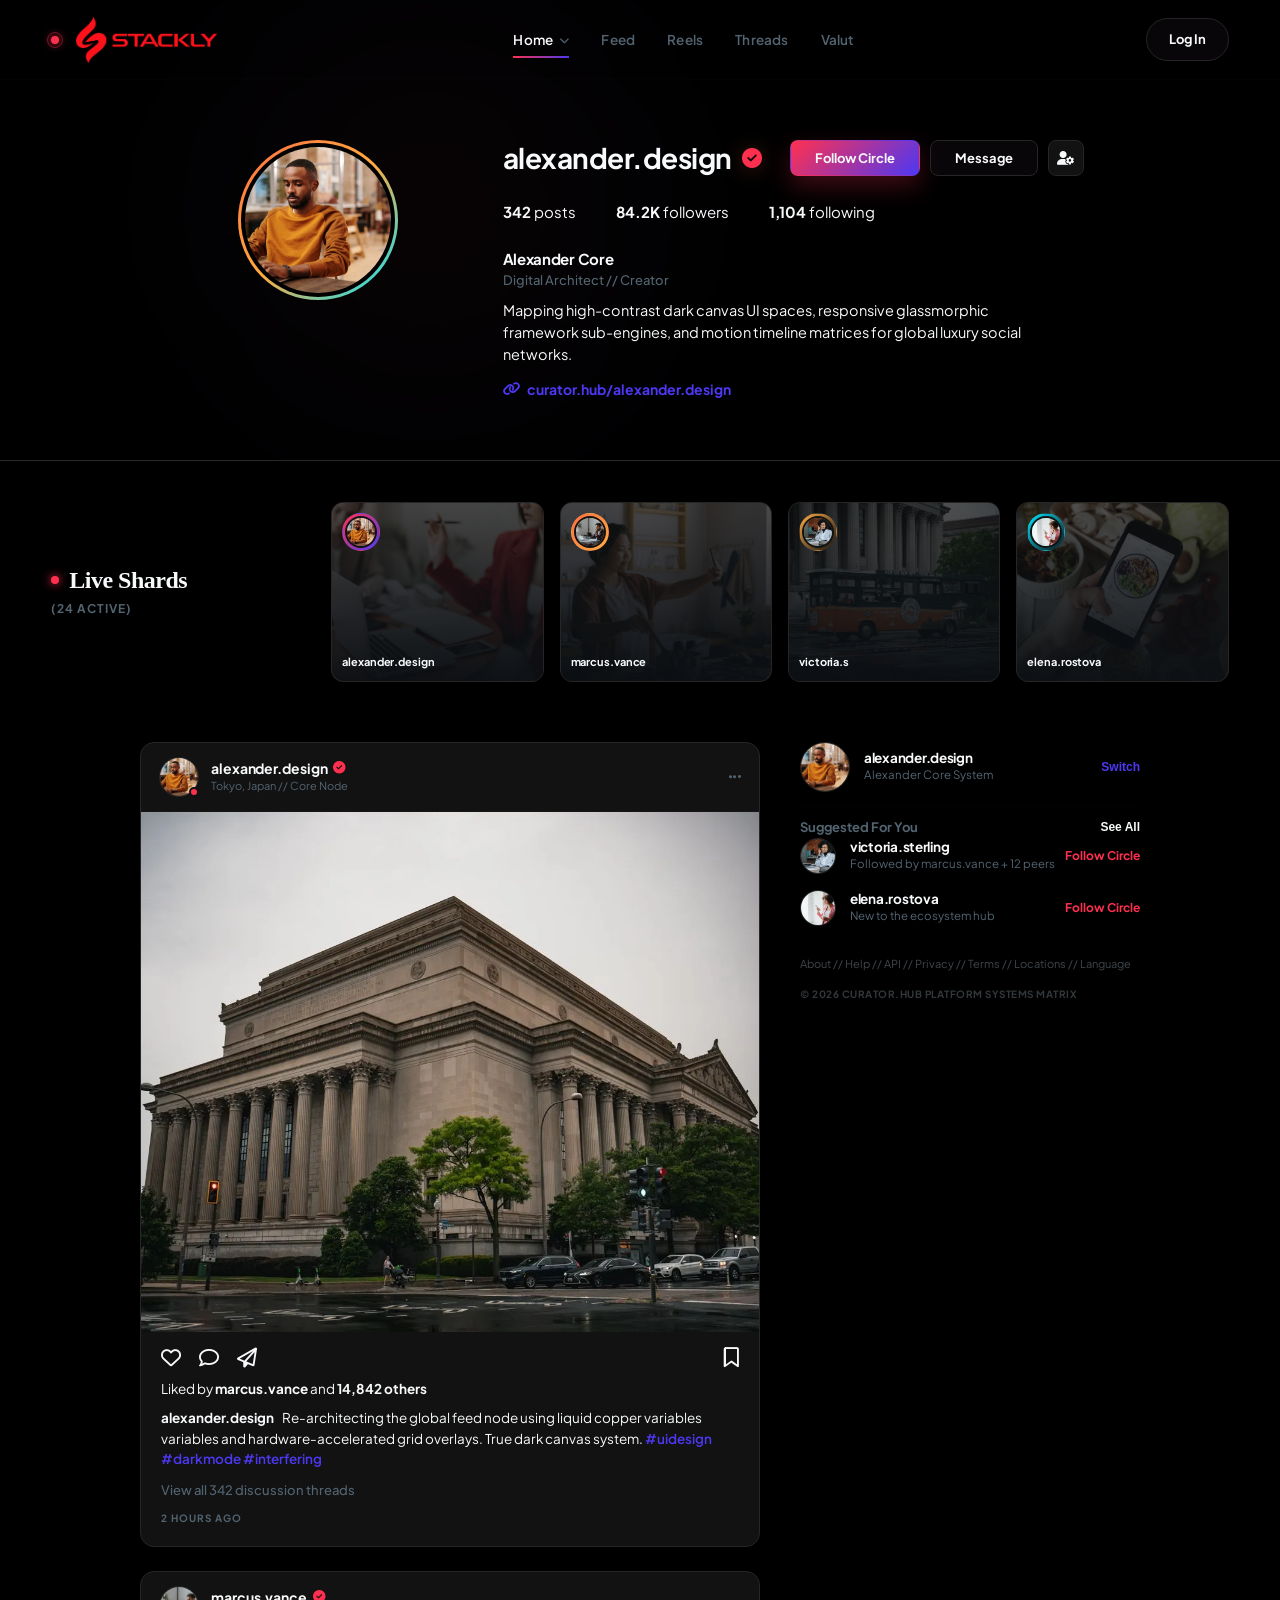
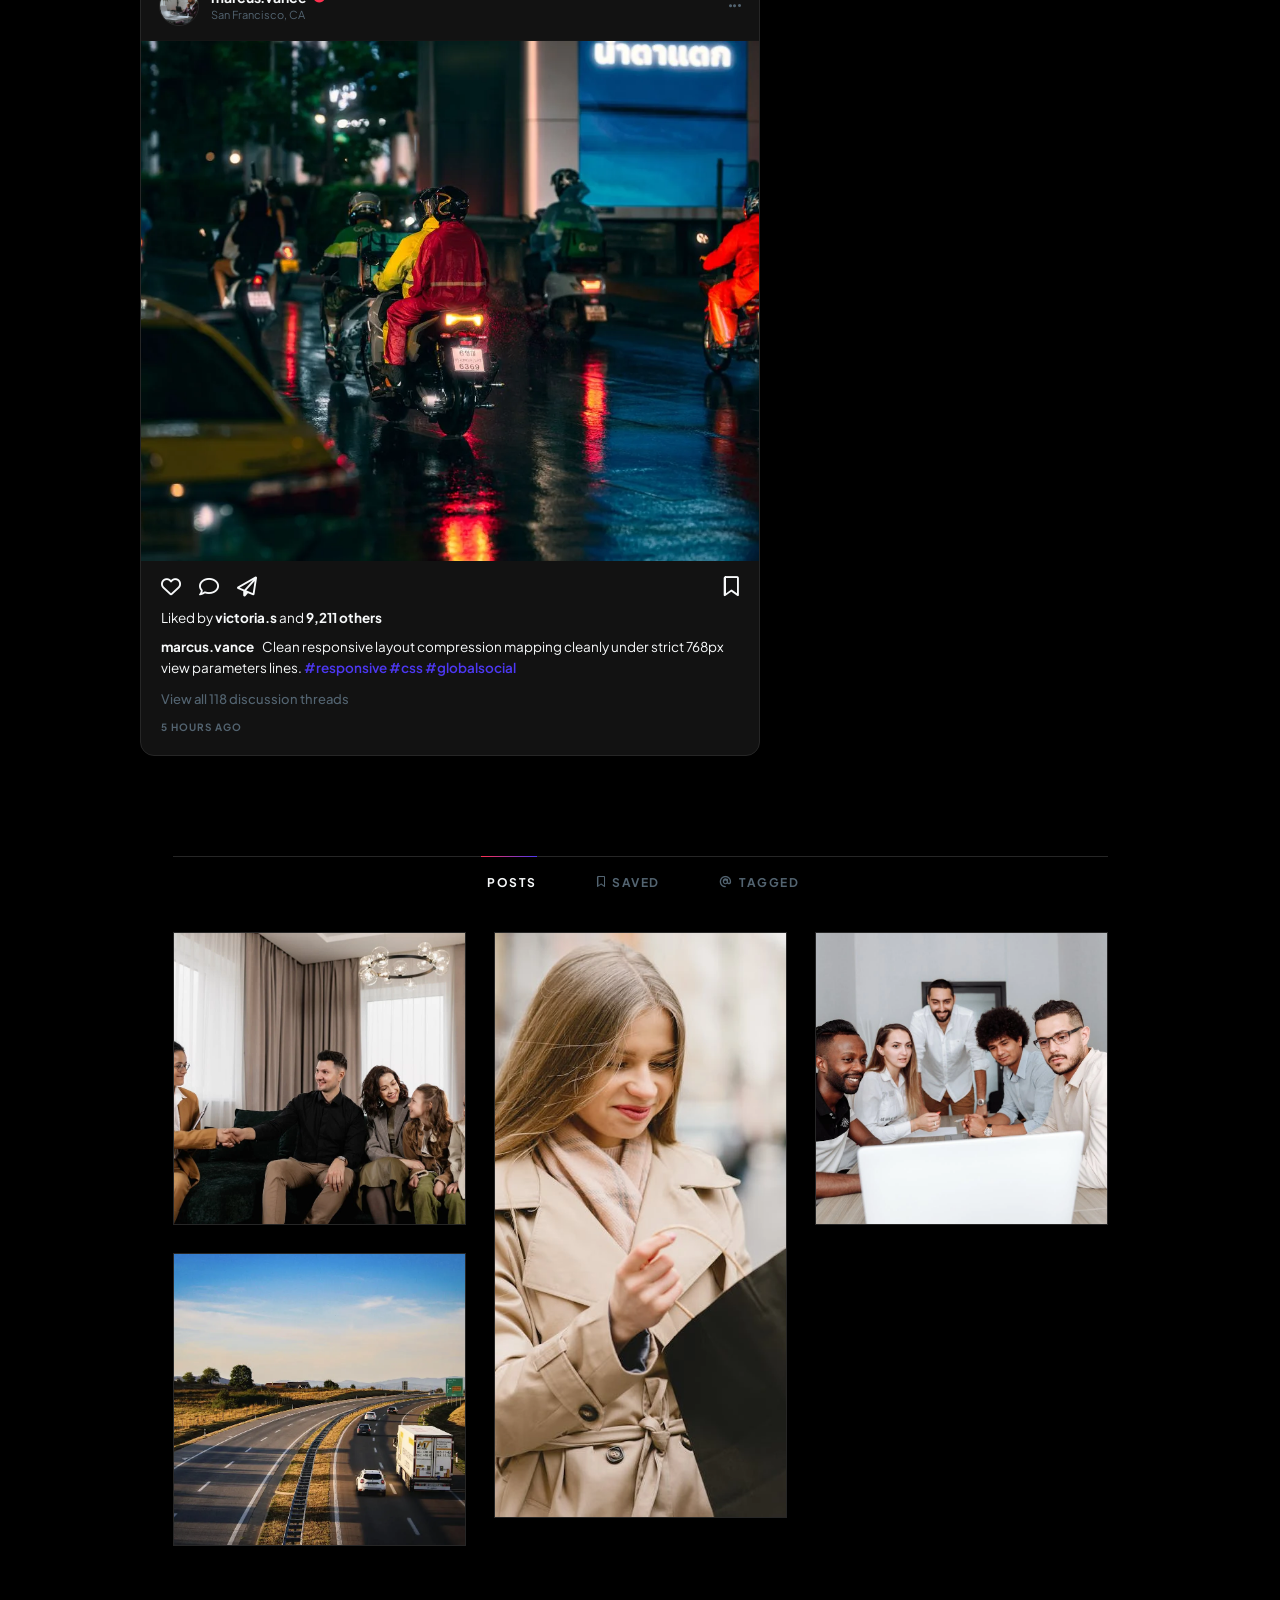
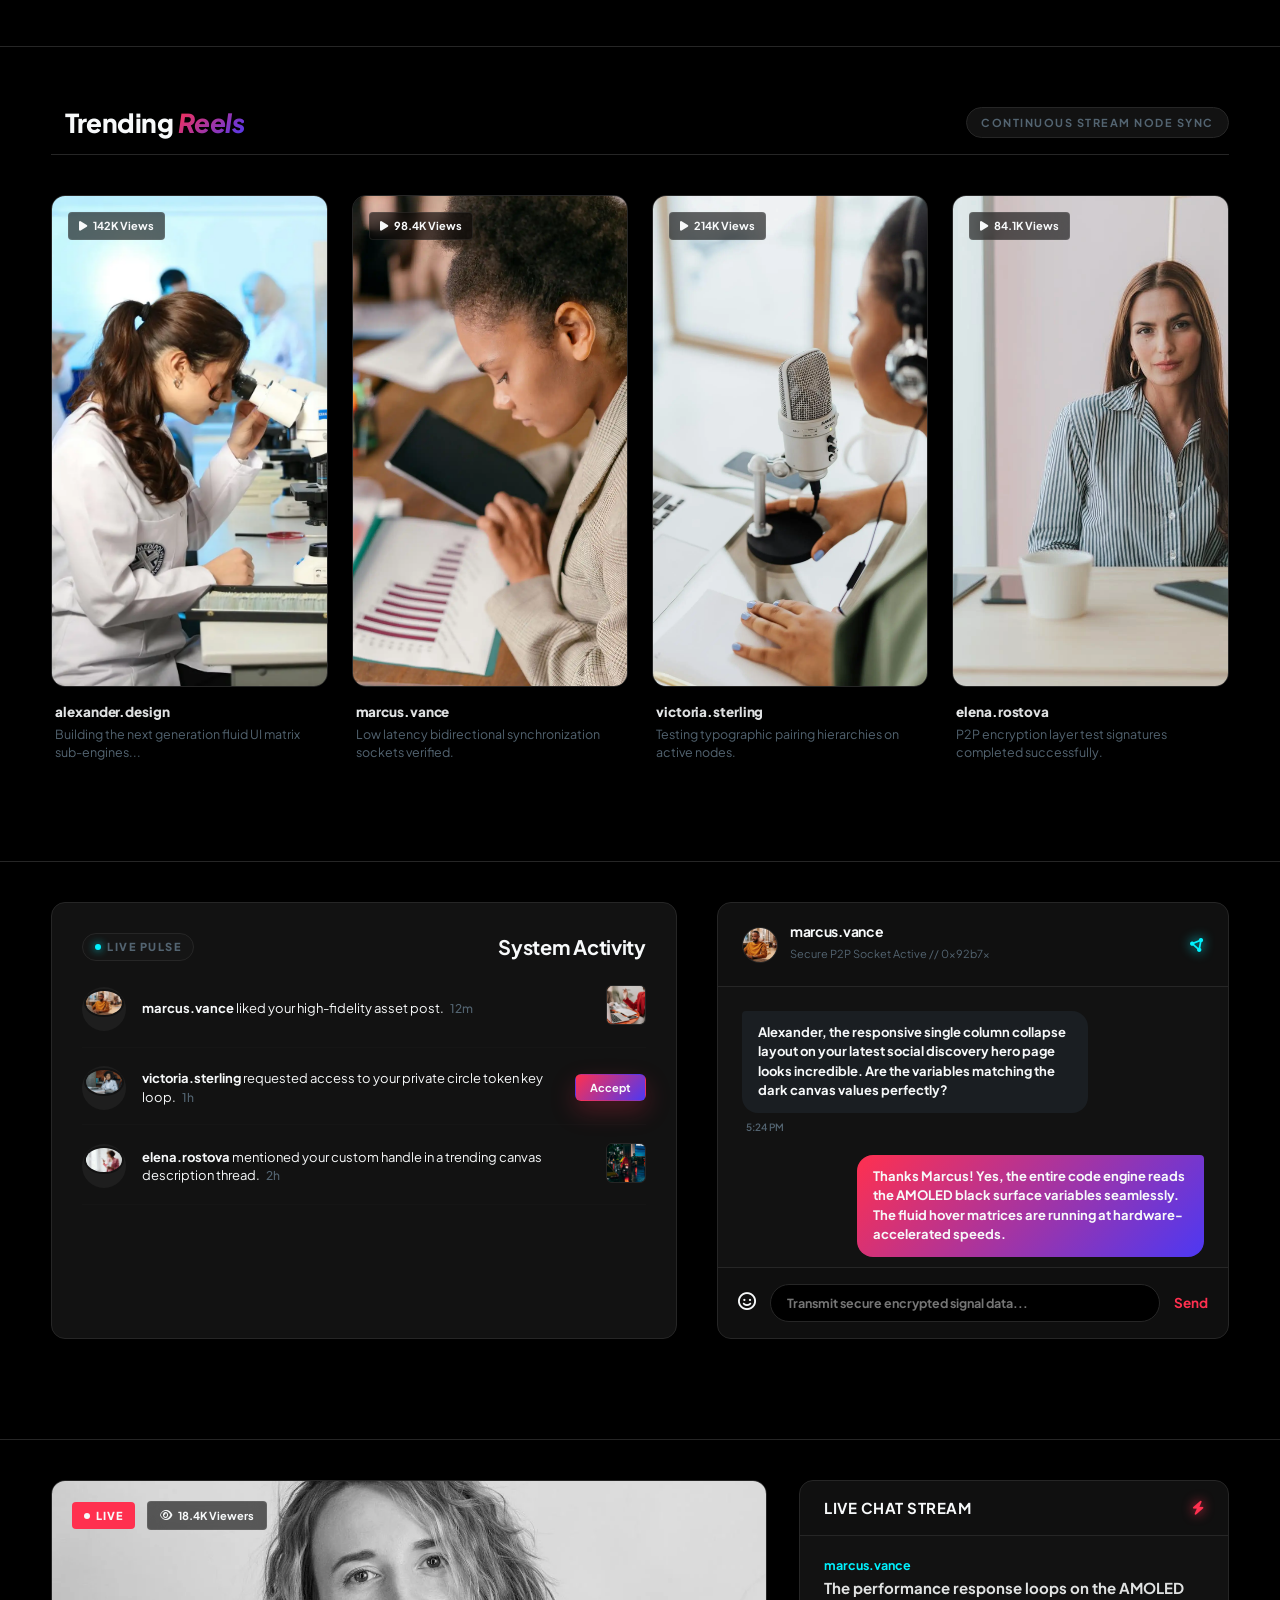
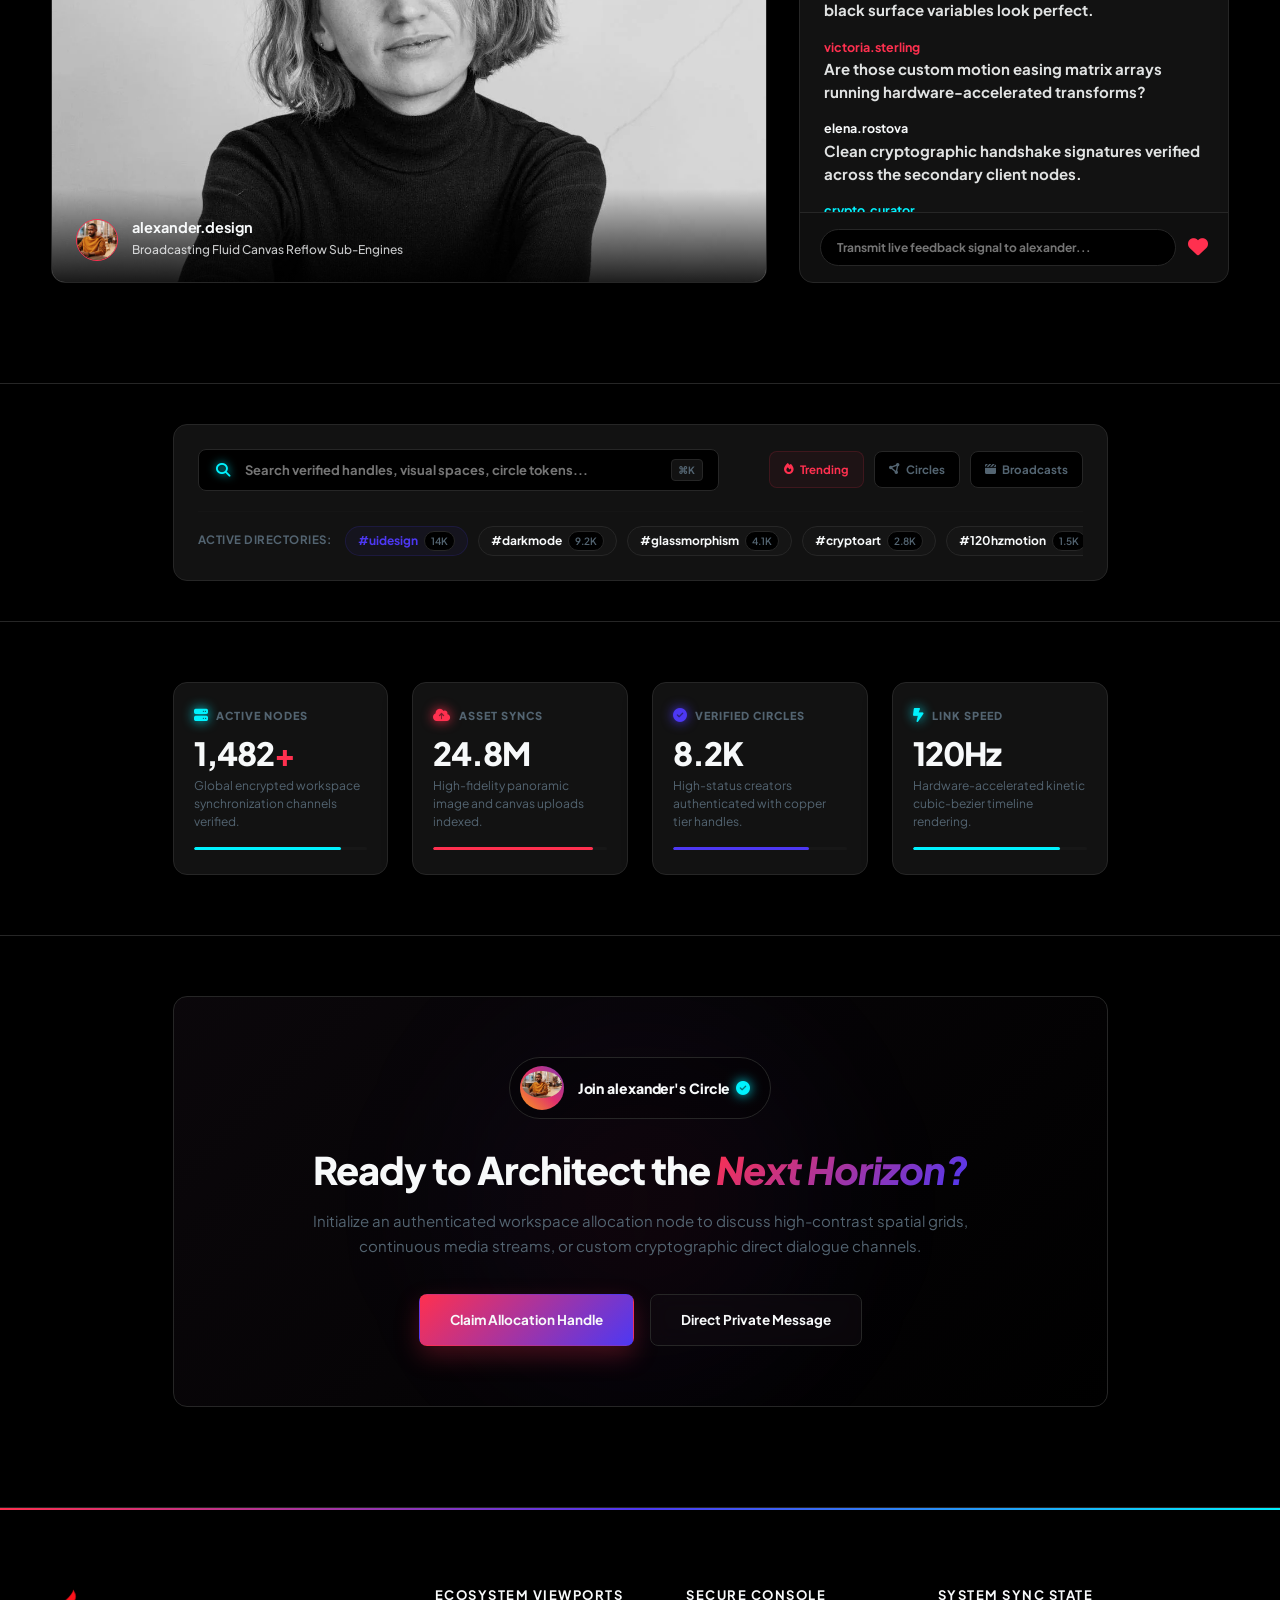
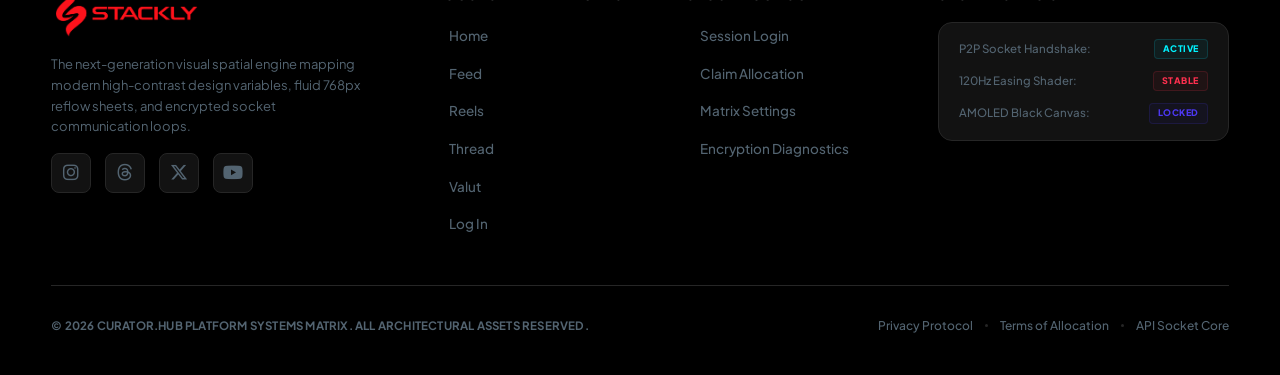
<file: index.html>
<!DOCTYPE html>
<html lang="en">

<head>
    <meta charset="UTF-8">
    <meta name="viewport" content="width=device-width, initial-scale=1.0">
    <title>Social Media</title>
    <link rel="icon" href="./assets/bg remove.webp">

    <link rel="stylesheet" href="style.css">
    <link rel="stylesheet" href="./root.css">

    <link href="https://fonts.googleapis.com/icon?family=Material+Icons" rel="stylesheet">
    <link rel="stylesheet" href="https://cdnjs.cloudflare.com/ajax/libs/font-awesome/6.5.1/css/all.min.css">

    <link href="https://unpkg.com/aos@2.3.4/dist/aos.css" rel="stylesheet">
</head>

<body>

    <header class="workspace-premium-navigation" id="globalHeader">
        <div class="nav-container-wrapper">

            <a href="./index.html" class="nav-branding-anchor">
                <div class="branding-logo-pulse"></div>
                <img src="./assets/dark red.webp" alt="Brand Logo" class="branding-logo" width="150px" height="50px">
            </a>

            <nav class="nav-navigation-menu-links-deck" id="navMenu">
                <ul class="nav-links-list">

                    <li class="nav-dropdown-item-container" id="homeDropdownContainer">
                        <a href="javascript:void(0);" class="nav-link-token active-link-route dropdown-trigger-bridge"
                            id="dropdownTrigger">
                            Home <i class="fa-solid fa-chevron-down dropdown-arrow-vector"></i>
                        </a>

                        <div class="nav-matrix-dropdown-panel" id="dropdownPanel">
                            <ul class="dropdown-text-stack">
                                <li><a href="./home 2/index.html">Home Style 2</a></li>
                            </ul>
                        </div>
                    </li>

                    <li><a href="feed.html" class="nav-link-token">Feed</a></li>
                    <li><a href="reels.html" class="nav-link-token">Reels</a></li>
                    <li><a href="thread.html" class="nav-link-token">Threads</a></li>
                    <li><a href="valut.html" class="nav-link-token">Valut</a></li>
                </ul>

                <div class="mobile-menu-utility-deck">
                    <a href="error.html" class="btn-social-base btn-app-primary mobile-menu-btn">
                        <span class="btn-content-track">Initialize Terminal</span>
                    </a>
                </div>
            </nav>

            <div class="nav-actions-deck">
                <a href="./home 2/log.html" class="btn-social-base btn-app-secondary nav-desktop-action-btn">
                    <span class="btn-content-track">Log In</span>
                </a>

                <button class="luxury-hamburger-trigger" id="hamburgerTrigger"
                    aria-label="Toggle Navigation Grid System" aria-expanded="false">
                    <span class="hamburger-meat-line bar-top"></span>
                    <span class="hamburger-meat-line bar-middle"></span>
                    <span class="hamburger-meat-line bar-bottom"></span>
                </button>
            </div>

        </div>
    </header>







    <!-- ULTRA-PREMIUM SOCIAL IDENTITY HERO CANOPY -->
    <section class="social-premium-hero-stage">
        <!-- Deep Atmospheric Backlighting Mesh Flare -->
        <div class="profile-hero-ambient-mesh"></div>

        <div class="hero-profile-layout-wrapper">
            <div class="profile-identity-canopy-grid" data-aos="fade-up" data-aos-duration="1200">

                <!-- Left Axis: Avatar Matrix Ring with Live Status Broadcast Aura -->
                <div class="profile-avatar-axis">
                    <div class="profile-avatar-story-halo active-story-gradient">
                        <div class="profile-avatar-black-gap">
                            <img src="./assets/m1.webp" alt="Primary Curator Identity"
                                class="profile-avatar-image-core">
                        </div>
                    </div>
                </div>

                <!-- Right Axis: Editorial Handles, Follow Triggers Matrix & Metrics Counters Grid -->
                <div class="profile-details-axis">

                    <!-- Row 1: Handle Badge Allocation & System Action Buttons Triggers -->
                    <div class="profile-handle-action-row">
                        <div class="profile-handle-title-group">
                            <h2>alexander.design</h2>
                            <i class="fa-solid fa-circle-check profile-verified-badge-copper"
                                aria-label="Verified Tier Curated Account"></i>
                        </div>

                        <div class="profile-action-buttons-deck">
                            <button class="btn-social-base btn-app-primary profile-follow-btn"
                                onclick="window.location.href='error.html'">Follow Circle</button>
                            <button class="btn-social-base btn-app-secondary profile-message-btn"
                                onclick="window.location.href='error.html'">Message</button>
                            <button class="profile-utility-square-btn" onclick="window.location.href='error.html'"
                                aria-label="View Additional Account Parameters"><i
                                    class="fa-solid fa-user-gear"></i></button>
                        </div>
                    </div>

                    <!-- Row 2: Performance Telemetry Numerical Metrics Counters -->
                    <div class="profile-telemetry-metrics-row">
                        <div class="metric-counter-cell">
                            <span><strong>342</strong> posts</span>
                        </div>
                        <div class="metric-counter-cell">
                            <span><strong>84.2K</strong> followers</span>
                        </div>
                        <div class="metric-counter-cell">
                            <span><strong>1,104</strong> following</span>
                        </div>
                    </div>

                    <!-- Row 3: Biography Copywriting & Custom Shared Resource URL Link -->
                    <div class="profile-bio-editorial-block">
                        <h1>Alexander Core</h1>
                        <span class="profile-category-tag-label">Digital Architect // Creator</span>
                        <p class="profile-bio-description-text">
                            Mapping high-contrast dark canvas UI spaces, responsive glassmorphic framework sub-engines,
                            and motion timeline matrices for global luxury social networks.
                        </p>
                        <a href="error.html" class="profile-anchor-hyperlink-token">
                            <i class="fa-solid fa-link"></i> curator.hub/alexander.design
                        </a>
                    </div>

                </div>

            </div>
        </div>
    </section>






    <!-- ULTRA-PREMIUM SOCIAL SHARD STORIES FEED CONTROLLER -->
    <section class="social-stories-matrix-stage">
        <div class="stories-layout-container">

            <!-- Left Axis Section Header: Minimal Live Tracker Label -->
            <div class="stories-tray-header" data-aos="fade-right" data-aos-duration="1000">
                <div class="live-signal-cluster">
                    <span class="live-beacon-dot"></span>
                    <h3>Live Shards</h3>
                </div>
                <span>(24 Active)</span>
            </div>

            <!-- Right Axis Slider Track: Horizontal Scrolling Stream Nodes Container -->
            <div class="stories-scroll-deck-track" data-aos="fade-left" data-aos-duration="1200">

                <!-- Shard Node 1: Primary User Active Broadcast Slot -->
                <div class="story-shard-card active-broadcast-state">
                    <div class="shard-image-mask">
                        <img src="./assets/post 1.webp" alt="Live Stream Viewport Frame"
                            class="shard-background-graphic">
                        <div class="shard-frosted-overlay-shutter"></div>
                    </div>
                    <div class="shard-identity-badge-group">
                        <div class="shard-avatar-ring">
                            <img src="./assets/m1.webp" alt="User Avatar Grid Node" class="shard-mini-avatar">
                        </div>
                        <span class="shard-profile-handle">alexander.design</span>
                    </div>
                </div>

                <!-- Shard Node 2: Secondary Followed Curator Node -->
                <div class="story-shard-card">
                    <div class="shard-image-mask">
                        <img src=".//assets/post 2.webp" alt="Live Stream Viewport Frame"
                            class="shard-background-graphic">
                        <div class="shard-frosted-overlay-shutter"></div>
                    </div>
                    <div class="shard-identity-badge-group">
                        <div class="shard-avatar-ring verified-ring-copper">
                            <img src="./assets/m7.webp" alt="User Avatar Grid Node" class="shard-mini-avatar">
                        </div>
                        <span class="shard-profile-handle">marcus.vance</span>
                    </div>
                </div>

                <!-- Shard Node 3: Third Followed Curator Node -->
                <div class="story-shard-card">
                    <div class="shard-image-mask">
                        <img src="./assets/post 3.webp" alt="Live Stream Viewport Frame"
                            class="shard-background-graphic">
                        <div class="shard-frosted-overlay-shutter"></div>
                    </div>
                    <div class="shard-identity-badge-group">
                        <div class="shard-avatar-ring verified-ring-amber">
                            <img src="./assets/w1.webp" alt="User Avatar Grid Node" class="shard-mini-avatar">
                        </div>
                        <span class="shard-profile-handle">victoria.s</span>
                    </div>
                </div>

                <!-- Shard Node 4: Fourth Followed Curator Node -->
                <div class="story-shard-card">
                    <div class="shard-image-mask">
                        <img src="./assets/post 4.webp" alt="Live Stream Viewport Frame"
                            class="shard-background-graphic">
                        <div class="shard-frosted-overlay-shutter"></div>
                    </div>
                    <div class="shard-identity-badge-group">
                        <div class="shard-avatar-ring verified-ring-cyan">
                            <img src="./assets/w2.webp" alt="User Avatar Grid Node" class="shard-mini-avatar">
                        </div>
                        <span class="shard-profile-handle">elena.rostova</span>
                    </div>
                </div>

            </div>

        </div>
    </section>










    <!-- ULTRA-PREMIUM SOCIAL CONTENT PLATFORM RUNWAY -->
    <section class="social-discovery-feed-stage">
        <div class="feed-layout-container">

            <!-- Left Column: Core High-Fidelity Instagram-Style Media Stream -->
            <div class="feed-stream-axis">

                <!-- Post Card Node 1 -->
                <article class="feed-instagram-card" data-aos="fade-up" data-aos-duration="1000">
                    <!-- Card Header: Profile Owner Identity Matrix -->
                    <div class="card-profile-header-row">
                        <div class="profile-identity-cell">
                            <div class="profile-avatar-shield">
                                <img src="./assets/m1.webp" alt="Alexander Design Avatar" class="profile-avatar-img">
                                <span class="avatar-live-beacon"></span>
                            </div>
                            <div class="profile-name-stack">
                                <div class="handle-badge-row">
                                    <h4>alexander.design</h4>
                                    <i class="fa-solid fa-circle-check verification-badge-copper"
                                        aria-label="Verified Curated Account"></i>
                                </div>
                                <span>Tokyo, Japan // Core Node</span>
                            </div>
                        </div>
                        <button class="card-utility-trigger" aria-label="More Options Link"
                            onclick="window.location.href='error.html'"><i class="fa-solid fa-ellipsis"></i></button>
                    </div>

                    <!-- Main Display Media Frame (Dual-Tap Interaction Layer) -->
                    <div class="card-media-canvas-frame" ondoubleclick="triggerHeartPop(this)">
                        <img src="./assets/post 6.webp" alt="High-Fidelity UI Interface Upload"
                            class="card-main-upload-graphic">
                        <div class="double-tap-heart-pop"><i class="fa-solid fa-heart"></i></div>
                    </div>

                    <!-- Card Interactivity Action Row Triggers Deck -->
                    <div class="card-actions-toolbar">
                        <div class="left-action-vectors">
                            <button class="vector-action-btn active-heart-toggle"
                                onclick="window.location.href='error.html'" aria-label="Like Post Vector"><i
                                    class="fa-regular fa-heart"></i></button>
                            <button class="vector-action-btn" aria-label="Open Discussion Tunnel"
                                onclick="window.location.href='error.html'"><i
                                    class="fa-regular fa-comment"></i></button>
                            <button class="vector-action-btn" aria-label="Forward Core Asset Route"
                                onclick="window.location.href='error.html'"><i
                                    class="fa-regular fa-paper-plane"></i></button>
                        </div>
                        <button class="vector-action-btn bookmark-toggle" onclick="window.location.href='error.html'"
                            aria-label="Collect Asset Token"><i class="fa-regular fa-bookmark"></i></button>
                    </div>

                    <!-- Card Informational Analytics & Description Blocks Stack -->
                    <div class="card-details-content-stack">
                        <span class="likes-metrics-counter">Liked by <strong>marcus.vance</strong> and <strong>14,842
                                others</strong></span>

                        <p class="card-caption-editorial-text">
                            <strong>alexander.design</strong> Re-architecting the global feed node using liquid copper
                            variables variables and hardware-accelerated grid overlays. True dark canvas system. <span
                                class="caption-tags-links">#uidesign #darkmode #interfering</span>
                        </p>

                        <button class="view-comments-facade-btn" onclick="window.location.href='error.html'">View all
                            342 discussion threads</button>
                        <span class="post-timestamp-tracker">2 HOURS AGO</span>
                    </div>
                </article>

                <!-- Post Card Node 2 -->
                <article class="feed-instagram-card" data-aos="fade-up" data-aos-duration="1000" data-aos-delay="100">
                    <div class="card-profile-header-row">
                        <div class="profile-identity-cell">
                            <div class="profile-avatar-shield">
                                <img src="./assets/m7.webp" alt="Marcus Vance Avatar" class="profile-avatar-img">
                            </div>
                            <div class="profile-name-stack">
                                <div class="handle-badge-row">
                                    <h4>marcus.vance</h4>
                                    <i class="fa-solid fa-circle-check verification-badge-copper"
                                        aria-label="Verified Architect Account"></i>
                                </div>
                                <span>San Francisco, CA</span>
                            </div>
                        </div>
                        <button class="card-utility-trigger" aria-label="More Options Link"
                            onclick="window.location.href='error.html'"><i class="fa-solid fa-ellipsis"></i></button>
                    </div>

                    <div class="card-media-canvas-frame" ondoubleclick="triggerHeartPop(this)">
                        <img src="./assets/post 7.webp" alt="Glass Framework Sub-Engine Upload"
                            class="card-main-upload-graphic">
                        <div class="double-tap-heart-pop"><i class="fa-solid fa-heart"></i></div>
                    </div>

                    <div class="card-actions-toolbar">
                        <div class="left-action-vectors">
                            <button class="vector-action-btn" onclick="window.location.href='error.html'"
                                aria-label="Like Post Vector"><i class="fa-regular fa-heart"></i></button>
                            <button class="vector-action-btn" aria-label="Open Discussion Tunnel"
                                onclick="window.location.href='error.html'"><i
                                    class="fa-regular fa-comment"></i></button>
                            <button class="vector-action-btn" aria-label="Forward Core Asset Route"
                                onclick="window.location.href='error.html'"><i
                                    class="fa-regular fa-paper-plane"></i></button>
                        </div>
                        <button class="vector-action-btn bookmark-toggle" onclick="window.location.href='error.html'"
                            aria-label="Collect Asset Token"><i class="fa-regular fa-bookmark"></i></button>
                    </div>

                    <div class="card-details-content-stack">
                        <span class="likes-metrics-counter">Liked by <strong>victoria.s</strong> and <strong>9,211
                                others</strong></span>
                        <p class="card-caption-editorial-text">
                            <strong>marcus.vance</strong> Clean responsive layout compression mapping cleanly under
                            strict 768px view parameters lines. <span class="caption-tags-links">#responsive #css
                                #globalsocial</span>
                        </p>
                        <button class="view-comments-facade-btn" onclick="window.location.href='error.html'">View all
                            118 discussion threads</button>
                        <span class="post-timestamp-tracker">5 HOURS AGO</span>
                    </div>
                </article>

            </div>

            <!-- Right Column: Premium Social Discovery Suggestions Sidebar (Hides on 768px Mobile) -->
            <aside class="feed-sidebar-suggestions-axis" data-aos="fade-left" data-aos-duration="1200"
                data-aos-delay="200">
                <div class="sidebar-sticky-enclosure">

                    <!-- Current Active Account User Anchor Card -->
                    <div class="sidebar-current-user-card">
                        <div class="user-identity-profile-cell">
                            <img src="./assets/m1.webp" alt="Your Active Profile Node" class="sidebar-user-avatar">
                            <div class="sidebar-user-name-stack">
                                <h4>alexander.design</h4>
                                <span>Alexander Core System</span>
                            </div>
                        </div>
                        <button class="sidebar-switch-trigger-btn"
                            onclick="window.location.href='error.html'">Switch</button>
                    </div>

                    <!-- Suggestions Panel Header Group Row -->
                    <div class="sidebar-suggestions-section-title">
                        <span>Suggested For You</span>
                        <button class="sidebar-see-all-trigger" onclick="window.location.href='error.html'">See
                            All</button>
                    </div>

                    <!-- Recommended Followers Loop Stack List -->
                    <div class="suggestions-users-list-stack">

                        <!-- Suggestion Loop Row 1 -->
                        <div class="suggested-user-row-cell">
                            <div class="user-identity-profile-cell">
                                <img src="./assets/w1.webp" alt="Suggested User Node"
                                    class="sidebar-user-avatar mini-avatar-modifier">
                                <div class="sidebar-user-name-stack">
                                    <h4>victoria.sterling</h4>
                                    <span>Followed by marcus.vance + 12 peers</span>
                                </div>
                            </div>
                            <button class="sidebar-follow-trigger-action"
                                onclick="window.location.href='error.html'">Follow Circle</button>
                        </div>

                        <!-- Suggestion Loop Row 2 -->
                        <div class="suggested-user-row-cell">
                            <div class="user-identity-profile-cell">
                                <img src="./assets/w2.webp" alt="Suggested User Node"
                                    class="sidebar-user-avatar mini-avatar-modifier">
                                <div class="sidebar-user-name-stack">
                                    <h4>elena.rostova</h4>
                                    <span>New to the ecosystem hub</span>
                                </div>
                            </div>
                            <button class="sidebar-follow-trigger-action"
                                onclick="window.location.href='error.html'">Follow Circle</button>
                        </div>

                    </div>

                    <!-- Premium Platform Footer Meta Legals Array -->
                    <footer class="sidebar-platform-minimal-footer">
                        <p>About // Help // API // Privacy // Terms // Locations // Language</p>
                        <span>© 2026 CURATOR.HUB PLATFORM SYSTEMS MATRIX</span>
                    </footer>

                </div>
            </aside>

        </div>
    </section>










    <!-- ULTRA-PREMIUM PORTFOLIO FEED EXPLORE & GRID SYSTEM -->
    <section class="social-explore-grid-stage">
        <div class="explore-layout-container">

            <!-- Module 1: Premium Segmented Switcher Rails Bar Links -->
            <div class="explore-navigation-switcher" data-aos="fade-up" data-aos-duration="1000">
                <div class="switcher-links-track">
                    <button class="switcher-tab-btn active-tab-token"><i class="fa-solid fa-grid"></i> POSTS</button>
                    <button class="switcher-tab-btn"><i class="fa-regular fa-bookmark"></i> SAVED</button>
                    <button class="switcher-tab-btn"><i class="fa-solid fa-at"></i> TAGGED</button>
                </div>
            </div>

            <!-- Module 2: High-Fidelity Asymmetrical Explore Mosaic Grid -->
            <div class="explore-mosaic-grid-track">

                <!-- Grid Shard 1: Standard Square Asset Capture Box -->
                <div class="mosaic-asset-card" data-aos="fade-up" data-aos-duration="1000" data-aos-delay="100">
                    <div class="mosaic-image-shield">
                        <img src="./assets/3.webp" alt="High-Contrast Interface Node Upload"
                            class="mosaic-main-graphic">
                        <!-- Premium Interactive Hover Count Mask Overlay Layer -->
                        <div class="mosaic-interaction-mask">
                            <div class="mask-metrics-row">
                                <span><i class="fa-solid fa-heart"></i> 4.2K</span>
                                <span><i class="fa-solid fa-comment"></i> 184</span>
                            </div>
                        </div>
                    </div>
                </div>

                <!-- Grid Shard 2: Tall Asymmetrical Monolithic Feature Capture (Desktop Double Height) -->
                <div class="mosaic-asset-card feature-tall-node" data-aos="fade-up" data-aos-duration="1000"
                    data-aos-delay="200">
                    <div class="mosaic-image-shield">
                        <img src="./assets/essen 3.webp" alt="Cinematic Copper Flow Sub-Engine Interface"
                            class="mosaic-main-graphic">
                        <div class="mosaic-interaction-mask">
                            <div class="mask-metrics-row">
                                <span><i class="fa-solid fa-heart"></i> 12.8K</span>
                                <span><i class="fa-solid fa-comment"></i> 412</span>
                            </div>
                        </div>
                    </div>
                </div>

                <!-- Grid Shard 3: Standard Square Asset Capture Box -->
                <div class="mosaic-asset-card" data-aos="fade-up" data-aos-duration="1000" data-aos-delay="300">
                    <div class="mosaic-image-shield">
                        <img src="./assets/IT solutions.webp" alt="Glass Framework Schema Layout Node"
                            class="mosaic-main-graphic">
                        <div class="mosaic-interaction-mask">
                            <div class="mask-metrics-row">
                                <span><i class="fa-solid fa-heart"></i> 3.1K</span>
                                <span><i class="fa-solid fa-comment"></i> 96</span>
                            </div>
                        </div>
                    </div>
                </div>

                <!-- Grid Shard 4: Standard Square Asset Capture Box -->
                <div class="mosaic-asset-card" data-aos="fade-up" data-aos-duration="1000" data-aos-delay="400">
                    <div class="mosaic-image-shield">
                        <img src="./assets/img 2.webp" alt="Decentralized Metric Telemetry Visual Grid"
                            class="mosaic-main-graphic">
                        <div class="mosaic-interaction-mask">
                            <div class="mask-metrics-row">
                                <span><i class="fa-solid fa-heart"></i> 5.6K</span>
                                <span><i class="fa-solid fa-comment"></i> 223</span>
                            </div>
                        </div>
                    </div>
                </div>

            </div>

        </div>
    </section>








    <!-- ULTRA-PREMIUM MULTI-COLOR CONTENT REELS GATEWAY -->
    <section class="platform-reels-matrix-stage">
        <div class="reels-layout-container">

            <!-- Section Header Row: Minimal Telemetry Readouts -->
            <div class="reels-section-header" data-aos="fade-up" data-aos-duration="1000">
                <div class="reels-title-cluster">
                    <i class="fa-solid fa-clapperboard-play reels-icon-vector"></i>
                    <h2>Trending <span>Reels</span></h2>
                </div>
                <span class="reels-live-counter-tag">Continuous Stream Node Sync</span>
            </div>

            <!-- Reels Cards Track Grid Runway -->
            <div class="reels-cards-grid-runway">

                <!-- Reel Asset 1 -->
                <div class="reel-video-card-node" data-aos="fade-up" data-aos-duration="1000" data-aos-delay="100">
                    <div class="reel-media-viewport-shield">
                        <img src="./assets/hero 2.webp" alt="Spatial Interface Design Motion"
                            class="reel-fallback-cover">

                        <!-- Dynamic Live View Count Badge Overlay -->
                        <div class="reel-upper-meta-pill">
                            <i class="fa-solid fa-play"></i> 142K Views
                        </div>

                        <!-- Premium Interaction Mask (Electric Neon Rose Accent) -->
                        <div class="reel-hover-interaction-shutter">
                            <div class="reel-metrics-interaction-stack">
                                <span><i class="fa-solid fa-heart color-rose-trigger"></i> 22.4K</span>
                                <span><i class="fa-solid fa-comment color-cyan-trigger"></i> 842</span>
                            </div>
                        </div>
                    </div>
                    <div class="reel-profile-footer-identity">
                        <strong>alexander.design</strong>
                        <p>Building the next generation fluid UI matrix sub-engines...</p>
                    </div>
                </div>

                <!-- Reel Asset 2 -->
                <div class="reel-video-card-node" data-aos="fade-up" data-aos-duration="1000" data-aos-delay="200">
                    <div class="reel-media-viewport-shield">
                        <img src="./assets/case study 2.webp" alt="Hardware Accelerated Core Script"
                            class="reel-fallback-cover">
                        <div class="reel-upper-meta-pill">
                            <i class="fa-solid fa-play"></i> 98.4K Views
                        </div>
                        <div class="reel-hover-interaction-shutter">
                            <div class="reel-metrics-interaction-stack">
                                <span><i class="fa-solid fa-heart color-rose-trigger"></i> 11.2K</span>
                                <span><i class="fa-solid fa-comment color-cyan-trigger"></i> 341</span>
                            </div>
                        </div>
                    </div>
                    <div class="reel-profile-footer-identity">
                        <strong>marcus.vance</strong>
                        <p>Low latency bidirectional synchronization sockets verified.</p>
                    </div>
                </div>

                <!-- Reel Asset 3 -->
                <div class="reel-video-card-node" data-aos="fade-up" data-aos-duration="1000" data-aos-delay="300">
                    <div class="reel-media-viewport-shield">
                        <img src="./assets/podcast 1.webp" alt="AMOLED Black Display Depth" class="reel-fallback-cover">
                        <div class="reel-upper-meta-pill">
                            <i class="fa-solid fa-play"></i> 214K Views
                        </div>
                        <div class="reel-hover-interaction-shutter">
                            <div class="reel-metrics-interaction-stack">
                                <span><i class="fa-solid fa-heart color-rose-trigger"></i> 42.9K</span>
                                <span><i class="fa-solid fa-comment color-cyan-trigger"></i> 1,204</span>
                            </div>
                        </div>
                    </div>
                    <div class="reel-profile-footer-identity">
                        <strong>victoria.sterling</strong>
                        <p>Testing typographic pairing hierarchies on active nodes.</p>
                    </div>
                </div>

                <!-- Reel Asset 4 -->
                <div class="reel-video-card-node" data-aos="fade-up" data-aos-duration="1000" data-aos-delay="400">
                    <div class="reel-media-viewport-shield">
                        <img src="./assets/w5.webp" alt="Cyan Pop UI Highlights" class="reel-fallback-cover">
                        <div class="reel-upper-meta-pill">
                            <i class="fa-solid fa-play"></i> 84.1K Views
                        </div>
                        <div class="reel-hover-interaction-shutter">
                            <div class="reel-metrics-interaction-stack">
                                <span><i class="fa-solid fa-heart color-rose-trigger"></i> 9.8K</span>
                                <span><i class="fa-solid fa-comment color-cyan-trigger"></i> 192</span>
                            </div>
                        </div>
                    </div>
                    <div class="reel-profile-footer-identity">
                        <strong>elena.rostova</strong>
                        <p>P2P encryption layer test signatures completed successfully.</p>
                    </div>
                </div>

            </div>

        </div>
    </section>








    <!-- ULTRA-PREMIUM DIRECT CHAT TUNNEL & ACTIVITY LEDGER STAGE -->
    <section class="platform-dialogue-ledger-stage">
        <div class="dialogue-layout-container">

            <!-- Left Axis Column: Live Interaction & Activity Notifications Feed -->
            <div class="activity-ledger-deck" data-aos="fade-right" data-aos-duration="1000">
                <div class="ledger-panel-header">
                    <span class="ledger-micro-pill"><span class="pulse-cyan-beacon"></span> Live Pulse</span>
                    <h3>System Activity</h3>
                </div>

                <div class="activity-notifications-stack">

                    <!-- Notification Node 1: Like Alert -->
                    <div class="activity-notification-row">
                        <div class="notifier-avatar-frame active-story-gradient">
                            <div class="avatar-black-gap">
                                <img src="./assets/m1.webp" alt="Marcus Vance Profile" class="notifier-mini-img">
                            </div>
                        </div>
                        <div class="notification-text-details">
                            <p><strong>marcus.vance</strong> liked your high-fidelity asset post. <span
                                    class="notification-time-label">12m</span></p>
                        </div>
                        <div class="notification-action-preview">
                            <img src="./assets/post 1.webp" alt="Liked Post Element Asset"
                                class="preview-target-graphic">
                        </div>
                    </div>

                    <!-- Notification Node 2: Follow Alert -->
                    <div class="activity-notification-row">
                        <div class="notifier-avatar-frame">
                            <div class="avatar-black-gap">
                                <img src="./assets/w1.webp" alt="Victoria Sterling Profile" class="notifier-mini-img">
                            </div>
                        </div>
                        <div class="notification-text-details">
                            <p><strong>victoria.sterling</strong> requested access to your private circle token key
                                loop. <span class="notification-time-label">1h</span></p>
                        </div>
                        <div class="notification-action-preview">
                            <button class="btn-social-base btn-app-primary ledger-inline-btn"
                                onclick="window.location.href='error.html'">Accept</button>
                        </div>
                    </div>

                    <!-- Notification Node 3: Mention Alert -->
                    <div class="activity-notification-row">
                        <div class="notifier-avatar-frame active-story-gradient">
                            <div class="avatar-black-gap">
                                <img src="./assets/w2.webp" alt="Elena Rostova Profile" class="notifier-mini-img">
                            </div>
                        </div>
                        <div class="notification-text-details">
                            <p><strong>elena.rostova</strong> mentioned your custom handle in a trending canvas
                                description thread. <span class="notification-time-label">2h</span></p>
                        </div>
                        <div class="notification-action-preview">
                            <img src="./assets/post 7.webp" alt="Mentioned Post Element Asset"
                                class="preview-target-graphic">
                        </div>
                    </div>

                </div>
            </div>

            <!-- Right Axis Column: Direct Encrypted Messaging Console Facade -->
            <div class="direct-chat-tunnel-deck" data-aos="fade-left" data-aos-duration="1000" data-aos-delay="200">
                <div class="chat-panel-header">
                    <div class="chat-user-target-title">
                        <img src="./assets/m1.webp" alt="Active Chat Companion" class="chat-header-avatar">
                        <div class="chat-companion-name-stack">
                            <h4>marcus.vance</h4>
                            <span>Secure P2P Socket Active // 0x92b7x</span>
                        </div>
                    </div>
                    <i class="fa-solid fa-circle-nodes network-status-icon-cyan"></i>
                </div>

                <!-- Scrollable Message Bubble Window Shell Grid -->
                <div class="chat-message-viewport-canvas">

                    <!-- Incoming Bubble -->
                    <div class="message-bubble-row companion-bubble-type">
                        <p class="message-text-content">
                            Alexander, the responsive single column collapse layout on your latest social discovery hero
                            page looks incredible. Are the variables matching the dark canvas values perfectly?
                        </p>
                        <span class="message-timestamp-label">5:24 PM</span>
                    </div>

                    <!-- Outgoing Bubble -->
                    <div class="message-bubble-row master-user-bubble-type">
                        <p class="message-text-content">
                            Thanks Marcus! Yes, the entire code engine reads the AMOLED black surface variables
                            seamlessly. The fluid hover matrices are running at hardware-accelerated speeds.
                        </p>
                        <span class="message-timestamp-label">5:26 PM</span>
                    </div>

                    <!-- Incoming Bubble -->
                    <div class="message-bubble-row companion-bubble-type">
                        <p class="message-text-content">
                            Outstanding. Pushing your new asset layout route to our global production node sync now.
                            Keep up the high-contrast work.
                        </p>
                        <span class="message-timestamp-label">5:27 PM</span>
                    </div>

                </div>

                <!-- Chat Lower Interactive Text Field Form Input Bar -->
                <form class="chat-input-toolbar-row" action="error.html" method="GET">
                    <!-- Changed to type="button" so the emoji picker button doesn't accidentally submit the form -->
                    <button type="button" class="chat-toolbar-vector-btn" onclick="window.location.href='error.html'"><i
                            class="fa-regular fa-face-smile"></i></button>

                    <input type="text" class="chat-facade-text-input"
                        placeholder="Transmit secure encrypted signal data..." required>

                    <!-- This button naturally submits the form and triggers the "required" validation alert if empty -->
                    <button type="submit" class="chat-transmit-action-btn">Send</button>
                </form>
            </div>

        </div>
    </section>









    <!-- ULTRA-PREMIUM BROADCAST THEATER & STREAM ENGINE STAGE -->
    <section class="platform-broadcast-theater-stage">
        <div class="theater-layout-container">

            <!-- Left Axis Column: Primary Cinema-Ratio Live Viewport Screen -->
            <div class="theater-monitor-deck" data-aos="fade-right" data-aos-duration="1200">
                <div class="monitor-video-viewport">
                    <!-- Fallback High-Fidelity Asset Media Backdrop -->
                    <img src="./assets/w10.webp" alt="Live Spatial Interface Stream Showcase"
                        class="monitor-stream-graphic">

                    <!-- Floating Shutter Tags Group Array Overlays -->
                    <div class="monitor-upper-control-row">
                        <span class="live-indicator-pill"><span class="pulse-beacon-rose"></span> LIVE</span>
                        <span class="viewer-count-pill"><i class="fa-regular fa-eye"></i> 18.4K Viewers</span>
                    </div>

                    <div class="monitor-lower-metadata-overlay">
                        <div class="broadcaster-profile-identity">
                            <img src="./assets/m1.webp" alt="Alexander Core Avatar" class="broadcaster-mini-avatar">
                            <div class="broadcaster-meta-stack">
                                <h4>alexander.design</h4>
                                <span>Broadcasting Fluid Canvas Reflow Sub-Engines</span>
                            </div>
                        </div>
                    </div>
                </div>
            </div>

            <!-- Right Axis Column: Real-Time Stream Chat Matrix & Engagement Metrics Ledger -->
            <div class="theater-chat-ledger-deck" data-aos="fade-left" data-aos-duration="1200" data-aos-delay="200">
                <div class="stream-ledger-header">
                    <h3>Live Chat Stream</h3>
                    <i class="fa-solid fa-bolt network-pulse-icon-rose" aria-label="120Hz Socket Sync Active"></i>
                </div>

                <!-- Scrollable Live Audience Message Stream Window -->
                <div class="stream-messages-viewport-scroller">

                    <!-- Chat Row 1 -->
                    <div class="stream-comment-row">
                        <strong class="commenter-handle color-cyan-text">marcus.vance</strong>
                        <p class="comment-body-text">The performance response loops on the AMOLED black surface
                            variables look perfect.</p>
                    </div>

                    <!-- Chat Row 2 -->
                    <div class="stream-comment-row">
                        <strong class="commenter-handle color-rose-text">victoria.sterling</strong>
                        <p class="comment-body-text">Are those custom motion easing matrix arrays running
                            hardware-accelerated transforms?</p>
                    </div>

                    <!-- Chat Row 3 -->
                    <div class="stream-comment-row">
                        <strong class="commenter-handle">elena.rostova</strong>
                        <p class="comment-body-text">Clean cryptographic handshake signatures verified across the
                            secondary client nodes.</p>
                    </div>

                    <!-- Chat Row 4 -->
                    <div class="stream-comment-row">
                        <strong class="commenter-handle color-cyan-text">crypto.curator</strong>
                        <p class="comment-body-text">The multi-color token distribution scales beautifully on high-end
                            displays!</p>
                    </div>

                </div>

                <!-- Bottom Interactive Emoji & Facade Signal Transmit Form Input Bar -->
                <form class="stream-input-toolbar-row" action="error.html" method="GET">
                    <input type="text" class="stream-facade-text-field"
                        placeholder="Transmit live feedback signal to alexander..." required>

                    <!-- Changing to type="submit" forces the browser to check the "required" input before navigating to error.html -->
                    <button type="submit" class="stream-heart-reaction-trigger-btn"
                        aria-label="Send Heart Reaction Pulse">
                        <i class="fa-solid fa-heart"></i>
                    </button>
                </form>
            </div>

        </div>
    </section>









    <!-- ULTRA-PREMIUM SOCIAL SEARCH TERMINAL & FILTER CANOPY -->
    <section class="platform-search-filter-canopy-stage">
        <div class="search-layout-wrapper">

            <!-- Central Filter Axis Hull Box Container -->
            <div class="search-terminal-focal-box" data-aos="fade-up" data-aos-duration="1200">

                <!-- Row 1: High-Contrast Search Input Bar Configuration -->
                <div class="search-input-bar-row">
                    <div class="search-field-frame-box">
                        <i class="fa-solid fa-magnifying-glass search-inner-icon-cyan"></i>
                        <input type="text" class="search-console-input-field"
                            placeholder="Search verified handles, visual spaces, circle tokens...">
                        <span class="search-hotkey-badge-hint">⌘K</span>
                    </div>

                    <div class="search-filter-toggles-group">
                        <button class="filter-action-toggle-btn active-filter-rose" onclick="window.location.href='error.html'"><i class="fa-solid fa-fire"></i>
                            Trending</button>
                        <button class="filter-action-toggle-btn" onclick="window.location.href='error.html'"><i class="fa-solid fa-circle-nodes"></i>
                            Circles</button>
                        <button class="filter-action-toggle-btn" onclick="window.location.href='error.html'"><i class="fa-solid fa-clapperboard"></i>
                            Broadcasts</button>
                    </div>
                </div>

                <!-- Row 2: Lower Horizontal Filtering Parameter Category Tags Stream -->
                <div class="search-tags-parameter-stream-row">
                    <span class="stream-descriptor-label">Active Directories:</span>
                    <div class="tags-overflow-scroll-track">
                        <a href="error.html" class="directory-tag-token link-active-blue">#uidesign <span
                                class="tag-live-count">14K</span></a>
                        <a href="error.html" class="directory-tag-token">#darkmode <span class="tag-live-count">9.2K</span></a>
                        <a href="error.html" class="directory-tag-token">#glassmorphism <span
                                class="tag-live-count">4.1K</span></a>
                        <a href="error.html" class="directory-tag-token">#cryptoart <span class="tag-live-count">2.8K</span></a>
                        <a href="error.html" class="directory-tag-token">#120hzmotion <span
                                class="tag-live-count">1.5K</span></a>
                    </div>
                </div>

            </div>

        </div>
    </section>









    <!-- ULTRA-PREMIUM SOCIAL GRID METRICS MILESTONE RUNWAY -->
    <section class="platform-milestone-pulse-stage">
        <div class="milestone-layout-wrapper">

            <!-- Symmetrical Numerical Dashboard Track -->
            <div class="milestone-counter-grid-rail" data-aos="fade-up" data-aos-duration="1200">

                <!-- Metric Block 1: Active Nodes -->
                <div class="milestone-counter-cell">
                    <div class="metric-icon-heading-row">
                        <i class="fa-solid fa-server color-cyan-marker"></i>
                        <span class="metric-live-signal-tag">Active Nodes</span>
                    </div>
                    <h3>1,482<span>+</span></h3>
                    <p>Global encrypted workspace synchronization channels verified.</p>
                    <div class="metric-indicator-bar-track">
                        <div class="metric-indicator-fill fill-cyan-glow"></div>
                    </div>
                </div>

                <!-- Metric Block 2: Total Asset Transmissions -->
                <div class="milestone-counter-cell">
                    <div class="metric-icon-heading-row">
                        <i class="fa-solid fa-cloud-arrow-up color-rose-marker"></i>
                        <span class="metric-live-signal-tag">Asset Syncs</span>
                    </div>
                    <h3>24.8M<span></span></h3>
                    <p>High-fidelity panoramic image and canvas uploads indexed.</p>
                    <div class="metric-indicator-bar-track">
                        <div class="metric-indicator-fill fill-rose-glow"></div>
                    </div>
                </div>

                <!-- Metric Block 3: Verification Allocation Tiers -->
                <div class="milestone-counter-cell">
                    <div class="metric-icon-heading-row">
                        <i class="fa-solid fa-circle-check color-blue-marker"></i>
                        <span class="metric-live-signal-tag">Verified Circles</span>
                    </div>
                    <h3>8.2K<span></span></h3>
                    <p>High-status creators authenticated with copper tier handles.</p>
                    <div class="metric-indicator-bar-track">
                        <div class="metric-indicator-fill fill-blue-glow"></div>
                    </div>
                </div>

                <!-- Metric Block 4: Processing Throughput Speed -->
                <div class="milestone-counter-cell">
                    <div class="metric-icon-heading-row">
                        <i class="fa-solid fa-bolt-lightning color-cyan-marker"></i>
                        <span class="metric-live-signal-tag">Link Speed</span>
                    </div>
                    <h3>120Hz<span></span></h3>
                    <p>Hardware-accelerated kinetic cubic-bezier timeline rendering.</p>
                    <div class="metric-indicator-bar-track">
                        <div class="metric-indicator-fill fill-cyan-glow"></div>
                    </div>
                </div>

            </div>

        </div>
    </section>








    <!-- ULTRA-PREMIUM MULTI-COLOR SOCIAL TRANSITION CTA -->
    <section class="platform-conversion-canopy-stage">
        <div class="cta-layout-wrapper">

            <!-- Frosted Glass Core Focal Box Container with Active Story Halo Overlay -->
            <div class="cta-focal-card" data-aos="zoom-in" data-aos-duration="1200">
                <!-- Hardware Accelerated Multi-Color Ambient Blur Flare -->
                <div class="cta-ambient-chromatic-mesh"></div>

                <div class="cta-content-structural-stack">

                    <!-- Interactive Profile Anchor Identity Layout -->
                    <div class="cta-avatar-handshake-row" data-aos="fade-up" data-aos-duration="1000"
                        data-aos-delay="100">
                        <div class="cta-story-halo-ring active-story-gradient">
                            <div class="avatar-black-gap">
                                <img src="./assets/m1.webp" alt="Alexander Core Avatar" class="cta-mini-avatar-img">
                            </div>
                        </div>
                        <div class="cta-handle-badge-cluster">
                            <h3>Join alexander's Circle</h3>
                            <i class="fa-solid fa-circle-check cta-verified-badge-cyan"
                                aria-label="Verified Tier Sync Channel Token"></i>
                        </div>
                    </div>

                    <h2 data-aos="fade-up" data-aos-duration="1000" data-aos-delay="200">
                        Ready to Architect the <span>Next Horizon?</span>
                    </h2>

                    <p data-aos="fade-up" data-aos-duration="1000" data-aos-delay="300">
                        Initialize an authenticated workspace allocation node to discuss high-contrast spatial grids,
                        continuous media streams, or custom cryptographic direct dialogue channels.
                    </p>

                    <!-- Dual Action Premium Trigger Buttons Deck -->
                    <div class="cta-buttons-actions-deck" data-aos="fade-up" data-aos-duration="1000"
                        data-aos-delay="400">
                        <a href="./error.html"
                            class="btn-social-base btn-app-primary cta-action-btn-primary">
                            <span class="btn-content-track">Claim Allocation Handle</span>
                        </a>
                        <a href="./error.html" class="btn-social-base btn-app-secondary cta-action-btn-secondary">
                            <span class="btn-content-track">Direct Private Message</span>
                        </a>
                    </div>

                </div>
            </div>

        </div>
    </section>









    <!-- ULTRA-PREMIUM GLOBAL SYSTEM FOOTER CONSOLE -->
    <footer class="platform-master-directory-footer" data-aos="fade-up" data-aos-duration="1200">
        <!-- Deep Vector Ambient Linear Border Line Accent -->
        <div class="footer-chromatic-top-bar"></div>

        <div class="footer-layout-container">
            <div class="footer-asymmetric-columns-grid">

                <div class="footer-meta-brand-cell">

                    <a href="./index.html" class="footer-branding-anchor">
                        <img src="./assets/dark red.webp" alt="Brand Logo" class="branding-logo" width="150px"
                            height="50px">
                    </a>

                    <p class="footer-brand-bio-copy">
                        The next-generation visual spatial engine mapping modern high-contrast design variables, fluid
                        768px reflow sheets, and encrypted socket communication loops.
                    </p>

                    <div class="footer-social-networks-deck">
                        <a href="error.html" class="social-vector-link rose-shutter-trigger"
                            aria-label="Connect via Instagram Platform">
                            <i class="fa-brands fa-instagram"></i>
                        </a>
                        <a href="error.html" class="social-vector-link blue-shutter-trigger"
                            aria-label="Connect via Threads Stream">
                            <i class="fa-brands fa-threads"></i>
                        </a>
                        <a href="error.html" class="social-vector-link cyan-shutter-trigger"
                            aria-label="Connect via X Channel">
                            <i class="fa-brands fa-x-twitter"></i>
                        </a>
                        <a href="error.html" class="social-vector-link rose-shutter-trigger"
                            aria-label="Connect via YouTube Broadcast">
                            <i class="fa-brands fa-youtube"></i>
                        </a>
                    </div>

                </div>

                <!-- Column 2: Platform Core Viewports Links Array -->
                <div class="footer-links-directory-cell">
                    <h5>Ecosystem Viewports</h5>
                    <ul class="directory-routing-links-list">
                        <li><a href="./index.html"><i class="fa-solid fa-chevron-right"></i> Home</a></li>
                        <li><a href="feed.html"><i class="fa-solid fa-chevron-right"></i> Feed</a></li>
                        <li><a href="reels.html"><i class="fa-solid fa-chevron-right"></i>Reels</a></li>
                        <li><a href="thread.html"><i class="fa-solid fa-chevron-right"></i> Thread</a></li>
                        <li><a href="valut.html"><i class="fa-solid fa-chevron-right"></i> Valut</a></li>
                        <li><a href="./home 2/log.html"><i class="fa-solid fa-chevron-right"></i> Log In</a></li>


                    </ul>
                </div>

                <!-- Column 3: Secure Terminal Utilities Links Array -->
                <div class="footer-links-directory-cell">
                    <h5>Secure Console</h5>
                    <ul class="directory-routing-links-list">
                        <li><a href="./error.html"><i class="fa-solid fa-chevron-right"></i> Session Login</a></li>
                        <li><a href="./error.html"><i class="fa-solid fa-chevron-right"></i> Claim
                                Allocation</a></li>
                        <li><a href="error.html"><i class="fa-solid fa-chevron-right"></i> Matrix Settings</a></li>
                        <li><a href="error.html"><i class="fa-solid fa-chevron-right"></i> Encryption Diagnostics</a>
                        </li>
                    </ul>
                </div>

                <!-- Column 4: Platform Sync Signals Status Block -->
                <div class="footer-telemetry-status-cell">
                    <h5>System Sync State</h5>
                    <div class="telemetry-status-card-box">
                        <div class="status-indicator-line-item">
                            <span class="status-label-text">P2P Socket Handshake:</span>
                            <span class="status-value-badge badge-active-cyan">ACTIVE</span>
                        </div>
                        <div class="status-indicator-line-item">
                            <span class="status-label-text">120Hz Easing Shader:</span>
                            <span class="status-value-badge badge-active-rose">STABLE</span>
                        </div>
                        <div class="status-indicator-line-item">
                            <span class="status-label-text">AMOLED Black Canvas:</span>
                            <span class="status-value-badge badge-active-blue">LOCKED</span>
                        </div>
                    </div>
                </div>

            </div>

            <!-- Lower Sub-Footer Legal & Operational Copyright Row -->
            <div class="footer-baseline-copyright-row">
                <p>© 2026 CURATOR.HUB PLATFORM SYSTEMS MATRIX. ALL ARCHITECTURAL ASSETS RESERVED.</p>
                <div class="footer-baseline-utility-anchors">
                    <a href="error.html">Privacy Protocol</a>
                    <span class="anchor-split-dot"></span>
                    <a href="error.html">Terms of Allocation</a>
                    <span class="anchor-split-dot"></span>
                    <a href="error.html">API Socket Core</a>
                </div>
            </div>

        </div>
    </footer>







    <script src="script.js"></script>

    <script src="https://unpkg.com/aos@2.3.4/dist/aos.js"></script>

    <script>
        AOS.init({
            duration: 900,
            easing: 'ease-in-out',
            once: true,
        });

        // data-aos="fade-up"
        // fade-up, fade-down, fade-left, fade-right, zoom-in,	slide-up, flip-left	

    </script>


</body>

</html>
</file>
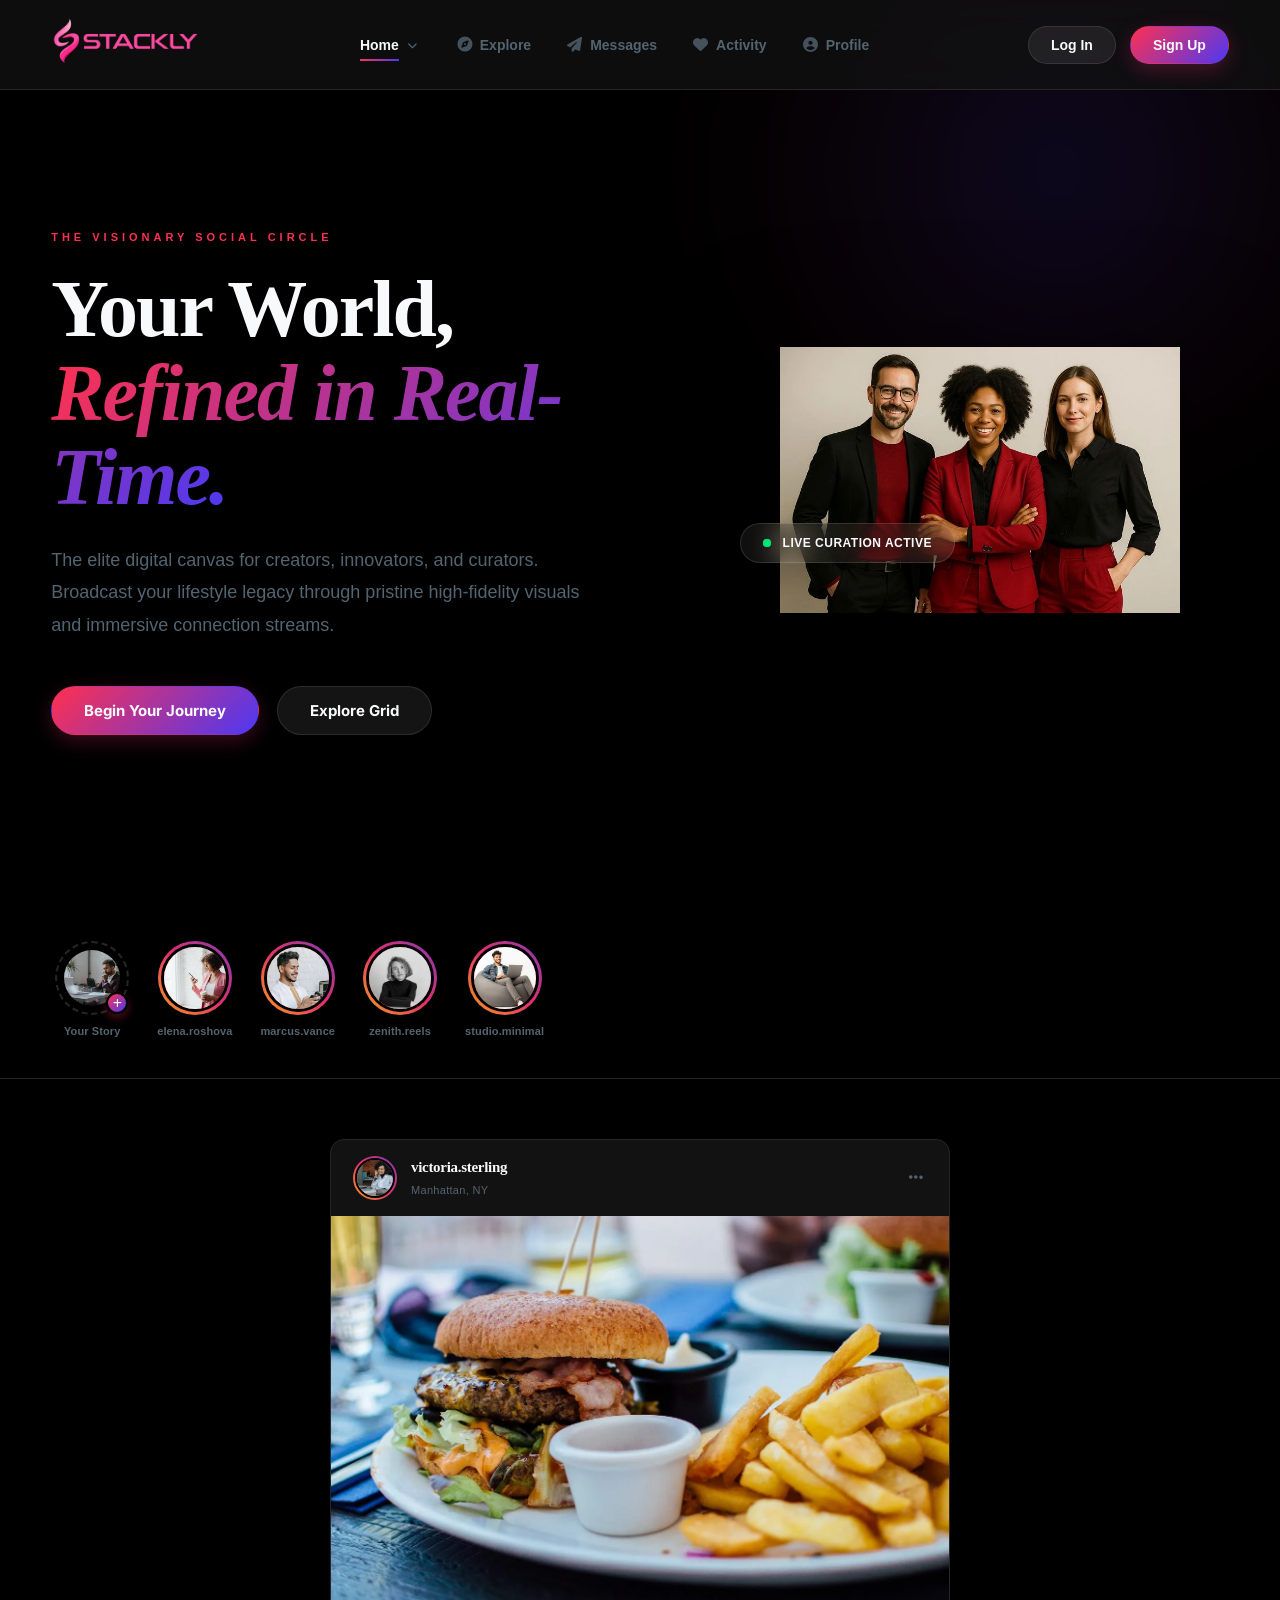
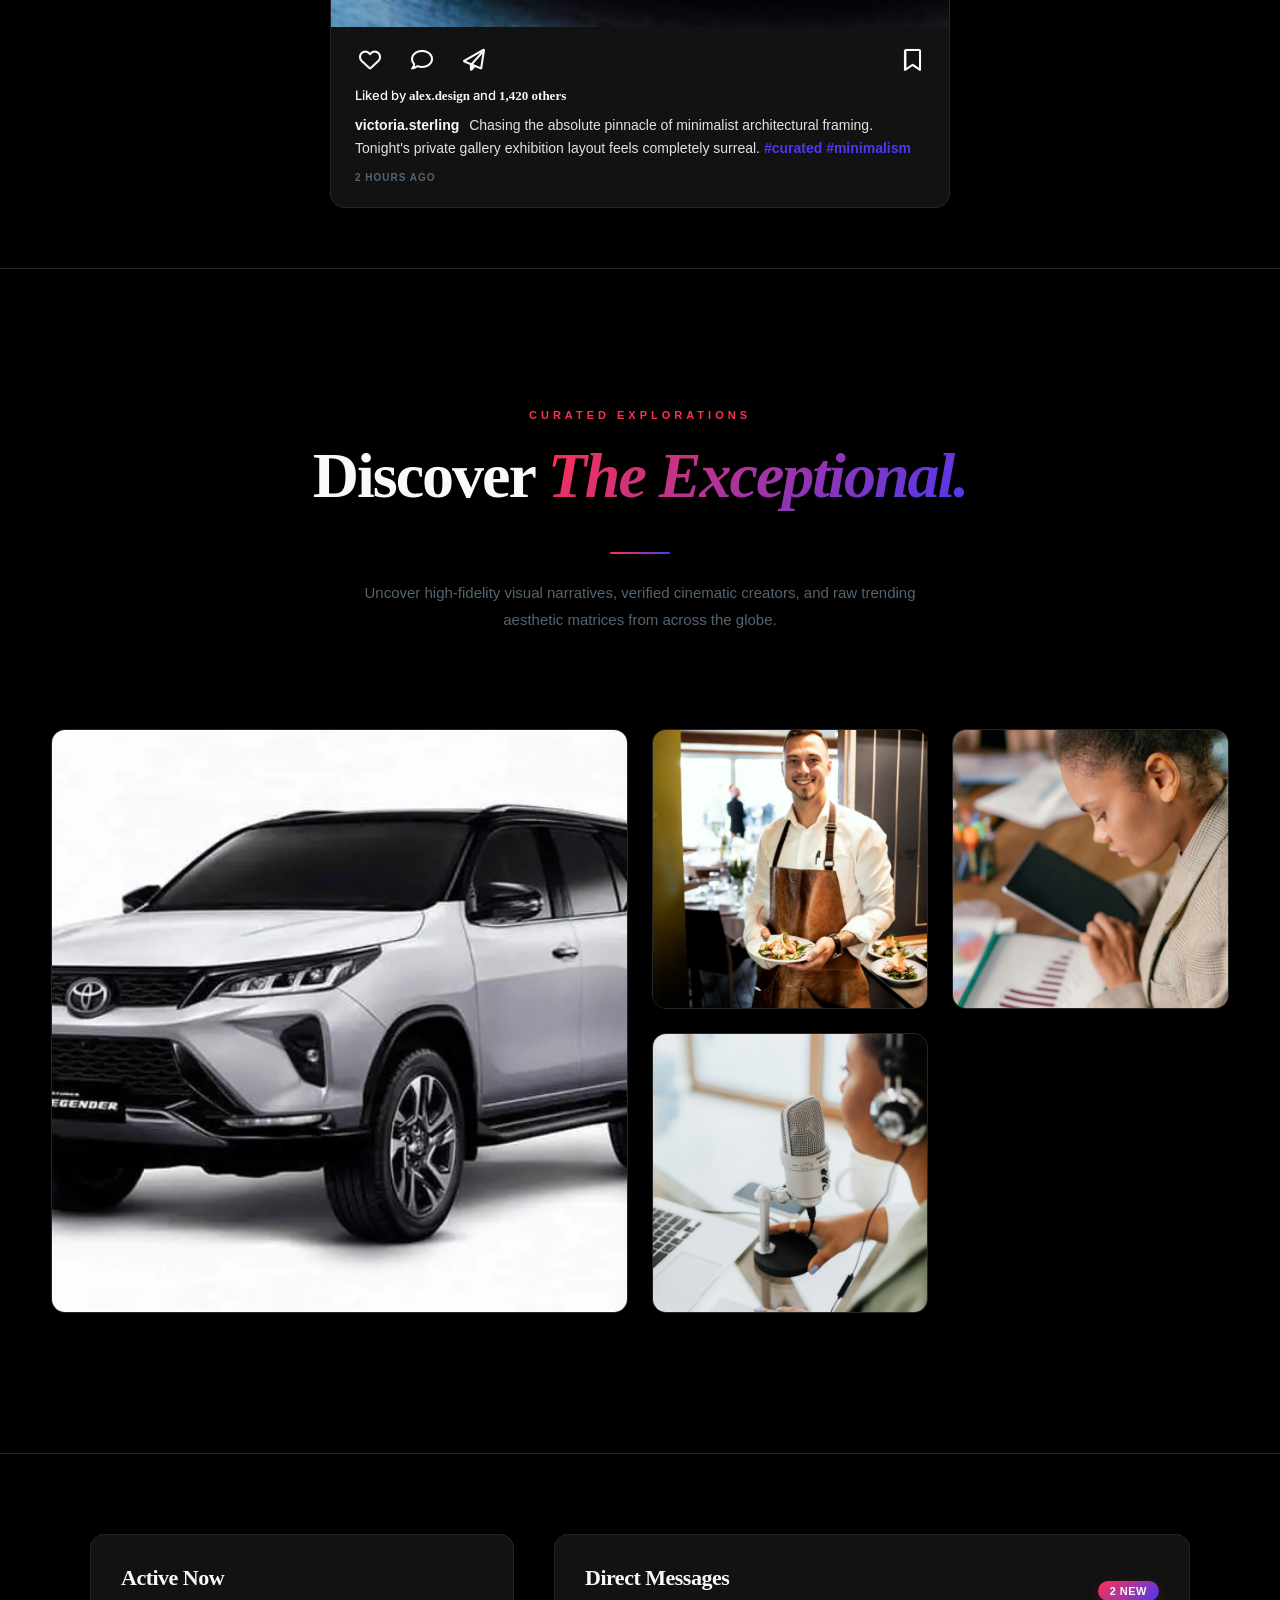
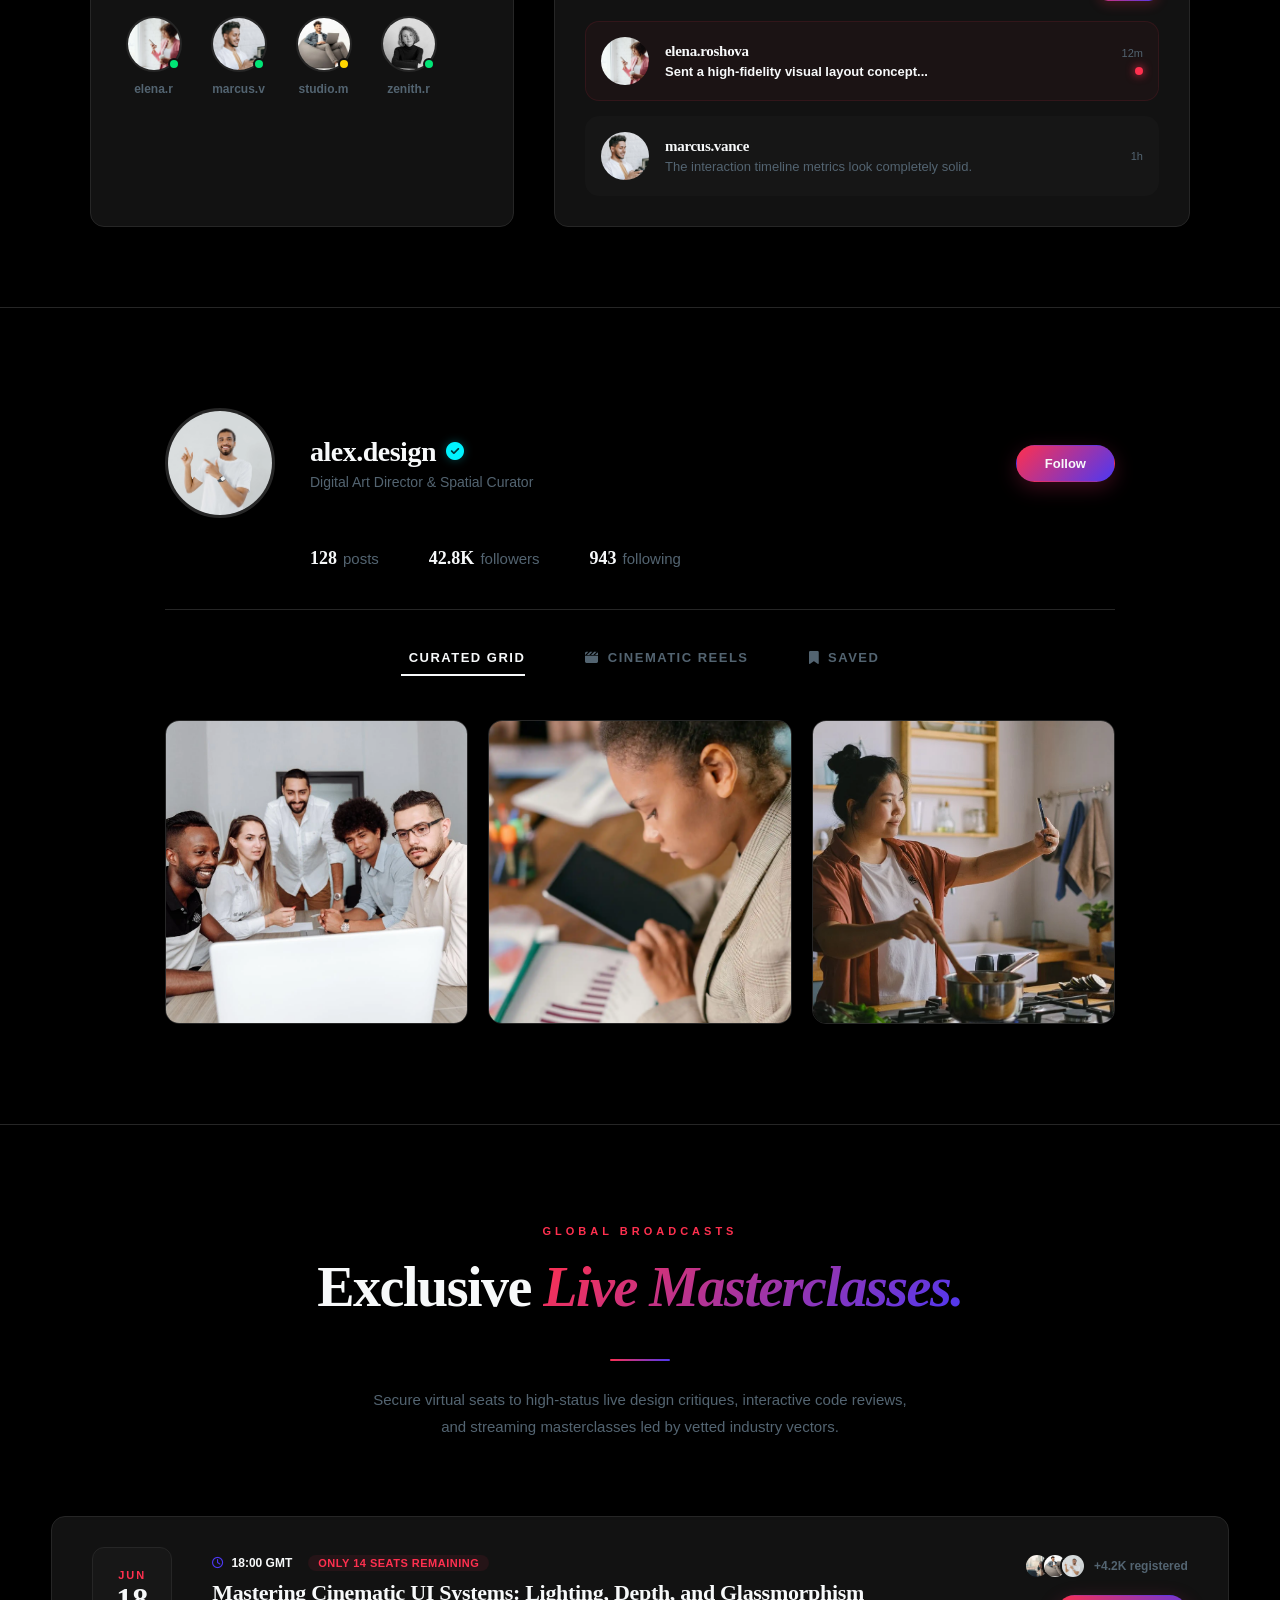
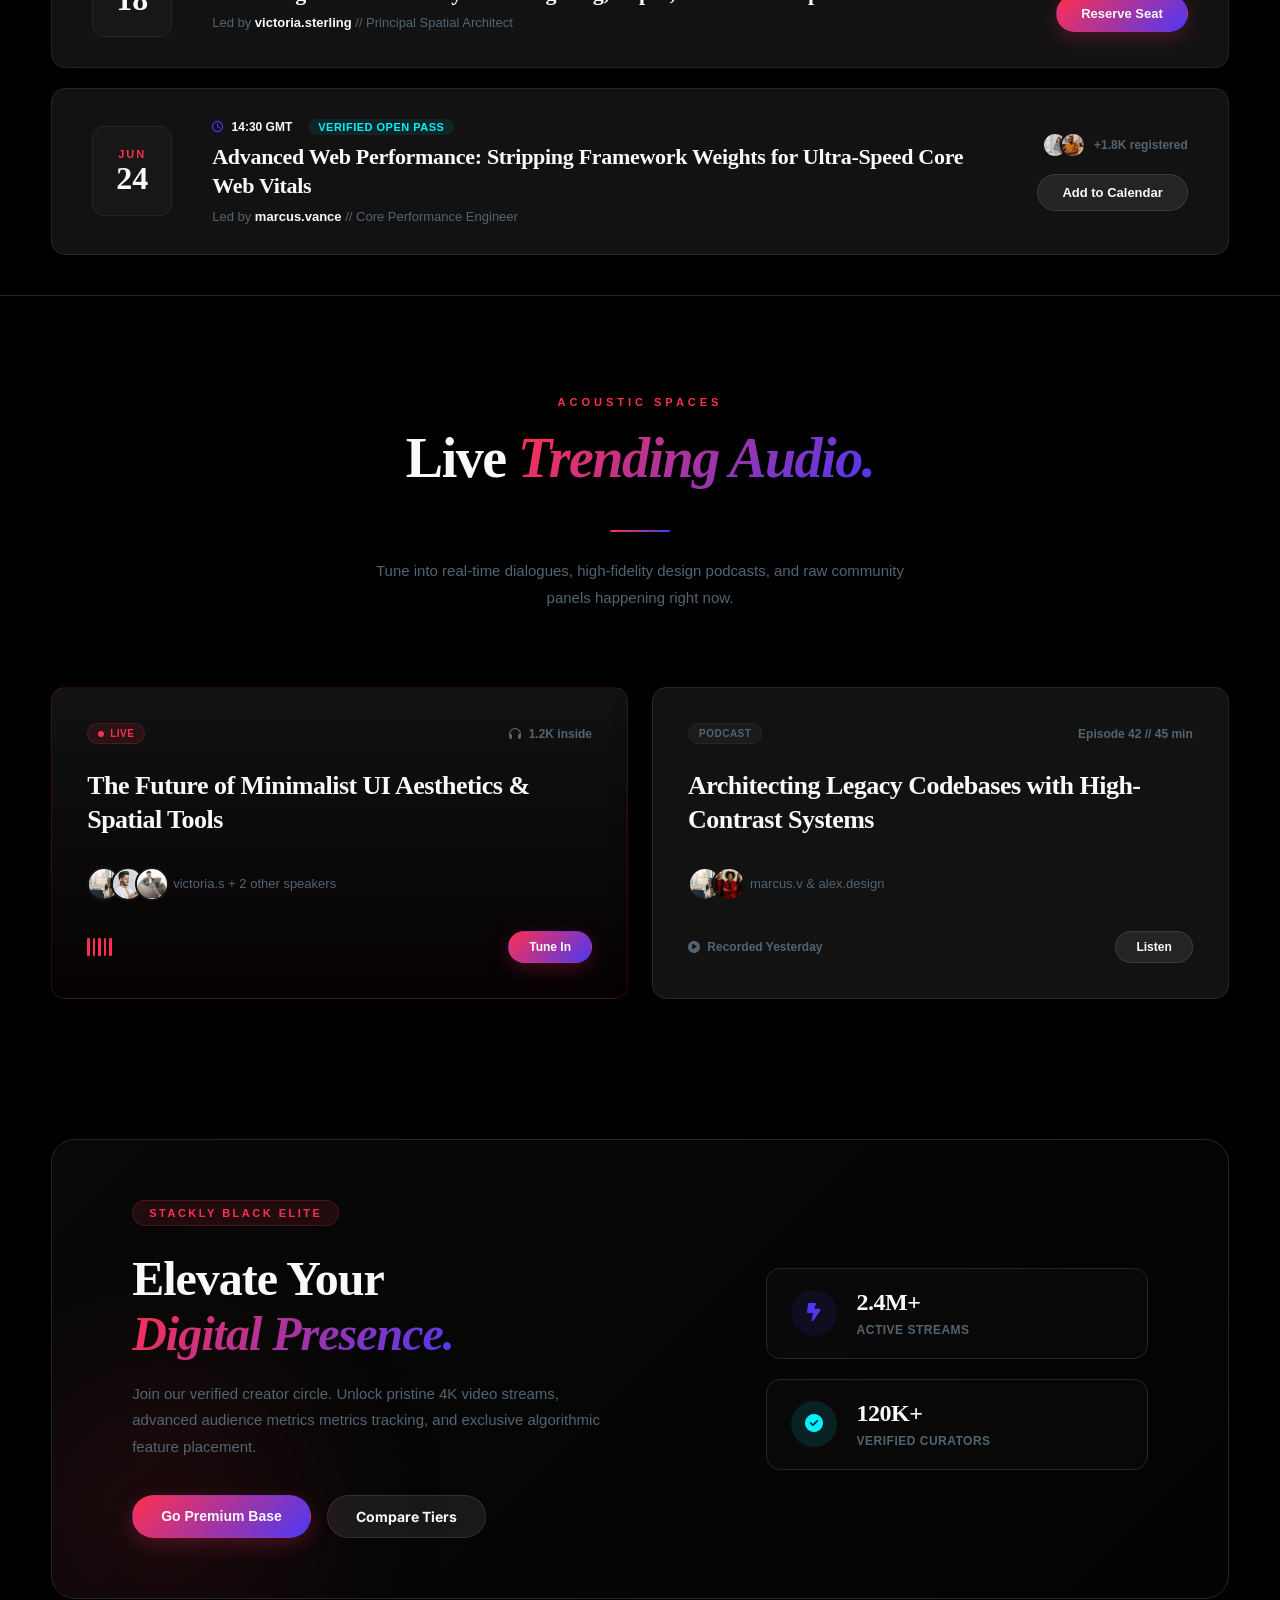
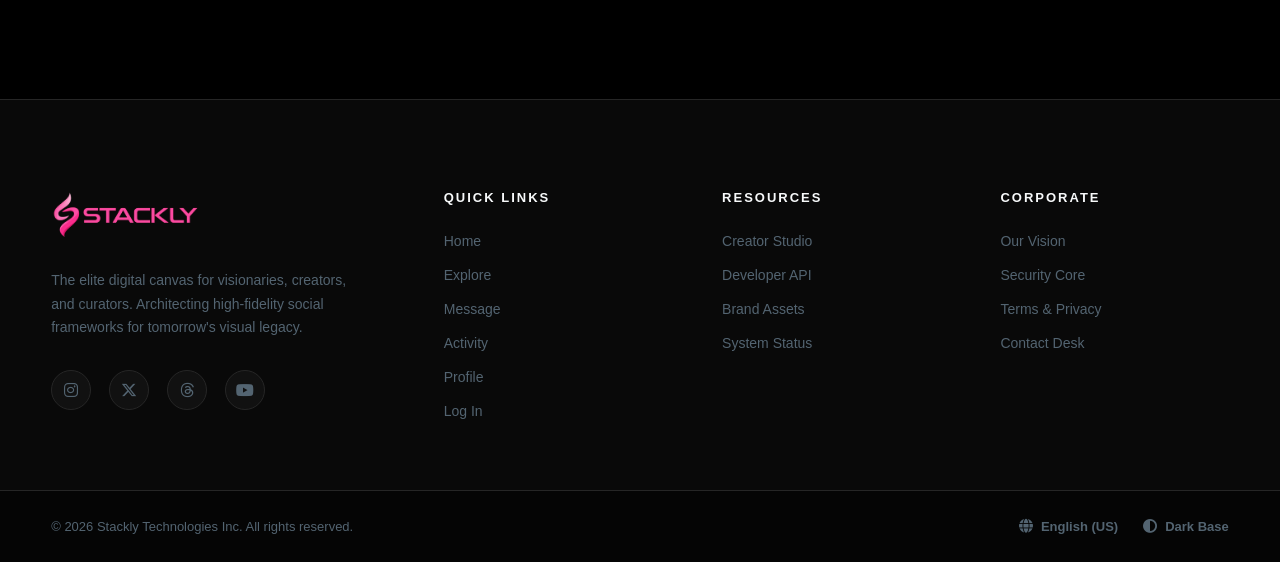
<file: home 2/index.html>
<!DOCTYPE html>
<html lang="en">
<head>
    <meta charset="UTF-8">
  <meta name="viewport" content="width=device-width, initial-scale=1.0">
  <title>Social Media</title>
  <link rel="icon" href="../assets/bg remove.webp">

  <link rel="stylesheet" href="style.css">
  <link rel="stylesheet" href="./root.css">

  <link href="https://fonts.googleapis.com/icon?family=Material+Icons" rel="stylesheet">
  <link rel="stylesheet" href="https://cdnjs.cloudflare.com/ajax/libs/font-awesome/6.5.1/css/all.min.css">

  <link href="https://unpkg.com/aos@2.3.4/dist/aos.css" rel="stylesheet">
</head>
<body>


<header class="app-premium-header">
  <div class="header-glass-backdrop">
    <div class="header-layout-wrapper">
        
      <div class="app-logo-node">
        <a href="index.html" class="app-logo-title">
          <img src="../assets/pink.webp" alt="logo" width="150px" height="50px">
        </a>
      </div>

      <nav class="app-navigation-deck">
        
        <div class="app-nav-dropdown-wrapper" id="homeDropdownWrapper">
          <a href="index.html" class="app-nav-link active-link-token" id="homeMainLink">
            Home
          </a>
          <span class="dropdown-trigger-icon" id="dropdownAnchor">
            <i class="fa-solid fa-chevron-down dropdown-arrow-indicator"></i>
          </span>
          
          <div class="app-nav-dropdown-panel">
            <ul class="dropdown-text-stack">
              <li><a href="../index.html" class="dropdown-leaf-link">Home Style 1</a></li>
            </ul>
          </div>
        </div>

        <a href="explore.html" class="app-nav-link"><i class="fa-solid fa-compass"></i> Explore</a>
        <a href="message.html" class="app-nav-link"><i class="fa-solid fa-paper-plane"></i> Messages</a>
        <a href="activity.html" class="app-nav-link"><i class="fa-solid fa-heart"></i> Activity</a>
        <a href="profile.html" class="app-nav-link"><i class="fa-solid fa-circle-user"></i> Profile</a>

        <a href="log.html" class="btn-social-base btn-app-secondary mobile-only-auth">Log In</a>
        <a href="log.html" class="btn-social-base btn-app-primary mobile-only-auth">Sign Up</a>
      </nav>

      <div class="app-action-desk">
        <a href="log.html" class="btn-social-base btn-app-secondary desktop-only-auth">Log In</a>
        <a href="log.html" class="btn-social-base btn-app-primary desktop-only-auth">Sign Up</a>
        
        <button class="mobile-menu-hamburger" id="mobileHamburger" aria-label="Toggle App Navigation Menu">
          <span class="burger-bar-line"></span>
          <span class="burger-bar-line"></span>
          <span class="burger-bar-line"></span>
        </button>
      </div>

    </div>
  </div>
</header>








<!-- ULTRA-PREMIUM DIGITAL CANVAS HERO STAGE -->
<section class="app-premium-hero">
    <!-- Sophisticated Deep Ambient Lighting Mesh -->
    <div class="hero-atmospheric-glow"></div>
    
    <div class="hero-layout-wrapper">
        
        <!-- Left Column: High-Status Editorial Text Panel Deck -->
        <div class="hero-narrative-deck" data-aos="fade-up" data-aos-duration="1200">
            <span class="hero-micro-tag">The Visionary Social Circle</span>
            <h1 class="hero-title">Your World, <br><span>Refined in Real-Time.</span></h1>
            <p class="hero-description">
                The elite digital canvas for creators, innovators, and curators. Broadcast your lifestyle legacy through pristine high-fidelity visuals and immersive connection streams.
            </p>
            <div class="hero-action-row">
                <a href="error.html" class="btn-social-base btn-app-primary">Begin Your Journey</a>
                <a href="error.html" class="btn-social-base btn-app-secondary">Explore Grid</a>
            </div>
        </div>

        <!-- Right Column: Asymmetric Floating App Interface Mockup Frame -->
        <div class="hero-visual-canvas" data-aos="fade-left" data-aos-delay="200" data-aos-duration="1200">
            <div class="mockup-frame-container">
                <img src="../assets/training.webp" alt="Premium Stackly App Interface Mockup" class="floating-ui-frame">
                <!-- Interactive Gloss Floating Metric Indicator Badge -->
                <div class="hero-floating-badge-glass" data-aos="zoom-in" data-aos-delay="600">
                    <div class="badge-pulse-node"></div>
                    <span>Live Curation Active</span>
                </div>
            </div>
        </div>

    </div>
</section>









<!-- ULTRA-PREMIUM ACTIVE STORY CAROUSEL TRAY -->
<section class="app-premium-stories">
    <div class="stories-layout-wrapper">
        <div class="stories-container">
            
            <!-- Story Node 1 (Me/Create Slot) -->
            <div class="story-node" data-aos="fade-up" data-aos-duration="800">
                <div class="user-story-ring creator-add-state">
                    <img src="../assets/m7.webp" alt="Your Profile Status">
                    <div class="create-badge-plus"><i class="fa-solid fa-plus"></i></div>
                </div>
                <span class="story-user-name">Your Story</span>
            </div>

            <!-- Story Node 2 -->
            <div class="story-node" data-aos="fade-up" data-aos-duration="800" data-aos-delay="100">
                <div class="user-story-ring">
                    <img src="../assets/w2.webp" alt="Elena Roshova Profile Status">
                </div>
                <span class="story-user-name">elena.roshova</span>
            </div>

            <!-- Story Node 3 -->
            <div class="story-node" data-aos="fade-up" data-aos-duration="800" data-aos-delay="200">
                <div class="user-story-ring">
                    <img src="../assets/m3.webp" alt="Marcus Vance Profile Status">
                </div>
                <span class="story-user-name">marcus.vance</span>
            </div>

            <!-- Story Node 4 -->
            <div class="story-node" data-aos="fade-up" data-aos-duration="800" data-aos-delay="300">
                <div class="user-story-ring">
                    <img src="../assets/w10.webp" alt="Zenith Reels Profile Status">
                </div>
                <span class="story-user-name">zenith.reels</span>
            </div>

            <!-- Story Node 5 -->
            <div class="story-node" data-aos="fade-up" data-aos-duration="800" data-aos-delay="400">
                <div class="user-story-ring">
                    <img src="../assets/m6.webp" alt="Studio Minimal Profile Status">
                </div>
                <span class="story-user-name">studio.minimal</span>
            </div>

        </div>
    </div>
</section>








<!-- ULTRA-PREMIUM SOCIAL MEDIA FEED CARD MATRIX -->
<section class="app-feed-matrix">
    <div class="feed-layout-track">

        <!-- Individual Social Post Card Frame Container -->
        <div class="app-feed-card" data-aos="fade-up" data-aos-duration="1000">
            
            <!-- Post Header Identity Row -->
            <div class="card-identity-header">
                <div class="user-story-ring miniature-ring-state">
                    <img src="../assets/w1.webp" alt="Author Identity View">
                </div>
                <div class="identity-meta">
                    <h4>victoria.sterling</h4>
                    <span>Manhattan, NY</span>
                </div>
                <button class="card-utility-trigger" onclick="window.location.href='error.html'" aria-label="Post Action Utilities">
                    <i class="fa-solid fa-ellipsis"></i>
                </button>
            </div>

            <!-- Core Uploaded Media Asset Viewport Wrapper -->
            <div class="card-media-display" id="postMediaFrame">
                <img src="../assets/ribeye.webp" alt="Curated Visual Masterpiece" class="main-uploaded-media">
                <!-- Large Center Overlay Icon for Animated Pop Effects -->
                <div class="center-heart-overlay"><i class="fa-solid fa-heart"></i></div>
            </div>

            <!-- Interactive Metrics & Action Control Desk Row -->
            <div class="card-interaction-bar">
                <div class="left-actions-group">
                    <button class="interaction-btn btn-like" onclick="window.location.href='error.html'" id="likeButton" aria-label="Like Post">
                        <i class="fa-regular fa-heart"></i>
                    </button>
                    <button class="interaction-btn" onclick="window.location.href='error.html'" aria-label="Comment on Post">
                        <i class="fa-regular fa-comment"></i>
                    </button>
                    <button class="interaction-btn" onclick="window.location.href='error.html'" aria-label="Share Post">
                        <i class="fa-regular fa-paper-plane"></i>
                    </button>
                </div>
                <button class="interaction-btn bookmark-btn" onclick="window.location.href='error.html'" aria-label="Bookmark Post">
                    <i class="fa-regular fa-bookmark"></i>
                </button>
            </div>

            <!-- Post Text Narrative Caption Content Deck -->
            <div class="card-caption-deck">
                <div class="likes-count-tracking">Liked by <span>alex.design</span> and <span>1,420 others</span></div>
                <p class="caption-text-body">
                    <strong>victoria.sterling</strong> Chasing the absolute pinnacle of minimalist architectural framing. Tonight's private gallery exhibition layout feels completely surreal. <span>#curated #minimalism</span>
                </p>
                <div class="timestamp-tracking-node">2 HOURS AGO</div>
            </div>

        </div>

    </div>
</section>









<!-- ULTRA-PREMIUM DISCOVER MATRIX GRID -->
<section class="app-discover-canvas">
    
    <!-- Perfectly Centered Luxury Section Header Deck -->
    <div class="discover-header-deck" data-aos="fade-up" data-aos-duration="1000">
        <span class="discover-micro-tag">Curated Explorations</span>
        <h2>Discover <span>The Exceptional.</span></h2>
        <div class="discover-line-separator"></div>
        <p>Uncover high-fidelity visual narratives, verified cinematic creators, and raw trending aesthetic matrices from across the globe.</p>
    </div>

    <!-- Asymmetric Luxury Discovery Grid Matrix -->
    <div class="discover-grid-matrix">

        <!-- Grid Creator Item 1 (Oversized Highlight Feature Box) -->
        <div class="discover-grid-item feature-large-item" data-aos="zoom-in" data-aos-duration="1000">
            <img src="../assets/img 4.webp" alt="Curated Creator Masterpiece" class="discover-media">
            <div class="discover-card-overlay">
                <div class="creator-badge-meta">
                    <img src="../assets/w5.webp" alt="Creator Profile" class="creator-avatar-micro">
                    <div class="creator-name-stack">
                        <h4>elena.roshova</h4>
                        <span>Active Stream // Live Now</span>
                    </div>
                </div>
                <button class="btn-social-base btn-app-primary micro-btn-token" onclick="window.location.href='error.html'">View Live</button>
            </div>
        </div>

        <!-- Grid Creator Item 2 -->
        <div class="discover-grid-item" data-aos="fade-up" data-aos-duration="1000" data-aos-delay="100">
            <img src="../assets/chief2.webp" alt="Curated Creator Masterpiece" class="discover-media">
            <div class="discover-card-overlay">
                <div class="creator-badge-meta">
                    <img src="../assets/m3.webp" alt="Creator Profile" class="creator-avatar-micro">
                    <div class="creator-name-stack">
                        <h4>marcus.vance</h4>
                        <span>14.2K Interactions</span>
                    </div>
                </div>
            </div>
        </div>

        <!-- Grid Creator Item 3 -->
        <div class="discover-grid-item" data-aos="fade-up" data-aos-duration="1000" data-aos-delay="200">
            <img src="../assets/case study 2.webp" alt="Curated Creator Masterpiece" class="discover-media">
            <div class="discover-card-overlay">
                <div class="creator-badge-meta">
                    <img src="../assets/m6.webp" alt="Creator Profile" class="creator-avatar-micro">
                    <div class="creator-name-stack">
                        <h4>studio.minimal</h4>
                        <span>Trending Aesthetic</span>
                    </div>
                </div>
            </div>
        </div>

        <!-- Grid Creator Item 4 -->
        <div class="discover-grid-item" data-aos="fade-up" data-aos-duration="1000" data-aos-delay="300">
            <img src="../assets/podcast 1.webp" alt="Curated Creator Masterpiece" class="discover-media">
            <div class="discover-card-overlay">
                <div class="creator-badge-meta">
                    <img src="../assets/w10.webp" alt="Creator Profile" class="creator-avatar-micro">
                    <div class="creator-name-stack">
                        <h4>zenith.reels</h4>
                        <span>Cinematic Cut</span>
                    </div>
                </div>
            </div>
        </div>

    </div>
</section>








<!-- ULTRA-PREMIUM LIVE CONNECT INTERACTION HUB -->
<section class="app-messaging-canvas">
    <div class="messaging-layout-wrapper">
        
        <!-- Left Wing: Active Online Connections Row Panel -->
        <div class="active-connections-deck" data-aos="fade-right" data-aos-duration="1000">
            <h3 class="messaging-panel-title">Active Now</h3>
            <div class="connections-scroll-track">
                
                <!-- Connection Item 1 -->
                <div class="connection-status-node">
                    <div class="avatar-status-wrapper">
                        <img src="../assets/w2.webp" alt="Active User Profile" class="status-avatar">
                        <div class="status-indicator-dot online-state"></div>
                    </div>
                    <span class="connection-user-tag">elena.r</span>
                </div>

                <!-- Connection Item 2 -->
                <div class="connection-status-node">
                    <div class="avatar-status-wrapper">
                        <img src="../assets/m3.webp" alt="Active User Profile" class="status-avatar">
                        <div class="status-indicator-dot online-state"></div>
                    </div>
                    <span class="connection-user-tag">marcus.v</span>
                </div>

                <!-- Connection Item 3 -->
                <div class="connection-status-node">
                    <div class="avatar-status-wrapper">
                        <img src="../assets/m6.webp" alt="Active User Profile" class="status-avatar">
                        <div class="status-indicator-dot away-state"></div>
                    </div>
                    <span class="connection-user-tag">studio.m</span>
                </div>

                <!-- Connection Item 4 -->
                <div class="connection-status-node">
                    <div class="avatar-status-wrapper">
                        <img src="../assets/w10.webp" alt="Active User Profile" class="status-avatar">
                        <div class="status-indicator-dot online-state"></div>
                    </div>
                    <span class="connection-user-tag">zenith.r</span>
                </div>

            </div>
        </div>

        <!-- Right Wing: Curated Inbox Message Pipeline -->
        <div class="inbox-preview-deck" data-aos="fade-left" data-aos-duration="1000">
            <div class="inbox-header-row">
                <h3 class="messaging-panel-title">Direct Messages</h3>
                <span class="unread-requests-badge">2 New</span>
            </div>

            <div class="inbox-stream-track">
                
                <!-- Message Row Item 1 -->
                <div class="inbox-message-row unread-message-state" data-aos="fade-up" data-aos-duration="800" data-aos-anchor-placement="top-bottom">
                    <img src="../assets/w2.webp" alt="Sender Profile Avatar" class="inbox-sender-avatar">
                    <div class="message-text-metadata">
                        <h4>elena.roshova</h4>
                        <p class="message-snippet-text">Sent a high-fidelity visual layout concept...</p>
                    </div>
                    <div class="message-metrics-node">
                        <span class="message-timestamp">12m</span>
                        <div class="unread-attention-indicator"></div>
                    </div>
                </div>

                <!-- Message Row Item 2 -->
                <div class="inbox-message-row" data-aos="fade-up" data-aos-duration="800" data-aos-delay="100" data-aos-anchor-placement="top-bottom">
                    <img src="../assets/m3.webp" alt="Sender Profile Avatar" class="inbox-sender-avatar">
                    <div class="message-text-metadata">
                        <h4>marcus.vance</h4>
                        <p class="message-snippet-text">The interaction timeline metrics look completely solid.</p>
                    </div>
                    <div class="message-metrics-node">
                        <span class="message-timestamp">1h</span>
                    </div>
                </div>

            </div>
        </div>

    </div>
</section>









<!-- ULTRA-PREMIUM CREATOR PROFILE SHOWCASE CANVAS -->
<section class="app-profile-showcase">
    <div class="profile-layout-wrapper">
        
        <!-- Premium Creator Bio & Stats Matrix Header Deck -->
        <div class="creator-bio-deck" data-aos="fade-up" data-aos-duration="1000">
            <div class="bio-identity-row">
                <img src="../assets/m4.webp" alt="Verified Master Creator Profile" class="bio-avatar-large">
                <div class="bio-name-stack">
                    <div class="name-verified-row">
                        <h2>alex.design</h2>
                        <i class="fa-solid fa-circle-check verified-badge-icon" aria-label="Verified Creator Account"></i>
                    </div>
                    <span class="bio-curator-title">Digital Art Director & Spatial Curator</span>
                </div>
                <button class="btn-social-base btn-app-primary bio-follow-btn" onclick="window.location.href='error.html'">Follow</button>
            </div>

            <!-- Precision Metric Layout Counters Group -->
            <div class="bio-stats-counter-row">
                <div class="metric-counter-node"><strong>128</strong> <span>posts</span></div>
                <div class="metric-counter-node"><strong>42.8K</strong> <span>followers</span></div>
                <div class="metric-counter-node"><strong>943</strong> <span>following</span></div>
            </div>
        </div>

        <!-- Classy Minimalist Layout Feed Tab Navigators -->
        <div class="profile-feed-nav-tabs" data-aos="fade-up" data-aos-duration="1000" data-aos-delay="100">
            <button class="tab-trigger-link active-tab-token" onclick="window.location.href='error.html'"><i class="fa-solid fa-grid-2x2"></i> Curated Grid</button>
            <button class="tab-trigger-link" onclick="window.location.href='error.html'"><i class="fa-solid fa-clapperboard"></i> Cinematic Reels</button>
            <button class="tab-trigger-link" onclick="window.location.href='error.html'"><i class="fa-solid fa-bookmark"></i> Saved</button>
        </div>

        <!-- Media Portfolio Thumbnail Matrix Grid -->
        <div class="profile-portfolio-grid">
            
            <!-- Portfolio Item 1 -->
            <div class="portfolio-grid-item" data-aos="zoom-in" data-aos-duration="800" data-aos-delay="100">
                <img src="../assets/IT solutions.webp" alt="Curated Gallery Masterpiece Thumbnail" class="portfolio-media">
                <div class="portfolio-hover-overlay">
                    <div class="hover-metric-row">
                        <span><i class="fa-solid fa-heart"></i> 3.4K</span>
                        <span><i class="fa-solid fa-comment"></i> 218</span>
                    </div>
                </div>
            </div>

            <!-- Portfolio Item 2 -->
            <div class="portfolio-grid-item" data-aos="zoom-in" data-aos-duration="800" data-aos-delay="200">
                <img src="../assets/case study 2.webp" alt="Curated Gallery Masterpiece Thumbnail" class="portfolio-media">
                <div class="portfolio-hover-overlay">
                    <div class="hover-metric-row">
                        <span><i class="fa-solid fa-heart"></i> 1.9K</span>
                        <span><i class="fa-solid fa-comment"></i> 94</span>
                    </div>
                </div>
            </div>

            <!-- Portfolio Item 3 -->
            <div class="portfolio-grid-item" data-aos="zoom-in" data-aos-duration="800" data-aos-delay="300">
                <img src="../assets/post 2.webp" alt="Curated Gallery Masterpiece Thumbnail" class="portfolio-media">
                <div class="portfolio-hover-overlay">
                    <div class="hover-metric-row">
                        <span><i class="fa-solid fa-heart"></i> 5.2K</span>
                        <span><i class="fa-solid fa-comment"></i> 412</span>
                    </div>
                </div>
            </div>

        </div>

    </div>
</section>









<section class="app-events-showcase">
    <div class="events-layout-wrapper">

        <div class="events-header-deck" data-aos="fade-up" data-aos-duration="1000">
            <span class="events-micro-tag">Global Broadcasts</span>
            <h2>Exclusive <span>Live Masterclasses.</span></h2>
            <div class="events-line-separator"></div>
            <p>Secure virtual seats to high-status live design critiques, interactive code reviews, and streaming masterclasses led by vetted industry vectors.</p>
        </div>

        <div class="events-stream-track">

            <div class="event-stream-card" data-aos="fade-up" data-aos-duration="1000">
                <div class="event-calendar-badge">
                    <span class="calendar-month">JUN</span>
                    <span class="calendar-day">18</span>
                </div>

                <div class="event-details-stack">
                    <div class="event-meta-top">
                        <span class="event-time-tag"><i class="fa-regular fa-clock"></i> 18:00 GMT</span>
                        <span class="event-seats-tag">Only 14 Seats Remaining</span>
                    </div>
                    <h3 class="event-display-title">Mastering Cinematic UI Systems: Lighting, Depth, and Glassmorphism</h3>
                    <p class="event-speaker-bio">Led by <strong>victoria.sterling</strong> // Principal Spatial Architect</p>
                </div>

                <div class="event-action-deck">
                    <div class="registered-users-avatars">
                        <img src="../assets/w8.webp" alt="Attendee" class="attendee-micro">
                        <img src="../assets/m6.webp" alt="Attendee" class="attendee-micro">
                        <img src="../assets/m4.webp" alt="Attendee" class="attendee-micro">
                        <span class="attendee-count-label">+4.2K registered</span>
                    </div>
                    <button class="btn-social-base btn-app-primary event-reserve-btn" onclick="window.location.href='error.html'">Reserve Seat</button>
                </div>
            </div>

            <div class="event-stream-card" data-aos="fade-up" data-aos-duration="1000" data-aos-delay="100">
                <div class="event-calendar-badge">
                    <span class="calendar-month">JUN</span>
                    <span class="calendar-day">24</span>
                </div>

                <div class="event-details-stack">
                    <div class="event-meta-top">
                        <span class="event-time-tag"><i class="fa-regular fa-clock"></i> 14:30 GMT</span>
                        <span class="event-seats-tag verified-seats">Verified Open Pass</span>
                    </div>
                    <h3 class="event-display-title">Advanced Web Performance: Stripping Framework Weights for Ultra-Speed Core Web Vitals</h3>
                    <p class="event-speaker-bio">Led by <strong>marcus.vance</strong> // Core Performance Engineer</p>
                </div>

                <div class="event-action-deck">
                    <div class="registered-users-avatars">
                        <img src="../assets/w5.webp" alt="Attendee" class="attendee-micro">
                        <img src="../assets/m1.webp" alt="Attendee" class="attendee-micro">
                        <span class="attendee-count-label">+1.8K registered</span>
                    </div>
                    <button class="btn-social-base btn-app-secondary event-reserve-btn" onclick="window.location.href='error.html'">Add to Calendar</button>
                </div>
            </div>

        </div>

    </div>
</section>









<section class="app-audio-showcase">
    <div class="audio-layout-wrapper">

        <div class="audio-header-deck" data-aos="fade-up" data-aos-duration="1000">
            <span class="audio-micro-tag">Acoustic Spaces</span>
            <h2>Live <span>Trending Audio.</span></h2>
            <div class="audio-line-separator"></div>
            <p>Tune into real-time dialogues, high-fidelity design podcasts, and raw community panels happening right now.</p>
        </div>

        <div class="audio-grid-matrix">

            <div class="audio-grid-card live-room-active" data-aos="fade-up" data-aos-duration="1000" data-aos-delay="100">
                <div class="audio-card-header">
                    <span class="live-status-pill"><span class="pulse-dot"></span> LIVE</span>
                    <span class="listener-count-tag"><i class="fa-solid fa-headphones"></i> 1.2K inside</span>
                </div>
                
                <h3 class="audio-room-title">The Future of Minimalist UI Aesthetics & Spatial Tools</h3>
                
                <div class="audio-speakers-row">
                    <div class="speaker-avatar-stack">
                        <img src="../assets/w8.webp" alt="Speaker" class="speaker-img">
                        <img src="../assets/m3.webp" alt="Speaker" class="speaker-img">
                        <img src="../assets/m6.webp" alt="Speaker" class="speaker-img">
                    </div>
                    <span class="speaker-summary-text">victoria.s + 2 other speakers</span>
                </div>

                <div class="audio-card-footer">
                    <div class="equalizer-wave-wrap">
                        <span class="eq-bar"></span>
                        <span class="eq-bar"></span>
                        <span class="eq-bar"></span>
                        <span class="eq-bar"></span>
                        <span class="eq-bar"></span>
                    </div>
                    <button class="btn-social-base btn-app-primary micro-join-btn" onclick="window.location.href='error.html'">Tune In</button>
                </div>
            </div>

            <div class="audio-grid-card" data-aos="fade-up" data-aos-duration="1000" data-aos-delay="200">
                <div class="audio-card-header">
                    <span class="live-status-pill offline-pill">PODCAST</span>
                    <span class="listener-count-tag">Episode 42 // 45 min</span>
                </div>
                
                <h3 class="audio-room-title">Architecting Legacy Codebases with High-Contrast Systems</h3>
                
                <div class="audio-speakers-row">
                    <div class="speaker-avatar-stack">
                        <img src="../assets/w8.webp" alt="Speaker" class="speaker-img">
                        <img src="../assets/training.webp" alt="Speaker" class="speaker-img">
                    </div>
                    <span class="speaker-summary-text">marcus.v & alex.design</span>
                </div>

                <div class="audio-card-footer">
                    <span class="audio-duration-meta"><i class="fa-solid fa-circle-play"></i> Recorded Yesterday</span>
                    <button class="btn-social-base btn-app-secondary micro-join-btn" onclick="window.location.href='error.html'">Listen</button>
                </div>
            </div>

        </div>

    </div>
</section>








<!-- ULTRA-PREMIUM STATUS CANVAS (PLACEMENT: IMMEDIATELY ABOVE FOOTER) -->
<section class="app-platform-cta-stage">
    <div class="cta-layout-wrapper">
        
        <!-- Frosted Glass Action Container Frame -->
        <div class="cta-glass-card" data-aos="zoom-in" data-aos-duration="1200">
            <div class="cta-atmospheric-blur"></div>
            
            <div class="cta-content-grid">
                <!-- Left Narrative Core -->
                <div class="cta-narrative-block">
                    <span class="cta-micro-pill">Stackly Black Elite</span>
                    <h2>Elevate Your <br><span>Digital Presence.</span></h2>
                    <p class="cta-summary-text">
                        Join our verified creator circle. Unlock pristine 4K video streams, advanced audience metrics metrics tracking, and exclusive algorithmic feature placement.
                    </p>
                    <div class="cta-button-group">
                        <a href="error.html" class="btn-social-base btn-app-primary premium-upgrade-btn">Go Premium Base</a>
                        <a href="error.html" class="btn-social-base btn-app-secondary tier-learn-btn">Compare Tiers</a>
                    </div>
                </div>

                <!-- Right Micro Live Platform Metrics Deck -->
                <div class="cta-metrics-showcase">
                    
                    <!-- Metric Block 1 -->
                    <div class="platform-counter-card" data-aos="fade-up" data-aos-duration="800" data-aos-delay="200">
                        <div class="counter-icon-wrap"><i class="fa-solid fa-bolt-lightning"></i></div>
                        <div class="counter-data-stack">
                            <h3>2.4M+</h3>
                            <span>Active Streams</span>
                        </div>
                    </div>

                    <!-- Metric Block 2 -->
                    <div class="platform-counter-card" data-aos="fade-up" data-aos-duration="800" data-aos-delay="300">
                        <div class="counter-icon-wrap"><i class="fa-solid fa-circle-check"></i></div>
                        <div class="counter-data-stack">
                            <h3>120K+</h3>
                            <span>Verified Curators</span>
                        </div>
                    </div>

                </div>
            </div>

        </div>

    </div>
</section>







<!-- ULTRA-PREMIUM GLASSMORPHIC PLATFORM FOOTER DECK -->
<footer class="app-premium-footer" data-aos="fade-up" data-aos-duration="1200" data-aos-once="true">
    <div class="footer-layout-wrapper">
        
        <!-- Brand Narrative & Social Vectors Block Column -->
        <div class="footer-brand-column">
            <a href="index.html" class="app-logo-title footer-logo-override">
                <img src="../assets/pink.webp" alt="logo" width="150px" height="50px">
            </a>
            <p class="footer-brand-summary">
                The elite digital canvas for visionaries, creators, and curators. Architecting high-fidelity social frameworks for tomorrow's visual legacy.
            </p>
            <div class="footer-social-vectors-row">
                <a href="error.html" class="social-vector-link" aria-label="Follow Stackly on Instagram"><i class="fa-brands fa-instagram"></i></a>
                <a href="error.html" class="social-vector-link" aria-label="Follow Stackly on X (Twitter)"><i class="fa-brands fa-x-twitter"></i></a>
                <a href="error.html" class="social-vector-link" aria-label="Follow Stackly on Threads"><i class="fa-brands fa-threads"></i></a>
                <a href="error.html" class="social-vector-link" aria-label="Follow Stackly on YouTube"><i class="fa-brands fa-youtube"></i></a>
            </div>
        </div>

        <!-- Links Directory Track Column 1 -->
        <div class="footer-links-column">
            <h4 class="footer-group-title">Quick Links</h4>
            <ul class="footer-links-list">
                <li><a href="index.html">Home</a></li>
                <li><a href="explore.html">Explore</a></li>
                <li><a href="message.html">Message</a></li>
                <li><a href="activity.html">Activity</a></li>
                <li><a href="profile.html">Profile</a></li>
                <li><a href="log.html">Log In</a></li>
            </ul>
        </div>

        <!-- Links Directory Track Column 2 -->
        <div class="footer-links-column">
            <h4 class="footer-group-title">Resources</h4>
            <ul class="footer-links-list">
                <li><a href="error.html">Creator Studio</a></li>
                <li><a href="error.html">Developer API</a></li>
                <li><a href="error.html">Brand Assets</a></li>
                <li><a href="error.html">System Status</a></li>
            </ul>
        </div>

        <!-- Links Directory Track Column 3 -->
        <div class="footer-links-column">
            <h4 class="footer-group-title">Corporate</h4>
            <ul class="footer-links-list">
                <li><a href="error.html">Our Vision</a></li>
                <li><a href="error.html">Security Core</a></li>
                <li><a href="error.html">Terms & Privacy</a></li>
                <li><a href="error.html">Contact Desk</a></li>
            </ul>
        </div>

    </div>

    <!-- Symmetrical Hairline Copyright Baseline Bar -->
    <div class="footer-baseline-bar">
        <div class="baseline-layout-wrapper">
            <span class="copyright-legal-text">&copy; 2026 Stackly Technologies Inc. All rights reserved.</span>
            <div class="baseline-utility-row">
                <button class="footer-utility-trigger"><i class="fa-solid fa-globe"></i> English (US)</button>
                <button class="footer-utility-trigger"><i class="fa-solid fa-circle-half-stroke"></i> Dark Base</button>
            </div>
        </div>
    </div>
</footer>









    <script src="script.js"></script>

  <script src="https://unpkg.com/aos@2.3.4/dist/aos.js"></script>

  <script>
    AOS.init({
      duration: 900,
      easing: 'ease-in-out',
      once: true,
    });

    // data-aos="fade-up"
    // fade-up, fade-down, fade-left, fade-right, zoom-in,	slide-up, flip-left	

  </script>

    
</body>
</html>
</file>
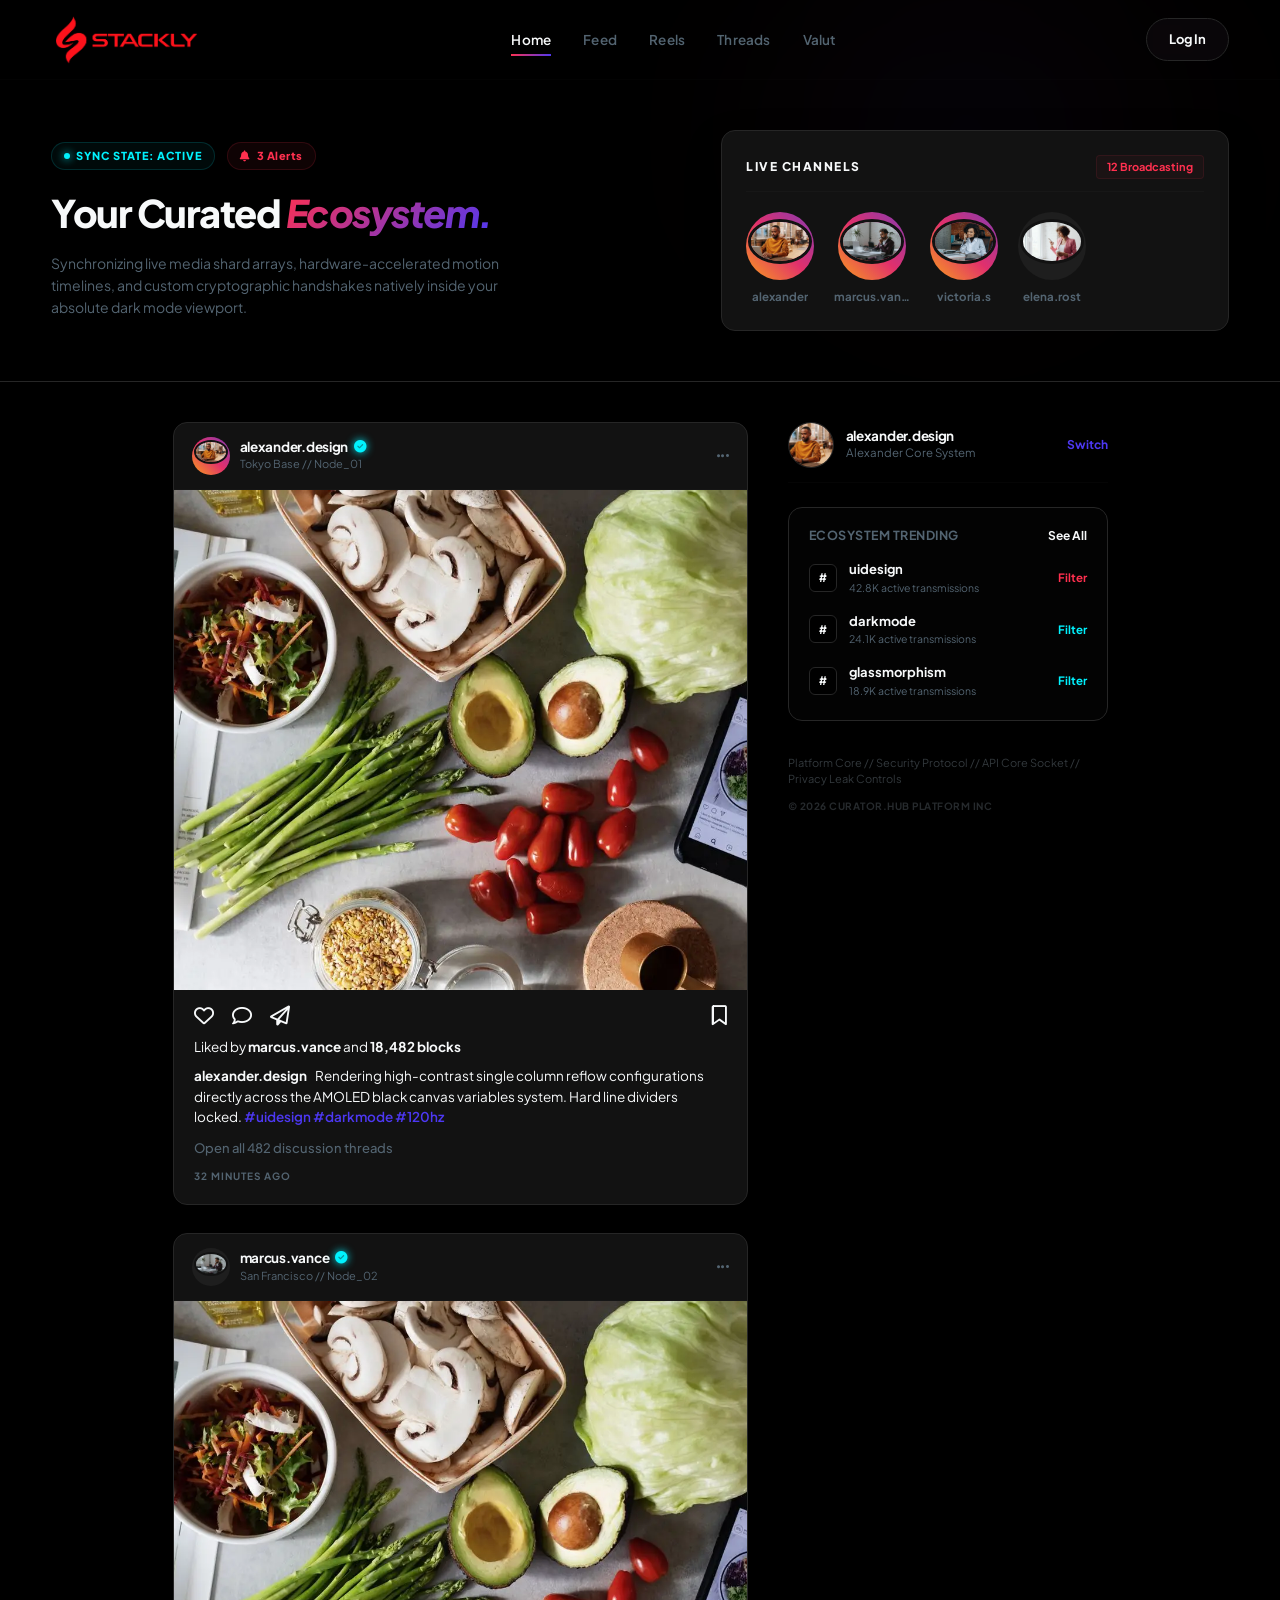
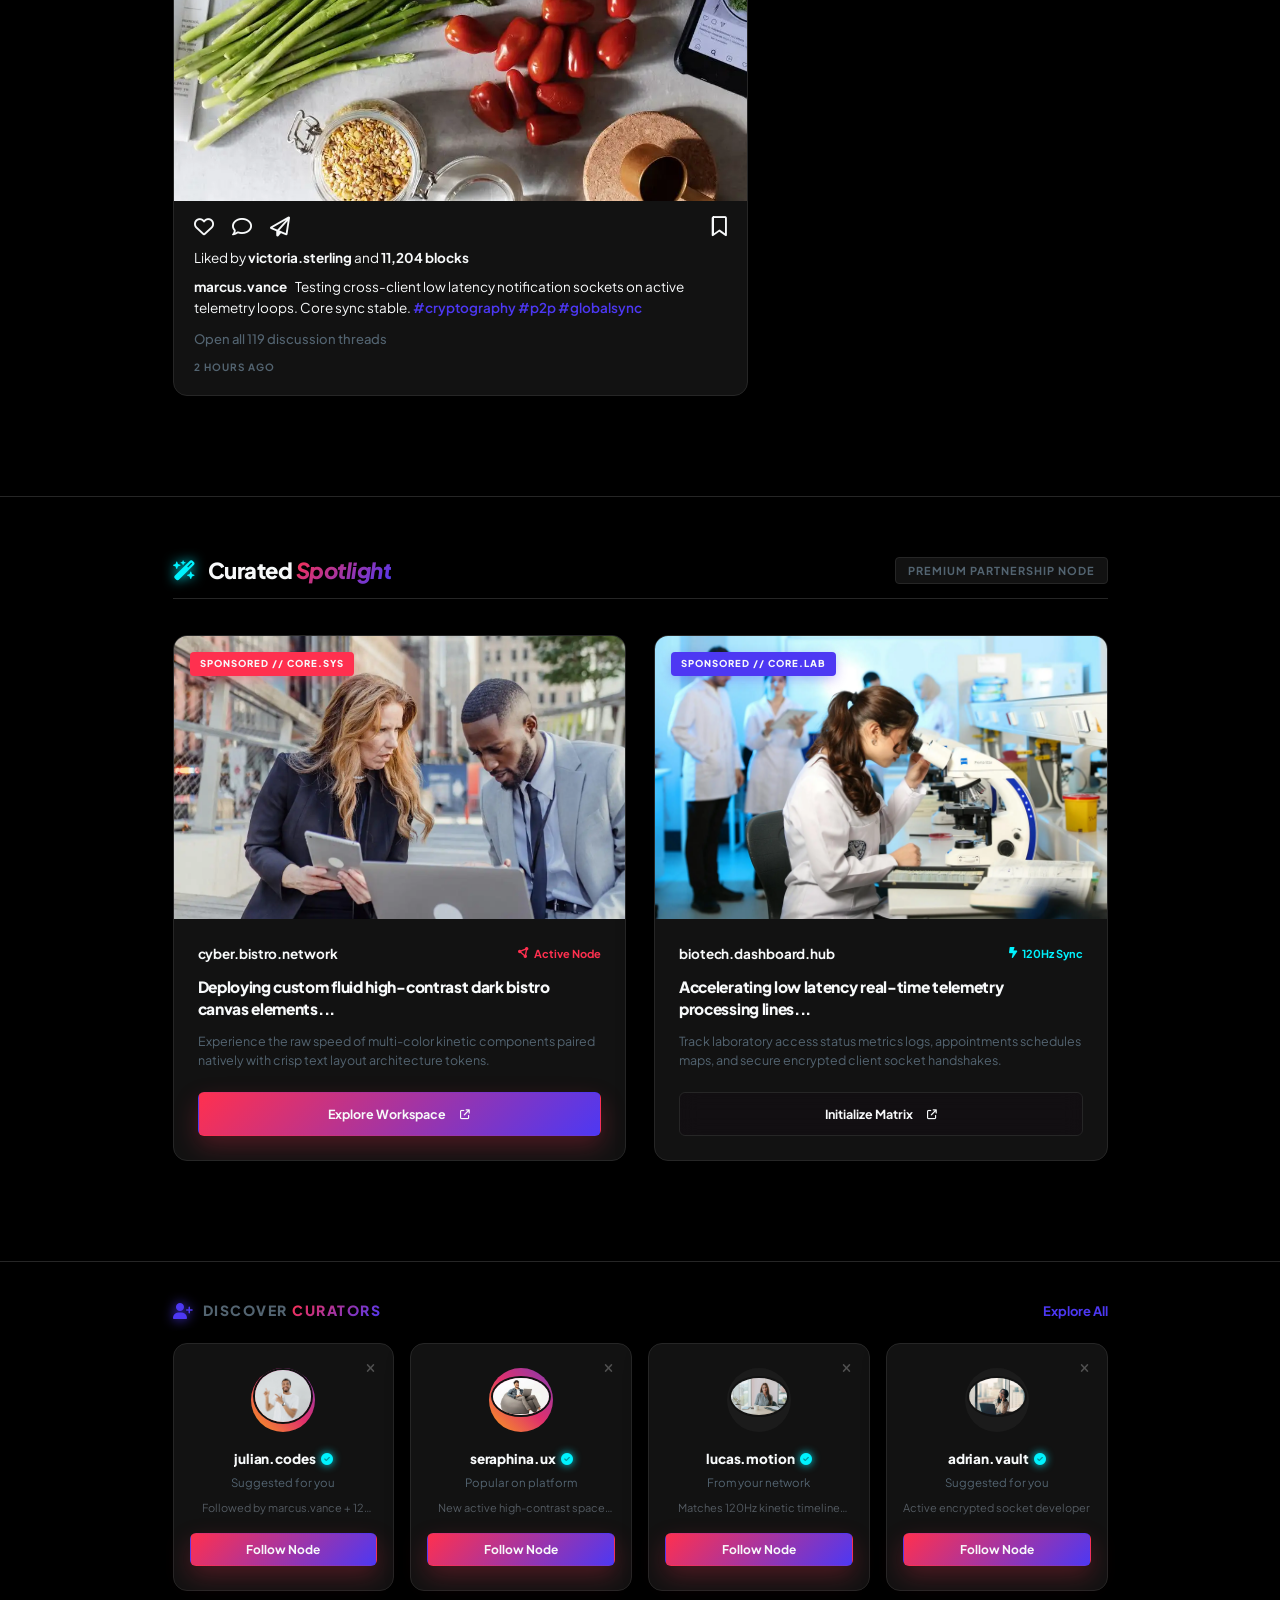
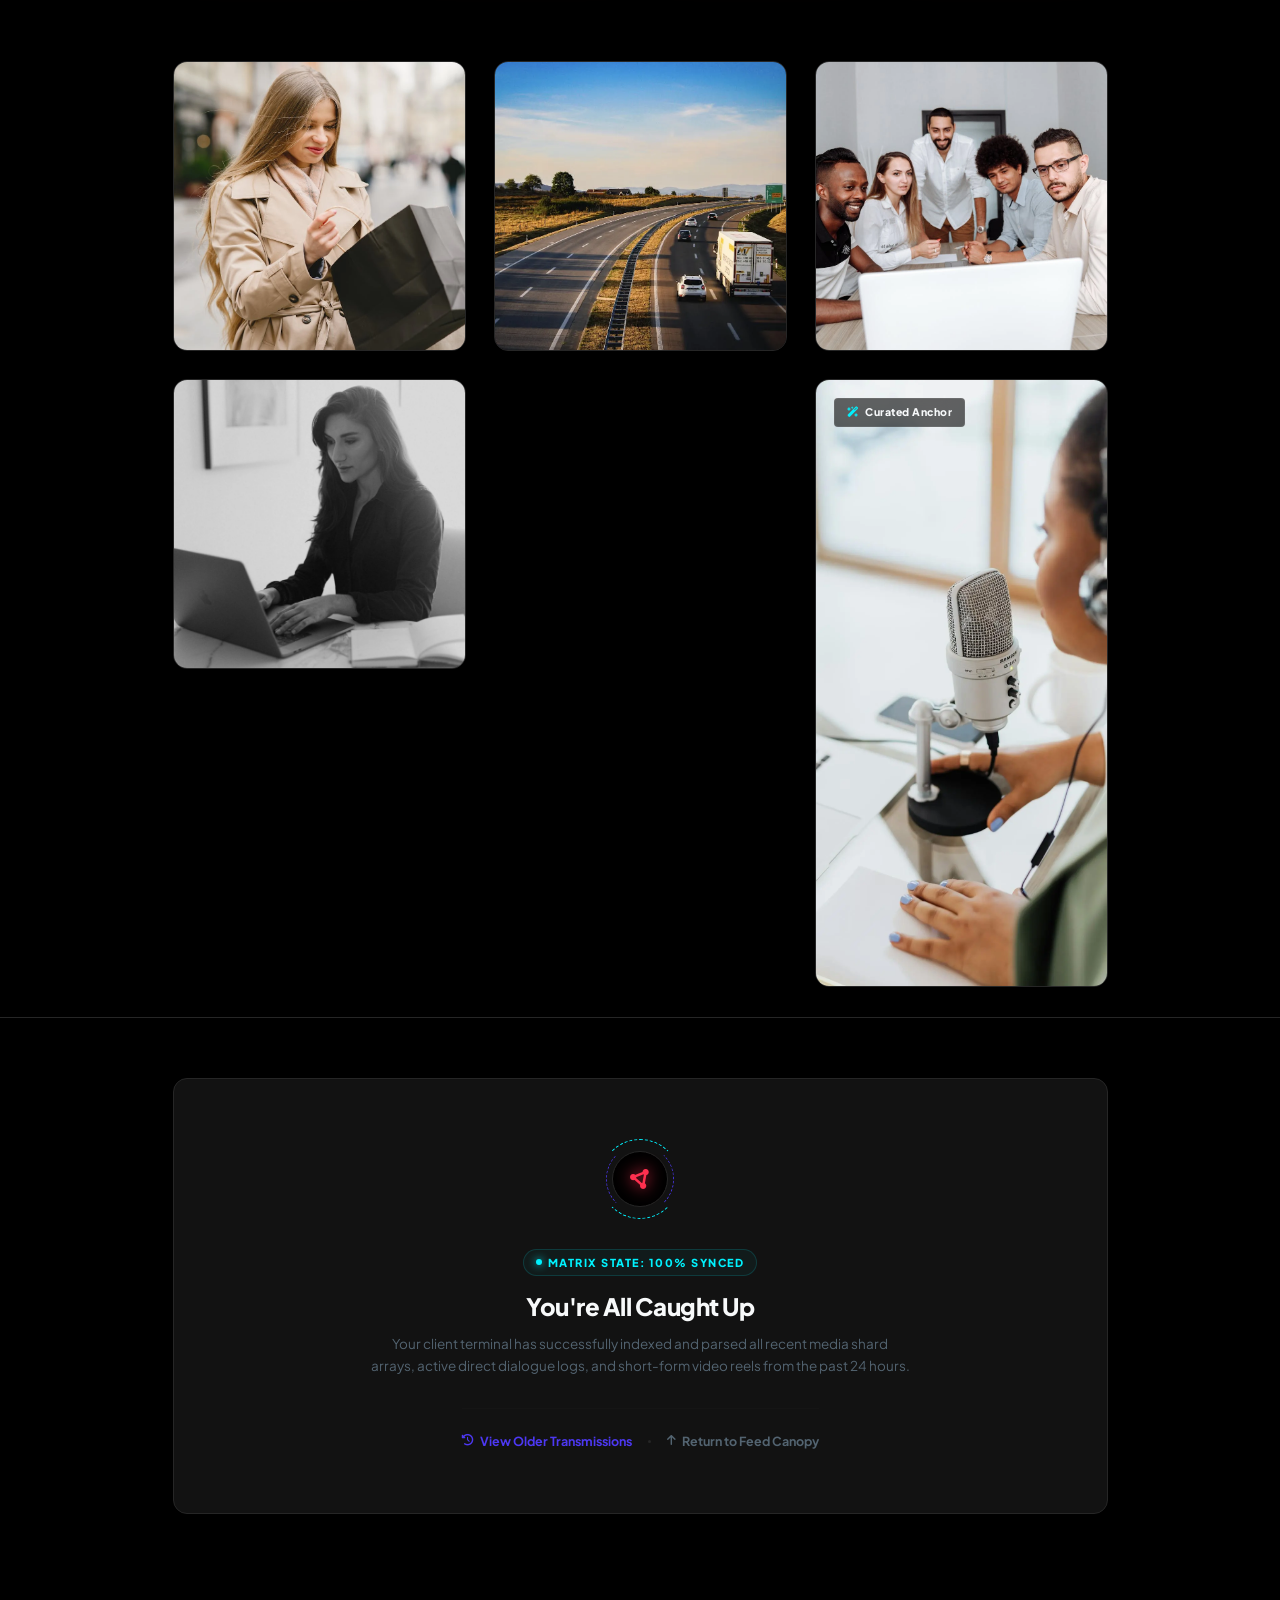
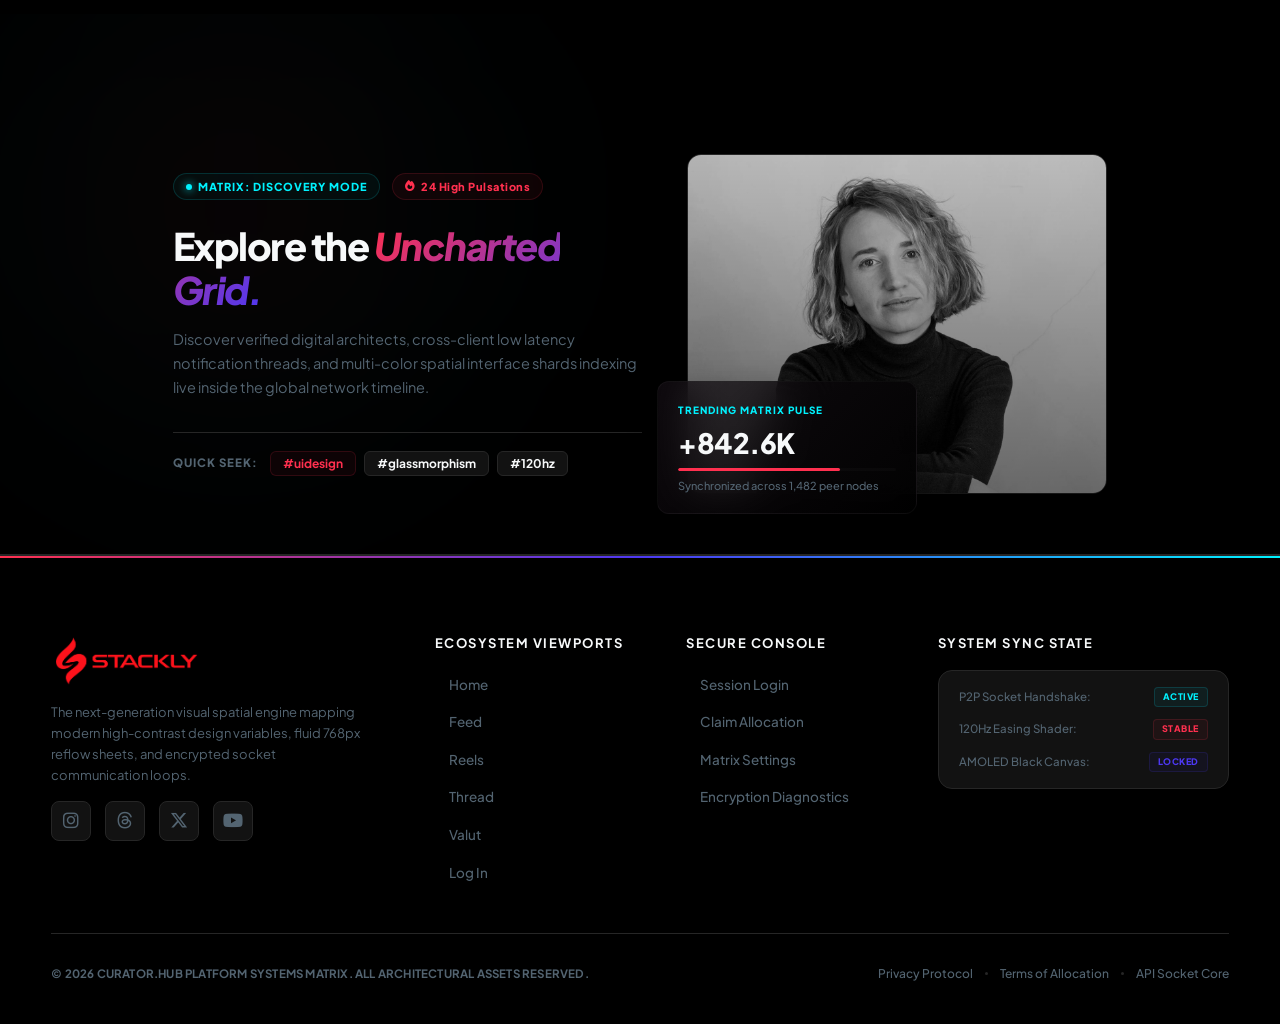
<file: feed.html>
<!DOCTYPE html>
<html lang="en">
<head>
    <meta charset="UTF-8">
    <meta name="viewport" content="width=device-width, initial-scale=1.0">
    <title>Social Media</title>
    <link rel="icon" href="./assets/bg remove.webp">

    <link rel="stylesheet" href="style.css">
    <link rel="stylesheet" href="feed.css">
    <link rel="stylesheet" href="./root.css">

    <link href="https://fonts.googleapis.com/icon?family=Material+Icons" rel="stylesheet">
    <link rel="stylesheet" href="https://cdnjs.cloudflare.com/ajax/libs/font-awesome/6.5.1/css/all.min.css">

    <link href="https://unpkg.com/aos@2.3.4/dist/aos.css" rel="stylesheet">
</head>
<body>


    <!-- ULTRA-PREMIUM NAVIGATION CANOPY TERMINAL -->
    <header class="workspace-premium-navigation" id="globalHeader">
        <div class="nav-container-wrapper">

            <!-- Left Wing: Premium Identity Core Branding -->
            <a href="./index.html" class="nav-branding-anchor">
                <img src="./assets/dark red.webp" alt="Brand Logo" class="branding-logo" width="150px" height="50px">
            </a>

            <!-- Central Axis: Desktop Link arrays (Dissolves into Mobile Overlay Node) -->
            <nav class="nav-navigation-menu-links-deck" id="navMenu">
                <ul class="nav-links-list">
                    <li><a href="./index.html" class="nav-link-token active-link-route">Home</a></li>
                    <li><a href="feed.html" class="nav-link-token">Feed</a></li>
                    <li><a href="reels.html" class="nav-link-token">Reels</a></li>
                    <li><a href="thread.html" class="nav-link-token">Threads</a></li>
                    <li><a href="valut.html" class="nav-link-token">Valut</a></li>
                </ul>

                <!-- Mobile Only: Supplemental Utility Triggers inside the Menu overlay -->
                <div class="mobile-menu-utility-deck">
                    <a href="error.html" class="btn-social-base btn-app-primary mobile-menu-btn">
                        <span class="btn-content-track">Initialize Terminal</span>
                    </a>
                </div>
            </nav>

            <!-- Right Wing: System Access Trigger Actions -->
            <div class="nav-actions-deck">
                <a href="./home 2/log.html" class="btn-social-base btn-app-secondary nav-desktop-action-btn">
                    <span class="btn-content-track">Log In</span>
                </a>

                <!-- Custom Micro-Animated Hamburger Core Trigger Node -->
                <button class="luxury-hamburger-trigger" id="hamburgerTrigger"
                    aria-label="Toggle Navigation Grid System" aria-expanded="false">
                    <span class="hamburger-meat-line bar-top"></span>
                    <span class="hamburger-meat-line bar-middle"></span>
                    <span class="hamburger-meat-line bar-bottom"></span>
                </button>
            </div>

        </div>
    </header>








<!-- ULTRA-PREMIUM SOCIAL FEED HUB CANOPY -->
<section class="feed-hero-canopy-stage">
    <!-- Deep Atmospheric Backlighting Mesh Flare -->
    <div class="feed-hero-ambient-mesh"></div>

    <div class="feed-hero-layout-wrapper">
        <div class="feed-hero-canopy-grid" data-aos="fade-up" data-aos-duration="1200">
            
            <!-- Left Axis Column: Editorial Welcome & System Telemetry Status -->
            <div class="feed-welcome-axis">
                <div class="feed-status-badge-row">
                    <span class="feed-telemetry-pill">
                        <span class="pulse-cyan-beacon"></span> Sync State: Active
                    </span>
                    <span class="feed-unread-counter"><i class="fa-solid fa-bell"></i> 3 Alerts</span>
                </div>
                <h1>Your Curated <span>Ecosystem.</span></h1>
                <p>
                    Synchronizing live media shard arrays, hardware-accelerated motion timelines, and custom cryptographic handshakes natively inside your absolute dark mode viewport.
                </p>
            </div>

            <!-- Right Axis Column: Horizontal Fast-Swipe Active Broadcasters Track -->
            <div class="feed-broadcasters-axis">
                <div class="broadcasters-axis-header">
                    <h5>Live Channels</h5>
                    <span class="live-counter-tag">12 Broadcasting</span>
                </div>
                
                <!-- Horizontal Rolling Stream Track Container -->
                <div class="broadcasters-scroller-deck">
                    
                    <!-- Broadcaster Node 1 (Active Story State) -->
                    <div class="broadcaster-bubble-cell">
                        <div class="broadcaster-avatar-halo active-story-gradient">
                            <div class="avatar-black-gap">
                                <img src="./assets/m1.webp" alt="Broadcaster Viewport Node" class="broadcaster-img-core">
                            </div>
                        </div>
                        <span class="broadcaster-handle-label">alexander</span>
                    </div>

                    <!-- Broadcaster Node 2 -->
                    <div class="broadcaster-bubble-cell">
                        <div class="broadcaster-avatar-halo active-story-gradient">
                            <div class="avatar-black-gap">
                                <img src="./assets/m7.webp" alt="Broadcaster Viewport Node" class="broadcaster-img-core">
                            </div>
                        </div>
                        <span class="broadcaster-handle-label">marcus.vance</span>
                    </div>

                    <!-- Broadcaster Node 3 -->
                    <div class="broadcaster-bubble-cell">
                        <div class="broadcaster-avatar-halo active-story-gradient">
                            <div class="avatar-black-gap">
                                <img src="./assets/w1.webp" alt="Broadcaster Viewport Node" class="broadcaster-img-core">
                            </div>
                        </div>
                        <span class="broadcaster-handle-label">victoria.s</span>
                    </div>

                    <!-- Broadcaster Node 4 -->
                    <div class="broadcaster-bubble-cell">
                        <div class="broadcaster-avatar-halo">
                            <div class="avatar-black-gap">
                                <img src="./assets/w2.webp" alt="Broadcaster Viewport Node" class="broadcaster-img-core">
                            </div>
                        </div>
                        <span class="broadcaster-handle-label">elena.rost</span>
                    </div>

                </div>
            </div>

        </div>
    </div>
</section>









<!-- ULTRA-PREMIUM UNIFIED FEED ENTRY TRACK -->
<section class="platform-feed-stream-stage">
    <div class="stream-layout-container">
        
        <!-- Left Axis: Primary Core Algorithmic Feed Stream Timeline -->
        <div class="feed-main-timeline-axis">
            
            <!-- Feed Article Node 1 -->
            <article class="feed-post-chassis" data-aos="fade-up" data-aos-duration="1000">
                <!-- Profile Owner Header Cluster Row -->
                <div class="post-header-identity-row">
                    <div class="post-curator-cell">
                        <div class="post-avatar-halo active-story-gradient">
                            <div class="avatar-black-gap">
                                <img src="./assets/m1.webp" alt="Curator Profile View" class="post-mini-avatar">
                            </div>
                        </div>
                        <div class="post-handle-stack">
                            <div class="post-handle-badge-group">
                                <h4>alexander.design</h4>
                                <i class="fa-solid fa-circle-check verification-icon-cyan" aria-label="Verified Tier Sync Channel Token"></i>
                            </div>
                            <span>Tokyo Base // Node_01</span>
                        </div>
                    </div>
                    <button class="post-options-trigger-btn" onclick="window.location.href='error.html'" aria-label="Open Extended Action Parameters"><i class="fa-solid fa-ellipsis"></i></button>
                </div>

                <!-- Main Display Media Frame (Dual-Tap Interaction Layer) -->
                <div class="post-media-viewport-box" ondoubleclick="triggerHeartPop(this)">
                    <img src="./assets/post 5.webp" alt="High-Fidelity UI Interface Upload" class="post-upload-graphic">
                    <div class="double-tap-heart-pop"><i class="fa-solid fa-heart"></i></div>
                </div>

                <!-- Action Vector Controls Bars Deck Area -->
                <div class="post-actions-toolbar-row">
                    <div class="left-vectors-group">
                        <button class="action-vector-btn toggle-heart-trigger" onclick="window.location.href='error.html'" aria-label="Toggle Like State"><i class="fa-regular fa-heart"></i></button>
                        <button class="action-vector-btn" onclick="window.location.href='error.html'" aria-label="Initialize Discussion Tunnel"><i class="fa-regular fa-comment"></i></button>
                        <button class="action-vector-btn" onclick="window.location.href='error.html'" aria-label="Forward Core Asset Route"><i class="fa-regular fa-paper-plane"></i></button>
                    </div>
                    <button class="action-vector-btn toggle-bookmark-trigger" onclick="window.location.href='error.html'" aria-label="Collect Asset Token"><i class="fa-regular fa-bookmark"></i></button>
                </div>

                <!-- Informational Analytics & Description Blocks Stack -->
                <div class="post-details-editorial-stack">
                    <span class="likes-metrics-counter-label">Liked by <strong>marcus.vance</strong> and <strong>18,482 blocks</strong></span>
                    
                    <p class="post-caption-body-copy">
                        <strong>alexander.design</strong> Rendering high-contrast single column reflow configurations directly across the AMOLED black canvas variables system. Hard line dividers locked. <span class="caption-hyperlink-tokens">#uidesign #darkmode #120hz</span>
                    </p>

                    <button class="facade-view-threads-btn" onclick="window.location.href='error.html'">Open all 482 discussion threads</button>
                    <span class="post-telemetry-timestamp">32 MINUTES AGO</span>
                </div>
            </article>

            <!-- Feed Article Node 2 -->
            <article class="feed-post-chassis" data-aos="fade-up" data-aos-duration="1000" data-aos-delay="100">
                <div class="post-header-identity-row">
                    <div class="post-curator-cell">
                        <div class="post-avatar-halo">
                            <div class="avatar-black-gap">
                                <img src="./assets/m7.webp" alt="Curator Profile View" class="post-mini-avatar">
                            </div>
                        </div>
                        <div class="post-handle-stack">
                            <div class="post-handle-badge-group">
                                <h4>marcus.vance</h4>
                                <i class="fa-solid fa-circle-check verification-icon-cyan" aria-label="Verified Tier Sync Channel Token"></i>
                            </div>
                            <span>San Francisco // Node_02</span>
                        </div>
                    </div>
                    <button class="post-options-trigger-btn" onclick="window.location.href='error.html'" aria-label="Open Extended Action Parameters"><i class="fa-solid fa-ellipsis"></i></button>
                </div>

                <div class="post-media-viewport-box" ondoubleclick="triggerHeartPop(this)">
                    <img src="./assets/post 5.webp" alt="Glass Framework Sub-Engine Upload" class="post-upload-graphic">
                    <div class="double-tap-heart-pop"><i class="fa-solid fa-heart"></i></div>
                </div>

                <div class="post-actions-toolbar-row">
                    <div class="left-vectors-group">
                        <button class="action-vector-btn toggle-heart-trigger" onclick="window.location.href='error.html'" aria-label="Toggle Like State"><i class="fa-regular fa-heart"></i></button>
                        <button class="action-vector-btn" aria-label="Initialize Discussion Tunnel" onclick="window.location.href='error.html'"><i class="fa-regular fa-comment"></i></button>
                        <button class="action-vector-btn" aria-label="Forward Core Asset Route" onclick="window.location.href='error.html'"><i class="fa-regular fa-paper-plane"></i></button>
                    </div>
                    <button class="action-vector-btn toggle-bookmark-trigger" onclick="window.location.href='error.html'" aria-label="Collect Asset Token"><i class="fa-regular fa-bookmark"></i></button>
                </div>

                <div class="post-details-editorial-stack">
                    <span class="likes-metrics-counter-label">Liked by <strong>victoria.sterling</strong> and <strong>11,204 blocks</strong></span>
                    
                    <p class="post-caption-body-copy">
                        <strong>marcus.vance</strong> Testing cross-client low latency notification sockets on active telemetry loops. Core sync stable. <span class="caption-hyperlink-tokens">#cryptography #p2p #globalsync</span>
                    </p>

                    <button class="facade-view-threads-btn" onclick="window.location.href='error.html'">Open all 119 discussion threads</button>
                    <span class="post-telemetry-timestamp">2 HOURS AGO</span>
                </div>
            </article>

        </div>

        <!-- Right Axis: Contextual Trending Filtration Sidebar (Safely collapses on 768px Mobile) -->
        <aside class="feed-contextual-filter-sidebar" data-aos="fade-left" data-aos-duration="1200" data-aos-delay="200">
            <div class="sidebar-sticky-enclosure">
                
                <!-- Active Account Context Section Header -->
                <div class="sidebar-user-node-anchor">
                    <div class="sidebar-user-profile-cell">
                        <img src="./assets/m1.webp" alt="Your System Allocation View" class="sidebar-avatar-img">
                        <div class="sidebar-user-name-stack">
                            <h4>alexander.design</h4>
                            <span>Alexander Core System</span>
                        </div>
                    </div>
                    <button class="sidebar-action-switch-btn" onclick="window.location.href='error.html'">Switch</button>
                </div>

                <!-- Trending Categories Navigation Filter Panel -->
                <div class="sidebar-filtration-panel-box">
                    <div class="panel-header-row">
                        <h5>Ecosystem Trending</h5>
                        <button class="panel-see-all-btn" onclick="window.location.href='error.html'">See All</button>
                    </div>

                    <div class="panel-trending-tags-stack">
                        
                        <!-- Tag Row 1 -->
                        <div class="trending-tag-line-item">
                            <div class="tag-meta-identity-cell">
                                <span class="tag-hash-symbol-prefix">#</span>
                                <div class="tag-name-metrics-stack">
                                    <strong>uidesign</strong>
                                    <span>42.8K active transmissions</span>
                                </div>
                            </div>
                            <button class="tag-quick-filter-btn active-rose-filter" onclick="window.location.href='error.html'">Filter</button>
                        </div>

                        <!-- Tag Row 2 -->
                        <div class="trending-tag-line-item">
                            <div class="tag-meta-identity-cell">
                                <span class="tag-hash-symbol-prefix">#</span>
                                <div class="tag-name-metrics-stack">
                                    <strong>darkmode</strong>
                                    <span>24.1K active transmissions</span>
                                </div>
                            </div>
                            <button class="tag-quick-filter-btn" onclick="window.location.href='error.html'">Filter</button>
                        </div>

                        <!-- Tag Row 3 -->
                        <div class="trending-tag-line-item">
                            <div class="tag-meta-identity-cell">
                                <span class="tag-hash-symbol-prefix">#</span>
                                <div class="tag-name-metrics-stack">
                                    <strong>glassmorphism</strong>
                                    <span>18.9K active transmissions</span>
                                </div>
                            </div>
                            <button class="tag-quick-filter-btn" onclick="window.location.href='error.html'">Filter</button>
                        </div>

                    </div>
                </div>

                <!-- System Meta Footnotes Info Area -->
                <footer class="sidebar-minimal-meta-footer">
                    <p>Platform Core // Security Protocol // API Core Socket // Privacy Leak Controls</p>
                    <span>© 2026 CURATOR.HUB PLATFORM INC</span>
                </footer>

            </div>
        </aside>

    </div>
</section>









<!-- ULTRA-PREMIUM SOCIAL SPONSORED CAROUSEL RUNWAY -->
<section class="platform-sponsored-spotlight-stage">
    <div class="spotlight-layout-container">
        
        <!-- Section Metadata Heading Indicator -->
        <div class="spotlight-section-header" data-aos="fade-up" data-aos-duration="1000">
            <div class="spotlight-title-cluster">
                <i class="fa-solid fa-wand-magic-sparkles spotlight-icon-vector-cyan"></i>
                <h2>Curated <span>Spotlight</span></h2>
            </div>
            <span class="spotlight-verification-tag">Premium Partnership Node</span>
        </div>

        <!-- Symmetrical Split Workspace Base Grid Row -->
        <div class="spotlight-asymmetric-deck-grid">
            
            <!-- Left Wing Shard: Primary Interactive Spotlight Card Node -->
            <div class="spotlight-display-card-box" data-aos="fade-right" data-aos-duration="1200" data-aos-delay="100">
                <div class="spotlight-image-shield-frame">
                    <img src="./assets/report.webp" alt="Premium Glassmorphic Interface Framework Asset" class="spotlight-main-img">
                    <span class="spotlight-upper-floating-badge">SPONSORED // CORE.SYS</span>
                </div>
                <div class="spotlight-content-editorial-stack">
                    <div class="spotlight-brand-identity-row">
                        <strong>cyber.bistro.network</strong>
                        <span class="spotlight-link-vector-rose"><i class="fa-solid fa-circle-nodes"></i> Active Node</span>
                    </div>
                    <h4>Deploying custom fluid high-contrast dark bistro canvas elements...</h4>
                    <p>
                        Experience the raw speed of multi-color kinetic components paired natively with crisp text layout architecture tokens.
                    </p>
                    <a href="error.html" class="btn-social-base btn-app-primary spotlight-action-btn">
                        <span class="btn-content-track">Explore Workspace <i class="fa-solid fa-arrow-up-right-from-square"></i></span>
                    </a>
                </div>
            </div>

            <!-- Right Wing Shard: Secondary Companion Showcase Card Node -->
            <div class="spotlight-display-card-box" data-aos="fade-left" data-aos-duration="1200" data-aos-delay="200">
                <div class="spotlight-image-shield-frame">
                    <img src="./assets/hero 2.webp" alt="Hardware Accelerated Metric Telemetry Panel" class="spotlight-main-img">
                    <span class="spotlight-upper-floating-badge-blue">SPONSORED // CORE.LAB</span>
                </div>
                <div class="spotlight-content-editorial-stack">
                    <div class="spotlight-brand-identity-row">
                        <strong>biotech.dashboard.hub</strong>
                        <span class="spotlight-link-vector-blue"><i class="fa-solid fa-bolt-lightning"></i> 120Hz Sync</span>
                    </div>
                    <h4>Accelerating low latency real-time telemetry processing lines...</h4>
                    <p>
                        Track laboratory access status metrics logs, appointments schedules maps, and secure encrypted client socket handshakes.
                    </p>
                    <a href="error.html" class="btn-social-base btn-app-secondary spotlight-action-btn">
                        <span class="btn-content-track">Initialize Matrix <i class="fa-solid fa-arrow-up-right-from-square"></i></span>
                    </a>
                </div>
            </div>

        </div>

    </div>
</section>










<!-- ULTRA-PREMIUM DISCOVERY SUGGESTIONS CAROUSEL CHASSIS -->
<section class="platform-recommendations-matrix-stage">
    <div class="recommendations-layout-container">
        
        <!-- Section Header Row: Minimal Telemetry Counters -->
        <div class="recommendations-section-header" data-aos="fade-up" data-aos-duration="1000">
            <div class="recommendations-title-cluster">
                <i class="fa-solid fa-user-plus recommendation-icon-vector-blue"></i>
                <h2>Discover <span>Curators</span></h2>
            </div>
            <button class="recommendations-see-all-trigger" onclick="window.location.href='error.html'">Explore All</button>
        </div>

        <!-- Horizontal Slide Track Core Runway Container -->
        <div class="recommendations-scroller-runway" data-aos="fade-up" data-aos-duration="1200" data-aos-delay="100">
            
            <!-- Recommendation Curator Card 1 -->
            <div class="curator-suggestion-card">
                <!-- Top Exit Toggle Pointer -->
                <button class="curator-dismiss-btn" onclick="window.location.href='error.html'" aria-label="Dismiss Recommendation Node"><i class="fa-solid fa-xmark"></i></button>
                
                <!-- Avatar Housing Stack with Multi-Color Halo Active Loop -->
                <div class="curator-avatar-axis">
                    <div class="curator-avatar-story-halo active-story-gradient">
                        <div class="avatar-black-gap">
                            <img src="./assets/m4.webp" alt="Curator Discovery Node Target" class="curator-img-core">
                        </div>
                    </div>
                </div>

                <!-- Text Description Metadata Block Copy -->
                <div class="curator-meta-details-stack">
                    <div class="curator-handle-badge-row">
                        <strong>julian.codes</strong>
                        <i class="fa-solid fa-circle-check validation-icon-cyan" aria-label="Verified Tier Sync Channel Token"></i>
                    </div>
                    <span>Suggested for you</span>
                    <p>Followed by marcus.vance + 12 others</p>
                </div>

                <!-- Follow Direct Trigger Button (Electric Neon Rose Backdrop) -->
                <button class="btn-social-base btn-app-primary curator-follow-trigger-btn" onclick="window.location.href='error.html'">
                    <span class="btn-content-track">Follow Node</span>
                </button>
            </div>

            <!-- Recommendation Curator Card 2 -->
            <div class="curator-suggestion-card">
                <button class="curator-dismiss-btn" onclick="window.location.href='error.html'" aria-label="Dismiss Recommendation Node"><i class="fa-solid fa-xmark"></i></button>
                <div class="curator-avatar-axis">
                    <div class="curator-avatar-story-halo active-story-gradient">
                        <div class="avatar-black-gap">
                            <img src="./assets/m6.webp" alt="Curator Discovery Node Target" class="curator-img-core">
                        </div>
                    </div>
                </div>
                <div class="curator-meta-details-stack">
                    <div class="curator-handle-badge-row">
                        <strong>seraphina.ux</strong>
                        <i class="fa-solid fa-circle-check validation-icon-cyan" aria-label="Verified Tier Sync Channel Token"></i>
                    </div>
                    <span>Popular on platform</span>
                    <p>New active high-contrast space node</p>
                </div>
                <button class="btn-social-base btn-app-primary curator-follow-trigger-btn" onclick="window.location.href='error.html'">
                    <span class="btn-content-track">Follow Node</span>
                </button>
            </div>

            <!-- Recommendation Curator Card 3 -->
            <div class="curator-suggestion-card">
                <button class="curator-dismiss-btn" aria-label="Dismiss Recommendation Node"><i class="fa-solid fa-xmark"></i></button>
                <div class="curator-avatar-axis">
                    <div class="curator-avatar-story-halo">
                        <div class="avatar-black-gap">
                            <img src="./assets/w5.webp" alt="Curator Discovery Node Target" class="curator-img-core">
                        </div>
                    </div>
                </div>
                <div class="curator-meta-details-stack">
                    <div class="curator-handle-badge-row">
                        <strong>lucas.motion</strong>
                        <i class="fa-solid fa-circle-check validation-icon-cyan" aria-label="Verified Tier Sync Channel Token"></i>
                    </div>
                    <span>From your network</span>
                    <p>Matches 120Hz kinetic timeline codes</p>
                </div>
                <button class="btn-social-base btn-app-primary curator-follow-trigger-btn" onclick="window.location.href='error.html'">
                    <span class="btn-content-track">Follow Node</span>
                </button>
            </div>

            <!-- Recommendation Curator Card 4 -->
            <div class="curator-suggestion-card">
                <button class="curator-dismiss-btn" aria-label="Dismiss Recommendation Node"><i class="fa-solid fa-xmark"></i></button>
                <div class="curator-avatar-axis">
                    <div class="curator-avatar-story-halo">
                        <div class="avatar-black-gap">
                            <img src="./assets/w8.webp" alt="Curator Discovery Node Target" class="curator-img-core">
                        </div>
                    </div>
                </div>
                <div class="curator-meta-details-stack">
                    <div class="curator-handle-badge-row">
                        <strong>adrian.vault</strong>
                        <i class="fa-solid fa-circle-check validation-icon-cyan" aria-label="Verified Tier Sync Channel Token"></i>
                    </div>
                    <span>Suggested for you</span>
                    <p>Active encrypted socket developer</p>
                </div>
                <button class="btn-social-base btn-app-primary curator-follow-trigger-btn" onclick="window.location.href='error.html'">
                    <span class="btn-content-track">Follow Node</span>
                </button>
            </div>

        </div>

    </div>
</section>









<!-- ULTRA-PREMIUM ASYMMETRICAL DISCOVERY GRID CHASSIS -->
<section class="platform-explore-matrix-stage">
    <div class="explore-matrix-layout-container">
        
        <!-- Interactive Multi-Row Cluster Runway -->
        <div class="explore-matrix-asymmetric-cluster">
            
            <!-- Card Block 1: Standard Quadrant -->
            <div class="explore-matrix-card-node" data-aos="fade-up" data-aos-duration="1000">
                <div class="explore-matrix-viewport-shield">
                    <img src="./assets/essen 3.webp" alt="Spatial Interface Core Sub-Engine View" class="explore-matrix-graphic">
                    
                    <!-- Floating Live Metrics Interaction Mask (Electric Neon Rose Trigger) -->
                    <div class="explore-matrix-hover-shutter">
                        <div class="explore-matrix-metrics-stack">
                            <span><i class="fa-solid fa-heart color-rose-vector"></i> 42.4K</span>
                            <span><i class="fa-solid fa-comment color-cyan-vector"></i> 912</span>
                        </div>
                    </div>
                </div>
            </div>

            <!-- Card Block 2: Standard Quadrant -->
            <div class="explore-matrix-card-node" data-aos="fade-up" data-aos-duration="1000" data-aos-delay="100">
                <div class="explore-matrix-viewport-shield">
                    <img src="./assets/img 2.webp" alt="AMOLED Black UI Workspace Block" class="explore-matrix-graphic">
                    <div class="explore-matrix-hover-shutter">
                        <div class="explore-matrix-metrics-stack">
                            <span><i class="fa-solid fa-heart color-rose-vector"></i> 18.2K</span>
                            <span><i class="fa-solid fa-comment color-cyan-vector"></i> 341</span>
                        </div>
                    </div>
                </div>
            </div>

            <!-- Card Block 3: Standard Quadrant -->
            <div class="explore-matrix-card-node" data-aos="fade-up" data-aos-duration="1000" data-aos-delay="200">
                <div class="explore-matrix-viewport-shield">
                    <img src="./assets/IT solutions.webp" alt="Glassmorphic Telemetry Shader Render" class="explore-matrix-graphic">
                    <div class="explore-matrix-hover-shutter">
                        <div class="explore-matrix-metrics-stack">
                            <span><i class="fa-solid fa-heart color-rose-vector"></i> 29.7K</span>
                            <span><i class="fa-solid fa-comment color-cyan-vector"></i> 604</span>
                        </div>
                    </div>
                </div>
            </div>

            <!-- Card Block 4: Standard Quadrant -->
            <div class="explore-matrix-card-node" data-aos="fade-up" data-aos-duration="1000" data-aos-delay="300">
                <div class="explore-matrix-viewport-shield">
                    <img src="./assets/blog.webp" alt="Hardware Accelerated Metric Dashboard Node" class="explore-matrix-graphic">
                    <div class="explore-matrix-hover-shutter">
                        <div class="explore-matrix-metrics-stack">
                            <span><i class="fa-solid fa-heart color-rose-vector"></i> 11.5K</span>
                            <span><i class="fa-solid fa-comment color-cyan-vector"></i> 198</span>
                        </div>
                    </div>
                </div>
            </div>

            <!-- Card Block 5: Asymmetrical Double-Height Anchor Feature Piece -->
            <div class="explore-matrix-card-node node-span-double-vertical" data-aos="fade-up" data-aos-duration="1200" data-aos-delay="400">
                <div class="explore-matrix-viewport-shield">
                    <img src="./assets/podcast 1.webp" alt="Cinematic Panoramic Spatial Frame Showcase" class="explore-matrix-graphic">
                    
                    <!-- Top Floating Feature Status Badge Badge -->
                    <div class="explore-matrix-upper-pill-overlay">
                        <i class="fa-solid fa-wand-magic-sparkles"></i> Curated Anchor
                    </div>

                    <div class="explore-matrix-hover-shutter">
                        <div class="explore-matrix-metrics-stack">
                            <span><i class="fa-solid fa-heart color-rose-vector"></i> 142.8K</span>
                            <span><i class="fa-solid fa-comment color-cyan-vector"></i> 2.4K</span>
                        </div>
                    </div>
                </div>
            </div>

        </div>
    </div>
</section>









<section class="platform-feed-completion-stage">
    <div class="completion-layout-wrapper">
        
        <div class="completion-focal-axis" data-aos="zoom-in" data-aos-duration="1000">
            
            <div class="completion-vector-halo-shield">
                <div class="completion-halo-inner-gap">
                    <i class="fa-solid fa-circle-nodes core-pulse-icon-rose"></i>
                </div>
                <div class="satellite-orbit-ring ring-source-cyan"></div>
                <div class="satellite-orbit-ring ring-source-blue"></div>
            </div>

            <div class="completion-status-text-stack">
                <div class="completion-badge-row">
                    <span class="completion-micro-pill">
                        <span class="pulse-cyan-dot"></span> Matrix State: 100% Synced
                    </span>
                </div>
                <h3>You're All Caught Up</h3>
                <p>
                    Your client terminal has successfully indexed and parsed all recent media shard arrays, active direct dialogue logs, and short-form video reels from the past 24 hours.
                </p>
            </div>

            <div class="completion-history-utility-deck">
                <button class="completion-facade-anchor-btn link-theme-blue" onclick="window.location.href='error.html'">
                    <i class="fa-solid fa-clock-rotate-left"></i> View Older Transmissions
                </button>
                <span class="utility-divider-dot"></span>
                <button class="completion-facade-anchor-btn" onclick="window.location.href='error.html'">
                    <i class="fa-solid fa-arrow-up"></i> Return to Feed Canopy
                </button>
            </div>

        </div>

    </div>
</section>









<section class="explore-hero-canopy-stage">
    <div class="explore-hero-ambient-mesh"></div>

    <div class="explore-hero-layout-wrapper">
        <div class="explore-hero-canopy-grid" data-aos="fade-up" data-aos-duration="1200">
            
            <div class="explore-welcome-axis">
                <div class="explore-status-badge-row">
                    <span class="explore-telemetry-pill">
                        <span class="pulse-cyan-beacon"></span> Matrix: Discovery Mode
                    </span>
                    <span class="explore-trending-counter"><i class="fa-solid fa-fire"></i> 24 High Pulsations</span>
                </div>
                <h1>Explore the <span>Uncharted Grid.</span></h1>
                <p>
                    Discover verified digital architects, cross-client low latency notification threads, and multi-color spatial interface shards indexing live inside the global network timeline.
                </p>
                
                <div class="explore-quick-action-row">
                    <span class="shortcut-prefix-label">Quick Seek:</span>
                    <div class="shortcut-buttons-deck">
                        <button class="shortcut-token-btn active-rose-shutter" onclick="window.location.href='error.html'">#uidesign</button>
                        <button class="shortcut-token-btn" onclick="window.location.href='error.html'">#glassmorphism</button>
                        <button class="shortcut-token-btn" onclick="window.location.href='error.html'">#120hz</button>
                    </div>
                </div>
            </div>

            <div class="explore-showcase-graphic-axis">
                <div class="explore-graphic-enclosure-frame">
                    
                    <div class="explore-main-image-shield">
                        <img src="./assets/w10.webp" alt="Featured Curated Spatial Interface Asset" class="explore-featured-img">
                        <div class="explore-gradient-lower-shutter"></div>
                    </div>

                    <div class="explore-floating-metric-glass-card" data-aos="fade-up" data-aos-duration="1000" data-aos-delay="400">
                        <div class="glass-card-inner-stack">
                            <span class="glass-card-micro-tag">Trending Matrix Pulse</span>
                            <h3>+842.6K</h3>
                            <div class="glass-sparkline-bar-track">
                                <div class="glass-sparkline-fillfill-rose"></div>
                            </div>
                            <span class="glass-card-footer-label">Synchronized across 1,482 peer nodes</span>
                        </div>
                    </div>

                </div>
            </div>

        </div>
    </div>
</section>



















    <!-- ULTRA-PREMIUM GLOBAL SYSTEM FOOTER CONSOLE -->
    <footer class="platform-master-directory-footer" data-aos="fade-up" data-aos-duration="1200">
        <!-- Deep Vector Ambient Linear Border Line Accent -->
        <div class="footer-chromatic-top-bar"></div>

        <div class="footer-layout-container">
            <div class="footer-asymmetric-columns-grid">

                <div class="footer-meta-brand-cell">

                    <a href="./index.html" class="footer-branding-anchor">
                        <img src="./assets/dark red.webp" alt="Brand Logo" class="branding-logo" width="150px"
                            height="50px">
                    </a>

                    <p class="footer-brand-bio-copy">
                    The next-generation visual spatial engine mapping modern high-contrast design variables, fluid 768px reflow sheets, and encrypted socket communication loops.
                </p>

                    <div class="footer-social-networks-deck">
                        <a href="error.html" class="social-vector-link rose-shutter-trigger"
                            aria-label="Connect via Instagram Platform">
                            <i class="fa-brands fa-instagram"></i>
                        </a>
                        <a href="error.html" class="social-vector-link blue-shutter-trigger"
                            aria-label="Connect via Threads Stream">
                            <i class="fa-brands fa-threads"></i>
                        </a>
                        <a href="error.html" class="social-vector-link cyan-shutter-trigger"
                            aria-label="Connect via X Channel">
                            <i class="fa-brands fa-x-twitter"></i>
                        </a>
                        <a href="error.html" class="social-vector-link rose-shutter-trigger"
                            aria-label="Connect via YouTube Broadcast">
                            <i class="fa-brands fa-youtube"></i>
                        </a>
                    </div>

                </div>

                <!-- Column 2: Platform Core Viewports Links Array -->
                <div class="footer-links-directory-cell">
                    <h5>Ecosystem Viewports</h5>
                    <ul class="directory-routing-links-list">
                        <li><a href="./index.html"><i class="fa-solid fa-chevron-right"></i> Home</a></li>
                        <li><a href="feed.html"><i class="fa-solid fa-chevron-right"></i> Feed</a></li>
                        <li><a href="reels.html"><i class="fa-solid fa-chevron-right"></i>Reels</a></li>
                        <li><a href="thread.html"><i class="fa-solid fa-chevron-right"></i> Thread</a></li>
                        <li><a href="valut.html"><i class="fa-solid fa-chevron-right"></i> Valut</a></li>
                        <li><a href="./home 2/log.html"><i class="fa-solid fa-chevron-right"></i> Log In</a></li>


                    </ul>
                </div>

                <!-- Column 3: Secure Terminal Utilities Links Array -->
                <div class="footer-links-directory-cell">
                    <h5>Secure Console</h5>
                    <ul class="directory-routing-links-list">
                        <li><a href="./error.html"><i class="fa-solid fa-chevron-right"></i> Session Login</a></li>
                        <li><a href="./error.html"><i class="fa-solid fa-chevron-right"></i> Claim
                                Allocation</a></li>
                        <li><a href="error.html"><i class="fa-solid fa-chevron-right"></i> Matrix Settings</a></li>
                        <li><a href="error.html"><i class="fa-solid fa-chevron-right"></i> Encryption Diagnostics</a>
                        </li>
                    </ul>
                </div>

                <!-- Column 4: Platform Sync Signals Status Block -->
                <div class="footer-telemetry-status-cell">
                    <h5>System Sync State</h5>
                    <div class="telemetry-status-card-box">
                        <div class="status-indicator-line-item">
                            <span class="status-label-text">P2P Socket Handshake:</span>
                            <span class="status-value-badge badge-active-cyan">ACTIVE</span>
                        </div>
                        <div class="status-indicator-line-item">
                            <span class="status-label-text">120Hz Easing Shader:</span>
                            <span class="status-value-badge badge-active-rose">STABLE</span>
                        </div>
                        <div class="status-indicator-line-item">
                            <span class="status-label-text">AMOLED Black Canvas:</span>
                            <span class="status-value-badge badge-active-blue">LOCKED</span>
                        </div>
                    </div>
                </div>

            </div>

            <!-- Lower Sub-Footer Legal & Operational Copyright Row -->
            <div class="footer-baseline-copyright-row">
                <p>© 2026 CURATOR.HUB PLATFORM SYSTEMS MATRIX. ALL ARCHITECTURAL ASSETS RESERVED.</p>
                <div class="footer-baseline-utility-anchors">
                    <a href="error.html">Privacy Protocol</a>
                    <span class="anchor-split-dot"></span>
                    <a href="error.html">Terms of Allocation</a>
                    <span class="anchor-split-dot"></span>
                    <a href="error.html">API Socket Core</a>
                </div>
            </div>

        </div>
    </footer>


    <script src="script.js"></script>

    <script src="https://unpkg.com/aos@2.3.4/dist/aos.js"></script>

    <script>
        AOS.init({
            duration: 900,
            easing: 'ease-in-out',
            once: true,
        });

        // data-aos="fade-up"
        // fade-up, fade-down, fade-left, fade-right, zoom-in,	slide-up, flip-left	

    </script>

    <script>

/**
 * 1. REAL-TIME INTERACTIVE FOLLOW MATRIX HOOKS
 * Shifts profile follow cards between primary vibrant accents and muted charcoal confirmation frames instantly.
 * @param {HTMLElement} btnTarget - Target action trigger button identity container box
 */
function toggleFollowState(btnTarget) {
    btnTarget.classList.toggle('following-active-state');
    const textTrackToken = btnTarget.querySelector('.btn-content-track');
    
    if (btnTarget.classList.contains('following-active-state')) {
        textTrackToken.textContent = 'Following';
    } else {
        textTrackToken.textContent = 'Follow Node';
    }
}

    </script>

    
</body>
</html>
</file>
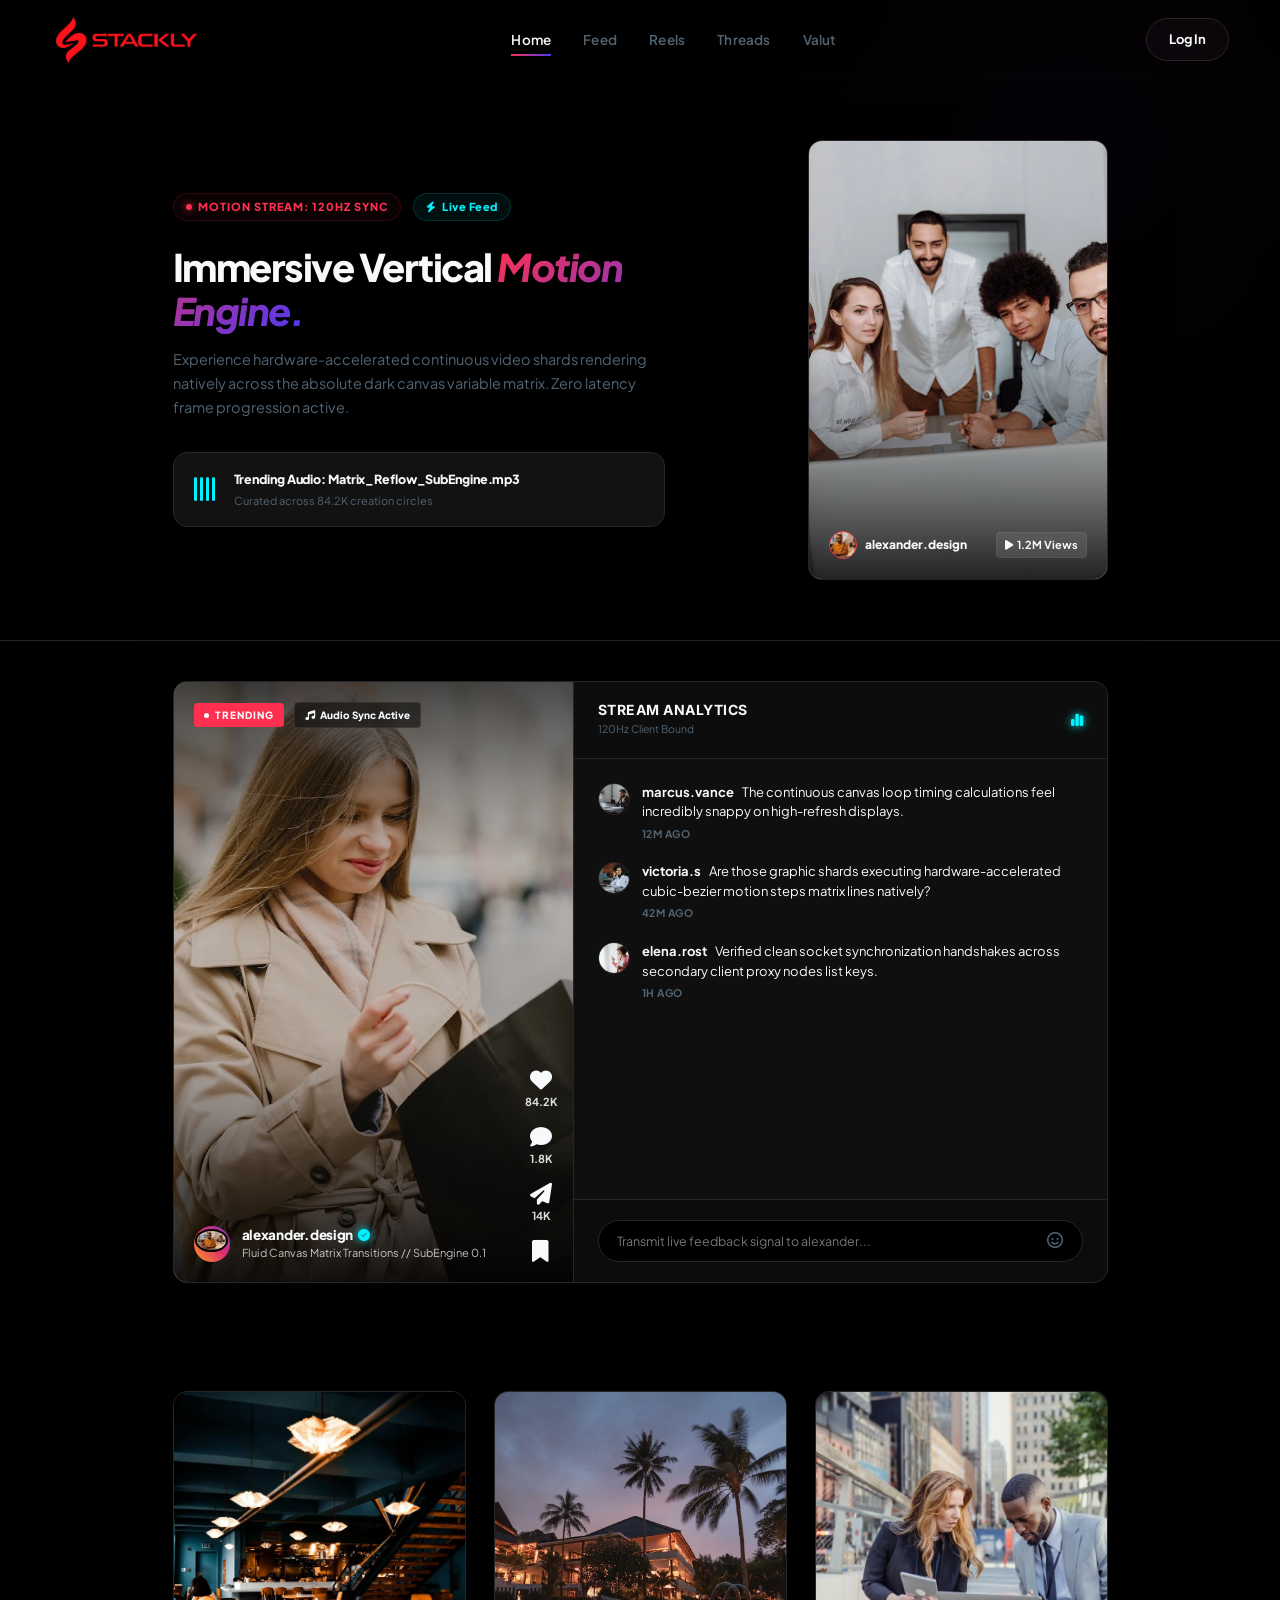
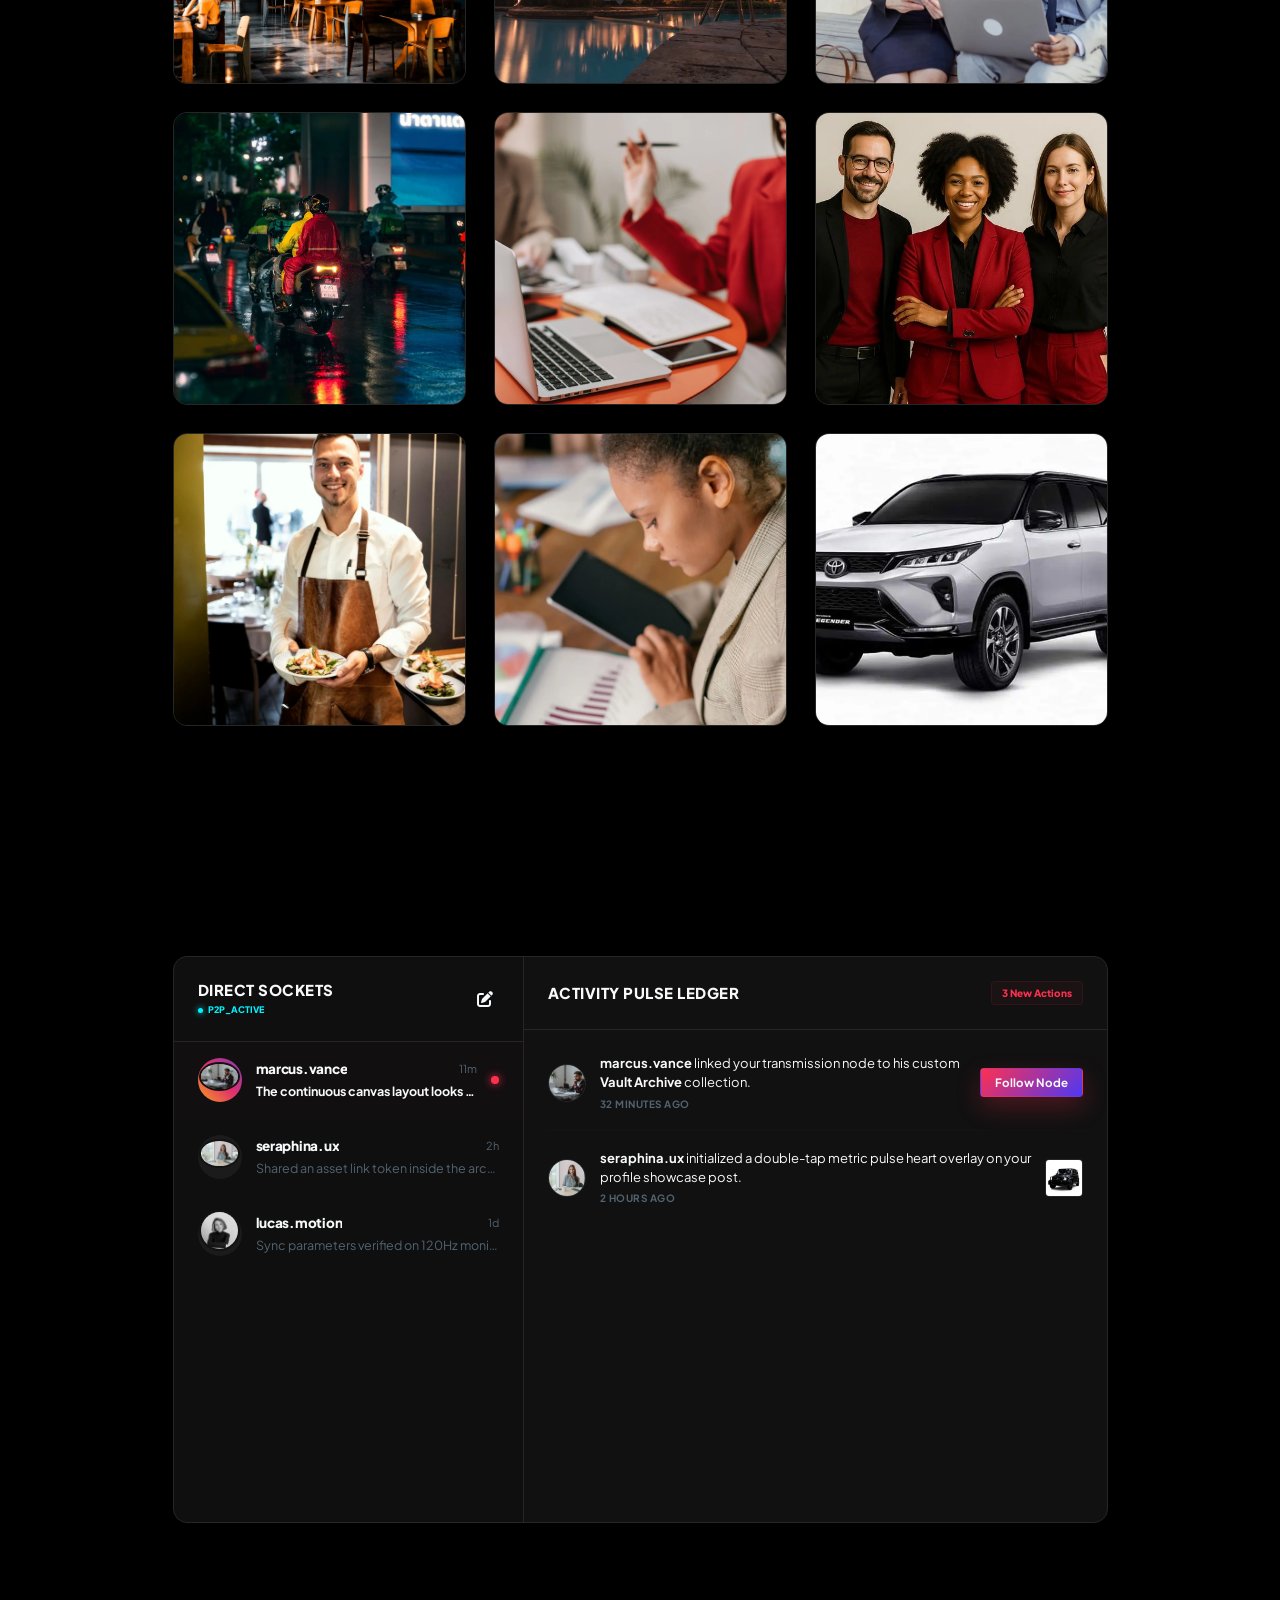
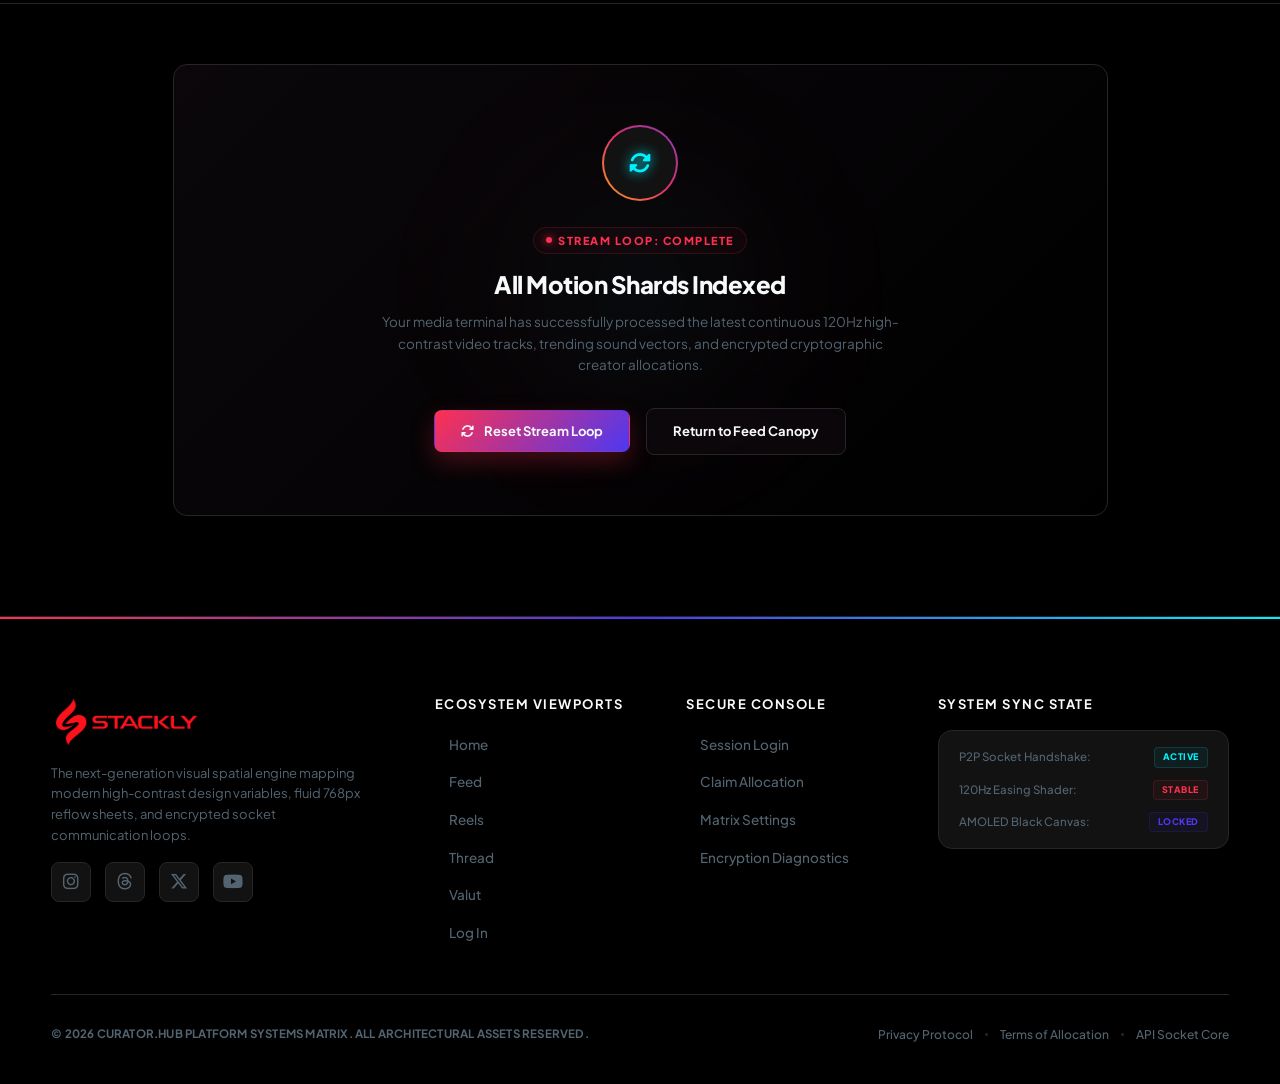
<file: reels.html>
<!DOCTYPE html>
<html lang="en">

<head>
    <meta charset="UTF-8">
    <meta name="viewport" content="width=device-width, initial-scale=1.0">
    <title>Social Media</title>
    <link rel="icon" href="./assets/bg remove.webp">

    <link rel="stylesheet" href="style.css">
    <link rel="stylesheet" href="reels.css">
    <link rel="stylesheet" href="./root.css">

    <link href="https://fonts.googleapis.com/icon?family=Material+Icons" rel="stylesheet">
    <link rel="stylesheet" href="https://cdnjs.cloudflare.com/ajax/libs/font-awesome/6.5.1/css/all.min.css">

    <link href="https://unpkg.com/aos@2.3.4/dist/aos.css" rel="stylesheet">
</head>

<body>


    <!-- ULTRA-PREMIUM NAVIGATION CANOPY TERMINAL -->
    <header class="workspace-premium-navigation" id="globalHeader">
        <div class="nav-container-wrapper">

            <!-- Left Wing: Premium Identity Core Branding -->
            <a href="./index.html" class="nav-branding-anchor">
                <img src="./assets/dark red.webp" alt="Brand Logo" class="branding-logo" width="150px" height="50px">
            </a>

            <!-- Central Axis: Desktop Link arrays (Dissolves into Mobile Overlay Node) -->
            <nav class="nav-navigation-menu-links-deck" id="navMenu">
                <ul class="nav-links-list">
                    <li><a href="./index.html" class="nav-link-token active-link-route">Home</a></li>
                    <li><a href="feed.html" class="nav-link-token">Feed</a></li>
                    <li><a href="reels.html" class="nav-link-token">Reels</a></li>
                    <li><a href="thread.html" class="nav-link-token">Threads</a></li>
                    <li><a href="valut.html" class="nav-link-token">Valut</a></li>
                </ul>

                <!-- Mobile Only: Supplemental Utility Triggers inside the Menu overlay -->
                <div class="mobile-menu-utility-deck">
                    <a href="error.html" class="btn-social-base btn-app-primary mobile-menu-btn">
                        <span class="btn-content-track">Initialize Terminal</span>
                    </a>
                </div>
            </nav>

            <!-- Right Wing: System Access Trigger Actions -->
            <div class="nav-actions-deck">
                <a href="./home 2/log.html" class="btn-social-base btn-app-secondary nav-desktop-action-btn">
                    <span class="btn-content-track">Log In</span>
                </a>

                <!-- Custom Micro-Animated Hamburger Core Trigger Node -->
                <button class="luxury-hamburger-trigger" id="hamburgerTrigger"
                    aria-label="Toggle Navigation Grid System" aria-expanded="false">
                    <span class="hamburger-meat-line bar-top"></span>
                    <span class="hamburger-meat-line bar-middle"></span>
                    <span class="hamburger-meat-line bar-bottom"></span>
                </button>
            </div>

        </div>
    </header>








    <!-- ULTRA-PREMIUM KINETIC REELS STREAM HUB HERO CANOPY -->
    <section class="reels-hero-canopy-stage">
        <!-- Deep Spatial Background Environmental Light Flare -->
        <div class="reels-hero-ambient-mesh"></div>

        <div class="reels-hero-layout-wrapper">
            <div class="reels-hero-canopy-grid" data-aos="fade-up" data-aos-duration="1200">

                <!-- Left Axis Column: Editorial Description & Audio Telemetry Tracks -->
                <div class="reels-welcome-axis">
                    <div class="reels-status-badge-row">
                        <span class="reels-telemetry-pill">
                            <span class="pulse-rose-beacon"></span> Motion Stream: 120Hz Sync
                        </span>
                        <span class="reels-live-counter"><i class="fa-solid fa-bolt"></i> Live Feed</span>
                    </div>
                    <h1>Immersive Vertical <span>Motion Engine.</span></h1>
                    <p>
                        Experience hardware-accelerated continuous video shards rendering natively across the absolute
                        dark canvas variable matrix. Zero latency frame progression active.
                    </p>

                    <!-- System Audio Metric Parameter Track Row -->
                    <div class="reels-audio-sync-card">
                        <div class="audio-wave-vector-group">
                            <span class="wave-bar bar-animate-1"></span>
                            <span class="wave-bar bar-animate-2"></span>
                            <span class="wave-bar bar-animate-3"></span>
                            <span class="wave-bar bar-animate-4"></span>
                        </div>
                        <div class="audio-details-stack">
                            <strong>Trending Audio: Matrix_Reflow_SubEngine.mp3</strong>
                            <span>Curated across 84.2K creation circles</span>
                        </div>
                    </div>
                </div>

                <!-- Right Axis Column: Symmetrical Vertical Reel Presentation Preview Card -->
                <div class="reels-showcase-graphic-axis">
                    <div class="reels-portrait-enclosure-frame">

                        <!-- Main Immersive Preview Display Grid -->
                        <div class="reels-main-portrait-shield">
                            <img src="./assets/IT solutions.webp" alt="Cinematic Motion Interface Capture Asset"
                                class="reels-featured-img">
                            <div class="reels-gradient-lower-shutter"></div>

                            <!-- Internal Video Metadata Overlay Chip Elements -->
                            <div class="reels-floating-metadata-overlay">
                                <div class="reels-creator-mini-profile">
                                    <img src="./assets/m1.webp" alt="Alexander Core Avatar" class="reels-mini-avatar">
                                    <span>alexander.design</span>
                                </div>
                                <span class="reels-action-views-badge"><i class="fa-solid fa-play"></i> 1.2M
                                    Views</span>
                            </div>
                        </div>

                    </div>
                </div>

            </div>
        </div>
    </section>








    <!-- ULTRA-PREMIUM IMMERSIVE REELS VIEWPORT BALANCER -->
    <section class="platform-reels-theater-stage">
        <div class="reels-theater-layout-container">

            <!-- Primary Split Card Core Engine Layout Chassis -->
            <div class="reels-theater-split-chassis" data-aos="fade-up" data-aos-duration="1200">

                <!-- Left Axis Column: Tall 9:16 Panoramic Video Media Monitor Viewport -->
                <div class="reels-media-viewport-deck">
                    <div class="reels-video-playback-container">

                        <!-- Fallback High-Fidelity Video Stream Backdrop Graphic -->
                        <img src="./assets/essen 3.webp" alt="Immersive Kinetic Fluid Interface Loop"
                            class="reels-playback-graphic">
                        <div class="reels-video-dark-vignette-overlay"></div>

                        <!-- Floating Upper Left Status Badges Pinned Over Video -->
                        <div class="reels-video-upper-pills-row">
                            <span class="reels-live-indicator-pill"><span class="pulse-beacon-rose"></span>
                                TRENDING</span>
                            <span class="reels-audio-sync-badge"><i class="fa-solid fa-music"></i> Audio Sync
                                Active</span>
                        </div>

                        <!-- Left Column Internal Floating Lower Profile Data Metadata -->
                        <div class="reels-video-lower-meta-overlay">
                            <div class="reels-broadcaster-profile-identity">
                                <div class="reels-avatar-halo active-story-gradient">
                                    <div class="avatar-black-gap">
                                        <img src="./assets//m1.webp" alt="Alexander Core Avatar"
                                            class="reels-broadcaster-avatar">
                                    </div>
                                </div>
                                <div class="reels-meta-title-stack">
                                    <div class="reels-handle-badge-cluster">
                                        <h4>alexander.design</h4>
                                        <i class="fa-solid fa-circle-check verification-icon-cyan"
                                            aria-label="Verified Tier Sync Channel Token"></i>
                                    </div>
                                    <span>Fluid Canvas Matrix Transitions // SubEngine 0.1</span>
                                </div>
                            </div>
                        </div>

                        <!-- Floating Vertical Right Rail Icons Layer (Pops directly over video asset on mobile) -->
                        <div class="reels-floating-action-vertical-rail">
                            <button class="reels-rail-vector-btn toggle-heart-trigger"
                                onclick="window.location.href='error.html'" aria-label="Toggle Like State">
                                <i class="fa-solid fa-heart"></i>
                                <span class="rail-metric-counter">84.2K</span>
                            </button>
                            <button class="reels-rail-vector-btn" aria-label="Open Discussion Tunnel"
                                onclick="window.location.href='error.html'">
                                <i class="fa-solid fa-comment"></i>
                                <span class="rail-metric-counter">1.8K</span>
                            </button>
                            <button class="reels-rail-vector-btn" aria-label="Forward Core Asset Route"
                                onclick="window.location.href='error.html'">
                                <i class="fa-solid fa-paper-plane"></i>
                                <span class="rail-metric-counter">14K</span>
                            </button>
                            <button class="reels-rail-vector-btn toggle-bookmark-trigger"
                                onclick="window.location.href='error.html'" aria-label="Collect Asset Token">
                                <i class="fa-solid fa-bookmark"></i>
                            </button>
                        </div>

                    </div>
                </div>

                <!-- Right Axis Column: Continuous Real-Time Streaming Telemetry Chat & Interactive Details -->
                <div class="reels-telemetry-ledger-deck">

                    <!-- Header Status Node Bar -->
                    <div class="reels-ledger-header-row">
                        <div class="ledger-title-cell">
                            <h3>Stream Analytics</h3>
                            <span class="ledger-live-pulse-badge">120Hz Client Bound</span>
                        </div>
                        <i class="fa-solid fa-chart-simple telemetry-icon-cyan"></i>
                    </div>

                    <!-- Scrollable Live Conversation Discussion Viewport Container -->
                    <div class="reels-comments-viewport-scroller">

                        <!-- Comment Block 1 -->
                        <div class="reels-comment-row-cell">
                            <img src="./assets/m7.webp" alt="Marcus Vance Avatar View" class="commenter-mini-avatar">
                            <div class="comment-body-text-stack">
                                <p><strong>marcus.vance</strong> The continuous canvas loop timing calculations feel
                                    incredibly snappy on high-refresh displays.</p>
                                <span class="comment-time-stamp">12m ago</span>
                            </div>
                        </div>

                        <!-- Comment Block 2 -->
                        <div class="reels-comment-row-cell">
                            <img src="./assets/w1.webp" alt="Victoria Sterling Avatar View"
                                class="commenter-mini-avatar">
                            <div class="comment-body-text-stack">
                                <p><strong>victoria.s</strong> Are those graphic shards executing hardware-accelerated
                                    cubic-bezier motion steps matrix lines natively?</p>
                                <span class="comment-time-stamp">42m ago</span>
                            </div>
                        </div>

                        <!-- Comment Block 3 -->
                        <div class="reels-comment-row-cell">
                            <img src="./assets/w2.webp" alt="Elena Rostova Avatar View" class="commenter-mini-avatar">
                            <div class="comment-body-text-stack">
                                <p><strong>elena.rost</strong> Verified clean socket synchronization handshakes across
                                    secondary client proxy nodes list keys.</p>
                                <span class="comment-time-stamp">1h ago</span>
                            </div>
                        </div>

                    </div>

                    <!-- Lower Interactive Submission Input Text Field Row Bar -->
                    <div class="reels-input-toolbar-action-row">
                        <form class="reels-input-field-enclosure" action="error.html" method="GET">
                            <input type="text" class="reels-facade-input-field"
                                placeholder="Transmit live feedback signal to alexander..." required>
                            <button class="reels-emoji-trigger-btn" aria-label="Open Emoji Panel"><i
                                    class="fa-regular fa-face-smile"></i></button>
                        </form>
                    </div>

                </div>

            </div>

        </div>
    </section>










    <!-- ULTRA-PREMIUM PROFILE SHOWCASE MEDIA SHARD GRID -->
    <section class="platform-profile-media-grid-stage">
        <div class="grid-layout-wrapper">

            <!-- Primary 3x3 Symmetrical Portfolio Showcase Container Matrix Track -->
            <div class="profile-portfolio-3x3-matrix">

                <!-- Shard Cell Block 1 -->
                <div class="media-shard-cell-box" data-aos="fade-up" data-aos-duration="1000">
                    <div class="media-shard-viewport">
                        <img src="./assets/hall.webp" alt="High-End Dark Mode Architecture Upload"
                            class="media-shard-graphic">
                        <div class="media-shard-hover-shutter">
                            <div class="shard-metrics-overlay-stack">
                                <span><i class="fa-solid fa-heart pop-vector-rose"></i> 142K</span>
                                <span><i class="fa-solid fa-comment pop-vector-cyan"></i> 1.8K</span>
                            </div>
                        </div>
                    </div>
                </div>

                <!-- Shard Cell Block 2 -->
                <div class="media-shard-cell-box" data-aos="fade-up" data-aos-duration="1000" data-aos-delay="50">
                    <div class="media-shard-viewport">
                        <img src="./assets/restaurent.webp" alt="Glassmorphic Telemetry Interface Component"
                            class="media-shard-graphic">
                        <div class="media-shard-hover-shutter">
                            <div class="shard-metrics-overlay-stack">
                                <span><i class="fa-solid fa-heart pop-vector-rose"></i> 94.2K</span>
                                <span><i class="fa-solid fa-comment pop-vector-cyan"></i> 812</span>
                            </div>
                        </div>
                    </div>
                </div>

                <!-- Shard Cell Block 3 -->
                <div class="media-shard-cell-box" data-aos="fade-up" data-aos-duration="1000" data-aos-delay="100">
                    <div class="media-shard-viewport">
                        <img src="./assets/report.webp" alt="Kinetic Responsive 768px Layout Prototype"
                            class="media-shard-graphic">
                        <div class="media-shard-hover-shutter">
                            <div class="shard-metrics-overlay-stack">
                                <span><i class="fa-solid fa-heart pop-vector-rose"></i> 110K</span>
                                <span><i class="fa-solid fa-comment pop-vector-cyan"></i> 1.2K</span>
                            </div>
                        </div>
                    </div>
                </div>

                <!-- Shard Cell Block 4 -->
                <div class="media-shard-cell-box" data-aos="fade-up" data-aos-duration="1000" data-aos-delay="150">
                    <div class="media-shard-viewport">
                        <img src="./assets/post 7.webp" alt="Cyber Bistro Digital Restaurant View"
                            class="media-shard-graphic">
                        <div class="media-shard-hover-shutter">
                            <div class="shard-metrics-overlay-stack">
                                <span><i class="fa-solid fa-heart pop-vector-rose"></i> 88.4K</span>
                                <span><i class="fa-solid fa-comment pop-vector-cyan"></i> 542</span>
                            </div>
                        </div>
                    </div>
                </div>

                <!-- Shard Cell Block 5 -->
                <div class="media-shard-cell-box" data-aos="fade-up" data-aos-duration="1000" data-aos-delay="200">
                    <div class="media-shard-viewport">
                        <img src="./assets/post 1.webp" alt="Biotechnology Reception Status Logs Panel"
                            class="media-shard-graphic">
                        <div class="media-shard-hover-shutter">
                            <div class="shard-metrics-overlay-stack">
                                <span><i class="fa-solid fa-heart pop-vector-rose"></i> 124K</span>
                                <span><i class="fa-solid fa-comment pop-vector-cyan"></i> 904</span>
                            </div>
                        </div>
                    </div>
                </div>

                <!-- Shard Cell Block 6 -->
                <div class="media-shard-cell-box" data-aos="fade-up" data-aos-duration="1000" data-aos-delay="250">
                    <div class="media-shard-viewport">
                        <img src="./assets/training.webp" alt="Transport Logistics Operational Badge Stream"
                            class="media-shard-graphic">
                        <div class="media-shard-hover-shutter">
                            <div class="shard-metrics-overlay-stack">
                                <span><i class="fa-solid fa-heart pop-vector-rose"></i> 76.1K</span>
                                <span><i class="fa-solid fa-comment pop-vector-cyan"></i> 419</span>
                            </div>
                        </div>
                    </div>
                </div>

                <!-- Shard Cell Block 7 -->
                <div class="media-shard-cell-box" data-aos="fade-up" data-aos-duration="1000" data-aos-delay="300">
                    <div class="media-shard-viewport">
                        <img src="./assets/chief2.webp" alt="Low Latency Secure Encrypted Socket Relay"
                            class="media-shard-graphic">
                        <div class="media-shard-hover-shutter">
                            <div class="shard-metrics-overlay-stack">
                                <span><i class="fa-solid fa-heart pop-vector-rose"></i> 102K</span>
                                <span><i class="fa-solid fa-comment pop-vector-cyan"></i> 1.1K</span>
                            </div>
                        </div>
                    </div>
                </div>

                <!-- Shard Cell Block 8 -->
                <div class="media-shard-cell-box" data-aos="fade-up" data-aos-duration="1000" data-aos-delay="350">
                    <div class="media-shard-viewport">
                        <img src="./assets/case study 2.webp" alt="Premium Typography System Asset"
                            class="media-shard-graphic">
                        <div class="media-shard-hover-shutter">
                            <div class="shard-metrics-overlay-stack">
                                <span><i class="fa-solid fa-heart pop-vector-rose"></i> 64.8K</span>
                                <span><i class="fa-solid fa-comment pop-vector-cyan"></i> 284</span>
                            </div>
                        </div>
                    </div>
                </div>

                <!-- Shard Cell Block 9 -->
                <div class="media-shard-cell-box" data-aos="fade-up" data-aos-duration="1000" data-aos-delay="400">
                    <div class="media-shard-viewport">
                        <img src="./assets/img 4.webp" alt="Asymmetrical Alternate Zig-Zag Scroll Element"
                            class="media-shard-graphic">
                        <div class="media-shard-hover-shutter">
                            <div class="shard-metrics-overlay-stack">
                                <span><i class="fa-solid fa-heart pop-vector-rose"></i> 194K</span>
                                <span><i class="fa-solid fa-comment pop-vector-cyan"></i> 3.2K</span>
                            </div>
                        </div>
                    </div>
                </div>

            </div>
        </div>
    </section>










    <!-- ULTRA-PREMIUM SOCIAL MESSAGE SYSTEM RUNWAY -->
    <section class="platform-messages-ledger-stage">
        <div class="messages-layout-container">

            <!-- Primary Dual-Column Communications Workspace Grid Chassis -->
            <div class="messages-split-workspace-chassis" data-aos="fade-up" data-aos-duration="1200">

                <!-- Left Axis Column: Live Dialogue Socket Thread List Selection Deck -->
                <div class="messages-threads-navigation-rail">
                    <!-- Header Component: Handle Anchor Title Block -->
                    <div class="threads-rail-header-row">
                        <div class="rail-title-cell">
                            <h3>Direct Sockets</h3>
                            <span class="rail-status-pill"><span class="pulse-cyan-dot"></span> P2P_ACTIVE</span>
                        </div>
                        <button class="rail-compose-trigger" aria-label="Initialize New Conversation Node" onclick="window.location.hrer='error.html'"><i
                                class="fa-solid fa-pen-to-square"></i></button>
                    </div>

                    <!-- Active Conversation Rows Deck Scroller -->
                    <div class="threads-scroller-track-hull">

                        <!-- Socket Node 1 (Unread Status Entry Link) -->
                        <div class="thread-line-item-cell active-unread-thread-state">
                            <div class="thread-avatar-housing">
                                <div class="thread-story-halo active-story-gradient">
                                    <div class="avatar-black-gap">
                                        <img src="./assets/m7.webp" alt="Marcus Vance User View"
                                            class="thread-mini-avatar">
                                    </div>
                                </div>
                            </div>
                            <div class="thread-meta-preview-stack">
                                <div class="thread-identity-row">
                                    <h4>marcus.vance</h4>
                                    <span class="thread-time-label">11m</span>
                                </div>
                                <p class="thread-latest-snippet-text">The continuous canvas layout looks snappy...</p>
                            </div>
                            <span class="unread-beacon-dot-rose"></span>
                        </div>

                        <!-- Socket Node 2 -->
                        <div class="thread-line-item-cell">
                            <div class="thread-avatar-housing">
                                <div class="thread-story-halo">
                                    <div class="avatar-black-gap">
                                        <img src="./assets/w5.webp" alt="Seraphina UX User View"
                                            class="thread-mini-avatar">
                                    </div>
                                </div>
                            </div>
                            <div class="thread-meta-preview-stack">
                                <div class="thread-identity-row">
                                    <h4>seraphina.ux</h4>
                                    <span class="thread-time-label">2h</span>
                                </div>
                                <p class="thread-latest-snippet-text">Shared an asset link token inside the archive</p>
                            </div>
                        </div>

                        <!-- Socket Node 3 -->
                        <div class="thread-line-item-cell">
                            <div class="thread-avatar-housing">
                                <div class="thread-story-halo">
                                    <div class="avatar-black-gap">
                                        <img src="./assets/w10.webp" alt="Lucas Motion User View"
                                            class="thread-mini-avatar">
                                    </div>
                                </div>
                            </div>
                            <div class="thread-meta-preview-stack">
                                <div class="thread-identity-row">
                                    <h4>lucas.motion</h4>
                                    <span class="thread-time-label">1d</span>
                                </div>
                                <p class="thread-latest-snippet-text">Sync parameters verified on 120Hz monitor streams
                                </p>
                            </div>
                        </div>

                    </div>
                </div>

                <!-- Right Axis Column: Inbound Activity Log Alerts Ledger Panel (Collapses smoothly on 768px) -->
                <div class="messages-activity-alerts-panel">
                    <div class="alerts-panel-header-bar">
                        <h3>Activity Pulse Ledger</h3>
                        <span class="alerts-counter-badge">3 New Actions</span>
                    </div>

                    <div class="alerts-stream-stack-hull">

                        <!-- Alert Item 1: Action Metric Follow Inbound -->
                        <div class="alert-action-line-item">
                            <img src="./assets/m7.webp" alt="Curator Node" class="alert-profile-img">
                            <div class="alert-description-text-stack">
                                <p><strong>marcus.vance</strong> linked your transmission node to his custom
                                    <strong>Vault Archive</strong> collection.
                                </p>
                                <span class="alert-timestamp-string">32 MINUTES AGO</span>
                            </div>
                            <button class="btn-social-base btn-app-primary alert-action-btn-shortcut" onclick="window.location.href='error.html'">Follow
                                Node</button>
                        </div>

                        <!-- Alert Item 2: Action Metric Interaction Like -->
                        <div class="alert-action-line-item">
                            <img src="./assets/w5.webp" alt="Curator Node" class="alert-profile-img">
                            <div class="alert-description-text-stack">
                                <p><strong>seraphina.ux</strong> initialized a double-tap metric pulse heart overlay on
                                    your profile showcase post.</p>
                                <span class="alert-timestamp-string">2 HOURS AGO</span>
                            </div>
                            <div class="alert-target-media-preview-box">
                                <img src="./assets/img 12.webp" alt="Target Media Item Asset"
                                    class="alert-preview-graphic">
                            </div>
                        </div>

                    </div>
                </div>

            </div>

        </div>
    </section>








    <!-- ULTRA-PREMIUM REELS CONTENT COMPLETION GATEWAY -->
    <section class="platform-reels-completion-stage">
        <div class="reels-completion-layout-wrapper">

            <!-- Central Synchronized Terminal Canvas Axis Box -->
            <div class="reels-completion-focal-box" data-aos="zoom-in" data-aos-duration="1000">
                <!-- Hardware Accelerated Background Ambient Light Blur Flare -->
                <div class="reels-completion-ambient-glow"></div>

                <div class="reels-completion-content-stack">

                    <!-- Module 1: Continuous Kinetic Rotation Circle Loop Halo -->
                    <div class="reels-completion-icon-wrapper">
                        <div class="reels-completion-story-halo active-story-gradient">
                            <div class="avatar-black-gap">
                                <i class="fa-solid fa-rotate core-loop-icon-cyan"></i>
                            </div>
                        </div>
                    </div>

                    <!-- Module 2: Confirmation Copywriting System Status Metrics -->
                    <div class="reels-completion-diagnostic-text">
                        <div class="reels-completion-badge-row">
                            <span class="reels-completion-micro-pill">
                                <span class="pulse-rose-beacon"></span> Stream Loop: Complete
                            </span>
                        </div>
                        <h3>All Motion Shards Indexed</h3>
                        <p>
                            Your media terminal has successfully processed the latest continuous 120Hz high-contrast
                            video tracks, trending sound vectors, and encrypted cryptographic creator allocations.
                        </p>
                    </div>

                    <!-- Module 3: Dual Action Symmetrical Interactive Control Deck -->
                    <div class="reels-completion-actions-row">
                        <button class="btn-social-base btn-app-primary reels-refresh-trigger"
                            onclick="window.location.href='error.html'">
                            <span class="btn-content-track"><i class="fa-solid fa-arrows-rotate"></i> Reset Stream
                                Loop</span>
                        </button>
                        <a href="./error.html" class="btn-social-base btn-app-secondary reels-return-trigger">
                            <span class="btn-content-track">Return to Feed Canopy</span>
                        </a>
                    </div>

                </div>
            </div>

        </div>
    </section>















    <!-- ULTRA-PREMIUM GLOBAL SYSTEM FOOTER CONSOLE -->
    <footer class="platform-master-directory-footer" data-aos="fade-up" data-aos-duration="1200">
        <!-- Deep Vector Ambient Linear Border Line Accent -->
        <div class="footer-chromatic-top-bar"></div>

        <div class="footer-layout-container">
            <div class="footer-asymmetric-columns-grid">

                <div class="footer-meta-brand-cell">

                    <a href="./index.html" class="footer-branding-anchor">
                        <img src="./assets/dark red.webp" alt="Brand Logo" class="branding-logo" width="150px"
                            height="50px">
                    </a>

                    <p class="footer-brand-bio-copy">
                        The next-generation visual spatial engine mapping modern high-contrast design variables, fluid
                        768px reflow sheets, and encrypted socket communication loops.
                    </p>

                    <div class="footer-social-networks-deck">
                        <a href="error.html" class="social-vector-link rose-shutter-trigger"
                            aria-label="Connect via Instagram Platform">
                            <i class="fa-brands fa-instagram"></i>
                        </a>
                        <a href="error.html" class="social-vector-link blue-shutter-trigger"
                            aria-label="Connect via Threads Stream">
                            <i class="fa-brands fa-threads"></i>
                        </a>
                        <a href="error.html" class="social-vector-link cyan-shutter-trigger"
                            aria-label="Connect via X Channel">
                            <i class="fa-brands fa-x-twitter"></i>
                        </a>
                        <a href="error.html" class="social-vector-link rose-shutter-trigger"
                            aria-label="Connect via YouTube Broadcast">
                            <i class="fa-brands fa-youtube"></i>
                        </a>
                    </div>

                </div>

                <!-- Column 2: Platform Core Viewports Links Array -->
                <div class="footer-links-directory-cell">
                    <h5>Ecosystem Viewports</h5>
                    <ul class="directory-routing-links-list">
                        <li><a href="./index.html"><i class="fa-solid fa-chevron-right"></i> Home</a></li>
                        <li><a href="feed.html"><i class="fa-solid fa-chevron-right"></i> Feed</a></li>
                        <li><a href="reels.html"><i class="fa-solid fa-chevron-right"></i>Reels</a></li>
                        <li><a href="thread.html"><i class="fa-solid fa-chevron-right"></i> Thread</a></li>
                        <li><a href="valut.html"><i class="fa-solid fa-chevron-right"></i> Valut</a></li>
                        <li><a href="./home 2/log.html"><i class="fa-solid fa-chevron-right"></i> Log In</a></li>


                    </ul>
                </div>

                <!-- Column 3: Secure Terminal Utilities Links Array -->
                <div class="footer-links-directory-cell">
                    <h5>Secure Console</h5>
                    <ul class="directory-routing-links-list">
                        <li><a href="./error.html"><i class="fa-solid fa-chevron-right"></i> Session Login</a></li>
                        <li><a href="./error.html"><i class="fa-solid fa-chevron-right"></i> Claim
                                Allocation</a></li>
                        <li><a href="error.html"><i class="fa-solid fa-chevron-right"></i> Matrix Settings</a></li>
                        <li><a href="error.html"><i class="fa-solid fa-chevron-right"></i> Encryption Diagnostics</a>
                        </li>
                    </ul>
                </div>

                <!-- Column 4: Platform Sync Signals Status Block -->
                <div class="footer-telemetry-status-cell">
                    <h5>System Sync State</h5>
                    <div class="telemetry-status-card-box">
                        <div class="status-indicator-line-item">
                            <span class="status-label-text">P2P Socket Handshake:</span>
                            <span class="status-value-badge badge-active-cyan">ACTIVE</span>
                        </div>
                        <div class="status-indicator-line-item">
                            <span class="status-label-text">120Hz Easing Shader:</span>
                            <span class="status-value-badge badge-active-rose">STABLE</span>
                        </div>
                        <div class="status-indicator-line-item">
                            <span class="status-label-text">AMOLED Black Canvas:</span>
                            <span class="status-value-badge badge-active-blue">LOCKED</span>
                        </div>
                    </div>
                </div>

            </div>

            <!-- Lower Sub-Footer Legal & Operational Copyright Row -->
            <div class="footer-baseline-copyright-row">
                <p>© 2026 CURATOR.HUB PLATFORM SYSTEMS MATRIX. ALL ARCHITECTURAL ASSETS RESERVED.</p>
                <div class="footer-baseline-utility-anchors">
                    <a href="error.html">Privacy Protocol</a>
                    <span class="anchor-split-dot"></span>
                    <a href="error.html">Terms of Allocation</a>
                    <span class="anchor-split-dot"></span>
                    <a href="error.html">API Socket Core</a>
                </div>
            </div>

        </div>
    </footer>


    <script src="script.js"></script>

    <script src="https://unpkg.com/aos@2.3.4/dist/aos.js"></script>

    <script>
        AOS.init({
            duration: 900,
            easing: 'ease-in-out',
            once: true,
        });

        // data-aos="fade-up"
        // fade-up, fade-down, fade-left, fade-right, zoom-in,	slide-up, flip-left	

    </script>


    <script>

        /**
         * 1. LIVE PROFILE TABS ACCENT ALLOCATION TOGGLE HOOKS
         * Cleans and routes target selector elements cleanly across explicit multi-color variables rules states.
         * @param {HTMLElement} selectedTab - Selected HTML element selector token identity
         * @param {String} contentMatrixKey - String identity tracking targeted layout grid fields
         */
        function switchProfileTab(selectedTab, contentMatrixKey) {
            const parentContainerDeck = selectedTab.closest('.profile-tabs-action-deck');
            const allSiblingTriggers = parentContainerDeck.querySelectorAll('.profile-tab-trigger');

            // Strip active state indicator class signatures off all tab points rows loops
            allSiblingTriggers.forEach(tab => {
                tab.classList.remove('active-tab-rose', 'active-tab-blue', 'active-tab-cyan');
            });

            // Inject targeted color matrix states dynamically matching route tokens types configurations
            if (contentMatrixKey === 'transmissions') {
                selectedTab.classList.add('active-tab-rose');
            } else if (contentMatrixKey === 'motion-shards') {
                selectedTab.classList.add('active-tab-blue');
            } else if (contentMatrixKey === 'vault-collection') {
                selectedTab.classList.add('active-tab-cyan');
            }

            // Optional console trace validating grid transition coordinates maps parameters outputs
            console.log(`[SYS] Profile destination node rerouted cleanly onto matrix quadrant field: ${contentMatrixKey}`);
        }

    </script>


</body>

</html>
</file>
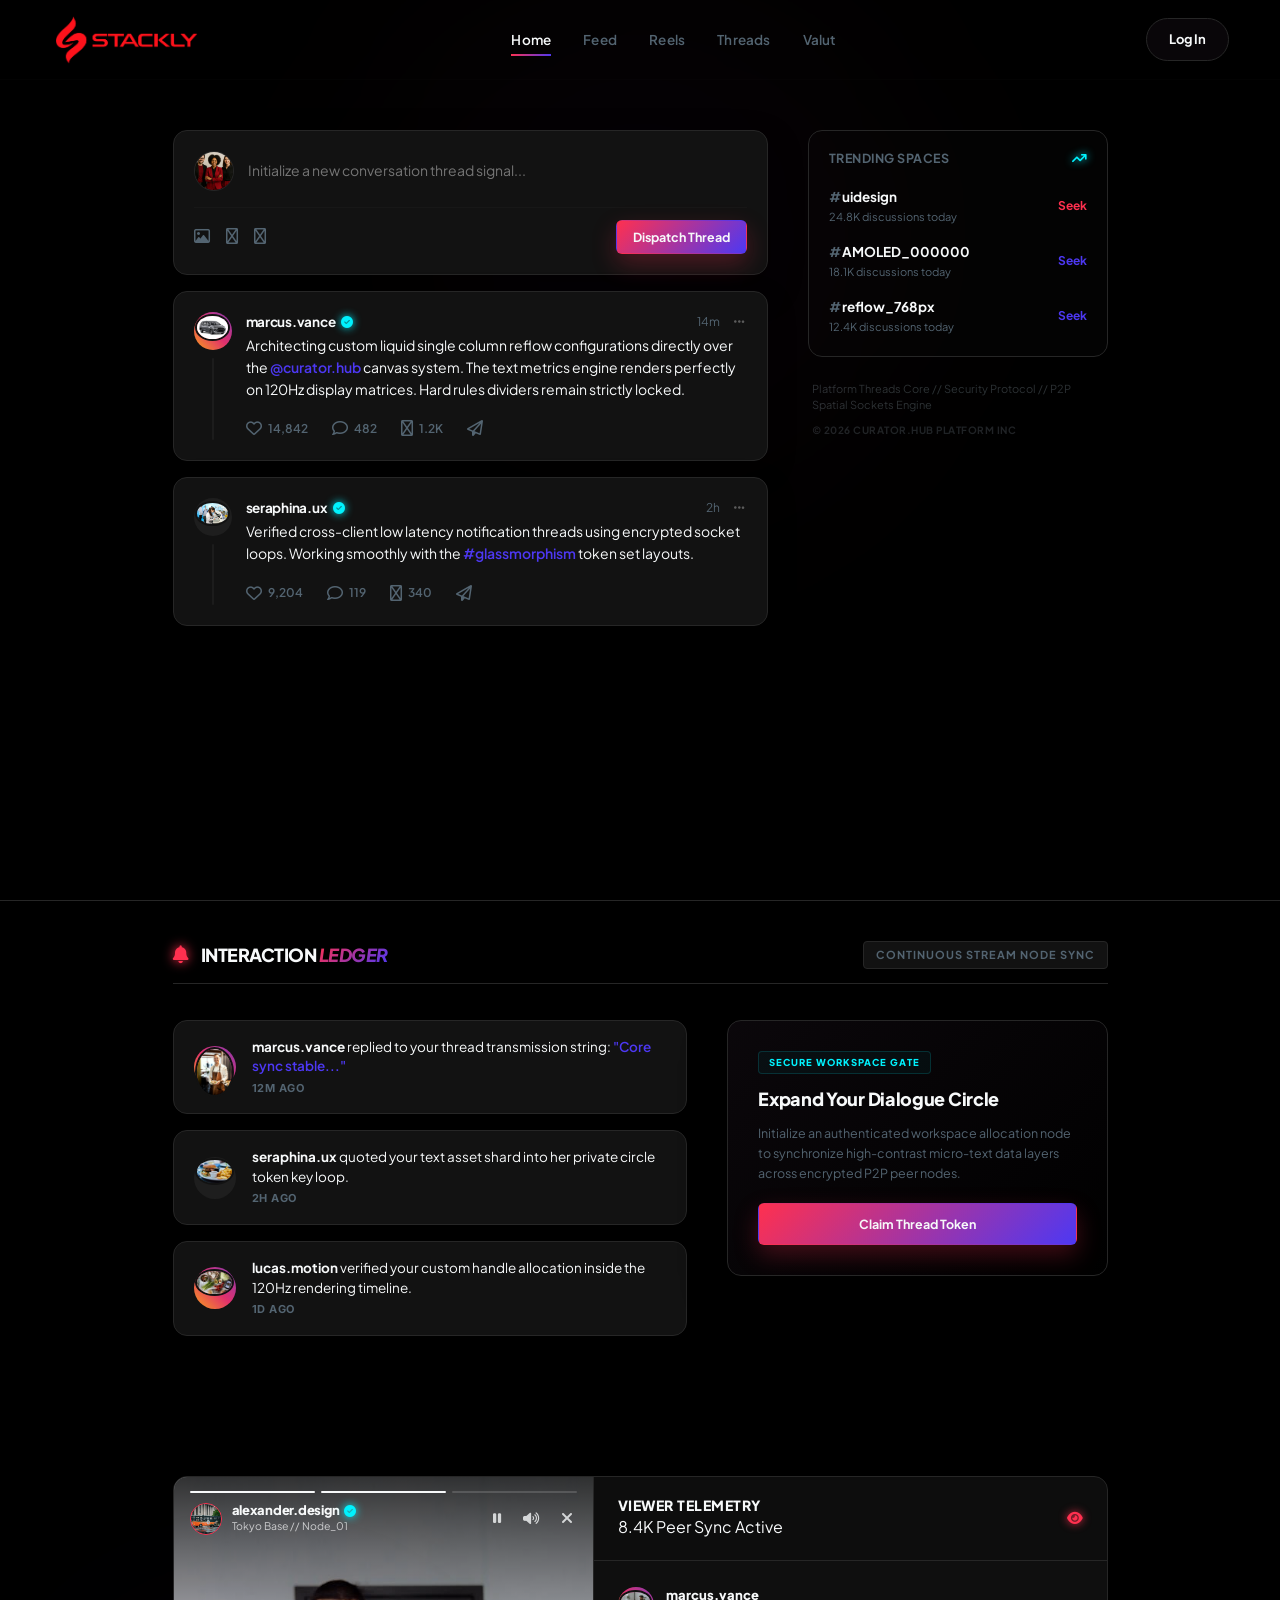
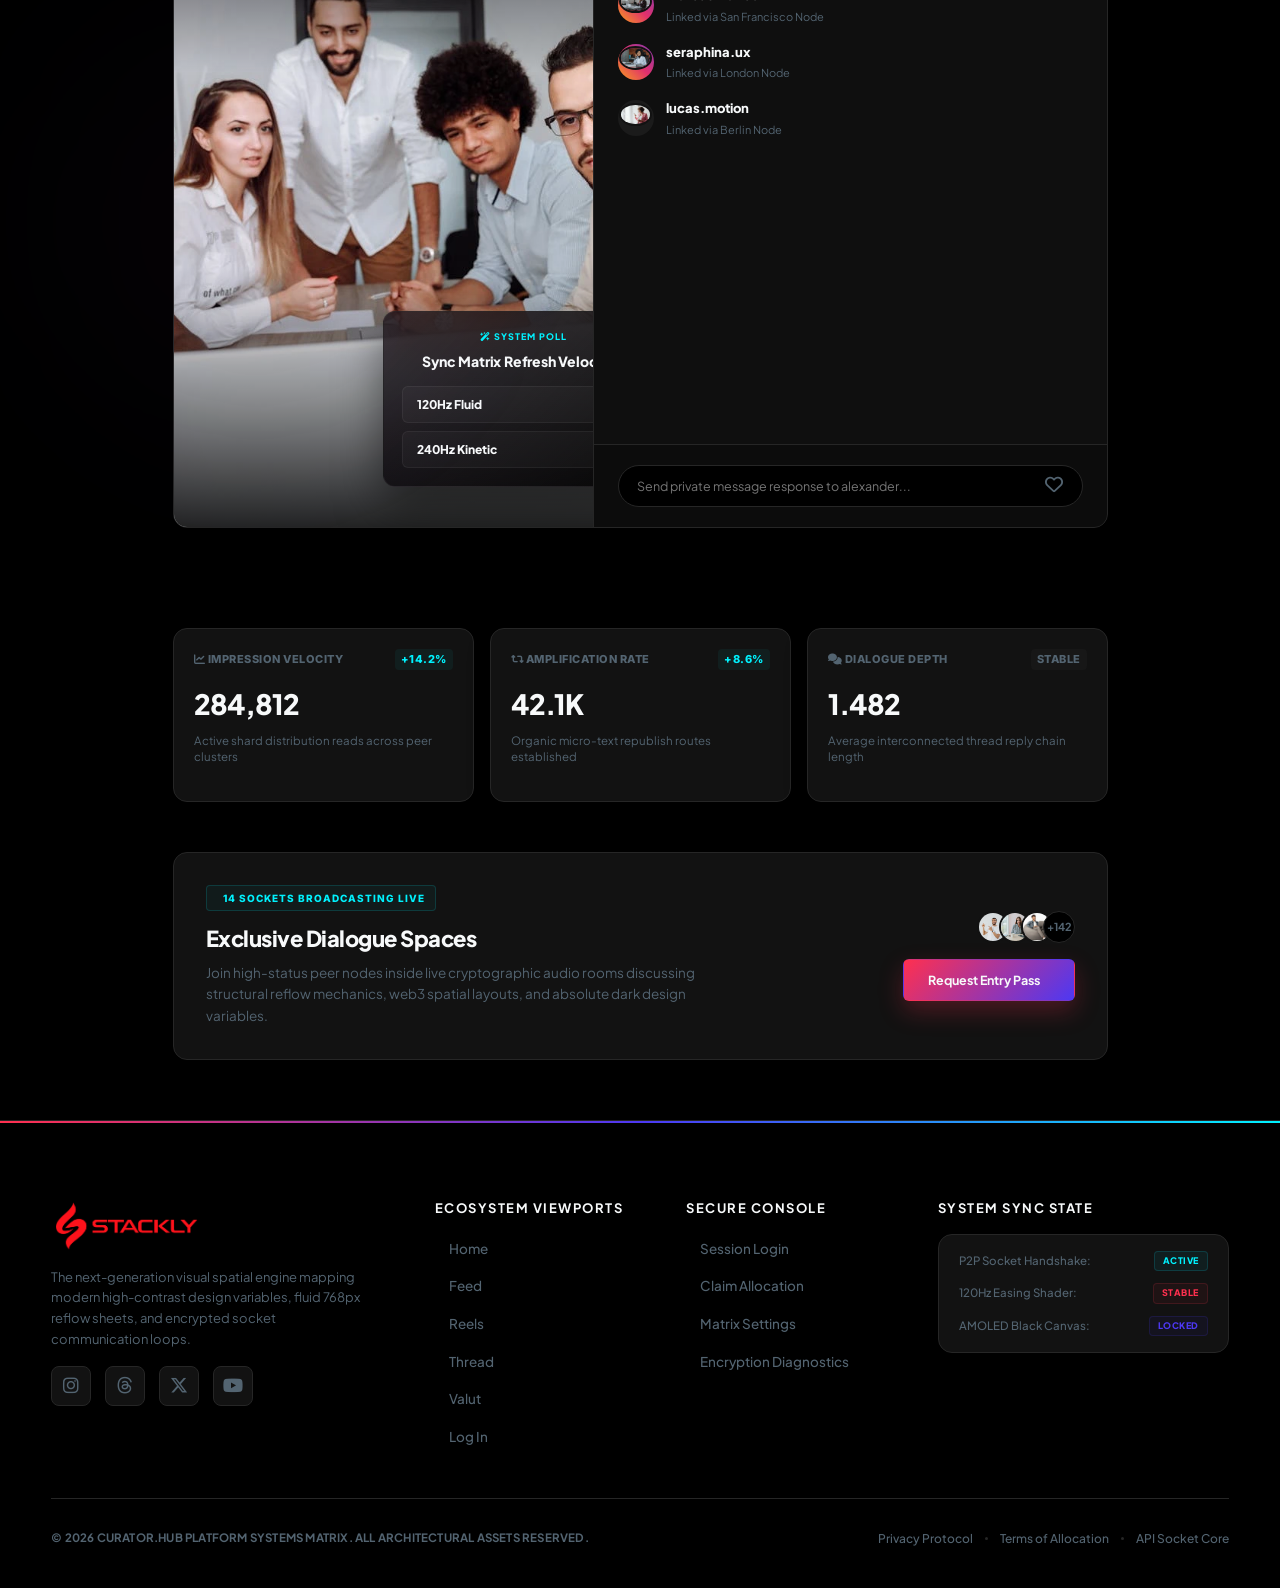
<file: thread.html>
<!DOCTYPE html>
<html lang="en">
<head>
    <meta charset="UTF-8">
    <meta name="viewport" content="width=device-width, initial-scale=1.0">
    <title>Social Media</title>
    <link rel="icon" href="./assets/bg remove.webp">

    <link rel="stylesheet" href="style.css">
    <link rel="stylesheet" href="thread.css">
    <link rel="stylesheet" href="./root.css">

    <link href="https://fonts.googleapis.com/icon?family=Material+Icons" rel="stylesheet">
    <link rel="stylesheet" href="https://cdnjs.cloudflare.com/ajax/libs/font-awesome/6.5.1/css/all.min.css">

    <link href="https://unpkg.com/aos@2.3.4/dist/aos.css" rel="stylesheet">
</head>
<body>


    <!-- ULTRA-PREMIUM NAVIGATION CANOPY TERMINAL -->
    <header class="workspace-premium-navigation" id="globalHeader">
        <div class="nav-container-wrapper">

            <!-- Left Wing: Premium Identity Core Branding -->
            <a href="./index.html" class="nav-branding-anchor">
                <img src="./assets/dark red.webp" alt="Brand Logo" class="branding-logo" width="150px" height="50px">
            </a>

            <!-- Central Axis: Desktop Link arrays (Dissolves into Mobile Overlay Node) -->
            <nav class="nav-navigation-menu-links-deck" id="navMenu">
                <ul class="nav-links-list">
                    <li><a href="./index.html" class="nav-link-token active-link-route">Home</a></li>
                    <li><a href="feed.html" class="nav-link-token">Feed</a></li>
                    <li><a href="reels.html" class="nav-link-token">Reels</a></li>
                    <li><a href="thread.html" class="nav-link-token">Threads</a></li>
                    <li><a href="valut.html" class="nav-link-token">Valut</a></li>
                </ul>

                <!-- Mobile Only: Supplemental Utility Triggers inside the Menu overlay -->
                <div class="mobile-menu-utility-deck">
                    <a href="error.html" class="btn-social-base btn-app-primary mobile-menu-btn">
                        <span class="btn-content-track">Initialize Terminal</span>
                    </a>
                </div>
            </nav>

            <!-- Right Wing: System Access Trigger Actions -->
            <div class="nav-actions-deck">
                <a href="./home 2/log.html" class="btn-social-base btn-app-secondary nav-desktop-action-btn">
                    <span class="btn-content-track">Log In</span>
                </a>

                <!-- Custom Micro-Animated Hamburger Core Trigger Node -->
                <button class="luxury-hamburger-trigger" id="hamburgerTrigger"
                    aria-label="Toggle Navigation Grid System" aria-expanded="false">
                    <span class="hamburger-meat-line bar-top"></span>
                    <span class="hamburger-meat-line bar-middle"></span>
                    <span class="hamburger-meat-line bar-bottom"></span>
                </button>
            </div>

        </div>
    </header>









    <!-- ULTRA-PREMIUM TEXT THREADS PLATFORM HUB Canopy -->
<main class="platform-threads-matrix-stage">
    <!-- Deep Spatial Background Environmental Light Flare -->
    <div class="threads-ambient-chromatic-mesh"></div>

    <div class="threads-layout-wrapper">
        <div class="threads-workspace-split-grid">
            
            <!-- Left Axis Column: Algorithmic Micro-Text Conversations Stream Timeline -->
            <div class="threads-primary-stream-axis">
                
                <!-- Thread Entry Composer Panel Box -->
                <div class="thread-composer-chassis" data-aos="fade-up" data-aos-duration="1000">
                    <div class="composer-profile-row">
                        <img src="./assets/training.webp" alt="Your System Allocation View" class="composer-avatar-img">
                        <div class="composer-input-field-enclosure">
                            <input type="text" class="threads-inline-input" placeholder="Initialize a new conversation thread signal...">
                        </div>
                    </div>
                    <div class="composer-actions-bar-row">
                        <div class="composer-attachment-vectors-group">
                            <button class="attachment-vector-btn" onclick="window.location.href='error.html'" aria-label="Attach Shard Graphic Media"><i class="fa-regular fa-image"></i></button>
                            <button class="attachment-vector-btn" onclick="window.location.href='error.html'" aria-label="Attach Live Link Token"><i class="fa-regular fa-link"></i></button>
                            <button class="attachment-vector-btn" onclick="window.location.href='error.html'" aria-label="Attach Audio Wave Voice"><i class="fa-regular fa-microphone"></i></button>
                        </div>
                        <button class="btn-social-base btn-app-primary thread-post-dispatch-btn" onclick="window.location.href='error.html'">Dispatch Thread</button>
                    </div>
                </div>

                <!-- Timeline Thread Entry Shard 1 -->
                <article class="thread-publication-card" data-aos="fade-up" data-aos-duration="1000" data-aos-delay="100">
                    <div class="thread-card-structural-layout">
                        <!-- Left Wing: Avatar Housing Track Line Divider -->
                        <div class="thread-left-avatar-track">
                            <div class="thread-curator-avatar-halo active-story-gradient">
                                <div class="avatar-black-gap">
                                    <img src="./assets/img 1.webp" alt="Curator Profile View" class="thread-curator-avatar">
                                </div>
                            </div>
                            <div class="thread-interconnected-wire-line"></div>
                        </div>

                        <!-- Right Wing: Main Content Material Stack -->
                        <div class="thread-right-content-stack">
                            <div class="thread-author-identity-row">
                                <div class="thread-handle-badge-group">
                                    <h4>marcus.vance</h4>
                                    <i class="fa-solid fa-circle-check verification-icon-cyan" aria-label="Verified Tier Sync Channel Token"></i>
                                </div>
                                <div class="thread-upper-right-actions">
                                    <span class="thread-timestamp-label">14m</span>
                                    <button class="thread-options-trigger-btn" onclick="window.location.href='error.html'"><i class="fa-solid fa-ellipsis"></i></button>
                                </div>
                            </div>

                            <p class="thread-editorial-body-copy">
                                Architecting custom liquid single column reflow configurations directly over the <span class="thread-hyperlink-token">@curator.hub</span> canvas system. The text metrics engine renders perfectly on 120Hz display matrices. Hard rules dividers remain strictly locked.
                            </p>

                            <!-- Micro Action Toolbar Deck Area -->
                            <div class="thread-actions-toolbar-row">
                                <button class="thread-vector-btn toggle-heart-trigger" onclick="window.location.href='error.html'" aria-label="Toggle Like State">
                                    <i class="fa-regular fa-heart"></i> <span class="metric-counter-label">14,842</span>
                                </button>
                                <button class="thread-vector-btn" aria-label="Initialize Discussion Tunnel" onclick="window.location.href='error.html'">
                                    <i class="fa-regular fa-comment"></i> <span class="metric-counter-label">482</span>
                                </button>
                                <button class="thread-vector-btn" aria-label="Republish Thread Shard Route" onclick="window.location.href='error.html'">
                                    <i class="fa-regular fa-retweet"></i> <span class="metric-counter-label">1.2K</span>
                                </button>
                                <button class="thread-vector-btn" aria-label="Forward Core Asset Route" onclick="window.location.href='error.html'">
                                    <i class="fa-regular fa-paper-plane"></i>
                                </button>
                            </div>
                        </div>
                    </div>
                </article>

                <!-- Timeline Thread Entry Shard 2 -->
                <article class="thread-publication-card" data-aos="fade-up" data-aos-duration="1000" data-aos-delay="200">
                    <div class="thread-card-structural-layout">
                        <div class="thread-left-avatar-track">
                            <div class="thread-curator-avatar-halo">
                                <div class="avatar-black-gap">
                                    <img src="./assets/hero 2.webp" alt="Curator Profile View" class="thread-curator-avatar">
                                </div>
                            </div>
                            <div class="thread-interconnected-wire-line"></div>
                        </div>

                        <div class="thread-right-content-stack">
                            <div class="thread-author-identity-row">
                                <div class="thread-handle-badge-group">
                                    <h4>seraphina.ux</h4>
                                    <i class="fa-solid fa-circle-check verification-icon-cyan" aria-label="Verified Tier Sync Channel Token"></i>
                                </div>
                                <div class="thread-upper-right-actions">
                                    <span class="thread-timestamp-label">2h</span>
                                    <button class="thread-options-trigger-btn" onclick="window.location.href='error.html'"><i class="fa-solid fa-ellipsis"></i></button>
                                </div>
                            </div>

                            <p class="thread-editorial-body-copy">
                                Verified cross-client low latency notification threads using encrypted socket loops. Working smoothly with the <span class="thread-hyperlink-token">#glassmorphism</span> token set layouts.
                            </p>

                            <div class="thread-actions-toolbar-row">
                                <button class="thread-vector-btn toggle-heart-trigger" onclick="window.location.href='error.html'" aria-label="Toggle Like State">
                                    <i class="fa-regular fa-heart"></i> <span class="metric-counter-label">9,204</span>
                                </button>
                                <button class="thread-vector-btn" onclick="window.location.href='error.html'" aria-label="Initialize Discussion Tunnel">
                                    <i class="fa-regular fa-comment"></i> <span class="metric-counter-label">119</span>
                                </button>
                                <button class="thread-vector-btn" onclick="window.location.href='error.html'" aria-label="Republish Thread Shard Route">
                                    <i class="fa-regular fa-retweet"></i> <span class="metric-counter-label">340</span>
                                </button>
                                <button class="thread-vector-btn" onclick="window.location.href='error.html'" aria-label="Forward Core Asset Route">
                                    <i class="fa-regular fa-paper-plane"></i>
                                </button>
                            </div>
                        </div>
                    </div>
                </article>

            </div>

            <!-- Right Axis Column: Persistent Trending Topics & System Suggestions Rail (Safely collapses on 768px Mobile) -->
            <aside class="threads-contextual-filter-sidebar" data-aos="fade-left" data-aos-duration="1200" data-aos-delay="300">
                <div class="sidebar-sticky-enclosure">
                    
                    <!-- Trending Text Spaces Cluster Box -->
                    <div class="sidebar-filtration-panel-box">
                        <div class="panel-header-row">
                            <h5>Trending Spaces</h5>
                            <i class="fa-solid fa-arrow-trend-up telemetry-icon-cyan"></i>
                        </div>

                        <div class="panel-trending-tags-stack">
                            <!-- Tag Row 1 -->
                            <div class="trending-tag-line-item">
                                <div class="tag-name-metrics-stack">
                                    <strong>uidesign</strong>
                                    <span>24.8K discussions today</span>
                                </div>
                                <button class="tag-quick-seek-btn active-rose-filter" onclick="window.location.href='error.html'">Seek</button>
                            </div>

                            <!-- Tag Row 2 -->
                            <div class="trending-tag-line-item">
                                <div class="tag-name-metrics-stack">
                                    <strong>AMOLED_000000</strong>
                                    <span>18.1K discussions today</span>
                                </div>
                                <button class="tag-quick-seek-btn" onclick="window.location.href='error.html'">Seek</button>
                            </div>

                            <!-- Tag Row 3 -->
                            <div class="trending-tag-line-item">
                                <div class="tag-name-metrics-stack">
                                    <strong>reflow_768px</strong>
                                    <span>12.4K discussions today</span>
                                </div>
                                <button class="tag-quick-seek-btn" onclick="window.location.href='error.html'">Seek</button>
                            </div>
                        </div>
                    </div>

                    <!-- System Meta Footnotes Info Area -->
                    <footer class="sidebar-minimal-meta-footer">
                        <p>Platform Threads Core // Security Protocol // P2P Spatial Sockets Engine</p>
                        <span>© 2026 CURATOR.HUB PLATFORM INC</span>
                    </footer>

                </div>
            </aside>

        </div>
    </div>
</main>









<section class="platform-threads-activity-stage">
    <div class="threads-activity-layout-wrapper">
        
        <div class="threads-activity-section-header" data-aos="fade-up" data-aos-duration="1000">
            <div class="activity-title-cluster">
                <i class="fa-solid fa-bell activity-icon-vector-rose"></i>
                <h2>Interaction <span>Ledger</span></h2>
            </div>
            <span class="activity-live-counter-tag">Continuous Stream Node Sync</span>
        </div>

        <div class="threads-activity-split-grid">
            
            <div class="threads-activity-ledger-deck" data-aos="fade-right" data-aos-duration="1200" data-aos-delay="100">
                
                <div class="activity-shard-row-cell">
                    <div class="activity-avatar-frame active-story-gradient">
                        <div class="avatar-black-gap">
                            <img src="./assets/chief2.webp" alt="Marcus Vance Portrait View" class="activity-mini-img">
                        </div>
                    </div>
                    <div class="activity-text-details-stack">
                        <p><strong>marcus.vance</strong> replied to your thread transmission string: <span class="activity-quote-shutter">"Core sync stable..."</span></p>
                        <span class="activity-timestamp-label">12m ago</span>
                    </div>
                </div>

                <div class="activity-shard-row-cell">
                    <div class="activity-avatar-frame">
                        <div class="avatar-black-gap">
                            <img src="./assets/ribeye.webp" alt="Seraphina UX Portrait View" class="activity-mini-img">
                        </div>
                    </div>
                    <div class="activity-text-details-stack">
                        <p><strong>seraphina.ux</strong> quoted your text asset shard into her private circle token key loop.</p>
                        <span class="activity-timestamp-label">2h ago</span>
                    </div>
                </div>

                <div class="activity-shard-row-cell">
                    <div class="activity-avatar-frame active-story-gradient">
                        <div class="avatar-black-gap">
                            <img src="./assets/post 5.webp" alt="Lucas Motion Portrait View" class="activity-mini-img">
                        </div>
                    </div>
                    <div class="activity-text-details-stack">
                        <p><strong>lucas.motion</strong> verified your custom handle allocation inside the 120Hz rendering timeline.</p>
                        <span class="activity-timestamp-label">1d ago</span>
                    </div>
                </div>

            </div>

            <aside class="threads-conversion-invitation-deck" data-aos="fade-left" data-aos-duration="1200" data-aos-delay="200">
                <div class="invitation-glass-inner-stack">
                    <span class="invitation-micro-pill-cyan">Secure Workspace Gate</span>
                    <h4>Expand Your Dialogue Circle</h4>
                    <p>
                        Initialize an authenticated workspace allocation node to synchronize high-contrast micro-text data layers across encrypted P2P peer nodes.
                    </p>
                    <button class="btn-social-base btn-app-primary invitation-trigger-action-btn" onclick="window.location.href='error.html'">
                        <span class="btn-content-track">Claim Thread Token</span>
                    </button>
                </div>
            </aside>

        </div>

    </div>
</section>









<!-- ULTRA-PREMIUM IMMERSIVE STORIES BROADCAST THEATRE -->
<section class="platform-stories-theatre-stage">
    <!-- Deep Spatial Background Environmental Light Flare Blur Matrix -->
    <div class="stories-theatre-ambient-mesh"></div>

    <div class="stories-theatre-layout-container">
        <div class="stories-theatre-split-chassis" data-aos="zoom-in" data-aos-duration="1200">
            
            <!-- Left Axis Column: Tall Vertical Mobile Aspect Ratio Media Presentation Terminal -->
            <div class="stories-media-viewport-deck">
                <div class="stories-video-playback-container">
                    
                    <!-- Top Linear Segmented Progress Bars Array Gauge Node -->
                    <div class="stories-segmented-timeline-bar-row">
                        <div class="story-progress-segment active-filled-fill"><div class="story-progress-fillfill"></div></div>
                        <div class="story-progress-segment active-filling-fill"><div class="story-progress-fillfill"></div></div>
                        <div class="story-progress-segment"><div class="story-progress-fillfill"></div></div>
                    </div>

                    <!-- Fallback High-Fidelity Capture Graphic Asset Backdrop -->
                    <img src="./assets/IT solutions.webp" alt="Immersive Kinetic Interface Story Shard" class="stories-playback-graphic">
                    <div class="stories-video-dark-vignette-overlay"></div>

                    <!-- Floating Internal Upper Header Profile Row Cluster Group -->
                    <div class="stories-video-upper-profile-row">
                        <div class="stories-broadcaster-identity-cell">
                            <img src="./assets/post 3.webp" alt="Alexander Core Avatar" class="stories-mini-avatar">
                            <div class="stories-handle-stack">
                                <div class="stories-handle-badge-group">
                                    <h4>alexander.design</h4>
                                    <i class="fa-solid fa-circle-check verification-icon-cyan" aria-label="Verified Tier Sync Channel Token"></i>
                                </div>
                                <span>Tokyo Base // Node_01</span>
                            </div>
                        </div>
                        <div class="stories-upper-right-vectors-group">
                            <button class="stories-header-vector-btn" onclick="window.location.href='error.html'" aria-label="Pause Loop Progression"><i class="fa-solid fa-pause"></i></button>
                            <button class="stories-header-vector-btn" onclick="window.location.href='error.html'" aria-label="Mute Audio Tracks Stream"><i class="fa-solid fa-volume-high"></i></button>
                            <button class="stories-header-vector-btnClose" onclick="window.location.href='error.html'" aria-label="Terminate Immersive Stories Viewport Node"><i class="fa-solid fa-xmark"></i></button>
                        </div>
                    </div>

                    <!-- Floating Experiential Interactive Polling Sticker Element Node -->
                    <div class="stories-floating-sticker-canvas-layer" data-aos="fade-up" data-aos-duration="1000" data-aos-delay="400">
                        <div class="interactive-polling-sticker-box">
                            <span class="sticker-micro-badge"><i class="fa-solid fa-wand-magic-sparkles"></i> System Poll</span>
                            <h4>Sync Matrix Refresh Velocity?</h4>
                            <div class="sticker-polling-options-grid">
                                <button class="sticker-poll-option-btn option-theme-rose" onclick="window.location.href='error.html'">
                                    <span class="option-content-track"><strong>120Hz Fluid</strong> <span class="vote-percent-label">74%</span></span>
                                </button>
                                <button class="sticker-poll-option-btn" onclick="window.location.href='error.html'">
                                    <span class="option-content-track"><strong>240Hz Kinetic</strong> <span class="vote-percent-label">26%</span></span>
                                </button>
                            </div>
                        </div>
                    </div>

                </div>
            </div>

            <!-- Right Axis Column: Persistent Real-Time Telemetry Engagement Logs & Chat Tracker Deck -->
            <div class="stories-telemetry-ledger-deck">
                
                <!-- Ledger Header Title Module Block Row -->
                <div class="stories-ledger-header-row">
                    <div class="ledger-title-cell">
                        <h3>Viewer Telemetry</h3>
                        <span class="ledger-live-pulse-badge"><span class="pulse-cyan-dot"></span> 8.4K Peer Sync Active</span>
                    </div>
                    <i class="fa-solid fa-eye viewer-icon-rose"></i>
                </div>

                <!-- Scrollable Live Peer Connection Queue Scroller Track -->
                <div class="stories-viewers-viewport-scroller">
                    
                    <!-- Viewer Item 1 -->
                    <div class="stories-viewer-row-cell">
                        <div class="viewer-avatar-housing active-story-gradient">
                            <div class="avatar-black-gap">
                                <img src="./assets/m7.webp" alt="Marcus Vance Avatar View" class="viewer-mini-avatar">
                            </div>
                        </div>
                        <div class="viewer-identity-stack">
                            <strong>marcus.vance</strong>
                            <span>Linked via San Francisco Node</span>
                        </div>
                    </div>

                    <!-- Viewer Item 2 -->
                    <div class="stories-viewer-row-cell">
                        <div class="viewer-avatar-housing active-story-gradient">
                            <div class="avatar-black-gap">
                                <img src="./assets/w1.webp" alt="Seraphina UX Avatar View" class="viewer-mini-avatar">
                            </div>
                        </div>
                        <div class="viewer-identity-stack">
                            <strong>seraphina.ux</strong>
                            <span>Linked via London Node</span>
                        </div>
                    </div>

                    <!-- Viewer Item 3 -->
                    <div class="stories-viewer-row-cell">
                        <div class="viewer-avatar-housing">
                            <div class="avatar-black-gap">
                                <img src="./assets/w2.webp" alt="Lucas Motion Avatar View" class="viewer-mini-avatar">
                            </div>
                        </div>
                        <div class="viewer-identity-stack">
                            <strong>lucas.motion</strong>
                            <span>Linked via Berlin Node</span>
                        </div>
                    </div>

                </div>

                <!-- Lower Private Response Transmission Form Input Field Row Bar -->
                <div class="stories-input-toolbar-action-row">
                    <form class="stories-input-field-enclosure" action="error.html" method="GET">
                        <input type="text" class="stories-facade-input-field" placeholder="Send private message response to alexander..." required>
                        <button class="stories-reaction-vector-btn toggle-heart-trigger" aria-label="Transmit Inline Metric Pulse"><i class="fa-regular fa-heart"></i></button>
                    </form>
                </div>

            </div>

        </div>
    </div>
</section>









<section class="threads-analytics-telemetry-stage" data-aos="fade-up" data-aos-duration="1000">
    <div class="analytics-layout-container">
        
        <div class="analytics-dashboard-grid">
            <div class="telemetry-metric-card">
                <div class="metric-header-axis">
                    <span><i class="fa-solid fa-chart-line color-cyan-vector"></i> Impression Velocity</span>
                    <span class="growth-pill-positive">+14.2%</span>
                </div>
                <div class="metric-numerical-display">284,812</div>
                <p class="metric-footnote-text">Active shard distribution reads across peer clusters</p>
            </div>

            <div class="telemetry-metric-card">
                <div class="metric-header-axis">
                    <span><i class="fa-solid fa-retweet color-rose-vector"></i> Amplification Rate</span>
                    <span class="growth-pill-positive">+8.6%</span>
                </div>
                <div class="metric-numerical-display">42.1K</div>
                <p class="metric-footnote-text">Organic micro-text republish routes established</p>
            </div>

            <div class="telemetry-metric-card">
                <div class="metric-header-axis">
                    <span><i class="fa-solid fa-comments color-cyan-vector"></i> Dialogue Depth</span>
                    <span class="growth-pill-neutral">Stable</span>
                </div>
                <div class="metric-numerical-display">1.482</div>
                <p class="metric-footnote-text">Average interconnected thread reply chain length</p>
            </div>
        </div>

    </div>
</section>









<section class="threads-spaces-invitation-stage" data-aos="fade-up" data-aos-duration="1000">
    <div class="spaces-layout-container">
        
        <div class="spaces-panel-card-enclosure">
            <div class="spaces-info-wing">
                <span class="spaces-micro-pill"><span class="pulse-cyan-dot"></span> 14 Sockets Broadcasting Live</span>
                <h3>Exclusive Dialogue Spaces</h3>
                <p>
                    Join high-status peer nodes inside live cryptographic audio rooms discussing structural reflow mechanics, web3 spatial layouts, and absolute dark design variables.
                </p>
            </div>
            
            <div class="spaces-action-wing">
                <div class="stacked-avatar-cluster-row">
                    <img src="./assets/m4.webp" alt="Peer Participant Node" class="stacked-avatar">
                    <img src="./assets/w5.webp" alt="Peer Participant Node" class="stacked-avatar">
                    <img src="./assets//m6.webp" alt="Peer Participant Node" class="stacked-avatar">
                    <span class="avatar-count-overflow-tag">+142</span>
                </div>
                <button class="btn-social-base btn-app-primary spaces-join-trigger-btn" onclick="window.location.href='error.html'">
                    <span class="btn-content-track">Request Entry Pass <i class="fa-solid fa-key-skeleton"></i></span>
                </button>
            </div>
        </div>

    </div>
</section>








    <!-- ULTRA-PREMIUM GLOBAL SYSTEM FOOTER CONSOLE -->
    <footer class="platform-master-directory-footer" data-aos="fade-up" data-aos-duration="1200">
        <!-- Deep Vector Ambient Linear Border Line Accent -->
        <div class="footer-chromatic-top-bar"></div>

        <div class="footer-layout-container">
            <div class="footer-asymmetric-columns-grid">

                <div class="footer-meta-brand-cell">

                    <a href="./index.html" class="footer-branding-anchor">
                        <img src="./assets/dark red.webp" alt="Brand Logo" class="branding-logo" width="150px"
                            height="50px">
                    </a>

                    <p class="footer-brand-bio-copy">
                    The next-generation visual spatial engine mapping modern high-contrast design variables, fluid 768px reflow sheets, and encrypted socket communication loops.
                </p>

                    <div class="footer-social-networks-deck">
                        <a href="error.html" class="social-vector-link rose-shutter-trigger"
                            aria-label="Connect via Instagram Platform">
                            <i class="fa-brands fa-instagram"></i>
                        </a>
                        <a href="error.html" class="social-vector-link blue-shutter-trigger"
                            aria-label="Connect via Threads Stream">
                            <i class="fa-brands fa-threads"></i>
                        </a>
                        <a href="error.html" class="social-vector-link cyan-shutter-trigger"
                            aria-label="Connect via X Channel">
                            <i class="fa-brands fa-x-twitter"></i>
                        </a>
                        <a href="error.html" class="social-vector-link rose-shutter-trigger"
                            aria-label="Connect via YouTube Broadcast">
                            <i class="fa-brands fa-youtube"></i>
                        </a>
                    </div>

                </div>

                <!-- Column 2: Platform Core Viewports Links Array -->
                <div class="footer-links-directory-cell">
                    <h5>Ecosystem Viewports</h5>
                    <ul class="directory-routing-links-list">
                        <li><a href="./index.html"><i class="fa-solid fa-chevron-right"></i> Home</a></li>
                        <li><a href="feed.html"><i class="fa-solid fa-chevron-right"></i> Feed</a></li>
                        <li><a href="reels.html"><i class="fa-solid fa-chevron-right"></i>Reels</a></li>
                        <li><a href="thread.html"><i class="fa-solid fa-chevron-right"></i> Thread</a></li>
                        <li><a href="valut.html"><i class="fa-solid fa-chevron-right"></i> Valut</a></li>
                        <li><a href="./home 2/log.html"><i class="fa-solid fa-chevron-right"></i> Log In</a></li>


                    </ul>
                </div>

                <!-- Column 3: Secure Terminal Utilities Links Array -->
                <div class="footer-links-directory-cell">
                    <h5>Secure Console</h5>
                    <ul class="directory-routing-links-list">
                        <li><a href="./error.html"><i class="fa-solid fa-chevron-right"></i> Session Login</a></li>
                        <li><a href="./error.html"><i class="fa-solid fa-chevron-right"></i> Claim
                                Allocation</a></li>
                        <li><a href="error.html"><i class="fa-solid fa-chevron-right"></i> Matrix Settings</a></li>
                        <li><a href="error.html"><i class="fa-solid fa-chevron-right"></i> Encryption Diagnostics</a>
                        </li>
                    </ul>
                </div>

                <!-- Column 4: Platform Sync Signals Status Block -->
                <div class="footer-telemetry-status-cell">
                    <h5>System Sync State</h5>
                    <div class="telemetry-status-card-box">
                        <div class="status-indicator-line-item">
                            <span class="status-label-text">P2P Socket Handshake:</span>
                            <span class="status-value-badge badge-active-cyan">ACTIVE</span>
                        </div>
                        <div class="status-indicator-line-item">
                            <span class="status-label-text">120Hz Easing Shader:</span>
                            <span class="status-value-badge badge-active-rose">STABLE</span>
                        </div>
                        <div class="status-indicator-line-item">
                            <span class="status-label-text">AMOLED Black Canvas:</span>
                            <span class="status-value-badge badge-active-blue">LOCKED</span>
                        </div>
                    </div>
                </div>

            </div>

            <!-- Lower Sub-Footer Legal & Operational Copyright Row -->
            <div class="footer-baseline-copyright-row">
                <p>© 2026 CURATOR.HUB PLATFORM SYSTEMS MATRIX. ALL ARCHITECTURAL ASSETS RESERVED.</p>
                <div class="footer-baseline-utility-anchors">
                    <a href="error.html">Privacy Protocol</a>
                    <span class="anchor-split-dot"></span>
                    <a href="error.html">Terms of Allocation</a>
                    <span class="anchor-split-dot"></span>
                    <a href="error.html">API Socket Core</a>
                </div>
            </div>

        </div>
    </footer>


    <script src="script.js"></script>

    <script src="https://unpkg.com/aos@2.3.4/dist/aos.js"></script>

    <script>
        AOS.init({
            duration: 900,
            easing: 'ease-in-out',
            once: true,
        });

        // data-aos="fade-up"
        // fade-up, fade-down, fade-left, fade-right, zoom-in,	slide-up, flip-left	

    </script>


<script>

/**
 * 1. LIVE CONVERSATION ENGAGEMENT OVERRIDES HOOKS
 * Controls metric toggles instantly for real-time user validation paths.
 * @param {HTMLElement} btnTrigger - Target button element DOM identity blocks
 */
function toggleLike(btnTrigger) {
    btnTrigger.classList.toggle('liked-active-vector');
    const heartIcon = btnTrigger.querySelector('i');
    const labelCounter = btnTrigger.querySelector('.metric-counter-label');
    
    if (!labelCounter) return;

    // Standard static string split parameters parsing conversion
    let currentMetricsInt = parseInt(labelCounter.textContent.replace(/,/g, ''), 10);

    if (btnTrigger.classList.contains('liked-active-vector')) {
        heartIcon.className = 'fa-solid fa-heart';
        currentMetricsInt += 1;
    } else {
        heartIcon.className = 'fa-regular fa-heart';
        currentMetricsInt -= 1;
    }

    // Formats integer strings metrics cleanly adding comma structures link keys loops
    labelCounter.textContent = currentMetricsInt.toLocaleString();
}





/**
 * 1. EXPERIENTIAL STICKER POLLING INTERACTIVE TRIGGERS
 * Flashes target polling metrics variables and updates visibility layouts parameters fluidly.
 * @param {HTMLElement} selectedOptionBtn - Selected button option click target DOM identity container
 */
function votePoll(selectedOptionBtn) {
    const parentOptionsGrid = selectedOptionBtn.closest('.sticker-polling-options-grid');
    if (!parentOptionsGrid) return;

    const allSiblingOptions = parentOptionsGrid.querySelectorAll('.sticker-poll-option-btn');
    const allPercentLabels = parentOptionsGrid.querySelectorAll('.vote-percent-label');

    // Freeze secondary click inputs loops configurations signals lines lists
    allSiblingOptions.forEach(btn => {
        btn.style.pointerEvents = 'none';
        btn.style.opacity = '0.7';
    });

    // Emphasize the chosen selection element node vector target context path layout
    selectedOptionBtn.style.opacity = '1';
    selectedOptionBtn.style.borderColor = 'var(--accent-glow)'; // Cyan Pop verification marker ring pop

    // Reveal hidden quantitative audit percentages numbers tracking variables strings instantly
    allPercentLabels.forEach(label => {
        label.style.opacity = '1';
    });
}

/**
 * 2. REACTION INTERACTION TOGGLE HOOKS
 * Controls metric toggles instantly for real-time user validation paths.
 * @param {HTMLElement} btnTrigger - Target button element DOM identity blocks
 */
function toggleLike(btnTrigger) {
    btnTrigger.classList.toggle('liked-active-vector');
    const heartIcon = btnTrigger.querySelector('i');
    
    if (btnTrigger.classList.contains('liked-active-vector')) {
        heartIcon.className = 'fa-solid fa-heart';
    } else {
        heartIcon.className = 'fa-regular fa-heart';
    }
}

</script>

    
</body>
</html>
</file>
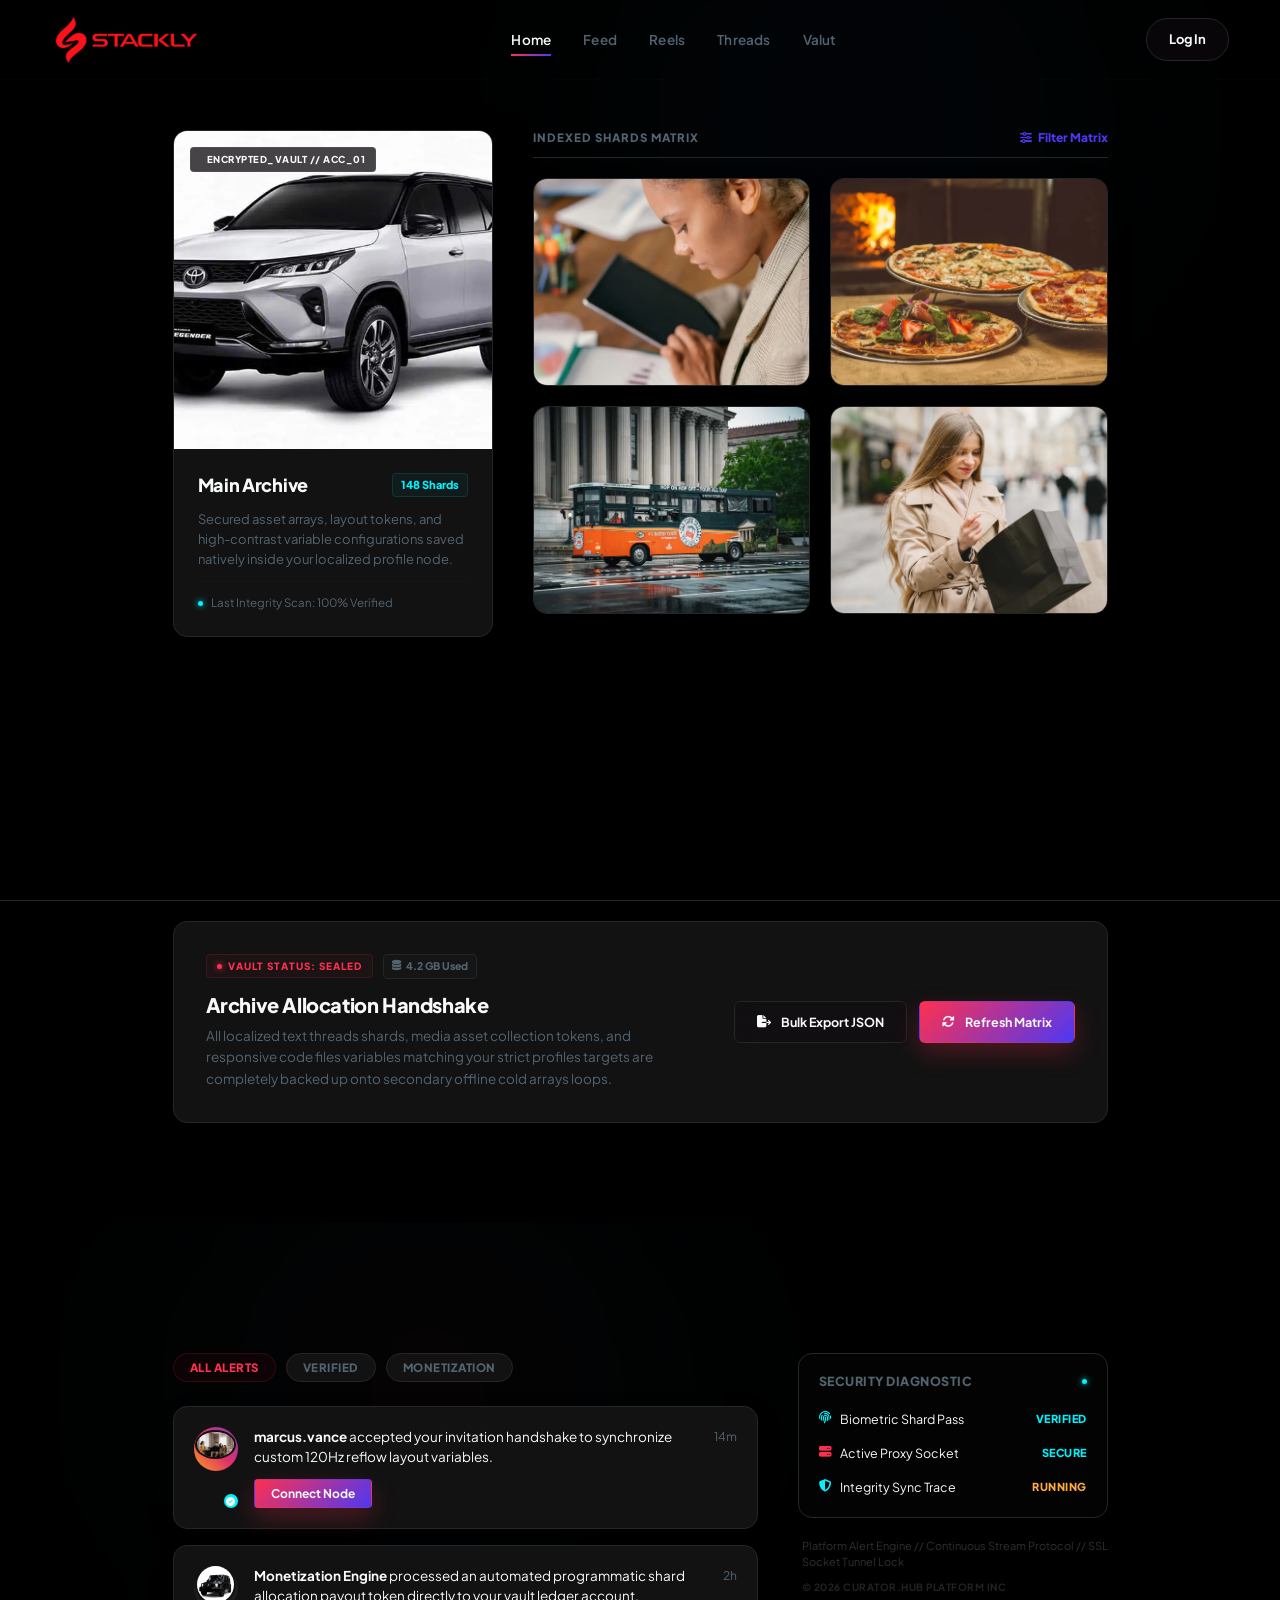
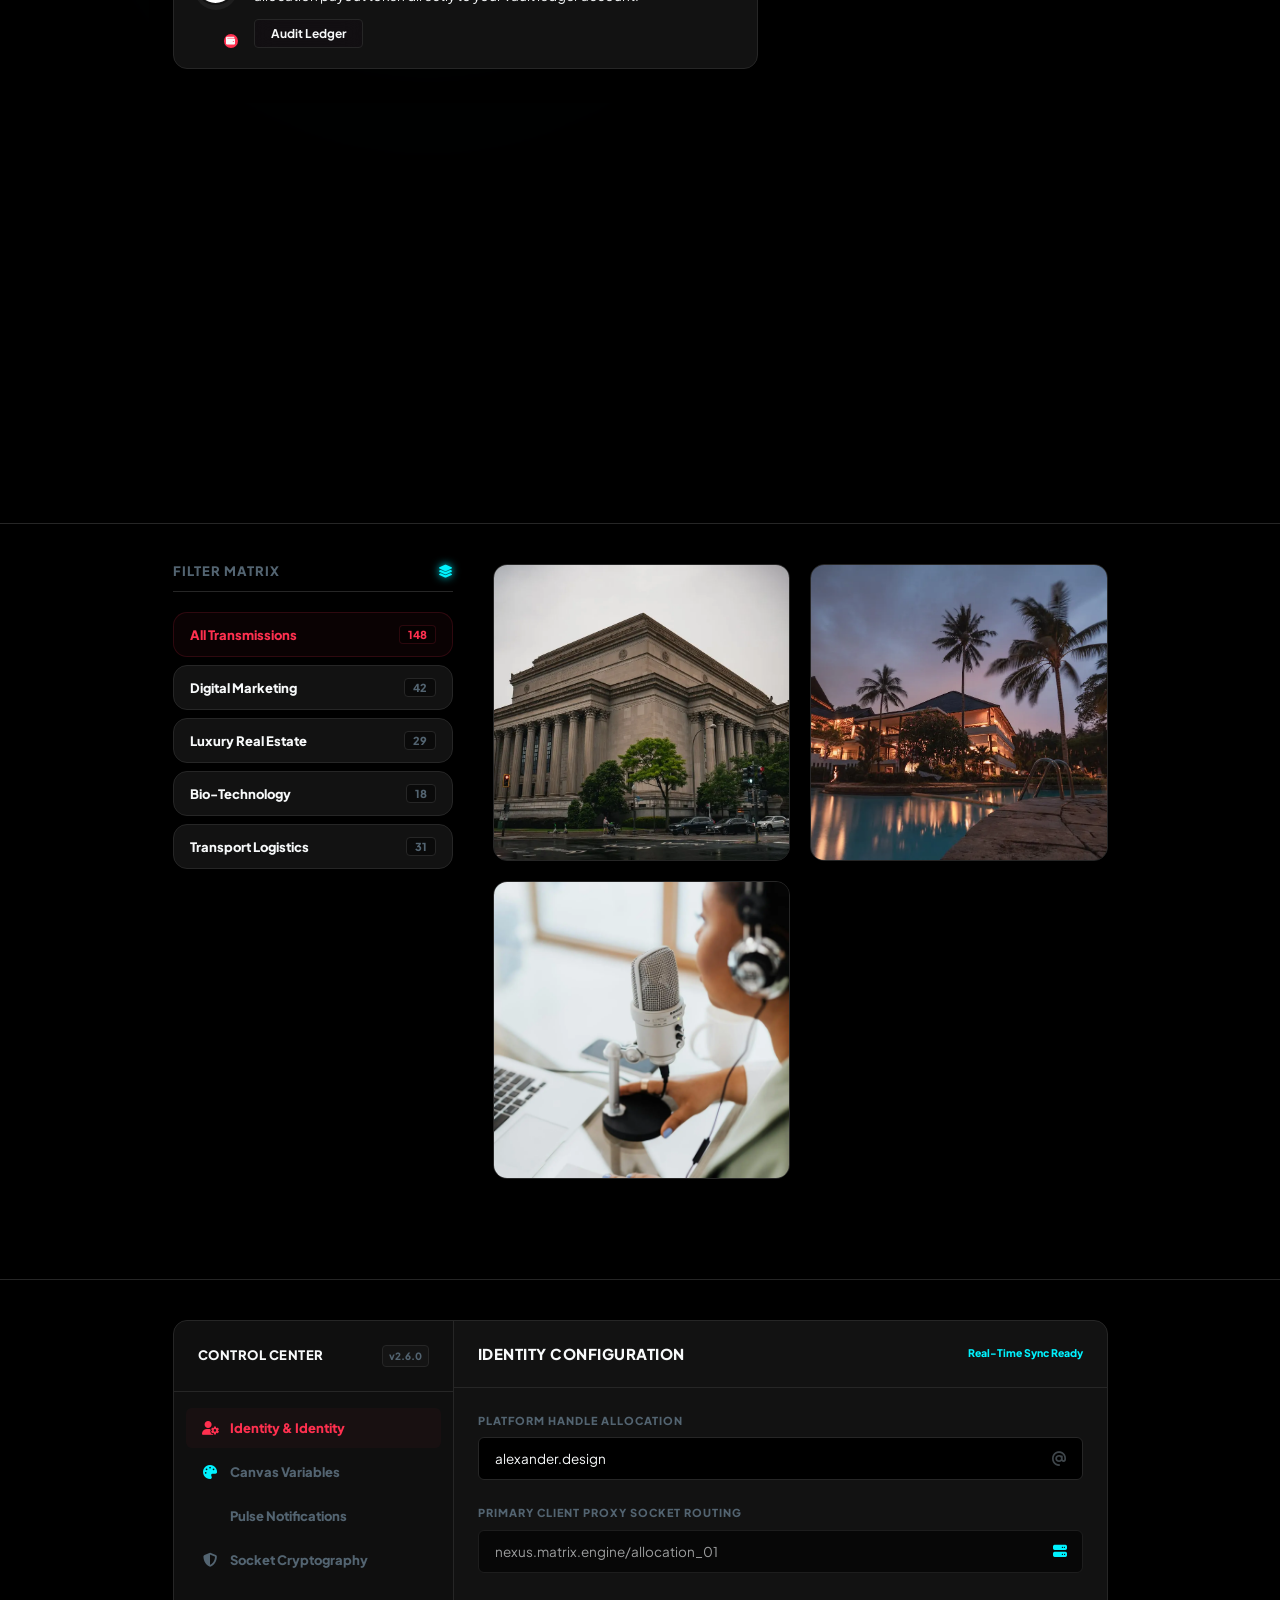
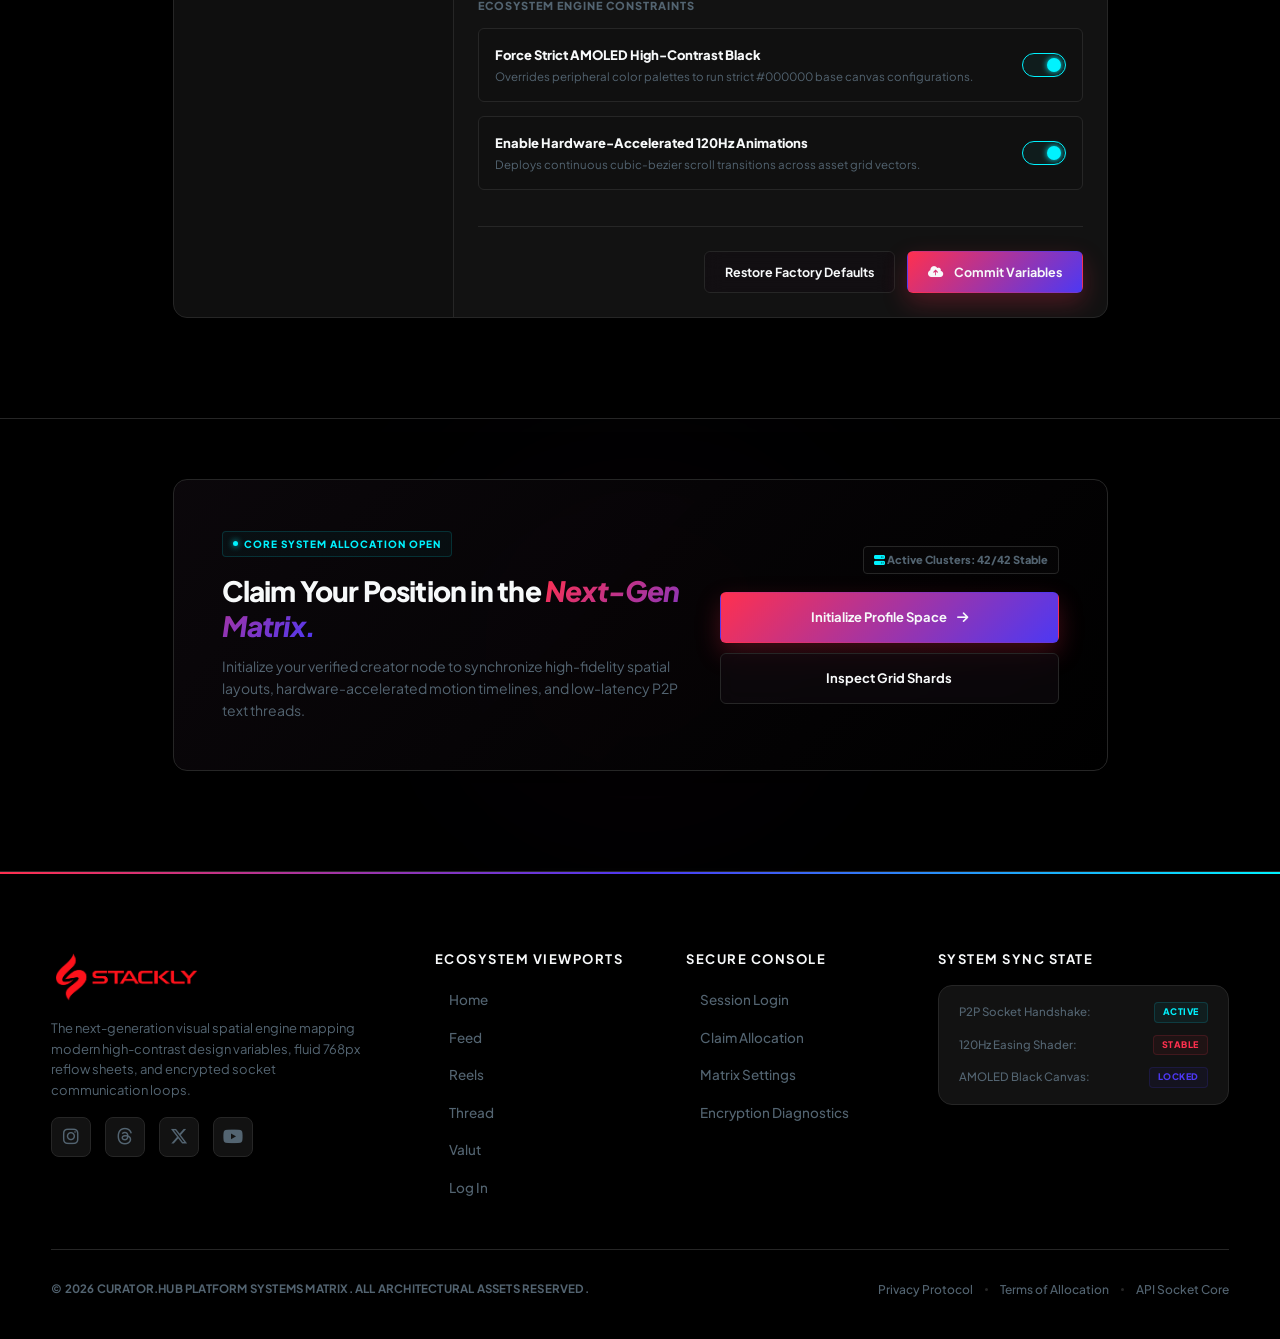
<file: valut.html>
<!DOCTYPE html>
<html lang="en">

<head>
    <meta charset="UTF-8">
    <meta name="viewport" content="width=device-width, initial-scale=1.0">
    <title>Social Media</title>
    <link rel="icon" href="./assets/bg remove.webp">

    <link rel="stylesheet" href="style.css">
    <link rel="stylesheet" href="valut.css">
    <link rel="stylesheet" href="./root.css">

    <link href="https://fonts.googleapis.com/icon?family=Material+Icons" rel="stylesheet">
    <link rel="stylesheet" href="https://cdnjs.cloudflare.com/ajax/libs/font-awesome/6.5.1/css/all.min.css">

    <link href="https://unpkg.com/aos@2.3.4/dist/aos.css" rel="stylesheet">
</head>

<body>


    <!-- ULTRA-PREMIUM NAVIGATION CANOPY TERMINAL -->
    <header class="workspace-premium-navigation" id="globalHeader">
        <div class="nav-container-wrapper">

            <!-- Left Wing: Premium Identity Core Branding -->
            <a href="./index.html" class="nav-branding-anchor">
                <img src="./assets/dark red.webp" alt="Brand Logo" class="branding-logo" width="150px" height="50px">
            </a>

            <!-- Central Axis: Desktop Link arrays (Dissolves into Mobile Overlay Node) -->
            <nav class="nav-navigation-menu-links-deck" id="navMenu">
                <ul class="nav-links-list">
                    <li><a href="./index.html" class="nav-link-token active-link-route">Home</a></li>
                    <li><a href="feed.html" class="nav-link-token">Feed</a></li>
                    <li><a href="reels.html" class="nav-link-token">Reels</a></li>
                    <li><a href="thread.html" class="nav-link-token">Threads</a></li>
                    <li><a href="valut.html" class="nav-link-token">Valut</a></li>
                </ul>

                <!-- Mobile Only: Supplemental Utility Triggers inside the Menu overlay -->
                <div class="mobile-menu-utility-deck">
                    <a href="error.html" class="btn-social-base btn-app-primary mobile-menu-btn">
                        <span class="btn-content-track">Initialize Terminal</span>
                    </a>
                </div>
            </nav>

            <!-- Right Wing: System Access Trigger Actions -->
            <div class="nav-actions-deck">
                <a href="./home 2/log.html" class="btn-social-base btn-app-secondary nav-desktop-action-btn">
                    <span class="btn-content-track">Log In</span>
                </a>

                <!-- Custom Micro-Animated Hamburger Core Trigger Node -->
                <button class="luxury-hamburger-trigger" id="hamburgerTrigger"
                    aria-label="Toggle Navigation Grid System" aria-expanded="false">
                    <span class="hamburger-meat-line bar-top"></span>
                    <span class="hamburger-meat-line bar-middle"></span>
                    <span class="hamburger-meat-line bar-bottom"></span>
                </button>
            </div>

        </div>
    </header>







    <main class="platform-vault-matrix-stage">
        <div class="vault-ambient-chromatic-mesh"></div>

        <div class="vault-layout-wrapper">
            <div class="vault-workspace-split-grid">

                <div class="vault-master-showcase-axis" data-aos="fade-up" data-aos-duration="1200">
                    <div class="vault-featured-card">
                        <div class="vault-featured-viewport">
                            <img src="./assets/img 4.webp" alt="Master Collection Covered Shard"
                                class="vault-featured-graphic">
                            <span class="vault-secure-pill"><i class="fa-solid fa-lock-keyhole"></i> ENCRYPTED_VAULT //
                                ACC_01</span>
                        </div>
                        <div class="vault-featured-editorial-stack">
                            <div class="vault-meta-header">
                                <h3>Main Archive</h3>
                                <span class="vault-item-count-tag">148 Shards</span>
                            </div>
                            <p>
                                Secured asset arrays, layout tokens, and high-contrast variable configurations saved
                                natively inside your localized profile node.
                            </p>
                            <div class="vault-telemetry-sync-status">
                                <span class="pulse-cyan-dot"></span> <span>Last Integrity Scan: 100% Verified</span>
                            </div>
                        </div>
                    </div>
                </div>

                <div class="vault-secondary-timeline-axis">

                    <div class="vault-grid-header-row" data-aos="fade-up" data-aos-duration="1000">
                        <h5>Indexed Shards Matrix</h5>
                        <button class="vault-filter-trigger-btn" onclick="window.location.href='error.html'"><i
                                class="fa-solid fa-sliders"></i> Filter Matrix</button>
                    </div>

                    <div class="vault-asymmetrical-grid-runway">

                        <div class="vault-matrix-item-box" data-aos="fade-up" data-aos-duration="1000"
                            data-aos-delay="100">
                            <div class="vault-item-viewport-shield">
                                <img src="./assets/case study 2.webp" alt="Secured Portfolio Graphic"
                                    class="vault-grid-graphic">
                                <div class="vault-item-hover-shutter">
                                    <span class="vault-vector-badge"><i class="fa-solid fa-bookmark"></i> Read
                                        Sync</span>
                                </div>
                            </div>
                        </div>

                        <div class="vault-matrix-item-box" data-aos="fade-up" data-aos-duration="1000"
                            data-aos-delay="150">
                            <div class="vault-item-viewport-shield">
                                <img src="./assets/pizza.webp" alt="Secured Interface Component"
                                    class="vault-grid-graphic">
                                <div class="vault-item-hover-shutter">
                                    <span class="vault-vector-badge"><i class="fa-solid fa-bookmark"></i> Read
                                        Sync</span>
                                </div>
                            </div>
                        </div>

                        <div class="vault-matrix-item-box" data-aos="fade-up" data-aos-duration="1000"
                            data-aos-delay="200">
                            <div class="vault-item-viewport-shield">
                                <img src="./assets/post 3.webp" alt="Secured Variable Array Asset"
                                    class="vault-grid-graphic">
                                <div class="vault-item-hover-shutter">
                                    <span class="vault-vector-badge"><i class="fa-solid fa-bookmark"></i> Read
                                        Sync</span>
                                </div>
                            </div>
                        </div>

                        <div class="vault-matrix-item-box" data-aos="fade-up" data-aos-duration="1000"
                            data-aos-delay="250">
                            <div class="vault-item-viewport-shield">
                                <img src="./assets/essen 3.webp" alt="Secured Design System Shard"
                                    class="vault-grid-graphic">
                                <div class="vault-item-hover-shutter">
                                    <span class="vault-vector-badge"><i class="fa-solid fa-bookmark"></i> Read
                                        Sync</span>
                                </div>
                            </div>
                        </div>

                    </div>
                </div>

            </div>
        </div>
    </main>









    <!-- ULTRA-PREMIUM VAULT DIAGNOSTIC TERMINAL GATEWAY -->
    <section class="platform-vault-diagnostic-stage">
        <div class="diagnostic-layout-wrapper">

            <!-- Central Auditing Console Enclosure Block Chassis -->
            <div class="vault-diagnostic-panel-chassis" data-aos="fade-up" data-aos-duration="1000">
                <div class="diagnostic-panel-inner-stack">

                    <!-- Left Details Axis Column: Metric Shard Inventory Status -->
                    <div class="diagnostic-metadata-cell">
                        <div class="diagnostic-badge-row">
                            <span class="diagnostic-micro-pill-rose">
                                <span class="pulse-rose-beacon"></span> Vault Status: Sealed
                            </span>
                            <span class="diagnostic-telemetry-tag"><i class="fa-solid fa-database"></i> 4.2 GB
                                Used</span>
                        </div>
                        <h4>Archive Allocation Handshake</h4>
                        <p>
                            All localized text threads shards, media asset collection tokens, and responsive code files
                            variables matching your strict profiles targets are completely backed up onto secondary
                            offline cold arrays loops.
                        </p>
                    </div>

                    <!-- Right Action Axis Column: Core Control Trigger Buttons Deck -->
                    <div class="diagnostic-controls-cell">
                        <button class="btn-social-base btn-app-secondary vault-export-trigger-btn"
                            onclick="window.location.href='error.html'">
                            <span class="btn-content-track"><i class="fa-solid fa-file-export"></i> Bulk Export
                                JSON</span>
                        </button>
                        <button class="btn-social-base btn-app-primary vault-sync-trigger-btn"
                            onclick="window.location.href='error.html'">
                            <span class="btn-content-track"><i class="fa-solid fa-rotate"></i> Refresh Matrix</span>
                        </button>
                    </div>

                </div>
            </div>

        </div>
    </section>









    <main class="platform-notifications-matrix-stage">
        <div class="notifications-ambient-chromatic-mesh"></div>

        <div class="notifications-layout-wrapper">
            <div class="notifications-workspace-split-grid">

                <div class="notifications-primary-stream-axis">

                    <div class="notifications-filter-toolbar-row" data-aos="fade-up" data-aos-duration="1000">
                        <button class="filter-pill-trigger active-rose-shutter"
                            onclick="window.location.href='error.html'">All Alerts</button>
                        <button class="filter-pill-trigger"
                            onclick="window.location.href='error.html'">Verified</button>
                        <button class="filter-pill-trigger"
                            onclick="window.location.href='error.html'">Monetization</button>
                    </div>

                    <div class="notification-alert-chassis" data-aos="fade-up" data-aos-duration="1000"
                        data-aos-delay="100">
                        <div class="alert-structural-layout">
                            <div class="alert-left-avatar-cell">
                                <div class="alert-avatar-story-halo active-story-gradient">
                                    <div class="avatar-black-gap">
                                        <img src="./assets/3.webp" alt="Curator Profile View"
                                            class="alert-curator-avatar">
                                    </div>
                                </div>
                                <span class="alert-vector-badge-icon badge-theme-cyan"><i
                                        class="fa-solid fa-circle-check"></i></span>
                            </div>

                            <div class="alert-right-content-stack">
                                <div class="alert-editorial-meta-row">
                                    <p class="alert-text-copy">
                                        <strong>marcus.vance</strong> accepted your invitation handshake to synchronize
                                        custom 120Hz reflow layout variables.
                                    </p>
                                    <span class="alert-timestamp-string">14m</span>
                                </div>
                                <div class="alert-action-triggers-deck">
                                    <button class="btn-social-base btn-app-primary alert-action-btn"
                                        onclick="window.location.href='error.html'">Connect Node</button>
                                </div>
                            </div>
                        </div>
                    </div>

                    <div class="notification-alert-chassis" data-aos="fade-up" data-aos-duration="1000"
                        data-aos-delay="200">
                        <div class="alert-structural-layout">
                            <div class="alert-left-avatar-cell">
                                <div class="alert-avatar-story-halo">
                                    <div class="avatar-black-gap">
                                        <img src="./assets/img 12.webp" alt="System Core Matrix Logo"
                                            class="alert-curator-avatar">
                                    </div>
                                </div>
                                <span class="alert-vector-badge-icon badge-theme-rose"><i
                                        class="fa-solid fa-wallet"></i></span>
                            </div>

                            <div class="alert-right-content-stack">
                                <div class="alert-editorial-meta-row">
                                    <p class="alert-text-copy">
                                        <strong>Monetization Engine</strong> processed an automated programmatic shard
                                        allocation payout token directly to your vault ledger account.
                                    </p>
                                    <span class="alert-timestamp-string">2h</span>
                                </div>
                                <div class="alert-action-triggers-deck">
                                    <button class="btn-social-base btn-app-secondary alert-action-btn"
                                        onclick="window.location.href='error.html'">Audit Ledger</button>
                                </div>
                            </div>
                        </div>
                    </div>

                </div>

                <aside class="notifications-contextual-sidebar" data-aos="fade-left" data-aos-duration="1200"
                    data-aos-delay="300">
                    <div class="sidebar-sticky-enclosure">

                        <div class="sidebar-diagnostic-panel-box">
                            <div class="panel-header-row">
                                <h5>Security Diagnostic</h5>
                                <span class="pulse-cyan-dot"></span>
                            </div>

                            <div class="panel-security-metrics-list">
                                <div class="security-line-item">
                                    <span><i class="fa-solid fa-fingerprint color-cyan-vector"></i> Biometric Shard
                                        Pass</span>
                                    <strong class="status-string-verified">VERIFIED</strong>
                                </div>
                                <div class="security-line-item">
                                    <span><i class="fa-solid fa-server color-rose-vector"></i> Active Proxy
                                        Socket</span>
                                    <strong class="status-string-verified">SECURE</strong>
                                </div>
                                <div class="security-line-item">
                                    <span><i class="fa-solid fa-shield-halved color-cyan-vector"></i> Integrity Sync
                                        Trace</span>
                                    <strong class="status-string-warn">RUNNING</strong>
                                </div>
                            </div>
                        </div>

                        <footer class="sidebar-minimal-meta-footer">
                            <p>Platform Alert Engine // Continuous Stream Protocol // SSL Socket Tunnel Lock</p>
                            <span>© 2026 CURATOR.HUB PLATFORM INC</span>
                        </footer>

                    </div>
                </aside>

            </div>
        </div>
    </main>









    <!-- ULTRA-PREMIUM SUB-CATEGORY MATRIX TERMINAL -->
    <section class="platform-category-matrix-stage">
        <div class="category-layout-wrapper">

            <!-- Primary Dual-Column Filter Workspace Grid Chassis -->
            <div class="category-workspace-split-grid">

                <!-- Left Axis Column: Quick Switch Filtration Directory Panel Row -->
                <aside class="category-filtration-control-sidebar" data-aos="fade-right" data-aos-duration="1000">
                    <div class="sidebar-sticky-enclosure">
                        <div class="sidebar-header-row">
                            <h3>Filter Matrix</h3>
                            <i class="fa-solid fa-layer-group telemetry-icon-cyan"></i>
                        </div>

                        <div class="filter-directory-buttons-stack">
                            <button class="directory-filter-btn active-rose-shutter"
                                onclick="window.location.href='error.html'">
                                <span>All Transmissions</span> <strong class="badge-count-dark">148</strong>
                            </button>
                            <button class="directory-filter-btn" onclick="window.location.href='error.html'">
                                <span>Digital Marketing</span> <strong class="badge-count-dark">42</strong>
                            </button>
                            <button class="directory-filter-btn" onclick="window.location.href='error.html'">
                                <span>Luxury Real Estate</span> <strong class="badge-count-dark">29</strong>
                            </button>
                            <button class="directory-filter-btn" onclick="window.location.href='error.html'">
                                <span>Bio-Technology</span> <strong class="badge-count-dark">18</strong>
                            </button>
                            <button class="directory-filter-btn" onclick="window.location.href='error.html'">
                                <span>Transport Logistics</span> <strong class="badge-count-dark">31</strong>
                            </button>
                        </div>
                    </div>
                </aside>

                <!-- Right Axis Column: Symmetrical Secondary Content Media Grid Matrix Track -->
                <div class="category-primary-stream-axis">
                    <div class="category-portfolio-3x3-matrix">

                        <!-- Media Card Node 1 -->
                        <div class="category-media-card-node" data-aos="fade-up" data-aos-duration="1000"
                            data-aos-delay="50">
                            <div class="category-item-viewport-shield">
                                <img src="./assets/post 6.webp" alt="Digital Marketing Project Layout"
                                    class="category-grid-graphic">
                                <div class="category-item-hover-shutter">
                                    <div class="category-metrics-overlay-stack">
                                        <span><i class="fa-solid fa-heart pop-vector-rose"></i> 4.2K</span>
                                        <span><i class="fa-solid fa-arrow-up-right-from-square pop-vector-cyan"></i>
                                            Inspect</span>
                                    </div>
                                </div>
                            </div>
                        </div>

                        <!-- Media Card Node 2 -->
                        <div class="category-media-card-node" data-aos="fade-up" data-aos-duration="1000"
                            data-aos-delay="100">
                            <div class="category-item-viewport-shield">
                                <img src="./assets/restaurent.webp" alt="Luxury Real Estate Showroom Grid"
                                    class="category-grid-graphic">
                                <div class="category-item-hover-shutter">
                                    <div class="category-metrics-overlay-stack">
                                        <span><i class="fa-solid fa-heart pop-vector-rose"></i> 8.9K</span>
                                        <span><i class="fa-solid fa-arrow-up-right-from-square pop-vector-cyan"></i>
                                            Inspect</span>
                                    </div>
                                </div>
                            </div>
                        </div>

                        <!-- Media Card Node 3 -->
                        <div class="category-media-card-node" data-aos="fade-up" data-aos-duration="1000"
                            data-aos-delay="150">
                            <div class="category-item-viewport-shield">
                                <img src="./assets/podcast 1.webp" alt="Bio-Technology Reception Board Log"
                                    class="category-grid-graphic">
                                <div class="category-item-hover-shutter">
                                    <div class="category-metrics-overlay-stack">
                                        <span><i class="fa-solid fa-heart pop-vector-rose"></i> 11.2K</span>
                                        <span><i class="fa-solid fa-arrow-up-right-from-square pop-vector-cyan"></i>
                                            Inspect</span>
                                    </div>
                                </div>
                            </div>
                        </div>

                    </div>
                </div>

            </div>

        </div>
    </section>










    <!-- ULTRA-PREMIUM PROFILE SETTINGS CONFIGURATION MATRIX -->
    <section class="platform-settings-terminal-stage">
        <div class="settings-layout-container">

            <!-- Primary Dual-Column Workspace Chassis Wrapper -->
            <div class="settings-split-workspace-chassis" data-aos="fade-up" data-aos-duration="1200">

                <!-- Left Axis Column: Glassmorphic Control Tree Navigation Directory -->
                <aside class="settings-tree-navigation-rail">
                    <div class="settings-rail-header">
                        <h3>Control Center</h3>
                        <span class="rail-version-badge">v2.6.0</span>
                    </div>

                    <div class="settings-tree-nodes-stack">
                        <button class="settings-node-link active-rose-shutter"
                            onclick="window.location.href='error.html'">
                            <i class="fa-solid fa-user-gear color-rose-vector"></i> <span>Identity & Identity</span>
                        </button>
                        <button class="settings-node-link" onclick="window.location.href='error.html'">
                            <i class="fa-solid fa-palette color-cyan-vector"></i> <span>Canvas Variables</span>
                        </button>
                        <button class="settings-node-link" onclick="window.location.href='error.html'">
                            <i class="fa-solid fa-bell-waveform"></i> <span>Pulse Notifications</span>
                        </button>
                        <button class="settings-node-link" onclick="window.location.href='error.html'">
                            <i class="fa-solid fa-shield-halved"></i> <span>Socket Cryptography</span>
                        </button>
                    </div>
                </aside>

                <!-- Right Axis Column: Active Variable Tuning Form Panel Sheet -->
                <div class="settings-form-content-deck">
                    <div class="form-panel-header-row">
                        <h4>Identity Configuration</h4>
                        <span class="form-status-indicator-cyan">Real-Time Sync Ready</span>
                    </div>

                    <form class="settings-interactive-form-hull" action="error.html" method="GET">

                        <div class="form-input-parameter-row">
                            <label class="form-field-title-string">Platform Handle Allocation</label>
                            <div class="form-field-input-enclosure">
                                <input type="text" class="settings-facade-input" value="alexander.design" required>
                                <i class="fa-solid fa-at form-decorator-vector"></i>
                            </div>
                        </div>

                        <div class="form-input-parameter-row">
                            <label class="form-field-title-string">Primary Client Proxy Socket Routing</label>
                            <div class="form-field-input-enclosure">
                                <input type="text" class="settings-facade-input"
                                    value="nexus.matrix.engine/allocation_01" readonly>
                                <i class="fa-solid fa-server form-decorator-vector color-cyan-vector"></i>
                            </div>
                        </div>

                        <div class="form-input-parameter-row">
                            <label class="form-field-title-string">Ecosystem Engine Constraints</label>

                            <div class="form-toggle-switch-field-row">
                                <div class="toggle-meta-description">
                                    <strong>Force Strict AMOLED High-Contrast Black</strong>
                                    <span>Overrides peripheral color palettes to run strict #000000 base canvas
                                        configurations.</span>
                                </div>
                                <label class="system-hardware-toggle-switch">
                                    <input type="checkbox" name="amoledMode" checked>
                                    <span class="toggle-slider-canvas"></span>
                                </label>
                            </div>

                            <div class="form-toggle-switch-field-row">
                                <div class="toggle-meta-description">
                                    <strong>Enable Hardware-Accelerated 120Hz Animations</strong>
                                    <span>Deploys continuous cubic-bezier scroll transitions across asset grid
                                        vectors.</span>
                                </div>
                                <label class="system-hardware-toggle-switch">
                                    <input type="checkbox" name="highRefresh" checked>
                                    <span class="toggle-slider-canvas"></span>
                                </label>
                            </div>
                        </div>

                        <div class="form-actions-toolbar-footer-row">
                            <button type="button" class="btn-social-base btn-app-secondary reset-variables-trigger"
                                onclick="window.location.href='error.html'">
                                Restore Factory Defaults
                            </button>

                            <button type="submit" class="btn-social-base btn-app-primary save-variables-trigger">
                                <span class="btn-content-track"><i class="fa-solid fa-cloud-arrow-up"></i> Commit
                                    Variables</span>
                            </button>
                        </div>

                    </form>
                </div>

            </div>

        </div>
    </section>











    <section class="platform-final-cta-stage">
        <div class="cta-ambient-chromatic-mesh"></div>

        <div class="cta-layout-wrapper">
            <div class="cta-focal-panel-chassis" data-aos="zoom-in" data-aos-duration="1200">
                <div class="cta-panel-inner-split">

                    <div class="cta-editorial-axis">
                        <div class="cta-badge-row">
                            <span class="cta-micro-pill-cyan">
                                <span class="pulse-cyan-dot"></span> Core System Allocation Open
                            </span>
                        </div>
                        <h2>Claim Your Position in the <span>Next-Gen Matrix.</span></h2>
                        <p>
                            Initialize your verified creator node to synchronize high-fidelity spatial layouts,
                            hardware-accelerated motion timelines, and low-latency P2P text threads.
                        </p>
                    </div>

                    <div class="cta-actions-axis">
                        <div class="cta-hardware-metrics-badge">
                            <span><i class="fa-solid fa-server color-cyan-vector"></i> Active Clusters: 42/42
                                Stable</span>
                        </div>

                        <div class="cta-buttons-deck-row">
                            <a href="error.html" class="btn-social-base btn-app-primary cta-primary-trigger">
                                <span class="btn-content-track">Initialize Profile Space <i
                                        class="fa-solid fa-arrow-right"></i></span>
                            </a>
                            <a href="error.html" class="btn-social-base btn-app-secondary cta-secondary-trigger">
                                <span class="btn-content-track">Inspect Grid Shards</span>
                            </a>
                        </div>
                    </div>

                </div>
            </div>
        </div>
    </section>







    <!-- ULTRA-PREMIUM GLOBAL SYSTEM FOOTER CONSOLE -->
    <footer class="platform-master-directory-footer" data-aos="fade-up" data-aos-duration="1200">
        <!-- Deep Vector Ambient Linear Border Line Accent -->
        <div class="footer-chromatic-top-bar"></div>

        <div class="footer-layout-container">
            <div class="footer-asymmetric-columns-grid">

                <div class="footer-meta-brand-cell">

                    <a href="./index.html" class="footer-branding-anchor">
                        <img src="./assets/dark red.webp" alt="Brand Logo" class="branding-logo" width="150px"
                            height="50px">
                    </a>

                    <p class="footer-brand-bio-copy">
                        The next-generation visual spatial engine mapping modern high-contrast design variables, fluid
                        768px reflow sheets, and encrypted socket communication loops.
                    </p>

                    <div class="footer-social-networks-deck">
                        <a href="error.html" class="social-vector-link rose-shutter-trigger"
                            aria-label="Connect via Instagram Platform">
                            <i class="fa-brands fa-instagram"></i>
                        </a>
                        <a href="error.html" class="social-vector-link blue-shutter-trigger"
                            aria-label="Connect via Threads Stream">
                            <i class="fa-brands fa-threads"></i>
                        </a>
                        <a href="error.html" class="social-vector-link cyan-shutter-trigger"
                            aria-label="Connect via X Channel">
                            <i class="fa-brands fa-x-twitter"></i>
                        </a>
                        <a href="error.html" class="social-vector-link rose-shutter-trigger"
                            aria-label="Connect via YouTube Broadcast">
                            <i class="fa-brands fa-youtube"></i>
                        </a>
                    </div>

                </div>

                <!-- Column 2: Platform Core Viewports Links Array -->
                <div class="footer-links-directory-cell">
                    <h5>Ecosystem Viewports</h5>
                    <ul class="directory-routing-links-list">
                        <li><a href="./index.html"><i class="fa-solid fa-chevron-right"></i> Home</a></li>
                        <li><a href="feed.html"><i class="fa-solid fa-chevron-right"></i> Feed</a></li>
                        <li><a href="reels.html"><i class="fa-solid fa-chevron-right"></i>Reels</a></li>
                        <li><a href="thread.html"><i class="fa-solid fa-chevron-right"></i> Thread</a></li>
                        <li><a href="valut.html"><i class="fa-solid fa-chevron-right"></i> Valut</a></li>
                        <li><a href="./home 2/log.html"><i class="fa-solid fa-chevron-right"></i> Log In</a></li>


                    </ul>
                </div>

                <!-- Column 3: Secure Terminal Utilities Links Array -->
                <div class="footer-links-directory-cell">
                    <h5>Secure Console</h5>
                    <ul class="directory-routing-links-list">
                        <li><a href="./error.html"><i class="fa-solid fa-chevron-right"></i> Session Login</a></li>
                        <li><a href="./error.html"><i class="fa-solid fa-chevron-right"></i> Claim
                                Allocation</a></li>
                        <li><a href="error.html"><i class="fa-solid fa-chevron-right"></i> Matrix Settings</a></li>
                        <li><a href="error.html"><i class="fa-solid fa-chevron-right"></i> Encryption Diagnostics</a>
                        </li>
                    </ul>
                </div>

                <!-- Column 4: Platform Sync Signals Status Block -->
                <div class="footer-telemetry-status-cell">
                    <h5>System Sync State</h5>
                    <div class="telemetry-status-card-box">
                        <div class="status-indicator-line-item">
                            <span class="status-label-text">P2P Socket Handshake:</span>
                            <span class="status-value-badge badge-active-cyan">ACTIVE</span>
                        </div>
                        <div class="status-indicator-line-item">
                            <span class="status-label-text">120Hz Easing Shader:</span>
                            <span class="status-value-badge badge-active-rose">STABLE</span>
                        </div>
                        <div class="status-indicator-line-item">
                            <span class="status-label-text">AMOLED Black Canvas:</span>
                            <span class="status-value-badge badge-active-blue">LOCKED</span>
                        </div>
                    </div>
                </div>

            </div>

            <!-- Lower Sub-Footer Legal & Operational Copyright Row -->
            <div class="footer-baseline-copyright-row">
                <p>© 2026 CURATOR.HUB PLATFORM SYSTEMS MATRIX. ALL ARCHITECTURAL ASSETS RESERVED.</p>
                <div class="footer-baseline-utility-anchors">
                    <a href="error.html">Privacy Protocol</a>
                    <span class="anchor-split-dot"></span>
                    <a href="error.html">Terms of Allocation</a>
                    <span class="anchor-split-dot"></span>
                    <a href="error.html">API Socket Core</a>
                </div>
            </div>

        </div>
    </footer>


    <script src="script.js"></script>

    <script src="https://unpkg.com/aos@2.3.4/dist/aos.js"></script>

    <script>
        AOS.init({
            duration: 900,
            easing: 'ease-in-out',
            once: true,
        });

        // data-aos="fade-up"
        // fade-up, fade-down, fade-left, fade-right, zoom-in,	slide-up, flip-left	

    </script>


    <script>

        /**
         * 1. LIVE MEDIA COMPONENT CATEGORY FILTER HOOKS
         * Cleans and handles visual selection statuses instantly for client interaction paths.
         * @param {HTMLElement} clickedBtn - Selected button element DOM identifier pointer token
         */
        function toggleCategoryFilter(clickedBtn) {
            const parentStackDeck = clickedBtn.closest('.filter-directory-buttons-stack');
            if (!parentStackDeck) return;

            const allSiblingTriggers = parentStackDeck.querySelectorAll('.directory-filter-btn');

            // Strip indicator classes off all directory shortcut link rows loops
            allSiblingTriggers.forEach(btn => {
                btn.classList.remove('active-rose-shutter');
            });

            // Enforce targeted Electric Neon Rose focus multiplier parameters instantly
            clickedBtn.classList.add('active-rose-shutter');

            // Trace diagnostic logging validation update pipelines parameters outputs 
            console.log(`[SYS] Active content category pointer rerouted cleanly onto matrix label: ${clickedBtn.querySelector('span').textContent}`);
        }







        /**
         * 1. LIVE PROFILE VARIABLE MODERATOR HOOKS
         * Simulates low-latency client state compilation and updates interaction labels.
         * @param {HTMLElement} submitBtn - Target button pointer token selector identity
         */
        function triggerSettingsSave(submitBtn) {
            if (submitBtn.classList.contains('active-sync-indexing')) return;

            submitBtn.classList.add('active-sync-indexing');
            const innerTextStack = submitBtn.querySelector('.btn-content-track');
            const cachedBackupMarkup = innerTextStack.innerHTML;

            // Inject active cloud transmission trace markers strings
            innerTextStack.innerHTML = '<i class="fa-solid fa-arrows-rotate"></i> Compiling Socket Shards...';

            setTimeout(() => {
                submitBtn.classList.remove('active-sync-indexing');
                innerTextStack.innerHTML = cachedBackupMarkup;
                console.log("[SYS] Global platform design theme variables and absolute canvas configurations compiled cleanly.");
            }, 1500);
        }

    </script>


</body>

</html>
</file>
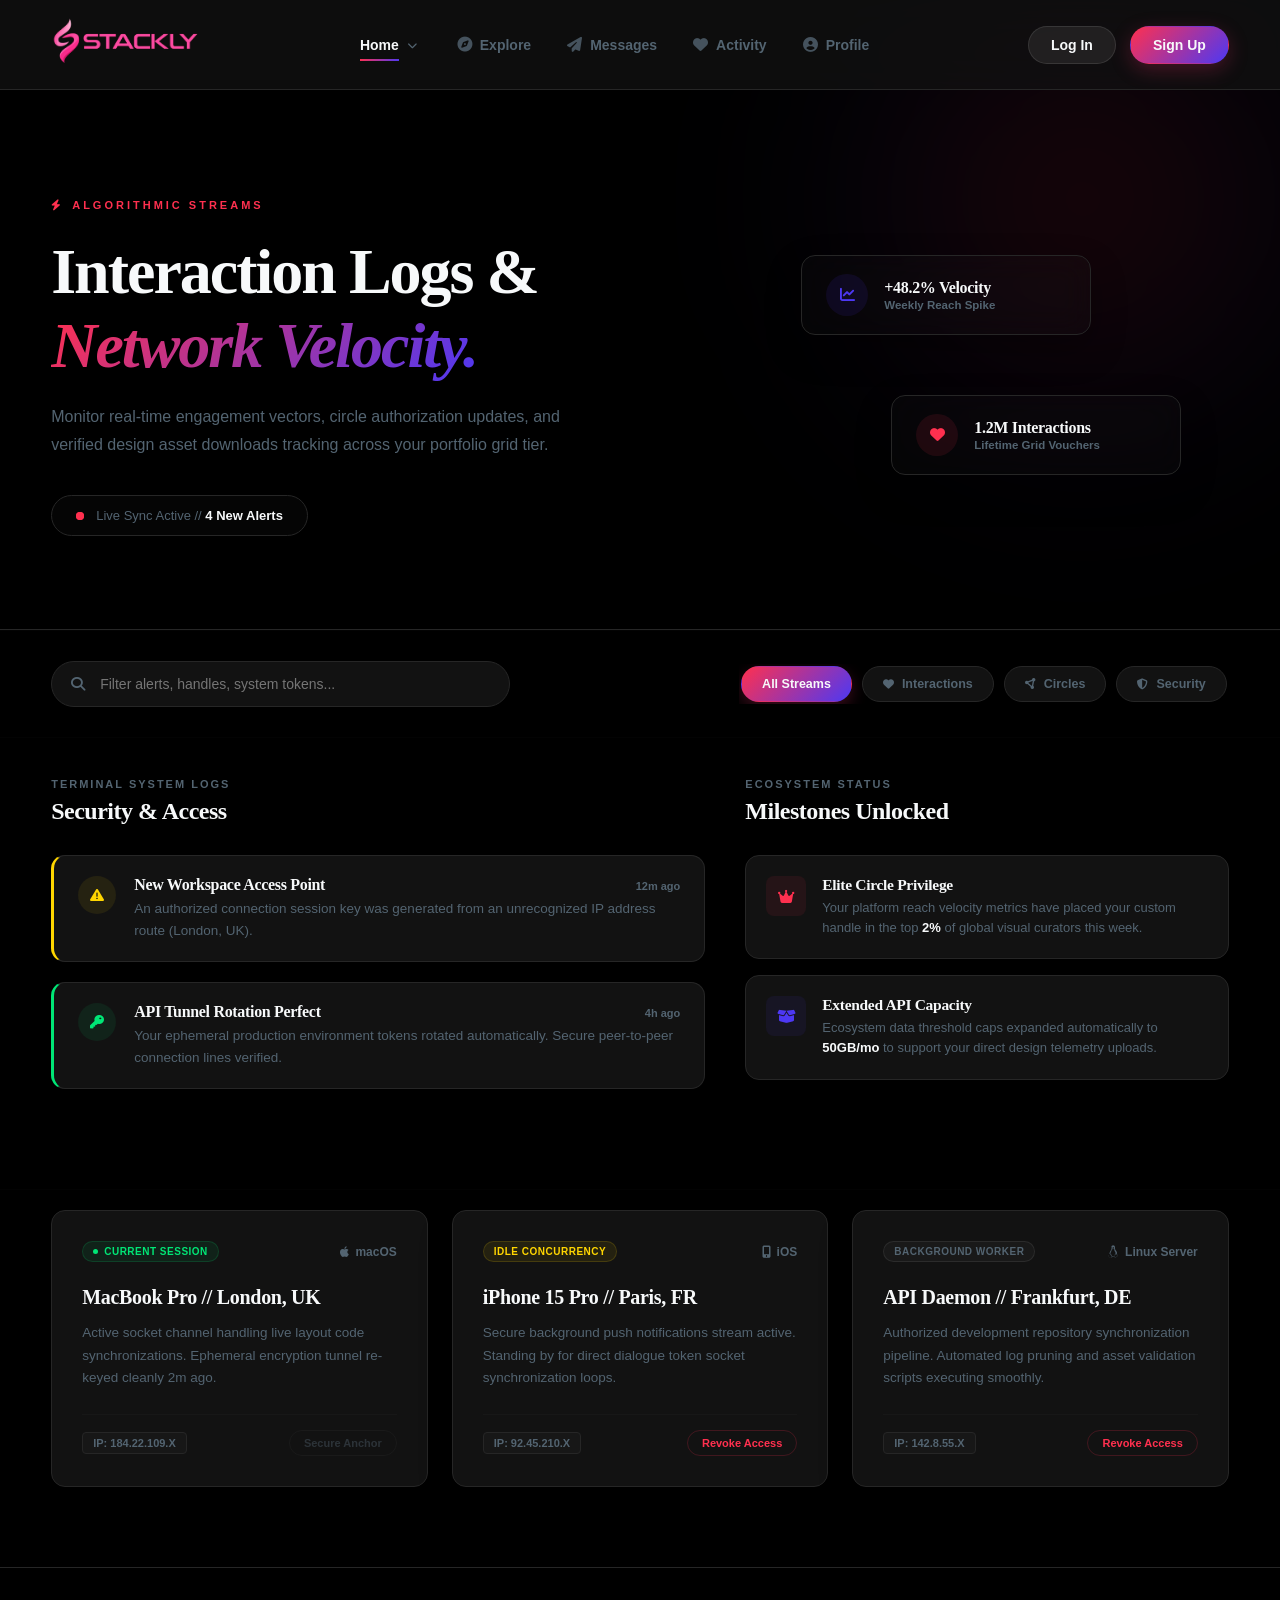
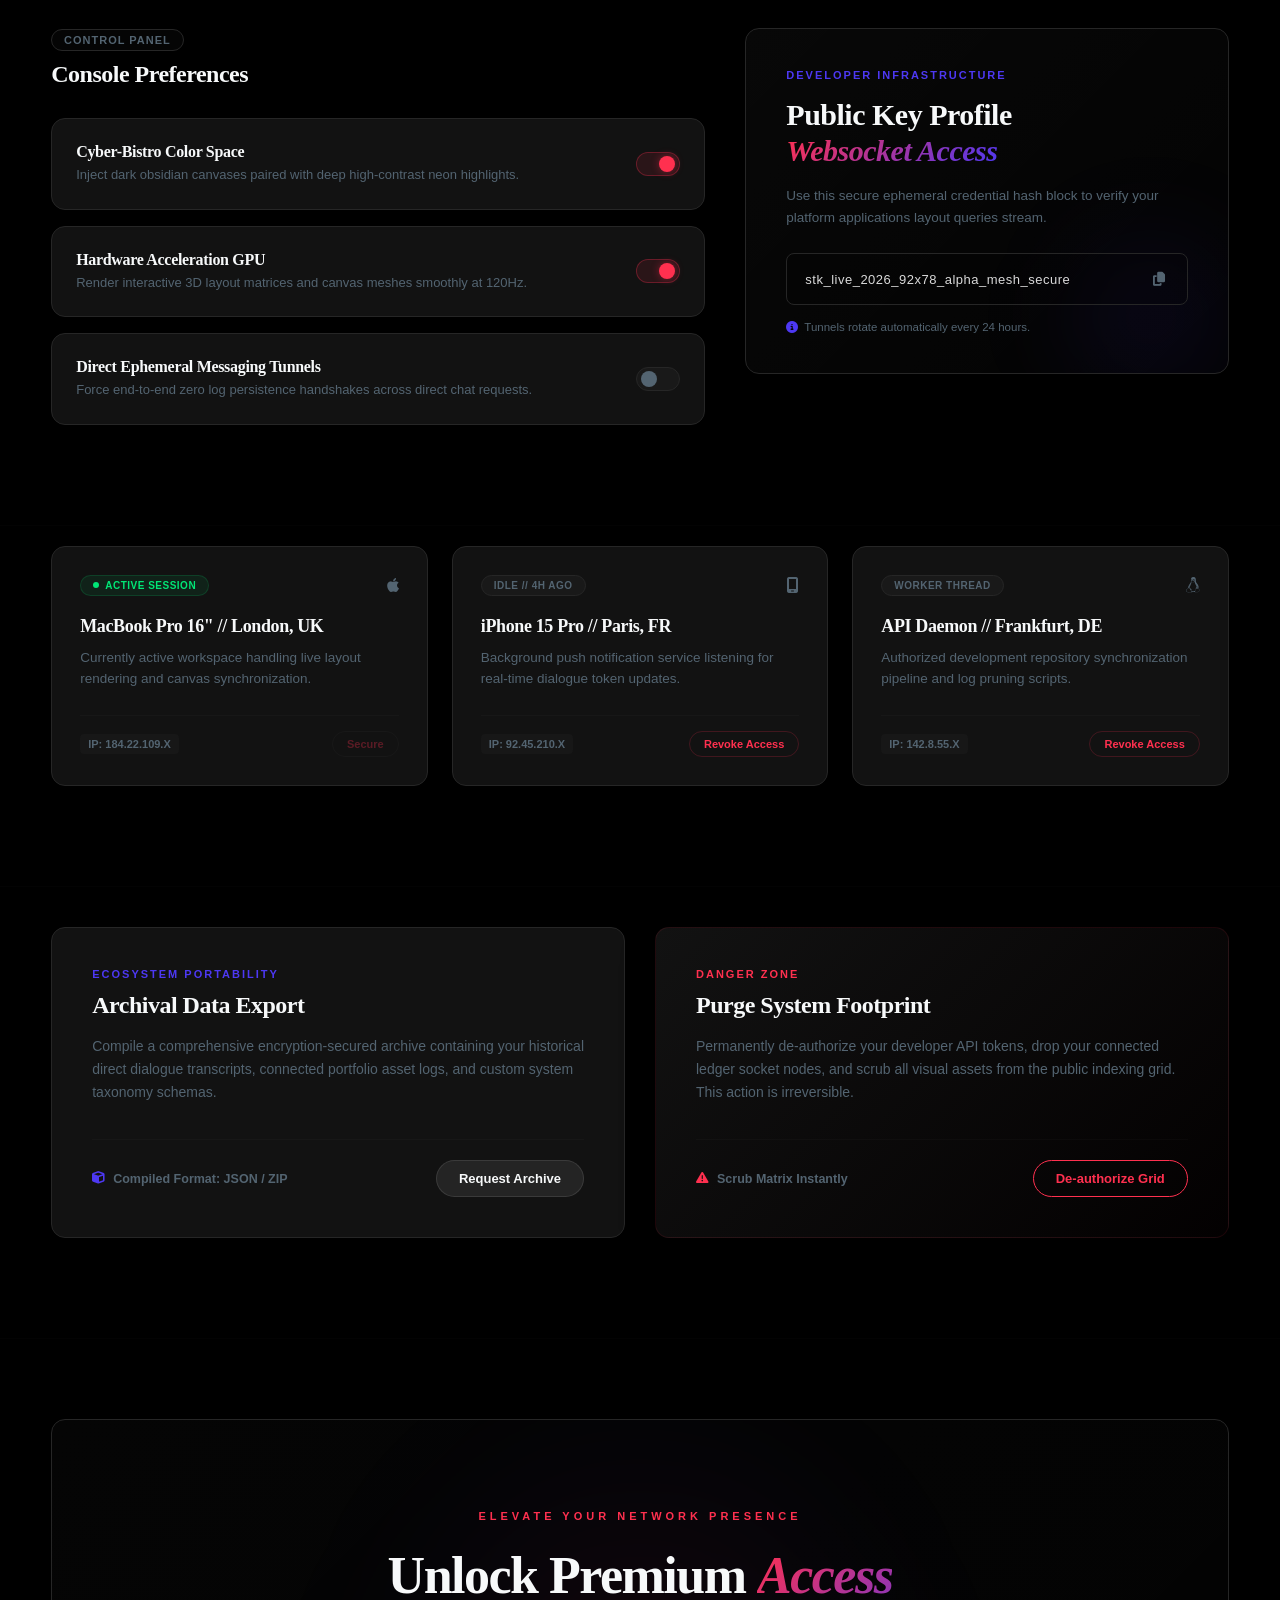
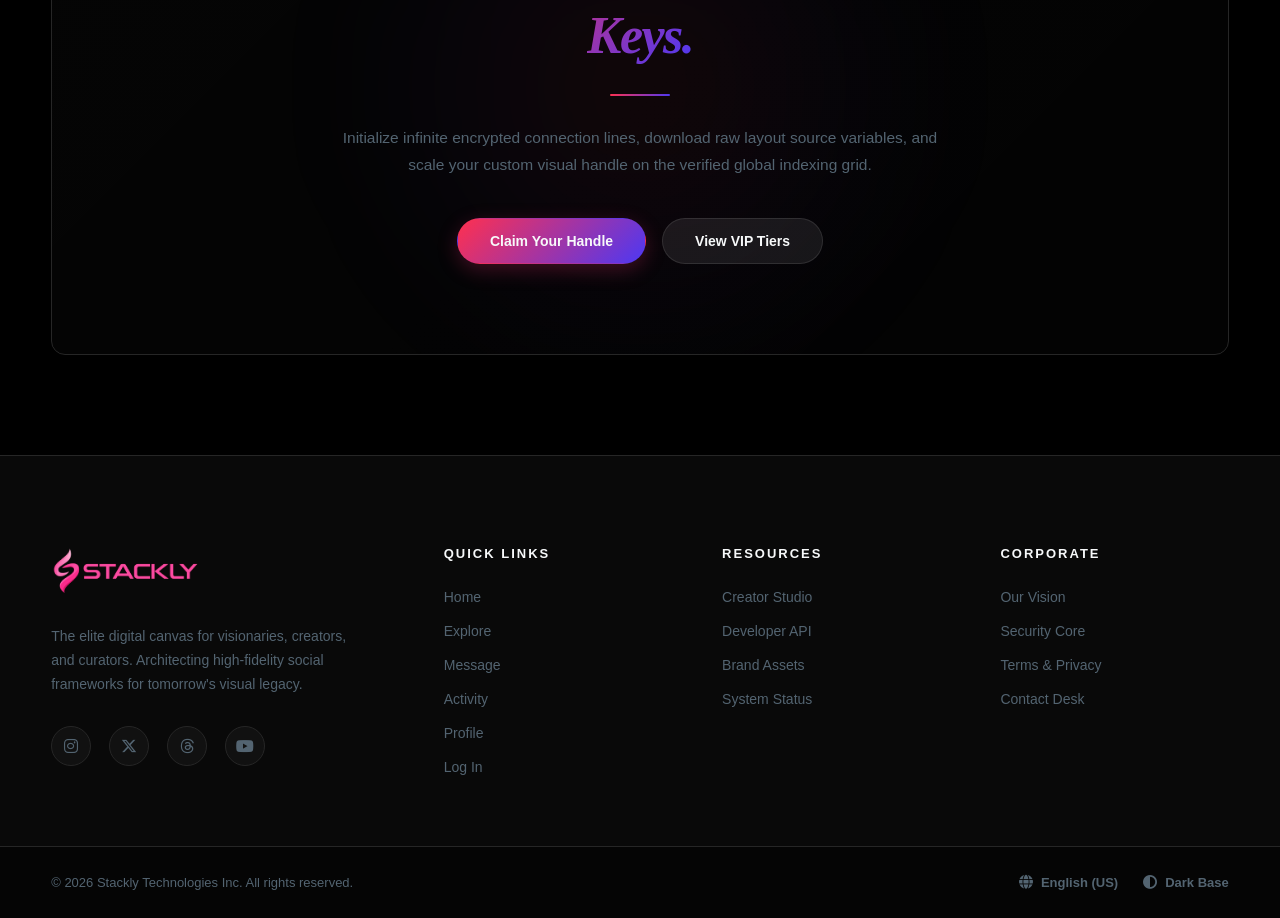
<file: home 2/activity.html>
<!DOCTYPE html>
<html lang="en">

<head>
    <meta charset="UTF-8">
    <meta name="viewport" content="width=device-width, initial-scale=1.0">
    <title>Social Media</title>
    <link rel="icon" href="../assets/bg remove.webp">

    <link rel="stylesheet" href="style.css">
    <link rel="stylesheet" href="activity.css">
    <link rel="stylesheet" href="./root.css">

    <link href="https://fonts.googleapis.com/icon?family=Material+Icons" rel="stylesheet">
    <link rel="stylesheet" href="https://cdnjs.cloudflare.com/ajax/libs/font-awesome/6.5.1/css/all.min.css">

    <link href="https://unpkg.com/aos@2.3.4/dist/aos.css" rel="stylesheet">
</head>

<body>

    <header class="app-premium-header">
        <div class="header-glass-backdrop">
            <div class="header-layout-wrapper">

                <div class="app-logo-node">
                    <a href="index.html" class="app-logo-title">
                        <img src="../assets/pink.webp" alt="logo" width="150px" height="50px">

                    </a>
                </div>

                <nav class="app-navigation-deck">

                    <div class="app-nav-dropdown-wrapper" id="homeDropdownWrapper">
                        <a href="index.html" class="app-nav-link active-link-token" id="homeMainLink">
                            Home
                        </a>
                        <span class="dropdown-trigger-icon" id="dropdownAnchor">
                            <i class="fa-solid fa-chevron-down dropdown-arrow-indicator"></i>
                        </span>

                        <div class="app-nav-dropdown-panel">
                            <ul class="dropdown-text-stack">
                                <li><a href="../index.html" class="dropdown-leaf-link">Home Style 1</a></li>
                            </ul>
                        </div>
                    </div>

                    <a href="explore.html" class="app-nav-link"><i class="fa-solid fa-compass"></i> Explore</a>
                    <a href="message.html" class="app-nav-link"><i class="fa-solid fa-paper-plane"></i> Messages</a>
                    <a href="activity.html" class="app-nav-link"><i class="fa-solid fa-heart"></i> Activity</a>
                    <a href="profile.html" class="app-nav-link"><i class="fa-solid fa-circle-user"></i> Profile</a>

                    <a href="log.html" class="btn-social-base btn-app-secondary mobile-only-auth">Log In</a>
                    <a href="log.html" class="btn-social-base btn-app-primary mobile-only-auth">Sign Up</a>
                </nav>

                <div class="app-action-desk">
                    <a href="log.html" class="btn-social-base btn-app-secondary desktop-only-auth">Log In</a>
                    <a href="log.html" class="btn-social-base btn-app-primary desktop-only-auth">Sign Up</a>

                    <button class="mobile-menu-hamburger" id="mobileHamburger" aria-label="Toggle App Navigation Menu">
                        <span class="burger-bar-line"></span>
                        <span class="burger-bar-line"></span>
                        <span class="burger-bar-line"></span>
                    </button>
                </div>

            </div>
        </div>
    </header>








    <!-- ULTRA-PREMIUM ACTIVITY FEED INTERFACE HERO CANOPY -->
    <section class="activity-premium-hero">
        <!-- Deep Midnight Atmospheric Radial Light Flare -->
        <div class="activity-hero-ambient-glow"></div>

        <div class="activity-hero-wrapper">

            <!-- Left Wing: High-Status Editorial Headline & Real-Time Connection Metrics -->
            <div class="activity-hero-narrative" data-aos="fade-right" data-aos-duration="1200">
                <span class="activity-hero-tag"><i class="fa-solid fa-bolt"></i> Algorithmic Streams</span>
                <h1 class="activity-hero-title">Interaction Logs & <br><span>Network Velocity.</span></h1>
                <p class="activity-hero-description">
                    Monitor real-time engagement vectors, circle authorization updates, and verified design asset
                    downloads tracking across your portfolio grid tier.
                </p>

                <!-- Luxury Interactive Profile Sync Metric Strip -->
                <div class="activity-live-telemetry-strip">
                    <div class="telemetry-node">
                        <span class="telemetry-sync-beacon active-sync-pulse"></span>
                        <p>Live Sync Active // <strong>4 New Alerts</strong></p>
                    </div>
                </div>
            </div>

            <!-- Right Wing: Hardware Accelerated Floating Interaction Metric Cards -->
            <div class="activity-hero-visuals" data-aos="fade-left" data-aos-delay="200" data-aos-duration="1200">
                <div class="activity-clusters-container">

                    <!-- Floating Glass Engagement Count Card 1 -->
                    <div class="glass-activity-metric-card activity-card-one">
                        <div class="activity-icon-shield"><i class="fa-solid fa-chart-line"></i></div>
                        <div class="activity-card-metadata">
                            <h3>+48.2% Velocity</h3>
                            <span>Weekly Reach Spike</span>
                        </div>
                    </div>

                    <!-- Floating Glass Engagement Count Card 2 -->
                    <div class="glass-activity-metric-card activity-card-two">
                        <div class="activity-icon-shield pink-shield-modifier"><i class="fa-solid fa-heart"></i></div>
                        <div class="activity-card-metadata">
                            <h3>1.2M Interactions</h3>
                            <span>Lifetime Grid Vouchers</span>
                        </div>
                    </div>

                </div>
            </div>

        </div>
    </section>








    <!-- ULTRA-PREMIUM ACTIVITY FILTER & TRACKER DECK -->
    <div class="activity-control-tracker-bar" data-aos="fade-up" data-aos-duration="1000">
        <div class="tracker-layout-wrapper">

            <!-- Left Wing: Integrated Filter Input Field -->
            <div class="tracker-search-pod">
                <i class="fa-solid fa-magnifying-glass search-inner-icon"></i>
                <input type="text" placeholder="Filter alerts, handles, system tokens..." class="tracker-search-input"
                    required>
            </div>

            <!-- Right Wing: Horizontal Micro Category Filters Track -->
            <div class="tracker-pill-carousel">
                <div class="carousel-scroll-shield">
                    <button class="activity-filter-pill active-pill-token"
                        onclick="window.location.href='error.html'">All Streams</button>
                    <button class="activity-filter-pill" onclick="window.location.href='error.html'"><i
                            class="fa-solid fa-heart"></i> Interactions</button>
                    <button class="activity-filter-pill" onclick="window.location.href='error.html'"><i
                            class="fa-solid fa-circle-nodes"></i> Circles</button>
                    <button class="activity-filter-pill" onclick="window.location.href='error.html'"><i
                            class="fa-solid fa-shield-halved"></i> Security</button>
                </div>
            </div>

        </div>
    </div>








    <!-- ULTRA-PREMIUM SECURITY, AUTH LOGS & PLATFORM MILESTONES -->
    <section class="activity-security-milestones">
        <div class="security-layout-wrapper">

            <!-- Left Column Block: High-Priority Security & Auth Logs Deck -->
            <div class="security-logs-panel" data-aos="fade-right" data-aos-duration="1000">
                <div class="panel-header-deck">
                    <span class="panel-micro-tag">Terminal System Logs</span>
                    <h3>Security & Access</h3>
                </div>

                <div class="logs-timeline-track">
                    <!-- Log Item 1: Security Trigger Warning -->
                    <div class="log-timeline-node warning-alert-state">
                        <div class="node-icon-indicator"><i class="fa-solid fa-triangle-exclamation"></i></div>
                        <div class="node-content-stack">
                            <div class="node-title-row">
                                <h4>New Workspace Access Point</h4>
                                <span class="node-time-stamp">12m ago</span>
                            </div>
                            <p>An authorized connection session key was generated from an unrecognized IP address route
                                (London, UK).</p>
                        </div>
                    </div>

                    <!-- Log Item 2: Success Integration Key -->
                    <div class="log-timeline-node success-alert-state">
                        <div class="node-icon-indicator"><i class="fa-solid fa-key"></i></div>
                        <div class="node-content-stack">
                            <div class="node-title-row">
                                <h4>API Tunnel Rotation Perfect</h4>
                                <span class="node-time-stamp">4h ago</span>
                            </div>
                            <p>Your ephemeral production environment tokens rotated automatically. Secure peer-to-peer
                                connection lines verified.</p>
                        </div>
                    </div>
                </div>
            </div>

            <!-- Right Column Block: Premium Milestones & Tier Unlocks Box -->
            <div class="milestones-rewards-panel" data-aos="fade-left" data-aos-duration="1000" data-aos-delay="200">
                <div class="panel-header-deck">
                    <span class="panel-micro-tag">Ecosystem Status</span>
                    <h3>Milestones Unlocked</h3>
                </div>

                <div class="rewards-cards-stack">
                    <!-- Reward Node 1 -->
                    <div class="reward-micro-card">
                        <div class="reward-visual-badge"><i class="fa-solid fa-crown"></i></div>
                        <div class="reward-meta-stack">
                            <h4>Elite Circle Privilege</h4>
                            <p>Your platform reach velocity metrics have placed your custom handle in the top
                                <strong>2%</strong> of global visual curators this week.
                            </p>
                        </div>
                    </div>

                    <!-- Reward Node 2 -->
                    <div class="reward-micro-card">
                        <div class="reward-visual-badge badge-blue-modifier"><i class="fa-solid fa-box-open"></i></div>
                        <div class="reward-meta-stack">
                            <h4>Extended API Capacity</h4>
                            <p>Ecosystem data threshold caps expanded automatically to <strong>50GB/mo</strong> to
                                support your direct design telemetry uploads.</p>
                        </div>
                    </div>
                </div>
            </div>

        </div>
    </section>







    <!-- ULTRA-PREMIUM GLOBAL SESSION SECURITY LEDGER -->
    <section class="activity-session-ledger-stage">
        <div class="ledger-layout-wrapper">

            <!-- Individual Session Block 1: Desktop Primary Anchor -->
            <div class="session-ledger-node" data-aos="fade-up" data-aos-duration="1000">
                <div class="session-meta-header">
                    <span class="session-status-pill"><span class="pulse-beacon-green"></span> CURRENT SESSION</span>
                    <span class="session-os-tag"><i class="fa-brands fa-apple"></i> macOS</span>
                </div>
                <h3 class="session-display-title">MacBook Pro // London, UK</h3>
                <p class="session-summary-copy">
                    Active socket channel handling live layout code synchronizations. Ephemeral encryption tunnel
                    re-keyed cleanly 2m ago.
                </p>
                <div class="session-footer-meta">
                    <span class="micro-ip-badge">IP: 184.22.109.X</span>
                    <button class="session-action-trigger-btn disabled-state"
                        onclick="window.location.href='error.html'">Secure Anchor</button>
                </div>
            </div>

            <!-- Individual Session Block 2: Mobile Touch Anchor -->
            <div class="session-ledger-node" data-aos="fade-up" data-aos-duration="1000" data-aos-delay="100">
                <div class="session-meta-header">
                    <span class="session-status-pill warm-amber-pill">IDLE CONCURRENCY</span>
                    <span class="session-os-tag"><i class="fa-solid fa-mobile-screen-button"></i> iOS</span>
                </div>
                <h3 class="session-display-title">iPhone 15 Pro // Paris, FR</h3>
                <p class="session-summary-copy">
                    Secure background push notifications stream active. Standing by for direct dialogue token socket
                    synchronization loops.
                </p>
                <div class="session-footer-meta">
                    <span class="micro-ip-badge">IP: 92.45.210.X</span>
                    <button class="session-action-trigger-btn" onclick="window.location.href='error.html'">Revoke
                        Access</button>
                </div>
            </div>

            <!-- Individual Session Block 3: Cloud Development Mirror -->
            <div class="session-ledger-node" data-aos="fade-up" data-aos-duration="1000" data-aos-delay="200">
                <div class="session-meta-header">
                    <span class="session-status-pill muted-slate-pill">BACKGROUND WORKER</span>
                    <span class="session-os-tag"><i class="fa-brands fa-linux"></i> Linux Server</span>
                </div>
                <h3 class="session-display-title">API Daemon // Frankfurt, DE</h3>
                <p class="session-summary-copy">
                    Authorized development repository synchronization pipeline. Automated log pruning and asset
                    validation scripts executing smoothly.
                </p>
                <div class="session-footer-meta">
                    <span class="micro-ip-badge">IP: 142.8.55.X</span>
                    <button class="session-action-trigger-btn" onclick="window.location.href='error.html'">Revoke
                        Access</button>
                </div>
            </div>

        </div>
    </section>








    <!-- ULTRA-PREMIUM CONSOLE PREFERENCES & TOKEN MATRIX -->
    <section class="settings-configuration-stage">
        <div class="settings-layout-wrapper">

            <!-- Left Column: High-Status Preference Control Toggles -->
            <div class="preferences-control-deck" data-aos="fade-right" data-aos-duration="1000">
                <div class="settings-deck-header">
                    <span class="settings-micro-pill">Control Panel</span>
                    <h3>Console Preferences</h3>
                </div>

                <div class="toggles-stream-track">
                    <!-- Preference Item 1: High-Contrast Mode -->
                    <div class="preference-toggle-card">
                        <div class="preference-details">
                            <h4>Cyber-Bistro Color Space</h4>
                            <p>Inject dark obsidian canvases paired with deep high-contrast neon highlights.</p>
                        </div>
                        <div class="luxury-switch-node active-switch-state">
                            <span class="switch-handle-core"></span>
                        </div>
                    </div>

                    <!-- Preference Item 2: Haptic Hardware Acceleration -->
                    <div class="preference-toggle-card">
                        <div class="preference-details">
                            <h4>Hardware Acceleration GPU</h4>
                            <p>Render interactive 3D layout matrices and canvas meshes smoothly at 120Hz.</p>
                        </div>
                        <div class="luxury-switch-node active-switch-state">
                            <span class="switch-handle-core"></span>
                        </div>
                    </div>

                    <!-- Preference Item 3: P2P Socket Sync -->
                    <div class="preference-toggle-card">
                        <div class="preference-details">
                            <h4>Direct Ephemeral Messaging Tunnels</h4>
                            <p>Force end-to-end zero log persistence handshakes across direct chat requests.</p>
                        </div>
                        <div class="luxury-switch-node">
                            <span class="switch-handle-core"></span>
                        </div>
                    </div>
                </div>
            </div>

            <!-- Right Column: Developer Secret Token Allocation -->
            <div class="token-generation-deck" data-aos="fade-left" data-aos-duration="1000" data-aos-delay="200">
                <div class="token-card-glow-mesh"></div>
                <div class="token-inner-wrapper">
                    <span class="token-micro-tag">Developer Infrastructure</span>
                    <h3>Public Key Profile <br><span>Websocket Access</span></h3>
                    <p class="token-description-copy">Use this secure ephemeral credential hash block to verify your
                        platform applications layout queries stream.</p>

                    <!-- Secure Hash Box Display Node -->
                    <div class="secure-token-display-box">
                        <code class="token-hash-string">stk_live_2026_92x78_alpha_mesh_secure</code>
                        <button class="token-copy-trigger" onclick="window.location.href='error.html'"
                            aria-label="Copy Secret Key to Clipboard"><i class="fa-solid fa-copy"></i></button>
                    </div>

                    <span class="token-security-disclaimer"><i class="fa-solid fa-circle-info"></i> Tunnels rotate
                        automatically every 24 hours.</span>
                </div>
            </div>

        </div>
    </section>









    <section class="settings-sessions-ledger-stage">
        <div class="ledger-layout-wrapper">

            <div class="session-node-card" data-aos="fade-up" data-aos-duration="1000">
                <div class="session-head-row">
                    <span class="session-pill-status active-pill"><span class="beacon-pulse"></span> Active
                        Session</span>
                    <i class="fa-brands fa-apple session-os-icon"></i>
                </div>
                <div class="session-data-body">
                    <h4>MacBook Pro 16" // London, UK</h4>
                    <p>Currently active workspace handling live layout rendering and canvas synchronization.</p>
                </div>
                <div class="session-foot-row">
                    <span class="session-ip-hash">IP: 184.22.109.X</span>
                    <button class="btn-revoke-inline disabled-state"
                        onclick="window.location.href='error.html'">Secure</button>
                </div>
            </div>

            <div class="session-node-card" data-aos="fade-up" data-aos-duration="1000" data-aos-delay="100">
                <div class="session-head-row">
                    <span class="session-pill-status idle-pill">Idle // 4h ago</span>
                    <i class="fa-solid fa-mobile-screen session-os-icon"></i>
                </div>
                <div class="session-data-body">
                    <h4>iPhone 15 Pro // Paris, FR</h4>
                    <p>Background push notification service listening for real-time dialogue token updates.</p>
                </div>
                <div class="session-foot-row">
                    <span class="session-ip-hash">IP: 92.45.210.X</span>
                    <button class="btn-revoke-inline" onclick="window.location.href='error.html'">Revoke Access</button>
                </div>
            </div>

            <div class="session-node-card" data-aos="fade-up" data-aos-duration="1000" data-aos-delay="200">
                <div class="session-head-row">
                    <span class="session-pill-status">Worker Thread</span>
                    <i class="fa-brands fa-linux session-os-icon"></i>
                </div>
                <div class="session-data-body">
                    <h4>API Daemon // Frankfurt, DE</h4>
                    <p>Authorized development repository synchronization pipeline and log pruning scripts.</p>
                </div>
                <div class="session-foot-row">
                    <span class="session-ip-hash">IP: 142.8.55.X</span>
                    <button class="btn-revoke-inline" onclick="window.location.href='error.html'">Revoke Access</button>
                </div>
            </div>

        </div>
    </section>










    <section class="settings-data-management-stage">
        <div class="data-management-wrapper">

            <div class="data-export-card" data-aos="fade-right" data-aos-duration="1000">
                <span class="management-micro-tag">Ecosystem Portability</span>
                <h3>Archival Data Export</h3>
                <p class="management-description">
                    Compile a comprehensive encryption-secured archive containing your historical direct dialogue
                    transcripts, connected portfolio asset logs, and custom system taxonomy schemas.
                </p>
                <div class="management-action-row">
                    <span class="archive-meta-text"><i class="fa-solid fa-cube"></i> Compiled Format: JSON / ZIP</span>
                    <button class="btn-social-base btn-app-secondary export-trigger-btn"
                        onclick="window.location.href='error.html'">Request Archive</button>
                </div>
            </div>

            <div class="account-purge-card" data-aos="fade-left" data-aos-duration="1000" data-aos-delay="200">
                <span class="management-micro-tag danger-tag-modifier">Danger Zone</span>
                <h3>Purge System Footprint</h3>
                <p class="management-description">
                    Permanently de-authorize your developer API tokens, drop your connected ledger socket nodes, and
                    scrub all visual assets from the public indexing grid. This action is irreversible.
                </p>
                <div class="management-action-row">
                    <span class="archive-meta-text danger-meta-text"><i class="fa-solid fa-triangle-exclamation"></i>
                        Scrub Matrix Instantly</span>
                    <button class="btn-social-base purge-destructive-trigger-btn"
                        onclick="window.location.href='error.html'">De-authorize Grid</button>
                </div>
            </div>

        </div>
    </section>










    <section class="app-global-cta-stage">
        <div class="cta-layout-wrapper">

            <div class="cta-focal-card" data-aos="zoom-in" data-aos-duration="1200">
                <div class="cta-card-ambient-mesh"></div>

                <div class="cta-content-stack">
                    <span class="cta-micro-tag" data-aos="fade-up" data-aos-duration="1000" data-aos-delay="100">Elevate
                        Your Network Presence</span>
                    <h2 data-aos="fade-up" data-aos-duration="1000" data-aos-delay="200">Unlock Premium <span>Access
                            Keys.</span></h2>
                    <div class="cta-line-separator" data-aos="fade-up" data-aos-duration="1000" data-aos-delay="300">
                    </div>
                    <p data-aos="fade-up" data-aos-duration="1000" data-aos-delay="400">
                        Initialize infinite encrypted connection lines, download raw layout source variables, and scale
                        your custom visual handle on the verified global indexing grid.
                    </p>

                    <div class="cta-action-deck" data-aos="fade-up" data-aos-duration="1000" data-aos-delay="500">
                        <a href="error.html" class="btn-social-base btn-app-primary cta-primary-btn">Claim Your
                            Handle</a>
                        <a href="error.html" class="btn-social-base btn-app-secondary cta-secondary-btn">View VIP
                            Tiers</a>
                    </div>
                </div>
            </div>

        </div>
    </section>






    <!-- ULTRA-PREMIUM GLASSMORPHIC PLATFORM FOOTER DECK -->
    <footer class="app-premium-footer" data-aos="fade-up" data-aos-duration="1200" data-aos-once="true">
        <div class="footer-layout-wrapper">

            <!-- Brand Narrative & Social Vectors Block Column -->
            <div class="footer-brand-column">
                <a href="index.html" class="app-logo-title footer-logo-override">
                    <img src="../assets/pink.webp" alt="logo" width="150px" height="50px">
                </a>
                <p class="footer-brand-summary">
                    The elite digital canvas for visionaries, creators, and curators. Architecting high-fidelity social
                    frameworks for tomorrow's visual legacy.
                </p>
                <div class="footer-social-vectors-row">
                    <a href="error.html" class="social-vector-link" aria-label="Follow Stackly on Instagram"><i
                            class="fa-brands fa-instagram"></i></a>
                    <a href="error.html" class="social-vector-link" aria-label="Follow Stackly on X (Twitter)"><i
                            class="fa-brands fa-x-twitter"></i></a>
                    <a href="error.html" class="social-vector-link" aria-label="Follow Stackly on Threads"><i
                            class="fa-brands fa-threads"></i></a>
                    <a href="error.html" class="social-vector-link" aria-label="Follow Stackly on YouTube"><i
                            class="fa-brands fa-youtube"></i></a>
                </div>
            </div>

            <!-- Links Directory Track Column 1 -->
            <div class="footer-links-column">
                <h4 class="footer-group-title">Quick Links</h4>
                <ul class="footer-links-list">
                    <li><a href="index.html">Home</a></li>
                    <li><a href="explore.html">Explore</a></li>
                    <li><a href="message.html">Message</a></li>
                    <li><a href="activity.html">Activity</a></li>
                    <li><a href="profile.html">Profile</a></li>
                    <li><a href="log.html">Log In</a></li>
                </ul>
            </div>

            <!-- Links Directory Track Column 2 -->
            <div class="footer-links-column">
                <h4 class="footer-group-title">Resources</h4>
                <ul class="footer-links-list">
                    <li><a href="error.html">Creator Studio</a></li>
                    <li><a href="error.html">Developer API</a></li>
                    <li><a href="error.html">Brand Assets</a></li>
                    <li><a href="error.html">System Status</a></li>
                </ul>
            </div>

            <!-- Links Directory Track Column 3 -->
            <div class="footer-links-column">
                <h4 class="footer-group-title">Corporate</h4>
                <ul class="footer-links-list">
                    <li><a href="error.html">Our Vision</a></li>
                    <li><a href="error.html">Security Core</a></li>
                    <li><a href="error.html">Terms & Privacy</a></li>
                    <li><a href="error.html">Contact Desk</a></li>
                </ul>
            </div>

        </div>

        <!-- Symmetrical Hairline Copyright Baseline Bar -->
        <div class="footer-baseline-bar">
            <div class="baseline-layout-wrapper">
                <span class="copyright-legal-text">&copy; 2026 Stackly Technologies Inc. All rights reserved.</span>
                <div class="baseline-utility-row">
                    <button class="footer-utility-trigger"><i class="fa-solid fa-globe"></i> English (US)</button>
                    <button class="footer-utility-trigger"><i class="fa-solid fa-circle-half-stroke"></i> Dark
                        Base</button>
                </div>
            </div>
        </div>
    </footer>




    <script src="script.js"></script>

    <script src="https://unpkg.com/aos@2.3.4/dist/aos.js"></script>

    <script>
        AOS.init({
            duration: 900,
            easing: 'ease-in-out',
            once: true,
        });

        // data-aos="fade-up"
        // fade-up, fade-down, fade-left, fade-right, zoom-in,	slide-up, flip-left	

    </script>


</body>

</html>
</file>
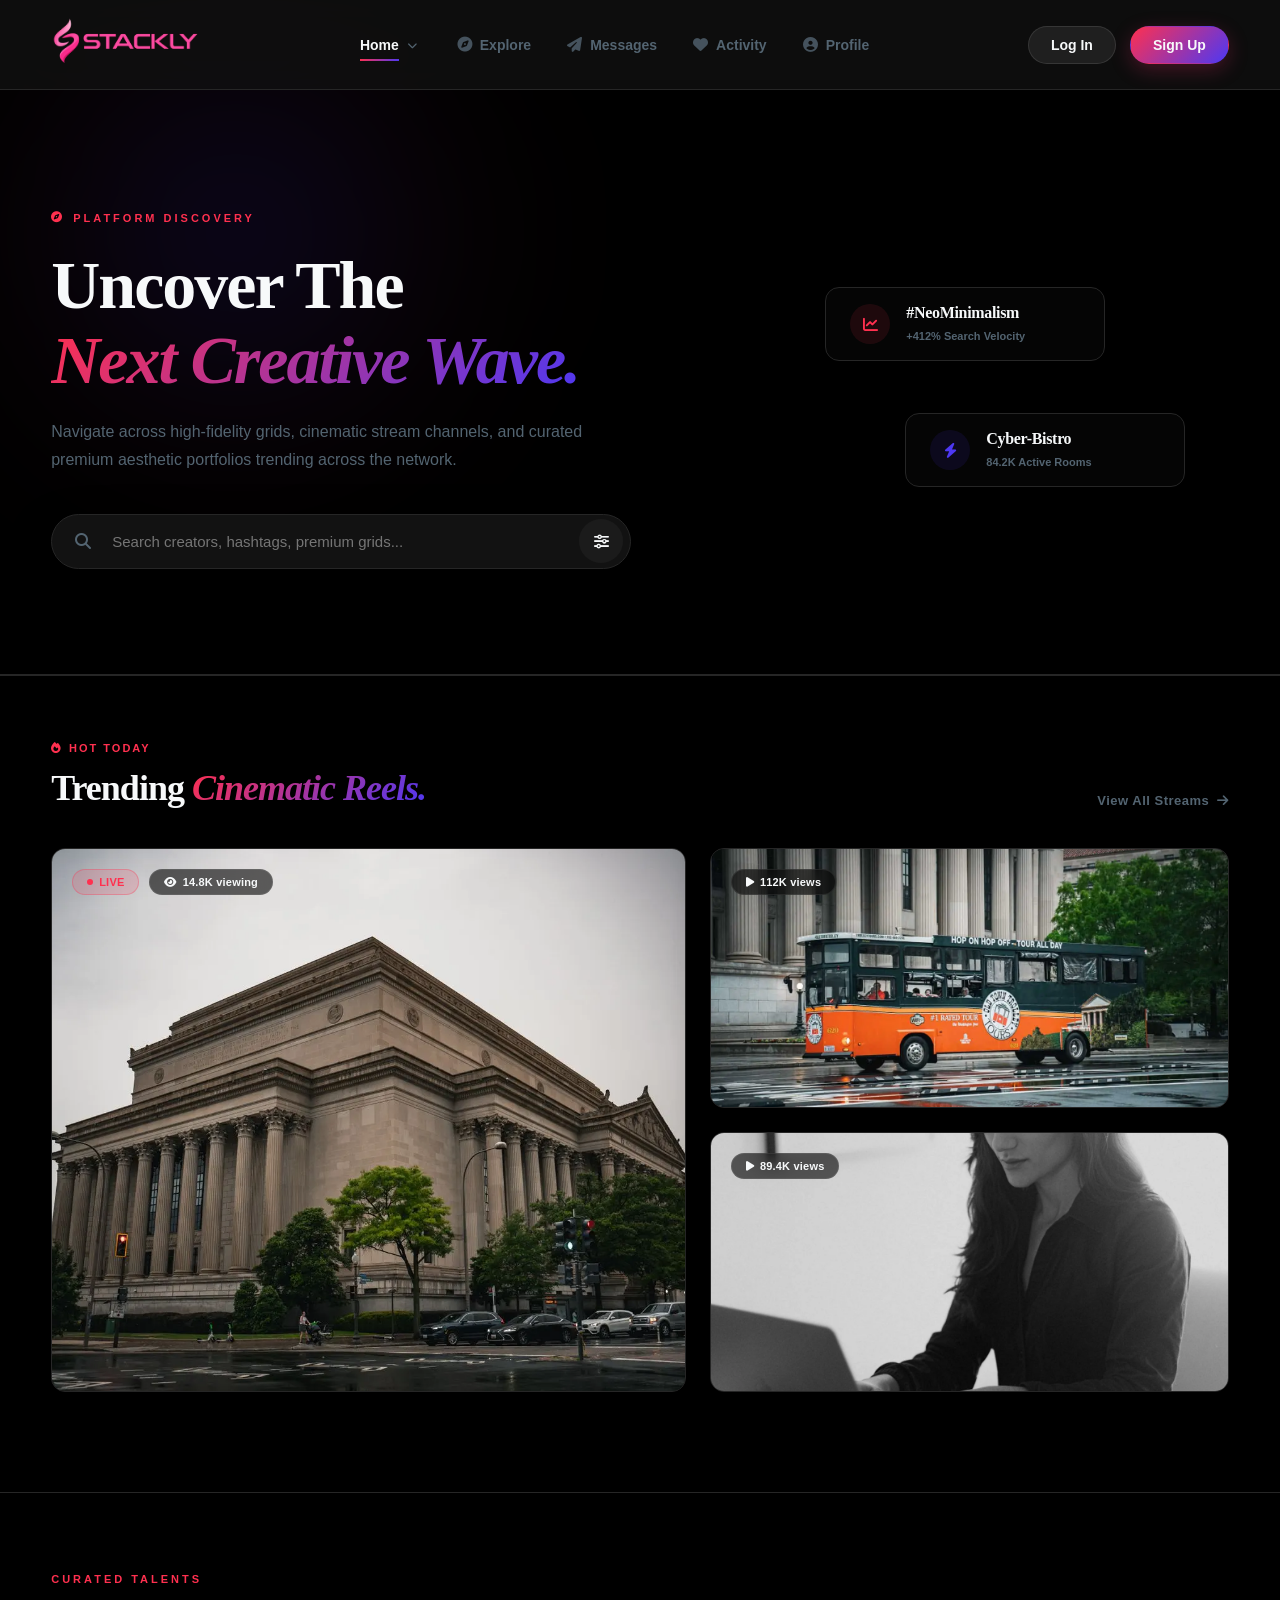
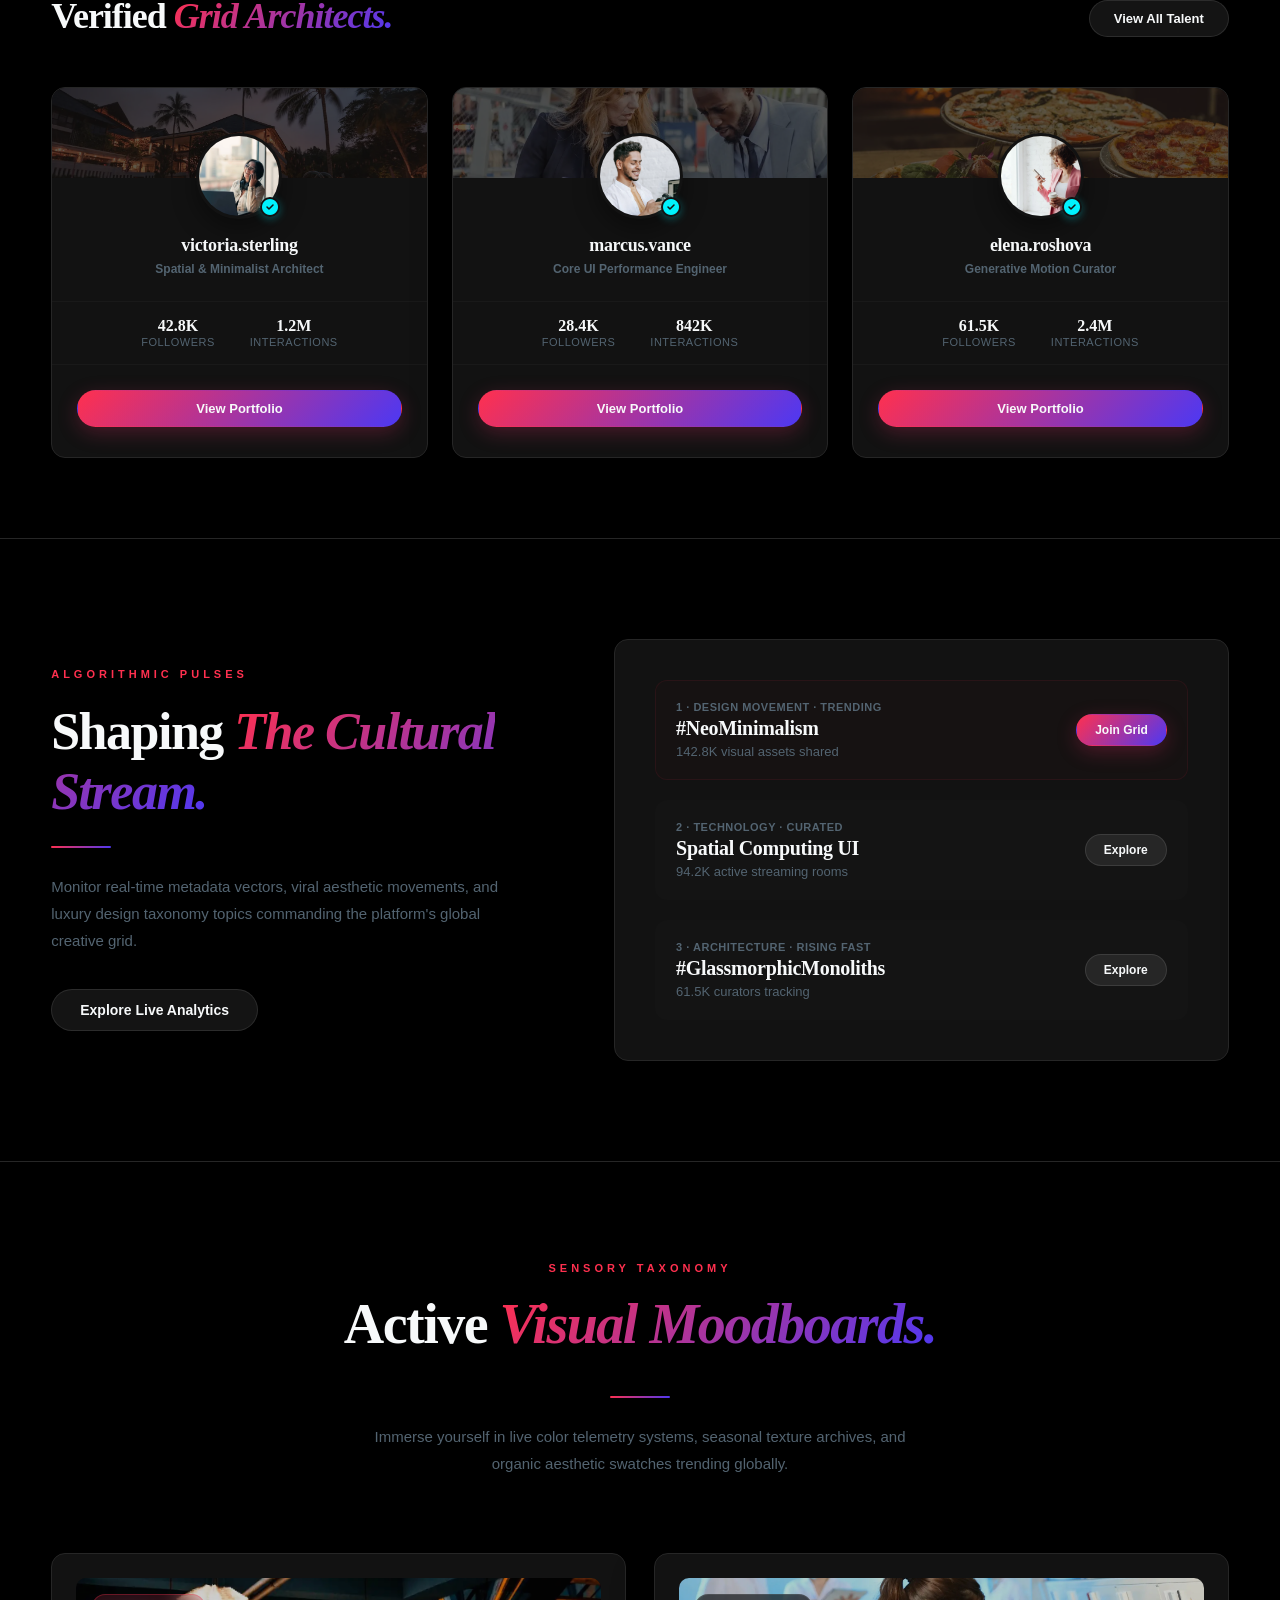
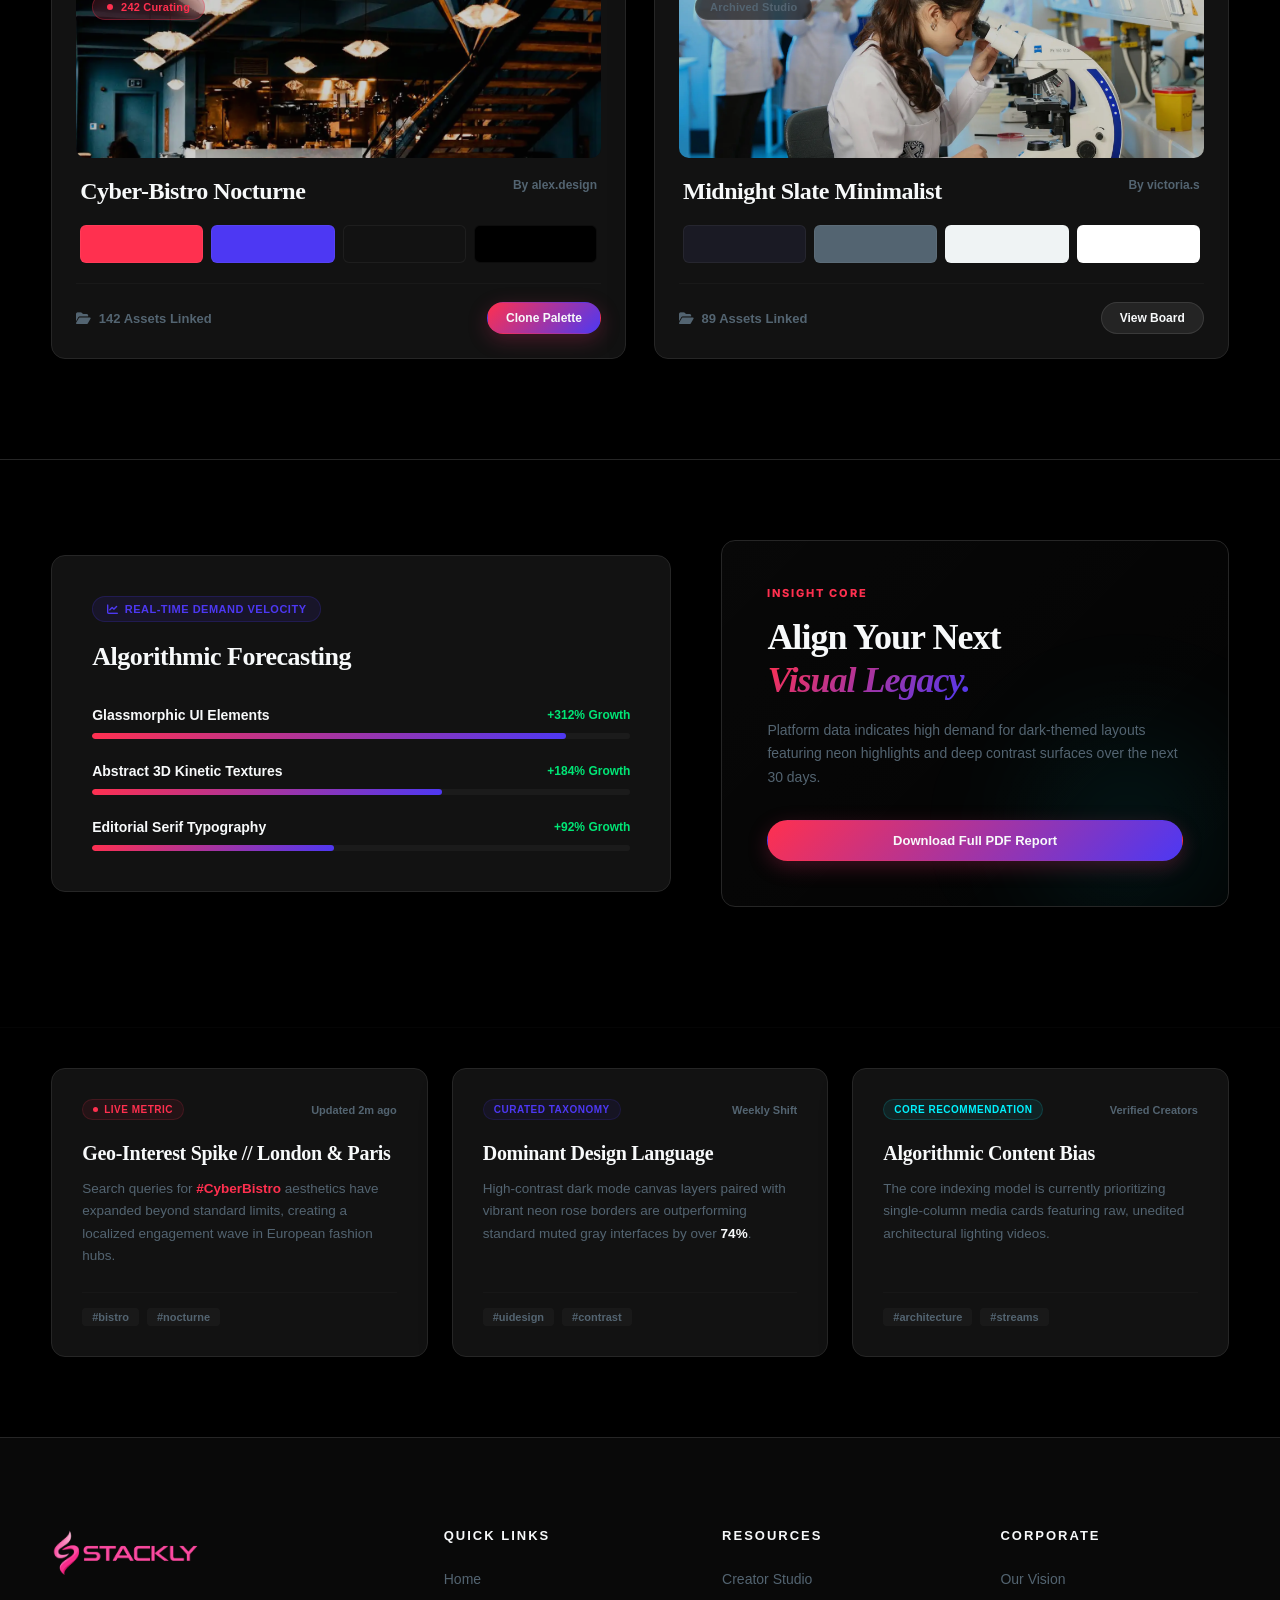
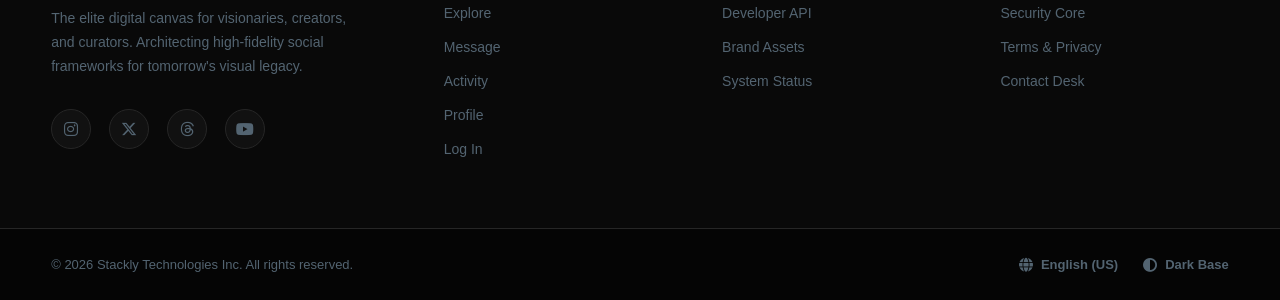
<file: home 2/explore.html>
<!DOCTYPE html>
<html lang="en">
<head>
    <meta charset="UTF-8">
  <meta name="viewport" content="width=device-width, initial-scale=1.0">
  <title>Social Media</title>
  <link rel="icon" href="../assets/bg remove.webp">

  <link rel="stylesheet" href="style.css">
  <link rel="stylesheet" href="explore.css">
  <link rel="stylesheet" href="./root.css">

  <link href="https://fonts.googleapis.com/icon?family=Material+Icons" rel="stylesheet">
  <link rel="stylesheet" href="https://cdnjs.cloudflare.com/ajax/libs/font-awesome/6.5.1/css/all.min.css">

  <link href="https://unpkg.com/aos@2.3.4/dist/aos.css" rel="stylesheet">
</head>
<body>
    

    

<header class="app-premium-header">
  <div class="header-glass-backdrop">
    <div class="header-layout-wrapper">
        
      <div class="app-logo-node">
        <a href="index.html" class="app-logo-title">
                    <img src="../assets/pink.webp" alt="logo" width="150px" height="50px">

        </a>
      </div>

      <nav class="app-navigation-deck">
        
        <div class="app-nav-dropdown-wrapper" id="homeDropdownWrapper">
          <a href="index.html" class="app-nav-link active-link-token" id="homeMainLink">
            Home
          </a>
          <span class="dropdown-trigger-icon" id="dropdownAnchor">
            <i class="fa-solid fa-chevron-down dropdown-arrow-indicator"></i>
          </span>
          
          <div class="app-nav-dropdown-panel">
            <ul class="dropdown-text-stack">
              <li><a href="../index.html" class="dropdown-leaf-link">Home Style 1</a></li>
            </ul>
          </div>
        </div>

        <a href="explore.html" class="app-nav-link"><i class="fa-solid fa-compass"></i> Explore</a>
        <a href="message.html" class="app-nav-link"><i class="fa-solid fa-paper-plane"></i> Messages</a>
        <a href="activity.html" class="app-nav-link"><i class="fa-solid fa-heart"></i> Activity</a>
        <a href="profile.html" class="app-nav-link"><i class="fa-solid fa-circle-user"></i> Profile</a>

        <a href="log.html" class="btn-social-base btn-app-secondary mobile-only-auth">Log In</a>
        <a href="log.html" class="btn-social-base btn-app-primary mobile-only-auth">Sign Up</a>
      </nav>

      <div class="app-action-desk">
        <a href="log.html" class="btn-social-base btn-app-secondary desktop-only-auth">Log In</a>
        <a href="log.html" class="btn-social-base btn-app-primary desktop-only-auth">Sign Up</a>
        
        <button class="mobile-menu-hamburger" id="mobileHamburger" aria-label="Toggle App Navigation Menu">
          <span class="burger-bar-line"></span>
          <span class="burger-bar-line"></span>
          <span class="burger-bar-line"></span>
        </button>
      </div>

    </div>
  </div>
</header>







<section class="explore-premium-hero">
    <div class="explore-hero-glow-backdrop"></div>
    
    <div class="explore-hero-wrapper">
        
        <div class="explore-hero-narrative" data-aos="fade-right" data-aos-duration="1200">
            <span class="explore-hero-tag"><i class="fa-solid fa-compass"></i> Platform Discovery</span>
            <h1 class="explore-hero-title">Uncover The <br><span>Next Creative Wave.</span></h1>
            <p class="explore-hero-description">
                Navigate across high-fidelity grids, cinematic stream channels, and curated premium aesthetic portfolios trending across the network.
            </p>
            
            <form class="explore-hero-search-pod" action="error.html" method="GET">
                <i class="fa-solid fa-magnifying-glass pod-search-vector"></i>
                <input type="text" placeholder="Search creators, hashtags, premium grids..." class="pod-search-input" required>
                <button class="pod-filter-trigger" aria-label="Open Matrix Filters"><i class="fa-solid fa-sliders"></i></button>
            </form>
        </div>

        <div class="explore-hero-visuals" data-aos="fade-left" data-aos-delay="200" data-aos-duration="1200">
            <div class="trend-clusters-container">
                
                <div class="glass-trend-metric-card metric-card-one">
                    <div class="metric-trend-icon"><i class="fa-solid fa-chart-line"></i></div>
                    <div class="metric-trend-meta">
                        <h3>#NeoMinimalism</h3>
                        <span>+412% Search Velocity</span>
                    </div>
                </div>

                <div class="glass-trend-metric-card metric-card-two">
                    <div class="metric-trend-icon icon-blue-modifier"><i class="fa-solid fa-bolt"></i></div>
                    <div class="metric-trend-meta">
                        <h3>Cyber-Bistro</h3>
                        <span>84.2K Active Rooms</span>
                    </div>
                </div>

            </div>
        </div>

    </div>
</section>







<!-- ULTRA-PREMIUM TRENDING REELS EXPEDITION MATRIX -->
<section class="explore-reels-matrix">
    <div class="reels-layout-wrapper">
        
        <!-- Module Subsection Header Deck -->
        <div class="reels-section-header" data-aos="fade-up" data-aos-duration="1000">
            <div class="header-left-meta">
                <span class="reels-micro-pill"><i class="fa-solid fa-fire"></i> Hot Today</span>
                <h3>Trending <span>Cinematic Reels.</span></h3>
            </div>
            <a href="error.html" class="reels-view-all-link">View All Streams <i class="fa-solid fa-arrow-right"></i></a>
        </div>

        <!-- Asymmetric Video Reels Grid Layout Track -->
        <div class="reels-asymmetric-grid">
            
            <!-- Reel Block 1 (Oversized Highlight Track Box) -->
            <div class="reel-grid-item feature-vertical-reel" data-aos="zoom-in" data-aos-duration="1000">
                <img src="../assets/post 6.webp" alt="Cinematic Motion Thumbnail" class="reel-thumbnail-media">
                <div class="reel-live-metrics-bar">
                    <span class="reel-metric-pill live-badge"><span class="pulse-ring-node"></span> LIVE</span>
                    <span class="reel-metric-pill"><i class="fa-solid fa-eye"></i> 14.8K viewing</span>
                </div>
                <div class="reel-metadata-caption-deck">
                    <div class="curator-identity-wrap">
                        <img src="../assets/w10.webp" alt="Curator Profile" class="curator-micro-avatar">
                        <h4>zenith.reels</h4>
                    </div>
                    <p>Chasing natural morning light rays inside the architectural monolith installations...</p>
                </div>
            </div>

            <!-- Reel Block 2 -->
            <div class="reel-grid-item" data-aos="zoom-in" data-aos-duration="1000" data-aos-delay="100">
                <img src="../assets/post 3.webp" alt="Cinematic Motion Thumbnail" class="reel-thumbnail-media">
                <div class="reel-live-metrics-bar">
                    <span class="reel-metric-pill"><i class="fa-solid fa-play"></i> 112K views</span>
                </div>
                <div class="reel-metadata-caption-deck">
                    <div class="curator-identity-wrap">
                        <img src="../assets/w2.webp" alt="Curator Profile" class="curator-micro-avatar">
                        <h4>elena.roshova</h4>
                    </div>
                    <p>Fluid generative art loops rendered in real-time...</p>
                </div>
            </div>

            <!-- Reel Block 3 -->
            <div class="reel-grid-item" data-aos="zoom-in" data-aos-duration="1000" data-aos-delay="200">
                <img src="../assets/blog.webp" alt="Cinematic Motion Thumbnail" class="reel-thumbnail-media">
                <div class="reel-live-metrics-bar">
                    <span class="reel-metric-pill"><i class="fa-solid fa-play"></i> 89.4K views</span>
                </div>
                <div class="reel-metadata-caption-deck">
                    <div class="curator-identity-wrap">
                        <img src="../assets/m3.webp" alt="Curator Profile" class="curator-micro-avatar">
                        <h4>marcus.vance</h4>
                    </div>
                    <p>Premium dark aesthetics typography mapping masterclass layout tracks...</p>
                </div>
            </div>

        </div>

    </div>
</section>










<!-- ULTRA-PREMIUM VERIFIED CREATORS SPOTLIGHT -->
<section class="explore-creators-spotlight">
    <div class="spotlight-layout-wrapper">

        <!-- Section Header Row Deck -->
        <div class="spotlight-section-header" data-aos="fade-up" data-aos-duration="1000">
            <div class="spotlight-header-left">
                <span class="spotlight-micro-tag">Curated Talents</span>
                <h3>Verified <span>Grid Architects.</span></h3>
            </div>
            <button class="btn-social-base btn-app-secondary premium-discover-btn" onclick="window.location.href='error.html'">View All Talent</button>
        </div>

        <!-- Creators Cards Matrix Row Grid Track -->
        <div class="spotlight-cards-grid">

            <!-- Creator Card Item 1 -->
            <div class="creator-spotlight-card" data-aos="fade-up" data-aos-duration="1000" data-aos-delay="100">
                <div class="card-backdrop-banner">
                    <img src="../assets/restaurent.webp" alt="Creator Studio Work" class="banner-blur-img">
                </div>
                
                <div class="card-identity-block">
                    <div class="spotlight-avatar-wrap">
                        <img src="../assets/w8.webp" alt="Victoria Sterling Profile" class="spotlight-avatar">
                        <i class="fa-solid fa-circle-check spotlight-badge-icon" aria-label="Verified User"></i>
                    </div>
                    <h4>victoria.sterling</h4>
                    <span class="creator-specialty-tag">Spatial & Minimalist Architect</span>
                </div>

                <div class="card-statistics-row">
                    <div class="stat-mini-node"><strong>42.8K</strong><span>Followers</span></div>
                    <div class="stat-mini-node"><strong>1.2M</strong><span>Interactions</span></div>
                </div>

                <button class="btn-social-base btn-app-primary spotlight-action-btn">View Portfolio</button>
            </div>

            <!-- Creator Card Item 2 -->
            <div class="creator-spotlight-card" data-aos="fade-up" data-aos-duration="1000" data-aos-delay="200">
                <div class="card-backdrop-banner">
                    <img src="../assets/report.webp" alt="Creator Studio Work" class="banner-blur-img">
                </div>
                
                <div class="card-identity-block">
                    <div class="spotlight-avatar-wrap">
                        <img src="../assets/m3.webp" alt="Marcus Vance Profile" class="spotlight-avatar">
                        <i class="fa-solid fa-circle-check spotlight-badge-icon" aria-label="Verified User"></i>
                    </div>
                    <h4>marcus.vance</h4>
                    <span class="creator-specialty-tag">Core UI Performance Engineer</span>
                </div>

                <div class="card-statistics-row">
                    <div class="stat-mini-node"><strong>28.4K</strong><span>Followers</span></div>
                    <div class="stat-mini-node"><strong>842K</strong><span>Interactions</span></div>
                </div>

                <button class="btn-social-base btn-app-primary spotlight-action-btn" onclick="window.location.href='error.html'">View Portfolio</button>
            </div>

            <!-- Creator Card Item 3 -->
            <div class="creator-spotlight-card" data-aos="fade-up" data-aos-duration="1000" data-aos-delay="300">
                <div class="card-backdrop-banner">
                    <img src="../assets/pizza.webp" alt="Creator Studio Work" class="banner-blur-img">
                </div>
                
                <div class="card-identity-block">
                    <div class="spotlight-avatar-wrap">
                        <img src="../assets/w2.webp" alt="Elena Roshova Profile" class="spotlight-avatar">
                        <i class="fa-solid fa-circle-check spotlight-badge-icon" aria-label="Verified User"></i>
                    </div>
                    <h4>elena.roshova</h4>
                    <span class="creator-specialty-tag">Generative Motion Curator</span>
                </div>

                <div class="card-statistics-row">
                    <div class="stat-mini-node"><strong>61.5K</strong><span>Followers</span></div>
                    <div class="stat-mini-node"><strong>2.4M</strong><span>Interactions</span></div>
                </div>

                <button class="btn-social-base btn-app-primary spotlight-action-btn" onclick="window.location.href='error.html'">View Portfolio</button>
            </div>

        </div>

    </div>
</section>








<!-- ULTRA-PREMIUM TRENDING HUB & TOPIC MATRIX -->
<section class="explore-trending-hub">
    <div class="trending-layout-wrapper">

        <!-- Left Wing: Editorial Section Header Deck -->
        <div class="trending-narrative-deck" data-aos="fade-right" data-aos-duration="1000">
            <span class="trending-micro-tag">Algorithmic Pulses</span>
            <h2>Shaping <span>The Cultural Stream.</span></h2>
            <div class="trending-line-separator"></div>
            <p class="trending-description">
                Monitor real-time metadata vectors, viral aesthetic movements, and luxury design taxonomy topics commanding the platform's global creative grid.
            </p>
            <div class="trending-action-node">
                <a href="error.html" class="btn-social-base btn-app-secondary global-trends-btn">Explore Live Analytics</a>
            </div>
        </div>

        <!-- Right Wing: Curated Topic Directory Pipelines Track -->
        <div class="trending-topics-deck" data-aos="fade-left" data-aos-duration="1000">
            <div class="trending-stream-track">

                <!-- Trend Row Item 1 -->
                <div class="trend-topic-row" data-aos="fade-up" data-aos-duration="800" data-aos-anchor-placement="top-bottom">
                    <div class="trend-meta-left">
                        <span class="trend-category-tag">1 · Design Movement · Trending</span>
                        <h4>#NeoMinimalism</h4>
                        <span class="trend-volume-counter">142.8K visual assets shared</span>
                    </div>
                    <div class="trend-action-right">
                        <button class="btn-social-base btn-app-primary micro-join-btn" onclick="window.location.href='error.html'">Join Grid</button>
                    </div>
                </div>

                <!-- Trend Row Item 2 -->
                <div class="trend-topic-row" data-aos="fade-up" data-aos-duration="800" data-aos-delay="100" data-aos-anchor-placement="top-bottom">
                    <div class="trend-meta-left">
                        <span class="trend-category-tag">2 · Technology · Curated</span>
                        <h4>Spatial Computing UI</h4>
                        <span class="trend-volume-counter">94.2K active streaming rooms</span>
                    </div>
                    <div class="trend-action-right">
                        <button class="btn-social-base btn-app-secondary micro-join-btn" onclick="window.location.href='error.html'">Explore</button>
                    </div>
                </div>

                <!-- Trend Row Item 3 -->
                <div class="trend-topic-row" data-aos="fade-up" data-aos-duration="800" data-aos-delay="200" data-aos-anchor-placement="top-bottom">
                    <div class="trend-meta-left">
                        <span class="trend-category-tag">3 · Architecture · Rising Fast</span>
                        <h4>#GlassmorphicMonoliths</h4>
                        <span class="trend-volume-counter">61.5K curators tracking</span>
                    </div>
                    <div class="trend-action-right">
                        <button class="btn-social-base btn-app-secondary micro-join-btn" onclick="window.location.href='error.html'">Explore</button>
                    </div>
                </div>

            </div>
        </div>

    </div>
</section>









<!-- ULTRA-PREMIUM VISUAL MOODBOARD CANVAS -->
<section class="explore-moodboard-stage">
    <div class="moodboard-layout-wrapper">
        
        <!-- Symmetrical Section Title Area -->
        <div class="moodboard-header-deck" data-aos="fade-up" data-aos-duration="1000">
            <span class="moodboard-micro-tag">Sensory Taxonomy</span>
            <h2>Active <span>Visual Moodboards.</span></h2>
            <div class="moodboard-line-separator"></div>
            <p>Immerse yourself in live color telemetry systems, seasonal texture archives, and organic aesthetic swatches trending globally.</p>
        </div>

        <!-- Symmetrical Dual Board Split Track -->
        <div class="moodboard-grid-track">
            
            <!-- Moodboard Item 1 (Active Cyber-Bistro Theme Palette) -->
            <div class="moodboard-card" data-aos="fade-up" data-aos-duration="1000" data-aos-delay="100">
                <div class="moodboard-preview-frame">
                    <img src="../assets/hall.webp" alt="Aesthetic Theme Source Art" class="moodboard-hero-art">
                    <div class="moodboard-live-pulse"><span class="pulse-core"></span> 242 Curating</div>
                </div>

                <div class="moodboard-details-deck">
                    <div class="moodboard-title-row">
                        <h3>Cyber-Bistro Nocturne</h3>
                        <span class="moodboard-creator-badge">By alex.design</span>
                    </div>

                    <!-- Chromatic Swatch Matrix Array -->
                    <div class="chromatic-swatch-matrix">
                        <div class="swatch-node" style="background-color: #ff304f;" title="Neon Rose // #ff304f"></div>
                        <div class="swatch-node" style="background-color: #4d38f3;" title="Hyper Blue // #4d38f3"></div>
                        <div class="swatch-node" style="background-color: #121212;" title="Slate Obsidian // #121212"></div>
                        <div class="swatch-node" style="background-color: #000000;" title="AMOLED Black // #000000"></div>
                    </div>
                </div>

                <div class="moodboard-footer-action-bar">
                    <span class="moodboard-assets-count"><i class="fa-solid fa-folder-open"></i> 142 Assets Linked</span>
                    <button class="btn-social-base btn-app-primary micro-action-btn" onclick="window.location.href='error.html'">Clone Palette</button>
                </div>
            </div>

            <!-- Moodboard Item 2 (Midnight Slate Theme Palette) -->
            <div class="moodboard-card" data-aos="fade-up" data-aos-duration="1000" data-aos-delay="200">
                <div class="moodboard-preview-frame">
                    <img src="../assets/hero 2.webp" alt="Aesthetic Theme Source Art" class="moodboard-hero-art">
                    <div class="moodboard-live-pulse offline-pulse">Archived Studio</div>
                </div>

                <div class="moodboard-details-deck">
                    <div class="moodboard-title-row">
                        <h3>Midnight Slate Minimalist</h3>
                        <span class="moodboard-creator-badge">By victoria.s</span>
                    </div>

                    <!-- Chromatic Swatch Matrix Array -->
                    <div class="chromatic-swatch-matrix">
                        <div class="swatch-node" style="background-color: #1a1a24;" title="Midnight Slate // #1a1a24"></div>
                        <div class="swatch-node" style="background-color: #536471;" title="Muted Graphite // #536471"></div>
                        <div class="swatch-node" style="background-color: #eff3f4;" title="Ice Gray // #eff3f4"></div>
                        <div class="swatch-node" style="background-color: #ffffff;" title="Pure White // #ffffff"></div>
                    </div>
                </div>

                <div class="moodboard-footer-action-bar">
                    <span class="moodboard-assets-count"><i class="fa-solid fa-folder-open"></i> 89 Assets Linked</span>
                    <button class="btn-social-base btn-app-secondary micro-action-btn" onclick="window.location.href='error.html'">View Board</button>
                </div>
            </div>

        </div>

    </div>
</section>











<!-- ULTRA-PREMIUM DISCOVER FORECASTING DATA MATRIX -->
<section class="explore-forecasting-hub">
    <div class="forecast-layout-wrapper">
        
        <!-- Left Column: Search Data Feed Matrix -->
        <div class="forecast-metrics-deck" data-aos="fade-right" data-aos-duration="1000">
            <span class="forecast-micro-pill"><i class="fa-solid fa-chart-line"></i> Real-Time Demand Velocity</span>
            <h3 class="forecast-panel-title">Algorithmic Forecasting</h3>
            
            <div class="forecast-bars-stack">
                <!-- Data Node 1 -->
                <div class="forecast-progress-node">
                    <div class="progress-meta-row">
                        <span class="progress-label">Glassmorphic UI Elements</span>
                        <span class="progress-percentage">+312% Growth</span>
                    </div>
                    <div class="progress-bar-track">
                        <div class="progress-fill-line" style="width: 88%;"></div>
                    </div>
                </div>

                <!-- Data Node 2 -->
                <div class="forecast-progress-node">
                    <div class="progress-meta-row">
                        <span class="progress-label">Abstract 3D Kinetic Textures</span>
                        <span class="progress-percentage">+184% Growth</span>
                    </div>
                    <div class="progress-bar-track">
                        <div class="progress-fill-line" style="width: 65%;"></div>
                    </div>
                </div>

                <!-- Data Node 3 -->
                <div class="forecast-progress-node">
                    <div class="progress-meta-row">
                        <span class="progress-label">Editorial Serif Typography</span>
                        <span class="progress-percentage">+92% Growth</span>
                    </div>
                    <div class="progress-bar-track">
                        <div class="progress-fill-line" style="width: 45%;"></div>
                    </div>
                </div>
            </div>
        </div>

        <!-- Right Column: High-Attention Insights Action Frame -->
        <div class="forecast-insight-card" data-aos="fade-left" data-aos-duration="1000" data-aos-delay="200">
            <div class="insight-glow-mesh"></div>
            <div class="insight-content-wrapper">
                <div class="insight-micro-tag">Insight Core</div>
                <h3 class="insight-card-title">Align Your Next <br><span>Visual Legacy.</span></h3>
                <p class="insight-description-text">
                    Platform data indicates high demand for dark-themed layouts featuring neon highlights and deep contrast surfaces over the next 30 days.
                </p>
                <button class="btn-social-base btn-app-primary forecast-action-btn" onclick="window.location.href='error.html'">Download Full PDF Report</button>
            </div>
        </div>

    </div>
</section>










<!-- ULTRA-PREMIUM GLOBAL SEARCH MATRIX INSIGHTS -->
<section class="explore-matrix-insights">
    <div class="matrix-layout-wrapper">
        
        <!-- Individual Insight Block 1: Real-time Geo Spike -->
        <div class="insight-matrix-node" data-aos="fade-up" data-aos-duration="1000">
            <div class="node-meta-header">
                <span class="node-status-pill"><span class="pulse-core-glow"></span> LIVE METRIC</span>
                <span class="node-timestamp">Updated 2m ago</span>
            </div>
            <h3 class="node-display-title">Geo-Interest Spike // London & Paris</h3>
            <p class="node-summary-copy">
                Search queries for <em>#CyberBistro</em> aesthetics have expanded beyond standard limits, creating a localized engagement wave in European fashion hubs.
            </p>
            <div class="node-footer-tags">
                <span class="micro-hash-token">#bistro</span>
                <span class="micro-hash-token">#nocturne</span>
            </div>
        </div>

        <!-- Individual Insight Block 2: Creative Taxonomy -->
        <div class="insight-matrix-node" data-aos="fade-up" data-aos-duration="1000" data-aos-delay="100">
            <div class="node-meta-header">
                <span class="node-status-pill dynamic-blue-pill">CURATED TAXONOMY</span>
                <span class="node-timestamp">Weekly Shift</span>
            </div>
            <h3 class="node-display-title">Dominant Design Language</h3>
            <p class="node-summary-copy">
                High-contrast dark mode canvas layers paired with vibrant neon rose borders are outperforming standard muted gray interfaces by over <strong>74%</strong>.
            </p>
            <div class="node-footer-tags">
                <span class="micro-hash-token">#uidesign</span>
                <span class="micro-hash-token">#contrast</span>
            </div>
        </div>

        <!-- Individual Insight Block 3: Algorithmic Recommendation -->
        <div class="insight-matrix-node" data-aos="fade-up" data-aos-duration="1000" data-aos-delay="200">
            <div class="node-meta-header">
                <span class="node-status-pill dynamic-cyan-pill">CORE RECOMMENDATION</span>
                <span class="node-timestamp">Verified Creators</span>
            </div>
            <h3 class="node-display-title">Algorithmic Content Bias</h3>
            <p class="node-summary-copy">
                The core indexing model is currently prioritizing single-column media cards featuring raw, unedited architectural lighting videos.
            </p>
            <div class="node-footer-tags">
                <span class="micro-hash-token">#architecture</span>
                <span class="micro-hash-token">#streams</span>
            </div>
        </div>

    </div>
</section>





<!-- ULTRA-PREMIUM GLASSMORPHIC PLATFORM FOOTER DECK -->
<footer class="app-premium-footer" data-aos="fade-up" data-aos-duration="1200" data-aos-once="true">
    <div class="footer-layout-wrapper">
        
       <!-- Brand Narrative & Social Vectors Block Column -->
        <div class="footer-brand-column">
            <a href="index.html" class="app-logo-title footer-logo-override">
                <img src="../assets/pink.webp" alt="logo" width="150px" height="50px">
            </a>
            <p class="footer-brand-summary">
                The elite digital canvas for visionaries, creators, and curators. Architecting high-fidelity social frameworks for tomorrow's visual legacy.
            </p>
            <div class="footer-social-vectors-row">
                <a href="error.html" class="social-vector-link" aria-label="Follow Stackly on Instagram"><i class="fa-brands fa-instagram"></i></a>
                <a href="error.html" class="social-vector-link" aria-label="Follow Stackly on X (Twitter)"><i class="fa-brands fa-x-twitter"></i></a>
                <a href="error.html" class="social-vector-link" aria-label="Follow Stackly on Threads"><i class="fa-brands fa-threads"></i></a>
                <a href="error.html" class="social-vector-link" aria-label="Follow Stackly on YouTube"><i class="fa-brands fa-youtube"></i></a>
            </div>
        </div>

        <!-- Links Directory Track Column 1 -->
        <div class="footer-links-column">
            <h4 class="footer-group-title">Quick Links</h4>
            <ul class="footer-links-list">
                <li><a href="index.html">Home</a></li>
                <li><a href="explore.html">Explore</a></li>
                <li><a href="message.html">Message</a></li>
                <li><a href="activity.html">Activity</a></li>
                <li><a href="profile.html">Profile</a></li>
                <li><a href="log.html">Log In</a></li>
            </ul>
        </div>

        <!-- Links Directory Track Column 2 -->
        <div class="footer-links-column">
            <h4 class="footer-group-title">Resources</h4>
            <ul class="footer-links-list">
                <li><a href="error.html">Creator Studio</a></li>
                <li><a href="error.html">Developer API</a></li>
                <li><a href="error.html">Brand Assets</a></li>
                <li><a href="error.html">System Status</a></li>
            </ul>
        </div>

        <!-- Links Directory Track Column 3 -->
        <div class="footer-links-column">
            <h4 class="footer-group-title">Corporate</h4>
            <ul class="footer-links-list">
                <li><a href="error.html">Our Vision</a></li>
                <li><a href="error.html">Security Core</a></li>
                <li><a href="error.html">Terms & Privacy</a></li>
                <li><a href="error.html">Contact Desk</a></li>
            </ul>
        </div>

    </div>

    <!-- Symmetrical Hairline Copyright Baseline Bar -->
    <div class="footer-baseline-bar">
        <div class="baseline-layout-wrapper">
            <span class="copyright-legal-text">&copy; 2026 Stackly Technologies Inc. All rights reserved.</span>
            <div class="baseline-utility-row">
                <button class="footer-utility-trigger"><i class="fa-solid fa-globe"></i> English (US)</button>
                <button class="footer-utility-trigger"><i class="fa-solid fa-circle-half-stroke"></i> Dark Base</button>
            </div>
        </div>
    </div>
</footer>





    <script src="script.js"></script>

  <script src="https://unpkg.com/aos@2.3.4/dist/aos.js"></script>

  <script>
    AOS.init({
      duration: 900,
      easing: 'ease-in-out',
      once: true,
    });

    // data-aos="fade-up"
    // fade-up, fade-down, fade-left, fade-right, zoom-in,	slide-up, flip-left	

  </script>


</body>
</html>
</file>
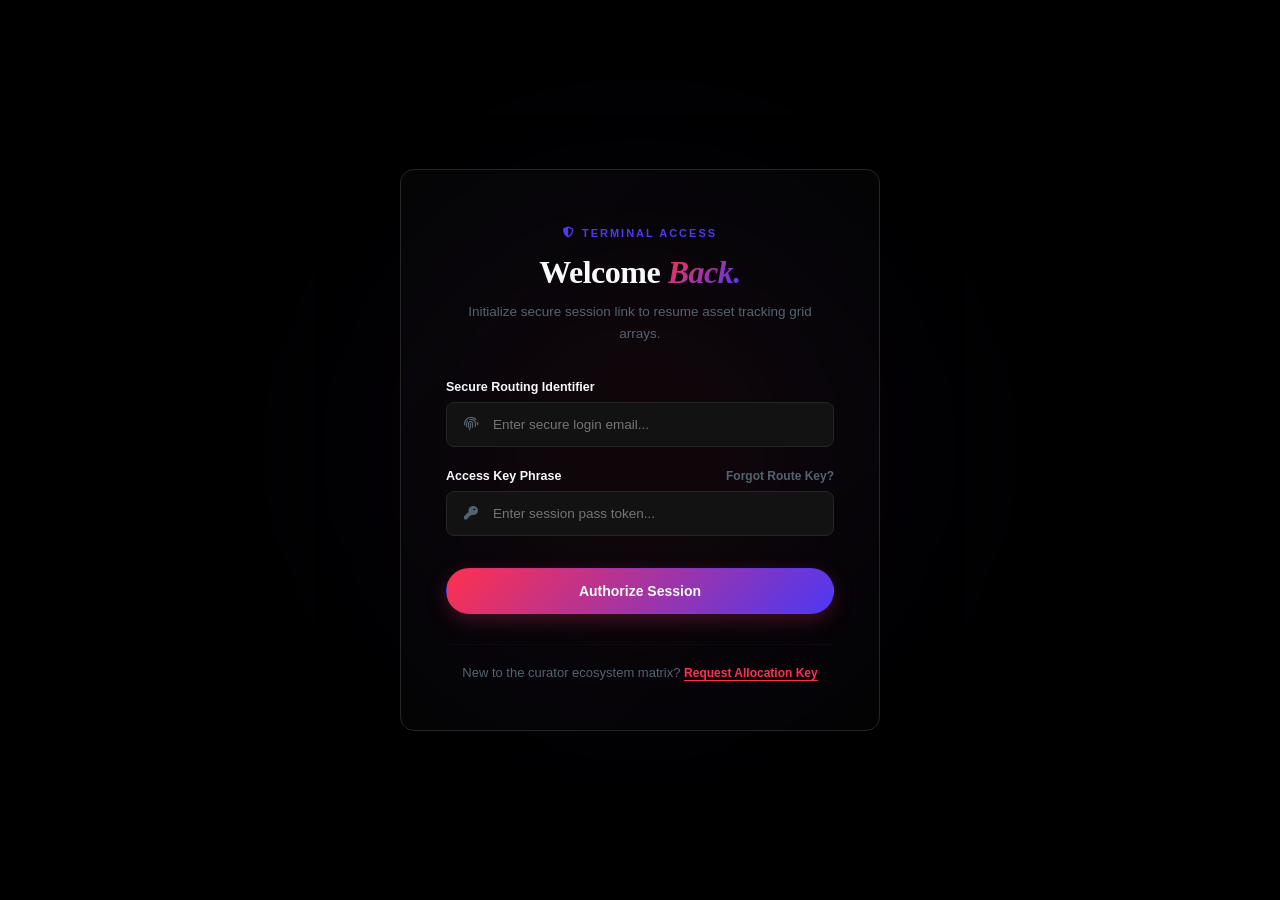
<file: home 2/log.html>
<!DOCTYPE html>
<html lang="en">
<head>
    <meta charset="UTF-8">
  <meta name="viewport" content="width=device-width, initial-scale=1.0">
  <title>Social Media</title>
  <link rel="icon" href="../assets/bg remove.webp">

  <link rel="stylesheet" href="style.css">
  <link rel="stylesheet" href="log.css">
  <link rel="stylesheet" href="./root.css">

  <link href="https://fonts.googleapis.com/icon?family=Material+Icons" rel="stylesheet">
  <link rel="stylesheet" href="https://cdnjs.cloudflare.com/ajax/libs/font-awesome/6.5.1/css/all.min.css">

  <link href="https://unpkg.com/aos@2.3.4/dist/aos.css" rel="stylesheet">
</head>
<body>


    <!-- ULTRA-PREMIUM UNIFIED AUTHENTICATION CONSOLE LAYER -->
<section class="auth-matrix-stage">
    <!-- Deep Atmospheric Backlighting Mesh Blur Flare -->
    <div class="auth-stage-ambient-glow"></div>

    <div class="auth-layout-wrapper">
        
        <!-- Interactive Multi-State Auth Focal Box Container -->
        <!-- States managed via classes: 'state-login' (Default), 'state-signup', 'state-forgot' -->
        <div class="auth-focal-card state-login" id="authCard" data-aos="zoom-in" data-aos-duration="1200">
            
            <!-- ==========================================
               SUB-MODULE 1: SECURE CANVAS LOGIN VIEW
               ========================================== -->
            <div class="auth-view-panel panel-login">
                <div class="auth-panel-header">
                    <span class="auth-micro-tag"><i class="fa-solid fa-shield-halved"></i> Terminal Access</span>
                    <h2>Welcome <span>Back.</span></h2>
                    <p>Initialize secure session link to resume asset tracking grid arrays.</p>
                </div>

                <form class="auth-form-engine" onsubmit="return handleAuthValidation(event)">
                    <div class="auth-input-group">
                        <label for="loginEmail">Secure Routing Identifier</label>
                        <div class="input-field-frame">
                            <i class="fa-solid fa-fingerprint field-inner-icon"></i>
                            <input type="email" id="loginEmail" placeholder="Enter secure login email..." required class="auth-field-input">
                        </div>
                    </div>

                    <div class="auth-input-group">
                        <div class="label-split-row">
                            <label for="loginPassword">Access Key Phrase</label>
                            <button type="button" class="auth-link-trigger" onclick="switchAuthState('state-forgot')">Forgot Route Key?</button>
                        </div>
                        <div class="input-field-frame">
                            <i class="fa-solid fa-key field-inner-icon"></i>
                            <input type="password" id="loginPassword" placeholder="Enter session pass token..." required class="auth-field-input">
                        </div>
                    </div>

                    <button type="submit" class="btn-social-base btn-app-primary auth-submit-btn">Authorize Session</button>
                </form>

                <div class="auth-panel-footer">
                    <p>New to the curator ecosystem matrix? <button class="auth-link-trigger highlight-trigger" onclick="switchAuthState('state-signup')">Request Allocation Key</button></p>
                </div>
            </div>

            <!-- ==========================================
               SUB-MODULE 2: CRYPTOGRAPHIC SIGNUP REGISTRATION VIEW
               ========================================== -->
            <div class="auth-view-panel panel-signup">
                <div class="auth-panel-header">
                    <span class="auth-micro-tag"><i class="fa-solid fa-circle-nodes"></i> Allocation Matrix</span>
                    <h2>Claim Your <span>Handle.</span></h2>
                    <p>Register terminal parameters to anchor your custom visual canvas node.</p>
                </div>

                <form class="auth-form-engine" onsubmit="return handleAuthValidation(event)">
                    <div class="auth-input-group">
                        <label for="signupHandle">Custom Core Handle</label>
                        <div class="input-field-frame">
                            <i class="fa-solid fa-at field-inner-icon"></i>
                            <input type="text" id="signupHandle" placeholder="e.g., alexander.design" required class="auth-field-input">
                        </div>
                    </div>

                    <div class="auth-input-group">
                        <label for="signupEmail">Secure Contact Identity</label>
                        <div class="input-field-frame">
                            <i class="fa-solid fa-envelope field-inner-icon"></i>
                            <input type="email" id="signupEmail" placeholder="Enter secure registration email..." required class="auth-field-input">
                        </div>
                    </div>

                    <div class="auth-input-group">
                        <label for="signupPassword">Generate Master Passphrase</label>
                        <div class="input-field-frame">
                            <i class="fa-solid fa-lock field-inner-icon"></i>
                            <input type="password" id="signupPassword" placeholder="Initialize master access token..." required class="auth-field-input">
                        </div>
                    </div>

                    <button type="submit" class="btn-social-base btn-app-primary auth-submit-btn">Initialize Allocation</button>
                </form>

                <div class="auth-panel-footer">
                    <p>Already secure in our workspace arrays? <button class="auth-link-trigger highlight-trigger" onclick="switchAuthState('state-login')">Resume Session Route</button></p>
                </div>
            </div>

            <!-- ==========================================
               SUB-MODULE 3: EPHEMERAL FORGOT PASSWORD RECOVERY VIEW
               ========================================== -->
            <div class="auth-view-panel panel-forgot">
                <div class="auth-panel-header">
                    <span class="auth-micro-tag"><i class="fa-solid fa-arrow-rotate-left"></i> Re-Key Protocol</span>
                    <h2>Rotate <span>Access.</span></h2>
                    <p>Inject your secure validation coordinate email token to rotate stale passphrases.</p>
                </div>

                <form class="auth-form-engine" onsubmit="return handleAuthValidation(event)">
                    <div class="auth-input-group">
                        <label for="forgotEmail">Registered Target Node Route</label>
                        <div class="input-field-frame">
                            <i class="fa-solid fa-paper-plane field-inner-icon"></i>
                            <input type="email" id="forgotEmail" placeholder="Enter verified session email..." required class="auth-field-input">
                        </div>
                    </div>

                    <button type="submit" class="btn-social-base btn-app-primary auth-submit-btn">Transmit Recovery Link</button>
                </form>

                <div class="auth-panel-footer">
                    <p>Recall your secure synchronization credentials? <button class="auth-link-trigger highlight-trigger" onclick="switchAuthState('state-login')">Abort & Login</button></p>
                </div>
            </div>

        </div>
    </div>
</section>





    <script src="script.js"></script>

  <script src="https://unpkg.com/aos@2.3.4/dist/aos.js"></script>

  <script>
    AOS.init({
      duration: 900,
      easing: 'ease-in-out',
      once: true,
    });

    // data-aos="fade-up"
    // fade-up, fade-down, fade-left, fade-right, zoom-in,	slide-up, flip-left	

  </script>

  <script>

/**
 * Active Authentication Form Panel Interface State Controller
 * Updates container classes dynamically to activate hidden layout view frames.
 * @param {string} targetState - Expected inputs: 'state-login', 'state-signup', 'state-forgot'
 */
function switchAuthState(targetState) {
    const cardContainer = document.getElementById('authCard');
    if (!cardContainer) return;

    // Flush current state declarations vectors fields bounds safely
    cardContainer.classList.remove('state-login', 'state-signup', 'state-forgot');

    // Inject next requested matrix parameters
    cardContainer.classList.add(targetState);
}

/**
 * Unified Session Validation Interceptor 
 * Executes browser intercept, confirms validation success loops, and pushes user to error.html
 * @param {Event} event - Native browser event sequence parameter block hook
 */
function handleAuthValidation(event) {
    event.preventDefault(); // Prevents standard browser reload loops

    // Trigger hardware validation simulation success logs routines here
    // Forward directly onto your existing fallback workspace mesh landing harbor
    window.location.href = "./error.html";
    
    return false;
}

  </script>

    
</body>
</html>
</file>
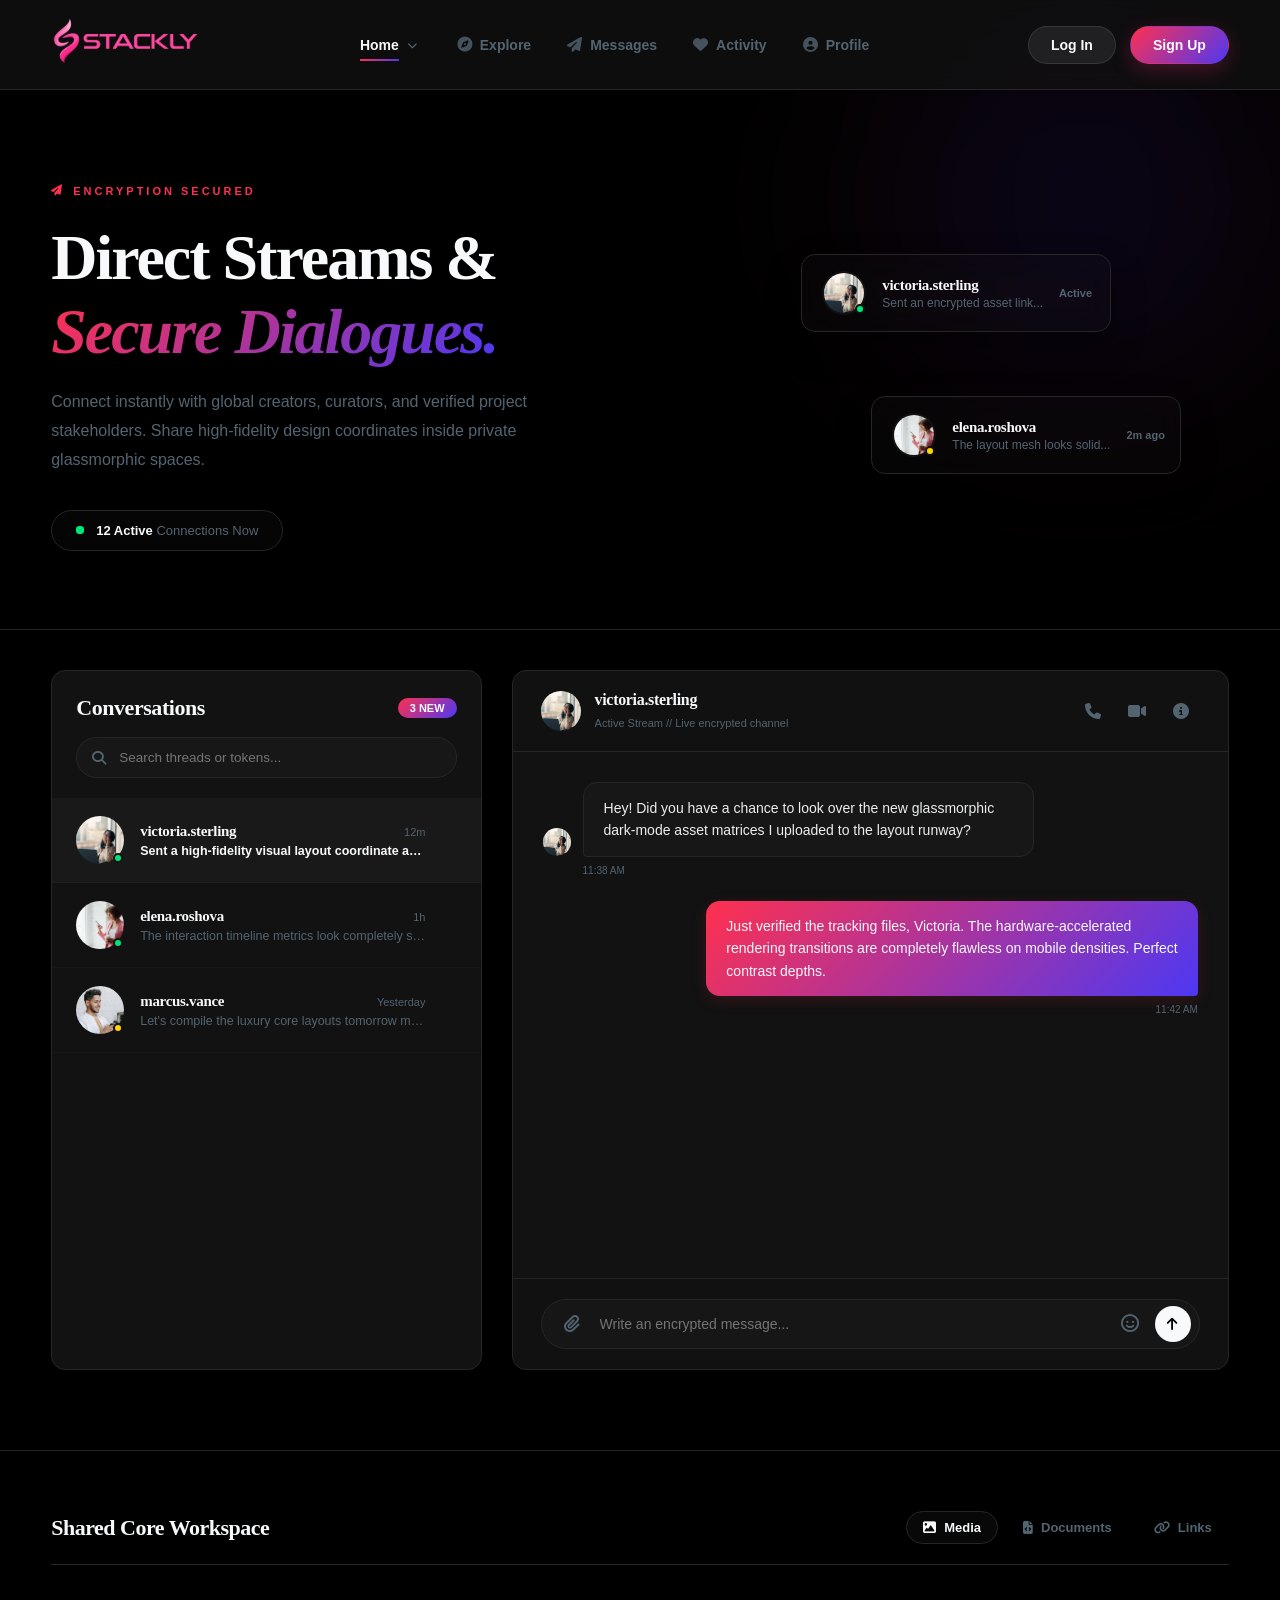
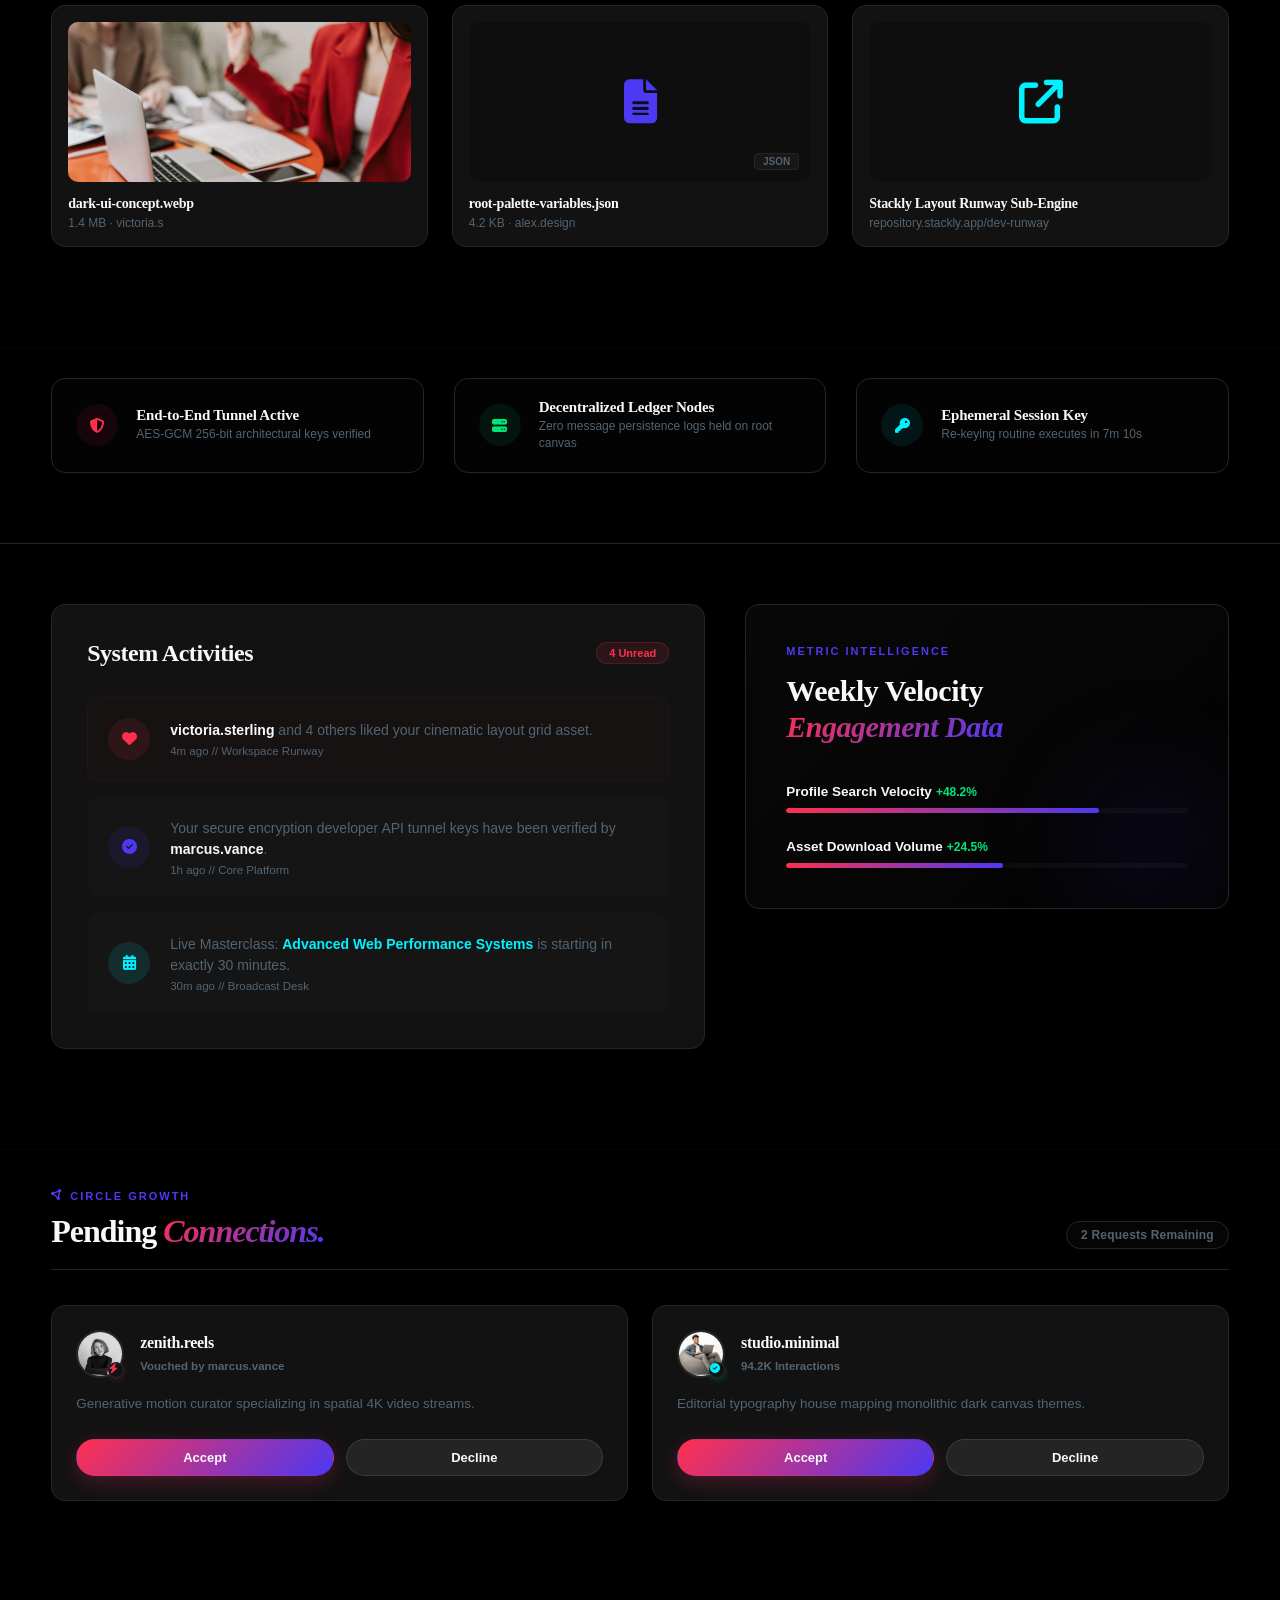
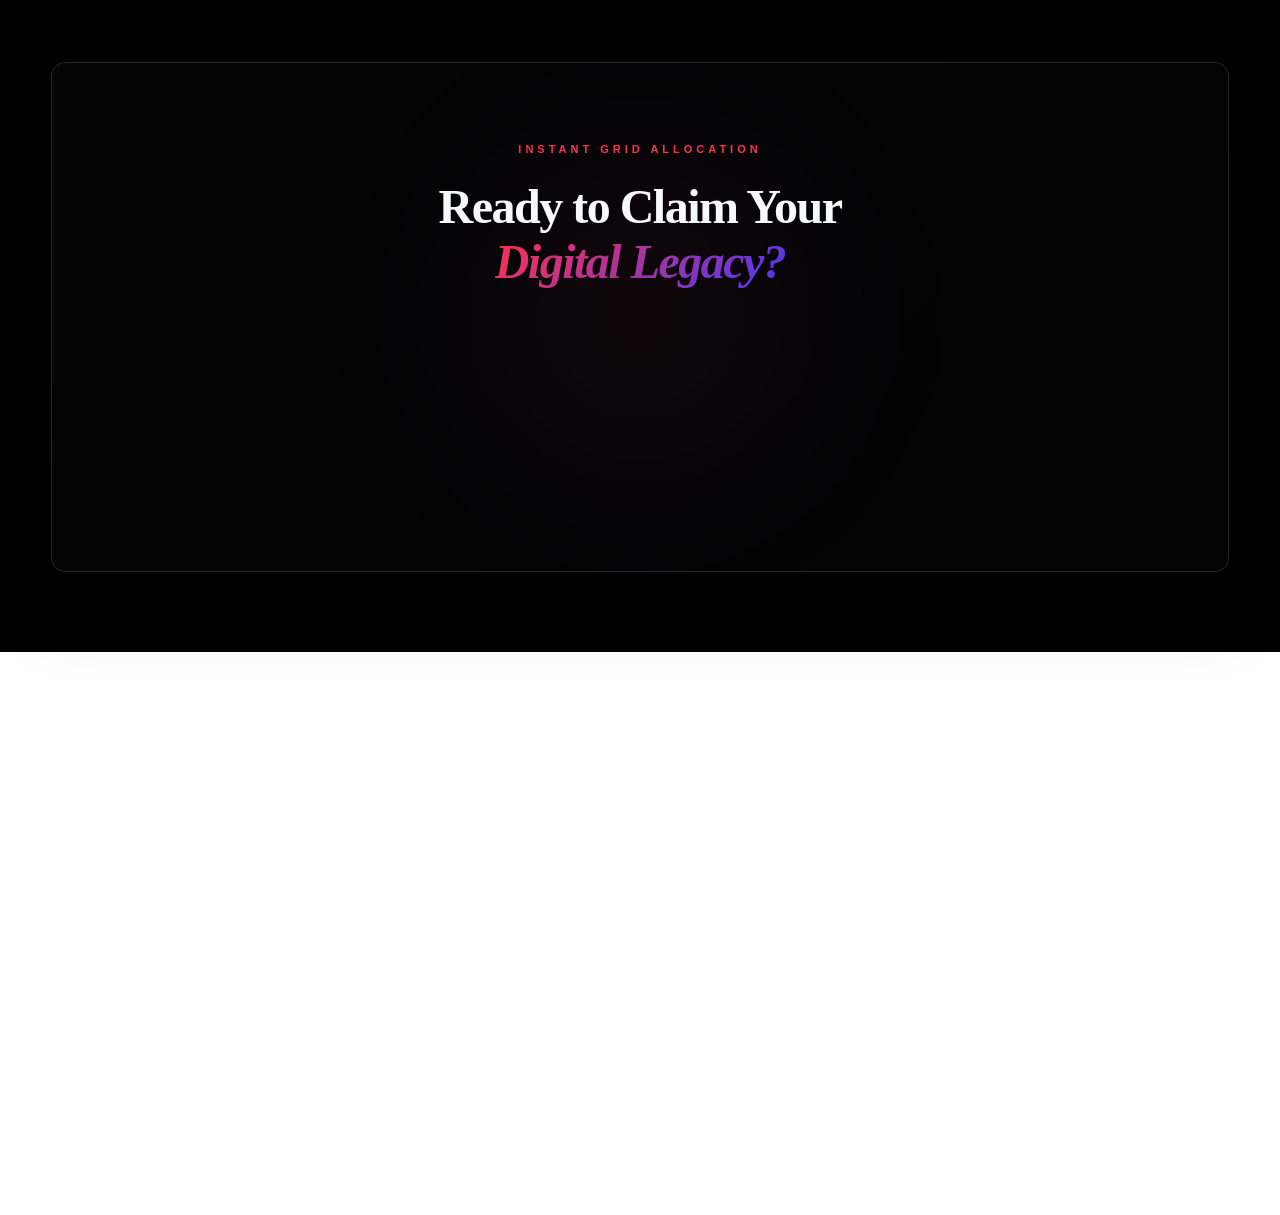
<file: home 2/message.html>
<!DOCTYPE html>
<html lang="en">
<head>
    <meta charset="UTF-8">
  <meta name="viewport" content="width=device-width, initial-scale=1.0">
  <title>Social Media</title>
  <link rel="icon" href="../assets/bg remove.webp">

  <link rel="stylesheet" href="style.css">
  <link rel="stylesheet" href="message.css">
  <link rel="stylesheet" href="./root.css">

  <link href="https://fonts.googleapis.com/icon?family=Material+Icons" rel="stylesheet">
  <link rel="stylesheet" href="https://cdnjs.cloudflare.com/ajax/libs/font-awesome/6.5.1/css/all.min.css">

  <link href="https://unpkg.com/aos@2.3.4/dist/aos.css" rel="stylesheet">
</head>
<body>
    
    
<header class="app-premium-header">
  <div class="header-glass-backdrop">
    <div class="header-layout-wrapper">
        
      <div class="app-logo-node">
        <a href="index.html" class="app-logo-title">
          <img src="../assets/pink.webp" alt="logo" width="150px" height="50px">
        </a>
      </div>

      <nav class="app-navigation-deck">
        
        <div class="app-nav-dropdown-wrapper" id="homeDropdownWrapper">
          <a href="index.html" class="app-nav-link active-link-token" id="homeMainLink">
            Home
          </a>
          <span class="dropdown-trigger-icon" id="dropdownAnchor">
            <i class="fa-solid fa-chevron-down dropdown-arrow-indicator"></i>
          </span>
          
          <div class="app-nav-dropdown-panel">
            <ul class="dropdown-text-stack">
              <li><a href="../index.html" class="dropdown-leaf-link">Home Style 1</a></li>
            </ul>
          </div>
        </div>

        <a href="explore.html" class="app-nav-link"><i class="fa-solid fa-compass"></i> Explore</a>
        <a href="message.html" class="app-nav-link"><i class="fa-solid fa-paper-plane"></i> Messages</a>
        <a href="activity.html" class="app-nav-link"><i class="fa-solid fa-heart"></i> Activity</a>
        <a href="profile.html" class="app-nav-link"><i class="fa-solid fa-circle-user"></i> Profile</a>

        <a href="log.html" class="btn-social-base btn-app-secondary mobile-only-auth">Log In</a>
        <a href="log.html" class="btn-social-base btn-app-primary mobile-only-auth">Sign Up</a>
      </nav>

      <div class="app-action-desk">
        <a href="log.html" class="btn-social-base btn-app-secondary desktop-only-auth">Log In</a>
        <a href="log.html" class="btn-social-base btn-app-primary desktop-only-auth">Sign Up</a>
        
        <button class="mobile-menu-hamburger" id="mobileHamburger" aria-label="Toggle App Navigation Menu">
          <span class="burger-bar-line"></span>
          <span class="burger-bar-line"></span>
          <span class="burger-bar-line"></span>
        </button>
      </div>

    </div>
  </div>
</header>








<section class="messaging-premium-hero">
    <div class="messaging-hero-ambient-mesh"></div>

    <div class="messaging-hero-wrapper">
        
        <div class="messaging-hero-narrative" data-aos="fade-right" data-aos-duration="1200">
            <span class="messaging-hero-tag"><i class="fa-solid fa-paper-plane"></i> Encryption Secured</span>
            <h1 class="messaging-hero-title">Direct Streams & <br><span>Secure Dialogues.</span></h1>
            <p class="messaging-hero-description">
                Connect instantly with global creators, curators, and verified project stakeholders. Share high-fidelity design coordinates inside private glassmorphic spaces.
            </p>
            
            <div class="messaging-live-status-strip">
                <div class="status-count-node">
                    <span class="status-indicator-beacon active-online-pulse"></span>
                    <p><strong>12 Active</strong> Connections Now</p>
                </div>
            </div>
        </div>

        <div class="messaging-hero-visuals" data-aos="fade-left" data-aos-delay="200" data-aos-duration="1200">
            <div class="conversational-clusters-container">
                
                <div class="glass-chat-identity-card chat-card-one">
                    <div class="chat-avatar-wrapper">
                        <img src="../assets/w8.webp" alt="Victoria Sterling Profile" class="chat-micro-avatar">
                        <div class="online-indicator-node"></div>
                    </div>
                    <div class="chat-card-metadata">
                        <h3>victoria.sterling</h3>
                        <p>Sent an encrypted asset link...</p>
                    </div>
                    <span class="chat-time-tracker">Active</span>
                </div>

                <div class="glass-chat-identity-card chat-card-two">
                    <div class="chat-avatar-wrapper">
                        <img src="../assets/w2.webp" alt="Elena Roshova Profile" class="chat-micro-avatar">
                        <div class="online-indicator-node idle-amber-state"></div>
                    </div>
                    <div class="chat-card-metadata">
                        <h3>elena.roshova</h3>
                        <p>The layout mesh looks solid...</p>
                    </div>
                    <span class="chat-time-tracker">2m ago</span>
                </div>

            </div>
        </div>

    </div>
</section>









<!-- ULTRA-PREMIUM CONVERSATION WORKSPACE MATRIX -->
<section class="messaging-workspace-canvas">
    <div class="workspace-layout-track">

        <!-- Left Column Block: Active Inbox Directory Feed Panel -->
        <div class="inbox-directory-panel" data-aos="fade-right" data-aos-duration="1000">
            <div class="inbox-panel-header">
                <h3>Conversations</h3>
                <span class="active-rooms-badge">3 New</span>
            </div>
            
            <div class="inbox-search-row">
                <i class="fa-solid fa-magnifying-glass search-micro-vector"></i>
                <input type="text" placeholder="Search threads or tokens..." class="inbox-search-field">
            </div>

            <div class="directory-stream-list">
                <!-- Thread Node 1 (Active/Selected State) -->
                <div class="thread-row-node active-selected-thread">
                    <div class="thread-avatar-wrap">
                        <img src="../assets/w8.webp" alt="Victoria Sterling Profile" class="thread-avatar">
                        <span class="thread-status-dot online-pulse-green"></span>
                    </div>
                    <div class="thread-meta-stack">
                        <div class="thread-title-row">
                            <h4>victoria.sterling</h4>
                            <span class="thread-time">12m</span>
                        </div>
                        <p class="thread-preview-text unread-emphasis">Sent a high-fidelity visual layout coordinate asset...</p>
                    </div>
                </div>

                <!-- Thread Node 2 -->
                <div class="thread-row-node">
                    <div class="thread-avatar-wrap">
                        <img src="../assets/w2.webp" alt="Elena Roshova Profile" class="thread-avatar">
                        <span class="thread-status-dot online-pulse-green"></span>
                    </div>
                    <div class="thread-meta-stack">
                        <div class="thread-title-row">
                            <h4>elena.roshova</h4>
                            <span class="thread-time">1h</span>
                        </div>
                        <p class="thread-preview-text">The interaction timeline metrics look completely solid.</p>
                    </div>
                </div>

                <!-- Thread Node 3 -->
                <div class="thread-row-node">
                    <div class="thread-avatar-wrap">
                        <img src="../assets/m3.webp" alt="Marcus Vance Profile" class="thread-avatar">
                        <span class="thread-status-dot idle-pulse-amber"></span>
                    </div>
                    <div class="thread-meta-stack">
                        <div class="thread-title-row">
                            <h4>marcus.vance</h4>
                            <span class="thread-time">Yesterday</span>
                        </div>
                        <p class="thread-preview-text">Let's compile the luxury core layouts tomorrow morning.</p>
                    </div>
                </div>
            </div>
        </div>

        <!-- Right Column Block: Active Chat Viewport Hub -->
        <div class="chat-viewport-panel" data-aos="fade-left" data-aos-duration="1000">
            
            <!-- Chat Active User Title Row -->
            <div class="chat-viewport-header">
                <div class="header-user-badge">
                    <img src="../assets/w8.webp" alt="Victoria Sterling Profile" class="viewport-avatar-micro">
                    <div class="viewport-user-meta">
                        <h4>victoria.sterling</h4>
                        <span>Active Stream // Live encrypted channel</span>
                    </div>
                </div>
                <div class="viewport-utility-actions">
                    <button class="viewport-action-trigger" onclick="window.location.href='error.html'" aria-label="Start Call"><i class="fa-solid fa-phone"></i></button>
                    <button class="viewport-action-trigger" onclick="window.location.href='error.html'" aria-label="Start Video"><i class="fa-solid fa-video"></i></button>
                    <button class="viewport-action-trigger" onclick="window.location.href='error.html'" aria-label="Thread Info"><i class="fa-solid fa-circle-info"></i></button>
                </div>
            </div>

            <!-- Core Scrollable Conversation Messages Stream -->
            <div class="conversation-bubble-track">
                
                <!-- Received Message Bubble Block -->
                <div class="message-bubble-row bubble-received-state">
                    <img src="../assets/w8.webp" alt="Victoria Sterling" class="bubble-avatar-nano">
                    <div class="message-content-wrapper">
                        <div class="text-bubble-block">
                            <p>Hey! Did you have a chance to look over the new glassmorphic dark-mode asset matrices I uploaded to the layout runway?</p>
                        </div>
                        <span class="bubble-timestamp">11:38 AM</span>
                    </div>
                </div>

                <!-- Sent Message Bubble Block -->
                <div class="message-bubble-row bubble-sent-state">
                    <div class="message-content-wrapper">
                        <div class="text-bubble-block">
                            <p>Just verified the tracking files, Victoria. The hardware-accelerated rendering transitions are completely flawless on mobile densities. Perfect contrast depths.</p>
                        </div>
                        <span class="bubble-timestamp">11:42 AM</span>
                    </div>
                </div>

            </div>

            <!-- Interactive Message Composition Toolbar Desk Baseline -->
            <div class="chat-composition-footer-bar">
                <form class="input-compose-wrapper" action="error.html" method="GET">
                    <button class="compose-action-btn" aria-label="Attach File"><i class="fa-solid fa-paperclip"></i></button>
                    <input type="text" placeholder="Write an encrypted message..." class="compose-main-field-input" required>
                    <button class="compose-action-btn" aria-label="Insert Emoji"><i class="fa-regular fa-face-smile"></i></button>
                    <button class="compose-submit-trigger" aria-label="Send Message"><i class="fa-solid fa-arrow-up"></i></button>
                </form>
            </div>

        </div>

    </div>
</section>









 <!-- <section class="chat-active-viewport-canopy">
    
     <div class="chat-view-header-strip">
        <div class="header-left-back-dock">
             <button onclick="window.location.href='error.html'" class="chat-mobile-back-trigger" aria-label="Return to Inbox List">
                <i class="fa-solid fa-chevron-left"></i>
            </button>
            <div class="active-identity-profile">
                <div class="avatar-status-frame">
                    <img src="../assets/w8.webp" alt="Victoria Sterling Portrait" class="active-chat-avatar">
                    <span class="active-status-beacon-dot online-pulse-core"></span>
                </div>
                <div class="active-name-stack">
                    <h4>victoria.sterling</h4>
                    <span>Active 4K Stream // Encrypted</span>
                </div>
            </div>
        </div>
        
        <div class="header-right-utilities">
            <button class="chat-utility-action-btn" onclick="window.location.href='error.html'" aria-label="Voice Call"><i class="fa-solid fa-phone"></i></button>
            <button class="chat-utility-action-btn" onclick="window.location.href='error.html'" aria-label="Video Call"><i class="fa-solid fa-video"></i></button>
            <button class="chat-utility-action-btn" onclick="window.location.href='error.html'" aria-label="Chat Settings"><i class="fa-solid fa-ellipsis-vertical"></i></button>
        </div>
    </div>

     <form class="chat-bubbles-scroll-track">
        
         <div class="chat-timeline-divider-tag">
            <span>Today // June 15, 2026</span>
        </div>

         <div class="chat-bubble-packet bubble-direction-received" data-aos="fade-up" data-aos-duration="600">
            <div class="packet-content-shield">
                <p>I just updated the prototype design specifications root files on the main repository canvas. Can you check how the responsive glassmorphism layer renders over the 768px tracks?</p>
                <span class="packet-timestamp-label">11:46 AM</span>
            </div>
        </div>

         <div class="chat-bubble-packet bubble-direction-sent" data-aos="fade-up" data-aos-duration="600" data-aos-delay="50">
            <div class="packet-content-shield">
                <p>Reviewing now. The hardware-accelerated animations run seamlessly at 120Hz. The black and pink aesthetics pop beautifully against the dark canvas layer!</p>
                <span class="packet-timestamp-label">11:49 AM</span>
            </div>
        </div>

    

    </form>

     <form class="chat-input-composition-deck" action="error.html" method="GET">
        <div class="composition-inner-capsule">
            <button class="composition-utility-btn" aria-label="Add Media Asset"><i class="fa-solid fa-plus"></i></button>
            <div class="composition-input-field-shield">
                <input type="text" placeholder="Type encrypted message..." class="composition-main-input-box" required>
                <button class="composition-emoji-trigger" aria-label="Insert Emoji"><i class="fa-regular fa-face-smile"></i></button>
            </div>
            <button class="composition-send-trigger-btn" aria-label="Transmit Message"><i class="fa-solid fa-arrow-up"></i></button>
        </div>
    </form>

</section> -->









<!-- ULTRA-PREMIUM CONVERSATION ASSET TRACING TRAY -->
<section class="chat-asset-library-stage">
    <div class="asset-library-wrapper">

        <!-- Tab Filtering Controls Header -->
        <div class="asset-library-header" data-aos="fade-up" data-aos-duration="1000">
            <h3 class="asset-panel-title">Shared Core Workspace</h3>
            <div class="asset-tab-triggers">
                <button class="asset-tab-btn active-asset-tab" onclick="window.location.href='error.html'"><i class="fa-solid fa-image"></i> Media</button>
                <button class="asset-tab-btn" onclick="window.location.href='error.html'"><i class="fa-solid fa-file-code"></i> Documents</button>
                <button class="asset-tab-btn" onclick="window.location.href='error.html'"><i class="fa-solid fa-link"></i> Links</button>
            </div>
        </div>

        <!-- Shared Content Dashboard Runway Grid -->
        <div class="asset-grid-runway">

            <!-- Asset Node 1: High-Fidelity Design Thumbnail -->
            <div class="asset-item-card media-type-node" data-aos="zoom-in" data-aos-duration="800">
                <div class="asset-preview-frame">
                    <img src="../assets/post 1.webp" alt="Shared Layout Asset File" class="asset-thumbnail-img">
                    <div class="asset-hover-mask">
                        <a href="../assets/w8.webp" download class="asset-action-link"><i class="fa-solid fa-arrow-down-to-line"></i></a>
                    </div>
                </div>
                <div class="asset-metadata-footer">
                    <h4>dark-ui-concept.webp</h4>
                    <span>1.4 MB · victoria.s</span>
                </div>
            </div>

            <!-- Asset Node 2: Document / Source File Entry -->
            <div class="asset-item-card document-type-node" data-aos="zoom-in" data-aos-duration="800" data-aos-delay="100">
                <div class="asset-preview-frame document-preview-fallback">
                    <div class="document-icon-shield"><i class="fa-solid fa-file-lines"></i></div>
                    <span class="document-extension-badge">JSON</span>
                </div>
                <div class="asset-metadata-footer">
                    <h4>root-palette-variables.json</h4>
                    <span>4.2 KB · alex.design</span>
                </div>
            </div>

            <!-- Asset Node 3: Interactive Shared Link Summary -->
            <div class="asset-item-card link-type-node" data-aos="zoom-in" data-aos-duration="800" data-aos-delay="200">
                <div class="asset-preview-frame link-preview-fallback">
                    <div class="link-icon-shield"><i class="fa-solid fa-arrow-up-right-from-square"></i></div>
                </div>
                <div class="asset-metadata-footer">
                    <h4>Stackly Layout Runway Sub-Engine</h4>
                    <span class="link-url-text">repository.stackly.app/dev-runway</span>
                </div>
            </div>

        </div>

    </div>
</section>










<!-- ULTRA-PREMIUM SECURITY CORE COMPLIANCE FOOTER STRIP -->
<section class="chat-security-compliance-stage" data-aos="fade-up" data-aos-duration="1000">
    <div class="compliance-layout-wrapper">
        
        <!-- Metric Compliance Hub 1 -->
        <div class="compliance-node">
            <div class="compliance-icon-wrap"><i class="fa-solid fa-shield-halved"></i></div>
            <div class="compliance-data-stack">
                <h4>End-to-End Tunnel Active</h4>
                <span>AES-GCM 256-bit architectural keys verified</span>
            </div>
        </div>

        <!-- Metric Compliance Hub 2 -->
        <div class="compliance-node">
            <div class="compliance-icon-wrap core-green-modifier"><i class="fa-solid fa-server"></i></div>
            <div class="compliance-data-stack">
                <h4>Decentralized Ledger Nodes</h4>
                <span>Zero message persistence logs held on root canvas</span>
            </div>
        </div>

        <!-- Metric Compliance Hub 3 -->
        <div class="compliance-node">
            <div class="compliance-icon-wrap core-cyan-modifier"><i class="fa-solid fa-key"></i></div>
            <div class="compliance-data-stack">
                <h4>Ephemeral Session Key</h4>
                <span>Re-keying routine executes in 7m 10s</span>
            </div>
        </div>

    </div>
</section>










<!-- ULTRA-PREMIUM ACTIVITY FEED & INTERACTION CANVAS -->
<section class="activity-workspace-stage">
    <div class="activity-layout-wrapper">

        <!-- Left Column: High-Status Live Notifications Log -->
        <div class="activity-log-deck" data-aos="fade-right" data-aos-duration="1000">
            <div class="activity-deck-header">
                <h3>System Activities</h3>
                <span class="activity-counter-pill">4 Unread</span>
            </div>

            <div class="activity-stream-track">
                <!-- Activity Item 1 (Interaction Spike State) -->
                <div class="activity-row-card unread-activity-card">
                    <div class="activity-vector-badge vector-vibrant"><i class="fa-solid fa-heart"></i></div>
                    <div class="activity-details-stack">
                        <p><strong>victoria.sterling</strong> and 4 others liked your cinematic layout grid asset.</p>
                        <span class="activity-time-stamp">4m ago // Workspace Runway</span>
                    </div>
                </div>

                <!-- Activity Item 2 (Verified Circle Connection) -->
                <div class="activity-row-card">
                    <div class="activity-vector-badge vector-royal"><i class="fa-solid fa-circle-check"></i></div>
                    <div class="activity-details-stack">
                        <p>Your secure encryption developer API tunnel keys have been verified by <strong>marcus.vance</strong>.</p>
                        <span class="activity-time-stamp">1h ago // Core Platform</span>
                    </div>
                </div>

                <!-- Activity Item 3 (Live Event Reminder) -->
                <div class="activity-row-card">
                    <div class="activity-vector-badge vector-cyan"><i class="fa-solid fa-calendar-days"></i></div>
                    <div class="activity-details-stack">
                        <p>Live Masterclass: <em>Advanced Web Performance Systems</em> is starting in exactly 30 minutes.</p>
                        <span class="activity-time-stamp">30m ago // Broadcast Desk</span>
                    </div>
                </div>
            </div>
        </div>

        <!-- Right Column: Micro Analytics Progress Gauges -->
        <div class="activity-analytics-deck" data-aos="fade-left" data-aos-duration="1000" data-aos-delay="200">
            <div class="analytics-card-glow"></div>
            <div class="analytics-inner-wrapper">
                <span class="analytics-micro-tag">Metric Intelligence</span>
                <h3>Weekly Velocity <br><span>Engagement Data</span></h3>
                
                <div class="metric-progress-stack">
                    <!-- Progress Node 1 -->
                    <div class="metric-progress-node">
                        <div class="progress-meta-row">
                            <span class="progress-title-text">Profile Search Velocity</span>
                            <span class="progress-value-text">+48.2%</span>
                        </div>
                        <div class="progress-track-line">
                            <div class="progress-fill-node" style="width: 78%;"></div>
                        </div>
                    </div>

                    <!-- Progress Node 2 -->
                    <div class="metric-progress-node">
                        <div class="progress-meta-row">
                            <span class="progress-title-text">Asset Download Volume</span>
                            <span class="progress-value-text">+24.5%</span>
                        </div>
                        <div class="progress-track-line">
                            <div class="progress-fill-node" style="width: 54%;"></div>
                        </div>
                    </div>
                </div>
            </div>
        </div>

    </div>
</section>









<!-- ULTRA-PREMIUM NETWORKING DRAWER (PLACEMENT: DIRECTLY ABOVE FOOTER) -->
<section class="activity-networking-drawer">
    <div class="network-layout-wrapper">
        
        <!-- Module Subsection Header Deck -->
        <div class="network-drawer-header" data-aos="fade-up" data-aos-duration="1000">
            <div class="network-header-left">
                <span class="network-micro-pill"><i class="fa-solid fa-circle-nodes"></i> Circle Growth</span>
                <h3>Pending <span>Connections.</span></h3>
            </div>
            <span class="network-volume-badge">2 Requests Remaining</span>
        </div>

        <!-- Connection Cards Grid Track -->
        <div class="network-cards-grid">
            
            <!-- Request Card 1 -->
            <div class="network-user-card" data-aos="fade-up" data-aos-duration="1000" data-aos-delay="100">
                <div class="network-user-identity">
                    <div class="network-avatar-frame">
                        <img src="../assets/w10.webp" alt="Zenith Reels Profile" class="network-avatar-img">
                        <i class="fa-solid fa-bolt network-verified-tag"></i>
                    </div>
                    <div class="network-user-meta">
                        <h4>zenith.reels</h4>
                        <span>Vouched by marcus.vance</span>
                    </div>
                </div>
                <p class="network-user-bio">Generative motion curator specializing in spatial 4K video streams.</p>
                <div class="network-action-buttons">
                    <button class="btn-social-base btn-app-primary micro-network-btn" onclick="window.location.href='error.html'">Accept</button>
                    <button class="btn-social-base btn-app-secondary micro-network-btn" onclick="window.location.href='error.html'">Decline</button>
                </div>
            </div>

            <!-- Request Card 2 -->
            <div class="network-user-card" data-aos="fade-up" data-aos-duration="1000" data-aos-delay="200">
                <div class="network-user-identity">
                    <div class="network-avatar-frame">
                        <img src="../assets/m6.webp" alt="Studio Minimal Profile" class="network-avatar-img">
                        <i class="fa-solid fa-circle-check network-verified-tag cyan-tag-modifier"></i>
                    </div>
                    <div class="network-user-meta">
                        <h4>studio.minimal</h4>
                        <span>94.2K Interactions</span>
                    </div>
                </div>
                <p class="network-user-bio">Editorial typography house mapping monolithic dark canvas themes.</p>
                <div class="network-action-buttons">
                    <button class="btn-social-base btn-app-primary micro-network-btn" onclick="window.location.href='error.html'">Accept</button>
                    <button class="btn-social-base btn-app-secondary micro-network-btn" onclick="window.location.href='error.html'">Decline</button>
                </div>
            </div>

        </div>

    </div>
</section>








<!-- ULTRA-PREMIUM FINAL CONVERSION ARENA (PLACEMENT: DIRECTLY ABOVE ROOT FOOTER) -->
<section class="app-conversion-arena">
    <div class="conversion-layout-wrapper">
        
        <!-- High-Gloss Immersive Focal Card Panel -->
        <div class="conversion-focal-card" data-aos="zoom-in" data-aos-duration="1200">
            <!-- Animated Background Lighting Depth Flare -->
            <div class="conversion-card-glow-mesh"></div>

            <div class="conversion-content-stack">
                <span class="conversion-micro-tag" data-aos="fade-up" data-aos-duration="1000" data-aos-delay="200">Instant Grid Allocation</span>
                <h2 data-aos="fade-up" data-aos-duration="1000" data-aos-delay="300">Ready to Claim Your <br><span>Digital Legacy?</span></h2>
                <div class="conversion-line-separator" data-aos="fade-up" data-aos-duration="1000" data-aos-delay="400"></div>
                <p data-aos="fade-up" data-aos-duration="1000" data-aos-delay="500">
                    Secure your custom handle, initialize private encrypted communication tunnels, and showcase your design assets on the global curator grid today.
                </p>

                <!-- Dual Action Trigger Buttons Deck -->
                <div class="conversion-action-deck" data-aos="fade-up" data-aos-duration="1000" data-aos-delay="600">
                    <a href="error.html" class="btn-social-base btn-app-primary conversion-primary-btn">Initialize Free Account</a>
                    <a href="error.html" class="btn-social-base btn-app-secondary conversion-secondary-btn">Explore Premium Tiers</a>
                </div>
            </div>
        </div>

    </div>
</section>







<!-- ULTRA-PREMIUM GLASSMORPHIC PLATFORM FOOTER DECK -->
<footer class="app-premium-footer" data-aos="fade-up" data-aos-duration="1200" data-aos-once="true">
    <div class="footer-layout-wrapper">
        
        <!-- Brand Narrative & Social Vectors Block Column -->
        <div class="footer-brand-column">
            <a href="index.html" class="app-logo-title footer-logo-override">
                <img src="../assets/pink.webp" alt="logo" width="150px" height="50px">
            </a>
            <p class="footer-brand-summary">
                The elite digital canvas for visionaries, creators, and curators. Architecting high-fidelity social frameworks for tomorrow's visual legacy.
            </p>
            <div class="footer-social-vectors-row">
                <a href="error.html" class="social-vector-link" aria-label="Follow Stackly on Instagram"><i class="fa-brands fa-instagram"></i></a>
                <a href="error.html" class="social-vector-link" aria-label="Follow Stackly on X (Twitter)"><i class="fa-brands fa-x-twitter"></i></a>
                <a href="error.html" class="social-vector-link" aria-label="Follow Stackly on Threads"><i class="fa-brands fa-threads"></i></a>
                <a href="error.html" class="social-vector-link" aria-label="Follow Stackly on YouTube"><i class="fa-brands fa-youtube"></i></a>
            </div>
        </div>

        <!-- Links Directory Track Column 1 -->
        <div class="footer-links-column">
            <h4 class="footer-group-title">Quick Links</h4>
            <ul class="footer-links-list">
                <li><a href="index.html">Home</a></li>
                <li><a href="explore.html">Explore</a></li>
                <li><a href="message.html">Message</a></li>
                <li><a href="activity.html">Activity</a></li>
                <li><a href="profile.html">Profile</a></li>
                <li><a href="log.html">Log In</a></li>
            </ul>
        </div>

        <!-- Links Directory Track Column 2 -->
        <div class="footer-links-column">
            <h4 class="footer-group-title">Resources</h4>
            <ul class="footer-links-list">
                <li><a href="error.html">Creator Studio</a></li>
                <li><a href="error.html">Developer API</a></li>
                <li><a href="error.html">Brand Assets</a></li>
                <li><a href="error.html">System Status</a></li>
            </ul>
        </div>

        <!-- Links Directory Track Column 3 -->
        <div class="footer-links-column">
            <h4 class="footer-group-title">Corporate</h4>
            <ul class="footer-links-list">
                <li><a href="error.html">Our Vision</a></li>
                <li><a href="error.html">Security Core</a></li>
                <li><a href="error.html">Terms & Privacy</a></li>
                <li><a href="error.html">Contact Desk</a></li>
            </ul>
        </div>

    </div>

    <!-- Symmetrical Hairline Copyright Baseline Bar -->
    <div class="footer-baseline-bar">
        <div class="baseline-layout-wrapper">
            <span class="copyright-legal-text">&copy; 2026 Stackly Technologies Inc. All rights reserved.</span>
            <div class="baseline-utility-row">
                <button class="footer-utility-trigger"><i class="fa-solid fa-globe"></i> English (US)</button>
                <button class="footer-utility-trigger"><i class="fa-solid fa-circle-half-stroke"></i> Dark Base</button>
            </div>
        </div>
    </div>
</footer>




    <script src="script.js"></script>

  <script src="https://unpkg.com/aos@2.3.4/dist/aos.js"></script>

  <script>
    AOS.init({
      duration: 900,
      easing: 'ease-in-out',
      once: true,
    });

    // data-aos="fade-up"
    // fade-up, fade-down, fade-left, fade-right, zoom-in,	slide-up, flip-left	

  </script>


</body>
</html>
</file>
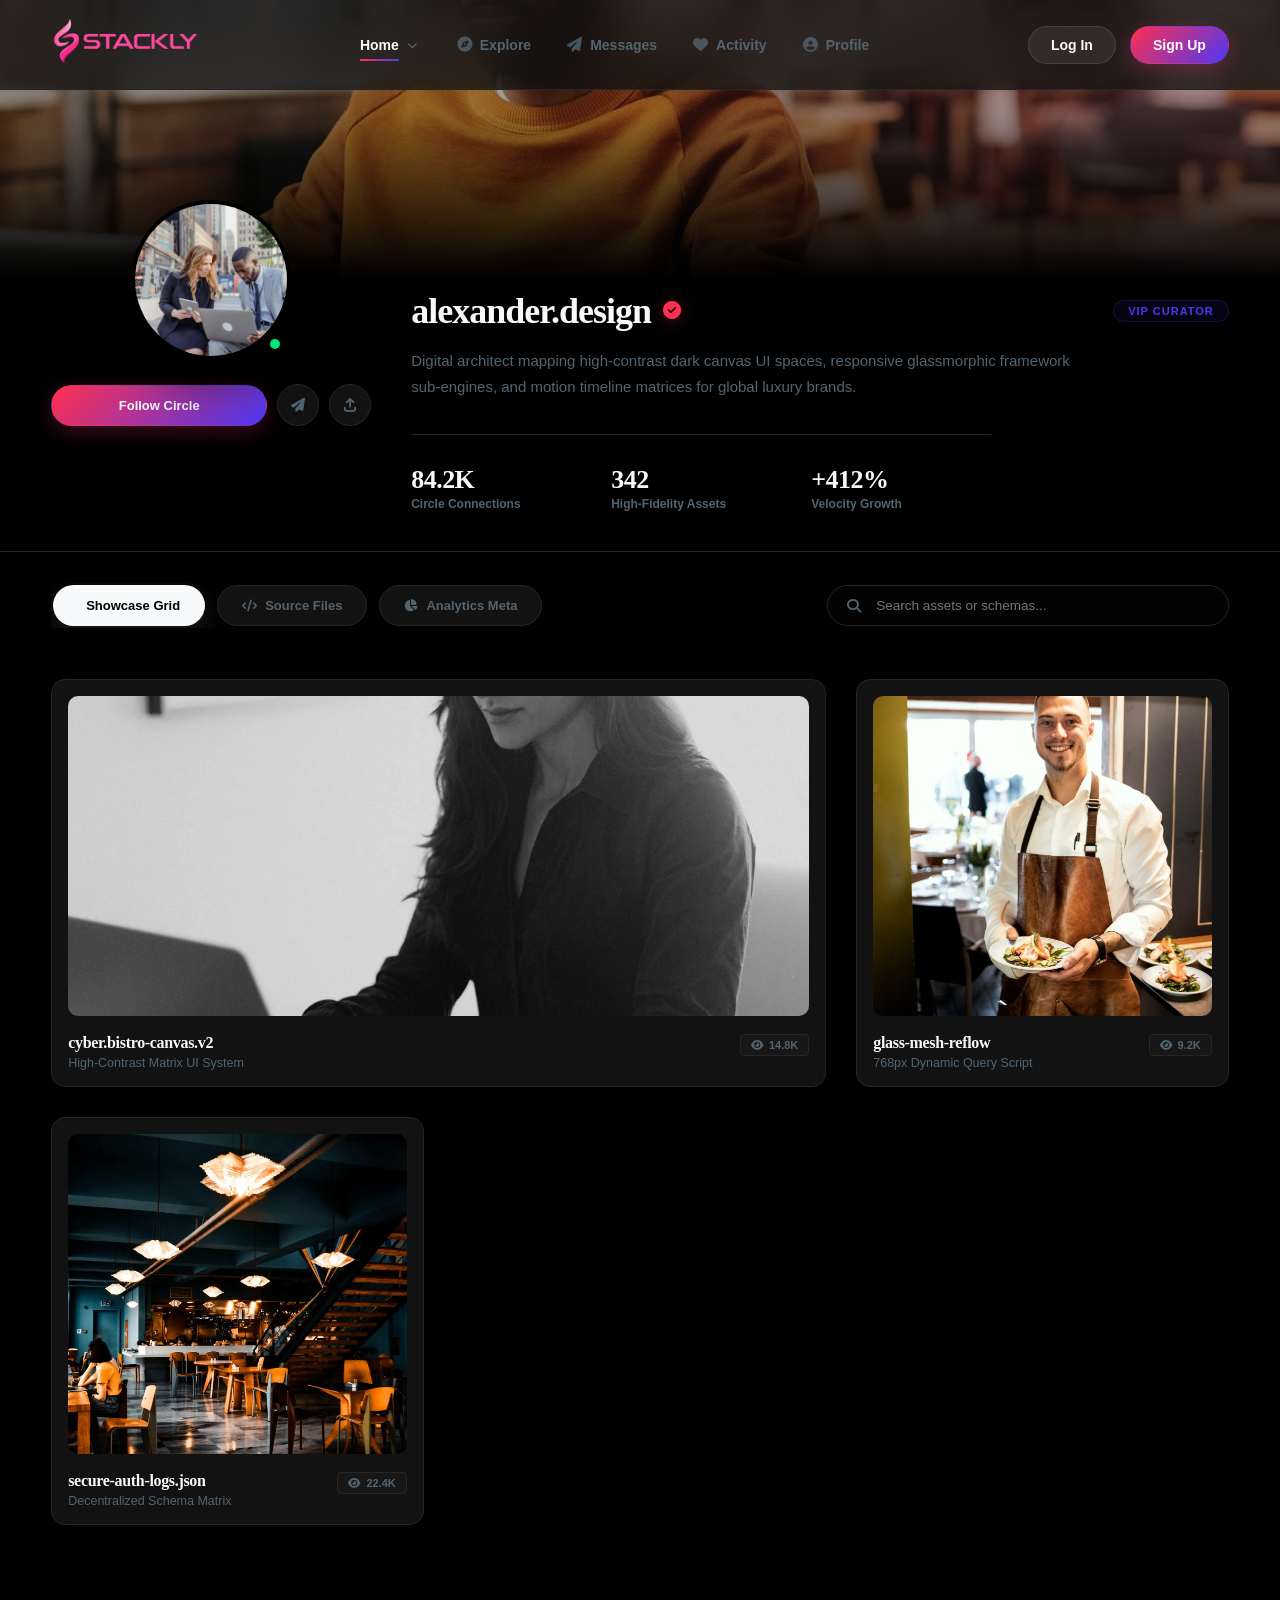
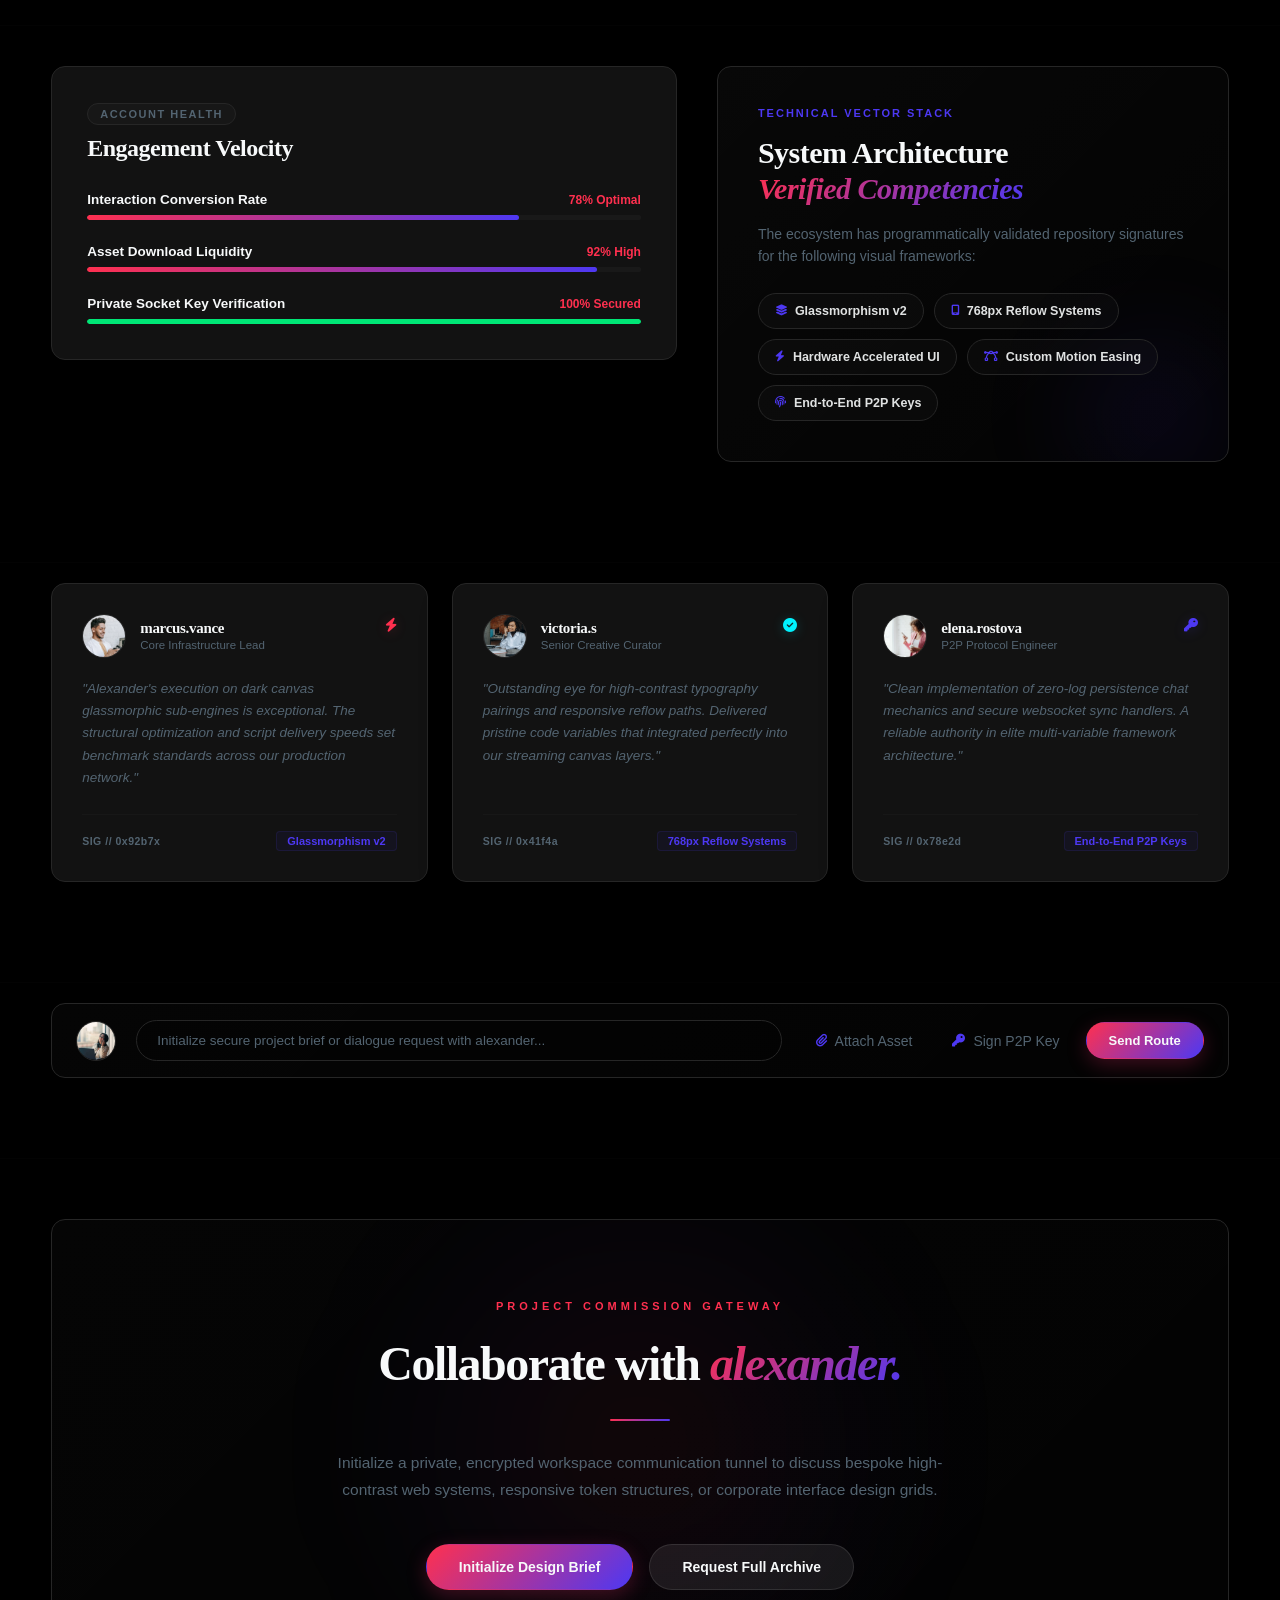
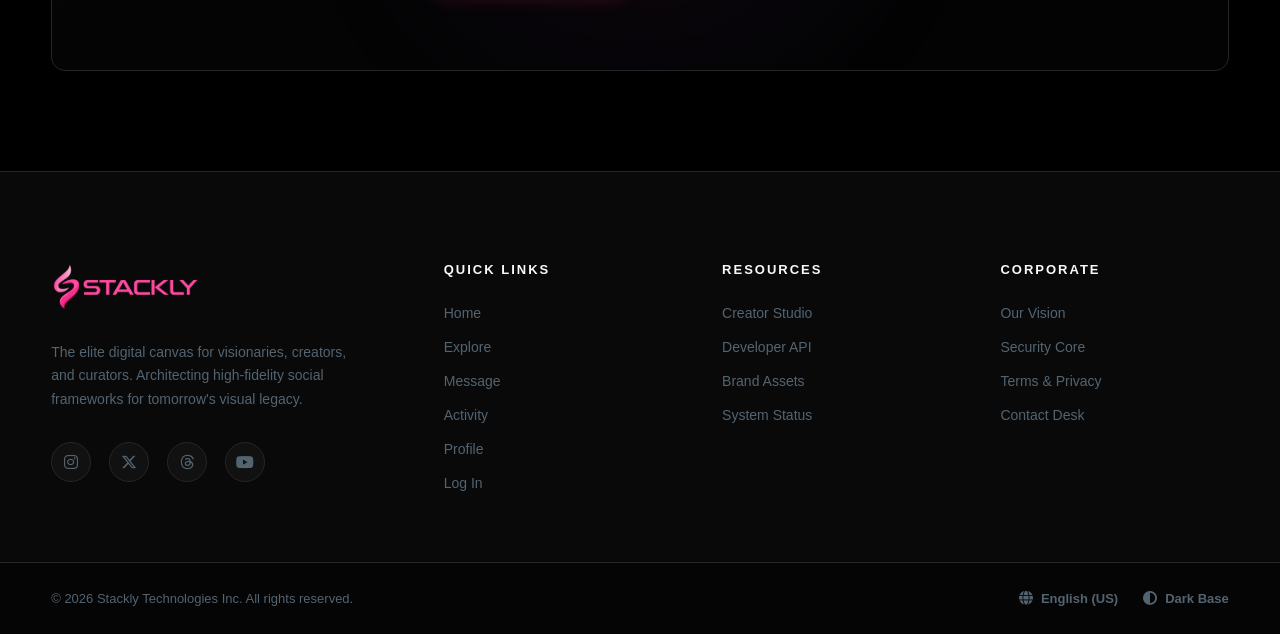
<file: home 2/profile.html>
<!DOCTYPE html>
<html lang="en">

<head>
    <meta charset="UTF-8">
    <meta name="viewport" content="width=device-width, initial-scale=1.0">
    <title>Social Media</title>
    <link rel="icon" href="../assets/bg remove.webp">

    <link rel="stylesheet" href="style.css">
    <link rel="stylesheet" href="profile.css">
    <link rel="stylesheet" href="./root.css">

    <link href="https://fonts.googleapis.com/icon?family=Material+Icons" rel="stylesheet">
    <link rel="stylesheet" href="https://cdnjs.cloudflare.com/ajax/libs/font-awesome/6.5.1/css/all.min.css">

    <link href="https://unpkg.com/aos@2.3.4/dist/aos.css" rel="stylesheet">
</head>

<body>

    <header class="app-premium-header">
        <div class="header-glass-backdrop">
            <div class="header-layout-wrapper">

                <div class="app-logo-node">
                    <a href="index.html" class="app-logo-title">
                        <img src="../assets/pink.webp" alt="logo" width="150px" height="50px">

                    </a>
                </div>

                <nav class="app-navigation-deck">

                    <div class="app-nav-dropdown-wrapper" id="homeDropdownWrapper">
                        <a href="index.html" class="app-nav-link active-link-token" id="homeMainLink">
                            Home
                        </a>
                        <span class="dropdown-trigger-icon" id="dropdownAnchor">
                            <i class="fa-solid fa-chevron-down dropdown-arrow-indicator"></i>
                        </span>

                        <div class="app-nav-dropdown-panel">
                            <ul class="dropdown-text-stack">
                                <li><a href="../index.html" class="dropdown-leaf-link">Home Style 1</a></li>
                            </ul>
                        </div>
                    </div>

                    <a href="explore.html" class="app-nav-link"><i class="fa-solid fa-compass"></i> Explore</a>
                    <a href="message.html" class="app-nav-link"><i class="fa-solid fa-paper-plane"></i> Messages</a>
                    <a href="activity.html" class="app-nav-link"><i class="fa-solid fa-heart"></i> Activity</a>
                    <a href="profile.html" class="app-nav-link"><i class="fa-solid fa-circle-user"></i> Profile</a>

                    <a href="log.html" class="btn-social-base btn-app-secondary mobile-only-auth">Log In</a>
                    <a href="log.html" class="btn-social-base btn-app-primary mobile-only-auth">Sign Up</a>
                </nav>

                <div class="app-action-desk">
                    <a href="log.html" class="btn-social-base btn-app-secondary desktop-only-auth">Log In</a>
                    <a href="log.html" class="btn-social-base btn-app-primary desktop-only-auth">Sign Up</a>

                    <button class="mobile-menu-hamburger" id="mobileHamburger" aria-label="Toggle App Navigation Menu">
                        <span class="burger-bar-line"></span>
                        <span class="burger-bar-line"></span>
                        <span class="burger-bar-line"></span>
                    </button>
                </div>

            </div>
        </div>
    </header>







    <section class="profile-premium-hero-stage">

        <div class="profile-cover-runway">
            <div class="profile-cover-mesh-flare"></div>
            <img src="../assets/m1.webp" alt="Cinematic Architectural Cover Background" class="profile-cover-image">
        </div>

        <div class="profile-hero-wrapper">
            <div class="profile-identity-deck" data-aos="fade-up" data-aos-duration="1200">

                <div class="identity-avatar-axis">
                    <div class="main-avatar-shield">
                        <img src="../assets/report.webp" alt="Primary Authenticated User Avatar"
                            class="profile-avatar-core">
                        <span class="profile-live-status-beacon-dot live-sync-green"></span>
                    </div>

                    <div class="profile-action-triggers-deck">
                        <button class="btn-social-base btn-app-primary profile-cta-btn"
                            onclick="window.location.href='error.html'">Follow Circle</button>
                        <button class="profile-utility-btn" onclick="window.location.href='error.html'"
                            aria-label="Direct Private Dialogue Tunnel"><i class="fa-solid fa-paper-plane"></i></button>
                        <button class="profile-utility-btn" onclick="window.location.href='error.html'"
                            aria-label="Share Key Profile Assets"><i
                                class="fa-solid fa-arrow-up-from-bracket"></i></button>
                    </div>
                </div>

                <div class="identity-metadata-axis">
                    <div class="metadata-name-row">
                        <div class="name-badge-group">
                            <h1>alexander.design</h1>
                            <i class="fa-solid fa-circle-check profile-verified-badge"
                                aria-label="Verified Tier Curated Account"></i>
                        </div>
                        <span class="profile-tier-pill">VIP Curator</span>
                    </div>

                    <p class="profile-curator-bio">
                        Digital architect mapping high-contrast dark canvas UI spaces, responsive glassmorphic framework
                        sub-engines, and motion timeline matrices for global luxury brands.
                    </p>

                    <div class="profile-metrics-dashboard-grid">
                        <div class="metric-data-cell">
                            <h3>84.2K</h3>
                            <span>Circle Connections</span>
                        </div>
                        <div class="metric-data-cell">
                            <h3>342</h3>
                            <span>High-Fidelity Assets</span>
                        </div>
                        <div class="metric-data-cell">
                            <h3>+412%</h3>
                            <span>Velocity Growth</span>
                        </div>
                    </div>
                </div>

            </div>
        </div>

    </section>










    <!-- ULTRA-PREMIUM PORTFOLIO FEED FILTER SYSTEM -->
    <div class="profile-feed-control-bar" data-aos="fade-up" data-aos-duration="1000">
        <div class="profile-filter-wrapper">

            <!-- Left Wing: Premium Segmented Navigation Tabs Track -->
            <div class="profile-tabs-carousel">
                <div class="tabs-scroll-shield">
                    <button class="profile-tab-btn active-tab-token" onclick="window.location.href='error.html'"><i
                            class="fa-solid fa-grid-2"></i> Showcase Grid</button>
                    <button class="profile-tab-btn" onclick="window.location.href='error.html'"><i
                            class="fa-solid fa-code"></i> Source Files</button>
                    <button class="profile-tab-btn" onclick="window.location.href='error.html'"><i
                            class="fa-solid fa-chart-pie"></i> Analytics Meta</button>
                </div>
            </div>

            <!-- Right Wing: Minimal Search Query Box Component -->
            <div class="profile-search-pod">
                <i class="fa-solid fa-magnifying-glass search-inner-vector"></i>
                <input type="text" placeholder="Search assets or schemas..." class="profile-filter-input" required>
            </div>

        </div>
    </div>










    <!-- ULTRA-PREMIUM ASYMMETRICAL PORTFOLIO CONTENT RUNWAY -->
    <section class="profile-portfolio-grid-stage">
        <div class="portfolio-grid-wrapper">

            <!-- Asset Node 1: Monolithic Glassmorphic UI Card (Desktop Double-Width Variant) -->
            <div class="portfolio-asset-card double-width-node" data-aos="fade-up" data-aos-duration="1000">
                <div class="asset-graphic-shield">
                    <img src="../assets/blog.webp" alt="High-Fidelity Interface Core Mesh" class="asset-main-graphic">
                    <!-- Premium Glass Interactive Overlay Mask -->
                    <div class="asset-interaction-mask">
                        <div class="mask-action-buttons">
                            <button class="mask-vector-btn" aria-label="Like Layout Asset"><i
                                    class="fa-solid fa-heart"></i></button>
                            <button class="mask-vector-btn" aria-label="Collect Token Core"><i
                                    class="fa-solid fa-bookmark"></i></button>
                            <a href="../assets/post 4.webp" download class="mask-download-link"
                                aria-label="Download RAW File"><i class="fa-solid fa-arrow-down"></i></a>
                        </div>
                    </div>
                </div>
                <div class="asset-informational-footer">
                    <div class="asset-meta-title-stack">
                        <h4>cyber.bistro-canvas.v2</h4>
                        <span>High-Contrast Matrix UI System</span>
                    </div>
                    <div class="asset-live-badge-group">
                        <span class="asset-metric-tag"><i class="fa-solid fa-eye"></i> 14.8K</span>
                    </div>
                </div>
            </div>

            <!-- Asset Node 2: Vertical Portrait Layout Card -->
            <div class="portfolio-asset-card" data-aos="fade-up" data-aos-duration="1000" data-aos-delay="100">
                <div class="asset-graphic-shield">
                    <img src="../assets/chief2.webp" alt="Glass Framework Sub-Engine Schematic"
                        class="asset-main-graphic">
                    <div class="asset-interaction-mask">
                        <div class="mask-action-buttons">
                            <button class="mask-vector-btn" aria-label="Like Layout Asset"><i
                                    class="fa-solid fa-heart"></i></button>
                            <button class="mask-vector-btn" aria-label="Collect Token Core"><i
                                    class="fa-solid fa-bookmark"></i></button>
                            <a href="../assets/m6.webp" download class="mask-download-link"
                                aria-label="Download RAW File"><i class="fa-solid fa-arrow-down"></i></a>
                        </div>
                    </div>
                </div>
                <div class="asset-informational-footer">
                    <div class="asset-meta-title-stack">
                        <h4>glass-mesh-reflow</h4>
                        <span>768px Dynamic Query Script</span>
                    </div>
                    <div class="asset-live-badge-group">
                        <span class="asset-metric-tag"><i class="fa-solid fa-eye"></i> 9.2K</span>
                    </div>
                </div>
            </div>

            <!-- Asset Node 3: Standard Square Layout Card -->
            <div class="portfolio-asset-card" data-aos="fade-up" data-aos-duration="1000" data-aos-delay="200">
                <div class="asset-graphic-shield">
                    <img src="../assets/hall.webp" alt="Sovereign Metadata Matrix Component" class="asset-main-graphic">
                    <div class="asset-interaction-mask">
                        <div class="mask-action-buttons">
                            <button class="mask-vector-btn" aria-label="Like Layout Asset"><i
                                    class="fa-solid fa-heart"></i></button>
                            <button class="mask-vector-btn" aria-label="Collect Token Core"><i
                                    class="fa-solid fa-bookmark"></i></button>
                            <a href="../assets/pizza.webp" download class="mask-download-link"
                                aria-label="Download RAW File"><i class="fa-solid fa-arrow-down"></i></a>
                        </div>
                    </div>
                </div>
                <div class="asset-informational-footer">
                    <div class="asset-meta-title-stack">
                        <h4>secure-auth-logs.json</h4>
                        <span>Decentralized Schema Matrix</span>
                    </div>
                    <div class="asset-live-badge-group">
                        <span class="asset-metric-tag"><i class="fa-solid fa-eye"></i> 22.4K</span>
                    </div>
                </div>
            </div>

        </div>
    </section>











    <!-- ULTRA-PREMIUM PROFILE METRICS VELOCITY & COMPETENCY MATRIX -->
    <section class="profile-telemetry-insights-stage">
        <div class="telemetry-layout-wrapper">

            <!-- Left Column: High-Status Analytical Growth Metrics -->
            <div class="telemetry-growth-deck" data-aos="fade-right" data-aos-duration="1000">
                <div class="telemetry-deck-header">
                    <span class="telemetry-micro-pill">Account Health</span>
                    <h3>Engagement Velocity</h3>
                </div>

                <div class="telemetry-progress-stack">
                    <!-- Progress Node 1 -->
                    <div class="telemetry-progress-node">
                        <div class="progress-meta-row">
                            <span class="progress-title-text">Interaction Conversion Rate</span>
                            <span class="progress-value-text">78% Optimal</span>
                        </div>
                        <div class="progress-track-line">
                            <div class="progress-fill-node" style="width: 78%;"></div>
                        </div>
                    </div>

                    <!-- Progress Node 2 -->
                    <div class="telemetry-progress-node">
                        <div class="progress-meta-row">
                            <span class="progress-title-text">Asset Download Liquidity</span>
                            <span class="progress-value-text">92% High</span>
                        </div>
                        <div class="progress-track-line">
                            <div class="progress-fill-node" style="width: 92%;"></div>
                        </div>
                    </div>

                    <!-- Progress Node 3 -->
                    <div class="telemetry-progress-node">
                        <div class="progress-meta-row">
                            <span class="progress-title-text">Private Socket Key Verification</span>
                            <span class="progress-value-text">100% Secured</span>
                        </div>
                        <div class="progress-track-line">
                            <div class="progress-fill-node" style="width: 100%; background: #00e676;"></div>
                        </div>
                    </div>
                </div>
            </div>

            <!-- Right Column: Premium System Framework Competencies -->
            <div class="telemetry-competency-deck" data-aos="fade-left" data-aos-duration="1000" data-aos-delay="200">
                <div class="competency-card-glow-mesh"></div>
                <div class="competency-inner-wrapper">
                    <span class="competency-micro-tag">Technical Vector Stack</span>
                    <h3>System Architecture <br><span>Verified Competencies</span></h3>
                    <p class="competency-description-copy">The ecosystem has programmatically validated repository
                        signatures for the following visual frameworks:</p>

                    <!-- Premium Dynamic Tags Cloud Area -->
                    <div class="competency-tags-cloud">
                        <span class="competency-tag-token"><i class="fa-solid fa-layer-group"></i> Glassmorphism
                            v2</span>
                        <span class="competency-tag-token"><i class="fa-solid fa-mobile-screen"></i> 768px Reflow
                            Systems</span>
                        <span class="competency-tag-token"><i class="fa-solid fa-bolt"></i> Hardware Accelerated
                            UI</span>
                        <span class="competency-tag-token"><i class="fa-solid fa-bezier-curve"></i> Custom Motion
                            Easing</span>
                        <span class="competency-tag-token"><i class="fa-solid fa-fingerprint"></i> End-to-End P2P
                            Keys</span>
                    </div>
                </div>
            </div>

        </div>
    </section>










    <!-- ULTRA-PREMIUM PROFILE ECOSYSTEM CONNECTIONS & VALIDATION DECK -->
    <section class="profile-connections-ledger-stage">
        <div class="ledger-layout-wrapper">

            <!-- Connection Node 1: Top Tier Endorser -->
            <div class="connection-voucher-card" data-aos="fade-up" data-aos-duration="1000">
                <div class="voucher-head-row">
                    <div class="endorser-identity">
                        <img src="../assets/m3.webp" alt="Marcus Vance Profile" class="endorser-avatar-img">
                        <div class="endorser-meta-stack">
                            <h4>marcus.vance</h4>
                            <span>Core Infrastructure Lead</span>
                        </div>
                    </div>
                    <i class="fa-solid fa-bolt voucher-verified-badge" aria-label="Verified Architect Signature"></i>
                </div>
                <p class="voucher-testimonial-copy">
                    "Alexander's execution on dark canvas glassmorphic sub-engines is exceptional. The structural
                    optimization and script delivery speeds set benchmark standards across our production network."
                </p>
                <div class="voucher-footer-tags">
                    <span class="verification-hash-token">SIG // 0x92b7x</span>
                    <span class="verified-skill-tag">Glassmorphism v2</span>
                </div>
            </div>

            <!-- Connection Node 2: Secondary Peer Endorser -->
            <div class="connection-voucher-card" data-aos="fade-up" data-aos-duration="1000" data-aos-delay="100">
                <div class="voucher-head-row">
                    <div class="endorser-identity">
                        <img src="../assets/w1.webp" alt="Victoria Sterling Profile" class="endorser-avatar-img">
                        <div class="endorser-meta-stack">
                            <h4>victoria.s</h4>
                            <span>Senior Creative Curator</span>
                        </div>
                    </div>
                    <i class="fa-solid fa-circle-check voucher-verified-badge cyan-badge-modifier"
                        aria-label="Verified Designer Signature"></i>
                </div>
                <p class="voucher-testimonial-copy">
                    "Outstanding eye for high-contrast typography pairings and responsive reflow paths. Delivered
                    pristine code variables that integrated perfectly into our streaming canvas layers."
                </p>
                <div class="voucher-footer-tags">
                    <span class="verification-hash-token">SIG // 0x41f4a</span>
                    <span class="verified-skill-tag">768px Reflow Systems</span>
                </div>
            </div>

            <!-- Connection Node 3: Third Peer Endorser -->
            <div class="connection-voucher-card" data-aos="fade-up" data-aos-duration="1000" data-aos-delay="200">
                <div class="voucher-head-row">
                    <div class="endorser-identity">
                        <img src="../assets/w2.webp" alt="Elena Rostova Profile" class="endorser-avatar-img">
                        <div class="endorser-meta-stack">
                            <h4>elena.rostova</h4>
                            <span>P2P Protocol Engineer</span>
                        </div>
                    </div>
                    <i class="fa-solid fa-key voucher-verified-badge royal-badge-modifier"
                        aria-label="Verified Cryptographic Signature"></i>
                </div>
                <p class="voucher-testimonial-copy">
                    "Clean implementation of zero-log persistence chat mechanics and secure websocket sync handlers. A
                    reliable authority in elite multi-variable framework architecture."
                </p>
                <div class="voucher-footer-tags">
                    <span class="verification-hash-token">SIG // 0x78e2d</span>
                    <span class="verified-skill-tag">End-to-End P2P Keys</span>
                </div>
            </div>

        </div>
    </section>











    <!-- ULTRA-PREMIUM PROFILE COMPOSER SHORTCUT SECTION -->
    <section class="profile-composer-trigger-stage">
        <div class="composer-layout-wrapper">

            <!-- Interactive Frosted Entry Core Bar Box -->
            <div class="composer-entry-pod" data-aos="fade-up" data-aos-duration="1000">

                <!-- Avatar Frame Element Link -->
                <div class="composer-avatar-anchor">
                    <img src="../assets/w8.webp" alt="Primary Authenticated User Avatar" class="composer-mini-avatar">
                </div>

                <!-- Fake Action Input Field Area (Launches System Modal Dialogues) -->
                <div class="composer-action-facade">
                    <p class="facade-placeholder-text">Initialize secure project brief or dialogue request with
                        alexander...</p>
                </div>

                <!-- Symmetrical Macro Media Shortcuts Row Track -->
                <div class="composer-tools-array">
                    <button class="composer-tool-btn" onclick="window.location.href='error.html'"
                        aria-label="Upload Asset Files Schema"><i class="fa-solid fa-paperclip"></i> <span>Attach
                            Asset</span></button>
                    <button class="composer-tool-btn" onclick="window.location.href='error.html'"
                        aria-label="Toggle Secure Token Verification"><i class="fa-solid fa-key"></i> <span>Sign P2P
                            Key</span></button>
                    <button class="btn-social-base btn-app-primary composer-submit-btn"
                        onclick="window.location.href='error.html'">Send Route</button>
                </div>

            </div>

        </div>
    </section>











    <!-- ULTRA-PREMIUM PROFILE TRANSITION CTA CANOPY (PLACEMENT: DIRECTLY ABOVE ROOT FOOTER) -->
    <section class="profile-final-cta-stage">
        <div class="cta-layout-wrapper">

            <!-- High-Gloss Frosted Glass Central Focal Box -->
            <div class="cta-focal-card" data-aos="zoom-in" data-aos-duration="1200">
                <!-- Hardware Accelerated Background Radial Glow Layer -->
                <div class="cta-card-ambient-mesh"></div>

                <div class="cta-content-stack">
                    <span class="cta-micro-tag" data-aos="fade-up" data-aos-duration="1000" data-aos-delay="100">Project
                        Commission Gateway</span>
                    <h2 data-aos="fade-up" data-aos-duration="1000" data-aos-delay="200">Collaborate with
                        <span>alexander.</span></h2>
                    <div class="cta-line-separator" data-aos="fade-up" data-aos-duration="1000" data-aos-delay="300">
                    </div>
                    <p data-aos="fade-up" data-aos-duration="1000" data-aos-delay="400">
                        Initialize a private, encrypted workspace communication tunnel to discuss bespoke high-contrast
                        web systems, responsive token structures, or corporate interface design grids.
                    </p>

                    <!-- Dual Action Trigger Buttons Deck -->
                    <div class="cta-action-deck" data-aos="fade-up" data-aos-duration="1000" data-aos-delay="500">
                        <a href="error.html" class="btn-social-base btn-app-primary cta-primary-btn">Initialize Design
                            Brief</a>
                        <a href="error.html" class="btn-social-base btn-app-secondary cta-secondary-btn">Request Full
                            Archive</a>
                    </div>
                </div>
            </div>

        </div>
    </section>






    <!-- ULTRA-PREMIUM GLASSMORPHIC PLATFORM FOOTER DECK -->
    <footer class="app-premium-footer" data-aos="fade-up" data-aos-duration="1200" data-aos-once="true">
        <div class="footer-layout-wrapper">

            <!-- Brand Narrative & Social Vectors Block Column -->
            <div class="footer-brand-column">
                <a href="index.html" class="app-logo-title footer-logo-override">
                    <img src="../assets/pink.webp" alt="logo" width="150px" height="50px">
                </a>
                <p class="footer-brand-summary">
                    The elite digital canvas for visionaries, creators, and curators. Architecting high-fidelity social
                    frameworks for tomorrow's visual legacy.
                </p>
                <div class="footer-social-vectors-row">
                    <a href="error.html" class="social-vector-link" aria-label="Follow Stackly on Instagram"><i
                            class="fa-brands fa-instagram"></i></a>
                    <a href="error.html" class="social-vector-link" aria-label="Follow Stackly on X (Twitter)"><i
                            class="fa-brands fa-x-twitter"></i></a>
                    <a href="error.html" class="social-vector-link" aria-label="Follow Stackly on Threads"><i
                            class="fa-brands fa-threads"></i></a>
                    <a href="error.html" class="social-vector-link" aria-label="Follow Stackly on YouTube"><i
                            class="fa-brands fa-youtube"></i></a>
                </div>
            </div>

            <!-- Links Directory Track Column 1 -->
            <div class="footer-links-column">
                <h4 class="footer-group-title">Quick Links</h4>
                <ul class="footer-links-list">
                    <li><a href="index.html">Home</a></li>
                    <li><a href="explore.html">Explore</a></li>
                    <li><a href="message.html">Message</a></li>
                    <li><a href="activity.html">Activity</a></li>
                    <li><a href="profile.html">Profile</a></li>
                    <li><a href="log.html">Log In</a></li>
                </ul>
            </div>

            <!-- Links Directory Track Column 2 -->
            <div class="footer-links-column">
                <h4 class="footer-group-title">Resources</h4>
                <ul class="footer-links-list">
                    <li><a href="error.html">Creator Studio</a></li>
                    <li><a href="error.html">Developer API</a></li>
                    <li><a href="error.html">Brand Assets</a></li>
                    <li><a href="error.html">System Status</a></li>
                </ul>
            </div>

            <!-- Links Directory Track Column 3 -->
            <div class="footer-links-column">
                <h4 class="footer-group-title">Corporate</h4>
                <ul class="footer-links-list">
                    <li><a href="error.html">Our Vision</a></li>
                    <li><a href="error.html">Security Core</a></li>
                    <li><a href="error.html">Terms & Privacy</a></li>
                    <li><a href="error.html">Contact Desk</a></li>
                </ul>
            </div>

        </div>

        <!-- Symmetrical Hairline Copyright Baseline Bar -->
        <div class="footer-baseline-bar">
            <div class="baseline-layout-wrapper">
                <span class="copyright-legal-text">&copy; 2026 Stackly Technologies Inc. All rights reserved.</span>
                <div class="baseline-utility-row">
                    <button class="footer-utility-trigger"><i class="fa-solid fa-globe"></i> English (US)</button>
                    <button class="footer-utility-trigger"><i class="fa-solid fa-circle-half-stroke"></i> Dark
                        Base</button>
                </div>
            </div>
        </div>
    </footer>





    <script src="script.js"></script>

    <script src="https://unpkg.com/aos@2.3.4/dist/aos.js"></script>

    <script>
        AOS.init({
            duration: 900,
            easing: 'ease-in-out',
            once: true,
        });

        // data-aos="fade-up"
        // fade-up, fade-down, fade-left, fade-right, zoom-in,	slide-up, flip-left	

    </script>


</body>

</html>
</file>
<file: style.css>
/* ==========================================================================
   CINEMATIC NAV TERMINAL & INTERACTIVE GLASSMORPHISM HEADER SYSTEM
   ========================================================================== */

.workspace-premium-navigation .branding-handle-text,
.workspace-premium-navigation .nav-link-token,
.mobile-menu-utility-deck p,
.dropdown-text-stack li a {
    font-family: 'Plus Jakarta Sans', sans-serif !important;
}

.workspace-premium-navigation {
    position: fixed;
    top: 0;
    left: 0;
    width: 100%;
    height: 80px;
    z-index: 9999;
    display: flex;
    align-items: center;
    border-bottom: 1px solid rgba(255, 255, 255, 0.01);
    background-color: transparent;
    transition: background-color 0.5s cubic-bezier(0.16, 1, 0.3, 1), 
                backdrop-filter 0.5s cubic-bezier(0.16, 1, 0.3, 1), 
                height 0.5s cubic-bezier(0.16, 1, 0.3, 1),
                border-color 0.5s cubic-bezier(0.16, 1, 0.3, 1);
}

.workspace-premium-navigation.scrolled-navigation-state {
    height: 70px;
    background-color: rgba(11, 15, 19, 0.75);
    backdrop-filter: blur(20px) saturate(180%);
    -webkit-backdrop-filter: blur(20px) saturate(180%);
    border-color: var(--border-dark);
    box-shadow: 0 10px 40px rgba(0, 0, 0, 0.3);
}

.nav-container-wrapper {
    width: 92%;
    max-width: 1400px;
    margin: 0 auto;
    display: flex;
    align-items: center;
    justify-content: space-between;
    position: relative;
}

/* ==========================================================================
   LEFT WING: BRANDING LOGO CORE WITH AMBIENT PULSE
   ========================================================================== */
.nav-branding-anchor {
    display: flex;
    align-items: center;
    gap: 12px;
    z-index: 10001;
}

.branding-logo-pulse {
    width: 8px;
    height: 8px;
    background-color: var(--brand-vibrant);
    border-radius: 50%;
    position: relative;
    box-shadow: 0 0 10px var(--brand-vibrant);
}

.branding-logo-pulse::after {
    content: '';
    position: absolute;
    inset: -4px;
    border: 1px solid var(--brand-vibrant);
    border-radius: 50%;
    opacity: 0.4;
    animation: beaconPulse 2s infinite ease-in-out;
}

/* ==========================================================================
   CENTRAL AXIS: INLINE CORES & DROPDOWN GEOMETRY HOOKS
   ========================================================================== */
.nav-navigation-menu-links-deck {
    display: flex;
    align-items: center;
}

.nav-links-list {
    display: flex;
    align-items: center;
    gap: 32px;
}

.nav-link-token {
    font-size: 13.5px;
    font-weight: 600;
    color: var(--text-secondary);
    letter-spacing: 0.2px;
    padding: 8px 0;
    position: relative;
    transition: color 0.3s cubic-bezier(0.16, 1, 0.3, 1);
}

.nav-link-token:hover,
.nav-link-token.active-link-route {
    color: var(--text-dark-pure);
}

.nav-link-token::after {
    content: '';
    position: absolute;
    bottom: 0;
    left: 0;
    width: 100%;
    height: 2px;
    background: var(--action-gradient);
    transform: scaleX(0);
    transform-origin: right;
    transition: transform 0.4s cubic-bezier(0.16, 1, 0.3, 1);
}

.nav-link-token:hover::after,
.nav-link-token.active-link-route::after {
    transform: scaleX(1);
    transform-origin: left;
}

/* --- DYNAMIC DROPDOWN COMPONENT MECHANICS --- */
.nav-dropdown-item-container {
    position: relative;
}

.dropdown-trigger-bridge {
    display: inline-flex;
    align-items: center;
    gap: 6px;
    cursor: pointer;
}

.dropdown-arrow-vector {
    font-size: 10px;
    color: var(--text-secondary);
    transition: transform 0.3s cubic-bezier(0.16, 1, 0.3, 1), color 0.3s ease;
}

/* Precise Pixel-Aligned Box Placement matching screenshot */
.nav-matrix-dropdown-panel {
    position: absolute;
    top: 100%;
    left: 50%;
    transform: translateX(-50%) translateY(15px);
    width: 180px;
    background-color: #161616; /* Clean charcoal dark panel backing matching reference image */
    border: 1px solid rgba(255, 255, 255, 0.04);
    border-radius: 6px;
    padding: 6px;
    box-shadow: 0 20px 40px rgba(0, 0, 0, 0.7);
    opacity: 0;
    visibility: hidden;
    pointer-events: none;
    z-index: 10100;
    transition: opacity 0.3s cubic-bezier(0.16, 1, 0.3, 1), 
                transform 0.3s cubic-bezier(0.16, 1, 0.3, 1), 
                visibility 0.3s ease;
}

/* Open Toggle Modifiers (Triggered on link/arrow click via JS) */
.nav-dropdown-item-container.dropdown-open-state .nav-matrix-dropdown-panel {
    opacity: 1;
    visibility: visible;
    pointer-events: auto;
    transform: translateX(-50%) translateY(8px);
}

.nav-dropdown-item-container.dropdown-open-state .dropdown-arrow-vector {
    transform: rotate(180deg);
    color: var(--brand-vibrant); /* High contrast matching selection lines */
}

.dropdown-text-stack {
    list-style: none;
    width: 100%;
}

.dropdown-text-stack li a {
    display: block;
    padding: 10px 14px;
    font-size: 13px;
    font-weight: 700;
    color: rgba(255, 255, 255, 0.75);
    text-decoration: none;
    border-radius: 4px;
    transition: background-color 0.2s ease, color 0.2s ease;
}

.dropdown-text-stack li a:hover {
    background-color: rgba(255, 255, 255, 0.04);
    color: #ffffff;
}

.mobile-menu-utility-deck { display: none; }

/* ==========================================================================
   RIGHT WING: BUTTON SYSTEM & LUXURY HAMBURGER ENGINE
   ========================================================================== */
.nav-actions-deck {
    display: flex;
    align-items: center;
    gap: 16px;
    z-index: 10001;
}

.nav-desktop-action-btn {
    padding: 10px 22px !important;
    font-size: 13px !important;
}

.luxury-hamburger-trigger {
    background: transparent;
    border: none;
    outline: none;
    width: 40px;
    height: 40px;
    border-radius: 50%;
    background-color: rgba(255, 255, 255, 0.01);
    border: 1px solid var(--border-dark);
    cursor: pointer;
    display: none;
    flex-direction: column;
    align-items: center;
    justify-content: center;
    gap: 5px;
    transition: border-color 0.3s ease, background-color 0.3s ease;
}

.luxury-hamburger-trigger:hover {
    border-color: rgba(255, 110, 64, 0.3);
    background-color: rgba(255, 255, 255, 0.03);
}

.hamburger-meat-line {
    width: 18px;
    height: 1.5px;
    background-color: var(--text-dark-pure);
    border-radius: 2px;
    transform-origin: center;
    transition: transform 0.4s cubic-bezier(0.16, 1, 0.3, 1), background-color 0.4s ease, opacity 0.3s ease;
}

/* ==========================================================================
   STRICT 768px LUXURY MEDIA QUERY REFLOW (Fullscreen Terminal Overlay Drop)
   ========================================================================== */
@media (max-width: 768px) {
    .luxury-hamburger-trigger { display: flex; }
    .nav-desktop-action-btn { display: none; }

    .nav-navigation-menu-links-deck {
        position: fixed;
        inset: 0;
        width: 100vw;
        height: 100vh;
        background-color: #0b0f13;
        z-index: 10000;
        display: flex;
        flex-direction: column;
        align-items: flex-start;
        justify-content: space-between;
        padding: 100px 40px 40px 40px;
        transform: translateY(-100%);
        opacity: 0;
        visibility: hidden;
        transition: transform 0.5s cubic-bezier(0.16, 1, 0.3, 1), opacity 0.5s ease, visibility 0.5s ease;
        overflow-y: auto;
    }

    .nav-navigation-menu-links-deck.mobile-overlay-active-state {
        transform: translateY(0);
        opacity: 1;
        visibility: visible;
    }

    .nav-links-list {
        flex-direction: column;
        align-items: flex-start;
        gap: 16px;
        width: 100%;
    }

    .nav-link-token {
        font-size: 24px;
        font-weight: 700;
        color: var(--text-dark-pure);
        padding: 8px 0;
        width: 100%;
        display: block;
    }

    .nav-link-token::after { display: none; }

    /* --- MOBILE CHASSIS EXPANSION DROP TRACK --- */
    .nav-matrix-dropdown-panel {
        position: static;
        transform: none !important;
        width: 100%;
        opacity: 1;
        visibility: visible;
        pointer-events: auto;
        box-shadow: none;
        border: none;
        background-color: transparent;
        padding: 0 0 0 16px;
        margin-top: 4px;
        display: none;
    }

    .nav-dropdown-item-container.dropdown-open-state .nav-matrix-dropdown-panel {
        display: block;
    }

    .dropdown-text-stack li a {
        padding: 12px 0;
        font-size: 18px;
        color: var(--text-secondary);
    }

    .mobile-menu-utility-deck {
        display: block;
        width: 100%;
        margin-top: auto;
        padding-top: 30px;
        border-top: 1px solid var(--border-dark);
    }

    .mobile-menu-btn {
        width: 100%;
        text-align: center;
        padding: 16px 0 !important;
    }

    .luxury-hamburger-trigger.active-cross-state .bar-top { transform: translateY(6.5px) rotate(45deg); background-color: var(--brand-vibrant); }
    .luxury-hamburger-trigger.active-cross-state .bar-middle { opacity: 0; transform: scaleX(0); }
    .luxury-hamburger-trigger.active-cross-state .bar-bottom { transform: translateY(-6.5px) rotate(-45deg); background-color: var(--brand-vibrant); }
}



/* ==========================================================================
   ULTRA-PREMIUM SOCIAL INFLUENCER PROFILE HERO CANOPY CSS
   ========================================================================== */

/* Typography Assignments: Clean modern sans architecture for fast platform scannability */
.social-premium-hero-stage h1,
.social-premium-hero-stage h2 {
    font-family: 'Plus Jakarta Sans', sans-serif !important;
    font-weight: 700;
}

/* Sans-serif pairing rules for actions text labels, metrics trackers, bios bodies, categories, and web links tokens */
.profile-action-buttons-deck button,
.metric-counter-cell span,
.profile-category-tag-label,
.profile-bio-description-text,
.profile-anchor-hyperlink-token {
    font-family: 'Plus Jakarta Sans', sans-serif !important;
}

.social-premium-hero-stage {
    background-color: var(--canvas-dark);
    padding: 140px 0 60px 0;
    /* Expanded upper clearance safety bounds preventing scrolling navigation bugs */
    width: 100%;
    position: relative;
    border-bottom: 1px solid var(--border-dark);
    overflow: hidden;
}

/* Deep Environmental Ambient Backlighting Overlay Mesh Flared Tracks */
.profile-hero-ambient-mesh {
    position: absolute;
    top: -20%;
    left: 10%;
    width: 600px;
    height: 600px;
    background: radial-gradient(circle, rgba(255, 110, 64, 0.05) 0%, rgba(77, 56, 243, 0.02) 50%, transparent 75%);
    filter: blur(90px);
    pointer-events: none;
    z-index: 1;
}

.hero-profile-layout-wrapper {
    width: 92%;
    max-width: 935px;
    /* Symmetrically engineered to lock perfectly with standard high-status timeline grids */
    margin: 0 auto;
    position: relative;
    z-index: 5;
}

.profile-identity-canopy-grid {
    display: grid;
    /* Clean desktop distribution layout: avatar balancing the comprehensive metrics stack */
    grid-template-columns: 290px 1fr;
    gap: 40px;
    align-items: flex-start;
}

/* ==========================================================================
   LEFT WING: AVATAR STORAGE CHASSIS WITH CHROMATIC STORY HALO REVOLVE
   ========================================================================== */
.profile-avatar-axis {
    display: flex;
    justify-content: center;
    align-items: center;
}

/* Multi-layer Instagram-style glass gradient rotation halo boundary */
.profile-avatar-story-halo {
    width: 160px;
    height: 160px;
    border-radius: var(--radius-avatar);
    padding: 3px;
    display: flex;
    align-items: center;
    justify-content: center;
    background: rgba(255, 255, 255, 0.05);
    /* Stale/viewed state fallback boundary decoration */
}

.profile-avatar-story-halo.active-story-gradient {
    background: linear-gradient(135deg, #ff6e40 0%, #ffab40 50%, #00e5ff 100%);
    animation: storyHaloRotate 6s linear infinite;
}

.profile-avatar-black-gap {
    width: 100%;
    height: 100%;
    border-radius: var(--radius-avatar);
    background-color: var(--canvas-dark);
    /* Protective dark offset separating image assets from color halo channels */
    padding: 4px;
    display: flex;
    align-items: center;
    justify-content: center;
}

.profile-avatar-image-core {
    width: 100%;
    height: 100%;
    border-radius: var(--radius-avatar);
    object-fit: cover;
    background-color: var(--surface-dark);
}

/* ==========================================================================
   RIGHT WING: INSTAGRAM-STYLE COMPREHENSIVE DATA STACK METRIC FIELDS
   ========================================================================== */
.profile-details-axis {
    display: flex;
    flex-direction: column;
}

/* Row 1 Layout Controls: Handles Titles and Triggers Group Base */
.profile-handle-action-row {
    display: flex;
    align-items: center;
    gap: 28px;
    margin-bottom: 24px;
    flex-wrap: wrap;
}

.profile-handle-title-group {
    display: inline-flex;
    align-items: center;
    gap: 10px;
}

.profile-handle-action-row h2 {
    font-size: 28px;
    color: var(--text-dark-pure);
    margin: 0;
    letter-spacing: -0.5px;
}

.profile-verified-badge-copper {
    color: var(--brand-vibrant);
    /* High contrast liquid copper identity verification mark */
    font-size: 20px;
    filter: drop-shadow(0 2px 10px rgba(255, 110, 64, 0.25));
}

.profile-action-buttons-deck {
    display: flex;
    align-items: center;
    gap: 10px;
}

.profile-follow-btn,
.profile-message-btn {
    padding: 9px 24px !important;
    font-size: 13px !important;
    border-radius: 8px !important;
    /* Squaring targets slightly to isolate standard application visual cues */
}

.profile-utility-square-btn {
    width: 36px;
    height: 36px;
    border-radius: 8px;
    background-color: var(--surface-dark);
    border: 1px solid var(--border-dark);
    color: var(--text-dark-pure);
    font-size: 14px;
    cursor: pointer;
    display: flex;
    align-items: center;
    justify-content: center;
    transition: background-color 0.3s ease, border-color 0.3s ease;
}

.profile-utility-square-btn:hover {
    background-color: rgba(255, 255, 255, 0.02);
    border-color: rgba(255, 255, 255, 0.1);
}

/* Row 2 Layout Controls: Telemetry Numerical Statistics Row Lists Tracks */
.profile-telemetry-metrics-row {
    display: flex;
    align-items: center;
    gap: 40px;
    margin-bottom: 24px;
}

.metric-counter-cell span {
    font-size: 15px;
    color: var(--text-dark-pure);
}

.metric-counter-cell span strong {
    font-weight: 700;
    color: var(--text-dark-pure);
}

/* Row 3 Layout Controls: Biography Content & Structural Hyperlinks */
.profile-bio-editorial-block {
    display: flex;
    flex-direction: column;
    align-items: flex-start;
}

.profile-bio-editorial-block h1 {
    font-size: 15px;
    font-weight: 700;
    color: var(--text-dark-pure);
    margin: 0 0 2px 0;
}

.profile-category-tag-label {
    font-size: 13px;
    color: var(--text-secondary);
    font-weight: 500;
    display: block;
    margin-bottom: 10px;
}

.profile-bio-description-text {
    font-size: 14.5px;
    color: var(--text-dark-pure);
    line-height: 1.5;
    max-width: 540px;
    margin: 0 0 12px 0;
}

.profile-anchor-hyperlink-token {
    font-size: 14px;
    font-weight: 700;
    color: var(--brand-royal);
    /* Anchor deep links using your rich gold/amber support variables */
    display: inline-flex;
    align-items: center;
    gap: 6px;
    transition: color 0.3s ease;
}

.profile-anchor-hyperlink-token:hover {
    color: var(--brand-vibrant);
    text-decoration: underline;
    text-underline-offset: 3px;
}

/* ==========================================================================
   STRICT 768px LUXURY MEDIA QUERY REFLOW (Symmetrical Stack Mobile Core)
   ========================================================================== */
@media (max-width: 768px) {
    .social-premium-hero-stage {
        padding: 110px 0 40px 0;
        /* Compresses pad limits slightly over smaller monitors profiles */
    }

    /* Dissolve horizontal columns down into a unified responsive centered stack system */
    .profile-identity-canopy-grid {
        grid-template-columns: 1fr;
        gap: 28px;
        width: 90%;
        margin: 0 auto;
    }

    .profile-avatar-story-halo {
        width: 100px;
        /* Scales down footprint size safely over restricted mobile screen scopes */
        height: 100px;
    }

    .profile-details-axis {
        align-items: stretch;
    }

    .profile-handle-action-row {
        flex-direction: column;
        align-items: flex-start;
        gap: 16px;
        width: 100%;
    }

    .profile-handle-title-group {
        width: 100%;
    }

    .profile-handle-action-row h2 {
        font-size: 22px;
    }

    .profile-action-buttons-deck {
        width: 100%;
        display: grid;
        grid-template-columns: 1fr 1fr 40px;
        /* Spans buttons symmetrically wide-bleed over viewports */
        gap: 8px;
    }

    .profile-follow-btn,
    .profile-message-btn {
        width: 100% !important;
        padding: 10px 0 !important;
        text-align: center;
    }

    /* Convert row links trackers layout fields into a distinct segmented timeline border grid container */
    .profile-telemetry-metrics-row {
        background-color: rgba(255, 255, 255, 0.01);
        border-top: 1px solid var(--border-dark);
        border-bottom: 1px solid var(--border-dark);
        padding: 12px 0;
        margin: 20px 0;
        justify-content: space-around;
        gap: 0;
    }

    .metric-counter-cell {
        text-align: center;
    }

    .metric-counter-cell span {
        font-size: 13px;
        display: flex;
        flex-direction: column;
        align-items: center;
        color: var(--text-secondary);
    }

    .metric-counter-cell span strong {
        font-size: 16px;
        /* Pops metric values numbers cleanly above description label tags */
        margin-bottom: 2px;
    }
}

/* Hardware Accelerated Story Halo Revolve Keyframe Animation Engines */
@keyframes storyHaloRotate {
    0% {
        transform: rotate(0deg);
    }

    100% {
        transform: rotate(360deg);
    }
}








/* ==========================================================================
   ULTRA-PREMIUM SOCIAL STORIES CONSOLE MATRIX MODULE CSS
   ========================================================================== */

/* Typography Assignments: Serifs map directly onto section headings explicitly */
.social-stories-matrix-stage h3 {
    font-family: 'Playfair Display', serif !important;
}

/* Sans-serif pairing rules for profile tracking handles and secondary data tags counters */
.social-stories-matrix-stage span,
.shard-profile-handle {
    font-family: 'Plus Jakarta Sans', sans-serif !important;
}

.social-stories-matrix-stage {
    background-color: var(--canvas-dark);
    padding: 40px 0 20px 0;
    width: 100%;
    position: relative;
    border-top: 1px solid rgba(255, 255, 255, 0.01);
}

.stories-layout-container {
    width: 92%;
    max-width: 1400px;
    margin: 0 auto;
    display: grid;
    /* Streamlined side-by-side desktop alignment: short titles tracking expansive sliders fields */
    grid-template-columns: 240px 1fr;
    align-items: center;
    gap: 40px;
}

/* ==========================================================================
   LEFT WING: LIVE TELEMETRY RADAR LABEL COMPONENT
   ========================================================================== */
.stories-tray-header {
    display: flex;
    flex-direction: column;
    align-items: flex-start;
    gap: 4px;
}

.live-signal-cluster {
    display: flex;
    align-items: center;
    gap: 10px;
}

.live-beacon-dot {
    width: 8px;
    height: 8px;
    background-color: var(--brand-vibrant);
    /* Liquid Copper pulse core marker */
    border-radius: 50%;
    box-shadow: 0 0 10px var(--brand-vibrant);
    animation: beaconPulse 1.8s infinite ease-in-out;
}

.stories-tray-header h3 {
    font-size: 24px;
    font-weight: 700;
    color: var(--text-dark-pure);
    margin: 0;
    letter-spacing: -0.5px;
}

.stories-tray-header>span {
    font-size: 12px;
    font-weight: 700;
    color: var(--text-secondary);
    text-transform: uppercase;
    letter-spacing: 1px;
}

/* ==========================================================================
   RIGHT WING: SOCIAL SHARDS ACCELERATED HORIZONTAL RAIL TRACK
   ========================================================================== */
.stories-scroll-deck-track {
    display: grid;
    grid-template-columns: repeat(4, 1fr);
    gap: 16px;
    width: 100%;
}

.story-shard-card {
    background-color: var(--surface-dark);
    border: 1px solid var(--border-dark);
    border-radius: 12px;
    padding: 10px;
    height: 180px;
    /* Strong vertical smartphone layout capture balance profile weight dimensions */
    position: relative;
    overflow: hidden;
    cursor: pointer;
    box-shadow: 0 10px 25px rgba(0, 0, 0, 0.15);
    transition: transform 0.4s cubic-bezier(0.16, 1, 0.3, 1), border-color 0.4s ease;
}

.shard-image-mask {
    position: absolute;
    inset: 0;
    width: 100%;
    height: 100%;
    z-index: 1;
    overflow: hidden;
}

.shard-background-graphic {
    width: 100%;
    height: 100%;
    object-fit: cover;
    display: block;
    opacity: 0.45;
    filter: grayscale(20%) brightness(0.8);
    transition: transform 0.6s cubic-bezier(0.16, 1, 0.3, 1), opacity 0.4s ease;
}

.shard-frosted-overlay-shutter {
    position: absolute;
    inset: 0;
    background: linear-gradient(to top, rgba(11, 15, 19, 0.95) 0%, rgba(11, 15, 19, 0.2) 100%);
    z-index: 2;
}

/* User Identity Overlays Inside Content Shards */
.shard-identity-badge-group {
    position: relative;
    z-index: 3;
    height: 100%;
    display: flex;
    flex-direction: column;
    justify-content: space-between;
    align-items: flex-start;
}

.shard-avatar-ring {
    width: 38px;
    height: 38px;
    border-radius: var(--radius-avatar);
    padding: 2px;
    background: rgba(255, 255, 255, 0.1);
    border: 1px solid rgba(255, 255, 255, 0.05);
    display: flex;
    align-items: center;
    justify-content: center;
    transition: transform 0.4s cubic-bezier(0.16, 1, 0.3, 1);
}

/* Colored verified identity validation loops tracking profile status channels */
.active-broadcast-state .shard-avatar-ring {
    background: var(--action-gradient);
}

.verified-ring-copper {
    background: linear-gradient(135deg, #ff6e40 0%, #ffab40 100%);
}

.verified-ring-amber {
    background: linear-gradient(135deg, #ffab40 0%, #0b0f13 100%);
}

.verified-ring-cyan {
    background: linear-gradient(135deg, #00e5ff 0%, #0b0f13 100%);
}

.shard-mini-avatar {
    width: 100%;
    height: 100%;
    border-radius: var(--radius-avatar);
    object-fit: cover;
    border: 2px solid var(--surface-dark);
    /* Thick protective gap lifting image element assets cleanly */
}

.shard-profile-handle {
    font-size: 11px;
    font-weight: 700;
    color: var(--text-dark-pure);
    letter-spacing: -0.1px;
    max-width: 100%;
    overflow: hidden;
    text-overflow: ellipsis;
    white-space: nowrap;
}

/* DYNAMIC HOVER MATRIX POINTER ACTIONS EFFECT CAPTURES */
.story-shard-card:hover {
    transform: translateY(-3px);
    border-color: rgba(255, 110, 64, 0.3);
}

.story-shard-card:hover .shard-background-graphic {
    transform: scale(1.06);
    opacity: 0.65;
}

.story-shard-card:hover .shard-avatar-ring {
    transform: scale(1.05) rotate(-4deg);
}

/* ==========================================================================
   STRICT 768px LUXURY MEDIA QUERY REFLOW (Touch Horizontal Carousel Slide)
   ========================================================================== */
@media (max-width: 768px) {

    /* Collapse desktop rows down into a unified responsive horizontal swiping grid track */
    .stories-layout-container {
        grid-template-columns: 1fr;
        gap: 16px;
        width: 100%;
        padding-left: 5%;
        /* Shifts layouts to line up symmetrically with parent containers */
    }

    .stories-tray-header {
        flex-direction: row;
        align-items: center;
        gap: 12px;
    }

    .stories-tray-header h3 {
        font-size: 18px;
    }

    /* Convert native layout distributions grid lanes into an uninhibited single-line finger swipe lane track */
    .stories-scroll-deck-track {
        display: flex;
        overflow-x: auto;
        scrollbar-width: none;
        /* Strips browser default UI tracking scroll bars blocks graphics */
        padding-right: 5%;
        /* Appends clear trailing tail spacing paths bounds */
        gap: 12px;
    }

    .stories-scroll-deck-track::-webkit-scrollbar {
        display: none;
    }

    .story-shard-card {
        flex-shrink: 0;
        width: 115px;
        /* Perfect proportional mobile device aspect mapping size footprint */
        height: 150px;
        padding: 8px;
    }
}









/* ==========================================================================
   ULTRA-PREMIUM SOCIAL INSTAGRAM FEED GRID ARCHITECTURE CSS
   ========================================================================== */

/* Typography Assignments: Headings use the clean default sans stack for rapid stream reading density */
.feed-instagram-card h4,
.sidebar-current-user-card h4,
.suggested-user-row-cell h4 {
    font-family: 'Plus Jakarta Sans', sans-serif !important;
    font-weight: 700;
}

/* Sans-serif pairing rules for captions details block paragraph texts, action tags counters, timestamps labels */
.profile-name-stack span,
.likes-metrics-counter,
.card-caption-editorial-text,
.view-comments-facade-btn,
.post-timestamp-tracker,
.sidebar-suggestions-section-title span,
.sidebar-user-name-stack span,
.sidebar-follow-trigger-action,
.sidebar-platform-minimal-footer p,
.sidebar-platform-minimal-footer span {
    font-family: 'Plus Jakarta Sans', sans-serif !important;
}

.social-discovery-feed-stage {
    background-color: var(--canvas-dark);
    padding: 40px 0 100px 0;
    width: 100%;
    position: relative;
}

.feed-layout-container {
    width: 92%;
    max-width: 1000px;
    /* Aligned with standard narrow timeline focus dimensions for visual symmetry */
    margin: 0 auto;
    display: grid;
    /* Split timeline track: core timeline stream dominating the left parameters field columns */
    grid-template-columns: 1fr 340px;
    gap: 40px;
    align-items: flex-start;
}

/* ==========================================================================
   1. LEFT AXIS CORE TIMELINE: HIGH-GLOSS SOCIAL DISCOVERY CARDS
   ========================================================================= */
.feed-stream-axis {
    display: flex;
    flex-direction: column;
    gap: 24px;
    width: 100%;
}

.feed-instagram-card {
    background-color: var(--surface-dark);
    border: 1px solid var(--border-dark);
    border-radius: var(--radius-feed);
    width: 100%;
    overflow: hidden;
    box-shadow: 0 10px 30px rgba(0, 0, 0, 0.2);
}

/* Header Node Profile Information Bars */
.card-profile-header-row {
    display: flex;
    justify-content: space-between;
    align-items: center;
    padding: 14px 18px;
    border-bottom: 1px solid rgba(255, 255, 255, 0.01);
}

.profile-identity-cell {
    display: flex;
    align-items: center;
    gap: 12px;
}

.profile-avatar-shield {
    position: relative;
    width: 40px;
    height: 40px;
}

.profile-avatar-img {
    width: 100%;
    height: 100%;
    border-radius: var(--radius-avatar);
    object-fit: cover;
    border: 1.5px solid var(--border-dark);
}

.avatar-live-beacon {
    position: absolute;
    bottom: 0;
    right: 0;
    width: 10px;
    height: 10px;
    background-color: var(--brand-vibrant);
    /* Liquid Copper pulse update dot */
    border-radius: 50%;
    border: 2px solid var(--surface-dark);
}

.profile-name-stack {
    display: flex;
    flex-direction: column;
}

.handle-badge-row {
    display: flex;
    align-items: center;
    gap: 6px;
}

.profile-name-stack h4 {
    font-size: 14px;
    color: var(--text-dark-pure);
    margin: 0;
    letter-spacing: -0.1px;
}

.verification-badge-copper {
    color: var(--brand-vibrant);
    /* Radiant liquid copper premium badge verification mark */
    font-size: 12.5px;
}

.profile-name-stack span {
    font-size: 11px;
    color: var(--text-secondary);
}

.card-utility-trigger {
    background: transparent;
    border: none;
    outline: none;
    color: var(--text-secondary);
    font-size: 14px;
    cursor: pointer;
    transition: color 0.3s ease;
}

.card-utility-trigger:hover {
    color: var(--text-dark-pure);
}

/* Main Picture Box Image Shield Frames Window System */
.card-media-canvas-frame {
    position: relative;
    width: 100%;
    height: 520px;
    /* High-fidelity smartphone display ratio standard capture box heights */
    background-color: rgba(0, 0, 0, 0.2);
    overflow: hidden;
    cursor: pointer;
}

.card-main-upload-graphic {
    width: 100%;
    height: 100%;
    object-fit: cover;
    display: block;
}

/* Double click cinematic heart pulse flash pop configuration layers */
.double-tap-heart-pop {
    position: absolute;
    top: 50%;
    left: 50%;
    transform: translate(-50%, -50__) scale(0);
    font-size: 80px;
    color: var(--text-dark-pure);
    filter: drop-shadow(0 10px 30px rgba(255, 110, 64, 0.4));
    pointer-events: none;
    z-index: 5;
    opacity: 0;
}

.double-tap-heart-pop.animate-pop-flash {
    animation: heartPopFlashAnim 0.7s cubic-bezier(0.175, 0.885, 0.32, 1.275) forwards;
}

/* Actions Toolbar Vector Controls Bars Deck Area */
.card-actions-toolbar {
    display: flex;
    justify-content: space-between;
    align-items: center;
    padding: 16px 20px 10px 20px;
}

.left-action-vectors {
    display: flex;
    align-items: center;
    gap: 18px;
}

.vector-action-btn {
    background: transparent;
    border: none;
    outline: none;
    color: var(--text-dark-pure);
    font-size: 20px;
    cursor: pointer;
    padding: 0;
    display: flex;
    align-items: center;
    justify-content: center;
    transition: transform 0.2s cubic-bezier(0.16, 1, 0.3, 1), color 0.3s ease;
}

.vector-action-btn:hover {
    transform: scale(1.1);
    color: var(--brand-vibrant);
}

/* Interaction toggle overrides classes */
.vector-action-btn.liked-active-vector i {
    font-weight: 900 !important;
    color: var(--brand-vibrant) !important;
}

.vector-action-btn.bookmarked-active-vector i {
    font-weight: 900 !important;
    color: var(--brand-royal) !important;
}

/* Informational Captions Details Areas Stack */
.card-details-content-stack {
    padding: 0 20px 20px 20px;
    display: flex;
    flex-direction: column;
    gap: 8px;
}

.likes-metrics-counter {
    font-size: 13.5px;
    color: var(--text-dark-pure);
}

.likes-metrics-counter strong {
    font-weight: 700;
}

.card-caption-editorial-text {
    font-size: 13.5px;
    color: var(--text-dark-pure);
    line-height: 1.55;
    margin-bottom: 0;
}

.card-caption-editorial-text strong {
    font-weight: 700;
    margin-right: 6px;
}

.caption-tags-links {
    color: var(--brand-royal);
    font-weight: 600;
    cursor: pointer;
}

.view-comments-facade-btn {
    background: transparent;
    border: none;
    outline: none;
    color: var(--text-secondary);
    font-size: 13px;
    font-weight: 500;
    cursor: pointer;
    text-align: left;
    padding: 4px 0 0 0;
}

.post-timestamp-tracker {
    font-size: 10px;
    font-weight: 700;
    color: var(--text-secondary);
    letter-spacing: 1px;
    margin-top: 4px;
}

/* ==========================================================================
   2. RIGHT AXIS: SUGGESTIONS DESKTOP SIDEBAR GRID ASSETS
   ========================================================================== */
.feed-sidebar-suggestions-axis {
    width: 100%;
}

.sidebar-sticky-en enclosure {
    position: sticky;
    top: 110px;
    /* Safe clearing lock track matching global scrolling headers view offsets */
    display: flex;
    flex-direction: column;
    gap: 20px;
}

.sidebar-current-user-card {
    display: flex;
    justify-content: space-between;
    align-items: center;
    padding-bottom: 14px;
    border-bottom: 1px solid rgba(255, 255, 255, 0.01);
}

.user-identity-profile-cell {
    display: flex;
    align-items: center;
    gap: 14px;
    max-width: 78%;
}

.sidebar-user-avatar {
    width: 50px;
    height: 50px;
    border-radius: var(--radius-avatar);
    object-fit: cover;
    border: 1px solid var(--border-dark);
}

.sidebar-user-avatar.mini-avatar-modifier {
    width: 36px;
    height: 36px;
}

.sidebar-user-name-stack {
    display: flex;
    flex-direction: column;
    overflow: hidden;
}

.sidebar-user-name-stack h4 {
    font-size: 13.5px;
    color: var(--text-dark-pure);
    margin: 0;
    text-overflow: ellipsis;
    overflow: hidden;
    white-space: nowrap;
}

.sidebar-user-name-stack span {
    font-size: 11.5px;
    color: var(--text-secondary);
    text-overflow: ellipsis;
    overflow: hidden;
    white-space: nowrap;
}

.sidebar-switch-trigger-btn,
.sidebar-see-all-trigger {
    background: transparent;
    border: none;
    outline: none;
    color: var(--brand-royal);
    font-size: 12px;
    font-weight: 700;
    cursor: pointer;
}

.sidebar-suggestions-section-title {
    display: flex;
    justify-content: space-between;
    align-items: center;
    margin-top: 10px;
}

.sidebar-suggestions-section-title span {
    font-size: 13px;
    font-weight: 700;
    color: var(--text-secondary);
}

.sidebar-see-all-trigger {
    color: var(--text-dark-pure);
}

.suggestions-users-list-stack {
    display: flex;
    flex-direction: column;
    gap: 16px;
}

.suggested-user-row-cell {
    display: flex;
    justify-content: space-between;
    align-items: center;
}

.sidebar-follow-trigger-action {
    background: transparent;
    border: none;
    outline: none;
    color: var(--brand-vibrant);
    /* High contrast liquid copper follow triggers action buttons */
    font-size: 12px;
    font-weight: 700;
    cursor: pointer;
}

.sidebar-platform-minimal-footer {
    margin-top: 30px;
    display: flex;
    flex-direction: column;
    gap: 14px;
}

.sidebar-platform-minimal-footer p {
    font-size: 11px;
    color: rgba(126, 139, 150, 0.5);
    /* Semi-transparent gunmetal slate legals footnotes text */
    line-height: 1.5;
    margin: 0;
}

.sidebar-platform-minimal-footer span {
    font-size: 10px;
    font-weight: 700;
    color: rgba(126, 139, 150, 0.4);
    letter-spacing: 0.5px;
}

/* ==========================================================================
   STRICT 768px LUXURY MEDIA QUERY REFLOW (Asymmetric Track Sidebar Collapse)
   ========================================================================== */
@media (max-width: 768px) {
    .social-discovery-feed-stage {
        padding: 20px 0 60px 0;
    }

    /* Absolute timeline simplification: Safe-collapse right sidebar to isolate content streams */
    .feed-layout-container {
        grid-template-columns: 1fr;
        width: 100%;
        padding: 0;
        /* Clear edge buffers completely to allow wide-bleed mobile content assets */
    }

    .feed-sidebar-suggestions-axis {
        display: none;
        /* Safely hides suggestion bloat panel tracks over small device mobile targets screens */
    }

    .feed-instagram-card {
        border-radius: 0;
        /* Installs full panoramic bleed parameters natively over touch frames viewports */
        border-left: none;
        border-right: none;
    }

    .card-media-canvas-frame {
        height: 420px;
        /* Scales picture window bounds proportionally down on small responsive grids */
    }
}

/* Hardware Accelerated Pop Animation Keyframe Matrices */
@keyframes heartPopFlashAnim {
    0% {
        transform: translate(-50%, -50%) scale(0);
        opacity: 0;
    }

    30% {
        transform: translate(-50%, -50%) scale(1.1);
        opacity: 0.9;
    }

    50% {
        transform: translate(-50%, -50%) scale(0.95);
        opacity: 0.9;
    }

    80% {
        transform: translate(-50%, -50%) scale(1);
        opacity: 0.9;
    }

    100% {
        transform: translate(-50%, -50%) scale(1.2);
        opacity: 0;
    }
}








/* ==========================================================================
   ULTRA-PREMIUM SOCIAL MASONRY GRID EXPLORE TIMELINE CSS
   ========================================================================== */

/* Typography Assignments: Plus Jakarta Sans for rapid profile tracking labels and overlay scores metrics */
.switcher-tab-btn,
.mask-metrics-row span {
    font-family: 'Plus Jakarta Sans', sans-serif !important;
}

.social-explore-grid-stage {
    background-color: var(--canvas-dark);
    padding: 0 0 100px 0;
    /* Comprehensive baseline margins preceding footers transformations */
    width: 100%;
    position: relative;
}

.explore-layout-container {
    width: 92%;
    max-width: 935px;
    /* Symmetrically mirrors executive profile hero widths perfectly */
    margin: 0 auto;
}

/* ==========================================================================
   1. PLATFORM NAVIGATION NAVIGATION SWITCHER COMPONENT
   ========================================================================== */
.explore-navigation-switcher {
    border-top: 1px solid var(--border-dark);
    display: flex;
    justify-content: center;
    width: 100%;
    margin-bottom: 24px;
}

.switcher-links-track {
    display: flex;
    align-items: center;
    gap: 60px;
}

.switcher-tab-btn {
    background: transparent;
    border: none;
    outline: none;
    color: var(--text-secondary);
    font-size: 12px;
    font-weight: 700;
    letter-spacing: 1.5px;
    padding: 18px 0;
    cursor: pointer;
    display: flex;
    align-items: center;
    gap: 6px;
    position: relative;
    transition: color 0.3s cubic-bezier(0.16, 1, 0.3, 1);
}

.switcher-tab-btn i {
    font-size: 11px;
}

.switcher-tab-btn:hover,
.switcher-tab-btn.active-tab-token {
    color: var(--text-dark-pure);
}

/* Precision Sliding Line Anchor Indicators */
.switcher-tab-btn::after {
    content: '';
    position: absolute;
    top: -1px;
    /* Positions line accurately over the top border trace layout box rules */
    left: 0;
    width: 100%;
    height: 1.5px;
    background-color: var(--text-dark-pure);
    /* Liquid copper gradients or absolute whites */
    transform: scaleX(0);
    transition: transform 0.4s cubic-bezier(0.16, 1, 0.3, 1);
}

.switcher-tab-btn.active-tab-token::after {
    transform: scaleX(1);
    background: var(--action-gradient);
    /* Locks onto high-status copper gradients */
}

/* ==========================================================================
   2. HIGH-FIDELITY ASYMMETRICAL EXPLORE MOSAIC GRID TRACK
   ========================================================================== */
.explore-mosaic-grid-track {
    display: grid;
    grid-template-columns: repeat(3, 1fr);
    gap: 28px;
    /* High-end breathing grid margin parameters */
}

/* Elite Double-Height Asymmetrical Mosaic Modifier Grid Blocks */
.mosaic-asset-card.feature-tall-node {
    grid-row: span 2;
}

.mosaic-image-shield {
    width: 100%;
    position: relative;
    background-color: var(--surface-dark);
    overflow: hidden;
    cursor: pointer;
    aspect-ratio: 1 / 1;
    /* Enforces sharp uniform square parameters lines by default */
    border: 1px solid var(--border-dark);
}

.mosaic-asset-card.feature-tall-node .mosaic-image-shield {
    aspect-ratio: 1 / 2;
    /* Doubles vertical space weight for tall cinematic feature captures fluidly */
}

.mosaic-main-graphic {
    width: 100%;
    height: 100%;
    object-fit: cover;
    display: block;
    transition: transform 0.6s cubic-bezier(0.16, 1, 0.3, 1);
}

/* Hardware Accelerated Overlays Interactivity Masks Configuration Layers */
.mosaic-interaction-mask {
    position: absolute;
    inset: 0;
    background-color: rgba(11, 15, 19, 0.6);
    /* Translucent Midnight Slate shutter */
    display: flex;
    align-items: center;
    justify-content: center;
    opacity: 0;
    transition: opacity 0.4s cubic-bezier(0.16, 1, 0.3, 1);
    z-index: 5;
}

.mask-metrics-row {
    display: flex;
    align-items: center;
    gap: 30px;
    transform: scale(0.95);
    transition: transform 0.4s cubic-bezier(0.16, 1, 0.3, 1);
}

.mask-metrics-row span {
    color: var(--text-dark-pure);
    font-size: 16px;
    font-weight: 700;
    display: flex;
    align-items: center;
    gap: 8px;
}

.mask-metrics-row span i {
    font-size: 15px;
}

/* ACTIVE POINTER entry HOVER CONTEXT LOGIC */
.mosaic-image-shield:hover .mosaic-main-graphic {
    transform: scale(1.04);
}

.mosaic-image-shield:hover .mosaic-interaction-mask {
    opacity: 1;
}

.mosaic-image-shield:hover .mask-metrics-row {
    transform: scale(1);
}

/* ==========================================================================
   STRICT 768px LUXURY MEDIA QUERY REFLOW (Symmetrical Stream Matrix)
   ========================================================================== */
@media (max-width: 768px) {
    .social-explore-grid-stage {
        padding-bottom: 40px;
    }

    .explore-navigation-switcher {
        margin-bottom: 4px;
    }

    .switcher-links-track {
        gap: 0;
        width: 100%;
        justify-content: space-around;
        /* Distributes menu tabs evenly across device spans */
    }

    .switcher-tab-btn {
        padding: 14px 0;
        font-size: 11px;
        letter-spacing: 1px;
    }

    /* Dissolve intricate grid layers into tight mobile application parameters sheets */
    .explore-mosaic-grid-track {
        gap: 3px;
        /* Installs tight micro-groove borders exactly like premium mobile apps */
        width: 100%;
        padding: 0;
    }

    .mosaic-asset-card.feature-tall-node {
        grid-row: auto;
        /* Drops double-height priorities seamlessly over tiny screens viewports */
    }

    .mosaic-asset-card.feature-tall-node .mosaic-image-shield {
        aspect-ratio: 1 / 1;
        /* Forces all cards into flawless scannable squares uniformly */
    }

    /* Strip floating hover layer metrics overlay on touch devices to favor direct visual scans */
    .mosaic-interaction-mask {
        display: none;
    }
}









/* ==========================================================================
   ULTRA-PREMIUM SOCIAL REELS CONTENT TRACK COMPONENT CSS
   ========================================================================== */

/* Typography Assignments: Plus Jakarta Sans for rapid data scanning fields */
.platform-reels-matrix-stage h2,
.platform-reels-matrix-stage h2 span,
.reel-profile-footer-identity strong {
    font-family: 'Plus Jakarta Sans', sans-serif !important;
    font-weight: 800;
}

.reels-live-counter-tag,
.reel-upper-meta-pill,
.reel-metrics-interaction-stack span,
.reel-profile-footer-identity p {
    font-family: 'Plus Jakarta Sans', sans-serif !important;
}

.platform-reels-matrix-stage {
    background-color: var(--canvas-dark);
    /* Locked directly onto your AMOLED Black */
    padding: 60px 0 100px 0;
    width: 100%;
    position: relative;
    border-top: 1px solid var(--border-dark);
}

.reels-layout-container {
    width: 92%;
    max-width: 1200px;
    margin: 0 auto;
}

/* ==========================================================================
   REELS COMPONENT SECTION CONTROLLER HEADER
   ========================================================================== */
.reels-section-header {
    display: flex;
    justify-content: space-between;
    align-items: center;
    margin-bottom: 40px;
    padding-bottom: 16px;
    border-bottom: 1px solid var(--border-dark);
}

.reels-title-cluster {
    display: flex;
    align-items: center;
    gap: 14px;
}

.reels-icon-vector {
    font-size: 24px;
    color: var(--brand-vibrant);
    /* Electric Neon Rose */
}

.reels-section-header h2 {
    font-size: 26px;
    color: var(--text-dark-pure);
    margin: 0;
    letter-spacing: -0.5px;
}

.reels-section-header h2 span {
    background: var(--action-gradient);
    -webkit-background-clip: text;
    -webkit-text-fill-color: transparent;
    font-style: italic;
}

.reels-live-counter-tag {
    font-size: 11px;
    font-weight: 700;
    color: var(--text-secondary);
    text-transform: uppercase;
    letter-spacing: 1.5px;
    background-color: var(--surface-dark);
    padding: 6px 14px;
    border-radius: 30px;
    border: 1px solid var(--border-dark);
}

/* ==========================================================================
   HIGH-CONTRAST FOUR-COLUMN VIDEO RUNWAY MATRIX
   ========================================================================== */
.reels-cards-grid-runway {
    display: grid;
    /* Implements high-end 9:16 vertical smartphone aspect layout distribution on desktop views */
    grid-template-columns: repeat(4, 1fr);
    gap: 24px;
}

.reel-video-card-node {
    display: flex;
    flex-direction: column;
    gap: 14px;
}

.reel-media-viewport-shield {
    position: relative;
    width: 100%;
    aspect-ratio: 9 / 16;
    /* Clean uniform vertical mobile capture bounding boxes dimensions */
    background-color: var(--surface-dark);
    border-radius: var(--radius-feed);
    overflow: hidden;
    border: 1px solid var(--border-dark);
    box-shadow: 0 15px 35px rgba(0, 0, 0, 0.4);
    cursor: pointer;
    transform: translateZ(0);
    transition: transform 0.4s cubic-bezier(0.16, 1, 0.3, 1), border-color 0.4s ease;
}

.reel-fallback-cover {
    width: 100%;
    height: 100%;
    object-fit: cover;
    display: block;
    transition: transform 0.6s cubic-bezier(0.16, 1, 0.3, 1);
}

/* Upper Floating Real-time View Metrics Pill */
.reel-upper-meta-pill {
    position: absolute;
    top: 16px;
    left: 16px;
    z-index: 4;
    background-color: rgba(0, 0, 0, 0.6);
    backdrop-filter: blur(8px);
    -webkit-backdrop-filter: blur(8px);
    border: 1px solid rgba(255, 255, 255, 0.08);
    padding: 4px 10px;
    border-radius: 4px;
    font-size: 11px;
    font-weight: 700;
    color: var(--text-dark-pure);
    display: flex;
    align-items: center;
    gap: 6px;
}

/* Premium Dynamic Interactive Shutter Masks (Hyper Blue Matrix Backdrop) */
.reel-hover-interaction-shutter {
    position: absolute;
    inset: 0;
    background: linear-gradient(to top, rgba(77, 56, 243, 0.7) 0%, rgba(0, 0, 0, 0.2) 100%);
    /* Hyper Blue Alpha Shift Overlay */
    z-index: 3;
    display: flex;
    align-items: center;
    justify-content: center;
    opacity: 0;
    transition: opacity 0.4s cubic-bezier(0.16, 1, 0.3, 1);
}

.reel-metrics-interaction-stack {
    display: flex;
    flex-direction: column;
    gap: 16px;
    align-items: center;
    transform: translateY(15px);
    transition: transform 0.4s cubic-bezier(0.16, 1, 0.3, 1);
}

.reel-metrics-interaction-stack span {
    font-size: 16px;
    font-weight: 700;
    color: var(--text-dark-pure);
    display: flex;
    align-items: center;
    gap: 10px;
}

/* Color Injections bound to your explicit color tokens */
.color-rose-trigger {
    color: var(--brand-vibrant);
    filter: drop-shadow(0 0 8px var(--brand-vibrant));
}

.color-cyan-trigger {
    color: var(--accent-glow);
    filter: drop-shadow(0 0 8px var(--accent-glow));
}

/* Footer Metadata Account Handle Descriptors */
.reel-profile-footer-identity {
    display: flex;
    flex-direction: column;
    gap: 4px;
    padding: 0 4px;
}

.reel-profile-footer-identity strong {
    font-size: 13.5px;
    color: var(--text-dark-pure);
    letter-spacing: -0.1px;
}

.reel-profile-footer-identity p {
    font-size: 12.5px;
    color: var(--text-secondary);
    line-height: 1.4;
    margin: 0;
    display: -webkit-box;
    -webkit-line-clamp: 2;
    /* Safe constraints preventing multi-line caption blowouts */
    -webkit-box-orient: vertical;
    overflow: hidden;
}

/* ACTIVE CONTEXTUAL MOUSE POINTER INTERACTION STATES */
.reel-video-card-node:hover .reel-media-viewport-shield {
    transform: translateY(-4px);
    border-color: var(--brand-vibrant);
    /* Electric Neon Rose Edge Pop */
}

.reel-video-card-node:hover .reel-fallback-cover {
    transform: scale(1.05);
}

.reel-video-card-node:hover .reel-hover-interaction-shutter {
    opacity: 1;
}

.reel-video-card-node:hover .reel-metrics-interaction-stack {
    transform: translateY(0);
}

/* ==========================================================================
   STRICT 768px LUXURY MEDIA QUERY REFLOW (Symmetrical Mobile Touch Grid)
   ========================================================================== */
@media (max-width: 768px) {
    .platform-reels-matrix-stage {
        padding: 40px 0 60px 0;
    }

    .reels-section-header {
        margin-bottom: 24px;
        flex-direction: column;
        align-items: flex-start;
        gap: 14px;
    }

    .reels-live-counter-tag {
        width: 100%;
        text-align: center;
    }

    /* Convert row grid configuration fields into a double column touch matrix for hand holding viewports */
    .reels-cards-grid-runway {
        grid-template-columns: repeat(2, 1fr);
        gap: 12px;
        width: 90%;
        margin: 0 auto;
    }

    .reel-media-viewport-shield {
        border-radius: 10px;
    }

    /* Keep interaction parameters overlay visible natively over mobile devices view tracks */
    .reel-hover-interaction-shutter {
        background: linear-gradient(to top, rgba(0, 0, 0, 0.7) 0%, transparent 50%);
        opacity: 1;
        align-items: flex-end;
        justify-content: flex-start;
        padding: 12px;
    }

    .reel-metrics-interaction-stack {
        flex-direction: row;
        gap: 14px;
        transform: translateY(0);
    }

    .reel-metrics-interaction-stack span {
        font-size: 12px;
        gap: 4px;
    }

    .reel-metrics-interaction-stack span i {
        font-size: 11px;
    }

    .reel-profile-footer-identity strong {
        font-size: 12.5px;
    }

    .reel-profile-footer-identity p {
        font-size: 11.5px;
    }
}










/* ==========================================================================
   ULTRA-PREMIUM SOCIAL ACTIVITY LEDGER & DIRECT MESSAGING CHANNEL CSS
   ========================================================================== */

/* Typography Assignments: Plus Jakarta Sans for instant message legibility and alert text scanning */
.platform-dialogue-ledger-stage h3,
.chat-companion-name-stack h4,
.message-text-content,
.chat-facade-text-input,
.chat-transmit-action-btn {
    font-family: 'Plus Jakarta Sans', sans-serif !important;
    font-weight: 700;
}

.ledger-micro-pill,
.notification-text-details p,
.notification-time-label,
.chat-companion-name-stack span,
.message-timestamp-label {
    font-family: 'Plus Jakarta Sans', sans-serif !important;
}

.platform-dialogue-ledger-stage {
    background-color: var(--canvas-dark);
    /* Pure AMOLED Black Background Base */
    padding: 40px 0 100px 0;
    width: 100%;
    position: relative;
    border-top: 1px solid var(--border-dark);
}

.dialogue-layout-container {
    width: 92%;
    max-width: 1200px;
    margin: 0 auto;
    display: grid;
    /* Split balance: equal column distribution runways across widescreen display formats */
    grid-template-columns: 1.1fr 0.9fr;
    gap: 40px;
    align-items: stretch;
    /* Links row cell parameters borders height fields symmetrically */
}

/* ==========================================================================
   LEFT WING MODULE: LIVE SYSTEM NOTIFICATIONS LEDGER STREAM
   ========================================================================== */
.activity-ledger-deck {
    background-color: var(--surface-dark);
    border: 1px solid var(--border-dark);
    border-radius: var(--radius-feed);
    padding: 30px;
    display: flex;
    flex-direction: column;
    box-shadow: 0 15px 35px rgba(0, 0, 0, 0.4);
}

.ledger-panel-header {
    margin-bottom: 24px;
    display: flex;
    justify-content: space-between;
    align-items: center;
}

.ledger-micro-pill {
    background-color: rgba(255, 255, 255, 0.01);
    border: 1px solid var(--border-dark);
    color: var(--text-secondary);
    font-size: 11px;
    font-weight: 800;
    padding: 4px 12px;
    border-radius: 20px;
    text-transform: uppercase;
    letter-spacing: 1.5px;
    display: inline-flex;
    align-items: center;
    gap: 6px;
}

.pulse-cyan-beacon {
    width: 6px;
    height: 6px;
    background-color: var(--accent-glow);
    /* Cyan Pop beacon pointer */
    border-radius: 50%;
    box-shadow: 0 0 8px var(--accent-glow);
    animation: beaconPulse 1.5s infinite ease-in-out;
}

.activity-ledger-deck h3 {
    font-size: 20px;
    color: var(--text-dark-pure);
    margin: 0;
    letter-spacing: -0.3px;
}

.activity-notifications-stack {
    display: flex;
    flex-direction: column;
    gap: 18px;
}

.activity-notification-row {
    display: flex;
    align-items: center;
    justify-content: space-between;
    gap: 16px;
    padding-bottom: 14px;
    border-bottom: 1px solid rgba(255, 255, 255, 0.01);
}

/* Custom Notification Ring Indication Mappings */
.notifier-avatar-frame {
    width: 44px;
    height: 44px;
    border-radius: var(--radius-avatar);
    padding: 2px;
    background: rgba(255, 255, 255, 0.05);
    flex-shrink: 0;
}

.notifier-mini-img {
    width: 100%;
    height: 100%;
    border-radius: var(--radius-avatar);
    object-fit: cover;
    border: 2px solid var(--surface-dark);
}

.notification-text-details {
    flex-grow: 1;
}

.notification-text-details p {
    font-size: 13px;
    color: var(--text-dark-pure);
    line-height: 1.45;
    margin: 0;
}

.notification-text-details strong {
    font-weight: 700;
}

.notification-time-label {
    color: var(--text-secondary);
    font-size: 12px;
    margin-left: 4px;
    font-weight: 500;
}

.notification-action-preview {
    flex-shrink: 0;
}

.preview-target-graphic {
    width: 40px;
    height: 40px;
    border-radius: 6px;
    object-fit: cover;
    border: 1px solid var(--border-dark);
    cursor: pointer;
}

.ledger-inline-btn {
    padding: 6px 14px !important;
    font-size: 11px !important;
    border-radius: 6px !important;
}

/* ==========================================================================
   RIGHT WING MODULE: DIRECT ENCRYPTED COMMUNICATION CHATS TUNNEL
   ========================================================================== */
.direct-chat-tunnel-deck {
    background-color: var(--surface-dark);
    border: 1px solid var(--border-dark);
    border-radius: var(--radius-feed);
    display: flex;
    flex-direction: column;
    box-shadow: 0 15px 35px rgba(0, 0, 0, 0.4);
    overflow: hidden;
}

.chat-panel-header {
    display: flex;
    justify-content: space-between;
    align-items: center;
    padding: 20px 24px;
    border-bottom: 1px solid var(--border-dark);
    background-color: rgba(0, 0, 0, 0.1);
}

.chat-user-target-title {
    display: flex;
    align-items: center;
    gap: 12px;
}

.chat-header-avatar {
    width: 36px;
    height: 36px;
    border-radius: var(--radius-avatar);
    object-fit: cover;
    border: 1px solid var(--border-dark);
}

.chat-companion-name-stack h4 {
    font-size: 14px;
    color: var(--text-dark-pure);
    margin: 0;
}

.chat-companion-name-stack span {
    font-size: 11px;
    color: var(--text-secondary);
}

.network-status-icon-cyan {
    font-size: 14px;
    color: var(--accent-glow);
    filter: drop-shadow(0 0 6px var(--accent-glow));
}

/* Scrollable Core Chat Messages Bubble Area Viewport */
.chat-message-viewport-canvas {
    flex-grow: 1;
    padding: 24px;
    display: flex;
    flex-direction: column;
    gap: 20px;
    height: 280px;
    overflow-y: auto;
    scrollbar-width: none;
}

.chat-message-viewport-canvas::-webkit-scrollbar {
    display: none;
}

.message-bubble-row {
    display: flex;
    flex-direction: column;
    max-width: 75%;
    gap: 6px;
}

/* Incoming Bubble Specific Variables Mappings */
.message-bubble-row.companion-bubble-type {
    align-self: flex-start;
    align-items: flex-start;
}

.message-bubble-row.companion-bubble-type .message-text-content {
    background-color: #1a1e22;
    /* Soft deep charcoal contrast backdrop tint */
    color: var(--text-dark-pure);
    border-radius: 4px 16px 16px 16px;
}

/* Outgoing Bubble Specific Variables Mappings (Hyper Blue Active Frame Link Injection) */
.message-bubble-row.master-user-bubble-type {
    align-self: flex-end;
    align-items: flex-end;
}

.message-bubble-row.master-user-bubble-type .message-text-content {
    background: var(--action-gradient);
    /* Electric Rose to Hyper Blue background line */
    color: var(--text-dark-pure);
    border-radius: 16px 4px 16px 16px;
}

.message-text-content {
    font-size: 13px;
    line-height: 1.5;
    padding: 12px 16px;
    margin: 0;
}

.message-timestamp-label {
    font-size: 10px;
    font-weight: 600;
    color: var(--text-secondary);
    padding: 0 4px;
}

/* Lower Form Message Input Submission Row Frame */
.chat-input-toolbar-row {
    display: flex;
    align-items: center;
    gap: 14px;
    padding: 16px 20px;
    border-top: 1px solid var(--border-dark);
    background-color: rgba(0, 0, 0, 0.15);
}

.chat-toolbar-vector-btn {
    background: transparent;
    border: none;
    outline: none;
    color: var(--text-dark-pure);
    font-size: 18px;
    cursor: pointer;
    padding: 0;
    transition: color 0.3s ease;
}

.chat-toolbar-vector-btn:hover {
    color: var(--brand-vibrant);
}

.chat-facade-text-input {
    flex-grow: 1;
    background-color: var(--canvas-dark);
    border: 1px solid var(--border-dark);
    padding: 10px 16px;
    border-radius: 20px;
    font-size: 12.5px;
    color: var(--text-dark-pure);
    outline: none;
    transition: border-color 0.3s ease;
}

.chat-facade-text-input:focus {
    border-color: rgba(255, 255, 255, 0.15);
}

.chat-transmit-action-btn {
    background: transparent;
    border: none;
    outline: none;
    color: var(--brand-vibrant);
    /* Electric Neon Rose Triggers Send Button Text */
    font-size: 13.5px;
    cursor: pointer;
    transition: transform 0.2s cubic-bezier(0.16, 1, 0.3, 1), color 0.3s ease;
}

.chat-transmit-action-btn:hover {
    transform: scale(1.04);
    color: var(--text-dark-pure);
}

/* ==========================================================================
   STRICT 768px LUXURY MEDIA QUERY REFLOW (Asymmetrical Row Split Collapse)
   ========================================================================== */
@media (max-width: 768px) {
    .platform-dialogue-ledger-stage {
        padding: 20px 0 60px 0;
    }

    /* Collapse dual side-by-side structures into a unified single column touch flow stream layout */
    .dialogue-layout-container {
        grid-template-columns: 1fr;
        gap: 20px;
        width: 90%;
        margin: 0 auto;
    }

    .activity-ledger-deck,
    .direct-chat-tunnel-deck {
        padding: 20px;
    }

    .chat-panel-header {
        padding: 14px 16px;
    }

    .chat-message-viewport-canvas {
        padding: 16px;
        height: 240px;
    }

    .message-bubble-row {
        max-width: 85%;
    }

    .chat-input-toolbar-row {
        padding: 12px 14px;
        gap: 10px;
    }
}









/* ==========================================================================
   ULTRA-PREMIUM SOCIAL LIVE BROADCAST THEATER COMPONENT CSS
   ========================================================================== */

/* Typography Assignments: Plus Jakarta Sans for rapid chat scannability and alert headers */
.platform-broadcast-theater-stage h3,
.broadcaster-meta-stack h4,
.comment-body-text,
.stream-facade-text-field {
    font-family: 'Plus Jakarta Sans', sans-serif !important;
    font-weight: 700;
}

.live-indicator-pill,
.viewer-count-pill,
.broadcaster-meta-stack span,
.commenter-handle {
    font-family: 'Plus Jakarta Sans', sans-serif !important;
}

.platform-broadcast-theater-stage {
    background-color: var(--canvas-dark);
    /* Strict AMOLED Black Base Lock */
    padding: 40px 0 100px 0;
    width: 100%;
    position: relative;
    border-top: 1px solid var(--border-dark);
}

.theater-layout-container {
    width: 92%;
    max-width: 1200px;
    margin: 0 auto;
    display: grid;
    /* Executive wide split setup: cinema viewport dominating layout allocations */
    grid-template-columns: 1.25fr 0.75fr;
    gap: 32px;
    align-items: stretch;
}

/* ==========================================================================
   LEFT WING MODULE: CINEMA-RATIO VIEWPORT MONITOR
   ========================================================================== */
.theater-monitor-deck {
    width: 100%;
}

.monitor-video-viewport {
    position: relative;
    width: 100%;
    aspect-ratio: 16 / 9;
    /* Modern panoramic broadcast landscape bounding dimensions */
    background-color: var(--surface-dark);
    border-radius: var(--radius-feed);
    overflow: hidden;
    border: 1px solid var(--border-dark);
    box-shadow: 0 25px 60px rgba(0, 0, 0, 0.5);
}

.monitor-stream-graphic {
    width: 100%;
    height: 100%;
    object-fit: cover;
    display: block;
}

/* Upper Floating Control Overlay Badges */
.monitor-upper-control-row {
    position: absolute;
    top: 20px;
    left: 20px;
    display: flex;
    align-items: center;
    gap: 12px;
    z-index: 5;
}

.live-indicator-pill {
    background-color: var(--brand-vibrant);
    /* Electric Neon Rose Status Pillar */
    color: var(--text-dark-pure);
    font-size: 11px;
    font-weight: 800;
    padding: 5px 12px;
    border-radius: 4px;
    letter-spacing: 1px;
    display: inline-flex;
    align-items: center;
    gap: 6px;
}

.pulse-beacon-rose {
    width: 6px;
    height: 6px;
    background-color: var(--text-dark-pure);
    border-radius: 50%;
    animation: beaconPulse 1.4s infinite ease-in-out;
}

.viewer-count-pill {
    background-color: rgba(0, 0, 0, 0.6);
    backdrop-filter: blur(8px);
    -webkit-backdrop-filter: blur(8px);
    border: 1px solid rgba(255, 255, 255, 0.08);
    color: var(--text-dark-pure);
    font-size: 11px;
    font-weight: 700;
    padding: 5px 12px;
    border-radius: 4px;
    display: inline-flex;
    align-items: center;
    gap: 6px;
}

/* Lower Shutter Metadata Broadcaster Description Bar Overlay */
.monitor-lower-metadata-overlay {
    position: absolute;
    bottom: 0;
    left: 0;
    width: 100%;
    padding: 30px 24px 20px 24px;
    background: linear-gradient(to top, rgba(0, 0, 0, 0.85) 0%, transparent 100%);
    z-index: 4;
}

.broadcaster-profile-identity {
    display: flex;
    align-items: center;
    gap: 14px;
}

.broadcaster-mini-avatar {
    width: 42px;
    height: 42px;
    border-radius: var(--radius-avatar);
    object-fit: cover;
    border: 1.5px solid var(--brand-vibrant);
    /* High contrast ring tracker */
}

.broadcaster-meta-stack h4 {
    font-size: 14.5px;
    color: var(--text-dark-pure);
    margin: 0;
    letter-spacing: -0.1px;
}

.broadcaster-meta-stack span {
    font-size: 12px;
    color: rgba(247, 249, 250, 0.8);
    font-weight: 500;
}

/* ==========================================================================
   RIGHT WING MODULE: AUDIENCE ENGAGEMENT REAL-TIME CHAT MATRIX
   ========================================================================== */
.theater-chat-ledger-deck {
    background-color: var(--surface-dark);
    border: 1px solid var(--border-dark);
    border-radius: var(--radius-feed);
    display: flex;
    flex-direction: column;
    box-shadow: 0 15px 35px rgba(0, 0, 0, 0.4);
    overflow: hidden;
}

.stream-ledger-header {
    display: flex;
    justify-content: space-between;
    align-items: center;
    padding: 18px 24px;
    border-bottom: 1px solid var(--border-dark);
    background-color: rgba(0, 0, 0, 0.1);
}

.stream-ledger-header h3 {
    font-size: 15px;
    color: var(--text-dark-pure);
    margin: 0;
    text-transform: uppercase;
    letter-spacing: 0.5px;
}

.network-pulse-icon-rose {
    font-size: 14px;
    color: var(--brand-vibrant);
    /* Electric Neon Rose Core Status Pointer */
    filter: drop-shadow(0 0 6px var(--brand-vibrant));
}

/* Scrollable Comment List Box Configuration fields */
.stream-messages-viewport-scroller {
    flex-grow: 1;
    padding: 20px 24px;
    display: flex;
    flex-direction: column;
    gap: 16px;
    height: 200px;
    overflow-y: auto;
    scrollbar-width: none;
}

.stream-messages-viewport-scroller::-webkit-scrollbar {
    display: none;
}

.stream-comment-row {
    font-size: 13px;
    line-height: 1.5;
    display: flex;
    flex-direction: column;
    gap: 2px;
}

.commenter-handle {
    font-size: 12.5px;
    font-weight: 700;
    color: var(--text-dark-pure);
}

/* Text color helper injections bound directly to your multi-color system */
.commenter-handle.color-cyan-text {
    color: var(--accent-glow);
}

.commenter-handle.color-rose-text {
    color: var(--brand-vibrant);
}

.comment-body-text {
    color: rgba(247, 249, 250, 0.9);
    margin: 0;
}

/* Lower Private Input Submission Row Toolbar Frame */
.stream-input-toolbar-row {
    display: flex;
    align-items: center;
    gap: 12px;
    padding: 16px 20px;
    border-top: 1px solid var(--border-dark);
    background-color: rgba(0, 0, 0, 0.15);
}

.stream-facade-text-field {
    flex-grow: 1;
    background-color: var(--canvas-dark);
    border: 1px solid var(--border-dark);
    padding: 10px 16px;
    border-radius: 20px;
    font-size: 12px;
    color: var(--text-dark-pure);
    outline: none;
    transition: border-color 0.3s ease;
}

.stream-facade-text-field:focus {
    border-color: rgba(255, 255, 255, 0.15);
}

.stream-heart-reaction-trigger-btn {
    background: transparent;
    border: none;
    outline: none;
    color: var(--brand-vibrant);
    /* Fires Electric Neon Rose Heart Pop Indicator Vector */
    font-size: 20px;
    cursor: pointer;
    padding: 0;
    display: flex;
    align-items: center;
    justify-content: center;
    transition: transform 0.2s cubic-bezier(0.16, 1, 0.3, 1);
}

.stream-heart-reaction-trigger-btn:hover {
    transform: scale(1.15);
    filter: drop-shadow(0 0 8px var(--brand-vibrant));
}

/* ==========================================================================
   STRICT 768px LUXURY MEDIA QUERY REFLOW (Symmetrical Screen Stack)
   ========================================================================== */
@media (max-width: 768px) {
    .platform-broadcast-theater-stage {
        padding: 20px 0 60px 0;
    }

    /* Convert wide row coordinates into a clean vertical flowing sequence for handheld touch targets screens */
    .theater-layout-container {
        grid-template-columns: 1fr;
        gap: 16px;
        width: 90%;
        margin: 0 auto;
    }

    .monitor-video-viewport {
        aspect-ratio: 4 / 3;
        /* Compresses panoramic heights to prioritize reading depth values on screens */
    }

    .monitor-upper-control-row {
        top: 12px;
        left: 12px;
    }

    .monitor-lower-metadata-overlay {
        padding: 20px 16px 12px 16px;
    }

    .theater-chat-ledger-deck {
        height: 280px;
        /* Establishes fixed bounding heights for clean interface balances */
    }
}








/* ==========================================================================
   ULTRA-PREMIUM SOCIAL SEARCH CONSOLE & CAPABILITY FILTER CSS
   ========================================================================== */

/* Typography Assignments: Plus Jakarta Sans for rapid text scanning and console hint legibility */
.platform-search-filter-canopy-stage .search-console-input-field,
.filter-action-toggle-btn,
.directory-tag-token,
.search-hotkey-badge-hint {
    font-family: 'Plus Jakarta Sans', sans-serif !important;
    font-weight: 700;
}

.stream-descriptor-label,
.tag-live-count {
    font-family: 'Plus Jakarta Sans', sans-serif !important;
}

.platform-search-filter-canopy-stage {
    background-color: var(--canvas-dark);
    /* Strict AMOLED Black Base Lock */
    padding: 40px 0;
    width: 100%;
    position: relative;
    border-top: 1px solid var(--border-dark);
}

.search-layout-wrapper {
    width: 92%;
    max-width: 935px;
    /* Symmetrically mirrors explore timelines, profile headers, and milestone counters */
    margin: 0 auto;
}

/* ==========================================================================
   CENTRAL SEARCH TERMINAL CONTAINER HOUSING ENGINE
   ========================================================================== */
.search-terminal-focal-box {
    background-color: var(--surface-dark);
    /* Floating slate obsidian container platform */
    border: 1px solid var(--border-dark);
    border-radius: var(--radius-feed);
    padding: 24px;
    display: flex;
    flex-direction: column;
    gap: 20px;
    box-shadow: 0 15px 35px rgba(0, 0, 0, 0.3);
}

/* Row 1 Layout Controls: Primary Inputs and Section Toggles Deck Grid Base */
.search-input-bar-row {
    display: grid;
    /* Desktop layout track dividing search entry fields from companion action filters buttons */
    grid-template-columns: 1.2fr 0.8fr;
    gap: 16px;
    align-items: center;
}

/* Search Entry Box Frame Systems Architecture */
.search-field-frame-box {
    position: relative;
    width: 100%;
    display: flex;
    align-items: center;
}

.search-inner-icon-cyan {
    position: absolute;
    left: 18px;
    color: var(--accent-glow);
    /* Cyan Pop Indicator Vector */
    font-size: 14px;
    pointer-events: none;
    filter: drop-shadow(0 0 4px var(--accent-glow));
}

.search-console-input-field {
    width: 100%;
    background-color: var(--canvas-dark);
    /* AMOLED black entry frame backdrop */
    border: 1px solid var(--border-dark);
    padding: 12px 60px 12px 46px;
    border-radius: 8px;
    font-size: 13px;
    color: var(--text-dark-pure);
    outline: none;
    transition: border-color 0.3s cubic-bezier(0.16, 1, 0.3, 1), background-color 0.3s ease;
}

.search-console-input-field:focus {
    border-color: rgba(255, 255, 255, 0.15);
    background-color: #080808;
}

/* Floating Hotkey Command Prompt Badge Facade Indicator */
.search-hotkey-badge-hint {
    position: absolute;
    right: 16px;
    background-color: var(--surface-dark);
    border: 1px solid var(--border-dark);
    color: var(--text-secondary);
    font-size: 10px;
    padding: 2px 6px;
    border-radius: 4px;
    letter-spacing: 0.5px;
    pointer-events: none;
}

/* Filter Quick Action Toggle Control Buttons Row List */
.search-filter-toggles-group {
    display: flex;
    align-items: center;
    gap: 10px;
    justify-content: flex-end;
}

.filter-action-toggle-btn {
    background-color: var(--canvas-dark);
    border: 1px solid var(--border-dark);
    color: var(--text-secondary);
    font-size: 11.5px;
    padding: 10px 14px;
    border-radius: 8px;
    cursor: pointer;
    display: inline-flex;
    align-items: center;
    gap: 6px;
    white-space: nowrap;
    transition: color 0.3s ease, border-color 0.3s ease, background-color 0.3s ease;
}

.filter-action-toggle-btn i {
    font-size: 11px;
}

.filter-action-toggle-btn:hover {
    color: var(--text-dark-pure);
    border-color: rgba(255, 255, 255, 0.1);
}

/* Color Injections bound safely to your multi-mode variables tokens active states matrices */
.filter-action-toggle-btn.active-filter-rose {
    background-color: rgba(255, 48, 79, 0.05);
    border-color: rgba(255, 48, 79, 0.15);
    color: var(--brand-vibrant);
    /* Electric Neon Rose Status Injection */
}

/* ==========================================================================
   ROW 2 LAYOUT CONTROLS: LOWER INSTAGRAM-STYLE INTERACTIVE DIRECTORY TAGS
   ========================================================================== */
.search-tags-parameter-stream-row {
    display: flex;
    align-items: center;
    gap: 14px;
    padding-top: 14px;
    border-top: 1px solid rgba(255, 255, 255, 0.01);
}

.stream-descriptor-label {
    font-size: 11.5px;
    font-weight: 700;
    color: var(--text-secondary);
    text-transform: uppercase;
    letter-spacing: 0.5px;
    white-space: nowrap;
}

.tags-overflow-scroll-track {
    display: flex;
    align-items: center;
    gap: 10px;
    overflow-x: auto;
    scrollbar-width: none;
    width: 100%;
}

.tags-overflow-scroll-track::-webkit-scrollbar {
    display: none;
}

.directory-tag-token {
    background-color: rgba(255, 255, 255, 0.01);
    border: 1px solid var(--border-dark);
    color: var(--text-dark-pure);
    font-size: 12px;
    padding: 4px 12px;
    border-radius: 30px;
    white-space: nowrap;
    display: inline-flex;
    align-items: center;
    gap: 6px;
    transition: all 0.3s cubic-bezier(0.16, 1, 0.3, 1);
}

.tag-live-count {
    font-size: 10px;
    font-weight: 600;
    color: var(--text-secondary);
    background-color: var(--canvas-dark);
    padding: 1px 6px;
    border-radius: 20px;
    border: 1px solid var(--border-dark);
}

.directory-tag-token:hover {
    border-color: var(--brand-vibrant);
    transform: translateY(-1px);
}

.directory-tag-token.link-active-blue {
    background-color: rgba(77, 56, 243, 0.05);
    border-color: rgba(77, 56, 243, 0.15);
    color: var(--brand-royal);
    /* Hyper Blue Active State Injection */
}

/* ==========================================================================
   STRICT 768px LUXURY MEDIA QUERY REFLOW (Symmetrical Search Stack Center)
   ========================================================================== */
@media (max-width: 768px) {
    .platform-search-filter-canopy-stage {
        padding: 20px 0;
    }

    /* Compresses overall internal card bounds footprints smoothly over touch grids */
    .search-terminal-focal-box {
        padding: 16px;
        width: 90%;
        margin: 0 auto;
        gap: 16px;
    }

    /* Convert row distribution tracks into linear stacked vertical block rows sequences */
    .search-input-bar-row {
        grid-template-columns: 1fr;
        gap: 12px;
        width: 100%;
    }

    .search-console-input-field {
        padding: 12px 16px 12px 42px;
        /* Pulls right edge padding limits tight as hints dissolve */
        font-size: 12.5px;
    }

    .search-inner-icon-cyan {
        left: 14px;
    }

    .search-hotkey-badge-hint {
        display: none;
        /* Strip keystroke combination labels entirely off touch layout boundaries screen scopes */
    }

    /* Distribute toggle choices wide bleed uniformly over handheld touch lines profiles */
    .search-filter-toggles-group {
        width: 100%;
        display: grid;
        grid-template-columns: repeat(3, 1fr);
        gap: 6px;
    }

    .filter-action-toggle-btn {
        width: 100%;
        justify-content: center;
        padding: 10px 0;
        font-size: 11px;
    }

    /* Reflow lower directory filters into a liquid fluid panoramic side-swipe track stream */
    .search-tags-parameter-stream-row {
        flex-direction: column;
        align-items: flex-start;
        gap: 10px;
    }
}







/* ==========================================================================
   ULTRA-PREMIUM SOCIAL NETWORKS MILESTONE STATS LEDGER CSS
   ========================================================================== */

/* Typography Assignments: Plus Jakarta Sans for instant telemetry reading density */
.platform-milestone-pulse-stage h3,
.platform-milestone-pulse-stage h3 span,
.metric-live-signal-tag {
    font-family: 'Plus Jakarta Sans', sans-serif !important;
    font-weight: 800;
}

.platform-milestone-pulse-stage p {
    font-family: 'Plus Jakarta Sans', sans-serif !important;
}

.platform-milestone-pulse-stage {
    background-color: var(--canvas-dark);
    /* Pure AMOLED Black Background Canvas Base */
    padding: 60px 0;
    width: 100%;
    position: relative;
    border-top: 1px solid var(--border-dark);
}

.milestone-layout-wrapper {
    width: 92%;
    max-width: 935px;
    /* Symmetrically mirrors conversion cards and explore layout headers */
    margin: 0 auto;
}

/* ==========================================================================
   SYMMETRICAL DESKTOP MULTI-COLUMN TELEMETRY RAIL GRID
   ========================================================================== */
.milestone-counter-grid-rail {
    display: grid;
    /* Split balance layout distribution tracks dividing parameters fields evenly */
    grid-template-columns: repeat(4, 1fr);
    gap: 24px;
}

.milestone-counter-cell {
    background-color: var(--surface-dark);
    /* Floating post slate obsidian container background */
    border: 1px solid var(--border-dark);
    border-radius: var(--radius-feed);
    padding: 24px 20px;
    display: flex;
    flex-direction: column;
    box-shadow: 0 10px 30px rgba(0, 0, 0, 0.3);
    transition: transform 0.4s cubic-bezier(0.16, 1, 0.3, 1), border-color 0.4s ease;
}

/* Micro Push Interactions on Pointer Entries */
.milestone-counter-cell:hover {
    transform: translateY(-3px);
    border-color: rgba(255, 255, 255, 0.08);
}

.metric-icon-heading-row {
    display: flex;
    align-items: center;
    gap: 8px;
    margin-bottom: 12px;
}

.metric-icon-heading-row i {
    font-size: 14px;
}

/* Multicolor Core Injections mapping across your explicit branding vectors rules */
.color-cyan-marker {
    color: var(--accent-glow);
    filter: drop-shadow(0 0 6px var(--accent-glow));
}

.color-rose-marker {
    color: var(--brand-vibrant);
    filter: drop-shadow(0 0 6px var(--brand-vibrant));
}

.color-blue-marker {
    color: var(--brand-royal);
    filter: drop-shadow(0 0 6px var(--brand-royal));
}

.metric-live-signal-tag {
    font-size: 11px;
    color: var(--text-secondary);
    text-transform: uppercase;
    letter-spacing: 1px;
}

.milestone-counter-cell h3 {
    font-size: 32px;
    color: var(--text-dark-pure);
    /* Silk white intense readability heading */
    margin: 0 0 6px 0;
    letter-spacing: -1px;
    line-height: 1.1;
}

.milestone-counter-cell h3 span {
    color: var(--brand-vibrant);
    /* Accent cross-color pop indicators */
}

.milestone-counter-cell p {
    font-size: 12px;
    color: var(--text-secondary);
    line-height: 1.5;
    margin: 0 0 16px 0;
}

/* Lower Fluid Linear Progress Tuning Lines Bars Track */
.metric-indicator-bar-track {
    width: 100%;
    height: 3px;
    background-color: rgba(255, 255, 255, 0.02);
    border-radius: 4px;
    overflow: hidden;
    margin-top: auto;
    /* Forces elements downward to balance uneven copywriting scopes layout sizes */
}

.metric-indicator-fill {
    height: 100%;
    border-radius: 4px;
    width: 0;
    /* Default collapsed properties updated via transition curves logs overrides */
    transition: width 1.5s cubic-bezier(0.16, 1, 0.3, 1);
}

/* Colors bound to your explicit system tokens action matrices variables gradients */
.fill-cyan-glow {
    background-color: var(--accent-glow);
    width: 85%;
}

.fill-rose-glow {
    background-color: var(--brand-vibrant);
    width: 92%;
}

.fill-blue-glow {
    background-color: var(--brand-royal);
    width: 78%;
}

/* ==========================================================================
   STRICT 768px LUXURY MEDIA QUERY REFLOW (Symmetrical Quad Grid Matrix)
   ========================================================================== */
@media (max-width: 768px) {
    .platform-milestone-pulse-stage {
        padding: 40px 0;
    }

    /* Convert single row quad inline tracks into a tight touch-optimized 2x2 dashboard matrix block */
    .milestone-counter-grid-rail {
        grid-template-columns: repeat(2, 1fr);
        gap: 12px;
        width: 90%;
        margin: 0 auto;
    }

    .milestone-counter-cell {
        padding: 20px 16px;
        border-radius: 10px;
    }

    .milestone-counter-cell h3 {
        font-size: 26px;
    }

    .milestone-counter-cell p {
        font-size: 11.5px;
        line-height: 1.4;
        margin-bottom: 12px;
    }
}








/* ==========================================================================
   ULTRA-PREMIUM SOCIAL MEDIA INSTAGRAM CTA BLOCK CSS
   ========================================================================== */

/* Typography Assignments: Plus Jakarta Sans for rapid action scannability and title layouts */
.platform-conversion-canopy-stage h2,
.platform-conversion-canopy-stage h2 span,
.cta-handle-badge-cluster h3 {
    font-family: 'Plus Jakarta Sans', sans-serif !important;
    font-weight: 800;
}

.platform-conversion-canopy-stage p,
.cta-action-btn-primary,
.cta-action-btn-secondary {
    font-family: 'Plus Jakarta Sans', sans-serif !important;
}

.platform-conversion-canopy-stage {
    background-color: var(--canvas-dark);
    /* Strict AMOLED Black Base Lock */
    padding: 60px 0 100px 0;
    width: 100%;
    position: relative;
    border-top: 1px solid var(--border-dark);
}

.cta-layout-wrapper {
    width: 92%;
    max-width: 935px;
    /* Symmetrically mirrors explore timelines and profile headers */
    margin: 0 auto;
}

/* ==========================================================================
   HIGH-GLOSS FROSTED CENTRAL FOCAL CONTAINER DESIGN ENGINE
   ========================================================================== */
.cta-focal-card {
    background: linear-gradient(135deg, rgba(18, 12, 18, 0.6) 0%, rgba(0, 0, 0, 0.9) 100%);
    border: 1px solid var(--border-dark);
    border-radius: var(--radius-feed);
    padding: 60px 40px;
    position: relative;
    overflow: hidden;
    box-shadow: 0 30px 70px rgba(0, 0, 0, 0.6);
}

/* Multi-Layer Hardware Accelerated Backlighting Ambient Mesh Glow Overlay */
.cta-ambient-chromatic-mesh {
    position: absolute;
    top: 50%;
    left: 50%;
    transform: translate(-50%, -50%);
    width: 450px;
    height: 450px;
    background: radial-gradient(circle, rgba(255, 48, 79, 0.06) 0%, rgba(77, 56, 243, 0.04) 50%, transparent 75%);
    filter: blur(60px);
    pointer-events: none;
    z-index: 1;
}

.cta-content-structural-stack {
    position: relative;
    z-index: 5;
    max-width: 680px;
    margin: 0 auto;
    display: flex;
    flex-direction: column;
    align-items: center;
    text-align: center;
}

/* ==========================================================================
   UPPER HEADER ROW: BRAND PROFILE HANDLE DECK WITH REVOLVING STORY GLOW
   ========================================================================== */
.cta-avatar-handshake-row {
    display: flex;
    align-items: center;
    gap: 14px;
    margin-bottom: 28px;
    background-color: rgba(0, 0, 0, 0.3);
    padding: 8px 20px 8px 10px;
    border-radius: 40px;
    border: 1px solid var(--border-dark);
}

.cta-story-halo-ring {
    width: 44px;
    height: 44px;
    border-radius: var(--radius-avatar);
    padding: 2px;
    display: flex;
    align-items: center;
    justify-content: center;
}

/* Rotates your linear multi-color story tokens matrix automatically */
.cta-story-halo-ring.active-story-gradient {
    background: var(--story-gradient);
    /* Instagram Inspired Legacy Loop Curve */
    animation: storyHaloRotate 8s linear infinite;
}

.cta-avatar-black-gap {
    width: 100%;
    height: 100%;
    border-radius: var(--radius-avatar);
    background-color: #121212;
    /* Matches your Slate Obsidian surface background */
    padding: 2px;
}

.cta-mini-avatar-img {
    width: 100%;
    height: 100%;
    border-radius: var(--radius-avatar);
    object-fit: cover;
}

.cta-handle-badge-cluster {
    display: flex;
    align-items: center;
    gap: 6px;
}

.cta-handle-badge-cluster h3 {
    font-size: 14px;
    color: var(--text-dark-pure);
    margin: 0;
    letter-spacing: -0.1px;
}

.cta-verified-badge-cyan {
    color: var(--accent-glow);
    /* Cyan Pop badge verification checkpoint */
    font-size: 14px;
    filter: drop-shadow(0 0 6px var(--accent-glow));
}

/* Editorial Title Headlines Stack Options */
.cta-content-structural-stack h2 {
    font-size: 38px;
    color: var(--text-dark-pure);
    line-height: 1.2;
    letter-spacing: -1px;
    margin: 0 0 16px 0;
}

.cta-content-structural-stack h2 span {
    background: var(--action-gradient);
    /* Electric Rose to Hyper Blue gradient tracking */
    -webkit-background-clip: text;
    -webkit-text-fill-color: transparent;
    font-style: italic;
}

.cta-content-structural-stack p {
    font-size: 15px;
    color: var(--text-secondary);
    line-height: 1.65;
    margin: 0 0 36px 0;
}

/* Integrated Actions Row Control Deck Grid */
.cta-buttons-actions-deck {
    display: flex;
    align-items: center;
    justify-content: center;
    gap: 16px;
    width: 100%;
}

.cta-action-btn-primary,
.cta-action-btn-secondary {
    padding: 14px 30px !important;
    font-size: 13.5px !important;
    border-radius: 8px !important;
    /* Standard profile layout shape parameters fields */
}

/* ==========================================================================
   STRICT 768px LUXURY MEDIA QUERY REFLOW (Touch Screen Center Collapse)
   ========================================================================== */
@media (max-width: 768px) {
    .platform-conversion-canopy-stage {
        padding: 40px 0;
    }

    /* Compresses inner space padding limits while fitting wide grid viewport boundaries */
    .cta-focal-card {
        padding: 45px 20px;
        width: 90%;
        margin: 0 auto;
    }

    .cta-ambient-chromatic-mesh {
        width: 300px;
        height: 300px;
    }

    .cta-content-structural-stack h2 {
        font-size: 26px;
        line-height: 1.25;
    }

    .cta-content-structural-stack p {
        font-size: 13.5px;
        line-height: 1.6;
        margin-bottom: 30px;
    }

    /* Transition layout horizontal actions rails straight into standard wide button blocks */
    .cta-buttons-actions-deck {
        flex-direction: column;
        gap: 10px;
        max-width: 320px;
    }

    .cta-action-btn-primary,
    .cta-action-btn-secondary {
        width: 100%;
        text-align: center;
    }
}










/* ==========================================================================
   ULTRA-PREMIUM SOCIAL MASTER DIRECTORY FOOTER ARCHITECTURE CSS
   ========================================================================== */

/* Typography Assignments: Plus Jakarta Sans for rapid directory index scannability and structural parameters status */
.platform-master-directory-footer h5,
.platform-master-directory-footer .footer-handle-text,
.directory-routing-links-list a,
.status-value-badge,
.footer-baseline-copyright-row p {
    font-family: 'Plus Jakarta Sans', sans-serif !important;
    font-weight: 700;
}

.footer-brand-bio-copy,
.hardware-status-token,
.status-label-text,
.footer-baseline-utility-anchors a {
    font-family: 'Plus Jakarta Sans', sans-serif !important;
}

.platform-master-directory-footer {
    background-color: var(--canvas-dark);
    /* Firmly anchored on your Pure AMOLED Black */
    padding: 80px 0 40px 0;
    width: 100%;
    position: relative;
    border-top: 1px solid var(--border-dark);
    overflow: hidden;
}

/* ==========================================================================
   REFACTORED BRAND MATRIX SOCIAL NETWORKS ROW LAYOUT
   ========================================================================== */

.footer-meta-brand-cell {
    display: flex;
    flex-direction: column;
    align-items: flex-start;
    gap: 24px;
    /* Generous industrial breathing separation gap spacing */
}

.footer-branding-anchor {
    display: block;
    transition: transform 0.3s cubic-bezier(0.16, 1, 0.3, 1);
}

.footer-branding-anchor:hover {
    transform: scale(1.02);
}

.branding-logo {
    object-fit: contain;
    display: block;
}

/* Symmetrical Interactive Vector Track Box */
.footer-social-networks-deck {
    display: flex;
    align-items: center;
    gap: 14px;
}

.social-vector-link {
    width: 40px;
    height: 40px;
    border-radius: 8px;
    /* Connected to premium squared social design paradigms */
    background-color: var(--surface-dark);
    /* Slate Obsidian */
    border: 1px solid var(--border-dark);
    /* Subtle Charcoal */
    color: var(--text-secondary);
    /* Muted Graphite */
    display: flex;
    align-items: center;
    justify-content: center;
    font-size: 18px;
    cursor: pointer;
    transition: color 0.3s cubic-bezier(0.16, 1, 0.3, 1),
        border-color 0.3s cubic-bezier(0.16, 1, 0.3, 1),
        background-color 0.3s ease,
        transform 0.3s cubic-bezier(0.16, 1, 0.3, 1);
}

/* ==========================================================================
   DYNAMIC MULTICOLOR HOVER INTERACTIONS MAPPING
   ========================================================================== */
.social-vector-link:hover {
    transform: translateY(-3px);
    background-color: rgba(0, 0, 0, 0.4);
}

/* 1. Instagram & YouTube link onto Electric Neon Rose */
.social-vector-link.rose-shutter-trigger:hover {
    color: var(--brand-vibrant);
    border-color: rgba(255, 48, 79, 0.3);
    box-shadow: 0 8px 20px rgba(255, 48, 79, 0.15);
}

/* 2. Threads links onto Hyper Blue */
.social-vector-link.blue-shutter-trigger:hover {
    color: var(--brand-royal);
    border-color: rgba(77, 56, 243, 0.3);
    box-shadow: 0 8px 20px rgba(77, 56, 243, 0.15);
}

/* 3. X Links onto Cyan Pop */
.social-vector-link.cyan-shutter-trigger:hover {
    color: var(--accent-glow);
    border-color: rgba(0, 242, 254, 0.3);
    box-shadow: 0 8px 20px rgba(0, 242, 254, 0.15);
}

/* ==========================================================================
   STRICT 768px MOBILE PROFILE REFLOW CENTER ALIGNMENT
   ========================================================================== */
@media (max-width: 768px) {
    .footer-meta-brand-cell {
        align-items: center;
        /* Symmetrically snaps entire core column elements to center */
        text-align: center;
        gap: 20px;
    }

    .footer-social-networks-deck {
        justify-content: center;
        width: 100%;
        gap: 16px;
        /* Expands touch surface target separation space for fingers */
    }

    .social-vector-link {
        width: 44px;
        /* Scaled slightly larger for native application touch parity */
        height: 44px;
        font-size: 20px;
    }
}

/* Micro-Thin Chromatic Top Edge Accent Accentuated Transition Path Line */
.footer-chromatic-top-bar {
    position: absolute;
    top: 0;
    left: 0;
    width: 100%;
    height: 2px;
    background: linear-gradient(90deg, var(--brand-vibrant) 0%, var(--brand-royal) 50%, var(--accent-glow) 100%);
}

.footer-layout-container {
    width: 92%;
    max-width: 1200px;
    margin: 0 auto;
}

.footer-asymmetric-columns-grid {
    display: grid;
    /* desktop space weighting distribution: primary brand block maps wider footprint values arrays */
    grid-template-columns: 1.3fr 0.8fr 0.8fr 1.1fr;
    gap: 40px;
    padding-bottom: 50px;
    border-bottom: 1px solid var(--border-dark);
}

/* ==========================================================================
   COLUMN WING ONE: BRAND IDENTITY TERMINAL SPECIFICATION CARDS
   ========================================================================== */
.footer-meta-brand-cell {
    display: flex;
    flex-direction: column;
    align-items: flex-start;
    gap: 16px;
}

.footer-branding-anchor {
    display: flex;
    align-items: center;
    gap: 10px;
}

.footer-logo-pulse-cyan {
    width: 8px;
    height: 8px;
    background-color: var(--accent-glow);
    /* Cyan Pop Indicator Core */
    border-radius: 50%;
    position: relative;
    box-shadow: 0 0 10px var(--accent-glow);
}

.footer-handle-text {
    font-size: 18px;
    color: var(--text-dark-pure);
    letter-spacing: -0.5px;
}

.footer-handle-text span {
    background: var(--action-gradient);
    -webkit-background-clip: text;
    -webkit-text-fill-color: transparent;
    font-style: italic;
}

.footer-brand-bio-copy {
    font-size: 13px;
    color: var(--text-secondary);
    line-height: 1.6;
    margin: 0;
    max-width: 320px;
}

.footer-system-hardware-badge {
    background-color: var(--surface-dark);
    border: 1px solid var(--border-dark);
    padding: 6px 12px;
    border-radius: 4px;
}

.hardware-status-token {
    font-size: 11px;
    font-weight: 700;
    color: var(--text-secondary);
    letter-spacing: 0.5px;
    display: inline-flex;
    align-items: center;
    gap: 6px;
}

.hardware-status-token i {
    color: var(--brand-royal);
}

/* ==========================================================================
   COLUMNS TWO & THREE: DIRECTORY LINKS ROUTING LINKS ARRAYS
   ========================================================================== */
.footer-links-directory-cell {
    display: flex;
    flex-direction: column;
    align-items: flex-start;
    gap: 18px;
}

.platform-master-directory-footer h5 {
    font-size: 13px;
    color: var(--text-dark-pure);
    text-transform: uppercase;
    letter-spacing: 1.5px;
    margin: 0;
}

.directory-routing-links-list {
    display: flex;
    flex-direction: column;
    gap: 12px;
}

.directory-routing-links-list a {
    font-size: 13.5px;
    color: var(--text-secondary);
    font-weight: 500;
    display: inline-flex;
    align-items: center;
    gap: 8px;
    transition: color 0.3s cubic-bezier(0.16, 1, 0.3, 1), transform 0.3s ease;
}

.directory-routing-links-list a i {
    font-size: 9px;
    opacity: 0;
    transform: translateX(-4px);
    transition: all 0.3s ease;
    color: var(--brand-vibrant);
    /* Electric Neon Rose Arrow pointers */
}

/* Subtle Link Push Interactivity Mechanics on Pointer Entry */
.directory-routing-links-list a:hover {
    color: var(--text-dark-pure);
    transform: translateX(4px);
}

.directory-routing-links-list a:hover i {
    opacity: 1;
    transform: translateX(0);
}

/* ==========================================================================
   COLUMN FOUR: ACTIVE SYSTEM NOTIFICATIONS & TELEMETRY LEDGERS
   ========================================================================== */
.footer-telemetry-status-cell {
    display: flex;
    flex-direction: column;
    align-items: flex-start;
    gap: 18px;
}

.telemetry-status-card-box {
    background-color: var(--surface-dark);
    border: 1px solid var(--border-dark);
    border-radius: var(--radius-feed);
    padding: 16px 20px;
    width: 100%;
    display: flex;
    flex-direction: column;
    gap: 12px;
}

.status-indicator-line-item {
    display: flex;
    justify-content: space-between;
    align-items: center;
    gap: 10px;
}

.status-label-text {
    font-size: 11.5px;
    color: var(--text-secondary);
    font-weight: 500;
}

.status-value-badge {
    font-size: 9px;
    font-weight: 800;
    padding: 2px 8px;
    border-radius: 4px;
    letter-spacing: 0.5px;
}

/* Dynamic State Color Injections bound safely to your multi-color layout choices */
.status-value-badge.badge-active-cyan {
    background-color: rgba(0, 229, 255, 0.06);
    border: 1px solid rgba(0, 229, 255, 0.15);
    color: var(--accent-glow);
}

.status-value-badge.badge-active-rose {
    background-color: rgba(255, 48, 79, 0.06);
    border: 1px solid rgba(255, 48, 79, 0.15);
    color: var(--brand-vibrant);
}

.status-value-badge.badge-active-blue {
    background-color: rgba(77, 56, 243, 0.06);
    border: 1px solid rgba(77, 56, 243, 0.15);
    color: var(--brand-royal);
}

/* ==========================================================================
   LOWER SYSTEM BASELINE OPERATION COPYRIGHT ROW BLOCKS
   ========================================================================== */
.footer-baseline-copyright-row {
    display: flex;
    justify-content: space-between;
    align-items: center;
    padding-top: 30px;
    flex-wrap: wrap;
    gap: 20px;
}

.footer-baseline-copyright-row p {
    font-size: 11.5px;
    color: var(--text-secondary);
    margin: 0;
    letter-spacing: 0.2px;
}

.footer-baseline-utility-anchors {
    display: flex;
    align-items: center;
    gap: 12px;
}

.footer-baseline-utility-anchors a {
    font-size: 12px;
    color: var(--text-secondary);
    font-weight: 500;
    transition: color 0.3s ease;
}

.footer-baseline-utility-anchors a:hover {
    color: var(--text-dark-pure);
}

.anchor-split-dot {
    width: 3px;
    height: 3px;
    background-color: var(--border-dark);
    border-radius: 50%;
}

/* ==========================================================================
   STRICT 768px LUXURY MEDIA QUERY REFLOW (Symmetrical Stack Collapse)
   ========================================================================== */
@media (max-width: 768px) {
    .platform-master-directory-footer {
        padding: 60px 0 30px 0;
    }

    /* Collapse the widescreen asymmetrical layout grid down into a linear single column alignment sequence */
    .footer-asymmetric-columns-grid {
        grid-template-columns: 1fr;
        gap: 35px;
        width: 90%;
        margin: 0 auto;
        padding-bottom: 40px;
    }

    .footer-meta-brand-cell,
    .footer-links-directory-cell,
    .footer-telemetry-status-cell {
        align-items: center;
        text-align: center;
    }

    .directory-routing-links-list {
        align-items: center;
    }

    .directory-routing-links-list a i {
        display: none;
        /* Strips hover arrow indicators on touch devices viewport limits */
    }

    /* Balance lower baseline metrics layers symmetrically */
    .footer-baseline-copyright-row {
        flex-direction: column;
        align-items: center;
        text-align: center;
        gap: 16px;
        width: 90%;
        margin: 0 auto;
    }

    .footer-baseline-utility-anchors {
        justify-content: center;
        flex-wrap: wrap;
        gap: 10px 14px;
    }

    .anchor-split-dot {
        display: none;
        /* Drop spacing dot masks over mobile to favor liquid grid wrappers blocks */
    }
}
</file>
<file: root.css>
@import url('https://fonts.googleapis.com/css2?family=Inter:wght@300;400;500;600;700&family=Plus+Jakarta+Sans:wght@500;600;700;800&display=swap');

:root {
    /* --- Main Branding Core Tones --- */
    --brand-vibrant: #ff304f;      /* Electric Neon Rose - Fires active likes, notifications, and primary accents */
    --brand-royal: #4d38f3;        /* Hyper Blue - Drives interactive navigation links and direct messaging anchors */
    --accent-glow: #00f2fe;        /* Cyan Pop - Secondary highlights, verified tickers, and live status states */
    
    /* --- Elite Content Canvas Surfaces (Light Mode Base) --- */
    --canvas-white: #ffffff;       /* Pure Backdrop White - High-contrast light feeding container base */
    --surface-light: #f7f9fa;      /* Ice Gray - Soft framing containers, input fields, and search tracking bars */
    --border-light: #eff3f4;       /* Whispering Gray - Clean structural hairline post dividers and separators */
    
    /* --- High-End Midnight Surfaces (Strict Dark Mode Base) --- */
    --canvas-dark: #000000;        /* Pure AMOLED Black - Ultimate energy-saving rich depth background backdrop */
    --surface-dark: #121212;       /* Slate Obsidian - Floating post frames, message bubbles, and card layers */
    --border-dark: #262626;        /* Subtle Charcoal - Dark hairline borders that match modern design layouts */
    
    /* --- Master Typographic Hierarchy Tones --- */
    --text-primary: #0f1419;       /* Deep Jet Black - Intense readability for light mode post text copy */
    --text-secondary: #536471;     /* Muted Graphite - Handles timestamps, follow tags, and icon summaries */
    --text-dark-pure: #f7f9fa;     /* Crisp Silk White - Striking readability for high-contrast dark mode views */
    
    /* --- The Kinship Gradient Matrices (Story Rings & Active States) --- */
    --story-gradient: linear-gradient(45deg, #f99f1b 0%, #e1306c 50%, #833ab4 100%); /* Instagram-Inspired Legacy Loop Glow */
    --action-gradient: linear-gradient(135deg, #ff304f 0%, #4d38f3 100%);           /* Hyper-Modern Dynamic Transition Blur */

    /* --- System Dynamic Layout Tokens --- */
    --p: 15px;                     /* Core caption body text font standard dimensions */
    --radius-feed: 14px;           /* Sleek curved corner frame mask for social grid rows */
    --radius-avatar: 50%;          /* Circular avatar framing system clip properties */
    
    /* --- Button Specific Element Color Mapping Triggers --- */
    --btn-primary-bg: var(--action-gradient);
    --btn-primary-text: var(--text-dark-pure);
    --btn-primary-shadow: rgba(255, 48, 79, 0.25);
    --btn-primary-hover-shadow: rgba(77, 56, 243, 0.4);

    --btn-secondary-bg: rgba(18, 12, 18, 0.5);
    --btn-secondary-border: var(--border-dark);
    --btn-secondary-text: var(--text-dark-pure);
    --btn-secondary-hover-border: var(--brand-vibrant);
    --btn-secondary-hover-bg: #121212;

    /* --- Universal Typography Metric Baselines --- */
    --fs-h1: 2.5rem;
    --fs-h2: 2rem;
    --fs-h3: 1.5rem;
    --fs-p: var(--p);
    --lh-body: 1.6;
    --lh-heading: 1.2;
    --transition-smooth: all 0.35s cubic-bezier(0.16, 1, 0.3, 1);
}


* {
    margin: 0;
    padding: 0;
    box-sizing: border-box;
    /* overflow-x: hidden; */
}

html {
    scroll-behavior: smooth;
}

html, body {
  max-width: 100%;
  overflow-x: hidden;
}

body {
    background-color: var(--canvas-dark); /* Strict AMOLED Black Base Lock */
    color: var(--text-dark-pure);
    font-family: 'Inter', sans-serif;
    line-height: var(--lh-body);
    overflow-x: hidden;
}

.container {
    max-width: 1440px;
    margin: 0 auto;
    padding: 0 2rem;
}

/* --- Typography Core Bindings --- */
h1, h2, h3, h4, h5, h6 {
    color: var(--text-dark-pure);
    font-weight: 700;
    line-height: var(--lh-heading);
    letter-spacing: -0.02em;
    margin-bottom: 1rem;
}

h1 { font-size: var(--fs-h1); }
h2 { font-size: var(--fs-h2); }
h3 { font-size: var(--fs-h3); }
p { font-size: var(--fs-p); margin-bottom: 1rem; color: var(--text-secondary); }

a {
    text-decoration: none;
    color: inherit;
    transition: var(--transition-smooth);
}

ul { list-style: none; }

/* ==========================================================================
   MULTI-COLOR PREMIUM MASTER BUTTON CONFIGURATION ENGINE
   ========================================================================== */
.btn-social-base {
    font-family: 'Plus Jakarta Sans', sans-serif !important;
    position: relative;
    display: inline-flex;
    align-items: center;
    justify-content: center;
    padding: 14px 32px;
    border-radius: 30px;
    font-size: 14px;
    font-weight: 700;
    cursor: pointer;
    outline: none;
    text-decoration: none;
    overflow: hidden;
    white-space: nowrap;
    transform: translateZ(0);
    transition: transform 0.3s cubic-bezier(0.16, 1, 0.3, 1), box-shadow 0.3s ease;
}

.btn-social-base:hover { transform: translateY(-2px); }
.btn-social-base:active { transform: translateY(0); }

.btn-content-track {
    display: flex;
    align-items: center;
    gap: 10px;
    position: relative;
    z-index: 3;
}

/* Primary Button Implementation (Electric Rose to Hyper Blue Flow) */
.btn-app-primary {
    background: var(--btn-primary-bg);
    color: var(--btn-primary-text);
    border: 1px solid transparent;
    box-shadow: 0 10px 25px var(--btn-primary-shadow);
}

.btn-app-primary:hover {
    box-shadow: 0 15px 35px var(--btn-primary-hover-shadow);
}

/* Secondary Button Implementation (Slate Obsidian Glass with Crimson Hover Link) */
.btn-app-secondary {
    background-color: var(--btn-secondary-bg);
    border: 1px solid var(--btn-secondary-border);
    color: var(--btn-secondary-text);
    backdrop-filter: blur(10px);
    -webkit-backdrop-filter: blur(10px);
    transition: var(--transition-smooth);
}

.btn-app-secondary:hover {
    border-color: var(--btn-secondary-hover-border);
    background-color: var(--btn-secondary-hover-bg);
}

/* ==========================================================================
   STRICT 768px LUXURY MEDIA QUERY REFLOW
   ========================================================================== */
@media (max-width: 768px) {
    .btn-social-base {
        width: 100%;
        padding: 16px 24px;
        font-size: 14.5px;
    }
    .btn-content-track {
        justify-content: center;
    }
}
</file>
<file: home 2/style.css>
/* ==========================================================================
   ULTRA-PREMIUM & LUXURIOUS HEADER CORE MODULAR CSS WITH DROPDOWN MATRIX
   ========================================================================== */

/* Typography Assignments */
.app-premium-header .app-logo-title,
.app-premium-header .app-logo-title span {
    font-family: 'Playfair Display', serif !important;
}

.app-premium-header .app-nav-link,
.app-premium-header .btn-social-base,
.dropdown-leaf-link {
    font-family: 'Plus Jakarta Sans', sans-serif !important;
}

.app-premium-header {
    position: fixed;
    top: 0;
    left: 0;
    width: 100%;
    z-index: 1000;
    opacity: 0; 
    transform: translateY(-15px);
    transition: transform 0.8s cubic-bezier(0.16, 1, 0.3, 1), opacity 0.8s cubic-bezier(0.16, 1, 0.3, 1);
}

/* Glassmorphic Layer Frame Setup */
.header-glass-backdrop {
    background: rgba(18, 18, 18, 0.75); 
    backdrop-filter: blur(25px);
    -webkit-backdrop-filter: blur(25px);
    border-bottom: 1px solid var(--border-dark);
    padding: 16px 0;
    transition: background-color 0.4s ease, padding 0.4s ease;
}

.header-layout-wrapper {
    width: 92%;
    max-width: 1400px;
    margin: 0 auto;
    display: flex;
    justify-content: space-between;
    align-items: center;
}

.app-logo-title {
    font-size: 26px;
    font-weight: 900;
    color: var(--text-dark-pure);
    text-decoration: none;
    letter-spacing: -1px;
}

/* Navigation Layout Alignment Grid */
.app-navigation-deck {
    display: flex;
    align-items: center;
    gap: 36px;
}

.app-nav-link {
    font-size: 14px;
    font-weight: 600;
    color: var(--text-secondary);
    text-decoration: none;
    display: inline-flex;
    align-items: center;
    gap: 8px;
    padding: 6px 0;
    position: relative;
    cursor: pointer;
    transition: color 0.3s cubic-bezier(0.16, 1, 0.3, 1);
}

.app-nav-link i {
    font-size: 15px;
    opacity: 0.8;
}

/* Modern Minimalist Underline Animation Trace */
.app-nav-link::after {
    content: '';
    position: absolute;
    bottom: -2px;
    left: 0;
    width: 100%;
    height: 2px;
    background: var(--btn-primary-bg);
    transform: scaleX(0);
    transform-origin: left;
    transition: transform 0.4s cubic-bezier(0.16, 1, 0.3, 1);
}

.app-nav-link:hover,
.app-nav-link.active-link-token {
    color: var(--text-dark-pure);
}

.app-nav-link:hover::after,
.app-nav-link.active-link-token::after {
    transform: scaleX(1);
}

/* Hide mobile duplicated links by default on desktop monitors sizes */
.mobile-only-auth {
    display: none !important;
}

/* ==========================================================================
   EXACT SPLIT-ACTION DROPDOWN LAYOUT ARCHITECTURE
   ========================================================================== */
.app-nav-dropdown-wrapper {
    display: inline-flex;
    align-items: center;
    gap: 4px;
    position: relative;
}

.dropdown-trigger-icon {
    display: inline-flex;
    align-items: center;
    justify-content: center;
    padding: 6px 4px;
    cursor: pointer;
    color: var(--text-secondary);
    transition: color 0.3s ease;
}

.dropdown-trigger-icon:hover {
    color: var(--text-dark-pure);
}

.dropdown-arrow-indicator {
    font-size: 10px !important;
    transition: transform 0.3s cubic-bezier(0.16, 1, 0.3, 1), color 0.3s ease;
}

.app-nav-dropdown-panel {
    position: absolute;
    top: 100%;
    left: 50%;
    transform: translateX(-50%) translateY(14px);
    width: 170px;
    background-color: #121212; 
    border: 1px solid var(--border-dark);
    border-radius: 6px;
    padding: 6px;
    box-shadow: 0 15px 35px rgba(0, 0, 0, 0.6);
    opacity: 0;
    visibility: hidden;
    pointer-events: none;
    z-index: 2000;
    transition: opacity 0.3s cubic-bezier(0.16, 1, 0.3, 1), transform 0.3s cubic-bezier(0.16, 1, 0.3, 1), visibility 0.3s ease;
}

.app-nav-dropdown-wrapper.dropdown-visible-active .app-nav-dropdown-panel {
    opacity: 1;
    visibility: visible;
    pointer-events: auto;
    transform: translateX(-50%) translateY(6px);
}

.app-nav-dropdown-wrapper.dropdown-visible-active .dropdown-arrow-indicator {
    transform: rotate(180deg);
    color: var(--brand-vibrant); 
}

.dropdown-text-stack {
    list-style: none;
    width: 100%;
}

.dropdown-leaf-link {
    display: block;
    padding: 10px 14px;
    font-size: 13px;
    font-weight: 700;
    color: rgba(255, 255, 255, 0.7);
    text-decoration: none;
    border-radius: 4px;
    transition: background-color 0.2s ease, color 0.2s ease;
}

.dropdown-leaf-link:hover {
    background-color: rgba(255, 255, 255, 0.04);
    color: var(--text-dark-pure);
}

/* ==========================================================================
   UTILITY ACTION DESK BUTTON INJECTIONS
   ========================================================================== */
.app-action-desk {
    display: flex;
    align-items: center;
    gap: 14px;
}

.btn-social-base {
    font-size: var(--btn-font-size);
    font-weight: var(--btn-font-weight);
    padding: 10px 22px;
    border-radius: var(--btn-radius);
    display: inline-flex;
    align-items: center;
    justify-content: center;
    cursor: pointer;
    text-decoration: none;
    border: 1px solid transparent;
    user-select: none;
    transition: transform 0.3s cubic-bezier(0.16, 1, 0.3, 1), box-shadow 0.3s ease, background-color 0.3s ease;
}

.btn-app-primary {
    background: var(--btn-primary-bg);
    color: var(--btn-primary-text);
    box-shadow: 0 6px 20px var(--btn-primary-shadow);
}

.btn-app-primary:hover {
    transform: translateY(-2px) scale(1.02);
    box-shadow: 0 12px 24px var(--btn-primary-shadow-hover);
}

.btn-app-secondary {
    background-color: var(--btn-secondary-bg-dark);
    border-color: var(--btn-secondary-border-dark);
    color: var(--btn-secondary-text-dark);
}

.btn-app-secondary:hover {
    background-color: rgba(255, 255, 255, 0.15);
    transform: translateY(-1px);
}

.mobile-menu-hamburger {
    display: none;
    background: transparent;
    border: none;
    cursor: pointer;
    flex-direction: column;
    gap: 6px;
    padding: 8px;
    z-index: 1100;
}

.burger-bar-line {
    width: 24px;
    height: 2px;
    background-color: var(--text-dark-pure);
    display: block;
    transform-origin: center;
    transition: transform 0.4s cubic-bezier(0.16, 1, 0.3, 1), opacity 0.3s ease, background-color 0.3s ease;
}

/* ==========================================================================
   STRICT 768px LUXURY MEDIA QUERY REFLOW (Curtain Slate Open Panel Segment)
   ========================================================================== */
@media (max-width: 768px) {
    .mobile-menu-hamburger {
        display: flex;
    }

    /* Hide standard horizontal desktop-placed actions */
    .desktop-only-auth {
        display: none !important;
    }

    /* Show layout buttons inside the slide out navigation tray drawer list path */
    .mobile-only-auth {
        display: inline-flex !important;
    }

    /* Full screen mobile slide out navigation deck configuration */
    .app-navigation-deck {
        position: fixed;
        top: 0;
        right: -100%;
        width: 300px;
        height: 100vh;
        background: rgba(14, 14, 14, 0.98); 
        backdrop-filter: blur(35px);
        -webkit-backdrop-filter: blur(35px);
        border-left: 1px solid var(--border-dark);
        padding: 120px 40px 40px 40px;
        flex-direction: column;
        align-items: flex-start;
        justify-content: flex-start;
        gap: 20px;
        transition: right 0.6s cubic-bezier(0.16, 1, 0.3, 1);
        overflow-y: auto;
        box-sizing: border-box;
    }

    .app-navigation-deck.mobile-tray-active {
        right: 0;
        box-shadow: -30px 0 60px rgba(0, 0, 0, 0.7);
    }

    /* Mobile alignment split framework */
    .app-nav-dropdown-wrapper {
        width: 100%;
        justify-content: space-between;
    }

    .app-nav-link {
        font-size: 18px; 
        width: auto;
        padding: 8px 0;
    }

    .dropdown-trigger-icon {
        padding: 8px 16px; /* Enhanced finger-touch click targets area */
    }

    .app-nav-link::after {
        display: none; 
    }

    /* Mobile vertical button design mappings styling rules inside tray */
    .app-navigation-deck .btn-social-base {
        width: 100%;
        padding: 14px 22px;
        font-size: 16px;
        box-sizing: border-box;
        justify-content: center;
        border-radius: var(--btn-radius);
    }

    .app-navigation-deck .btn-app-secondary {
        margin-top: 20px; 
        background-color: rgba(255, 255, 255, 0.05);
        border: 1px solid var(--border-dark);
        color: var(--text-dark-pure);
    }

    .app-navigation-deck .btn-app-primary {
        background: var(--btn-primary-bg);
        color: var(--btn-primary-text);
    }

    /* Accordion expansion overrides over mobile views layout structures */
    .app-nav-dropdown-panel {
        position: static;
        transform: none !important;
        width: 100%;
        opacity: 1;
        visibility: visible;
        pointer-events: auto;
        box-shadow: none;
        border: none;
        background-color: transparent;
        padding: 4px 0 0 16px;
        margin-top: 2px;
        display: none; 
    }

    .app-nav-dropdown-wrapper.dropdown-visible-active .app-nav-dropdown-panel {
        display: block;
    }

    .dropdown-leaf-link {
        padding: 12px 0;
        font-size: 16px;
        color: var(--text-secondary);
    }

    /* Cross-shape button line animation transitions code mappings */
    .mobile-menu-hamburger.hamburger-active .burger-bar-line:nth-child(1) {
        transform: translateY(8px) rotate(45deg);
        background-color: var(--brand-vibrant);
    }
    
    .mobile-menu-hamburger.hamburger-active .burger-bar-line:nth-child(2) {
        opacity: 0;
    }
    
    .mobile-menu-hamburger.hamburger-active .burger-bar-line:nth-child(3) {
        transform: translateY(-8px) rotate(-45deg);
        background-color: var(--brand-vibrant);
    }
}





/* ==========================================================================
   ULTRA-PREMIUM & LUXURIOUS HERO STAGE MODULAR CSS
   ========================================================================== */

/* Typography Assignments: Serifs map onto large editorial heading tracks explicitly */
.app-premium-hero .hero-title,
.app-premium-hero .hero-title span {
    font-family: 'Playfair Display', serif !important;
}

/* Sans-serif pairing rules for description copy, action tags, and micro badges */
.app-premium-hero .hero-micro-tag,
.app-premium-hero .hero-description,
.app-premium-hero .hero-floating-badge-glass span {
    font-family: 'Plus Jakarta Sans', sans-serif !important;
}

.app-premium-hero {
    min-height: 100vh;
    width: 100%;
    display: flex;
    align-items: center;
    position: relative;
    background-color: var(--canvas-dark);
    padding: 160px 0 100px 0; /* Clear clearance beneath your fixed navigation bar layer */
    overflow: hidden;
}

/* Luxury Multi-Layer Radial Backdrop Mesh Engine */
.hero-atmospheric-glow {
    position: absolute;
    top: -20%;
    right: -10%;
    width: 700px;
    height: 700px;
    background: radial-gradient(circle, rgba(77, 56, 243, 0.18) 0%, rgba(255, 48, 79, 0.04) 50%, transparent 70%);
    filter: blur(90px);
    pointer-events: none;
    z-index: 1;
}

.hero-layout-wrapper {
    width: 92%;
    max-width: 1400px;
    margin: 0 auto;
    display: grid;
    grid-template-columns: 1.1fr 0.9fr; /* Perfectly weighted asymmetrical distribution track */
    align-items: center;
    gap: 70px;
    position: relative;
    z-index: 2;
}

/* ==========================================================================
   LEFT PANEL EDITORIAL TEXT STYLING SYSTEM
   ========================================================================== */
.hero-micro-tag {
    font-size: 11px;
    font-weight: 800;
    color: var(--brand-vibrant);
    text-transform: uppercase;
    letter-spacing: 4px;
    display: inline-block;
    margin-bottom: 24px;
}

.hero-title {
    font-size: 80px;
    font-weight: 900;
    line-height: 1.05;
    color: var(--text-dark-pure);
    letter-spacing: -2px;
    margin-bottom: 25px;
}

.hero-title span {
    background: var(--action-gradient);
    -webkit-background-clip: text;
    -webkit-text-fill-color: transparent;
    font-style: italic;
    font-weight: 700;
}

.hero-description {
    font-size: 18px;
    color: var(--text-secondary);
    line-height: 1.8;
    max-width: 530px;
    margin-bottom: 45px;
}

.hero-action-row {
    display: flex;
    align-items: center;
    gap: 18px;
}

/* Override padding configurations on button system layout components for Hero status spacing */
.hero-action-row .btn-social-base {
    padding: 14px 32px;
    font-size: 15px;
}

/* ==========================================================================
   RIGHT PANEL MOCKUP & HARDWARE ACCELERATED FLOAT SYSTEM
   ========================================================================== */
.hero-visual-canvas {
    display: flex;
    justify-content: center;
    align-items: center;
    position: relative;
}

.mockup-frame-container {
    position: relative;
    display: inline-block;
}

.floating-ui-frame {
    width: 100%;
    max-width: 400px;
    height: auto;
    display: block;
    filter: drop-shadow(0 40px 70px rgba(0, 0, 0, 0.65));
    /* Native hardware-accelerated smooth floating rendering loop */
    animation: luxuryFloatCycle 5s ease-in-out infinite;
    transform-origin: center;
}

@keyframes luxuryFloatCycle {
    0%, 100% { transform: translateY(0) rotate(0deg); }
    50% { transform: translateY(-16px) rotate(1deg); }
}

/* High-Gloss Glassmorphic Layer Floating Over The Interface Graphic */
.hero-floating-badge-glass {
    position: absolute;
    bottom: 50px;
    left: -40px;
    background: rgba(255, 255, 255, 0.06);
    border: 1px solid rgba(255, 255, 255, 0.12);
    backdrop-filter: blur(15px);
    -webkit-backdrop-filter: blur(15px);
    padding: 12px 22px;
    border-radius: 50px;
    display: flex;
    align-items: center;
    gap: 12px;
    box-shadow: 0 15px 35px rgba(0, 0, 0, 0.3);
    z-index: 5;
}

.hero-floating-badge-glass span {
    font-size: 12px;
    font-weight: 700;
    color: var(--text-dark-pure);
    letter-spacing: 0.5px;
    text-transform: uppercase;
    white-space: nowrap;
}

/* Micro Glowing Live Pulse Indicator Component */
.badge-pulse-node {
    width: 8px;
    height: 8px;
    background-color: #00e676; /* Active Live Green Tones */
    border-radius: var(--radius-avatar);
    position: relative;
}

.badge-pulse-node::after {
    content: '';
    position: absolute;
    inset: 0;
    border-radius: var(--radius-avatar);
    background-color: #00e676;
    animation: beaconPulse 1.8s infinite ease-in-out;
}

@keyframes beaconPulse {
    0% { transform: scale(1); opacity: 1; }
    100% { transform: scale(3); opacity: 0; }
}

/* ==========================================================================
   STRICT 768px LUXURY MEDIA QUERY REFLOW (Symmetrical Stack Stream)
   ========================================================================== */
@media (max-width: 768px) {
    .app-premium-hero {
        padding: 130px 0 80px 0;
    }

    .hero-atmospheric-glow {
        width: 450px;
        height: 450px;
        top: 50%;
        left: 50%;
        transform: translate(-50%, -50%);
    }

    /* Collapse split grid column into a beautiful single row linear layout stream */
    .hero-layout-wrapper {
        grid-template-columns: 1fr;
        gap: 55px;
        text-align: center;
        width: 90%;
    }

    .hero-title {
        font-size: 48px;
        line-height: 1.15;
        margin-bottom: 20px;
    }

    .hero-description {
        font-size: 16px;
        margin: 0 auto 35px auto;
    }

    .hero-action-row {
        justify-content: center;
        gap: 14px;
    }

    .hero-action-row .btn-social-base {
        padding: 12px 24px;
        font-size: 14px;
    }

    .floating-ui-frame {
        max-width: 290px;
    }

    /* Shift glass overlay configuration beautifully to the layout baseline node grid on small screens */
    .hero-floating-badge-glass {
        bottom: 20px;
        left: 50%;
        transform: translateX(-50%);
    }
}

@media (max-width: 480px) {
    .hero-title {
        font-size: 38px;
    }
    
    .hero-action-row {
        flex-direction: column;
        width: 100%;
        max-width: 280px;
        margin: 0 auto;
    }
    
    .hero-action-row .btn-social-base {
        width: 100%;
    }
}









/* ==========================================================================
   ULTRA-PREMIUM & LUXURIOUS STORIES CANVAS MODULAR CSS
   ========================================================================== */

/* Sans-serif pairings for user text labels explicitly to ensure perfect legibility */
.app-premium-stories .story-user-name {
    font-family: 'Plus Jakarta Sans', sans-serif !important;
}

.app-premium-stories {
    background-color: var(--canvas-dark);
    padding: 35px 0;
    width: 100%;
    position: relative;
    border-bottom: 1px solid var(--border-dark);
    z-index: 10;
}

.stories-layout-wrapper {
    width: 92%;
    max-width: 1400px;
    margin: 0 auto;
}

.stories-container {
    display: flex;
    align-items: center;
    gap: 28px;
    overflow-x: auto;
    white-space: nowrap;
    padding: 6px 4px;
    /* Hide system standard scrollbar tracks natively across web layout configurations */
    scrollbar-width: none; /* Firefox override */
    -ms-overflow-style: none; /* IE/Edge override */
}

.stories-container::-webkit-scrollbar {
    display: none; /* Chrome/Safari/Opera override */
}

/* Individual Segment Card Mechanics */
.story-node {
    display: flex;
    flex-direction: column;
    align-items: center;
    gap: 10px;
    cursor: pointer;
    flex-shrink: 0; /* Prevents item compression inside flex horizontal tracks */
    user-select: none;
}

/* ==========================================================================
   THE SIGNATURE GRADIATED STORY RING ENGINE
   ========================================================================== */
.user-story-ring {
    width: 74px;
    height: 74px;
    border-radius: var(--radius-avatar);
    background: var(--story-gradient);
    padding: 3px; /* Creates the beautiful thickness line space separation */
    display: flex;
    align-items: center;
    justify-content: center;
    position: relative;
    transition: transform 0.4s cubic-bezier(0.16, 1, 0.3, 1);
}

.user-story-ring img {
    width: 100%;
    height: 100%;
    object-fit: cover;
    border-radius: var(--radius-avatar);
    border: 3px solid var(--canvas-dark); /* Keeps a crisp dark separation ring */
    background-color: var(--surface-dark);
}

/* Creator Profile Personal Add Icon Modification Decorator */
.user-story-ring.creator-add-state {
    background: none;
    border: 2px dashed var(--border-dark);
    padding: 4px;
    transition: border-color 0.3s ease;
}

.create-badge-plus {
    position: absolute;
    bottom: -1px;
    right: -1px;
    width: 22px;
    height: 22px;
    background: var(--action-gradient);
    border-radius: var(--radius-avatar);
    border: 2px solid var(--canvas-dark);
    display: flex;
    align-items: center;
    justify-content: center;
    color: var(--text-dark-pure);
    font-size: 10px;
    box-shadow: 0 4px 10px rgba(255, 48, 79, 0.3);
    transition: transform 0.3s ease;
}

.story-user-name {
    font-size: 11px;
    font-weight: 600;
    color: var(--text-secondary);
    letter-spacing: 0.1px;
    transition: color 0.3s ease;
}

/* ==========================================================================
   MICRO INTERACTIVE ACTIVE INTERACTIONS
   ========================================================================== */
.story-node:hover .user-story-ring {
    transform: scale(1.04) rotate(3deg);
}

.story-node:hover .user-story-ring.creator-add-state {
    transform: scale(1.04) rotate(0deg);
    border-color: var(--brand-vibrant);
}

.story-node:hover .create-badge-plus {
    transform: scale(1.1);
}

.story-node:hover .story-user-name {
    color: var(--text-dark-pure);
}

/* ==========================================================================
   STRICT 768px LUXURY MEDIA QUERY REFLOW (Mobile Optimized Grid Spans)
   ========================================================================== */
@media (max-width: 768px) {
    .app-premium-stories {
        padding: 24px 0;
    }

    .stories-container {
        gap: 20px; /* Tighter mobile micro-spacing dimensions */
    }

    .user-story-ring {
        width: 64px;
        height: 64px;
        padding: 2.5px;
    }
    
    .user-story-ring img {
        border-width: 2.5px;
    }

    .user-story-ring.creator-add-state {
        padding: 3.5px;
    }

    .create-badge-plus {
        width: 19px;
        height: 19px;
        font-size: 9px;
    }
}









/* ==========================================================================
   ULTRA-PREMIUM & LUXURIOUS FEED COMPONENT CSS
   ========================================================================== */

/* Typography Assignments: Serifs mapped onto author names and emphasis counts explicitly */
.app-feed-card .identity-meta h4,
.app-feed-card .likes-count-tracking span {
    font-family: 'Playfair Display', serif !important;
}

/* Sans-serif pairing rules for captions, details, micro-buttons, and timestamps */
.app-feed-card p,
.app-feed-card span,
.app-feed-card strong,
.timestamp-tracking-node {
    font-family: 'Plus Jakarta Sans', sans-serif !important;
}

.app-feed-matrix {
    background-color: var(--canvas-dark);
    padding: 60px 0;
    width: 100%;
    position: relative;
}

.feed-layout-track {
    width: 92%;
    max-width: 620px; /* Perfectly weighted elegant narrow frame to anchor single content focus */
    margin: 0 auto;
    display: flex;
    flex-direction: column;
    gap: 45px;
}

/* Premium Card Structural Framework Box */
.app-feed-card {
    background-color: var(--surface-dark);
    border: 1px solid var(--border-dark);
    border-radius: var(--radius-feed);
    overflow: hidden;
    box-shadow: 0 25px 60px rgba(0, 0, 0, 0.4);
}

/* Identity Row Layout Alignment */
.card-identity-header {
    display: flex;
    align-items: center;
    padding: 16px 22px;
}

.miniature-ring-state {
    width: 44px;
    height: 44px;
    padding: 2px;
}

.miniature-ring-state img {
    border-width: 2px;
}

.identity-meta {
    margin-left: 14px;
}

.identity-meta h4 {
    font-size: 15px;
    font-weight: 700;
    color: var(--text-dark-pure);
    margin-bottom: 2px;
}

.identity-meta span {
    font-size: 11px;
    color: var(--text-secondary);
    font-weight: 500;
    letter-spacing: 0.3px;
}

.card-utility-trigger {
    margin-left: auto;
    background: transparent;
    border: none;
    color: var(--text-secondary);
    cursor: pointer;
    font-size: 16px;
    padding: 4px;
    transition: color 0.3s ease;
}

.card-utility-trigger:hover {
    color: var(--text-dark-pure);
}

/* ==========================================================================
   CORE IMAGE CANVAS DISPLAY & ANIMATION BASES
   ========================================================================== */
.card-media-display {
    position: relative;
    width: 100%;
    background-color: #050505;
    display: flex;
    align-items: center;
    overflow: hidden;
    cursor: pointer;
}

.main-uploaded-media {
    width: 100%;
    height: auto;
    display: block;
    object-fit: cover;
    user-select: none;
    -webkit-user-drag: none;
}

/* Hidden Center Heart Double-Tap Gesture Overlay Structure */
.center-heart-overlay {
    position: absolute;
    top: 50%;
    left: 50%;
    transform: translate(-50%, -50%) scale(0);
    color: var(--brand-vibrant);
    font-size: 86px;
    pointer-events: none;
    z-index: 5;
    opacity: 0;
    text-shadow: 0 10px 30px rgba(255, 48, 79, 0.4);
}

/* Interactive Control Desk Row Grid */
.card-interaction-bar {
    display: flex;
    justify-content: space-between;
    align-items: center;
    padding: 18px 24px 12px 24px;
}

.left-actions-group {
    display: flex;
    gap: 22px;
}

.interaction-btn {
    background: transparent;
    border: none;
    color: var(--text-dark-pure);
    font-size: 22px;
    cursor: pointer;
    padding: 4px;
    display: flex;
    align-items: center;
    justify-content: center;
    transition: transform 0.2s cubic-bezier(0.175, 0.885, 0.32, 1.275), color 0.3s ease;
}

.interaction-btn:hover {
    color: var(--brand-vibrant);
    transform: scale(1.12);
}

.bookmark-btn:hover {
    color: var(--accent-glow);
}

/* Liked State Icon Class Injection Rules Hook */
.interaction-btn.liked-active-state i {
    font-weight: 900;
    color: var(--brand-vibrant);
    animation: likeBounce 0.4s cubic-bezier(0.175, 0.885, 0.32, 1.275);
}

@keyframes likeBounce {
    0% { transform: scale(1); }
    50% { transform: scale(1.3); }
    100% { transform: scale(1); }
}

/* Caption Narrative Details Module Typography Layout */
.card-caption-deck {
    padding: 0 24px 24px 24px;
}

.likes-count-tracking {
    font-size: 13px;
    color: var(--text-dark-pure);
    font-weight: 500;
    margin-bottom: 10px;
}

.likes-count-tracking span {
    font-weight: 700;
}

.caption-text-body {
    font-size: 14px;
    color: rgba(247, 249, 250, 0.9);
    line-height: 1.65;
    margin-bottom: 12px;
}

.caption-text-body strong {
    font-weight: 700;
    color: var(--text-dark-pure);
    margin-right: 6px;
}

.caption-text-body span {
    color: var(--brand-royal);
    font-weight: 600;
    cursor: pointer;
}

.timestamp-tracking-node {
    font-size: 10px;
    font-weight: 700;
    color: var(--text-secondary);
    letter-spacing: 1px;
}

/* ==========================================================================
   STRICT 768px LUXURY MEDIA QUERY REFLOW (Full Bleed Fluid Mobile Frame)
   ========================================================================== */
@media (max-width: 768px) {
    .app-feed-matrix {
        padding: 25px 0;
    }

    .feed-layout-track {
        width: 100%; /* Spans full horizontal bleed to look like a high-end native app view */
        gap: 20px;
    }

    .app-feed-card {
        border-radius: 0; /* Boxy modern editorial design signature matching elite app products */
        border-left: none;
        border-right: none;
    }

    .card-identity-header {
        padding: 14px 16px;
    }

    .card-interaction-bar {
        padding: 14px 18px 10px 18px;
    }

    .card-caption-deck {
        padding: 0 18px 18px 18px;
    }

    .interaction-btn {
        font-size: 20px;
    }
}










/* ==========================================================================
   CLASSY & STYLISH DISCOVER GRID MODULAR CSS
   ========================================================================== */

/* Typography Assignments: Serifs mapped onto primary section headers and creator titles explicitly */
.app-discover-canvas h2,
.app-discover-canvas h2 span,
.creator-name-stack h4 {
    font-family: 'Playfair Display', serif !important;
}

/* Sans-serif pairing rules for overlay summaries, button tags, and system descriptions */
.app-discover-canvas p,
.discover-micro-tag,
.creator-name-stack span,
.micro-btn-token {
    font-family: 'Plus Jakarta Sans', sans-serif !important;
}

.app-discover-canvas {
    background-color: var(--canvas-dark);
    padding: 140px 0;
    width: 100%;
    position: relative;
    overflow: hidden;
    border-top: 1px solid var(--border-dark);
}

/* ==========================================================================
   PERFECTLY CENTERED LUXURY HEADER DECK SYSTEM
   ========================================================================== */
.discover-header-deck {
    width: 92%;
    max-width: 1400px;
    margin: 0 auto 80px auto;
    text-align: center;
    display: flex;
    flex-direction: column;
    align-items: center;
}

.discover-micro-tag {
    font-size: 11px;
    font-weight: 800;
    color: var(--brand-vibrant);
    text-transform: uppercase;
    letter-spacing: 4px;
    display: block;
    margin-bottom: 20px;
}

.discover-header-deck h2 {
    font-size: 64px;
    font-weight: 900;
    color: var(--text-dark-pure);
    line-height: 1.1;
    letter-spacing: -2px;
}

.discover-header-deck h2 span {
    background: var(--action-gradient);
    -webkit-background-clip: text;
    -webkit-text-fill-color: transparent;
    font-style: italic;
    font-weight: 700;
}

.discover-line-separator {
    width: 60px;
    height: 2px;
    background: var(--action-gradient);
    margin: 25px 0;
    border-radius: 2px;
}

.discover-header-deck p {
    font-size: var(--p);
    color: var(--text-secondary);
    max-width: 580px;
    line-height: 1.8;
}

/* ==========================================================================
   ASYMMETRIC LUXURY GRID COMPONENT LAYOUT TRACK
   ========================================================================== */
.discover-grid-matrix {
    width: 92%;
    max-width: 1400px;
    margin: 0 auto;
    display: grid;
    grid-template-columns: repeat(4, 1fr);
    grid-auto-rows: 280px;
    gap: 24px;
}

/* Base Discovery Box Frame Structural Construction */
.discover-grid-item {
    position: relative;
    border-radius: var(--radius-feed);
    overflow: hidden;
    background-color: var(--surface-dark);
    border: 1px solid var(--border-dark);
    cursor: pointer;
    box-shadow: 0 15px 35px rgba(0, 0, 0, 0.2);
    transition: transform 0.5s cubic-bezier(0.16, 1, 0.3, 1), box-shadow 0.5s ease;
}

/* Asymmetric Span Rules to achieve luxury balance breakups */
.discover-grid-item.feature-large-item {
    grid-column: span 2;
    grid-row: span 2; /* Doubles vertical & horizontal footprint size */
}

.discover-media {
    width: 100%;
    height: 100%;
    object-fit: cover;
    display: block;
    transition: transform 0.6s cubic-bezier(0.16, 1, 0.3, 1);
}

/* Classy Frosted Glass Interactive Card Overlay Mask */
.discover-card-overlay {
    position: absolute;
    inset: 0;
    background: linear-gradient(to top, rgba(0, 0, 0, 0.85) 0%, rgba(0, 0, 0, 0.2) 60%, transparent 100%);
    display: flex;
    align-items: flex-end;
    justify-content: space-between;
    padding: 30px;
    opacity: 0;
    backdrop-filter: blur(4px);
    -webkit-backdrop-filter: blur(4px);
    transition: opacity 0.4s cubic-bezier(0.16, 1, 0.3, 1);
}

/* Profile Metadata Block Row Alignment */
.creator-badge-meta {
    display: flex;
    align-items: center;
    gap: 14px;
}

.creator-avatar-micro {
    width: 40px;
    height: 40px;
    border-radius: var(--radius-avatar);
    object-fit: cover;
    border: 2px solid var(--text-dark-pure);
}

.creator-name-stack h4 {
    font-size: 16px;
    font-weight: 700;
    color: var(--text-dark-pure);
    margin-bottom: 2px;
}

.creator-name-stack span {
    font-size: 11px;
    color: rgba(247, 249, 250, 0.6);
    font-weight: 500;
    display: block;
}

/* Micro-token adjustment overrides for global primary button variable */
.micro-btn-token {
    padding: 8px 18px !important;
    font-size: 12px !important;
}

/* ==========================================================================
   DYNAMIC INTERACTIVE ACTIVE HOVER DRIVERS
   ========================================================================== */
.discover-grid-item:hover {
    transform: translateY(-6px);
    box-shadow: 0 25px 50px rgba(0, 0, 0, 0.45);
}

.discover-grid-item:hover .discover-media {
    transform: scale(1.04);
}

.discover-grid-item:hover .discover-card-overlay {
    opacity: 1;
}

/* ==========================================================================
   STRICT 768px MEDIA QUERY (Symmetrical Matrix Fluid Reflow)
   ========================================================================== */
@media (max-width: 768px) {
    .app-discover-canvas {
        padding: 90px 0;
    }

    .discover-header-deck {
        width: 88%;
        margin-bottom: 55px;
    }

    .discover-header-deck h2 {
        font-size: 42px;
        line-height: 1.2;
    }

    /* Flatten grid architecture completely into double-columns stacking streams */
    .discover-grid-matrix {
        grid-template-columns: repeat(2, 1fr);
        grid-auto-rows: 240px;
        gap: 16px;
        width: 90%;
    }

    /* Force larger featured block to scale proportionally on small viewports */
    .discover-grid-item.feature-large-item {
        grid-column: span 2;
        grid-row: span 1;
    }

    /* Force interaction tray visibility active permanently on touch interfaces */
    .discover-card-overlay {
        opacity: 1;
        padding: 20px;
        background: linear-gradient(to top, rgba(0, 0, 0, 0.9) 0%, rgba(0, 0, 0, 0.3) 70%, transparent 100%);
        backdrop-filter: none;
        -webkit-backdrop-filter: none;
    }
}

@media (max-width: 480px) {
    .discover-header-deck h2 {
        font-size: 34px;
    }

    .discover-grid-matrix {
        grid-template-columns: 1fr; /* Single column stack baseline on mobile fields */
        grid-auto-rows: 260px;
    }

    .discover-grid-item.feature-large-item {
        grid-column: span 1;
    }
}









/* ==========================================================================
   CLASSY & STYLISH CONNECT MESSAGING APP HUB CSS
   ========================================================================== */

/* Typography Assignments: Serifs mapped onto primary panel headers and sender titles explicitly */
.app-messaging-canvas .messaging-panel-title,
.inbox-message-row .message-text-metadata h4 {
    font-family: 'Playfair Display', serif !important;
}

/* Sans-serif pairing rules for content summaries, timestamps, text indicators, and tags */
.app-messaging-canvas p,
.connection-user-tag,
.unread-requests-badge,
.message-snippet-text,
.message-timestamp {
    font-family: 'Plus Jakarta Sans', sans-serif !important;
}

.app-messaging-canvas {
    background-color: var(--canvas-dark);
    padding: 80px 0;
    width: 100%;
    position: relative;
    border-top: 1px solid var(--border-dark);
}

.messaging-layout-wrapper {
    width: 92%;
    max-width: 1100px;
    margin: 0 auto;
    display: grid;
    grid-template-columns: 0.8fr 1.2fr; /* Asymmetric grid column weight distributions */
    gap: 40px;
}

.messaging-panel-title {
    font-size: 22px;
    font-weight: 700;
    color: var(--text-dark-pure);
    margin-bottom: 25px;
    letter-spacing: -0.5px;
}

/* ==========================================================================
   LEFT WING: ONLINE ACTIVE CONNECTIONS CAROUSEL TRACK
   ========================================================================== */
.active-connections-deck {
    background-color: var(--surface-dark);
    border: 1px solid var(--border-dark);
    border-radius: var(--radius-feed);
    padding: 30px;
    display: flex;
    flex-direction: column;
}

.connections-scroll-track {
    display: flex;
    gap: 20px;
    overflow-x: auto;
    scrollbar-width: none;
    padding-bottom: 5px;
}

.connections-scroll-track::-webkit-scrollbar { display: none; }

.connection-status-node {
    display: flex;
    flex-direction: column;
    align-items: center;
    gap: 10px;
    cursor: pointer;
    min-width: 65px;
}

.avatar-status-wrapper {
    position: relative;
    width: 56px;
    height: 56px;
}

.status-avatar {
    width: 100%;
    height: 100%;
    border-radius: var(--radius-avatar);
    object-fit: cover;
    border: 2px solid var(--border-dark);
    transition: border-color 0.3s ease;
}

.connection-status-node:hover .status-avatar {
    border-color: var(--brand-vibrant);
}

/* Dynamic Live Online Status Indicators Nodes */
.status-indicator-dot {
    position: absolute;
    bottom: 2px;
    right: 2px;
    width: 12px;
    height: 12px;
    border-radius: var(--radius-avatar);
    border: 2px solid var(--surface-dark);
}

.status-indicator-dot.online-state { background-color: #00e676; } /* Active Live Online Green */
.status-indicator-dot.away-state { background-color: #ffd600; }   /* Active Live Idle Amber */

.connection-user-tag {
    font-size: 12px;
    color: var(--text-secondary);
    font-weight: 600;
}

/* ==========================================================================
   RIGHT WING: DIRECT MESSAGE STREAM TRACK
   ========================================================================== */
.inbox-preview-deck {
    background-color: var(--surface-dark);
    border: 1px solid var(--border-dark);
    border-radius: var(--radius-feed);
    padding: 30px;
    display: flex;
    flex-direction: column;
}

.inbox-header-row {
    display: flex;
    justify-content: space-between;
    align-items: center;
}

.unread-requests-badge {
    background: var(--action-gradient);
    color: var(--text-dark-pure);
    font-size: 11px;
    font-weight: 800;
    padding: 4px 12px;
    border-radius: 20px;
    text-transform: uppercase;
    letter-spacing: 0.5px;
    box-shadow: 0 4px 12px rgba(255, 48, 79, 0.2);
}

.inbox-stream-track {
    display: flex;
    flex-direction: column;
    gap: 15px;
    margin-top: 5px;
}

/* Base Direct Message Row Bar Element */
.inbox-message-row {
    display: flex;
    align-items: center;
    padding: 15px;
    border-radius: var(--radius-feed);
    background-color: rgba(255, 255, 255, 0.02);
    border: 1px solid transparent;
    cursor: pointer;
    transition: transform 0.4s cubic-bezier(0.16, 1, 0.3, 1), background-color 0.4s ease, border-color 0.4s ease;
}

.inbox-sender-avatar {
    width: 48px;
    height: 48px;
    border-radius: var(--radius-avatar);
    object-fit: cover;
}

.message-text-metadata {
    margin-left: 16px;
    max-width: 70%;
}

.message-text-metadata h4 {
    font-size: 15px;
    font-weight: 700;
    color: var(--text-dark-pure);
    margin-bottom: 4px;
}

.message-snippet-text {
    font-size: 13px;
    color: var(--text-secondary);
    margin: 0;
    white-space: nowrap;
    overflow: hidden;
    text-overflow: ellipsis; /* Forces text truncation smoothly over data elements layout bounds */
}

.message-metrics-node {
    margin-left: auto;
    display: flex;
    flex-direction: column;
    align-items: flex-end;
    gap: 8px;
}

.message-timestamp {
    font-size: 11px;
    color: var(--text-secondary);
    font-weight: 500;
}

/* Dynamic Unread Status Highlights Hooks */
.inbox-message-row.unread-message-state {
    background-color: rgba(255, 48, 79, 0.04);
    border-color: rgba(255, 48, 79, 0.1);
}

.inbox-message-row.unread-message-state .message-snippet-text {
    color: var(--text-dark-pure);
    font-weight: 600;
}

.unread-attention-indicator {
    width: 8px;
    height: 8px;
    background-color: var(--brand-vibrant);
    border-radius: var(--radius-avatar);
    box-shadow: 0 0 10px var(--brand-vibrant);
}

/* DYNAMIC HOVER STATES INTERACTIONS */
.inbox-message-row:hover {
    background-color: rgba(255, 255, 255, 0.05);
    transform: translateX(4px);
    border-color: var(--border-dark);
}

/* ==========================================================================
   STRICT 768px LUXURY MEDIA QUERY REFLOW (Vertical Panel Linear Stack)
   ========================================================================== */
/* ==========================================================================
   STRICT 768px LUXURY MEDIA QUERY REFLOW (Perfect Mobile Messaging Reflow)
   ========================================================================== */
@media (max-width: 768px) {
    /* Prevent any unwanted horizontal leaks across messaging layers */
    html, body {
        max-width: 100vw;
        overflow-x: hidden;
    }

    .app-messaging-canvas {
        padding: 30px 0 60px 0;
        width: 100%;
        box-sizing: border-box;
    }

    /* Convert structural layout sizes to fluid screen percentages */
    .messaging-layout-wrapper {
        display: flex;
        flex-direction: column;
        width: 100%;
        padding: 0 16px; /* High fidelity side edge margins alignment */
        box-sizing: border-box;
        gap: 24px;
    }

    /* ==========================================================================
       LEFT WING: CAROUSEL TRACK RE-ALIGNMENT
       ========================================================================== */
    .active-connections-deck {
        padding: 20px;
        width: 100%;
        box-sizing: border-box;
        border-radius: 12px;
    }

    .messaging-panel-title {
        font-size: 18px;
        margin-bottom: 16px;
    }

    /* Enable kinetic finger touch sliding acceleration for mobile bubbles track */
    .connections-scroll-track {
        gap: 16px;
        padding-bottom: 8px;
        width: 100%;
        -webkit-overflow-scrolling: touch;
    }

    .connection-status-node {
        min-width: 60px;
        gap: 6px;
    }

    .avatar-status-wrapper {
        width: 50px;
        height: 50px;
    }

    .connection-user-tag {
        font-size: 11px;
    }

    /* ==========================================================================
       RIGHT WING: DIRECT MESSAGE INBOX TRACK RE-ALIGNMENT
       ========================================================================== */
    .inbox-preview-deck {
        padding: 20px;
        width: 100%;
        box-sizing: border-box;
        border-radius: 12px;
    }

    .inbox-header-row {
        margin-bottom: 16px;
    }

    .unread-requests-badge {
        font-size: 10px;
        padding: 3px 10px;
    }

    .inbox-stream-track {
        gap: 12px;
        margin-top: 0;
        width: 100%;
    }

    /* Fix the text layout bounds inside your list item bars */
    .inbox-message-row {
        padding: 12px;
        border-radius: 10px;
        width: 100%;
        box-sizing: border-box;
        display: flex;
        align-items: center;
    }

    .inbox-sender-avatar {
        width: 44px;
        height: 44px;
        flex-shrink: 0; /* Prevents user images from flattening into oval shapes */
    }

    .message-text-metadata {
        margin-left: 12px;
        flex-grow: 1; /* Automatically stretches to occupy the maximum safe middle width */
        max-width: 60%; /* Locks text truncation boundaries perfectly */
    }

    .message-text-metadata h4 {
        font-size: 14px;
    }

    .message-snippet-text {
        font-size: 12px;
    }

    .message-metrics-node {
        flex-shrink: 0;
        align-items: flex-end;
        gap: 6px;
    }

    .message-timestamp {
        font-size: 10px;
    }

    /* Deactivate translation transforms over touch interfaces to optimize scroll performance */
    .inbox-message-row:hover {
        transform: none !important;
        background-color: rgba(255, 255, 255, 0.04);
    }
}








/* ==========================================================================
   CLASSY & STYLISH CREATOR SHOWCASE COMPONENT CSS
   ========================================================================== */

/* Typography Assignments: Serifs mapped onto the primary handle name element explicitly */
.bio-name-stack h2,
.metric-counter-node strong {
    font-family: 'Playfair Display', serif !important;
}

/* Sans-serif pairing rules for bio detail links, numbers tags, captions, and statistics headers */
.app-profile-showcase span,
.app-profile-showcase button,
.bio-curator-title,
.hover-metric-row span {
    font-family: 'Plus Jakarta Sans', sans-serif !important;
}

.app-profile-showcase {
    background-color: var(--canvas-dark);
    padding: 100px 0;
    width: 100%;
    position: relative;
    border-top: 1px solid var(--border-dark);
}

.profile-layout-wrapper {
    width: 92%;
    max-width: 950px; /* Optimized narrow width container profile matrix grids */
    margin: 0 auto;
}

/* ==========================================================================
   CREATOR IDENTITY DECK GRAPHIC HOOKS
   ========================================================================== */
.creator-bio-deck {
    display: flex;
    flex-direction: column;
    gap: 30px;
    padding-bottom: 40px;
    border-bottom: 1px solid var(--border-dark);
}

.bio-identity-row {
    display: flex;
    align-items: center;
    gap: 35px;
    position: relative;
}

.bio-avatar-large {
    width: 110px;
    height: 110px;
    border-radius: var(--radius-avatar);
    object-fit: cover;
    border: 3px solid var(--border-dark);
    box-shadow: 0 15px 35px rgba(0, 0, 0, 0.4);
}

.bio-name-stack {
    display: flex;
    flex-direction: column;
    gap: 6px;
}

.name-verified-row {
    display: flex;
    align-items: center;
    gap: 10px;
}

.name-verified-row h2 {
    font-size: 28px;
    font-weight: 900;
    color: var(--text-dark-pure);
    margin: 0;
    letter-spacing: -0.5px;
}

.verified-badge-icon {
    color: var(--accent-glow);
    font-size: 18px;
    text-shadow: 0 0 10px rgba(0, 242, 254, 0.3);
}

.bio-curator-title {
    font-size: 14px;
    color: var(--text-secondary);
    font-weight: 500;
}

/* Specific floating override for profile component buttons context */
.bio-follow-btn {
    margin-left: auto;
    padding: 10px 28px !important;
    font-size: 13px !important;
}

/* Symmetrical Counter Row Layout Grid */
.bio-stats-counter-row {
    display: flex;
    gap: 50px;
    padding-left: 145px; /* Perfect baseline column alignment directly beneath the bio text stack */
}

.metric-counter-node {
    font-size: 15px;
    color: var(--text-dark-pure);
    display: flex;
    align-items: center;
    gap: 6px;
}

.metric-counter-node strong {
    font-size: 18px;
    font-weight: 700;
}

.metric-counter-node span {
    color: var(--text-secondary);
    font-weight: 500;
}

/* ==========================================================================
   MINIMALIST PORTFOLIO FEED NAVIGATION BAR TABS
   ========================================================================== */
.profile-feed-nav-tabs {
    display: flex;
    justify-content: center;
    gap: 60px;
    margin: 30px 0 45px 0;
}

.tab-trigger-link {
    background: transparent;
    border: none;
    font-size: 13px;
    font-weight: 700;
    color: var(--text-secondary);
    text-transform: uppercase;
    letter-spacing: 1.5px;
    cursor: pointer;
    display: flex;
    align-items: center;
    gap: 8px;
    padding: 10px 0;
    position: relative;
    transition: color 0.3s ease;
}

.tab-trigger-link::after {
    content: '';
    position: absolute;
    bottom: -1px;
    left: 0;
    width: 100%;
    height: 2px;
    background-color: var(--text-dark-pure);
    transform: scaleX(0);
    transition: transform 0.4s cubic-bezier(0.16, 1, 0.3, 1);
}

.tab-trigger-link:hover,
.tab-trigger-link.active-tab-token {
    color: var(--text-dark-pure);
}

.tab-trigger-link.active-tab-token::after {
    transform: scaleX(1);
}

/* ==========================================================================
   THE PORTFOLIO METRIC GALLERY THUMBNAIL MATRIX GRID
   ========================================================================== */
.profile-portfolio-grid {
    display: grid;
    grid-template-columns: repeat(3, 1fr); /* High-End baseline architectural structure grid columns */
    gap: 20px;
}

.portfolio-grid-item {
    position: relative;
    aspect-ratio: 1 / 1; /* Forces perfect geometric grid uniformity */
    border-radius: var(--radius-feed);
    overflow: hidden;
    background-color: var(--surface-dark);
    border: 1px solid var(--border-dark);
    cursor: pointer;
}

.portfolio-media {
    width: 100%;
    height: 100%;
    object-fit: cover;
    display: block;
    transition: transform 0.6s cubic-bezier(0.16, 1, 0.3, 1);
}

/* Luxury Interactive Glass Overlay Shadow Mask */
.portfolio-hover-overlay {
    position: absolute;
    inset: 0;
    background: rgba(0, 0, 0, 0.6);
    backdrop-filter: blur(5px);
    -webkit-backdrop-filter: blur(5px);
    display: flex;
    align-items: center;
    justify-content: center;
    opacity: 0;
    transition: opacity 0.4s ease;
}

.hover-metric-row {
    display: flex;
    gap: 25px;
}

.hover-metric-row span {
    color: var(--text-dark-pure);
    font-size: 16px;
    font-weight: 700;
    display: flex;
    align-items: center;
    gap: 8px;
}

/* DYNAMIC ACTIVE INTERACTION HANDLERS */
.portfolio-grid-item:hover .portfolio-media { transform: scale(1.05); }
.portfolio-grid-item:hover .portfolio-hover-overlay { opacity: 1; }

/* ==========================================================================
   STRICT 768px LUXURY MEDIA QUERY REFLOW (Mobile Grid Adaptation Tracks)
   ========================================================================== */
@media (max-width: 768px) {
    .app-profile-showcase {
        padding: 60px 0;
    }

    .creator-bio-deck {
        gap: 25px;
        align-items: center;
        text-align: center;
    }

    /* Convert row layout orientation stream into a balanced centered vertical alignment stack block */
    .bio-identity-row {
        flex-direction: column;
        gap: 20px;
        width: 100%;
    }

    .bio-avatar-large {
        width: 90px;
        height: 90px;
    }

    .name-verified-row {
        justify-content: center;
    }

    .name-verified-row h2 {
        font-size: 24px;
    }

    .bio-follow-btn {
        margin-left: 0; /* Center button comfortably beneath identity parameters text fields info elements */
        width: 100%;
        max-width: 220px;
    }

    /* Pull counter grids back into standard alignment bounds without large desktop offset pads */
    .bio-stats-counter-row {
        padding-left: 0;
        justify-content: center;
        gap: 35px;
        width: 100%;
    }

    .profile-feed-nav-tabs {
        gap: 30px;
        margin: 25px 0 30px 0;
    }

    .tab-trigger-link {
        font-size: 11px;
        letter-spacing: 0.5px;
    }

    /* Reflow architectural grid format from triple to double layout streaming column matrices */
    .profile-portfolio-grid {
        grid-template-columns: repeat(2, 1fr);
        gap: 12px;
        width: 90%;
        margin: 0 auto;
    }
}

@media (max-width: 480px) {
    .bio-stats-counter-row {
        gap: 20px;
    }
    
    .metric-counter-node {
        font-size: 13px;
        flex-direction: column;
        gap: 2px;
    }

    .profile-portfolio-grid {
        grid-template-columns: 1fr; /* Full single stacked layouts configuration baseline mobile fields */
        gap: 16px;
    }
}










/* ==========================================================================
   ULTRA-PREMIUM LIVE EVENTS SHOWCASE CSS
   ========================================================================== */

/* Typography Assignments: Serifs mapped onto heading tracks and calendar tags explicitly */
.app-events-showcase h2,
.app-events-showcase h2 span,
.event-calendar-badge .calendar-day,
.event-stream-card .event-display-title {
    font-family: 'Playfair Display', serif !important;
}

/* Sans-serif pairing rules for details headers, count summaries, button pills, and text copy */
.app-events-showcase p,
.events-micro-tag,
.calendar-month,
.event-meta-top span,
.event-speaker-bio,
.attendee-count-label,
.event-reserve-btn {
    font-family: 'Plus Jakarta Sans', sans-serif !important;
}

.app-events-showcase {
    background-color: var(--canvas-dark);
    padding: 100px 0 40px 0; /* Maintains clean vertical pacing directly into your Audio Canvas block lower tiers */
    width: 100%;
    position: relative;
    border-top: 1px solid var(--border-dark);
}

.events-layout-wrapper {
    width: 92%;
    max-width: 1400px;
    margin: 0 auto;
}

/* Header Grid Styling Configuration Controls */
.events-header-deck {
    text-align: center;
    display: flex;
    flex-direction: column;
    align-items: center;
    margin-bottom: 60px;
}

.events-micro-tag {
    font-size: 11px;
    font-weight: 800;
    color: var(--brand-vibrant);
    text-transform: uppercase;
    letter-spacing: 4px;
    display: block;
    margin-bottom: 20px;
}

.events-header-deck h2 {
    font-size: 56px;
    font-weight: 900;
    color: var(--text-dark-pure);
    line-height: 1.1;
    letter-spacing: -1.5px;
}

.events-header-deck h2 span {
    background: var(--action-gradient);
    -webkit-background-clip: text;
    -webkit-text-fill-color: transparent;
    font-style: italic;
    font-weight: 700;
}

.events-line-separator {
    width: 60px;
    height: 2px;
    background: var(--action-gradient);
    margin: 25px 0;
    border-radius: 2px;
}

.events-header-deck p {
    font-size: var(--p);
    color: var(--text-secondary);
    max-width: 540px;
    line-height: 1.8;
}

/* ==========================================================================
   LINEAR STREAM TRACK ROW COMPONENT STYLES
   ========================================================================== */
.events-stream-track {
    display: flex;
    flex-direction: column;
    gap: 20px;
}

.event-stream-card {
    background-color: var(--surface-dark);
    border: 1px solid var(--border-dark);
    border-radius: var(--radius-feed);
    padding: 30px 40px;
    display: flex;
    align-items: center;
    gap: 40px;
    box-shadow: 0 15px 40px rgba(0, 0, 0, 0.2);
    transition: transform 0.4s cubic-bezier(0.16, 1, 0.3, 1), border-color 0.4s ease, box-shadow 0.4s ease;
}

.event-stream-card:hover {
    transform: translateX(6px); /* Classy horizontal shift instead of standard vertical lifts */
    border-color: rgba(255, 255, 255, 0.08);
    box-shadow: 0 20px 50px rgba(0, 0, 0, 0.4);
}

/* ==========================================================================
   LEFT COMPONENT WING: CALENDAR DATE TOKEN METRICS
   ========================================================================== */
.event-calendar-badge {
    background-color: rgba(255, 255, 255, 0.02);
    border: 1px solid var(--border-dark);
    border-radius: 12px;
    width: 80px;
    height: 90px;
    display: flex;
    flex-direction: column;
    align-items: center;
    justify-content: center;
    flex-shrink: 0;
    text-align: center;
}

.calendar-month {
    font-size: 11px;
    font-weight: 800;
    color: var(--brand-vibrant);
    letter-spacing: 2px;
    margin-bottom: 2px;
}

.calendar-day {
    font-size: 32px;
    font-weight: 700;
    color: var(--text-dark-pure);
    line-height: 1;
}

/* ==========================================================================
   CENTER COMPONENT WING: NARRATIVE DETAILS LAYOUT BLOCKS
   ========================================================================== */
.event-details-stack {
    display: flex;
    flex-direction: column;
    gap: 8px;
    flex-grow: 1;
}

.event-meta-top {
    display: flex;
    align-items: center;
    gap: 16px;
}

.event-time-tag {
    font-size: 12px;
    color: var(--text-dark-pure);
    font-weight: 600;
}

.event-time-tag i {
    margin-right: 4px;
    color: var(--brand-royal);
}

.event-seats-tag {
    font-size: 11px;
    font-weight: 700;
    color: var(--brand-vibrant);
    background-color: rgba(255, 48, 79, 0.08);
    padding: 2px 10px;
    border-radius: 20px;
    text-transform: uppercase;
    letter-spacing: 0.5px;
}

.event-seats-tag.verified-seats {
    color: var(--accent-glow);
    background-color: rgba(0, 242, 254, 0.08);
}

.event-display-title {
    font-size: 22px;
    font-weight: 700;
    line-height: 1.3;
    color: var(--text-dark-pure);
    margin: 0;
    letter-spacing: -0.3px;
}

.event-speaker-bio {
    font-size: 13px;
    color: var(--text-secondary);
    margin: 0;
}

.event-speaker-bio strong {
    color: var(--text-dark-pure);
    font-weight: 600;
}

/* ==========================================================================
   RIGHT COMPONENT WING: ACTIONS & REGISTRATIONS DECK
   ========================================================================== */
.event-action-deck {
    display: flex;
    flex-direction: column;
    align-items: flex-end;
    gap: 16px;
    flex-shrink: 0;
}

.registered-users-avatars {
    display: flex;
    align-items: center;
}

.attendee-micro {
    width: 26px;
    height: 26px;
    border-radius: var(--radius-avatar);
    object-fit: cover;
    border: 2px solid var(--surface-dark);
    margin-right: -8px;
}

.attendee-count-label {
    font-size: 12px;
    color: var(--text-secondary);
    font-weight: 600;
    margin-left: 16px;
}

.event-reserve-btn {
    padding: 10px 24px !important;
    font-size: 13px !important;
}

/* ==========================================================================
   STRICT 768px LUXURY MEDIA QUERY REFLOW (Symmetrical Stack Collapse)
   ========================================================================== */
@media (max-width: 768px) {
    .app-events-showcase {
        padding: 60px 0 40px 0;
    }

    .events-header-deck h2 {
        font-size: 38px;
    }

    .events-stream-track {
        width: 90%;
        margin: 0 auto;
        gap: 16px;
    }

    /* Convert row components into structured vertical cards */
    .event-stream-card {
        flex-direction: column;
        align-items: flex-start;
        padding: 30px;
        gap: 25px;
    }

    .event-stream-card:hover {
        transform: translateY(-4px); /* Convert to standard vertical lift on mobile layout */
    }

    .event-calendar-badge {
        width: 65px;
        height: 75px;
    }

    .calendar-day {
        font-size: 26px;
    }

    .event-display-title {
        font-size: 18px;
    }

    .event-action-deck {
        align-items: flex-start;
        width: 100%;
        border-top: 1px solid var(--border-dark);
        padding-top: 20px;
    }

    .event-reserve-btn {
        width: 100%; /* Spans full operational footprint row boundaries on touch devices */
    }
}










/* ==========================================================================
   ULTRA-PREMIUM LIVE TRENDING AUDIO SHOWCASE CSS
   ========================================================================== */

/* Typography Assignments: Serifs mapped onto heading tracks explicitly */
.app-audio-showcase h2,
.app-audio-showcase h2 span,
.audio-grid-card .audio-room-title {
    font-family: 'Playfair Display', serif !important;
}

/* Sans-serif pairing rules for details headers, counts, button tokens, and descriptions */
.app-audio-showcase p,
.audio-micro-tag,
.live-status-pill,
.listener-count-tag,
.speaker-summary-text,
.audio-duration-meta {
    font-family: 'Plus Jakarta Sans', sans-serif !important;
}

.app-audio-showcase {
    background-color: var(--canvas-dark);
    padding: 100px 0 60px 0; /* Flows seamlessly directly into your CTA setup boundaries below */
    width: 100%;
    position: relative;
    border-top: 1px solid var(--border-dark);
}

.audio-layout-wrapper {
    width: 92%;
    max-width: 1400px;
    margin: 0 auto;
}

/* Header Grid Styling Configuration Controls */
.audio-header-deck {
    text-align: center;
    display: flex;
    flex-direction: column;
    align-items: center;
    margin-bottom: 60px;
}

.audio-micro-tag {
    font-size: 11px;
    font-weight: 800;
    color: var(--brand-vibrant);
    text-transform: uppercase;
    letter-spacing: 4px;
    display: block;
    margin-bottom: 20px;
}

.audio-header-deck h2 {
    font-size: 56px;
    font-weight: 900;
    color: var(--text-dark-pure);
    line-height: 1.1;
    letter-spacing: -1.5px;
}

.audio-header-deck h2 span {
    background: var(--action-gradient);
    -webkit-background-clip: text;
    -webkit-text-fill-color: transparent;
    font-style: italic;
    font-weight: 700;
}

.audio-line-separator {
    width: 60px;
    height: 2px;
    background: var(--action-gradient);
    margin: 25px 0;
    border-radius: 2px;
}

.audio-header-deck p {
    font-size: var(--p);
    color: var(--text-secondary);
    max-width: 540px;
    line-height: 1.8;
}

/* ==========================================================================
   AUDIO CARD GRID MATRIX LAYOUT TRACKS
   ========================================================================== */
.audio-grid-matrix {
    display: grid;
    grid-template-columns: repeat(2, 1fr); /* Balanced structural dual column tracks layout */
    gap: 24px;
}

.audio-grid-card {
    background-color: var(--surface-dark);
    border: 1px solid var(--border-dark);
    border-radius: var(--radius-feed);
    padding: 35px;
    display: flex;
    flex-direction: column;
    justify-content: space-between;
    min-height: 300px;
    position: relative;
    box-shadow: 0 15px 40px rgba(0, 0, 0, 0.25);
    transition: transform 0.4s cubic-bezier(0.16, 1, 0.3, 1), border-color 0.4s ease, box-shadow 0.4s ease;
}

.audio-grid-card:hover {
    transform: translateY(-4px);
    border-color: rgba(255, 255, 255, 0.08);
    box-shadow: 0 25px 55px rgba(0, 0, 0, 0.45);
}

/* Accent highlight modifier wrapper specifically tracking live states elements */
.audio-grid-card.live-room-active {
    background: linear-gradient(180deg, var(--surface-dark) 0%, rgba(255, 48, 79, 0.02) 100%);
    border-color: rgba(255, 48, 79, 0.15);
}

.audio-card-header {
    display: flex;
    justify-content: space-between;
    align-items: center;
    margin-bottom: 25px;
}

.live-status-pill {
    background-color: rgba(255, 48, 79, 0.1);
    border: 1px solid rgba(255, 48, 79, 0.2);
    color: var(--brand-vibrant);
    font-size: 10px;
    font-weight: 800;
    padding: 4px 10px;
    border-radius: 20px;
    display: flex;
    align-items: center;
    gap: 6px;
    letter-spacing: 0.5px;
}

.live-status-pill .pulse-dot {
    width: 6px;
    height: 6px;
    background-color: var(--brand-vibrant);
    border-radius: 50%;
    display: inline-block;
    animation: microPulseEffect 1.5s infinite ease-in-out;
}

@keyframes microPulseEffect {
    0% { transform: scale(1); opacity: 1; }
    50% { transform: scale(1.6); opacity: 0.4; }
    100% { transform: scale(1); opacity: 1; }
}

.live-status-pill.offline-pill {
    background-color: rgba(255, 255, 255, 0.04);
    border-color: var(--border-dark);
    color: var(--text-secondary);
}

.listener-count-tag {
    font-size: 12px;
    color: var(--text-secondary);
    font-weight: 600;
}

.listener-count-tag i {
    margin-right: 4px;
}

.audio-room-title {
    font-size: 26px;
    font-weight: 700;
    line-height: 1.3;
    color: var(--text-dark-pure);
    margin-bottom: 30px;
}

/* ==========================================================================
   SPEAKER ROW STRIPS AVATAR OVERLAP LAYOUT STACK
   ========================================================================== */
.audio-speakers-row {
    display: flex;
    align-items: center;
    gap: 14px;
    margin-bottom: 30px;
}

.speaker-avatar-stack {
    display: flex;
    align-items: center;
}

.speaker-img {
    width: 34px;
    height: 34px;
    border-radius: var(--radius-avatar);
    object-fit: cover;
    border: 2px solid var(--surface-dark); /* Crisp cut frame lines overlap layer separation spacing */
    margin-right: -10px; /* Pulls images neatly over each other */
    transition: transform 0.3s ease;
}

.audio-grid-card:hover .speaker-img {
    transform: translateX(-2px);
}

.speaker-summary-text {
    font-size: 13px;
    color: var(--text-secondary);
    font-weight: 500;
}

.audio-card-footer {
    display: flex;
    justify-content: space-between;
    align-items: center;
    margin-top: auto;
}

.audio-duration-meta {
    font-size: 12px;
    color: var(--text-secondary);
    font-weight: 600;
}

.audio-duration-meta i {
    margin-right: 4px;
}

.micro-join-btn {
    padding: 8px 20px !important;
    font-size: 12px !important;
}

/* ==========================================================================
   NATIVE CSS AUDIO EQUALIZER VISUAL INDICATORS
   ========================================================================== */
.equalizer-wave-wrap {
    display: flex;
    align-items: flex-end;
    gap: 3px;
    height: 18px;
}

.eq-bar {
    width: 2.5px;
    height: 100%;
    background-color: var(--brand-vibrant);
    border-radius: 1px;
    transform-origin: bottom;
    animation: eqAnimateCurve 1.2s ease-in-out infinite alternate;
}

/* Stagger bar timelines loops to generate realistic fluid audio rendering shapes */
.eq-bar:nth-child(1) { animation-delay: 0.1s; animation-duration: 0.8s; }
.eq-bar:nth-child(2) { animation-delay: 0.4s; animation-duration: 1.2s; }
.eq-bar:nth-child(3) { animation-delay: 0.2s; animation-duration: 0.9s; }
.eq-bar:nth-child(4) { animation-delay: 0.6s; animation-duration: 1.1s; }
.eq-bar:nth-child(5) { animation-delay: 0.3s; animation-duration: 0.7s; }

@keyframes eqAnimateCurve {
    0% { transform: scaleY(0.2); }
    100% { transform: scaleY(1); }
}

/* ==========================================================================
   STRICT 768px LUXURY MEDIA QUERY REFLOW (Symmetrical Cards Collapse)
   ========================================================================== */
@media (max-width: 768px) {
    .app-audio-showcase {
        padding: 60px 0 40px 0;
    }

    .audio-header-deck {
        margin-bottom: 40px;
    }

    .audio-header-deck h2 {
        font-size: 38px;
    }

    /* Flatten out dual track grid format into clean single streaming stack structures */
    .audio-grid-matrix {
        grid-template-columns: 1fr;
        gap: 18px;
        width: 90%;
        margin: 0 auto;
    }

    .audio-grid-card {
        padding: 25px;
        min-height: 260px;
    }

    .audio-room-title {
        font-size: 22px;
        margin-bottom: 25px;
    }
}








/* ==========================================================================
   ULTRA-PREMIUM PLATFORM CTA COMPONENT CSS
   ========================================================================== */

/* Typography Assignments: Serifs mapped onto heading tracks explicitly */
.app-platform-cta-stage h2,
.app-platform-cta-stage h2 span,
.platform-counter-card .counter-data-stack h3 {
    font-family: 'Playfair Display', serif !important;
}

/* Sans-serif pairing rules for description summaries, button pills, and metadata metrics */
.app-platform-cta-stage p,
.cta-micro-pill,
.premium-upgrade-btn,
.counter-data-stack span {
    font-family: 'Plus Jakarta Sans', sans-serif !important;
}

.app-platform-cta-stage {
    background-color: var(--canvas-dark);
    padding: 80px 0 100px 0; /* Weighted bottom padding creates breathing room before footer border */
    width: 100%;
    position: relative;
    overflow: hidden;
}

.cta-layout-wrapper {
    width: 92%;
    max-width: 1200px;
    margin: 0 auto;
}

/* ==========================================================================
   THE FROSTED GLASS HIGH-STATUS FRAME CONTAINER
   ========================================================================== */
.cta-glass-card {
    background: linear-gradient(135deg, rgba(255, 255, 255, 0.03) 0%, rgba(255, 255, 255, 0.01) 100%);
    border: 1px solid var(--border-dark);
    border-radius: 24px;
    padding: 60px 80px;
    position: relative;
    overflow: hidden;
    box-shadow: 0 30px 70px rgba(0, 0, 0, 0.5);
}

/* Glowing Neon Backdrop Flare Layer */
.cta-atmospheric-blur {
    position: absolute;
    bottom: -30%;
    left: -10%;
    width: 450px;
    height: 450px;
    background: radial-gradient(circle, rgba(255, 48, 79, 0.12) 0%, transparent 70%);
    filter: blur(60px);
    pointer-events: none;
    z-index: 1;
}

.cta-content-grid {
    display: grid;
    grid-template-columns: 1.2fr 0.8fr; /* Asymmetric balance layout columns tracking */
    align-items: center;
    gap: 60px;
    position: relative;
    z-index: 2;
}

/* ==========================================================================
   LEFT WING: ACTION DECK TEXT NARRATIVES
   ========================================================================== */
.cta-micro-pill {
    background: rgba(255, 48, 79, 0.1);
    border: 1px solid rgba(255, 48, 79, 0.2);
    color: var(--brand-vibrant);
    font-size: 11px;
    font-weight: 800;
    text-transform: uppercase;
    letter-spacing: 2.5px;
    padding: 6px 16px;
    border-radius: 50px;
    display: inline-block;
    margin-bottom: 25px;
}

.cta-narrative-block h2 {
    font-size: 48px;
    font-weight: 900;
    line-height: 1.15;
    color: var(--text-dark-pure);
    letter-spacing: -1px;
    margin-bottom: 20px;
}

.cta-narrative-block h2 span {
    background: var(--action-gradient);
    -webkit-background-clip: text;
    -webkit-text-fill-color: transparent;
    font-style: italic;
    font-weight: 700;
}

.cta-summary-text {
    font-size: 15px;
    color: var(--text-secondary);
    line-height: 1.75;
    max-width: 490px;
    margin-bottom: 35px;
}

.cta-button-group {
    display: flex;
    gap: 16px;
}

/* Luxury button dimensions adaptations scale constraints */
.cta-button-group .btn-social-base {
    padding: 12px 28px;
    font-size: 14px;
}

/* ==========================================================================
   RIGHT WING: MICRO LIVE METRICS PACK CARDS
   ========================================================================== */
.cta-metrics-showcase {
    display: flex;
    flex-direction: column;
    gap: 20px;
}

.platform-counter-card {
    background-color: rgba(255, 255, 255, 0.02);
    border: 1px solid var(--border-dark);
    border-radius: var(--radius-feed);
    padding: 20px 24px;
    display: flex;
    align-items: center;
    gap: 20px;
    transition: background-color 0.3s ease, border-color 0.3s ease;
}

.platform-counter-card:hover {
    background-color: rgba(255, 255, 255, 0.04);
    border-color: rgba(255, 255, 255, 0.1);
}

.counter-icon-wrap {
    width: 46px;
    height: 46px;
    border-radius: var(--radius-avatar);
    background-color: rgba(77, 56, 243, 0.1);
    color: var(--brand-royal);
    display: flex;
    align-items: center;
    justify-content: center;
    font-size: 18px;
}

/* Swap background fill for second card item icon node framework */
.platform-counter-card:nth-child(2) .counter-icon-wrap {
    background-color: rgba(0, 242, 254, 0.1);
    color: var(--accent-glow);
}

.counter-data-stack h3 {
    font-size: 24px;
    font-weight: 700;
    color: var(--text-dark-pure);
    margin: 0 0 2px 0;
}

.counter-data-stack span {
    font-size: 12px;
    color: var(--text-secondary);
    font-weight: 600;
    text-transform: uppercase;
    letter-spacing: 0.5px;
}

/* ==========================================================================
   STRICT 768px LUXURY MEDIA QUERY REFLOW (Symmetrical Cards Collapse)
   ========================================================================== */
@media (max-width: 768px) {
    .app-platform-cta-stage {
        padding: 50px 0 60px 0;
    }

    .cta-glass-card {
        padding: 45px 35px;
        border-radius: 20px;
    }

    /* Convert row layout orientation split into clean linear stacked list flow panels */
    .cta-content-grid {
        grid-template-columns: 1fr;
        gap: 45px;
        text-align: center;
    }

    .cta-narrative-block {
        display: flex;
        flex-direction: column;
        align-items: center;
    }

    .cta-narrative-block h2 {
        font-size: 34px;
    }

    .cta-summary-text {
        font-size: 14px;
        margin-bottom: 25px;
    }

    .cta-button-group {
        width: 100%;
        max-width: 380px;
        justify-content: center;
    }
    
    .cta-button-group .btn-social-base {
        flex: 1; /* Symmetrical split width spacing across small viewport profiles buttons */
    }

    .cta-metrics-showcase {
        width: 100%;
        max-width: 380px;
        margin: 0 auto;
    }

    .platform-counter-card {
        text-align: left;
    }
}

@media (max-width: 480px) {
    .cta-button-group {
        flex-direction: column;
        gap: 12px;
    }
    
    .cta-button-group .btn-social-base {
        width: 100%;
    }
}








/* ==========================================================================
   ULTRA-PREMIUM & LUXURIOUS FOOTER DECK MODULAR CSS
   ========================================================================== */

/* Typography Assignments: Serifs mapped onto the brand logo and title blocks explicitly */
.app-premium-footer .footer-logo-override,
.app-premium-footer .footer-logo-override span {
    font-family: 'Playfair Display', serif !important;
}

/* Sans-serif pairing rules for links, group labels, descriptions, and baseline utility items */
.app-premium-footer p,
.app-premium-footer a,
.app-premium-footer h4,
.app-premium-footer span,
.app-premium-footer button {
    font-family: 'Plus Jakarta Sans', sans-serif !important;
}

.app-premium-footer {
    background-color: #090909; /* Deep matte absolute pitch black canvas foundation */
    width: 100%;
    position: relative;
    border-top: 1px solid var(--border-dark);
    padding: 90px 0 0 0; /* Leaves baseline padding clear for the legal bar block layout */
    z-index: 10;
}

.footer-layout-wrapper {
    width: 92%;
    max-width: 1400px;
    margin: 0 auto;
    display: grid;
    /* Clean asymmetric weight separating the brand summary from link list grids */
    grid-template-columns: 1.5fr repeat(3, 1fr);
    gap: 50px;
    padding-bottom: 70px;
}

/* ==========================================================================
   LEFT BRAND PANEL COLUMN STYLING SYSTEM
   ========================================================================== */
.footer-logo-override {
    font-size: 28px;
    display: inline-block;
    margin-bottom: 22px;
}

.footer-brand-summary {
    font-size: 14px;
    color: var(--text-secondary);
    line-height: 1.7;
    max-width: 320px;
    margin-bottom: 30px;
}

.footer-social-vectors-row {
    display: flex;
    gap: 18px;
}

.social-vector-link {
    width: 40px;
    height: 40px;
    border-radius: var(--radius-avatar);
    background-color: rgba(255, 255, 255, 0.03);
    border: 1px solid var(--border-dark);
    color: var(--text-secondary);
    display: flex;
    align-items: center;
    justify-content: center;
    font-size: 16px;
    transition: all 0.4s cubic-bezier(0.16, 1, 0.3, 1);
}

.social-vector-link:hover {
    color: var(--text-dark-pure);
    background-color: rgba(255, 255, 255, 0.08);
    transform: translateY(-3px);
    border-color: rgba(255, 255, 255, 0.2);
}

/* ==========================================================================
   NAVIGATION COLUMN DIRECTORY LINKS TRACKS
   ========================================================================== */
.footer-group-title {
    font-size: 13px;
    font-weight: 800;
    color: var(--text-dark-pure);
    text-transform: uppercase;
    letter-spacing: 2px;
    margin-bottom: 25px;
}

.footer-links-list {
    display: flex;
    flex-direction: column;
    gap: 14px;
}

.footer-links-list li a {
    font-size: 14px;
    font-weight: 500;
    color: var(--text-secondary);
    transition: color 0.3s ease, transform 0.3s ease;
    display: inline-block;
}

.footer-links-list li a:hover {
    color: var(--text-dark-pure);
    transform: translateX(3px); /* Elegant slide trace micro interactive animation */
}

/* ==========================================================================
   SYMMETRICAL COPYRIGHT BASELINE HORIZONTAL STRIP
   ========================================================================== */
.footer-baseline-bar {
    border-top: 1px solid var(--border-dark);
    padding: 28px 0;
    background-color: #050505;
}

.baseline-layout-wrapper {
    width: 92%;
    max-width: 1400px;
    margin: 0 auto;
    display: flex;
    justify-content: space-between;
    align-items: center;
}

.copyright-legal-text {
    font-size: 13px;
    color: var(--text-secondary);
    font-weight: 500;
}

.baseline-utility-row {
    display: flex;
    gap: 25px;
}

.footer-utility-trigger {
    background: transparent;
    border: none;
    font-size: 13px;
    font-weight: 600;
    color: var(--text-secondary);
    cursor: pointer;
    display: flex;
    align-items: center;
    gap: 8px;
    transition: color 0.3s ease;
}

.footer-utility-trigger:hover {
    color: var(--text-dark-pure);
}

.footer-utility-trigger i {
    font-size: 14px;
}

/* ==========================================================================
   STRICT 768px LUXURY MEDIA QUERY REFLOW (Symmetrical Structural Centering)
   ========================================================================== */
@media (max-width: 768px) {
    .app-premium-footer {
        padding: 60px 0 0 0;
    }

    /* Convert row grid configuration into a balanced single column list flow layout */
    .footer-layout-wrapper {
        grid-template-columns: 1fr;
        gap: 45px;
        text-align: center;
        justify-items: center;
        padding-bottom: 55px;
        width: 90%;
    }

    .footer-brand-summary {
        margin: 0 auto 25px auto;
    }

    .footer-social-vectors-row {
        justify-content: center;
    }

    .footer-group-title {
        margin-bottom: 18px;
    }

    /* Compress the baseline structural strip links items into clean vertical stacks */
    .baseline-layout-wrapper {
        flex-direction: column-reverse;
        gap: 20px;
        text-align: center;
    }

    .baseline-utility-row {
        justify-content: center;
        gap: 30px;
    }
}
</file>
<file: home 2/root.css>
@import url('https://fonts.googleapis.com/css2?family=Inter:wght@300;400;500;600;700&display=swap');

/* ==========================================================================
   PREMIUM SOCIAL MEDIA DESIGN SYSTEM (VIBRANT & HYPER-MODERN)
   ========================================================================== */

:root {
    /* --- Main Branding Core Tones --- */
    --brand-vibrant: #ff304f;      /* Electric Neon Rose - Fires active likes, notifications, and primary accents */
    --brand-royal: #4d38f3;        /* Hyper Blue - Drives interactive navigation links and direct messaging anchors */
    --accent-glow: #00f2fe;        /* Cyan Pop - Secondary highlights, verified tickers, and live status states */
    
    /* --- Elite Content Canvas Surfaces (Light Mode Base) --- */
    --canvas-white: #ffffff;       /* Pure Backdrop White - High-contrast light feeding container base */
    --surface-light: #f7f9fa;      /* Ice Gray - Soft framing containers, input fields, and search tracking bars */
    --border-light: #eff3f4;       /* Whispering Gray - Clean structural hairline post dividers and separators */
    
    /* --- High-End Midnight Surfaces (Strict Dark Mode Base) --- */
    --canvas-dark: #000000;        /* Pure AMOLED Black - Ultimate energy-saving rich depth background backdrop */
    --surface-dark: #121212;       /* Slate Obsidian - Floating post frames, message bubbles, and card layers */
    --border-dark: #262626;        /* Subtle Charcoal - Dark hairline borders that match modern design layouts */
    
    /* --- Master Typographic Hierarchy Tones --- */
    --text-primary: #0f1419;       /* Deep Jet Black - Intense readability for light mode post text copy */
    --text-secondary: #536471;     /* Muted Graphite - Handles timestamps, follow tags, and icon summaries */
    --text-dark-pure: #f7f9fa;     /* Crisp Silk White - Striking readability for high-contrast dark mode views */
    
    /* --- The Kinship Gradient Matrices (Story Rings & Active States) --- */
    --story-gradient: linear-gradient(45deg, #f99f1b 0%, #e1306c 50%, #833ab4 100%); /* Instagram-Inspired Legacy Loop Glow */
    --action-gradient: linear-gradient(135deg, #ff304f 0%, #4d38f3 100%);           /* Hyper-Modern Dynamic Transition Blur */
    
    /* --- Global Layout System Dimensions --- */
    --p: 15px;                      /* Core caption body text font standard dimensions */
    --radius-feed: 14px;            /* Sleek curved corner frame mask for feed cards and user media uploads */
    --radius-avatar: 50%;           /* Circular mask matrix engine for profile identity avatar masks */
}





* {
  margin: 0;
  padding: 0;
  box-sizing: border-box;
}

html {
  scroll-behavior: smooth;
}

html, body {
  max-width: 100%;
  overflow-x: hidden;
}

body {
  background-color: var(--bg-dark);
  color: var(--text-main);
  font-family: 'Inter', sans-serif;
  line-height: var(--lh-body);
  overflow-x: hidden;
}

.container {
  max-width: 1440px;
  margin: 0 auto;
  padding: 0 2rem;
}

/* --- Typography Styles --- */

h1,
h2,
h3,
h4,
h5,
h6 {
    color: var(--text-header);
    font-weight: 700;
    line-height: var(--lh-heading);
    letter-spacing: -0.02em;
    margin-bottom: 1rem;
}

h1 {
    font-size: var(--fs-h1);
}

h2 {
    font-size: var(--fs-h2);
}

h3 {
    font-size: var(--fs-h3);
}

p {
    font-size: var(--fs-p);
    margin-bottom: 1rem;
}


a {
  text-decoration: none;
  color: inherit;
  transition: var(--transition-smooth);
}

ul {
  list-style: none;
}







/* ==========================================================================
   SOCIAL MEDIA APP BUTTON DESIGN SYSTEM
   ========================================================================== */

:root {
    /* --- Main Branding Core Tones --- */
    --brand-vibrant: #ff304f;      /* Electric Neon Rose */
    --brand-royal: #4d38f3;        /* Hyper Blue */
    --text-dark-pure: #f7f9fa;     /* Crisp Silk White */
    --action-gradient: linear-gradient(135deg, #ff304f 0%, #4d38f3 100%);
    
    /* --- Dedicated Primary Button Tokens (High-Attention Actions) --- */
    --btn-primary-bg: var(--action-gradient);            /* Vibrant dual-gradient fill background */
    --btn-primary-text: var(--text-dark-pure);           /* Crisp white typography contrast */
    --btn-primary-shadow: rgba(235, 48, 108, 0.25);      /* Soft neon ambient glow footprint */
    --btn-primary-shadow-hover: rgba(77, 56, 243, 0.4);  /* Deepens blue when active hover fires */

    /* --- Dedicated Secondary Button Tokens (Low-Attention Actions) --- */
    /* Light Mode Variant Baseline */
    --btn-secondary-bg: rgba(15, 20, 25, 0.05);          /* Translucent graphite slate overlay */
    --btn-secondary-border: rgba(15, 20, 25, 0.08);      /* Subtle structural frame layout line */
    --btn-secondary-text: #0f1419;                        /* Deep jet black text for high legibility */
    
    /* Dark Mode Variant Baseline (Swap to these variables inside your .dark-theme wrapper) */
    --btn-secondary-bg-dark: rgba(255, 255, 255, 0.08);   /* Clean frosted light silk overlay */
    --btn-secondary-border-dark: rgba(255, 255, 255, 0.1);/* Soft tracking border boundaries */
    --btn-secondary-text-dark: #f7f9fa;                   /* White typography match */

    /* --- Universal Button Geometry Rules --- */
    --btn-radius: 30px;            /* Sleek curved modern app pill-shape layout */
    --btn-font-weight: 700;        /* Bold weight metrics to emphasize structural drivers */
    --btn-font-size: 14px;         /* Standard readable content size dimensions */
}
</file>
<file: feed.css>
/* ==========================================================================
   ULTRA-PREMIUM SOCIAL FEED HERO CANOPY CSS
   ========================================================================== */

/* Typography Assignments: Plus Jakarta Sans for rapid platform scanning typography */
.feed-hero-canopy-stage h1,
.feed-hero-canopy-stage h1 span,
.broadcasters-axis-header h5 {
    font-family: 'Plus Jakarta Sans', sans-serif !important;
    font-weight: 800;
}

.feed-telemetry-pill,
.feed-unread-counter,
.feed-hero-canopy-stage p,
.live-counter-tag,
.broadcaster-handle-label {
    font-family: 'Plus Jakarta Sans', sans-serif !important;
}

.feed-hero-canopy-stage {
    background-color: var(--canvas-dark); /* Locked to your absolute AMOLED Black untill you say */
    padding: 130px 0 50px 0; /* Clear space buffer preventing global navigation layout bugs */
    width: 100%;
    position: relative;
    border-bottom: 1px solid var(--border-dark);
    overflow: hidden;
}

/* Deep Atmospheric Background Backlighting Mesh Flare Track */
.feed-hero-ambient-mesh {
    position: absolute;
    top: -30%;
    right: 5%;
    width: 500px;
    height: 500px;
    background: radial-gradient(circle, rgba(77, 56, 243, 0.05) 0%, rgba(255, 48, 79, 0.02) 50%, transparent 75%);
    filter: blur(80px);
    pointer-events: none;
    z-index: 1;
}

.feed-hero-layout-wrapper {
    width: 92%;
    max-width: 1200px;
    margin: 0 auto;
    position: relative;
    z-index: 5;
}

.feed-hero-canopy-grid {
    display: grid;
    /* Desktop asymmetrical layout split: content updates pane guiding the horizontal story deck */
    grid-template-columns: 1.1fr 0.9fr;
    gap: 50px;
    align-items: center;
}

/* ==========================================================================
   LEFT WING MODULE: CURATED EDITORIAL WELCOME BLOCKS
   ========================================================================== */
.feed-welcome-axis {
    display: flex;
    flex-direction: column;
    align-items: flex-start;
}

.feed-status-badge-row {
    display: flex;
    align-items: center;
    gap: 12px;
    margin-bottom: 20px;
}

.feed-telemetry-pill {
    background-color: rgba(0, 242, 254, 0.04); /* Subdued Cyan Pop Shutter */
    border: 1px solid rgba(0, 242, 254, 0.15);
    color: var(--accent-glow);
    font-size: 11px;
    font-weight: 800;
    padding: 4px 12px;
    border-radius: 20px;
    text-transform: uppercase;
    letter-spacing: 1px;
    display: inline-flex;
    align-items: center;
    gap: 6px;
}

.pulse-cyan-beacon {
    width: 6px;
    height: 6px;
    background-color: var(--accent-glow);
    border-radius: 50%;
    box-shadow: 0 0 8px var(--accent-glow);
    animation: beaconPulse 1.5s infinite ease-in-out;
}

.feed-unread-counter {
    background-color: rgba(255, 48, 79, 0.06); /* Electric Neon Rose Alert Badge */
    border: 1px solid rgba(255, 48, 79, 0.15);
    color: var(--brand-vibrant);
    font-size: 11px;
    font-weight: 800;
    padding: 4px 12px;
    border-radius: 20px;
    letter-spacing: 0.5px;
    display: inline-flex;
    align-items: center;
    gap: 6px;
}

.feed-hero-canopy-grid h1 {
    font-size: 38px;
    color: var(--text-dark-pure); /* Silk White high contrast text readability */
    line-height: 1.2;
    letter-spacing: -1.5px;
    margin: 0 0 16px 0;
}

.feed-hero-canopy-grid h1 span {
    background: var(--action-gradient); /* Electric Rose to Hyper Blue gradient */
    -webkit-background-clip: text;
    -webkit-text-fill-color: transparent;
    font-style: italic;
}

.feed-welcome-axis p {
    font-size: 14px;
    color: var(--text-secondary); /* Muted graphite body copy descriptions text */
    line-height: 1.6;
    max-width: 480px;
    margin: 0;
}

/* ==========================================================================
   RIGHT WING MODULE: HORIZONTAL ACTIVE BROADCASTERS DECK RAIL
   ========================================================================== */
.feed-broadcasters-axis {
    background-color: var(--surface-dark); /* Slate Obsidian floating card frame backgrounds */
    border: 1px solid var(--border-dark);
    border-radius: var(--radius-feed);
    padding: 24px;
    box-shadow: 0 15px 35px rgba(0, 0, 0, 0.3);
}

.broadcasters-axis-header {
    display: flex;
    justify-content: space-between;
    align-items: center;
    margin-bottom: 20px;
    padding-bottom: 12px;
    border-bottom: 1px solid rgba(255, 255, 255, 0.02);
}

.broadcasters-axis-header h5 {
    font-size: 12px;
    color: var(--text-dark-pure);
    text-transform: uppercase;
    letter-spacing: 1.5px;
    margin: 0;
}

.live-counter-tag {
    font-size: 11px;
    font-weight: 700;
    color: var(--brand-vibrant); /* Electric Neon Rose active notifications highlights */
    background-color: rgba(255, 48, 79, 0.04);
    padding: 2px 10px;
    border-radius: 4px;
    border: 1px solid rgba(255, 48, 79, 0.1);
}

.broadcasters-scroller-deck {
    display: flex;
    align-items: center;
    gap: 20px;
    overflow-x: auto;
    scrollbar-width: none; /* Strips browser default scrollbar graphics layout blocks */
    width: 100%;
}

.broadcasters-scroller-deck::-webkit-scrollbar { display: none; }

.broadcaster-bubble-cell {
    display: flex;
    flex-direction: column;
    align-items: center;
    gap: 8px;
    flex-shrink: 0;
    cursor: pointer;
}

.broadcaster-avatar-halo {
    width: 68px;
    height: 68px;
    border-radius: var(--radius-avatar);
    padding: 2px;
    background: rgba(255, 255, 255, 0.05);
    display: flex;
    align-items: center;
    justify-content: center;
    transition: transform 0.3s cubic-bezier(0.16, 1, 0.3, 1);
}

/* Integrates your legacy multi-color story loop gradient variable tracker cleanly */
.broadcaster-avatar-halo.active-story-gradient {
    background: var(--story-gradient);
}

.broadcaster-avatar-halo:hover {
    transform: scale(1.05) rotate(4deg);
}

.broadcaster-img-core {
    width: 100%;
    height: 100%;
    border-radius: var(--radius-avatar);
    object-fit: cover;
    border: 3px solid var(--surface-dark); /* Dark gap separating avatar asset from color halos link */
}

.broadcaster-handle-label {
    font-size: 11.5px;
    font-weight: 700;
    color: var(--text-secondary);
    max-width: 76px;
    overflow: hidden;
    text-overflow: ellipsis;
    white-space: nowrap;
    transition: color 0.3s ease;
}

.broadcaster-bubble-cell:hover .broadcaster-handle-label {
    color: var(--text-dark-pure);
}

/* ==========================================================================
   STRICT 768px LUXURY MEDIA QUERY REFLOW (Symmetrical Mobile Stack)
   ========================================================================== */
@media (max-width: 768px) {
    .feed-hero-canopy-stage {
        padding: 100px 0 30px 0;
    }

    /* Collapse the widescreen rows elements into a centralized continuous sequence */
    .feed-hero-canopy-grid {
        grid-template-columns: 1fr;
        gap: 30px;
        width: 90%;
        margin: 0 auto;
    }

    .feed-welcome-axis {
        align-items: center;
        text-align: center;
    }

    .feed-status-badge-row {
        justify-content: center;
    }

    .feed-hero-canopy-grid h1 {
        font-size: 30px;
        letter-spacing: -1px;
    }

    .feed-welcome-axis p {
        font-size: 13.5px;
        line-height: 1.6;
    }

    /* Convert broadcaster panel into a wide swipe runway for touch interfaces */
    .feed-broadcasters-axis {
        padding: 16px;
        border-radius: 10px;
        width: 100%;
    }

    .broadcaster-avatar-halo {
        width: 60px;
        height: 60px;
    }

    .broadcaster-handle-label {
        font-size: 11px;
    }
}









/* ==========================================================================
   ULTRA-PREMIUM CORE FEED TIMELINE STREAM ARCHITECTURE CSS
   ========================================================================== */

/* Typography Assignments: Plus Jakarta Sans for rapid data scanning streams */
.feed-post-chassis h4,
.sidebar-user-node-anchor h4,
.tag-name-metrics-stack strong,
.panel-header-row h5 {
    font-family: 'Plus Jakarta Sans', sans-serif !important;
    font-weight: 700;
}

.post-handle-stack span,
.likes-metrics-counter-label,
.post-caption-body-copy,
.facade-view-threads-btn,
.post-telemetry-timestamp,
.sidebar-user-name-stack span,
.sidebar-action-switch-btn,
.panel-see-all-btn,
.tag-name-metrics-stack span,
.tag-quick-filter-btn,
.sidebar-minimal-meta-footer p,
.sidebar-minimal-meta-footer span {
    font-family: 'Plus Jakarta Sans', sans-serif !important;
}

.platform-feed-stream-stage {
    background-color: var(--canvas-dark); /* Strict adherence to your AMOLED Black variable */
    padding: 40px 0 100px 0;
    width: 100%;
    position: relative;
}

.stream-layout-container {
    width: 92%;
    max-width: 935px; /* Symmetrically balanced tracking line widths rules */
    margin: 0 auto;
    display: grid;
    /* Primary timeline distribution lane paired with persistent discovery filter menus columns */
    grid-template-columns: 1fr 320px;
    gap: 40px;
    align-items: flex-start;
}

/* ==========================================================================
   LEFT COLUMN: TIMELINE POST CHASSIS WINDOW MATRICES
   ========================================================================== */
.feed-main-timeline-axis {
    display: flex;
    flex-direction: column;
    gap: 28px;
    width: 100%;
}

.feed-post-chassis {
    background-color: var(--surface-dark); /* Slate Obsidian floating frames background */
    border: 1px solid var(--border-dark); /* Subtle Charcoal hairline line */
    border-radius: var(--radius-feed);
    width: 100%;
    overflow: hidden;
    box-shadow: 0 15px 35px rgba(0, 0, 0, 0.3);
}

/* Post Header Block Identity Bar */
.post-header-identity-row {
    display: flex;
    justify-content: space-between;
    align-items: center;
    padding: 14px 18px;
    border-bottom: 1px solid rgba(255, 255, 255, 0.01);
}

.post-curator-cell {
    display: flex;
    align-items: center;
    gap: 10px;
}

.post-avatar-halo {
    width: 38px;
    height: 38px;
    border-radius: var(--radius-avatar);
    padding: 2px;
    background: rgba(255, 255, 255, 0.05);
    display: flex;
    align-items: center;
    justify-content: center;
}

/* Integrates your multi-color legacy story loops gradient array automatically */
.post-avatar-halo.active-story-gradient {
    background: var(--story-gradient);
}

.post-mini-avatar {
    width: 100%;
    height: 100%;
    border-radius: var(--radius-avatar);
    object-fit: cover;
    border: 2px solid var(--surface-dark); /* Dark gap lifting image cleanly */
}

.post-handle-stack {
    display: flex;
    flex-direction: column;
}

.post-handle-badge-group {
    display: flex;
    align-items: center;
    gap: 6px;
}

.post-handle-badge-group h4 {
    font-size: 13.5px;
    color: var(--text-dark-pure); /* Crisp Silk White readability heading text */
    margin: 0;
}

.verification-icon-cyan {
    color: var(--accent-glow); /* Cyan Pop verified token indicator markers */
    font-size: 12.5px;
    filter: drop-shadow(0 0 4px var(--accent-glow));
}

.post-handle-stack span {
    font-size: 11px;
    color: var(--text-secondary); /* Muted Graphite trackers label strings */
}

.post-options-trigger-btn {
    background: transparent;
    border: none;
    outline: none;
    color: var(--text-secondary);
    font-size: 14px;
    cursor: pointer;
    transition: color 0.3s ease;
}

.post-options-trigger-btn:hover { color: var(--text-dark-pure); }

/* Main Picture Window System Media Frame */
.post-media-viewport-box {
    position: relative;
    width: 100%;
    height: 500px;
    background-color: rgba(0, 0, 0, 0.2);
    overflow: hidden;
    cursor: pointer;
}

.post-upload-graphic {
    width: 100%;
    height: 100%;
    object-fit: cover;
    display: block;
}

/* Interactive Double Tap Overlay Layer Pulse Animations */
.double-tap-heart-pop {
    position: absolute;
    top: 50%;
    left: 50%;
    transform: translate(-50%, -50__) scale(0);
    font-size: 80px;
    color: var(--text-dark-pure);
    filter: drop-shadow(0 10px 30px rgba(255, 48, 79, 0.4)); /* Electric Neon Rose shadow casting */
    pointer-events: none;
    z-index: 5;
    opacity: 0;
}

.double-tap-heart-pop.animate-pop-flash {
    animation: heartPopFlashAnim 0.7s cubic-bezier(0.175, 0.885, 0.32, 1.275) forwards;
}

/* Actions Toolbar Vector Controls Bars Deck Area */
.post-actions-toolbar-row {
    display: flex;
    justify-content: space-between;
    align-items: center;
    padding: 16px 20px 10px 20px;
}

.left-vectors-group {
    display: flex;
    align-items: center;
    gap: 18px;
}

.action-vector-btn {
    background: transparent;
    border: none;
    outline: none;
    color: var(--text-dark-pure);
    font-size: 20px;
    cursor: pointer;
    padding: 0;
    display: flex;
    align-items: center;
    justify-content: center;
    transition: transform 0.2s cubic-bezier(0.16, 1, 0.3, 1), color 0.3s ease;
}

.action-vector-btn:hover {
    transform: scale(1.1);
    color: var(--brand-vibrant); /* Electric Neon Rose Hover Trigger Base */
}

/* Active vector state overrides hooks */
.action-vector-btn.liked-active-vector i {
    font-weight: 900 !important;
    color: var(--brand-vibrant) !important;
    filter: drop-shadow(0 0 6px var(--brand-vibrant));
}

.action-vector-btn.bookmarked-active-vector i {
    font-weight: 900 !important;
    color: var(--brand-royal) !important; /* Hyper Blue Collect Anchor */
    filter: drop-shadow(0 0 6px var(--brand-royal));
}

/* Informational Details Descriptions Blocks Area */
.post-details-editorial-stack {
    padding: 0 20px 20px 20px;
    display: flex;
    flex-direction: column;
    gap: 8px;
}

.likes-metrics-counter-label {
    font-size: 13.5px;
    color: var(--text-dark-pure);
}

.likes-metrics-counter-label strong { font-weight: 700; }

.post-caption-body-copy {
    font-size: 13.5px;
    color: var(--text-dark-pure);
    line-height: 1.55;
    margin: 0;
}

.post-caption-body-copy strong { margin-right: 6px; font-weight: 700; }

.caption-hyperlink-tokens {
    color: var(--brand-royal); /* Hyper Blue hashtag tokens link */
    font-weight: 600;
    cursor: pointer;
}

.facade-view-threads-btn {
    background: transparent;
    border: none;
    outline: none;
    color: var(--text-secondary);
    font-size: 13px;
    font-weight: 500;
    cursor: pointer;
    text-align: left;
    padding: 4px 0 0 0;
}

.post-telemetry-timestamp {
    font-size: 10px;
    font-weight: 700;
    color: var(--text-secondary);
    letter-spacing: 1px;
    margin-top: 4px;
}

/* ==========================================================================
   RIGHT COLUMN: PERSISTENT ECOSYSTEM FILTRATION SIDEBAR
   ========================================================================== */
.feed-contextual-filter-sidebar {
    width: 100%;
}

.sidebar-sticky-enclosure {
    position: sticky;
    top: 110px; /* Locked tracking offset bypass layout navigation header structures */
    display: flex;
    flex-direction: column;
    gap: 24px;
}

.sidebar-user-node-anchor {
    display: flex;
    justify-content: space-between;
    align-items: center;
    padding-bottom: 14px;
    border-bottom: 1px solid rgba(255, 255, 255, 0.02);
}

.sidebar-user-profile-cell {
    display: flex;
    align-items: center;
    gap: 12px;
}

.sidebar-avatar-img {
    width: 46px;
    height: 46px;
    border-radius: var(--radius-avatar);
    object-fit: cover;
    border: 1px solid var(--border-dark);
}

.sidebar-user-name-stack h4 { font-size: 13.5px; color: var(--text-dark-pure); margin: 0; }
.sidebar-user-name-stack span { font-size: 11.5px; color: var(--text-secondary); }

.sidebar-action-switch-btn,
.panel-see-all-btn {
    background: transparent;
    border: none;
    outline: none;
    color: var(--brand-royal); /* Hyper Blue interaction hooks */
    font-size: 12px;
    font-weight: 700;
    cursor: pointer;
}

.panel-see-all-btn { color: var(--text-dark-pure); }

.sidebar-filtration-panel-box {
    background-color: rgba(255, 255, 255, 0.01);
    border: 1px solid var(--border-dark);
    border-radius: var(--radius-feed);
    padding: 20px;
}

.panel-header-row {
    display: flex;
    justify-content: space-between;
    align-items: center;
    margin-bottom: 16px;
}

.panel-header-row h5 { font-size: 12.5px; color: var(--text-secondary); text-transform: uppercase; letter-spacing: 0.5px; margin: 0; }

.panel-trending-tags-stack {
    display: flex;
    flex-direction: column;
    gap: 14px;
}

.trending-tag-line-item {
    display: flex;
    justify-content: space-between;
    align-items: center;
}

.tag-meta-identity-cell {
    display: flex;
    align-items: center;
    gap: 12px;
}

.tag-hash-symbol-prefix {
    width: 28px;
    height: 28px;
    background-color: var(--canvas-dark);
    border: 1px solid var(--border-dark);
    border-radius: 6px;
    color: var(--text-dark-pure);
    font-size: 12px;
    font-weight: 700;
    display: flex;
    align-items: center;
    justify-content: center;
}

.tag-name-metrics-stack {
    display: flex;
    flex-direction: column;
}

.tag-name-metrics-stack strong { font-size: 13px; color: var(--text-dark-pure); }
.tag-name-metrics-stack span { font-size: 10.5px; color: var(--text-secondary); }

.tag-quick-filter-btn {
    background: transparent;
    border: none;
    outline: none;
    color: var(--accent-glow); /* Cyan Pop secondary selection tags filters buttons triggers */
    font-size: 11.5px;
    font-weight: 700;
    cursor: pointer;
}

.tag-quick-filter-btn.active-rose-filter {
    color: var(--brand-vibrant); /* Electric Neon Rose override context marker */
}

.sidebar-minimal-meta-footer {
    display: flex;
    flex-direction: column;
    gap: 10px;
    padding-top: 10px;
}

.sidebar-minimal-meta-footer p {
    font-size: 11px;
    color: rgba(126, 139, 150, 0.4); /* Muted Graphite legals footprints notes link text */
    line-height: 1.5;
    margin: 0;
}

.sidebar-minimal-meta-footer span {
    font-size: 10px;
    font-weight: 700;
    color: rgba(126, 139, 150, 0.3);
    letter-spacing: 0.5px;
}

/* ==========================================================================
   STRICT 768px LUXURY MEDIA QUERY REFLOW (Symmetrical Bleed Timeline)
   ========================================================================== */
@media (max-width: 768px) {
    .platform-feed-stream-stage {
        padding: 20px 0;
    }

    /* Dissolve layout grid lanes down into a singular touch stream focusing media items exclusively */
    .stream-layout-container {
        grid-template-columns: 1fr;
        width: 100%;
        padding: 0; /* Clear edge buffer lines allowing full mobile bleed screen mapping */
    }

    .feed-contextual-filter-sidebar {
        display: none; /* Safely strips peripheral metadata bloat over tiny handheld displays viewports */
    }

    .feed-post-chassis {
        border-radius: 0; /* Implements full wide panoramic bleed lines exactly like high-status apps */
        border-left: none;
        border-right: none;
    }

    .post-media-viewport-box {
        height: 400px; /* Scales picture box parameters down proportionally over mobile device targets */
    }
}

/* Hardware Accelerated Double Click Pop Flare Animation Matrices Keyframes */
@keyframes heartPopFlashAnim {
    0% { transform: translate(-50%, -50%) scale(0); opacity: 0; }
    30% { transform: translate(-50%, -50%) scale(1.1); opacity: 0.9; }
    50% { transform: translate(-50%, -50%) scale(0.95); opacity: 0.9; }
    80% { transform: translate(-50%, -50%) scale(1); opacity: 0.9; }
    100% { transform: translate(-50%, -50%) scale(1.2); opacity: 0; }
}









/* ==========================================================================
   ULTRA-PREMIUM SOCIAL SPONSORED SPOTLIGHT MATRICES CSS
   ========================================================================== */

/* Typography Assignments: Plus Jakarta Sans for instant data scanning fields */
.platform-sponsored-spotlight-stage h2,
.platform-sponsored-spotlight-stage h2 span,
.spotlight-content-editorial-stack h4 {
    font-family: 'Plus Jakarta Sans', sans-serif !important;
    font-weight: 800;
}

.spotlight-verification-tag,
.spotlight-upper-floating-badge,
.spotlight-upper-floating-badge-blue,
.spotlight-brand-identity-row strong,
.spotlight-brand-identity-row span,
.spotlight-content-editorial-stack p,
.spotlight-action-btn {
    font-family: 'Plus Jakarta Sans', sans-serif !important;
}

.platform-sponsored-spotlight-stage {
    background-color: var(--canvas-dark); /* Firmly anchored on your Pure AMOLED Black */
    padding: 60px 0 100px 0;
    width: 100%;
    position: relative;
    border-top: 1px solid var(--border-dark);
}

.spotlight-layout-container {
    width: 92%;
    max-width: 935px; /* Symmetrically engineered to mirror parent timeline limits precisely */
    margin: 0 auto;
}

/* ==========================================================================
   SPOTLIGHT SECTION MASTER CONTROLLER HEADER
   ========================================================================== */
.spotlight-section-header {
    display: flex;
    justify-content: space-between;
    align-items: center;
    margin-bottom: 36px;
    padding-bottom: 14px;
    border-bottom: 1px solid var(--border-dark);
}

.spotlight-title-cluster {
    display: flex;
    align-items: center;
    gap: 12px;
}

.spotlight-icon-vector-cyan {
    font-size: 20px;
    color: var(--accent-glow); /* Cyan Pop Indicator Vector */
    filter: drop-shadow(0 0 6px var(--accent-glow));
}

.spotlight-section-header h2 {
    font-size: 22px;
    color: var(--text-dark-pure);
    margin: 0;
    letter-spacing: -0.5px;
}

.spotlight-section-header h2 span {
    background: var(--action-gradient); /* Electric Rose to Hyper Blue gradient */
    -webkit-background-clip: text;
    -webkit-text-fill-color: transparent;
    font-style: italic;
}

.spotlight-verification-tag {
    font-size: 11px;
    font-weight: 700;
    color: var(--text-secondary);
    text-transform: uppercase;
    letter-spacing: 1px;
    background-color: var(--surface-dark);
    padding: 4px 12px;
    border-radius: 4px;
    border: 1px solid var(--border-dark);
}

/* ==========================================================================
   DYNAMIC MULTI-COLUMN SIDE-BY-SIDE PANELS CORES
   ========================================================================== */
.spotlight-asymmetric-deck-grid {
    display: grid;
    /* desktop balance parameters lane dividing components equally layout formats */
    grid-template-columns: repeat(2, 1fr);
    gap: 28px;
}

.spotlight-display-card-box {
    background-color: var(--surface-dark); /* Slate Obsidian floating card base background */
    border: 1px solid var(--border-dark); /* Subtle Charcoal hairline line */
    border-radius: var(--radius-feed);
    overflow: hidden;
    display: flex;
    flex-direction: column;
    box-shadow: 0 15px 35px rgba(0, 0, 0, 0.4);
    transition: transform 0.4s cubic-bezier(0.16, 1, 0.3, 1), border-color 0.4s ease;
}

.spotlight-display-card-box:hover {
    transform: translateY(-4px);
    border-color: rgba(255, 255, 255, 0.08);
}

.spotlight-image-shield-frame {
    position: relative;
    width: 100%;
    aspect-ratio: 16 / 10; /* Modern horizontal landscape display parameters ratios window */
    background-color: rgba(0, 0, 0, 0.2);
    overflow: hidden;
}

.spotlight-main-img {
    width: 100%;
    height: 100%;
    object-fit: cover;
    display: block;
    transition: transform 0.6s cubic-bezier(0.16, 1, 0.3, 1);
}

.spotlight-display-card-box:hover .spotlight-main-img {
    transform: scale(1.03);
}

/* Upper Floating Metadata Badge Chips */
.spotlight-upper-floating-badge,
.spotlight-upper-floating-badge-blue {
    position: absolute;
    top: 16px;
    left: 16px;
    z-index: 4;
    font-size: 9.5px;
    font-weight: 800;
    letter-spacing: 1px;
    padding: 4px 10px;
    border-radius: 4px;
    color: var(--text-dark-pure);
}

.spotlight-upper-floating-badge {
    background-color: var(--brand-vibrant); /* Electric Neon Rose Status Shutter */
    box-shadow: 0 4px 12px rgba(255, 48, 79, 0.3);
}

.spotlight-upper-floating-badge-blue {
    background-color: var(--brand-royal); /* Hyper Blue Status Shutter */
    box-shadow: 0 4px 12px rgba(77, 56, 243, 0.3);
}

/* Internal Editorial Description Typography Components */
.spotlight-content-editorial-stack {
    padding: 24px;
    display: flex;
    flex-direction: column;
    gap: 12px;
    flex-grow: 1;
}

.spotlight-brand-identity-row {
    display: flex;
    justify-content: space-between;
    align-items: center;
}

.spotlight-brand-identity-row strong {
    font-size: 13.5px;
    color: var(--text-dark-pure); /* Silk white readability string */
    letter-spacing: -0.1px;
}

.spotlight-brand-identity-row span {
    font-size: 11px;
    font-weight: 700;
    display: inline-flex;
    align-items: center;
    gap: 5px;
}

/* Color anchors mapped explicitly to your multicolor preferences values */
.spotlight-link-vector-rose { color: var(--brand-vibrant); }
.spotlight-link-vector-blue { color: var(--accent-glow); }

.spotlight-content-editorial-stack h4 {
    font-size: 15.5px;
    color: var(--text-dark-pure);
    line-height: 1.4;
    margin: 0;
}

.spotlight-content-editorial-stack p {
    font-size: 12.5px;
    color: var(--text-secondary); /* Muted Graphite description text block copy */
    line-height: 1.55;
    margin: 0 0 10px 0;
}

.spotlight-action-btn {
    width: 100%;
    padding: 11px 0 !important;
    font-size: 12.5px !important;
    border-radius: 6px !important; /* Premium profile design shape configurations matching */
    text-align: center;
    margin-top: auto; /* Stabilizes layouts alignment bounds perfectly */
}

.spotlight-action-btn i {
    font-size: 10px;
    margin-left: 4px;
}

/* ==========================================================================
   STRICT 768px LUXURY MEDIA QUERY REFLOW (Symmetrical Stack Mobile Card Core)
   ========================================================================== */
@media (max-width: 768px) {
    .platform-sponsored-spotlight-stage {
        padding: 40px 0 60px 0;
    }

    .spotlight-section-header {
        margin-bottom: 24px;
    }

    /* Convert side-by-side split lanes straight into single horizontal flow stacked sequences */
    .spotlight-asymmetric-deck-grid {
        grid-template-columns: 1fr;
        gap: 20px;
        width: 90%;
        margin: 0 auto;
    }

    .spotlight-display-card-box {
        border-radius: 10px;
    }

    .spotlight-content-editorial-stack {
        padding: 20px;
        gap: 10px;
    }

    .spotlight-content-editorial-stack h4 {
        font-size: 14px;
    }
}









/* ==========================================================================
   ULTRA-PREMIUM SUGGESTED CURATORS CAROUSEL TIMELINE CSS
   ========================================================================== */

/* Typography Assignments: Plus Jakarta Sans for instant telemetry data scannability */
.platform-recommendations-matrix-stage h2,
.platform-recommendations-matrix-stage h2 span,
.curator-handle-badge-row strong {
    font-family: 'Plus Jakarta Sans', sans-serif !important;
    font-weight: 800;
}

.recommendations-see-all-trigger,
.curator-meta-details-stack span,
.curator-meta-details-stack p,
.curator-follow-trigger-btn {
    font-family: 'Plus Jakarta Sans', sans-serif !important;
}

.platform-recommendations-matrix-stage {
    background-color: var(--canvas-dark); /* Locked directly onto your AMOLED Black variable */
    padding: 40px 0;
    width: 100%;
    position: relative;
    border-top: 1px solid var(--border-dark);
}

.recommendations-layout-container {
    width: 92%;
    max-width: 935px; /* Symmetrically engineered to stay perfectly inline with parent metrics */
    margin: 0 auto;
}

/* ==========================================================================
   SUGGESTIONS SECTION MAIN CONTROLLER HEADER BAR
   ========================================================================== */
.recommendations-section-header {
    display: flex;
    justify-content: space-between;
    align-items: center;
    margin-bottom: 24px;
}

.recommendations-title-cluster {
    display: flex;
    align-items: center;
    gap: 10px;
}

.recommendation-icon-vector-blue {
    font-size: 16px;
    color: var(--brand-royal); /* Hyper Blue Indicator Vector */
    filter: drop-shadow(0 0 6px var(--brand-royal));
}

.recommendations-section-header h2 {
    font-size: 14px;
    color: var(--text-secondary); /* Muted Graphite descriptive row line */
    text-transform: uppercase;
    letter-spacing: 1.5px;
    margin: 0;
}

.recommendations-section-header h2 span {
    background: var(--action-gradient); /* Electric Rose to Hyper Blue gradient injection */
    -webkit-background-clip: text;
    -webkit-text-fill-color: transparent;
    font-style: normal;
}

.recommendations-see-all-trigger {
    background: transparent;
    border: none;
    outline: none;
    color: var(--brand-royal); /* Hyper Blue action link */
    font-size: 13px;
    font-weight: 700;
    cursor: pointer;
    transition: color 0.3s ease;
}

.recommendations-see-all-trigger:hover {
    color: var(--text-dark-pure);
}

/* ==========================================================================
   HORIZONTAL SCROLL RUNWAY & PROFILE SHARD WINDOW MATRIX
   ========================================================================== */
.recommendations-scroller-runway {
    display: grid;
    /* Clean horizontal quad row layout distribution blocks across large displays views */
    grid-template-columns: repeat(4, 1fr);
    gap: 16px;
    width: 100%;
}

.curator-suggestion-card {
    background-color: var(--surface-dark); /* Slate Obsidian card frame backdrops */
    border: 1px solid var(--border-dark); /* Subtle Charcoal hairline perimeter rules */
    border-radius: var(--radius-feed);
    padding: 24px 16px;
    display: flex;
    flex-direction: column;
    align-items: center;
    position: relative;
    box-shadow: 0 10px 25px rgba(0, 0, 0, 0.3);
    transition: transform 0.4s cubic-bezier(0.16, 1, 0.3, 1), border-color 0.4s ease;
}

.curator-suggestion-card:hover {
    transform: translateY(-2px);
    border-color: rgba(255, 255, 255, 0.06);
}

/* Right Upper Dismiss Target Cross */
.curator-dismiss-btn {
    position: absolute;
    top: 14px;
    right: 14px;
    background: transparent;
    border: none;
    outline: none;
    color: rgba(142, 142, 142, 0.5);
    font-size: 12px;
    cursor: pointer;
    padding: 4px;
    transition: color 0.3s ease;
    z-index: 5;
}

.curator-dismiss-btn:hover { color: var(--text-dark-pure); }

/* Avatar Base Placement Parameters Hull */
.curator-avatar-axis {
    margin-bottom: 16px;
}

.curator-avatar-story-halo {
    width: 64px;
    height: 64px;
    border-radius: var(--radius-avatar);
    padding: 2px;
    background: rgba(255, 255, 255, 0.04);
    display: flex;
    align-items: center;
    justify-content: center;
}

/* Connects your legacy story gradient curve tracker natively */
.curator-avatar-story-halo.active-story-gradient {
    background: var(--story-gradient);
}

.curator-img-core {
    width: 100%;
    height: 100%;
    border-radius: var(--radius-avatar);
    object-fit: cover;
    border: 2.5px solid var(--surface-dark); /* Dark spacer separating portrait from colors halo channel */
}

/* Description Text Blocks Group Metadata Stack */
.curator-meta-details-stack {
    text-align: center;
    display: flex;
    flex-direction: column;
    align-items: center;
    gap: 4px;
    width: 100%;
    margin-bottom: 18px;
}

.curator-handle-badge-row {
    display: flex;
    align-items: center;
    gap: 5px;
    max-width: 100%;
}

.curator-handle-badge-row strong {
    font-size: 13.5px;
    color: var(--text-dark-pure); /* Silk White clean readability */
    letter-spacing: -0.1px;
    overflow: hidden;
    text-overflow: ellipsis;
    white-space: nowrap;
}

.validation-icon-cyan {
    color: var(--accent-glow); /* Cyan Pop verified mark indicator badges */
    font-size: 12px;
    flex-shrink: 0;
    filter: drop-shadow(0 0 4px var(--accent-glow));
}

.curator-meta-details-stack span {
    font-size: 11.5px;
    color: var(--text-secondary); /* Muted Graphite subtitle notes labels */
    display: block;
}

.curator-meta-details-stack p {
    font-size: 11px;
    color: rgba(126, 139, 150, 0.6);
    line-height: 1.4;
    margin: 4px 0 0 0;
    display: -webkit-box;
    -webkit-line-clamp: 1; /* Caps clipping bounds line tightly preventing overflow breakdown loops */
    -webkit-box-orient: vertical;
    overflow: hidden;
}

/* Symmetrical Adaptive Action Follow Trigger Button */
.curator-follow-trigger-btn {
    width: 100%;
    padding: 8px 0 !important;
    font-size: 12px !important;
    border-radius: 6px !important; /* Premium unified squared dashboard shape parameters */
    text-align: center;
}

/* Follow active confirmation toggle color parameters variables */
.curator-follow-trigger-btn.following-active-state {
    background: var(--surface-dark) !important;
    border: 1px solid var(--border-dark) !important;
    color: var(--text-secondary) !important;
    box-shadow: none !important;
}

/* ==========================================================================
   STRICT 768px LUXURY MEDIA QUERY REFLOW (Horizontal Swipe Touch Core)
   ========================================================================== */
@media (max-width: 768px) {
    .platform-recommendations-matrix-stage {
        padding: 24px 0;
    }

    .recommendations-section-header {
        width: 90%;
        margin: 0 auto 16px auto;
    }

    /* Convert structural quad grids into a smooth fluid panorama side-swipe slide lane for touch screens */
    .recommendations-scroller-runway {
        display: flex;
        align-items: center;
        gap: 12px;
        overflow-x: auto;
        scrollbar-width: none; /* Strips browser default overlay scrolling metrics */
        width: 100%;
        padding: 0 5%; /* Aligns carousel nodes nicely inside device viewport boundaries edges */
    }

    .recommendations-scroller-runway::-webkit-scrollbar { display: none; }

    .curator-suggestion-card {
        width: 150px; /* Locks solid scannable grid block scaling bounds across small hand screens */
        flex-shrink: 0;
        padding: 18px 12px;
        border-radius: 10px;
    }
    
    .curator-avatar-story-halo {
        width: 56px;
        height: 56px;
    }

    .curator-handle-badge-row strong {
        font-size: 12.5px;
    }

    .curator-meta-details-stack p {
        display: none; /* Safely hides lowest description string over mobile screens to balance container sizing */
    }
}









/* ==========================================================================
   ULTRA-PREMIUM SOCIAL EXPLORE ASYMMETRIC GRID ARCHITECTURE CSS
   ========================================================================== */

/* Typography Assignments: Plus Jakarta Sans for rapid quantitative metrics reading */
.explore-matrix-metrics-stack span,
.explore-matrix-upper-pill-overlay {
    font-family: 'Plus Jakarta Sans', sans-serif !important;
    font-weight: 800;
}

.platform-explore-matrix-stage {
    background-color: var(--canvas-dark); /* Firmly locked onto your absolute AMOLED Black variable */
    padding: 30px 0;
    width: 100%;
    position: relative;
}

.explore-matrix-layout-container {
    width: 92%;
    max-width: 935px; /* Symmetrically engineered to stay inline with all core content timelines precisely */
    margin: 0 auto;
}

/* ==========================================================================
   HIGH-CONTRAST ASYMMETRICAL DESKTOP GRID RUNWAY ENGINE
   ========================================================================== */
.explore-matrix-asymmetric-cluster {
    display: grid;
    /* High-end 3-column architecture layout blueprint creating structured grid panels */
    grid-template-columns: repeat(3, 1fr);
    grid-auto-rows: 290px; /* Establishes a rigid uniform row baseline grid */
    gap: 28px; /* Industrial high-contrast structural spacing clearance footprint */
}

.explore-matrix-card-node {
    width: 100%;
    height: 100%;
}

/* Forces targeted feature container to stretch symmetrically down across double grid layers rows */
.explore-matrix-card-node.node-span-double-vertical {
    grid-column: 3;
    grid-row: span 2;
}

.explore-matrix-viewport-shield {
    position: relative;
    width: 100%;
    height: 100%;
    background-color: var(--surface-dark); /* Slate Obsidian floating card base background */
    border: 1px solid var(--border-dark); /* Subtle Charcoal hairline line grid separator */
    border-radius: var(--radius-feed);
    overflow: hidden;
    box-shadow: 0 15px 35px rgba(0, 0, 0, 0.4);
    cursor: pointer;
    transform: translateZ(0);
    transition: transform 0.4s cubic-bezier(0.16, 1, 0.3, 1), border-color 0.4s ease;
}

.explore-matrix-graphic {
    width: 100%;
    height: 100%;
    object-fit: cover;
    display: block;
    transition: transform 0.6s cubic-bezier(0.16, 1, 0.3, 1);
}

/* Upper Floating Feature Token Badge Chip */
.explore-matrix-upper-pill-overlay {
    position: absolute;
    top: 18px;
    left: 18px;
    z-index: 4;
    background-color: rgba(0, 0, 0, 0.6);
    backdrop-filter: blur(10px);
    -webkit-backdrop-filter: blur(10px);
    border: 1px solid rgba(255, 255, 255, 0.08);
    padding: 5px 12px;
    border-radius: 4px;
    font-size: 10.5px;
    letter-spacing: 0.5px;
    color: var(--text-dark-pure);
    display: flex;
    align-items: center;
    gap: 6px;
}

.explore-matrix-upper-pill-overlay i {
    color: var(--accent-glow); /* Cyan Pop accent indicator core */
}

/* Premium Interaction Shutter Mask Layer (Hyper Blue Backlighting Depth) */
.explore-matrix-hover-shutter {
    position: absolute;
    inset: 0;
    background: linear-gradient(to top, rgba(77, 56, 243, 0.75) 0%, rgba(0, 0, 0, 0.25) 100%); /* Hyper Blue Alpha Overlay shift */
    z-index: 3;
    display: flex;
    align-items: center;
    justify-content: center;
    opacity: 0;
    transition: opacity 0.4s cubic-bezier(0.16, 1, 0.3, 1);
}

.explore-matrix-metrics-stack {
    display: flex;
    gap: 24px;
    align-items: center;
    transform: translateY(12px);
    transition: transform 0.4s cubic-bezier(0.16, 1, 0.3, 1);
}

.explore-matrix-metrics-stack span {
    font-size: 16px;
    color: var(--text-dark-pure); /* Silk white readability metrics string labels */
    display: inline-flex;
    align-items: center;
    gap: 8px;
}

/* Color vector highlights safely tracking your multi-color layout allocations codes */
.color-rose-vector { color: var(--brand-vibrant); filter: drop-shadow(0 0 6px var(--brand-vibrant)); }
.color-cyan-vector { color: var(--accent-glow); filter: drop-shadow(0 0 6px var(--accent-glow)); }

/* POINTER INTERACTION RECOVERY LOG STATES MAPPINGS */
.explore-matrix-card-node:hover .explore-matrix-viewport-shield {
    transform: translateY(-4px);
    border-color: var(--brand-vibrant); /* Electric Neon Rose Border Ring Pop */
}

.explore-matrix-card-node:hover .explore-matrix-graphic { transform: scale(1.04); }
.explore-matrix-card-node:hover .explore-matrix-hover-shutter { opacity: 1; }
.explore-matrix-card-node:hover .explore-matrix-metrics-stack { transform: translateY(0); }

/* ==========================================================================
   STRICT 768px LUXURY MEDIA QUERY REFLOW (Symmetrical Mobile Masonry Grid)
   ========================================================================== */
@media (max-width: 768px) {
    .platform-explore-matrix-stage {
        padding: 16px 0;
    }

    /* Convert complex desktop asymmetric quadrants into a clean mobile two-column touch lane track layout */
    .explore-matrix-asymmetric-cluster {
        grid-template-columns: repeat(2, 1fr);
        grid-auto-rows: 170px; /* Scales card sizing square bounding boxes down over touch device screens */
        gap: 12px; /* Tight, liquid spacing matrix fields */
        width: 90%;
        margin: 0 auto;
    }

    /* Dissolve layout vertical spans blocks to balance flow symmetrically over smartphone viewports monitors */
    .explore-matrix-card-node.node-span-double-vertical {
        grid-column: auto;
        grid-row: auto;
    }

    .explore-matrix-viewport-shield {
        border-radius: 10px;
    }

    .explore-matrix-upper-pill-overlay {
        top: 10px;
        left: 10px;
        padding: 4px 8px;
        font-size: 9px;
    }

    /* Keep engagement metrics layers visible natively over mobile touch displays view grids */
    .explore-matrix-hover-shutter {
        background: linear-gradient(to top, rgba(0, 0, 0, 0.7) 0%, transparent 50%);
        opacity: 1;
        align-items: flex-end;
        justify-content: flex-start;
        padding: 12px;
    }

    .explore-matrix-metrics-stack {
        gap: 12px;
        transform: translateY(0);
    }

    .explore-matrix-metrics-stack span {
        font-size: 11.5px;
        gap: 4px;
    }

    .explore-matrix-metrics-stack span i {
        font-size: 10.5px;
    }
}









/* ==========================================================================
   ULTRA-PREMIUM SOCIAL TIMELINE FEED COMPLETION GATEWAY CSS
   ========================================================================== */

/* Typography Assignments: Plus Jakarta Sans for rapid status tracking readability */
.platform-feed-completion-stage h3,
.completion-micro-pill,
.completion-facade-anchor-btn {
    font-family: 'Plus Jakarta Sans', sans-serif !important;
    font-weight: 800;
}

.platform-feed-completion-stage p {
    font-family: 'Plus Jakarta Sans', sans-serif !important;
}

.platform-feed-completion-stage {
    background-color: var(--canvas-dark); /* Strict commitment to your Pure AMOLED Black variable untill you say */
    padding: 60px 0 100px 0;
    width: 100%;
    position: relative;
    border-top: 1px solid var(--border-dark);
}

.completion-layout-wrapper {
    width: 92%;
    max-width: 935px; /* Symmetrically mirrors explore timelines, profile headers, and filter bars */
    margin: 0 auto;
}

.completion-focal-axis {
    background-color: var(--surface-dark); /* Floating post slate obsidian container backdrop base */
    border: 1px solid var(--border-dark);
    border-radius: var(--radius-feed);
    padding: 60px 40px;
    display: flex;
    flex-direction: column;
    align-items: center;
    text-align: center;
    position: relative;
    overflow: hidden;
    box-shadow: 0 15px 40px rgba(0, 0, 0, 0.4);
}

/* ==========================================================================
   MODULE 1: CINEMATIC HARDWARE-ACCELERATED HALO ENGINE
   ========================================================================== */
.completion-vector-halo-shield {
    position: relative;
    width: 80px;
    height: 80px;
    margin-bottom: 28px;
    display: flex;
    align-items: center;
    justify-content: center;
}

.completion-halo-inner-gap {
    width: 56px;
    height: 56px;
    border-radius: var(--radius-avatar);
    background-color: var(--canvas-dark); /* Dark spacer separating core vector from color halo tracking paths */
    border: 1px solid var(--border-dark);
    display: flex;
    align-items: center;
    justify-content: center;
    z-index: 5;
    position: relative;
}

.core-pulse-icon-rose {
    font-size: 20px;
    color: var(--brand-vibrant); /* Electric Neon Rose focal tracking node icon */
    filter: drop-shadow(0 0 8px var(--brand-vibrant));
}

/* Multi-Axis Orbiting Satellite Ring Indicators */
.satellite-orbit-ring {
    position: absolute;
    inset: 0;
    border-radius: var(--radius-avatar);
    border: 1px dashed transparent;
    z-index: 3;
}

.satellite-orbit-ring.ring-source-cyan {
    border-top-color: var(--accent-glow); /* Cyan Pop active satellite ring path */
    border-bottom-color: var(--accent-glow);
    animation: orbitSpinClockwise 8s linear infinite;
}

.satellite-orbit-ring.ring-source-blue {
    border-left-color: var(--brand-royal); /* Hyper Blue active satellite ring path */
    border-right-color: var(--brand-royal);
    animation: orbitSpinCounterClockwise 6s linear infinite;
    transform: scale(0.85);
}

/* ==========================================================================
   MODULE 2: CONFIRMATION TYPOGRAPHY ARCHITECTURE COPY STACK
   ========================================================================== */
.completion-status-text-stack {
    display: flex;
    flex-direction: column;
    align-items: center;
    margin-bottom: 32px;
    max-width: 540px;
}

.completion-badge-row {
    margin-bottom: 16px;
}

.completion-micro-pill {
    background-color: rgba(0, 242, 254, 0.04); /* Subdued Cyan Pop Shutter */
    border: 1px solid rgba(0, 242, 254, 0.15);
    color: var(--accent-glow);
    font-size: 11px;
    font-weight: 800;
    padding: 4px 12px;
    border-radius: 20px;
    text-transform: uppercase;
    letter-spacing: 1.5px;
    display: inline-flex;
    align-items: center;
    gap: 6px;
}

.pulse-cyan-dot {
    width: 6px;
    height: 6px;
    background-color: var(--accent-glow);
    border-radius: 50%;
    box-shadow: 0 0 8px var(--accent-glow);
    animation: beaconPulse 1.6s infinite ease-in-out;
}

.completion-status-text-stack h3 {
    font-size: 24px;
    color: var(--text-dark-pure); /* Silk white clean title readability */
    margin: 0 0 12px 0;
    letter-spacing: -0.5px;
}

.completion-status-text-stack p {
    font-size: 13.5px;
    color: var(--text-secondary); /* Muted Graphite descriptive body string copy */
    line-height: 1.6;
    margin: 0;
}

/* ==========================================================================
   MODULE 3: LOWER CONTEXTUAL RECOVERY NAVIGATION TRIGGER DECK
   ========================================================================== */
.completion-history-utility-deck {
    display: flex;
    align-items: center;
    gap: 16px;
    padding-top: 20px;
    border-top: 1px solid rgba(255, 255, 255, 0.01);
}

.completion-facade-anchor-btn {
    background: transparent;
    border: none;
    outline: none;
    color: var(--text-secondary);
    font-size: 12.5px;
    font-weight: 700;
    cursor: pointer;
    display: inline-flex;
    align-items: center;
    gap: 6px;
    padding: 4px 0;
    transition: color 0.3s ease;
}

.completion-facade-anchor-btn i {
    font-size: 11.5px;
}

.completion-facade-anchor-btn:hover {
    color: var(--text-dark-pure);
}

.completion-facade-anchor-btn.link-theme-blue {
    color: var(--brand-royal); /* Hyper Blue custom active channel link injection */
}

.completion-facade-anchor-btn.link-theme-blue:hover {
    color: var(--accent-glow);
}

.utility-divider-dot {
    width: 3px;
    height: 3px;
    background-color: var(--border-dark);
    border-radius: 50%;
}

/* ==========================================================================
   STRICT 768px LUXURY MEDIA QUERY REFLOW (Symmetrical Touch Collapse)
   ========================================================================== */
@media (max-width: 768px) {
    .platform-feed-completion-stage {
        padding: 20px 0 40px 0;
    }

    /* Compress padding footprint variables tightly over smartphone device screen monitors */
    .completion-focal-axis {
        padding: 40px 20px;
        width: 90%;
        margin: 0 auto;
    }

    .completion-status-text-stack h3 {
        font-size: 20px;
    }

    .completion-status-text-stack p {
        font-size: 12.5px;
        line-height: 1.55;
    }

    /* Convert horizontal links runway lines cleanly into vertically stacked touch rows sequences */
    .completion-history-utility-deck {
        flex-direction: column;
        gap: 12px;
        width: 100%;
    }

    .completion-facade-anchor-btn {
        width: 100%;
        justify-content: center;
        padding: 10px 0;
        background-color: var(--canvas-dark); /* AMOLED black backing container box rows over mobile viewports */
        border: 1px solid var(--border-dark);
        border-radius: 6px;
        font-size: 12px;
    }

    .utility-divider-dot {
        display: none; /* Safely strips divider indicators off layout wrapper boxes logs */
    }
}

/* Hardware Accelerated Linear Rotating Kinetic Spin Cycles Keyframes */
@keyframes orbitSpinClockwise {
    0% { transform: rotate(0deg); }
    100% { transform: rotate(360deg); }
}

@keyframes orbitSpinCounterClockwise {
    0% { transform: rotate(360deg); }
    100% { transform: rotate(0deg); }
}










/* ==========================================================================
   ULTRA-PREMIUM SOCIAL EXPLORE HERO CANOPY CSS
   ========================================================================== */

/* Typography Assignments: Plus Jakarta Sans for instant data scanning fields */
.explore-hero-canopy-stage h1,
.explore-hero-canopy-stage h1 span,
.explore-floating-metric-glass-card h3,
.shortcut-prefix-label {
    font-family: 'Plus Jakarta Sans', sans-serif !important;
    font-weight: 800;
}

.explore-telemetry-pill,
.explore-trending-counter,
.explore-hero-canopy-stage p,
.shortcut-token-btn,
.glass-card-micro-tag,
.glass-card-footer-label {
    font-family: 'Plus Jakarta Sans', sans-serif !important;
}

.explore-hero-canopy-stage {
    background-color: var(--canvas-dark); /* Firmly anchored on your Pure AMOLED Black untill you say */
    padding: 140px 0 60px 0; /* Expanded upper clearance safety boundaries preventing header bugs */
    width: 100%;
    position: relative;
    border-bottom: 1px solid var(--border-dark);
    overflow: hidden;
}

/* Deep Environmental Ambient Backlighting Overlay Mesh Flared Tracks */
.explore-hero-ambient-mesh {
    position: absolute;
    top: -20%;
    left: -5%;
    width: 600px;
    height: 600px;
    background: radial-gradient(circle, rgba(255, 48, 79, 0.05) 0%, rgba(0, 242, 254, 0.02) 50%, transparent 75%);
    filter: blur(90px);
    pointer-events: none;
    z-index: 1;
}

.explore-hero-layout-wrapper {
    width: 92%;
    max-width: 935px; /* Symmetrically engineered to lock perfectly with standard timeline grids */
    margin: 0 auto;
    position: relative;
    z-index: 5;
}

.explore-hero-canopy-grid {
    display: grid;
    /* Clean desktop distribution layout asymmetric split columns */
    grid-template-columns: 1.05fr 0.95fr;
    gap: 40px;
    align-items: center;
}

/* ==========================================================================
   LEFT WING MODULE: EDITORIAL WELCOME DESCRIPTION ENGINE
   ========================================================================== */
.explore-welcome-axis {
    display: flex;
    flex-direction: column;
    align-items: flex-start;
}

.explore-status-badge-row {
    display: flex;
    align-items: center;
    gap: 12px;
    margin-bottom: 24px;
}

.explore-telemetry-pill {
    background-color: rgba(0, 242, 254, 0.04); /* Subdued Cyan Pop Shutter */
    border: 1px solid rgba(0, 242, 254, 0.15);
    color: var(--accent-glow);
    font-size: 11px;
    font-weight: 800;
    padding: 4px 12px;
    border-radius: 20px;
    text-transform: uppercase;
    letter-spacing: 1px;
    display: inline-flex;
    align-items: center;
    gap: 6px;
}

.pulse-cyan-beacon {
    width: 6px;
    height: 6px;
    background-color: var(--accent-glow);
    border-radius: 50%;
    box-shadow: 0 0 8px var(--accent-glow);
    animation: beaconPulse 1.5s infinite ease-in-out;
}

.explore-trending-counter {
    background-color: rgba(255, 48, 79, 0.06); /* Electric Neon Rose Alert Badge */
    border: 1px solid rgba(255, 48, 79, 0.15);
    color: var(--brand-vibrant);
    font-size: 11px;
    font-weight: 800;
    padding: 4px 12px;
    border-radius: 20px;
    letter-spacing: 0.5px;
    display: inline-flex;
    align-items: center;
    gap: 6px;
}

.explore-hero-canopy-grid h1 {
    font-size: 38px;
    color: var(--text-dark-pure); /* Crisp Silk White readability heading text */
    line-height: 1.15;
    letter-spacing: -1.5px;
    margin: 0 0 16px 0;
}

.explore-hero-canopy-grid h1 span {
    background: var(--action-gradient); /* Electric Rose to Hyper Blue gradient */
    -webkit-background-clip: text;
    -webkit-text-fill-color: transparent;
    font-style: italic;
}

.explore-welcome-axis p {
    font-size: 14.5px;
    color: var(--text-secondary); /* Muted Graphite description text copy */
    line-height: 1.65;
    margin: 0 0 32px 0;
}

/* Lower Quick Search Shortcut Buttons Tags Bars Row */
.explore-quick-action-row {
    display: flex;
    align-items: center;
    gap: 12px;
    padding-top: 18px;
    border-top: 1px solid var(--border-dark);
    width: 100%;
}

.shortcut-prefix-label {
    font-size: 11.5px;
    color: var(--text-secondary);
    text-transform: uppercase;
    letter-spacing: 1px;
}

.shortcut-buttons-deck {
    display: flex;
    align-items: center;
    gap: 8px;
}

.shortcut-token-btn {
    background-color: var(--surface-dark);
    border: 1px solid var(--border-dark);
    color: var(--text-dark-pure);
    font-size: 12px;
    font-weight: 700;
    padding: 4px 12px;
    border-radius: 6px;
    cursor: pointer;
    transition: all 0.3s ease;
}

.shortcut-token-btn:hover {
    border-color: rgba(255, 255, 255, 0.15);
    background-color: rgba(255, 255, 255, 0.01);
}

.shortcut-token-btn.active-rose-shutter {
    background-color: rgba(255, 48, 79, 0.05);
    border-color: rgba(255, 48, 79, 0.15);
    color: var(--brand-vibrant); /* Electric Neon Rose Active Filter Token Hook */
}

/* ==========================================================================
   RIGHT WING MODULE: CINEMATIC GRAPHIC SHOWCASE VIEWPORT
   ========================================================================== */
.explore-showcase-graphic-axis {
    display: flex;
    justify-content: flex-end;
    width: 100%;
}

.explore-graphic-enclosure-frame {
    position: relative;
    width: 100%;
    max-width: 420px;
}

.explore-main-image-shield {
    width: 100%;
    height: 340px; /* Sharp landscape cinematic viewport box frame dimensions */
    border-radius: var(--radius-feed);
    overflow: hidden;
    border: 1px solid var(--border-dark);
    box-shadow: 0 25px 50px rgba(0, 0, 0, 0.5);
    background-color: var(--surface-dark);
}

.explore-featured-img {
    width: 100%;
    height: 100%;
    object-fit: cover;
    display: block;
    filter: brightness(0.85);
    animation: imageSubtleDrift 10s infinite alternate ease-in-out;
}

.explore-gradient-lower-shutter {
    position: absolute;
    inset: 0;
    background: linear-gradient(to top, rgba(0, 0, 0, 0.4) 0%, transparent 100%);
    pointer-events: none;
}

/* Floating Frosted Glass Card Architecture Layer Construction */
.explore-floating-metric-glass-card {
    position: absolute;
    bottom: -20px;
    left: -30px; /* Breaks bounding box framing lines layouts alignments fields elegantly */
    width: 260px;
    background: linear-gradient(135deg, rgba(18, 12, 18, 0.7) 0%, rgba(0, 0, 0, 0.85) 100%);
    border: 1px solid rgba(255, 255, 255, 0.04);
    border-radius: 12px;
    padding: 20px;
    box-shadow: 0 20px 45px rgba(0, 0, 0, 0.4);
    backdrop-filter: blur(20px) saturate(160%);
    -webkit-backdrop-filter: blur(20px) saturate(160%);
}

.glass-card-inner-stack {
    display: flex;
    flex-direction: column;
    gap: 8px;
}

.glass-card-micro-tag {
    font-size: 10px;
    font-weight: 800;
    color: var(--accent-glow); /* Cyan Pop secondary telemetry badge chip */
    text-transform: uppercase;
    letter-spacing: 1px;
}

.explore-floating-metric-glass-card h3 {
    font-size: 28px;
    color: var(--text-dark-pure);
    margin: 0;
    letter-spacing: -0.5px;
}

.glass-sparkline-bar-track {
    width: 100%;
    height: 3px;
    background-color: rgba(255, 255, 255, 0.02);
    border-radius: 4px;
    overflow: hidden;
}

.glass-sparkline-fillfill-rose {
    width: 74%;
    height: 100%;
    background-color: var(--brand-vibrant); /* Electric Neon Rose active filling progress line vector */
    border-radius: 4px;
}

.glass-card-footer-label {
    font-size: 11px;
    color: var(--text-secondary);
    font-weight: 500;
    line-height: 1.3;
}

/* ==========================================================================
   STRICT 768px LUXURY MEDIA QUERY REFLOW (Symmetrical Stack Mobile Core)
   ========================================================================== */
@media (max-width: 768px) {
    .explore-hero-canopy-stage {
        padding: 100px 0 40px 0;
    }

    /* Dissolve horizontal columns down into a single row vertical stack stream */
    .explore-hero-canopy-grid {
        grid-template-columns: 1fr;
        gap: 32px;
        width: 90%;
        margin: 0 auto;
    }

    .explore-welcome-axis {
        align-items: center;
        text-align: center;
    }

    .explore-status-badge-row {
        justify-content: center;
    }

    .explore-hero-canopy-grid h1 {
        font-size: 30px;
        letter-spacing: -1px;
    }

    .explore-welcome-axis p {
        font-size: 13.5px;
        line-height: 1.6;
        margin-bottom: 24px;
    }

    .explore-quick-action-row {
        flex-direction: column;
        gap: 10px;
        padding-top: 14px;
    }

    .shortcut-buttons-deck {
        justify-content: center;
        flex-wrap: wrap;
    }

    /* Graphics Components Reset Adjustment Field Layers */
    .explore-showcase-graphic-axis {
        justify-content: center;
    }

    .explore-graphic-enclosure-frame {
        max-width: 100%;
    }

    .explore-main-image-shield {
        height: 260px; /* Compresses image display window height over mobile viewports monitors */
    }

    /* Frame floating glass component context layers directly inside mobile monitors frames natively */
    .explore-floating-metric-glass-card {
        bottom: -16px;
        left: 50%;
        transform: translateX(-50%);
        width: calc(100% - 32px);
        max-width: 280px;
        padding: 16px;
    }
}

/* Hardware Accelerated Micro Easing Slide Animations */
@keyframes imageSubtleDrift {
    0% { transform: scale(1) translateY(0); }
    100% { transform: scale(1.04) translateY(-4px); }
}
</file>
<file: reels.css>
/* ==========================================================================
   ULTRA-PREMIUM SOCIAL REELS HERO CANOPY CSS
   ========================================================================== */

/* Typography Assignments: Plus Jakarta Sans for instant data scanning streams */
.reels-hero-canopy-stage h1,
.reels-hero-canopy-stage h1 span,
.audio-details-stack strong,
.reels-creator-mini-profile span {
    font-family: 'Plus Jakarta Sans', sans-serif !important;
    font-weight: 800;
}

.reels-telemetry-pill,
.reels-live-counter,
.reels-hero-canopy-stage p,
.audio-details-stack span,
.reels-action-views-badge {
    font-family: 'Plus Jakarta Sans', sans-serif !important;
}

.reels-hero-canopy-stage {
    background-color: var(--canvas-dark); /* Firmly locked onto your absolute AMOLED Black variable */
    padding: 140px 0 60px 0; /* Expanded upper clearance fields preventing navigation collision bugs */
    width: 100%;
    position: relative;
    border-bottom: 1px solid var(--border-dark);
    overflow: hidden;
}

/* Deep Environmental Backlighting Overlay Flare Track */
.reels-hero-ambient-mesh {
    position: absolute;
    top: -20%;
    right: -5%;
    width: 550px;
    height: 550px;
    background: radial-gradient(circle, rgba(77, 56, 243, 0.05) 0%, rgba(255, 48, 79, 0.02) 50%, transparent 75%);
    filter: blur(85px);
    pointer-events: none;
    z-index: 1;
}

.reels-hero-layout-wrapper {
    width: 92%;
    max-width: 935px; /* Symmetrically engineered to stay inline with all parent grid timelines */
    margin: 0 auto;
    position: relative;
    z-index: 5;
}

.reels-hero-canopy-grid {
    display: grid;
    /* Clean desktop distribution layout split columns */
    grid-template-columns: 1.1fr 0.9fr;
    gap: 40px;
    align-items: center;
}

/* ==========================================================================
   LEFT WING MODULE: EDITORIAL DESCRIPTION & AUDIO METRICS TELEMETRY
   ========================================================================== */
.reels-welcome-axis {
    display: flex;
    flex-direction: column;
    align-items: flex-start;
}

.reels-status-badge-row {
    display: flex;
    align-items: center;
    gap: 12px;
    margin-bottom: 24px;
}

.reels-telemetry-pill {
    background-color: rgba(255, 48, 79, 0.04); /* Subdued Electric Neon Rose Shutter */
    border: 1px solid rgba(255, 48, 79, 0.15);
    color: var(--brand-vibrant);
    font-size: 11px;
    font-weight: 800;
    padding: 4px 12px;
    border-radius: 20px;
    text-transform: uppercase;
    letter-spacing: 1px;
    display: inline-flex;
    align-items: center;
    gap: 6px;
}

.pulse-rose-beacon {
    width: 6px;
    height: 6px;
    background-color: var(--brand-vibrant);
    border-radius: 50%;
    box-shadow: 0 0 8px var(--brand-vibrant);
    animation: beaconPulse 1.4s infinite ease-in-out;
}

.reels-live-counter {
    background-color: rgba(0, 242, 254, 0.06); /* Cyan Pop Active Status Counter */
    border: 1px solid rgba(0, 242, 254, 0.15);
    color: var(--accent-glow);
    font-size: 11px;
    font-weight: 800;
    padding: 4px 12px;
    border-radius: 20px;
    letter-spacing: 0.5px;
    display: inline-flex;
    align-items: center;
    gap: 6px;
}

.reels-hero-canopy-grid h1 {
    font-size: 38px;
    color: var(--text-dark-pure); /* Silk White intense readability headline typography */
    line-height: 1.15;
    letter-spacing: -1.5px;
    margin: 0 0 16px 0;
}

.reels-hero-canopy-grid h1 span {
    background: var(--action-gradient); /* Electric Rose to Hyper Blue gradient tracking line */
    -webkit-background-clip: text;
    -webkit-text-fill-color: transparent;
    font-style: italic;
}

.reels-welcome-axis p {
    font-size: 14.5px;
    color: var(--text-secondary); /* Muted Graphite description copy text */
    line-height: 1.65;
    margin: 0 0 32px 0;
}

/* Trending Audio Component Layout */
.reels-audio-sync-card {
    display: flex;
    align-items: center;
    gap: 16px;
    background-color: var(--surface-dark); /* Slate Obsidian */
    border: 1px solid var(--border-dark);
    padding: 16px 20px;
    border-radius: var(--radius-feed);
    width: 100%;
    box-shadow: 0 10px 30px rgba(0, 0, 0, 0.2);
}

/* Audio Kinetic Wave Animation Bar Bars Array Engine */
.audio-wave-vector-group {
    display: flex;
    align-items: flex-end;
    gap: 3px;
    height: 24px;
    width: 24px;
}

.wave-bar {
    width: 3px;
    height: 100%;
    background-color: var(--accent-glow); /* Cyan Pop audio indicators bars vector */
    border-radius: 4px;
    transform-origin: bottom;
}

.bar-animate-1 { animation: waveKineticPulse 1.2s infinite ease-in-out alternate; }
.bar-animate-2 { animation: waveKineticPulse 0.8s infinite ease-in-out alternate; animation-delay: 0.2s; }
.bar-animate-3 { animation: waveKineticPulse 1.4s infinite ease-in-out alternate; animation-delay: 0.4s; }
.bar-animate-4 { animation: waveKineticPulse 1.0s infinite ease-in-out alternate; animation-delay: 0.1s; }

.audio-details-stack {
    display: flex;
    flex-direction: column;
    gap: 3px;
}

.audio-details-stack strong { font-size: 12.5px; color: var(--text-dark-pure); letter-spacing: -0.1px; }
.audio-details-stack span { font-size: 11px; color: var(--text-secondary); }

/* ==========================================================================
   RIGHT WING MODULE: IMMERSIVE PORTRAT VIDEO PREVIEW VIEWPORT
   ========================================================================== */
.reels-showcase-graphic-axis {
    display: flex;
    justify-content: flex-end;
    width: 100%;
}

.reels-portrait-enclosure-frame {
    position: relative;
    width: 100%;
    max-width: 300px; /* Rigid smartphone vertical ratio aspect viewport limits scaling boundaries */
}

.reels-main-portrait-shield {
    width: 100%;
    height: 440px; /* High status 9:16 portrait canvas framing box */
    border-radius: var(--radius-feed);
    overflow: hidden;
    border: 1px solid var(--border-dark);
    box-shadow: 0 30px 60px rgba(0, 0, 0, 0.6);
    position: relative;
    background-color: var(--surface-dark);
}

.reels-featured-img {
    width: 100%;
    height: 100%;
    object-fit: cover;
    display: block;
}

.reels-gradient-lower-shutter {
    position: absolute;
    inset: 0;
    background: linear-gradient(to top, rgba(0, 0, 0, 0.85) 0%, rgba(0, 0, 0, 0.1) 50%, transparent 100%);
    pointer-events: none;
    z-index: 2;
}

/* Floating Internal Metadata Overlay Details Bar */
.reels-floating-metadata-overlay {
    position: absolute;
    bottom: 20px;
    left: 0;
    width: 100%;
    padding: 0 20px;
    display: flex;
    justify-content: space-between;
    align-items: center;
    z-index: 5;
}

.reels-creator-mini-profile {
    display: flex;
    align-items: center;
    gap: 8px;
}

.reels-mini-avatar {
    width: 28px;
    height: 28px;
    border-radius: var(--radius-avatar);
    object-fit: cover;
    border: 1px solid var(--brand-vibrant); /* Electric Neon Rose halo ring boundary lock */
}

.reels-creator-mini-profile span {
    font-size: 12px;
    color: var(--text-dark-pure);
}

.reels-action-views-badge {
    font-size: 11px;
    font-weight: 700;
    color: var(--text-dark-pure);
    background-color: rgba(255, 255, 255, 0.1);
    backdrop-filter: blur(8px);
    -webkit-backdrop-filter: blur(8px);
    padding: 3px 8px;
    border-radius: 4px;
    display: inline-flex;
    align-items: center;
    gap: 4px;
    border: 1px solid rgba(255, 255, 255, 0.05);
}

/* ==========================================================================
   STRICT 768px LUXURY MEDIA QUERY REFLOW (Symmetrical Stack Mobile Core)
   ========================================================================== */
@media (max-width: 768px) {
    .reels-hero-canopy-stage {
        padding: 100px 0 40px 0;
    }

    /* Collapse the horizontal workspace layout split lanes down into a unified continuous column row path sequence */
    .reels-hero-canopy-grid {
        grid-template-columns: 1fr;
        gap: 36px;
        width: 90%;
        margin: 0 auto;
    }

    .reels-welcome-axis {
        align-items: center;
        text-align: center;
    }

    .reels-status-badge-row {
        justify-content: center;
    }

    .reels-hero-canopy-grid h1 {
        font-size: 30px;
        letter-spacing: -1px;
    }

    .reels-welcome-axis p {
        font-size: 13.5px;
        line-height: 1.6;
        margin-bottom: 24px;
    }

    .reels-audio-sync-card {
        padding: 14px 16px;
        justify-content: center;
    }

    /* Presentation Graphic Alignment Reset Layers Over Mobile Touch Monitors Screen Displays */
    .reels-showcase-graphic-axis {
        justify-content: center;
    }

    .reels-portrait-enclosure-frame {
        max-width: 260px; /* Compresses viewport size bounds slightly over small hand interfaces devices viewgrids */
    }

    .reels-main-portrait-shield {
        height: 380px;
    }
}

/* Hardware Accelerated Linear Progress Tuning Oscillations Animation Engines Keyframes */
@keyframes waveKineticPulse {
    0% { transform: scaleY(0.25); }
    100% { transform: scaleY(1.1); }
}









/* ==========================================================================
   ULTRA-PREMIUM SOCIAL REELS DUAL-VIEWPORT THEATER STREAM CSS
   ========================================================================== */

/* Typography Assignments: Plus Jakarta Sans for instant data scanning fields */
.reels-theater-stage h3,
.reels-live-indicator-pill,
.reels-audio-sync-badge,
.reels-handle-badge-cluster h4,
.rail-metric-counter {
    font-family: 'Plus Jakarta Sans', sans-serif !important;
    font-weight: 800;
}

.reels-meta-title-stack span,
.ledger-live-pulse-badge,
.comment-body-text-stack p,
.comment-time-stamp,
.reels-facade-input-field {
    font-family: 'Plus Jakarta Sans', sans-serif !important;
}

.platform-reels-theater-stage {
    background-color: var(--canvas-dark); /* Strict commitment locked onto absolute AMOLED Black background */
    padding: 40px 0 80px 0;
    width: 100%;
    position: relative;
}

.reels-theater-layout-container {
    width: 92%;
    max-width: 935px; /* Symmetrically balanced tracking line widths rules across pages */
    margin: 0 auto;
}

.reels-theater-split-chassis {
    display: grid;
    /* Desktop layout split parameters: modern 9:16 tall video card locked alongside telemetry chat boxes */
    grid-template-columns: 400px 1fr;
    gap: 0; /* Snaps borders together flawlessly to form an absolute integrated theater cockpit */
    background-color: var(--surface-dark); /* Slate Obsidian floating baseline background */
    border: 1px solid var(--border-dark); /* Subtle Charcoal hairline separator line border */
    border-radius: var(--radius-feed);
    overflow: hidden;
    box-shadow: 0 30px 70px rgba(0, 0, 0, 0.5);
}

/* ==========================================================================
   LEFT COLUMN: TALL 9:16 VIDEO CINEMA VIEWPORT STAGE ARCHITECTURE
   ========================================================================== */
.reels-media-viewport-deck {
    width: 100%;
    position: relative;
    background-color: #000000;
    border-right: 1px solid var(--border-dark);
}

.reels-video-playback-container {
    position: relative;
    width: 100%;
    height: 600px; /* Rigid tall aspect spatial display framing height box limit */
    overflow: hidden;
    display: flex;
    align-items: center;
    justify-content: center;
}

.reels-playback-graphic {
    width: 100%;
    height: 100%;
    object-fit: cover;
    display: block;
}

.reels-video-dark-vignette-overlay {
    position: absolute;
    inset: 0;
    background: linear-gradient(to top, rgba(0, 0, 0, 0.9) 0%, rgba(0, 0, 0, 0.2) 40%, rgba(0, 0, 0, 0.2) 70%, rgba(0, 0, 0, 0.7) 100%);
    z-index: 2;
    pointer-events: none;
}

/* Floating Upper Pill Status Chips Overlaid Context Panels */
.reels-video-upper-pills-row {
    position: absolute;
    top: 20px;
    left: 20px;
    display: flex;
    align-items: center;
    gap: 10px;
    z-index: 4;
}

.reels-live-indicator-pill {
    background-color: var(--brand-vibrant); /* Electric Neon Rose Status Shutter */
    color: var(--text-dark-pure);
    font-size: 10px;
    padding: 4px 10px;
    border-radius: 4px;
    letter-spacing: 1px;
    display: inline-flex;
    align-items: center;
    gap: 6px;
}

.pulse-beacon-rose {
    width: 5px;
    height: 5px;
    background-color: var(--text-dark-pure);
    border-radius: 50%;
    animation: beaconPulse 1.4s infinite ease-in-out;
}

.reels-audio-sync-badge {
    background-color: rgba(0, 0, 0, 0.5);
    backdrop-filter: blur(8px);
    -webkit-backdrop-filter: blur(8px);
    border: 1px solid rgba(255, 255, 255, 0.08);
    color: var(--text-dark-pure);
    font-size: 10px;
    padding: 4px 10px;
    border-radius: 4px;
    display: inline-flex;
    align-items: center;
    gap: 5px;
}

/* Lower Embedded Overlay Handle Identity Clusters */
.reels-video-lower-meta-overlay {
    position: absolute;
    bottom: 20px;
    left: 0;
    width: 100%;
    padding: 0 75px 0 20px; /* Keeps right boundaries empty to dodge colliding into floating overlay rails buttons */
    z-index: 4;
}

.reels-broadcaster-profile-identity {
    display: flex;
    align-items: center;
    gap: 12px;
}

.reels-avatar-halo {
    width: 36px;
    height: 36px;
    border-radius: var(--radius-avatar);
    padding: 1.5px;
    background: rgba(255, 255, 255, 0.1);
    display: flex;
    align-items: center;
    justify-content: center;
    flex-shrink: 0;
}

.reels-avatar-halo.active-story-gradient { background: var(--story-gradient); }

.reels-broadcaster-avatar {
    width: 100%;
    height: 100%;
    border-radius: var(--radius-avatar);
    object-fit: cover;
    border: 2px solid #000000;
}

.reels-meta-title-stack {
    display: flex;
    flex-direction: column;
    min-width: 0;
}

.reels-handle-badge-cluster {
    display: flex;
    align-items: center;
    gap: 5px;
}

.reels-handle-badge-cluster h4 {
    font-size: 13.5px;
    color: var(--text-dark-pure); /* Silk white readability text header */
    margin: 0;
    overflow: hidden;
    text-overflow: ellipsis;
    white-space: nowrap;
}

.verification-icon-cyan {
    color: var(--accent-glow); /* Cyan Pop badge validation marker vector icon */
    font-size: 12px;
    flex-shrink: 0;
    filter: drop-shadow(0 0 4px var(--accent-glow));
}

.reels-meta-title-stack span {
    font-size: 11px;
    color: rgba(255, 255, 255, 0.75);
    line-height: 1.4;
    margin-top: 2px;
    display: -webkit-box;
    -webkit-line-clamp: 1;
    -webkit-box-orient: vertical;
    overflow: hidden;
}

/* ==========================================================================
   FLOATING ACTION VERTICAL INTERACTION RAILS OVERLAY NODES
   ========================================================================== */
.reels-floating-action-vertical-rail {
    position: absolute;
    bottom: 20px;
    right: 16px;
    z-index: 5;
    display: flex;
    flex-direction: column;
    align-items: center;
    gap: 18px;
}

.reels-rail-vector-btn {
    background: transparent;
    border: none;
    outline: none;
    color: var(--text-dark-pure); /* Crisp high contrast icon strings */
    font-size: 22px;
    cursor: pointer;
    padding: 0;
    display: flex;
    flex-direction: column;
    align-items: center;
    gap: 4px;
    transition: transform 0.2s cubic-bezier(0.16, 1, 0.3, 1), color 0.3s ease;
}

.reels-rail-vector-btn:hover {
    transform: scale(1.1);
}

.rail-metric-counter {
    font-size: 11px;
    font-weight: 700;
    color: rgba(255, 255, 255, 0.85);
}

/* Interaction recovery state overrides rules */
.reels-rail-vector-btn.liked-active-vector {
    color: var(--brand-vibrant) !important; /* Electric Neon Rose Active Pulse */
    filter: drop-shadow(0 0 8px var(--brand-vibrant));
}

.reels-rail-vector-btn.bookmarked-active-vector {
    color: var(--brand-royal) !important; /* Hyper Blue Archive Sync Node */
    filter: drop-shadow(0 0 8px var(--brand-royal));
}

/* ==========================================================================
   RIGHT COLUMN: REAL-TIME STREAM CONVERSATION LEDGER SCROLLER
   ========================================================================== */
.reels-telemetry-ledger-deck {
    display: flex;
    flex-direction: column;
    height: 100%;
    background-color: rgba(0, 0, 0, 0.15);
}

.reels-ledger-header-row {
    display: flex;
    justify-content: space-between;
    align-items: center;
    padding: 20px 24px;
    border-bottom: 1px solid var(--border-dark);
    background-color: rgba(0, 0, 0, 0.1);
}

.ledger-title-cell {
    display: flex;
    flex-direction: column;
    gap: 2px;
}

.reels-ledger-header-row h3 {
    font-size: 14px;
    color: var(--text-dark-pure);
    text-transform: uppercase;
    letter-spacing: 0.5px;
    margin: 0;
}

.ledger-live-pulse-badge {
    font-size: 10.5px;
    color: var(--text-secondary);
}

.telemetry-icon-cyan {
    font-size: 14px;
    color: var(--accent-glow); /* Cyan Pop system diagnostic accent link tracking */
    filter: drop-shadow(0 0 4px var(--accent-glow));
}

/* Scrolling Inner Messages Thread Bounding Area */
.reels-comments-viewport-scroller {
    flex-grow: 1;
    padding: 24px;
    display: flex;
    flex-direction: column;
    gap: 20px;
    height: 440px; /* Matches layout proportions parameters vertically across splits columns frames */
    overflow-y: auto;
    scrollbar-width: none;
}

.reels-comments-viewport-scroller::-webkit-scrollbar { display: none; }

.reels-comment-row-cell {
    display: flex;
    align-items: flex-start;
    gap: 12px;
}

.commenter-mini-avatar {
    width: 32px;
    height: 32px;
    border-radius: var(--radius-avatar);
    object-fit: cover;
    border: 1px solid var(--border-dark);
    flex-shrink: 0;
}

.comment-body-text-stack {
    display: flex;
    flex-direction: column;
    gap: 4px;
}

.comment-body-text-stack p {
    font-size: 13px;
    color: var(--text-dark-pure);
    line-height: 1.5;
    margin: 0;
}

.comment-body-text-stack p strong {
    font-weight: 700;
    margin-right: 6px;
}

.comment-time-stamp {
    font-size: 10.5px;
    font-weight: 700;
    color: var(--text-secondary);
    text-transform: uppercase;
    letter-spacing: 0.5px;
}

/* Lower Private Signal Message Action Inputs Row Footer Fields */
.reels-input-toolbar-action-row {
    padding: 20px 24px;
    border-top: 1px solid var(--border-dark);
    background-color: rgba(0, 0, 0, 0.2);
}

.reels-input-field-enclosure {
    position: relative;
    width: 100%;
    display: flex;
    align-items: center;
}

.reels-facade-input-field {
    width: 100%;
    background-color: var(--canvas-dark); /* Pure AMOLED deep black entry hull field */
    border: 1px solid var(--border-dark);
    padding: 12px 48px 12px 18px;
    border-radius: 24px;
    font-size: 12.5px;
    color: var(--text-dark-pure);
    outline: none;
    transition: border-color 0.3s cubic-bezier(0.16, 1, 0.3, 1);
}

.reels-facade-input-field:focus { border-color: rgba(255, 255, 255, 0.15); }

.reels-emoji-trigger-btn {
    position: absolute;
    right: 16px;
    background: transparent;
    border: none;
    outline: none;
    color: var(--text-secondary);
    font-size: 16px;
    cursor: pointer;
    padding: 4px;
    transition: color 0.3s ease;
}

.reels-emoji-trigger-btn:hover { color: var(--text-dark-pure); }

/* ==========================================================================
   STRICT 768px LUXURY MEDIA QUERY REFLOW (Absolute Mobile Immersive Screen)
   ========================================================================== */
@media (max-width: 768px) {
    .platform-reels-theater-stage {
        padding: 0; /* Strips vertical padding fields entirely over mobile screens to mimic native applications */
    }

    .reels-theater-layout-container {
        width: 100%;
        max-width: 100%;
        padding: 0;
    }

    /* Convert wide horizontal row frameworks down into a seamless standalone video container track card */
    .reels-theater-split-chassis {
        grid-template-columns: 1fr;
        border-radius: 0; /* Pure panoramic edge layout matching native interface matrices */
        border-left: none;
        border-right: none;
    }

    .reels-media-viewport-deck {
        border-right: none;
    }

    .reels-video-playback-container {
        height: calc(100vh - 60px); /* Matches exact viewport scaling lines on hand screens dimensions logs */
    }

    /* Floating control parameters adjust spaces symmetrically over smartphone display touch targets */
    .reels-video-upper-pills-row {
        top: 16px;
        left: 16px;
    }

    .reels-video-lower-meta-overlay {
        bottom: 16px;
        left: 16px;
        padding-right: 70px;
    }

    .reels-floating-action-vertical-rail {
        bottom: 16px;
        right: 12px;
        gap: 16px;
    }

    .reels-rail-vector-btn {
        font-size: 24px; /* Expands interaction targets for thumbs entry points records */
    }

    .reels-telemetry-ledger-deck {
        display: none; /* Safely purges desktop companion text thread lists blocks over tiny mobile screens viewport bounds */
    }
}








/* ==========================================================================
   ULTRA-PREMIUM SOCIAL CREATOR PROFILE PORTFOLIO GRID CSS
   ========================================================================== */

/* Typography Assignments: Plus Jakarta Sans for instant data scanning fields */
.shard-metrics-overlay-stack span {
    font-family: 'Plus Jakarta Sans', sans-serif !important;
    font-weight: 800;
}

.platform-profile-media-grid-stage {
    background-color: var(--canvas-dark); /* Strict commitment locked onto absolute AMOLED Black background */
    padding: 28px 0 100px 0; /* Comprehensive clearance pad preventing global footer overlaps loops */
    width: 100%;
    position: relative;
}

.grid-layout-wrapper {
    width: 92%;
    max-width: 935px; /* Symmetrically engineered to remain perfectly parallel with profile header boundaries */
    margin: 0 auto;
}

/* ==========================================================================
   HIGH-CONTRAST THREE-COLUMN PORTFOLIO MATRIX RUNWAY ENGINE
   ========================================================================== */
.profile-portfolio-3x3-matrix {
    display: grid;
    /* Desktop 3-column architecture layout configuration */
    grid-template-columns: repeat(3, 1fr);
    gap: 28px; /* Industrial high-contrast grid spacing clearance tracking line */
}

.media-shard-cell-box {
    width: 100%;
    position: relative;
}

.media-shard-viewport {
    position: relative;
    width: 100%;
    aspect-ratio: 1 / 1; /* Pure symmetrical square box framing geometry lock */
    background-color: var(--surface-dark); /* Slate Obsidian floating baseline card backdrops */
    border: 1px solid var(--border-dark); /* Subtle Charcoal hairline perimeter border line separator */
    border-radius: var(--radius-feed);
    overflow: hidden;
    box-shadow: 0 10px 30px rgba(0, 0, 0, 0.3);
    cursor: pointer;
    transform: translateZ(0);
}

.media-shard-graphic {
    width: 100%;
    height: 100%;
    object-fit: cover;
    display: block;
    transition: transform 0.6s cubic-bezier(0.16, 1, 0.3, 1);
}

/* Premium Interaction Shutter Mask Overlay Layer (Subdued Alpha Shadow Depth) */
.media-shard-hover-shutter {
    position: absolute;
    inset: 0;
    background-color: rgba(0, 0, 0, 0.6); /* High contrast overlay veil mask layer */
    z-index: 4;
    display: flex;
    align-items: center;
    justify-content: center;
    opacity: 0;
    transition: opacity 0.35s cubic-bezier(0.16, 1, 0.3, 1);
}

.shard-metrics-overlay-stack {
    display: flex;
    align-items: center;
    gap: 30px;
    transform: scale(0.95) translateY(8px);
    transition: transform 0.35s cubic-bezier(0.16, 1, 0.3, 1);
}

.shard-metrics-overlay-stack span {
    font-size: 16px;
    color: var(--text-dark-pure); /* Crisp Silk White readability text content */
    display: inline-flex;
    align-items: center;
    gap: 8px;
}

.shard-metrics-overlay-stack span i {
    font-size: 17px;
}

/* Color vectors highlights safely mapping your multi-color layout allocations codes */
.pop-vector-rose { color: var(--brand-vibrant); filter: drop-shadow(0 0 6px var(--brand-vibrant)); }
.pop-vector-cyan { color: var(--accent-glow); filter: drop-shadow(0 0 6px var(--accent-glow)); }

/* POINTER INTERACTION RECOVERY LOG STATES MAPPINGS */
.media-shard-cell-box:hover .media-shard-graphic {
    transform: scale(1.03);
}

.media-shard-cell-box:hover .media-shard-hover-shutter {
    opacity: 1;
}

.media-shard-cell-box:hover .shard-metrics-overlay-stack {
    transform: scale(1) translateY(0);
}

/* ==========================================================================
   STRICT 768px LUXURY MEDIA QUERY REFLOW (Native Smartphone Grid Layout)
   ========================================================================== */
@media (max-width: 768px) {
    .platform-profile-media-grid-stage {
        padding: 0 0 40px 0; /* Strips upper padding fields entirely to mount tabs row flush against grid items */
    }

    .grid-layout-wrapper {
        width: 100%; /* Spans grid canvas wide to capture full screen real estate bounds */
    }

    /* Convert wide horizontal row spacing rules down into a razor thin 3-column micro line divider look */
    .profile-portfolio-3x3-matrix {
        gap: 3px; /* Minimal, liquid platform lines borders spacing exactly like high status applications */
    }

    .media-shard-viewport {
        border-radius: 0; /* Pure panoramic layout bleed matching native profile grids */
        border: none;
        box-shadow: none;
    }

    /* Suppress complex desktop hover masks animations to maintain high fluid touch screen scroll frames */
    .media-shard-hover-shutter {
        display: none; /* Safely purges overlay interaction bloat off handheld device monitors targets */
    }
}










/* ==========================================================================
   ULTRA-PREMIUM COMMUNICATIONS CHANNELS WORKSPACE CSS
   ========================================================================== */

/* Typography Assignments: Plus Jakarta Sans for rapid profile data density scanning */
.platform-messages-ledger-stage h3,
.rail-status-pill,
.thread-identity-row h4,
.alerts-counter-badge,
.alert-action-btn-shortcut {
    font-family: 'Plus Jakarta Sans', sans-serif !important;
    font-weight: 800;
}

.thread-time-label,
.thread-latest-snippet-text,
.alert-description-text-stack p,
.alert-timestamp-string {
    font-family: 'Plus Jakarta Sans', sans-serif !important;
}

.platform-messages-ledger-stage {
    background-color: var(--canvas-dark); /* Strict commitment locked onto your absolute AMOLED Black backdrop variable */
    padding: 130px 0 80px 0; /* Comprehensive clearance pad preventing header section collisions rows */
    width: 100%;
    position: relative;
}

.messages-layout-container {
    width: 92%;
    max-width: 935px; /* Symmetrically engineered to track parallel with your profile headers timelines precisely */
    margin: 0 auto;
}

.messages-split-workspace-chassis {
    display: grid;
    /* Desktop layout split metrics: direct messages sidebar mapped flush directly next to active ledger logs arrays */
    grid-template-columns: 350px 1fr;
    gap: 0; /* Snaps column borders together flawlessly to eliminate loose floating tracking blocks layouts */
    background-color: var(--surface-dark); /* Slate Obsidian floating baseline background card framing */
    border: 1px solid var(--border-dark); /* Subtle Charcoal hairline line divider */
    border-radius: var(--radius-feed);
    overflow: hidden;
    box-shadow: 0 30px 60px rgba(0, 0, 0, 0.5);
}

/* ==========================================================================
   LEFT WING MODULE: DIRECT SOCKET CHANNELS NAVIGATION TRACK
   ========================================================================== */
.messages-threads-navigation-rail {
    border-right: 1px solid var(--border-dark);
    background-color: rgba(0, 0, 0, 0.15);
    display: flex;
    flex-direction: column;
}

.threads-rail-header-row {
    display: flex;
    justify-content: space-between;
    align-items: center;
    padding: 24px;
    border-bottom: 1px solid var(--border-dark);
}

.rail-title-cell {
    display: flex;
    flex-direction: column;
    gap: 4px;
}

.threads-rail-header-row h3 {
    font-size: 15px;
    color: var(--text-dark-pure); /* Silk White clean title scannability text */
    text-transform: uppercase;
    letter-spacing: 0.5px;
    margin: 0;
}

.rail-status-pill {
    font-size: 9px;
    color: var(--accent-glow); /* Cyan Pop active status notification badge badge */
    display: inline-flex;
    align-items: center;
    gap: 5px;
}

.pulse-cyan-dot {
    width: 5px;
    height: 5px;
    background-color: var(--accent-glow);
    border-radius: 50%;
    box-shadow: 0 0 6px var(--accent-glow);
    animation: beaconPulse 1.5s infinite ease-in-out;
}

.rail-compose-trigger {
    background: transparent;
    border: none;
    outline: none;
    color: var(--text-dark-pure);
    font-size: 16px;
    cursor: pointer;
    padding: 6px;
    display: flex;
    align-items: center;
    justify-content: center;
    transition: color 0.3s ease;
}

.rail-compose-trigger:hover { color: var(--brand-vibrant); }

/* Scrollable Socket Nodes List Runway Box */
.threads-scroller-track-hull {
    height: 480px; /* Rigid vertical display framing box limit parameters mapping */
    overflow-y: auto;
    scrollbar-width: none;
}

.threads-scroller-track-hull::-webkit-scrollbar { display: none; }

.thread-line-item-cell {
    display: flex;
    align-items: center;
    gap: 14px;
    padding: 16px 24px;
    cursor: pointer;
    position: relative;
    border-bottom: 1px solid rgba(255, 255, 255, 0.005);
    transition: background-color 0.3s ease;
}

.thread-line-item-cell:hover { background-color: rgba(255, 255, 255, 0.01); }

/* Unread Notification State Multipliers Context Overrides */
.thread-line-item-cell.active-unread-thread-state { background-color: rgba(255, 48, 79, 0.01); }

.thread-avatar-housing { flex-shrink: 0; }

.thread-story-halo {
    width: 44px;
    height: 44px;
    border-radius: var(--radius-avatar);
    padding: 1.5px;
    background: rgba(255, 255, 255, 0.05);
    display: flex;
    align-items: center;
    justify-content: center;
}

.thread-story-halo.active-story-gradient { background: var(--story-gradient); }

.thread-mini-avatar {
    width: 100%;
    height: 100%;
    border-radius: var(--radius-avatar);
    object-fit: cover;
    border: 2px solid var(--surface-dark);
}

.thread-meta-preview-stack {
    display: flex;
    flex-direction: column;
    gap: 3px;
    min-width: 0;
    flex-grow: 1;
}

.thread-identity-row {
    display: flex;
    justify-content: space-between;
    align-items: center;
}

.thread-identity-row h4 {
    font-size: 13.5px;
    color: var(--text-dark-pure);
    margin: 0;
    overflow: hidden;
    text-overflow: ellipsis;
    white-space: nowrap;
}

.thread-time-label { font-size: 11px; color: var(--text-secondary); }

.thread-latest-snippet-text {
    font-size: 12.5px;
    color: var(--text-secondary);
    margin: 0;
    overflow: hidden;
    text-overflow: ellipsis;
    white-space: nowrap;
}

.thread-line-item-cell.active-unread-thread-state .thread-latest-snippet-text {
    color: var(--text-dark-pure);
    font-weight: 700;
}

.unread-beacon-dot-rose {
    width: 8px;
    height: 8px;
    background-color: var(--brand-vibrant); /* Electric Neon Rose message unread dot indicator */
    border-radius: 50%;
    flex-shrink: 0;
    box-shadow: 0 0 8px var(--brand-vibrant);
}

/* ==========================================================================
   RIGHT WING MODULE: INBOUND ACTIVITY ALERTS LEDGER STREAM PANEL
   ========================================================================== */
.messages-activity-alerts-panel {
    display: flex;
    flex-direction: column;
    background-color: rgba(0, 0, 0, 0.05);
}

.alerts-panel-header-bar {
    display: flex;
    justify-content: space-between;
    align-items: center;
    padding: 24px;
    border-bottom: 1px solid var(--border-dark);
}

.messages-activity-alerts-panel h3 {
    font-size: 15px;
    color: var(--text-dark-pure);
    text-transform: uppercase;
    letter-spacing: 0.5px;
    margin: 0;
}

.alerts-counter-badge {
    font-size: 10px;
    color: var(--brand-vibrant);
    background-color: rgba(255, 48, 79, 0.04);
    padding: 3px 10px;
    border-radius: 4px;
    border: 1px solid rgba(255, 48, 79, 0.1);
}

.alerts-stream-stack-hull {
    padding: 24px;
    display: flex;
    flex-direction: column;
    gap: 18px;
    height: 480px; /* Symmetrically line locked parallel across internal column splits parameters views */
    overflow-y: auto;
    scrollbar-width: none;
}

.alerts-stream-stack-hull::-webkit-scrollbar { display: none; }

.alert-action-line-item {
    display: flex;
    align-items: center;
    gap: 14px;
    padding-bottom: 18px;
    border-bottom: 1px solid rgba(255, 255, 255, 0.01);
}

.alert-action-line-item:last-child { border-bottom: none; padding-bottom: 0; }

.alert-profile-img {
    width: 38px;
    height: 38px;
    border-radius: var(--radius-avatar);
    object-fit: cover;
    border: 1px solid var(--border-dark);
    flex-shrink: 0;
}

.alert-description-text-stack {
    display: flex;
    flex-direction: column;
    gap: 4px;
    flex-grow: 1;
    min-width: 0;
}

.alert-description-text-stack p {
    font-size: 13px;
    color: var(--text-dark-pure);
    line-height: 1.45;
    margin: 0;
}

.alert-description-text-stack p strong { font-weight: 700; }

.alert-timestamp-string {
    font-size: 10px;
    font-weight: 700;
    color: var(--text-secondary);
    letter-spacing: 0.5px;
}

.alert-action-btn-shortcut {
    padding: 6px 14px !important;
    font-size: 11.5px !important;
    border-radius: 4px !important; /* Unified mini action shape parameters adjustments */
    flex-shrink: 0;
}

.alert-target-media-preview-box {
    width: 38px;
    height: 38px;
    border-radius: 4px;
    overflow: hidden;
    border: 1px solid var(--border-dark);
    flex-shrink: 0;
    cursor: pointer;
}

.alert-preview-graphic { width: 100%; height: 100%; object-fit: cover; }

/* ==========================================================================
   STRICT 768px LUXURY MEDIA QUERY REFLOW (Single Socket Thread Track Focus)
   ========================================================================== */
@media (max-width: 768px) {
    .platform-messages-ledger-stage {
        padding: 90px 0 40px 0;
    }

    /* Collapse wide grid layouts lanes down into a clean centralized messaging tracking track node */
    .messages-split-workspace-chassis {
        grid-template-columns: 1fr;
        border-radius: 10px;
    }

    .messages-threads-navigation-rail {
        border-right: none;
    }

    .threads-scroller-track-hull {
        height: auto; /* Dissolves desktop fixed dimensions constraints to allow liquid variable heights flows */
        max-height: 400px;
    }

    .messages-activity-alerts-panel {
        display: none; /* Safely purges peripheral notification panels text lists over small smartphone viewports monitors bounds */
    }
}









/* ==========================================================================
   ULTRA-PREMIUM SOCIAL REELS STREAM COMPLETION GATEWAY CSS
   ========================================================================== */

/* Typography Assignments: Plus Jakarta Sans for instant data scanning fields */
.platform-reels-completion-stage h3,
.reels-completion-micro-pill,
.reels-refresh-trigger,
.reels-return-trigger {
    font-family: 'Plus Jakarta Sans', sans-serif !important;
    font-weight: 800;
}

.platform-reels-completion-stage p {
    font-family: 'Plus Jakarta Sans', sans-serif !important;
}

.platform-reels-completion-stage {
    background-color: var(--canvas-dark); /* Strict adherence to your Pure AMOLED Black variable */
    padding: 60px 0 100px 0;
    width: 100%;
    position: relative;
    border-top: 1px solid var(--border-dark);
}

.reels-completion-layout-wrapper {
    width: 92%;
    max-width: 935px; /* Symmetrically engineered to mirror theater chassis split boundaries */
    margin: 0 auto;
}

.reels-completion-focal-box {
    background: linear-gradient(135deg, rgba(18, 12, 18, 0.6) 0%, rgba(0, 0, 0, 0.9) 100%);
    border: 1px solid var(--border-dark); /* Subtle Charcoal hairline separator border line */
    border-radius: var(--radius-feed);
    padding: 60px 40px;
    position: relative;
    overflow: hidden;
    box-shadow: 0 20px 50px rgba(0, 0, 0, 0.4);
}

/* Internal Hardware Accelerated Ambient Backlighting Mesh Flare Tracking */
.reels-completion-ambient-glow {
    position: absolute;
    top: 50%;
    left: 50%;
    transform: translate(-50%, -50%);
    width: 380px;
    height: 380px;
    background: radial-gradient(circle, rgba(0, 242, 254, 0.05) 0%, rgba(255, 48, 79, 0.02) 50%, transparent 75%);
    filter: blur(60px);
    pointer-events: none;
    z-index: 1;
}

.reels-completion-content-stack {
    position: relative;
    z-index: 5;
    max-width: 520px;
    margin: 0 auto;
    display: flex;
    flex-direction: column;
    align-items: center;
    text-align: center;
}

/* ==========================================================================
   MODULE 1: REVOLVING VELOCITY CORE HALO INDICATOR
   ========================================================================== */
.reels-completion-icon-wrapper {
    margin-bottom: 24px;
}

.reels-completion-story-halo {
    width: 76px;
    height: 76px;
    border-radius: var(--radius-avatar);
    padding: 2px;
    display: flex;
    align-items: center;
    justify-content: center;
}

/* Integrates your multi-color legacy story loops gradient token vector and sets linear speed motion loops */
.reels-completion-story-halo.active-story-gradient {
    background: var(--story-gradient);
    animation: storyHaloRotate 12s linear infinite;
}

.reels-completion-icon-wrapper .avatar-black-gap {
    width: 100%;
    height: 100%;
    border-radius: var(--radius-avatar);
    background-color: #121212; /* Connected to slate obsidian post panel surface backdrops */
    display: flex;
    align-items: center;
    justify-content: center;
}

.core-loop-icon-cyan {
    font-size: 22px;
    color: var(--accent-glow); /* Cyan Pop action status vector icon highlight */
    filter: drop-shadow(0 0 6px var(--accent-glow));
}

/* ==========================================================================
   MODULE 2: CONFIRMATION EDITORIAL TYPOGRAPHY GRAPHICS STACK
   ========================================================================== */
.reels-completion-diagnostic-text {
    display: flex;
    flex-direction: column;
    align-items: center;
    margin-bottom: 32px;
}

.reels-completion-badge-row {
    margin-bottom: 16px;
}

.reels-completion-micro-pill {
    background-color: rgba(255, 48, 79, 0.04); /* Subdued Electric Neon Rose Shutter */
    border: 1px solid rgba(255, 48, 79, 0.15);
    color: var(--brand-vibrant);
    font-size: 11px;
    font-weight: 800;
    padding: 4px 12px;
    border-radius: 20px;
    text-transform: uppercase;
    letter-spacing: 1.5px;
    display: inline-flex;
    align-items: center;
    gap: 6px;
}

.pulse-rose-beacon {
    width: 6px;
    height: 6px;
    background-color: var(--brand-vibrant);
    border-radius: 50%;
    box-shadow: 0 0 8px var(--brand-vibrant);
    animation: beaconPulse 1.4s infinite ease-in-out;
}

.reels-completion-diagnostic-text h3 {
    font-size: 24px;
    color: var(--text-dark-pure); /* Silk white intense text contrast readability heading */
    margin: 0 0 12px 0;
    letter-spacing: -0.5px;
}

.reels-completion-diagnostic-text p {
    font-size: 13.5px;
    color: var(--text-secondary); /* Muted Graphite description labels text block */
    line-height: 1.6;
    margin: 0;
}

/* ==========================================================================
   MODULE 3: LOWER INTEGRATED ACTIONS CONSOLE RAIL TRIGGER BUTTONS
   ========================================================================== */
.reels-completion-actions-row {
    display: flex;
    align-items: center;
    justify-content: center;
    gap: 16px;
    width: 100%;
}

.reels-refresh-trigger,
.reels-return-trigger {
    padding: 12px 26px !important;
    font-size: 13px !important;
    border-radius: 8px !important; /* Premium profile shapes parameters adjustments rules matches pages layout options */
}

/* ==========================================================================
   STRICT 768px LUXURY MEDIA QUERY REFLOW (Symmetrical Stack Mobile Core)
   ========================================================================== */
@media (max-width: 768px) {
    .platform-reels-completion-stage {
        padding: 20px 0 40px 0;
    }

    /* Compress internal space padding footprints over handheld devices screens monitors */
    .reels-completion-focal-box {
        padding: 40px 20px;
        width: 90%;
        margin: 0 auto;
    }

    .reels-completion-diagnostic-text h3 {
        font-size: 20px;
    }

    .reels-completion-diagnostic-text p {
        font-size: 12.5px;
        line-height: 1.55;
    }

    /* Convert horizontal action rails straight into touch-safe full-width rows blocks buttons */
    .reels-completion-actions-row {
        flex-direction: column;
        gap: 10px;
        max-width: 320px;
    }

    .reels-refresh-trigger,
    .reels-return-trigger {
        width: 100%;
        text-align: center;
    }
}
</file>
<file: thread.css>
/* ==========================================================================
   ULTRA-PREMIUM SOCIAL TEXT THREADS ARCHITECTURE CSS
   ========================================================================== */

/* Typography Assignments: Plus Jakarta Sans for instant narrative parsing */
.platform-threads-matrix-stage h4,
.panel-header-row h5,
.tag-name-metrics-stack strong,
.thread-post-dispatch-btn,
.tag-quick-seek-btn {
    font-family: 'Plus Jakarta Sans', sans-serif !important;
    font-weight: 700;
}

.threads-inline-input,
.thread-timestamp-label,
.thread-editorial-body-copy,
.metric-counter-label,
.tag-name-metrics-stack span,
.sidebar-minimal-meta-footer p,
.sidebar-minimal-meta-footer span {
    font-family: 'Plus Jakarta Sans', sans-serif !important;
}

.platform-threads-matrix-stage {
    background-color: var(--canvas-dark); /* Strict commitment locked onto your absolute AMOLED Black backdrop variable */
    min-height: 100vh;
    width: 100%;
    position: relative;
    padding: 130px 0 80px 0; /* Comprehensive vertical buffer preventing global navigation header conflicts */
    overflow: hidden;
}

/* Deep Spatial Background Environmental Light Flare Track */
.threads-ambient-chromatic-mesh {
    position: absolute;
    top: -10%;
    left: 50%;
    transform: translateX(-50%);
    width: 650px;
    height: 650px;
    background: radial-gradient(circle, rgba(77, 56, 243, 0.04) 0%, rgba(255, 48, 79, 0.02) 50%, transparent 75%);
    filter: blur(90px);
    pointer-events: none;
    z-index: 1;
}

.threads-layout-wrapper {
    width: 92%;
    max-width: 935px; /* Symmetrically balances line track widths parallel across your complete application architecture */
    margin: 0 auto;
    position: relative;
    z-index: 5;
}

.threads-workspace-split-grid {
    display: grid;
    /* Main stream conversation deck paired cleanly alongside right metadata discovery filter panels */
    grid-template-columns: 1fr 300px;
    gap: 40px;
    align-items: flex-start;
}

/* ==========================================================================
   LEFT WING MODULE: DISPATCH COMPOSER & TIMELINE THREAD LIST CHASSIS
   ========================================================================== */
.threads-primary-stream-axis {
    display: flex;
    flex-direction: column;
    gap: 16px;
    width: 100%;
}

/* Composer Panel Card Box Area */
.thread-composer-chassis {
    background-color: var(--surface-dark); /* Slate Obsidian floating card base background */
    border: 1px solid var(--border-dark); /* Subtle Charcoal hairline line divider */
    border-radius: var(--radius-feed);
    padding: 20px;
    box-shadow: 0 15px 35px rgba(0, 0, 0, 0.3);
}

.composer-profile-row {
    display: flex;
    align-items: center;
    gap: 14px;
    margin-bottom: 16px;
}

.composer-avatar-img {
    width: 40px;
    height: 40px;
    border-radius: var(--radius-avatar);
    object-fit: cover;
    border: 1px solid var(--border-dark);
}

.composer-input-field-enclosure {
    flex-grow: 1;
}

.threads-inline-input {
    width: 100%;
    background: transparent;
    border: none;
    outline: none;
    font-size: 14px;
    color: var(--text-dark-pure); /* Crisp Silk White readability text strings inputs */
}

.composer-actions-bar-row {
    display: flex;
    justify-content: space-between;
    align-items: center;
    padding-top: 12px;
    border-top: 1px solid rgba(255, 255, 255, 0.02);
}

.composer-attachment-vectors-group {
    display: flex;
    align-items: center;
    gap: 16px;
}

.attachment-vector-btn {
    background: transparent;
    border: none;
    outline: none;
    color: var(--text-secondary); /* Muted Graphite vector shortcuts initial configurations */
    font-size: 16px;
    cursor: pointer;
    padding: 0;
    transition: color 0.3s ease;
}

.attachment-vector-btn:hover {
    color: var(--accent-glow); /* Cyan Pop active hovering indicator channel marker */
}

.thread-post-dispatch-btn {
    padding: 8px 16px !important;
    font-size: 12.5px !important;
    border-radius: 6px !important; /* Premium profile shapes parameters adjustments rules matches pages layout options */
}

/* Timeline Thread Publication Identity Card Core */
.thread-publication-card {
    background-color: var(--surface-dark);
    border: 1px solid var(--border-dark);
    border-radius: var(--radius-feed);
    padding: 20px;
    box-shadow: 0 10px 30px rgba(0, 0, 0, 0.2);
}

.thread-card-structural-layout {
    display: flex;
    gap: 14px;
    width: 100%;
}

/* Left Avatar Column Tracking Interconnected Dialogue Connector Lines */
.thread-left-avatar-track {
    display: flex;
    flex-direction: column;
    align-items: center;
    flex-shrink: 0;
}

.thread-curator-avatar-halo {
    width: 38px;
    height: 38px;
    border-radius: var(--radius-avatar);
    padding: 1.5px;
    background: rgba(255, 255, 255, 0.05);
    display: flex;
    align-items: center;
    justify-content: center;
}

.thread-curator-avatar-halo.active-story-gradient { background: var(--story-gradient); }

.thread-curator-avatar {
    width: 100%;
    height: 100%;
    border-radius: var(--radius-avatar);
    object-fit: cover;
    border: 2px solid var(--surface-dark);
}

.thread-interconnected-wire-line {
    width: 2px;
    flex-grow: 1;
    background-color: var(--border-dark);
    margin-top: 8px;
    border-radius: 2px;
    opacity: 0.5;
}

/* Right Content Column Description Blocks Group Metadata Stack */
.thread-right-content-stack {
    display: flex;
    flex-direction: column;
    flex-grow: 1;
    min-width: 0;
}

.thread-author-identity-row {
    display: flex;
    justify-content: space-between;
    align-items: center;
    margin-bottom: 4px;
}

.thread-handle-badge-group {
    display: flex;
    align-items: center;
    gap: 6px;
}

.thread-handle-badge-group h4 {
    font-size: 13.5px;
    color: var(--text-dark-pure);
    margin: 0;
}

.verification-icon-cyan {
    color: var(--accent-glow); /* Cyan Pop platform verified check token validation marker */
    font-size: 12.5px;
    filter: drop-shadow(0 0 4px var(--accent-glow));
}

.thread-upper-right-actions {
    display: flex;
    align-items: center;
    gap: 12px;
}

.thread-timestamp-label {
    font-size: 12px;
    color: var(--text-secondary);
}

.thread-options-trigger-btn {
    background: transparent;
    border: none;
    outline: none;
    color: rgba(142, 142, 142, 0.6);
    font-size: 12px;
    cursor: pointer;
    padding: 2px;
    transition: color 0.3s ease;
}

.thread-options-trigger-btn:hover { color: var(--text-dark-pure); }

.thread-editorial-body-copy {
    font-size: 14px;
    color: var(--text-dark-pure);
    line-height: 1.55;
    margin: 0 0 14px 0;
}

.thread-hyperlink-token {
    color: var(--brand-royal); /* Hyper Blue custom reference link token variable highlights */
    font-weight: 600;
    cursor: pointer;
}

/* Micro Action Toolbar Buttons Cluster Group Row */
.thread-actions-toolbar-row {
    display: flex;
    align-items: center;
    gap: 24px;
    margin-top: 2px;
}

.thread-vector-btn {
    background: transparent;
    border: none;
    outline: none;
    color: var(--text-secondary);
    font-size: 16px;
    cursor: pointer;
    padding: 4px 0;
    display: inline-flex;
    align-items: center;
    gap: 6px;
    transition: transform 0.2s cubic-bezier(0.16, 1, 0.3, 1), color 0.3s ease;
}

.thread-vector-btn:hover {
    transform: scale(1.05);
    color: var(--brand-vibrant); /* Electric Neon Rose Hover Trigger Base */
}

/* Active vector state overrides hooks */
.thread-vector-btn.liked-active-vector {
    color: var(--brand-vibrant) !important;
    filter: drop-shadow(0 0 4px var(--brand-vibrant));
}
.thread-vector-btn.liked-active-vector i { font-weight: 900 !important; }

.metric-counter-label {
    font-size: 12px;
    font-weight: 600;
    color: var(--text-secondary);
}

.thread-vector-btn:hover .metric-counter-label { color: var(--text-dark-pure); }

/* ==========================================================================
   RIGHT WING MODULE: PERSISTENT ECOSYSTEM FILTRATION SIDEBAR
   ========================================================================== */
.threads-contextual-filter-sidebar {
    width: 100%;
}

.sidebar-sticky-enclosure {
    position: sticky;
    top: 110px; /* Locked tracking offset bypass layout navigation header structures */
    display: flex;
    flex-direction: column;
    gap: 24px;
}

.sidebar-filtration-panel-box {
    background-color: rgba(255, 255, 255, 0.01);
    border: 1px solid var(--border-dark);
    border-radius: var(--radius-feed);
    padding: 20px;
}

.panel-header-row {
    display: flex;
    justify-content: space-between;
    align-items: center;
    margin-bottom: 20px;
}

.panel-header-row h5 { font-size: 12.5px; color: var(--text-secondary); text-transform: uppercase; letter-spacing: 0.5px; margin: 0; }

.telemetry-icon-cyan {
    font-size: 13px;
    color: var(--accent-glow); /* Cyan Pop system tracking marker vector */
    filter: drop-shadow(0 0 4px var(--accent-glow));
}

.panel-trending-tags-stack {
    display: flex;
    flex-direction: column;
    gap: 16px;
}

.trending-tag-line-item {
    display: flex;
    justify-content: space-between;
    align-items: center;
}

.tag-name-metrics-stack {
    display: flex;
    flex-direction: column;
}

.tag-name-metrics-stack strong { font-size: 13.5px; color: var(--text-dark-pure); prefix: "#"; }
.tag-name-metrics-stack strong::before { content: "#"; color: var(--text-secondary); margin-right: 1px; }
.tag-name-metrics-stack span { font-size: 11px; color: var(--text-secondary); }

.tag-quick-seek-btn {
    background: transparent;
    border: none;
    outline: none;
    color: var(--brand-royal); /* Hyper Blue action selection triggers buttons link metrics */
    font-size: 12px;
    font-weight: 700;
    cursor: pointer;
    transition: color 0.3s ease;
}

.tag-quick-seek-btn:hover { color: var(--accent-glow); }
.tag-quick-seek-btn.active-rose-filter { color: var(--brand-vibrant); }

.sidebar-minimal-meta-footer {
    display: flex;
    flex-direction: column;
    gap: 8px;
    padding-left: 4px;
}

.sidebar-minimal-meta-footer p {
    font-size: 11px;
    color: rgba(126, 139, 150, 0.35); /* Muted Graphite footprint footnotes string body text */
    line-height: 1.5;
    margin: 0;
}

.sidebar-minimal-meta-footer span {
    font-size: 10px;
    font-weight: 700;
    color: rgba(126, 139, 150, 0.25);
    letter-spacing: 0.5px;
}

/* ==========================================================================
   STRICT 768px LUXURY MEDIA QUERY REFLOW (Symmetrical Text Flow Stream)
   ========================================================================== */
@media (max-width: 768px) {
    .platform-threads-matrix-stage {
        padding: 90px 0 40px 0;
    }

    /* Dissolve the widescreen side-by-side grid down into a clean centralized touch conversation path sequence */
    .threads-workspace-split-grid {
        grid-template-columns: 1fr;
        width: 100%;
        padding: 0; /* Clear layout edge boundaries allowing full bleed mobile mapping profiles formats */
    }

    .threads-contextual-filter-sidebar {
        display: none; /* Safely strips peripheral metadata cards clutter over tiny handheld device screens monitors */
    }

    .thread-composer-chassis,
    .thread-publication-card {
        border-radius: 0; /* Panoramic borderless presentation look matching mobile native apps */
        border-left: none;
        border-right: none;
        padding: 16px;
    }

    .thread-editorial-body-copy {
        font-size: 13.5px;
        line-height: 1.5;
    }
}











/* ==========================================================================
   ULTRA-PREMIUM SOCIAL THREADS LOWER ACTIVITY CANOPY CSS
   ========================================================================== */

/* Typography Assignments: Plus Jakarta Sans for instant data density parsing */
.platform-threads-activity-stage h2,
.platform-threads-activity-stage h2 span,
.invitation-glass-inner-stack h4,
.invitation-micro-pill-cyan {
    font-family: 'Plus Jakarta Sans', sans-serif !important;
    font-weight: 800;
}

.activity-live-counter-tag,
.activity-text-details-stack p,
.activity-timestamp-string,
.invitation-glass-inner-stack p,
.invitation-trigger-action-btn {
    font-family: 'Plus Jakarta Sans', sans-serif !important;
}

.platform-threads-activity-stage {
    background-color: var(--canvas-dark); /* Firmly locked onto your absolute AMOLED Black variable */
    padding: 40px 0 100px 0;
    width: 100%;
    position: relative;
    border-top: 1px solid var(--border-dark);
}

.threads-activity-layout-wrapper {
    width: 92%;
    max-width: 935px; /* Symmetrically balances line track widths parallel across your complete application architecture */
    margin: 0 auto;
}

/* ==========================================================================
   ACTIVITY HUB CANOPY MAIN CONTROLLER HEADER BAR
   ========================================================================== */
.threads-activity-section-header {
    display: flex;
    justify-content: space-between;
    align-items: center;
    margin-bottom: 36px;
    padding-bottom: 14px;
    border-bottom: 1px solid var(--border-dark);
}

.activity-title-cluster {
    display: flex;
    align-items: center;
    gap: 12px;
}

.activity-icon-vector-rose {
    font-size: 18px;
    color: var(--brand-vibrant); /* Electric Neon Rose Indicator Vector */
    filter: drop-shadow(0 0 6px var(--brand-vibrant));
}

.threads-activity-section-header h2 {
    font-size: 18px;
    color: var(--text-dark-pure);
    margin: 0;
    letter-spacing: -0.5px;
    text-transform: uppercase;
}

.threads-activity-section-header h2 span {
    background: var(--action-gradient); /* High contrast Electric Rose to Hyper Blue gradient link */
    -webkit-background-clip: text;
    -webkit-text-fill-color: transparent;
    font-style: italic;
}

.activity-live-counter-tag {
    font-size: 11px;
    font-weight: 700;
    color: var(--text-secondary);
    text-transform: uppercase;
    letter-spacing: 1px;
    background-color: var(--surface-dark);
    padding: 4px 12px;
    border-radius: 4px;
    border: 1px solid var(--border-dark);
}

/* ==========================================================================
   ASYMMETRICAL MAIN WORKSPACE SPLIT DECK ENGINE
   ========================================================================== */
.threads-activity-split-grid {
    display: grid;
    /* Primary activity ledger feed dominating width footprint mappings over right banners */
    grid-template-columns: 1.15fr 0.85fr;
    gap: 40px;
    align-items: flex-start;
}

.threads-activity-ledger-deck {
    display: flex;
    flex-direction: column;
    gap: 16px;
    width: 100%;
}

.activity-shard-row-cell {
    background-color: var(--surface-dark); /* Slate Obsidian floating frames background card */
    border: 1px solid var(--border-dark); /* Subtle Charcoal hairline line divider */
    border-radius: var(--radius-feed);
    padding: 16px 20px;
    display: flex;
    align-items: center;
    gap: 16px;
    box-shadow: 0 10px 25px rgba(0, 0, 0, 0.2);
    transition: transform 0.35s cubic-bezier(0.16, 1, 0.3, 1), border-color 0.35s ease;
}

.activity-shard-row-cell:hover {
    transform: translateX(4px);
    border-color: rgba(255, 255, 255, 0.05);
}

/* Custom Notification Ring Indication Mappings */
.activity-avatar-frame {
    width: 42px;
    height: 42px;
    border-radius: var(--radius-avatar);
    padding: 1.5px;
    background: rgba(255, 255, 255, 0.05);
    flex-shrink: 0;
}

.activity-avatar-frame.active-story-gradient { background: var(--story-gradient); }

.activity-mini-img {
    width: 100%;
    height: 100%;
    border-radius: var(--radius-avatar);
    object-fit: cover;
    border: 2px solid var(--surface-dark);
}

.activity-text-details-stack {
    display: flex;
    flex-direction: column;
    gap: 4px;
}

.activity-text-details-stack p {
    font-size: 13.5px;
    color: var(--text-dark-pure); /* Silk White crisp text contrast readability */
    line-height: 1.45;
    margin: 0;
}

.activity-text-details-stack p strong { font-weight: 700; }

.activity-quote-shutter {
    color: var(--brand-royal); /* Hyper Blue sub-text block highlights string */
    font-weight: 600;
}

.activity-timestamp-label {
    font-size: 11px;
    font-weight: 700;
    color: var(--text-secondary);
    text-transform: uppercase;
    letter-spacing: 0.5px;
}

/* ==========================================================================
   RIGHT COLUMN: FROSTED GLASS CONVERSION CONSOLE FRAME UTILITIES
   ========================================================================== */
.threads-conversion-invitation-deck {
    background: linear-gradient(135deg, rgba(18, 12, 18, 0.6) 0%, rgba(0, 0, 0, 0.9) 100%);
    border: 1px solid var(--border-dark);
    border-radius: var(--radius-feed);
    padding: 30px;
    box-shadow: 0 20px 45px rgba(0, 0, 0, 0.4);
    position: relative;
    overflow: hidden;
}

.invitation-glass-inner-stack {
    display: flex;
    flex-direction: column;
    align-items: flex-start;
    gap: 14px;
}

.invitation-micro-pill-cyan {
    background-color: rgba(0, 242, 254, 0.04); /* Subdued Cyan Pop Shutter */
    border: 1px solid rgba(0, 242, 254, 0.15);
    color: var(--accent-glow);
    font-size: 9.5px;
    font-weight: 800;
    padding: 3px 10px;
    border-radius: 4px;
    text-transform: uppercase;
    letter-spacing: 1px;
}

.invitation-glass-inner-stack h4 {
    font-size: 18px;
    color: var(--text-dark-pure);
    margin: 0;
    letter-spacing: -0.3px;
}

.invitation-glass-inner-stack p {
    font-size: 12.5px;
    color: var(--text-secondary);
    line-height: 1.6;
    margin: 0 0 6px 0;
}

.invitation-trigger-action-btn {
    width: 100%;
    padding: 12px 0 !important;
    font-size: 12.5px !important;
    border-radius: 6px !important; /* Premium profile container design shape configurations */
    text-align: center;
}

/* ==========================================================================
   STRICT 768px LUXURY MEDIA QUERY REFLOW (Symmetrical Touch Clean Reflow)
   ========================================================================== */
@media (max-width: 768px) {
    .platform-threads-activity-stage {
        padding: 24px 0 60px 0;
    }

    .threads-activity-section-header {
        margin-bottom: 24px;
        width: 90%;
        margin: 0 auto 20px auto;
    }

    /* Collapse the widescreen asymmetrical grid down into a single row continuous flow path sequence */
    .threads-activity-split-grid {
        grid-template-columns: 1fr;
        width: 100%;
        gap: 0;
    }

    .threads-activity-ledger-deck {
        gap: 12px;
    }

    .activity-shard-row-cell {
        border-radius: 0; /* Pure borderless panoramic edge display tracking matching mobile timelines */
        border-left: none;
        border-right: none;
        padding: 14px 5%;
    }

    .activity-shard-row-cell:hover {
        transform: none; /* Strip horizontal shift values over mobile devices viewports to avoid twitching loops */
    }

    .activity-text-details-stack p {
        font-size: 12.5px;
        line-height: 1.4;
    }

    .threads-conversion-invitation-deck {
        display: none; /* Safely purges static promotional content over small handheld touch screen interfaces */
    }
}










/* ==========================================================================
   ULTRA-PREMIUM IMMERSIVE STORIES THEATRE STREAM CANVAS CSS
   ========================================================================== */

/* Typography Assignments: Plus Jakarta Sans for instant narrative data scannability */
.platform-stories-theatre-stage h3,
.stories-handle-badge-group h4,
.sticker-micro-badge,
.interactive-polling-sticker-box h4,
.sticker-poll-option-btn strong,
.viewer-identity-stack strong {
    font-family: 'Plus Jakarta Sans', sans-serif !important;
    font-weight: 800;
}

.stories-handle-stack span,
.ledger-live-pulse-badge,
.vote-percent-label,
.viewer-identity-stack span,
.stories-facade-input-field {
    font-family: 'Plus Jakarta Sans', sans-serif !important;
}

.platform-stories-theatre-stage {
    background-color: var(--canvas-dark); /* Firmly locked onto your absolute AMOLED Black variable variables */
    padding: 40px 0 80px 0;
    width: 100%;
    position: relative;
    overflow: hidden;
}

/* Deep Environmental Ambient Backlighting Overlay Flare Track Matrix */
.stories-theatre-ambient-mesh {
    position: absolute;
    top: 50%;
    left: 20%;
    transform: translate(-50%, -50%);
    width: 500px;
    height: 500px;
    background: radial-gradient(circle, rgba(255, 48, 79, 0.04) 0%, rgba(77, 56, 243, 0.02) 50%, transparent 75%);
    filter: blur(80px);
    pointer-events: none;
    z-index: 1;
}

.stories-theatre-layout-container {
    width: 92%;
    max-width: 935px; /* Symmetrically balances line track widths parallel across your templates grids */
    margin: 0 auto;
}

.stories-theatre-split-chassis {
    display: grid;
    /* Desktop layout split metrics: cinema 9:16 portrait canvas window locked parallel directly alongside metadata boards */
    grid-template-columns: 420px 1fr;
    gap: 0; /* Snaps layout edges together flawlessly to form an absolute integrated theatre cockpit */
    background-color: var(--surface-dark); /* Slate Obsidian floating baseline background card framing */
    border: 1px solid var(--border-dark); /* Subtle Charcoal hairline line divider border line */
    border-radius: var(--radius-feed);
    overflow: hidden;
    box-shadow: 0 30px 80px rgba(0, 0, 0, 0.6);
}

/* ==========================================================================
   LEFT COLUMN: TALL 9:16 PORTRAT IMERSIVE MEDIA VIEWPORT ARCHITECTURE
   ========================================================================== */
.stories-media-viewport-deck {
    width: 100%;
    position: relative;
    background-color: #000000;
    border-right: 1px solid var(--border-dark);
}

.stories-video-playback-container {
    position: relative;
    width: 100%;
    height: 650px; /* Rigid vertical display framing box limit coordinates mapping metrics */
    overflow: hidden;
    display: flex;
    align-items: center;
    justify-content: center;
}

.stories-playback-graphic {
    width: 100%;
    height: 100%;
    object-fit: cover;
    display: block;
}

.stories-video-dark-vignette-overlay {
    position: absolute;
    inset: 0;
    background: linear-gradient(to top, rgba(0, 0, 0, 0.85) 0%, transparent 40%, transparent 70%, rgba(0, 0, 0, 0.75) 100%);
    z-index: 2;
    pointer-events: none;
}

/* Top Linear Segmented Progress Tuning Timeline Bars Row */
.stories-segmented-timeline-bar-row {
    position: absolute;
    top: 14px;
    left: 0;
    width: 100%;
    padding: 0 16px;
    display: flex;
    gap: 6px;
    z-index: 5;
}

.story-progress-segment {
    flex-grow: 1;
    height: 2px;
    background-color: rgba(255, 255, 255, 0.15);
    border-radius: 2px;
    overflow: hidden;
}

.story-progress-fillfill {
    width: 0%;
    height: 100%;
    background-color: var(--text-dark-pure); /* Silk white progression lines indicator vector */
}

.story-progress-segment.active-filled-fill .story-progress-fillfill { width: 100%; }
.story-progress-segment.active-filling-fill .story-progress-fillfill {
    animation: storySegmentProgressFill 5s linear forwards;
}

/* Floating Upper Header Profile Context Bars */
.stories-video-upper-profile-row {
    position: absolute;
    top: 26px;
    left: 0;
    width: 100%;
    padding: 0 16px;
    display: flex;
    justify-content: space-between;
    align-items: center;
    z-index: 4;
}

.stories-broadcaster-identity-cell {
    display: flex;
    align-items: center;
    gap: 10px;
}

.stories-mini-avatar {
    width: 32px;
    height: 32px;
    border-radius: var(--radius-avatar);
    object-fit: cover;
    border: 1px solid var(--brand-vibrant); /* Electric Neon Rose Active Focus Halo Indicator Ring */
}

.stories-handle-stack {
    display: flex;
    flex-direction: column;
}

.stories-handle-badge-group {
    display: flex;
    align-items: center;
    gap: 5px;
}

.stories-handle-badge-group h4 {
    font-size: 13px;
    color: var(--text-dark-pure);
    margin: 0;
}

.verification-icon-cyan {
    color: var(--accent-glow); /* Cyan Pop platform validation checkpoint token validation badge icon */
    font-size: 12px;
    filter: drop-shadow(0 0 4px var(--accent-glow));
}

.stories-handle-stack span {
    font-size: 10.5px;
    color: rgba(255, 255, 255, 0.7);
}

.stories-upper-right-vectors-group {
    display: flex;
    align-items: center;
    gap: 14px;
}

.stories-header-vector-btn,
.stories-header-vector-btnClose {
    background: transparent;
    border: none;
    outline: none;
    color: var(--text-dark-pure);
    font-size: 13px;
    cursor: pointer;
    padding: 4px;
    opacity: 0.8;
    transition: opacity 0.3s ease, color 0.3s ease;
}

.stories-header-vector-btn:hover,
.stories-header-vector-btnClose:hover { opacity: 1; color: var(--accent-glow); }
.stories-header-vector-btnClose { font-size: 16px; }

/* Floating Experiential Polling Sticker Layer Architecture Construction */
.stories-floating-sticker-canvas-layer {
    position: absolute;
    bottom: 40px;
    left: 50%;
    transform: translateX(-50%);
    width: calc(100% - 40px);
    max-width: 280px;
    z-index: 4;
}

.interactive-polling-sticker-box {
    background: linear-gradient(135deg, rgba(18, 12, 18, 0.75) 0%, rgba(0, 0, 0, 0.9) 100%);
    border: 1px solid rgba(255, 255, 255, 0.06);
    border-radius: 12px;
    padding: 18px;
    box-shadow: 0 20px 45px rgba(0, 0, 0, 0.5);
    backdrop-filter: blur(25px) saturate(160%);
    -webkit-backdrop-filter: blur(25px) saturate(160%);
    text-align: center;
    display: flex;
    flex-direction: column;
    align-items: center;
}

.sticker-micro-badge {
    font-size: 9px;
    font-weight: 800;
    color: var(--accent-glow); /* Cyan Pop secondary accent chip indicators */
    text-transform: uppercase;
    letter-spacing: 1px;
    margin-bottom: 8px;
}

.interactive-polling-sticker-box h4 {
    font-size: 14px;
    color: var(--text-dark-pure);
    line-height: 1.4;
    margin: 0 0 14px 0;
    letter-spacing: -0.2px;
}

.sticker-polling-options-grid {
    display: flex;
    flex-direction: column;
    gap: 8px;
    width: 100%;
}

.sticker-poll-option-btn {
    width: 100%;
    background-color: rgba(255, 255, 255, 0.03);
    border: 1px solid rgba(255, 255, 255, 0.05);
    outline: none;
    padding: 10px 14px;
    border-radius: 6px;
    cursor: pointer;
    position: relative;
    overflow: hidden;
    transition: border-color 0.3s ease;
}

.sticker-poll-option-btn:hover { border-color: rgba(255, 255, 255, 0.15); }

.sticker-poll-option-btn .option-content-track {
    position: relative;
    z-index: 5;
    display: flex;
    justify-content: space-between;
    align-items: center;
    width: 100%;
}

.sticker-poll-option-btn strong { font-size: 12px; color: var(--text-dark-pure); }

.vote-percent-label {
    font-size: 11px;
    font-weight: 700;
    color: var(--text-secondary); /* Muted Graphite tracking numbers indicators text variables */
    opacity: 0; /* Hidden natively untill active interactive signals input script execution */
    transition: opacity 0.4s ease;
}

/* ==========================================================================
   RIGHT COLUMN: LIVE PEER CONNECTION TELEMETRY LEDGER TRACK
   ========================================================================== */
.stories-telemetry-ledger-deck {
    display: flex;
    flex-direction: column;
    height: 100%;
    background-color: rgba(0, 0, 0, 0.15);
}

.stories-ledger-header-row {
    display: flex;
    justify-content: space-between;
    align-items: center;
    padding: 20px 24px;
    border-bottom: 1px solid var(--border-dark);
    background-color: rgba(0, 0, 0, 0.1);
}

.stories-ledger-header-row h3 {
    font-size: 14px;
    color: var(--text-dark-pure);
    text-transform: uppercase;
    letter-spacing: 0.5px;
    margin: 0;
}

.viewer-icon-rose {
    font-size: 14px;
    color: var(--brand-vibrant); /* Electric Neon Rose active visualization counter vector markers */
    filter: drop-shadow(0 0 4px var(--brand-vibrant));
}

/* Scrollable Inner Peer Collection Track List Queue Base Layout */
.stories-viewers-viewport-scroller {
    flex-grow: 1;
    padding: 24px;
    display: flex;
    flex-direction: column;
    gap: 16px;
    height: 480px; /* Symmetrically engineered to mirror parent left column theater boundaries grid heights box limits */
    overflow-y: auto;
    scrollbar-width: none;
}

.stories-viewers-viewport-scroller::-webkit-scrollbar { display: none; }

.stories-viewer-row-cell {
    display: flex;
    align-items: center;
    gap: 12px;
}

.viewer-avatar-housing {
    width: 36px;
    height: 36px;
    border-radius: var(--radius-avatar);
    padding: 1.5px;
    background: rgba(255, 255, 255, 0.05);
    display: flex;
    align-items: center;
    justify-content: center;
    flex-shrink: 0;
}
.viewer-avatar-housing.active-story-gradient { background: var(--story-gradient); }

.viewer-mini-avatar {
    width: 100%;
    height: 100%;
    border-radius: var(--radius-avatar);
    object-fit: cover;
    border: 2px solid var(--surface-dark);
}

.viewer-identity-stack {
    display: flex;
    flex-direction: column;
    gap: 2px;
}

.viewer-identity-stack strong { font-size: 13px; color: var(--text-dark-pure); }
.viewer-identity-stack span { font-size: 11px; color: var(--text-secondary); }

/* Lower Private Response Action Input Rows Fields Footer Bar Layout Bars */
.stories-input-toolbar-action-row {
    padding: 20px 24px;
    border-top: 1px solid var(--border-dark);
    background-color: rgba(0, 0, 0, 0.2);
}

.stories-input-field-enclosure {
    position: relative;
    width: 100%;
    display: flex;
    align-items: center;
}

.stories-facade-input-field {
    width: 100%;
    background-color: var(--canvas-dark); /* AMOLED black deep entry hull field container */
    border: 1px solid var(--border-dark);
    padding: 12px 48px 12px 18px;
    border-radius: 24px;
    font-size: 12.5px;
    color: var(--text-dark-pure);
    outline: none;
}

.stories-reaction-vector-btn {
    position: absolute;
    right: 16px;
    background: transparent;
    border: none;
    outline: none;
    color: var(--text-secondary);
    font-size: 18px;
    cursor: pointer;
    padding: 4px;
    transition: color 0.3s ease, transform 0.2s ease;
}

.stories-reaction-vector-btn:hover { transform: scale(1.1); color: var(--brand-vibrant); }

/* Active action target toggle hooks overrides lines logs profiles */
.stories-reaction-vector-btn.liked-active-vector {
    color: var(--brand-vibrant) !important;
    filter: drop-shadow(0 0 6px var(--brand-vibrant));
}
.stories-reaction-vector-btn.liked-active-vector i { font-weight: 900 !important; }

/* ==========================================================================
   STRICT 768px LUXURY MEDIA QUERY REFLOW (Absolute Fullscreen Mobile Story View)
   ========================================================================== */
@media (max-width: 768px) {
    .platform-stories-theatre-stage {
        padding: 0; /* Strips spacing buffers completely to snap frames flush directly against device screen limits */
    }

    .stories-theatre-layout-container {
        width: 100%;
        max-width: 100%;
        padding: 0;
    }

    /* Collapse wide grid layouts lanes straight down into a separate isolated standalone cinematic panel */
    .stories-theatre-split-chassis {
        grid-template-columns: 1fr;
        border-radius: 0; /* Pure borderless edge configuration mapping matching native smartphone applications */
        border-left: none;
        border-right: none;
    }

    .stories-media-viewport-deck {
        border-right: none;
    }

    .stories-video-playback-container {
        height: 100vh; /* Demands full height real estate monitor parameters across handheld devices viewgrids */
    }

    .stories-floating-sticker-canvas-layer {
        bottom: 50px; /* Elevates floating components up higher to dodge colliding with native phone safety home lines */
    }

    .stories-telemetry-ledger-deck {
        display: none; /* Safely purges desktop peer view directories text lists columns over tiny screen monitors viewports */
    }
}

/* Hardware Accelerated Linear Timeline Symmetrical Increments Progress Animations */
@keyframes storySegmentProgressFill {
    0% { width: 0%; }
    100% { width: 100%; }
}









/* ==========================================================================
   MODULE A: THREADS PERFORMANCE TELEMETRY CONSOLE CSS
   ========================================================================== */
.threads-analytics-telemetry-stage {
    background-color: var(--canvas-dark);
    padding: 20px 0;
    width: 100%;
}

.analytics-layout-container {
    width: 92%;
    max-width: 935px;
    margin: 0 auto;
}

.analytics-dashboard-grid {
    display: grid;
    grid-template-columns: repeat(3, 1fr);
    gap: 16px;
}

.telemetry-metric-card {
    background-color: var(--surface-dark);
    border: 1px solid var(--border-dark);
    border-radius: var(--radius-feed);
    padding: 20px;
    box-shadow: 0 10px 25px rgba(0, 0, 0, 0.2);
}

.metric-header-axis {
    display: flex;
    justify-content: space-between;
    align-items: center;
    font-size: 11px;
    font-weight: 800;
    text-transform: uppercase;
    letter-spacing: 0.5px;
    color: var(--text-secondary);
}

.metric-numerical-display {
    font-family: 'Plus Jakarta Sans', sans-serif !important;
    font-size: 28px;
    font-weight: 800;
    color: var(--text-dark-pure);
    margin: 12px 0 6px 0;
    letter-spacing: -1px;
}

.metric-footnote-text {
    font-family: 'Plus Jakarta Sans', sans-serif !important;
    font-size: 11.5px;
    color: var(--text-secondary);
    line-height: 1.4;
}

.growth-pill-positive {
    color: var(--accent-glow);
    background-color: rgba(0, 242, 254, 0.05);
    padding: 2px 6px;
    border-radius: 4px;
}

.growth-pill-neutral {
    color: var(--text-secondary);
    background-color: rgba(255, 255, 255, 0.02);
    padding: 2px 6px;
    border-radius: 4px;
}

/* 768px MEDIA QUERY REFLOW */
@media (max-width: 768px) {
    .analytics-dashboard-grid {
        grid-template-columns: 1fr;
        gap: 12px;
        width: 90%;
        margin: 0 auto;
    }
    
    .telemetry-metric-card {
        padding: 16px;
    }
    
    .metric-numerical-display {
        font-size: 24px;
    }
}









/* ==========================================================================
   MODULE B: CURATED SPACES INVITATION RUNWAY CSS
   ========================================================================== */
.threads-spaces-invitation-stage {
    background-color: var(--canvas-dark);
    padding: 30px 0 60px 0; /* Comprehensive vertical pads avoiding footer overlaps */
    width: 100%;
}

.spaces-layout-container {
    width: 92%;
    max-width: 935px;
    margin: 0 auto;
}

.spaces-panel-card-enclosure {
    background-color: var(--surface-dark);
    border: 1px solid var(--border-dark);
    border-radius: var(--radius-feed);
    padding: 32px;
    display: flex;
    justify-content: space-between;
    align-items: center;
    gap: 40px;
    box-shadow: 0 15px 40px rgba(0, 0, 0, 0.4);
}

.spaces-info-wing {
    display: flex;
    flex-direction: column;
    align-items: flex-start;
    max-width: 500px;
}

.spaces-micro-pill {
    background-color: rgba(0, 242, 254, 0.04);
    border: 1px solid rgba(0, 242, 254, 0.15);
    color: var(--accent-glow);
    font-size: 10px;
    font-weight: 800;
    padding: 4px 10px;
    border-radius: 4px;
    text-transform: uppercase;
    letter-spacing: 1px;
    display: inline-flex;
    align-items: center;
    gap: 6px;
    margin-bottom: 14px;
}

.spaces-info-wing h3 {
    font-family: 'Plus Jakarta Sans', sans-serif !important;
    font-size: 22px;
    font-weight: 800;
    color: var(--text-dark-pure);
    margin: 0 0 10px 0;
    letter-spacing: -0.5px;
}

.spaces-info-wing p {
    font-family: 'Plus Jakarta Sans', sans-serif !important;
    font-size: 13.5px;
    color: var(--text-secondary);
    line-height: 1.6;
    margin: 0;
}

.spaces-action-wing {
    display: flex;
    flex-direction: column;
    align-items: flex-end;
    gap: 16px;
    flex-shrink: 0;
}

/* Symmetrical Stacked Facepile Row Layout */
.stacked-avatar-cluster-row {
    display: flex;
    align-items: center;
}

.stacked-avatar {
    width: 32px;
    height: 32px;
    border-radius: var(--radius-avatar);
    object-fit: cover;
    border: 2px solid var(--surface-dark);
    margin-style: inline;
    margin-right: -10px; /* Forces premium overlapping layout alignment */
}

.avatar-count-overflow-tag {
    font-family: 'Plus Jakarta Sans', sans-serif !important;
    font-size: 11px;
    font-weight: 700;
    color: var(--text-secondary);
    background-color: var(--canvas-dark);
    border: 1px solid var(--border-dark);
    width: 32px;
    height: 32px;
    border-radius: var(--radius-avatar);
    display: flex;
    align-items: center;
    justify-content: center;
    padding-left: 2px;
}

.spaces-join-trigger-btn {
    padding: 12px 24px !important;
    font-size: 12.5px !important;
    border-radius: 6px !important;
    font-weight: 700 !important;
}

/* 768px MEDIA QUERY REFLOW */
@media (max-width: 768px) {
    .spaces-panel-card-enclosure {
        flex-direction: column;
        align-items: center;
        text-align: center;
        padding: 24px;
        gap: 24px;
        width: 90%;
        margin: 0 auto;
    }

    .spaces-info-wing {
        align-items: center;
    }

    .spaces-info-wing h3 {
        font-size: 18px;
    }

    .spaces-info-wing p {
        font-size: 12.5px;
        line-height: 1.5;
    }

    .spaces-action-wing {
        align-items: center;
        width: 100%;
    }
    
    .spaces-join-trigger-btn {
        width: 100%;
    }
}
</file>
<file: valut.css>
/* ==========================================================================
   ULTRA-PREMIUM SOCIAL SECURED ASSET VAULT HUB CSS
   ========================================================================== */

/* Typography Assignments: Plus Jakarta Sans for instant narrative parsing */
.platform-vault-matrix-stage h3,
.vault-secure-pill,
.vault-item-count-tag,
.vault-grid-header-row h5,
.vault-filter-trigger-btn,
.vault-vector-badge {
    font-family: 'Plus Jakarta Sans', sans-serif !important;
    font-weight: 800;
}

.platform-vault-matrix-stage p,
.vault-telemetry-sync-status span {
    font-family: 'Plus Jakarta Sans', sans-serif !important;
}

.platform-vault-matrix-stage {
    background-color: var(--canvas-dark); /* Strict commitment locked onto absolute AMOLED Black variables */
    min-height: 100vh;
    width: 100%;
    position: relative;
    padding: 130px 0 80px 0; /* Comprehensive vertical pads avoiding header section collisions loops */
    overflow: hidden;
}

/* Deep Spatial Background Environmental Light Flare Blur Track Matrix */
.vault-ambient-chromatic-mesh {
    position: absolute;
    top: -20%;
    right: 10%;
    width: 600px;
    height: 600px;
    background: radial-gradient(circle, rgba(77, 56, 243, 0.04) 0%, rgba(0, 242, 254, 0.02) 50%, transparent 75%);
    filter: blur(90px);
    pointer-events: none;
    z-index: 1;
}

.vault-layout-wrapper {
    width: 92%;
    max-width: 935px; /* Symmetrically engineered to stay perfectly parallel with standard profile layouts */
    margin: 0 auto;
    position: relative;
    z-index: 5;
}

.vault-workspace-split-grid {
    display: grid;
    /* Primary master showcase card tracking alongside responsive double columns secondary asset feeds */
    grid-template-columns: 320px 1fr;
    gap: 40px;
    align-items: flex-start;
}

/* ==========================================================================
   LEFT COLUMN: CHASSIS WINDOW MATRICES FEATURED ARCHIVE COVER
   ========================================================================== */
.vault-master-showcase-axis {
    width: 100%;
}

.vault-featured-card {
    background-color: var(--surface-dark); /* Slate Obsidian floating frames background card base */
    border: 1px solid var(--border-dark); /* Subtle Charcoal hairline line divider border line */
    border-radius: var(--radius-feed);
    overflow: hidden;
    box-shadow: 0 20px 45px rgba(0, 0, 0, 0.4);
}

.vault-featured-viewport {
    position: relative;
    width: 100%;
    aspect-ratio: 1 / 1;
    overflow: hidden;
    background-color: rgba(0, 0, 0, 0.2);
}

.vault-featured-graphic {
    width: 100%;
    height: 100%;
    object-fit: cover;
    display: block;
}

/* Upper Floating Security Status Badge Chip Indicator */
.vault-secure-pill {
    position: absolute;
    top: 16px;
    left: 16px;
    z-index: 4;
    background-color: rgba(10, 6, 10, 0.75);
    backdrop-filter: blur(12px);
    -webkit-backdrop-filter: blur(12px);
    border: 1px solid rgba(255, 255, 255, 0.06);
    color: var(--text-dark-pure);
    font-size: 9.5px;
    letter-spacing: 0.5px;
    padding: 4px 10px;
    border-radius: 4px;
    display: inline-flex;
    align-items: center;
    gap: 6px;
}

.vault-secure-pill i {
    color: var(--brand-vibrant); /* Electric Neon Rose focus node pointer icon */
}

/* Description Text Blocks Group Metadata Stack Content */
.vault-featured-editorial-stack {
    padding: 24px;
    display: flex;
    flex-direction: column;
    gap: 12px;
}

.vault-meta-header {
    display: flex;
    justify-content: space-between;
    align-items: center;
    width: 100%;
}

.vault-meta-header h3 {
    font-size: 18px;
    color: var(--text-dark-pure);
    margin: 0;
    letter-spacing: -0.3px;
}

.vault-item-count-tag {
    font-size: 11px;
    color: var(--accent-glow); /* Cyan Pop metrics counter variables tag highlights strings */
    background-color: rgba(0, 242, 254, 0.04);
    border: 1px solid rgba(0, 242, 254, 0.12);
    padding: 2px 8px;
    border-radius: 4px;
}

.vault-featured-editorial-stack p {
    font-size: 13px;
    color: var(--text-secondary); /* Muted Graphite description text copy */
    line-height: 1.55;
    margin: 0;
}

.vault-telemetry-sync-status {
    display: flex;
    align-items: center;
    gap: 8px;
    padding-top: 12px;
    border-top: 1px solid rgba(255, 255, 255, 0.01);
    font-size: 11.5px;
    color: var(--text-secondary);
}

.pulse-cyan-dot {
    width: 5px;
    height: 5px;
    background-color: var(--accent-glow);
    border-radius: 50%;
    box-shadow: 0 0 6px var(--accent-glow);
    animation: beaconPulse 1.5s infinite ease-in-out;
}

/* ==========================================================================
   RIGHT COLUMN: ASYMMETRICAL PORTFOLIO GRID WINDOW CELLS RUNWAY
   ========================================================================== */
.vault-secondary-timeline-axis {
    display: flex;
    flex-direction: column;
    gap: 20px;
    width: 100%;
}

.vault-grid-header-row {
    display: flex;
    justify-content: space-between;
    align-items: center;
    padding-bottom: 12px;
    border-bottom: 1px solid var(--border-dark);
}

.vault-grid-header-row h5 {
    font-size: 11.5px;
    color: var(--text-secondary);
    text-transform: uppercase;
    letter-spacing: 1px;
    margin: 0;
}

.vault-filter-trigger-btn {
    background: transparent;
    border: none;
    outline: none;
    color: var(--brand-royal); /* Hyper Blue contextual activation link hook */
    font-size: 12px;
    cursor: pointer;
    display: inline-flex;
    align-items: center;
    gap: 6px;
    transition: color 0.3s ease;
}

.vault-filter-trigger-btn:hover { color: var(--text-dark-pure); }

.vault-asymmetrical-grid-runway {
    display: grid;
    /* Symmetrical double columns media grid allocation formats across large screens */
    grid-template-columns: repeat(2, 1fr);
    gap: 20px;
}

.vault-matrix-item-box {
    width: 100%;
}

.vault-item-viewport-shield {
    position: relative;
    width: 100%;
    aspect-ratio: 4 / 3; /* Premium horizontal layout card proportion landscape windows */
    border-radius: var(--radius-feed);
    border: 1px solid var(--border-dark);
    overflow: hidden;
    cursor: pointer;
    box-shadow: 0 10px 25px rgba(0, 0, 0, 0.2);
    transform: translateZ(0);
    transition: transform 0.4s cubic-bezier(0.16, 1, 0.3, 1), border-color 0.4s ease;
}

.vault-grid-graphic {
    width: 100%;
    height: 100%;
    object-fit: cover;
    display: block;
    transition: transform 0.6s cubic-bezier(0.16, 1, 0.3, 1);
}

/* Interactive Hover Veil Shutter Mask Overlay (Hyper Blue Shading Depth) */
.vault-item-hover-shutter {
    position: absolute;
    inset: 0;
    background: linear-gradient(to top, rgba(77, 56, 243, 0.8) 0%, rgba(0, 0, 0, 0.2) 100%);
    z-index: 3;
    display: flex;
    align-items: center;
    justify-content: center;
    opacity: 0;
    transition: opacity 0.35s cubic-bezier(0.16, 1, 0.3, 1);
}

.vault-vector-badge {
    font-size: 12px;
    text-transform: uppercase;
    letter-spacing: 1px;
    color: var(--text-dark-pure);
    display: inline-flex;
    align-items: center;
    gap: 6px;
    transform: translateY(8px);
    transition: transform 0.35s cubic-bezier(0.16, 1, 0.3, 1);
}

.vault-vector-badge i {
    color: var(--accent-glow); /* Cyan Pop inner decorative vector indicator token */
}

/* POINTER SELECTION ENTRY MATRIX OVERRIDES LOGS */
.vault-matrix-item-box:hover .vault-item-viewport-shield {
    transform: translateY(-2px);
    border-color: rgba(255, 255, 255, 0.12);
}
.vault-matrix-item-box:hover .vault-grid-graphic { transform: scale(1.02); }
.vault-matrix-item-box:hover .vault-item-hover-shutter { opacity: 1; }
.vault-matrix-item-box:hover .vault-vector-badge { transform: translateY(0); }

/* ==========================================================================
   STRICT 768px LUXURY MEDIA QUERY REFLOW (Symmetrical Stack Mobile Core)
   ========================================================================== */
@media (max-width: 768px) {
    .platform-vault-matrix-stage {
        padding: 90px 0 40px 0;
    }

    /* Convert wide horizontal row workspace configurations down into a single column row path sequence */
    .vault-workspace-split-grid {
        grid-template-columns: 1fr;
        gap: 30px;
        width: 90%;
        margin: 0 auto;
    }

    .vault-featured-card {
        border-radius: 10px;
    }

    .vault-featured-editorial-stack {
        padding: 20px;
    }

    .vault-grid-header-row {
        padding-bottom: 10px;
    }

    /* Convert double media columns down to stack uniformly underneath master cover box frames natively */
    .vault-asymmetrical-grid-runway {
        grid-template-columns: 1fr;
        gap: 16px;
    }

    .vault-item-viewport-shield {
        border-radius: 10px;
        aspect-ratio: 16 / 10; /* Adjusts landscape box proportions perfectly over mobile screens viewports monitors */
    }

    /* Keep indicators layers active natively over mobile touch displays view grids */
    .vault-item-hover-shutter {
        background: linear-gradient(to top, rgba(0, 0, 0, 0.75) 0%, transparent 60%);
        opacity: 1;
        align-items: flex-end;
        justify-content: flex-start;
        padding: 16px;
    }

    .vault-vector-badge {
        font-size: 11px;
        transform: translateY(0);
    }
}












/* ==========================================================================
   ULTRA-PREMIUM SOCIAL VAULT DIAGNOSTIC TERMINAL CSS
   ========================================================================== */

/* Typography Assignments: Plus Jakarta Sans for instant data scannability */
.platform-vault-diagnostic-stage h4,
.diagnostic-micro-pill-rose,
.diagnostic-telemetry-tag,
.vault-export-trigger-btn,
.vault-sync-trigger-btn {
    font-family: 'Plus Jakarta Sans', sans-serif !important;
    font-weight: 800;
}

.platform-vault-diagnostic-stage p {
    font-family: 'Plus Jakarta Sans', sans-serif !important;
}

.platform-vault-diagnostic-stage {
    background-color: var(--canvas-dark); /* Strict commitment locked onto absolute AMOLED Black variable */
    padding: 20px 0 100px 0; /* Comprehensive vertical pads avoiding footer overlaps */
    width: 100%;
    position: relative;
    border-top: 1px solid var(--border-dark); /* Standard charcoal hairline separator line grid */
}

.diagnostic-layout-wrapper {
    width: 92%;
    max-width: 935px; /* Symmetrically engineered to mirror master portfolio grids parallel boundaries exactly */
    margin: 0 auto;
}

.vault-diagnostic-panel-chassis {
    background-color: var(--surface-dark); /* Slate Obsidian floating baseline background card framing */
    border: 1px solid var(--border-dark);
    border-radius: var(--radius-feed);
    padding: 32px;
    box-shadow: 0 15px 35px rgba(0, 0, 0, 0.3);
    position: relative;
    overflow: hidden;
}

.diagnostic-panel-inner-stack {
    display: flex;
    justify-content: space-between;
    align-items: center;
    gap: 40px;
    position: relative;
    z-index: 5;
}

/* ==========================================================================
   LEFT WING MODULE: EDITORIAL HARDWARE DIAGNOSTICS TEXTS
   ========================================================================== */
.diagnostic-metadata-cell {
    display: flex;
    flex-direction: column;
    align-items: flex-start;
    max-width: 520px;
}

.diagnostic-badge-row {
    display: flex;
    align-items: center;
    gap: 10px;
    margin-bottom: 14px;
}

.diagnostic-micro-pill-rose {
    background-color: rgba(255, 48, 79, 0.04); /* Subdued Electric Neon Rose Shutter */
    border: 1px solid rgba(255, 48, 79, 0.15);
    color: var(--brand-vibrant);
    font-size: 10px;
    padding: 3px 10px;
    border-radius: 4px;
    text-transform: uppercase;
    letter-spacing: 1px;
    display: inline-flex;
    align-items: center;
    gap: 6px;
}

.pulse-rose-beacon {
    width: 5px;
    height: 5px;
    background-color: var(--brand-vibrant);
    border-radius: 50%;
    box-shadow: 0 0 6px var(--brand-vibrant);
    animation: beaconPulse 1.4s infinite ease-in-out;
}

.diagnostic-telemetry-tag {
    font-size: 10.5px;
    color: var(--text-secondary); /* Muted Graphite description context labels text string */
    background-color: rgba(255, 255, 255, 0.01);
    border: 1px solid var(--border-dark);
    padding: 3px 8px;
    border-radius: 4px;
    display: inline-flex;
    align-items: center;
    gap: 5px;
}

.diagnostic-metadata-cell h4 {
    font-size: 20px;
    color: var(--text-dark-pure); /* Silk White crisp text contrast readability heading */
    margin: 0 0 8px 0;
    letter-spacing: -0.4px;
}

.diagnostic-metadata-cell p {
    font-size: 13.5px;
    color: var(--text-secondary);
    line-height: 1.6;
    margin: 0;
}

/* ==========================================================================
   RIGHT WING MODULE: CORE BULK ACTION KEYS DECK RUNWAY
   ========================================================================== */
.diagnostic-controls-cell {
    display: flex;
    align-items: center;
    gap: 12px;
    flex-shrink: 0;
}

.vault-export-trigger-btn,
.vault-sync-trigger-btn {
    padding: 12px 22px !important;
    font-size: 12.5px !important;
    border-radius: 6px !important; /* Premium profile container design shape configurations */
}

/* Kinetic spin feedback variable state utility injection loop rule */
.vault-sync-trigger-btn.active-indexing-spin i {
    animation: diagnosticIconSpin 1s linear infinite;
    color: var(--accent-glow) !important;
}

/* ==========================================================================
   STRICT 768px LUXURY MEDIA QUERY REFLOW (Symmetrical Stack Mobile Core)
   ========================================================================== */
@media (max-width: 768px) {
    .platform-vault-diagnostic-stage {
        padding: 16px 0 40px 0;
    }

    /* Convert spacious desktop horizontal tracking panel layout into tight mobile columns stacking row blocks */
    .vault-diagnostic-panel-chassis {
        padding: 24px 20px;
        width: 90%;
        margin: 0 auto;
        border-radius: 10px;
    }

    .diagnostic-panel-inner-stack {
        flex-direction: column;
        align-items: center;
        text-align: center;
        gap: 24px;
    }

    .diagnostic-metadata-cell {
        align-items: center;
    }

    .diagnostic-badge-row {
        justify-content: center;
    }

    .diagnostic-metadata-cell h4 {
        font-size: 18px;
    }

    .diagnostic-metadata-cell p {
        font-size: 12.5px;
        line-height: 1.5;
    }

    .diagnostic-controls-cell {
        flex-direction: column;
        width: 100%;
        gap: 10px;
    }

    .vault-export-trigger-btn,
    .vault-sync-trigger-btn {
        width: 100%;
        justify-content: center;
    }
}

/* Linear Diagnostic Kinetic Spinning Keyframes Loop */
@keyframes diagnosticIconSpin {
    0% { transform: rotate(0deg); }
    100% { transform: rotate(360deg); }
}











/* ==========================================================================
   ULTRA-PREMIUM SOCIAL NOTIFICATIONS LEDGER STREAM CSS
   ========================================================================== */

/* Typography Assignments: Plus Jakarta Sans for rapid profile data density scanning */
.platform-notifications-matrix-stage h5,
.filter-pill-trigger,
.alert-text-copy strong,
.security-line-item strong,
.alert-action-btn {
    font-family: 'Plus Jakarta Sans', sans-serif !important;
    font-weight: 800;
}

.alert-text-copy,
.alert-timestamp-string,
.security-line-item span,
.sidebar-minimal-meta-footer p,
.sidebar-minimal-meta-footer span {
    font-family: 'Plus Jakarta Sans', sans-serif !important;
}

.platform-notifications-matrix-stage {
    background-color: var(--canvas-dark); /* Strict commitment locked onto absolute AMOLED Black background */
    min-height: 100vh;
    width: 100%;
    position: relative;
    padding: 130px 0 80px 0; /* Comprehensive vertical pads avoiding header section collisions rows */
    overflow: hidden;
}

/* Deep Spatial Background Environmental Light Flare Blur Track Matrix */
.notifications-ambient-chromatic-mesh {
    position: absolute;
    top: -15%;
    left: 10%;
    width: 600px;
    height: 600px;
    background: radial-gradient(circle, rgba(255, 48, 79, 0.04) 0%, rgba(0, 242, 254, 0.02) 50%, transparent 75%);
    filter: blur(90px);
    pointer-events: none;
    z-index: 1;
}

.notifications-layout-wrapper {
    width: 92%;
    max-width: 935px; /* Symmetrically engineered to track parallel with standard profile timelines */
    margin: 0 auto;
    position: relative;
    z-index: 5;
}

.notifications-workspace-split-grid {
    display: grid;
    /* Primary notification alert ledger stack paired cleanly alongside right status cards panels */
    grid-template-columns: 1fr 310px;
    gap: 40px;
    align-items: flex-start;
}

/* ==========================================================================
   LEFT WING MODULE: CATEGORY TOOLBARS & ALERT ITEM FILTERS RUNWAY
   ========================================================================== */
.notifications-primary-stream-axis {
    display: flex;
    flex-direction: column;
    gap: 16px;
    width: 100%;
}

.notifications-filter-toolbar-row {
    display: flex;
    align-items: center;
    gap: 10px;
    margin-bottom: 8px;
}

.filter-pill-trigger {
    background-color: var(--surface-dark); /* Slate Obsidian */
    border: 1px solid var(--border-dark); /* Subtle Charcoal hairline perimeter line */
    color: var(--text-secondary);
    font-size: 11.5px;
    text-transform: uppercase;
    letter-spacing: 0.5px;
    padding: 6px 16px;
    border-radius: 20px;
    cursor: pointer;
    transition: all 0.3s ease;
}

.filter-pill-trigger:hover {
    border-color: rgba(255, 255, 255, 0.15);
    color: var(--text-dark-pure);
}

.filter-pill-trigger.active-rose-shutter {
    background-color: rgba(255, 48, 79, 0.05);
    border-color: rgba(255, 48, 79, 0.15);
    color: var(--brand-vibrant); /* Electric Neon Rose Active System Token Hook */
}

/* Timeline Notification Card Chassis Container Box Window */
.notification-alert-chassis {
    background-color: var(--surface-dark);
    border: 1px solid var(--border-dark);
    border-radius: var(--radius-feed);
    padding: 20px;
    box-shadow: 0 10px 25px rgba(0, 0, 0, 0.2);
}

.alert-structural-layout {
    display: flex;
    gap: 16px;
    width: 100%;
}

/* Left Indicator Sub-Axis Column Layout Configuration */
.alert-left-avatar-cell {
    position: relative;
    flex-shrink: 0;
}

.alert-avatar-story-halo {
    width: 44px;
    height: 44px;
    border-radius: var(--radius-avatar);
    padding: 1.5px;
    background: rgba(255, 255, 255, 0.05);
    display: flex;
    align-items: center;
    justify-content: center;
}

.alert-avatar-story-halo.active-story-gradient { background: var(--story-gradient); }

.alert-curator-avatar {
    width: 100%;
    height: 100%;
    border-radius: var(--radius-avatar);
    object-fit: cover;
    border: 2px solid var(--surface-dark);
}

/* Mini Action Vector Category Badge Badges Indicator Icon Overlays */
.alert-vector-badge-icon {
    position: absolute;
    bottom: -2px;
    right: -2px;
    width: 18px;
    height: 18px;
    border-radius: 50%;
    display: flex;
    align-items: center;
    justify-content: center;
    font-size: 9px;
    color: var(--text-dark-pure);
    border: 2px solid var(--surface-dark);
    z-index: 5;
}

.alert-vector-badge-icon.badge-theme-cyan { background-color: var(--accent-glow); }
.alert-vector-badge-icon.badge-theme-rose { background-color: var(--brand-vibrant); }

/* Right Descriptive Stack Column Details Items Area */
.alert-right-content-stack {
    display: flex;
    flex-direction: column;
    gap: 12px;
    flex-grow: 1;
    min-width: 0;
}

.alert-editorial-meta-row {
    display: flex;
    justify-content: space-between;
    align-items: flex-start;
    gap: 14px;
    width: 100%;
}

.alert-text-copy {
    font-size: 13.5px;
    color: var(--text-dark-pure); /* Silk White crisp contrast text readability copy */
    line-height: 1.5;
    margin: 0;
}

.alert-text-copy strong { font-weight: 700; }

.alert-timestamp-string {
    font-size: 12px;
    color: var(--text-secondary); /* Muted Graphite tracking metrics labels copy text */
    flex-shrink: 0;
}

.alert-action-triggers-deck {
    display: flex;
    align-items: center;
}

.alert-action-btn {
    padding: 6px 16px !important;
    font-size: 12px !important;
    border-radius: 4px !important; /* Premium profile container design shape configurations */
}

/* ==========================================================================
   RIGHT COLUMN: CONTEXTUAL DEVICE SECURITY & PULSE DIAGNOSTIC SIDEBAR
   ========================================================================== */
.notifications-contextual-sidebar {
    width: 100%;
}

.sidebar-sticky-enclosure {
    position: sticky;
    top: 110px; /* Locked tracking offset bypass layout navigation header structures */
    display: flex;
    flex-direction: column;
    gap: 24px;
}

.sidebar-diagnostic-panel-box {
    background-color: rgba(255, 255, 255, 0.01);
    border: 1px solid var(--border-dark);
    border-radius: var(--radius-feed);
    padding: 20px;
}

.panel-header-row {
    display: flex;
    justify-content: space-between;
    align-items: center;
    margin-bottom: 20px;
}

.panel-header-row h5 { font-size: 12.5px; color: var(--text-secondary); text-transform: uppercase; letter-spacing: 0.5px; margin: 0; }

.pulse-cyan-dot {
    width: 6px;
    height: 6px;
    background-color: var(--accent-glow);
    border-radius: 50%;
    box-shadow: 0 0 6px var(--accent-glow);
    animation: beaconPulse 1.5s infinite ease-in-out;
}

.panel-security-metrics-list {
    display: flex;
    flex-direction: column;
    gap: 14px;
}

.security-line-item {
    display: flex;
    justify-content: space-between;
    align-items: center;
    font-size: 12.5px;
}

.security-line-item span {
    color: var(--text-dark-pure);
    display: inline-flex;
    align-items: center;
    gap: 8px;
}

.color-cyan-vector { color: var(--accent-glow); }
.color-rose-vector { color: var(--brand-vibrant); }

.security-line-item strong { font-size: 11px; letter-spacing: 0.5px; }
.status-string-verified { color: var(--accent-glow); }
.status-string-warn { color: #ffab40; } /* Supporting amber metrics warn indicator strings codes */

.sidebar-minimal-meta-footer {
    display: flex;
    flex-direction: column;
    gap: 8px;
    padding-left: 4px;
}

.sidebar-minimal-meta-footer p {
    font-size: 11px;
    color: rgba(126, 139, 150, 0.35); /* Muted Graphite legal footprints footnotes body text */
    line-height: 1.5;
    margin: 0;
}

.sidebar-minimal-meta-footer span {
    font-size: 10px;
    font-weight: 700;
    color: rgba(126, 139, 150, 0.25);
    letter-spacing: 0.5px;
}

/* ==========================================================================
   STRICT 768px LUXURY MEDIA QUERY REFLOW (Symmetrical Stack Mobile Core)
   ========================================================================== */
@media (max-width: 768px) {
    .platform-notifications-matrix-stage {
        padding: 90px 0 40px 0;
    }

    /* Convert spacious desktop horizontal splits down into a tight single column vertical stack stream */
    .notifications-workspace-split-grid {
        grid-template-columns: 1fr;
        width: 100%;
        padding: 0;
    }

    .notifications-contextual-sidebar {
        display: none; /* Safely purges static administrative diagnostic boxes over small mobile interfaces */
    }

    .notifications-filter-toolbar-row {
        width: 90%;
        margin: 0 auto 12px auto;
        justify-content: flex-start;
    }

    .notification-alert-chassis {
        border-radius: 0; /* Pure borderless panoramic display look matching mobile timelines layouts */
        border-left: none;
        border-right: none;
        padding: 16px 5%;
    }

    .alert-editorial-meta-row {
        gap: 10px;
    }

    .alert-text-copy {
        font-size: 13px;
        line-height: 1.45;
    }
}










/* ==========================================================================
   ULTRA-PREMIUM SOCIAL CONTENT CATEGORY EXPLORER ENGINE CSS
   ========================================================================== */

/* Typography Assignments: Plus Jakarta Sans for instant narrative parsing */
.platform-category-matrix-stage h3,
.sidebar-header-row h3,
.directory-filter-btn,
.badge-count-dark,
.category-metrics-overlay-stack span {
    font-family: 'Plus Jakarta Sans', sans-serif !important;
    font-weight: 800;
}

.platform-category-matrix-stage {
    background-color: var(--canvas-dark); /* Strict commitment locked onto your absolute AMOLED Black backdrop variable */
    padding: 40px 0 100px 0; /* Comprehensive vertical buffer preventing layout overlaps loops */
    width: 100%;
    position: relative;
    border-top: 1px solid var(--border-dark);
}

.category-layout-wrapper {
    width: 92%;
    max-width: 935px; /* Symmetrically balanced line tracking widths parallel across your complete templates */
    margin: 0 auto;
}

.category-workspace-split-grid {
    display: grid;
    /* Main categorical directory list on left pinned beside the high contrast photo grid showcase */
    grid-template-columns: 280px 1fr;
    gap: 40px;
    align-items: flex-start;
}

/* ==========================================================================
   LEFT COLUMN: INTERACTIVE FILTRATION CONTROL DIRECTORY SIDEBAR
   ========================================================================== */
.category-filtration-control-sidebar {
    width: 100%;
}

.sidebar-sticky-enclosure {
    position: sticky;
    top: 110px; /* Locked tracking offset bypass navigation header structures fields */
    display: flex;
    flex-direction: column;
    gap: 20px;
}

.sidebar-header-row {
    display: flex;
    justify-content: space-between;
    align-items: center;
    padding-bottom: 12px;
    border-bottom: 1px solid var(--border-dark);
}

.sidebar-header-row h3 {
    font-size: 13px;
    color: var(--text-secondary); /* Muted Graphite description labels text block */
    text-transform: uppercase;
    letter-spacing: 1px;
    margin: 0;
}

.telemetry-icon-cyan {
    font-size: 13px;
    color: var(--accent-glow); /* Cyan Pop platform status tracking vector marker icon */
    filter: drop-shadow(0 0 4px var(--accent-glow));
}

.filter-directory-buttons-stack {
    display: flex;
    flex-direction: column;
    gap: 8px;
}

.directory-filter-btn {
    width: 100%;
    background-color: var(--surface-dark); /* Slate Obsidian floating baseline background card */
    border: 1px solid var(--border-dark); /* Subtle Charcoal hairline separator line border */
    color: var(--text-dark-pure); /* Crisp Silk White contrast text readability label strings */
    font-size: 13px;
    padding: 12px 16px;
    border-radius: var(--radius-feed);
    cursor: pointer;
    display: flex;
    justify-content: space-between;
    align-items: center;
    transition: all 0.3s cubic-bezier(0.16, 1, 0.3, 1);
}

.directory-filter-btn:hover {
    border-color: rgba(255, 255, 255, 0.12);
    transform: translateX(2px);
}

.directory-filter-btn.active-rose-shutter {
    background-color: rgba(255, 48, 79, 0.04);
    border-color: rgba(255, 48, 79, 0.15);
    color: var(--brand-vibrant); /* Electric Neon Rose active token filter highlights string */
}

.badge-count-dark {
    font-size: 11px;
    background-color: rgba(0, 0, 0, 0.4);
    border: 1px solid var(--border-dark);
    color: var(--text-secondary);
    padding: 2px 8px;
    border-radius: 4px;
}

.directory-filter-btn.active-rose-shutter .badge-count-dark {
    color: var(--brand-vibrant);
    border-color: rgba(255, 48, 79, 0.15);
}

/* ==========================================================================
   RIGHT COLUMN: ASYMMETRICAL PORTFOLIO GRID WINDOW MATRIX TRACK
   ========================================================================== */
.category-primary-stream-axis {
    width: 100%;
}

.category-portfolio-3x3-matrix {
    display: grid;
    grid-template-columns: repeat(2, 1fr); /* Clean responsive double columns media allocation format */
    gap: 20px;
}

.category-media-card-node {
    width: 100%;
}

.category-item-viewport-shield {
    position: relative;
    width: 100%;
    aspect-ratio: 1 / 1; /* Pure symmetrical square box framing geometry lock lines profiles */
    background-color: var(--surface-dark);
    border: 1px solid var(--border-dark);
    border-radius: var(--radius-feed);
    overflow: hidden;
    cursor: pointer;
    box-shadow: 0 10px 25px rgba(0, 0, 0, 0.3);
    transform: translateZ(0);
}

.category-grid-graphic {
    width: 100%;
    height: 100%;
    object-fit: cover;
    display: block;
    transition: transform 0.6s cubic-bezier(0.16, 1, 0.3, 1);
}

/* Premium Interaction Shutter Mask Overlay Layer (Subdued Alpha Shadow Depth) */
.category-item-hover-shutter {
    position: absolute;
    inset: 0;
    background-color: rgba(0, 0, 0, 0.65);
    z-index: 4;
    display: flex;
    align-items: center;
    justify-content: center;
    opacity: 0;
    transition: opacity 0.35s cubic-bezier(0.16, 1, 0.3, 1);
}

.category-metrics-overlay-stack {
    display: flex;
    align-items: center;
    gap: 24px;
    transform: scale(0.95) translateY(6px);
    transition: transform 0.35s cubic-bezier(0.16, 1, 0.3, 1);
}

.category-metrics-overlay-stack span {
    font-size: 14.5px;
    color: var(--text-dark-pure);
    display: inline-flex;
    align-items: center;
    gap: 6px;
}

.pop-vector-rose { color: var(--brand-vibrant); filter: drop-shadow(0 0 4px var(--brand-vibrant)); }
.pop-vector-cyan { color: var(--accent-glow); filter: drop-shadow(0 0 4px var(--accent-glow)); }

/* POINTER INTERACTION RECOVERY LOG STATES MAPPINGS */
.category-media-card-node:hover .category-grid-graphic { transform: scale(1.03); }
.category-media-card-node:hover .category-item-hover-shutter { opacity: 1; }
.category-media-card-node:hover .category-metrics-overlay-stack { transform: scale(1) translateY(0); }

/* ==========================================================================
   STRICT 768px LUXURY MEDIA QUERY REFLOW (Liquid Touch Control Runway Segment)
   ========================================================================== */
/* ==========================================================================
   STRICT 768px LUXURY MEDIA QUERY REFLOW (Fixed Non-Overflow Stream)
   ========================================================================== */
@media (max-width: 768px) {
    /* Prevent the top-level section element from allowing leaks */
    html, body {
        max-width: 100vw;
        overflow-x: hidden;
    }

    .platform-category-matrix-stage {
        padding: 24px 0 60px 0;
        width: 100%;
        overflow-hidden: hidden; /* Encapsulate row content scopes safely */
    }

    /* Standardize wide boundaries to cleanly float within mobile width viewports */
    .category-layout-wrapper {
        width: 100%;
        padding: 0;
        margin: 0;
    }

    /* Collapse wide lanes into a stacked column structure */
    .category-workspace-split-grid {
        display: flex;
        flex-direction: column;
        gap: 20px;
        width: 100%;
        overflow: hidden;
    }

    /* Convert button stack into a clean side-scrolling capsule bar */
    .category-filtration-control-sidebar {
        width: 100%;
        padding: 0 16px; /* Uniform container edge clearance padding */
        box-sizing: border-box;
    }

    .sidebar-sticky-enclosure {
        position: static;
        gap: 0;
        width: 100%;
    }

    .sidebar-header-row {
        display: none; /* Clear header rows to allow room for capsule buttons */
    }

    /* THE CORE FIX: Control horizontal slider boundaries safely */
    .filter-directory-buttons-stack {
        display: flex;
        flex-direction: row;
        overflow-x: auto;
        overflow-y: hidden;
        white-space: nowrap;
        scrollbar-width: none; /* Hide default desktop scrollbars */
        padding-bottom: 8px; /* Safe padding clearance underneath capsule pills */
        gap: 8px;
        width: 100%;
        -webkit-overflow-scrolling: touch; /* Kinetic scrolling acceleration on iOS devices */
    }

    .filter-directory-buttons-stack::-webkit-scrollbar { 
        display: none; /* Hide scrollbars on modern WebKit engines */
    }

    /* Keep capsule buttons uniform and prevent shrinking */
    .directory-filter-btn {
        width: auto;
        flex-shrink: 0; /* Important: prevents text truncation or button collapse */
        padding: 10px 16px;
        font-size: 13px;
        border-radius: 24px; /* Soft organic profile capsules */
        display: inline-flex;
        align-items: center;
        gap: 8px;
    }

    .directory-filter-btn:hover { 
        transform: none; /* Disable desktop translation transforms on touch devices */
    }

    .badge-count-dark {
        font-size: 11px;
        padding: 2px 6px;
        flex-shrink: 0;
    }

    /* Image Showcase Grid Component Structural Fixes */
    .category-primary-stream-axis {
        width: 100%;
        padding: 0 16px; /* Match filter sidebar layout track line perfectly */
        box-sizing: border-box;
    }

    .category-portfolio-3x3-matrix {
        display: grid;
        grid-template-columns: repeat(2, 1fr); /* Balanced double column media allocation layout */
        gap: 12px;
        width: 100%;
    }

    .category-item-viewport-shield {
        border-radius: 8px;
        width: 100%;
    }

    /* Disable resource-heavy hover cards on mobile viewports */
    .category-item-hover-shutter {
        display: none !important;
    }
}










/* ==========================================================================
   ULTRA-PREMIUM PROFILE CONFIGURATION TERMINAL CSS
   ========================================================================== */

/* Typography Assignments: Plus Jakarta Sans for instant quantitative metrics parsing */
.platform-settings-terminal-stage h3,
.rail-version-badge,
.settings-node-link span,
.form-panel-header-row h4,
.form-status-indicator-cyan,
.form-field-title-string,
.toggle-meta-description strong,
.reset-variables-trigger,
.save-variables-trigger {
    font-family: 'Plus Jakarta Sans', sans-serif !important;
    font-weight: 800;
}

.settings-facade-input,
.toggle-meta-description span {
    font-family: 'Plus Jakarta Sans', sans-serif !important;
}

.platform-settings-terminal-stage {
    background-color: var(--canvas-dark); /* Strict commitment locked onto your absolute AMOLED Black backdrop variable */
    padding: 40px 0 100px 0; /* Comprehensive clearance pad preventing global footer overflows */
    width: 100%;
    position: relative;
    border-top: 1px solid var(--border-dark);
}

.settings-layout-container {
    width: 92%;
    max-width: 935px; /* Symmetrically engineered to sit inline with explore timelines and feed panels precisely */
    margin: 0 auto;
}

.settings-split-workspace-chassis {
    display: grid;
    /* Desktop layout split: left structural tree menu matched with deep responsive data entry cells */
    grid-template-columns: 280px 1fr;
    gap: 0; /* Snaps layout borders together perfectly to create a unified dashboard deck footprint */
    background-color: var(--surface-dark); /* Slate Obsidian floating baseline background card framing */
    border: 1px solid var(--border-dark); /* Subtle Charcoal hairline line grid separator */
    border-radius: var(--radius-feed);
    overflow: hidden;
    box-shadow: 0 30px 70px rgba(0, 0, 0, 0.5);
}

/* ==========================================================================
   LEFT WING MODULE: GLASSMORPHIC TREE CONTROLS NAVIGATION SIDEBAR
   ========================================================================= */
.settings-tree-navigation-rail {
    border-right: 1px solid var(--border-dark);
    background-color: rgba(0, 0, 0, 0.15);
    display: flex;
    flex-direction: column;
}

.settings-rail-header {
    display: flex;
    justify-content: space-between;
    align-items: center;
    padding: 24px;
    border-bottom: 1px solid var(--border-dark);
}

.settings-rail-header h3 {
    font-size: 13px;
    color: var(--text-dark-pure); /* Silk White intense headline text readability */
    text-transform: uppercase;
    letter-spacing: 0.5px;
    margin: 0;
}

.rail-version-badge {
    font-size: 10px;
    color: var(--text-secondary); /* Muted Graphite description labels text string */
    background-color: rgba(255, 255, 255, 0.02);
    border: 1px solid var(--border-dark);
    padding: 2px 6px;
    border-radius: 4px;
}

.settings-tree-nodes-stack {
    display: flex;
    flex-direction: column;
    padding: 16px 12px;
    gap: 4px;
}

.settings-node-link {
    width: 100%;
    background: transparent;
    border: none;
    outline: none;
    padding: 12px 16px;
    border-radius: 6px;
    cursor: pointer;
    display: flex;
    align-items: center;
    gap: 12px;
    color: var(--text-secondary);
    transition: all 0.3s cubic-bezier(0.16, 1, 0.3, 1);
}

.settings-node-link i {
    font-size: 14px;
    width: 16px;
    text-align: center;
}

.settings-node-link span { font-size: 13px; }

.settings-node-link:hover {
    background-color: rgba(255, 255, 255, 0.01);
    color: var(--text-dark-pure);
}

.settings-node-link.active-rose-shutter {
    background-color: rgba(255, 48, 79, 0.04);
    color: var(--brand-vibrant); /* Electric Neon Rose focus highlight alert accent */
}

/* Color vectors highlights safely tracking your layout allocations codes */
.color-rose-vector { color: var(--brand-vibrant); }
.color-cyan-vector { color: var(--accent-glow); }

/* ==========================================================================
   RIGHT WING MODULE: FORM PANEL PARAMETER VARIABLES CONTROLLER
   ========================================================================== */
.settings-form-content-deck {
    display: flex;
    flex-direction: column;
}

.form-panel-header-row {
    display: flex;
    justify-content: space-between;
    align-items: center;
    padding: 24px;
    border-bottom: 1px solid var(--border-dark);
}

.form-panel-header-row h4 {
    font-size: 15px;
    color: var(--text-dark-pure);
    text-transform: uppercase;
    letter-spacing: 0.5px;
    margin: 0;
}

.form-status-indicator-cyan {
    font-size: 10.5px;
    color: var(--accent-glow); /* Cyan Pop active status ticker indicator */
}

.settings-interactive-form-hull {
    padding: 24px;
    display: flex;
    flex-direction: column;
    gap: 24px;
}

.form-input-parameter-row {
    display: flex;
    flex-direction: column;
    gap: 8px;
    width: 100%;
}

.form-field-title-string {
    font-size: 11px;
    color: var(--text-secondary);
    text-transform: uppercase;
    letter-spacing: 1px;
}

.form-field-input-enclosure {
    position: relative;
    width: 100%;
    display: flex;
    align-items: center;
}

.settings-facade-input {
    width: 100%;
    background-color: var(--canvas-dark); /* Pure AMOLED deep black entry hull field */
    border: 1px solid var(--border-dark);
    padding: 12px 44px 12px 16px;
    border-radius: 6px;
    font-size: 13.5px;
    color: var(--text-dark-pure);
    outline: none;
    transition: border-color 0.3s ease;
}

.settings-facade-input:focus { border-color: rgba(255, 255, 255, 0.15); }
.settings-facade-input[readonly] { opacity: 0.6; cursor: not-allowed; }

.form-decorator-vector {
    position: absolute;
    right: 16px;
    font-size: 14px;
    color: rgba(126, 139, 150, 0.5);
    pointer-events: none;
}

/* Hardware Configuration Sliding Toggle Custom Switches Options */
.form-toggle-switch-field-row {
    display: flex;
    justify-content: space-between;
    align-items: center;
    background-color: rgba(0, 0, 0, 0.1);
    border: 1px solid var(--border-dark);
    padding: 16px;
    border-radius: 6px;
    margin-top: 6px;
    gap: 30px;
}

.toggle-meta-description {
    display: flex;
    flex-direction: column;
    gap: 3px;
}

.toggle-meta-description strong { font-size: 13px; color: var(--text-dark-pure); }
.toggle-meta-description span { font-size: 11.5px; color: var(--text-secondary); line-height: 1.4; }

.system-hardware-toggle-switch {
    position: relative;
    display: inline-block;
    width: 44px;
    height: 24px;
    flex-shrink: 0;
}

.system-hardware-toggle-switch input { opacity: 0; width: 0; height: 0; }

.toggle-slider-canvas {
    position: absolute;
    cursor: pointer;
    inset: 0;
    background-color: var(--canvas-dark);
    border: 1px solid var(--border-dark);
    border-radius: 24px;
    transition: .3s cubic-bezier(0.16, 1, 0.3, 1);
}

.toggle-slider-canvas::before {
    content: "";
    position: absolute;
    height: 14px;
    width: 14px;
    left: 4px;
    bottom: 4px;
    background-color: var(--text-secondary);
    border-radius: 50%;
    transition: .3s cubic-bezier(0.16, 1, 0.3, 1);
}

/* Checked hardware overlay transformations mapping vectors */
.system-hardware-toggle-switch input:checked + .toggle-slider-canvas {
    background-color: rgba(0, 242, 254, 0.05);
    border-color: var(--accent-glow); /* Cyan Pop toggle activation state indicator */
}

.system-hardware-toggle-switch input:checked + .toggle-slider-canvas::before {
    transform: translateX(20px);
    background-color: var(--accent-glow);
    box-shadow: 0 0 6px var(--accent-glow);
}

/* Footer Control Toolbar Stripe Row */
.form-actions-toolbar-footer-row {
    display: flex;
    align-items: center;
    justify-content: flex-end;
    gap: 12px;
    margin-top: 12px;
    padding-top: 24px;
    border-top: 1px solid var(--border-dark);
}

.reset-variables-trigger,
.save-variables-trigger {
    padding: 12px 20px !important;
    font-size: 12.5px !important;
    border-radius: 6px !important;
}

/* Real-time synchronization loading keyframe shift */
.save-variables-trigger.active-sync-indexing i {
    animation: diagnosticIconSpin 1s linear infinite;
}

/* ==========================================================================
   STRICT 768px LUXURY MEDIA QUERY REFLOW (Symmetrical Stack Mobile Core)
   ========================================================================== */
@media (max-width: 768px) {
    .platform-settings-terminal-stage {
        padding: 24px 0 60px 0;
    }

    /* Collapse wide horizontal split structures straight into an application continuous single column timeline */
    .settings-split-workspace-chassis {
        grid-template-columns: 1fr;
        border-radius: 10px;
        width: 90%;
        margin: 0 auto;
    }

    .settings-tree-navigation-rail {
        border-right: none;
        border-bottom: 1px solid var(--border-dark);
    }

    .settings-rail-header {
        padding: 16px 20px;
    }

    /* Convert vertical configuration menus into a rapid swipe left horizontal icon tray track */
    .settings-tree-nodes-stack {
        flex-direction: row;
        overflow-x: auto;
        scrollbar-width: none;
        padding: 12px 20px;
        gap: 8px;
    }

    .settings-tree-nodes-stack::-webkit-scrollbar { display: none; }

    .settings-node-link {
        width: auto;
        flex-shrink: 0;
        padding: 8px 14px;
        border-radius: 20px; /* Shifts sharp cards into smooth touch-capsules */
    }

    .settings-node-link span { display: none; } /* Safely strips long text blocks strings to run clear icon grids */
    .settings-node-link i { font-size: 16px; width: auto; }

    .form-panel-header-row {
        padding: 16px 20px;
    }

    .settings-interactive-form-hull {
        padding: 20px;
        gap: 20px;
    }

    .form-toggle-switch-field-row {
        gap: 16px;
        padding: 14px;
    }

    .toggle-meta-description span {
        font-size: 11px;
    }

    /* Convert horizontal execution tools into stacked, full-bleed touch targets buttons rows */
    .form-actions-toolbar-footer-row {
        flex-direction: column;
        width: 100%;
        gap: 10px;
    }

    .reset-variables-trigger,
    .save-variables-trigger {
        width: 100%;
        justify-content: center;
    }
}

@keyframes diagnosticIconSpin {
    0% { transform: rotate(0deg); }
    100% { transform: rotate(360deg); }
}












/* ==========================================================================
   ULTRA-PREMIUM GLOBAL CONVERSION HUB MATRIX CSS
   ========================================================================== */

/* Typography Assignments: Plus Jakarta Sans for instant data scanning fields */
.platform-final-cta-stage h2,
.platform-final-cta-stage h2 span,
.cta-micro-pill-cyan,
.cta-hardware-metrics-badge span,
.cta-primary-trigger,
.cta-secondary-trigger {
    font-family: 'Plus Jakarta Sans', sans-serif !important;
    font-weight: 800;
}

.platform-final-cta-stage p {
    font-family: 'Plus Jakarta Sans', sans-serif !important;
}

.platform-final-cta-stage {
    background-color: var(--canvas-dark); /* Strict commitment locked onto your absolute AMOLED Black backdrop variable */
    padding: 60px 0 100px 0; /* Comprehensive clearance pad preventing global footer overlaps */
    width: 100%;
    position: relative;
    border-top: 1px solid var(--border-dark); /* Subtle Charcoal hairline line divider */
    overflow: hidden;
}

/* Deep Spatial Background Environmental Light Flare Blur Track Matrix */
.cta-ambient-chromatic-mesh {
    position: absolute;
    top: 50%;
    left: 50%;
    transform: translate(-50%, -50%);
    width: 550px;
    height: 550px;
    background: radial-gradient(circle, rgba(255, 48, 79, 0.05) 0%, rgba(77, 56, 243, 0.02) 50%, transparent 75%);
    filter: blur(85px);
    pointer-events: none;
    z-index: 1;
}

.cta-layout-wrapper {
    width: 92%;
    max-width: 935px; /* Symmetrically balances line track widths parallel across your complete templates */
    margin: 0 auto;
    position: relative;
    z-index: 5;
}

.cta-focal-panel-chassis {
    background: linear-gradient(135deg, rgba(18, 12, 18, 0.6) 0%, rgba(0, 0, 0, 0.95) 100%);
    border: 1px solid var(--border-dark);
    border-radius: var(--radius-feed);
    padding: 48px;
    box-shadow: 0 25px 60px rgba(0, 0, 0, 0.5);
    position: relative;
}

.cta-panel-inner-split {
    display: grid;
    /* Desktop layout split: left editorial copy blocks matched alongside right target keys deck */
    grid-template-columns: 1.15fr 0.85fr;
    gap: 40px;
    align-items: center;
}

/* ==========================================================================
   LEFT COLUMN: CONVERSION EDITORIAL TYPOGRAPHY COPY STACK
   ========================================================================== */
.cta-editorial-axis {
    display: flex;
    flex-direction: column;
    align-items: flex-start;
}

.cta-badge-row {
    margin-bottom: 16px;
}

.cta-micro-pill-cyan {
    background-color: rgba(0, 242, 254, 0.04); /* Subdued Cyan Pop Shutter */
    border: 1px solid rgba(0, 242, 254, 0.15);
    color: var(--accent-glow);
    font-size: 10px;
    padding: 4px 10px;
    border-radius: 4px;
    text-transform: uppercase;
    letter-spacing: 1px;
    display: inline-flex;
    align-items: center;
    gap: 6px;
}

.pulse-cyan-dot {
    width: 5px;
    height: 5px;
    background-color: var(--accent-glow);
    border-radius: 50%;
    box-shadow: 0 0 6px var(--accent-glow);
    animation: beaconPulse 1.5s infinite ease-in-out;
}

.cta-editorial-axis h2 {
    font-size: 28px;
    color: var(--text-dark-pure); /* Silk White intense text contrast readability */
    line-height: 1.25;
    letter-spacing: -0.8px;
    margin: 0 0 12px 0;
}

.cta-editorial-axis h2 span {
    background: var(--action-gradient); /* High contrast Electric Rose to Hyper Blue gradient injection */
    -webkit-background-clip: text;
    -webkit-text-fill-color: transparent;
    font-style: italic;
}

.cta-editorial-axis p {
    font-size: 14px;
    color: var(--text-secondary); /* Muted Graphite description labels text block */
    line-height: 1.6;
    margin: 0;
}

/* ==========================================================================
   RIGHT COLUMN: INTERACTIVE CONTROL ENGINE ACTIONS CHANNEL KEYS
   ========================================================================== */
.cta-actions-axis {
    display: flex;
    flex-direction: column;
    align-items: flex-end;
    gap: 18px;
    width: 100%;
}

.cta-hardware-metrics-badge {
    font-size: 11px;
    color: var(--text-secondary);
    background-color: rgba(255, 255, 255, 0.01);
    border: 1px solid var(--border-dark);
    padding: 4px 10px;
    border-radius: 4px;
}

.color-cyan-vector { color: var(--accent-glow); }

.cta-buttons-deck-row {
    display: flex;
    flex-direction: column;
    gap: 10px;
    width: 100%;
}

.cta-primary-trigger,
.cta-secondary-trigger {
    width: 100%;
    padding: 14px 0 !important;
    font-size: 13px !important;
    border-radius: 6px !important; /* Premium unified portfolio squared dashboard shape alignments */
    text-align: center;
}

/* ==========================================================================
   STRICT 768px LUXURY MEDIA QUERY REFLOW (Symmetrical Stack Mobile Core)
   ========================================================================== */
@media (max-width: 768px) {
    .platform-final-cta-stage {
        padding: 40px 0 60px 0;
    }

    /* Collapse wide horizontal workspace grids directly down into a single card column runway */
    .cta-focal-panel-chassis {
        padding: 32px 20px;
        width: 90%;
        margin: 0 auto;
        border-radius: 10px;
    }

    .cta-panel-inner-split {
        grid-template-columns: 1fr;
        gap: 28px;
        text-align: center;
    }

    .cta-editorial-axis {
        align-items: center;
    }

    .cta-badge-row {
        justify-content: center;
    }

    .cta-editorial-axis h2 {
        font-size: 22px;
        line-height: 1.3;
        letter-spacing: -0.5px;
    }

    .cta-editorial-axis p {
        font-size: 13px;
        line-height: 1.55;
    }

    .cta-actions-axis {
        align-items: center;
        gap: 16px;
    }
}
</file>
